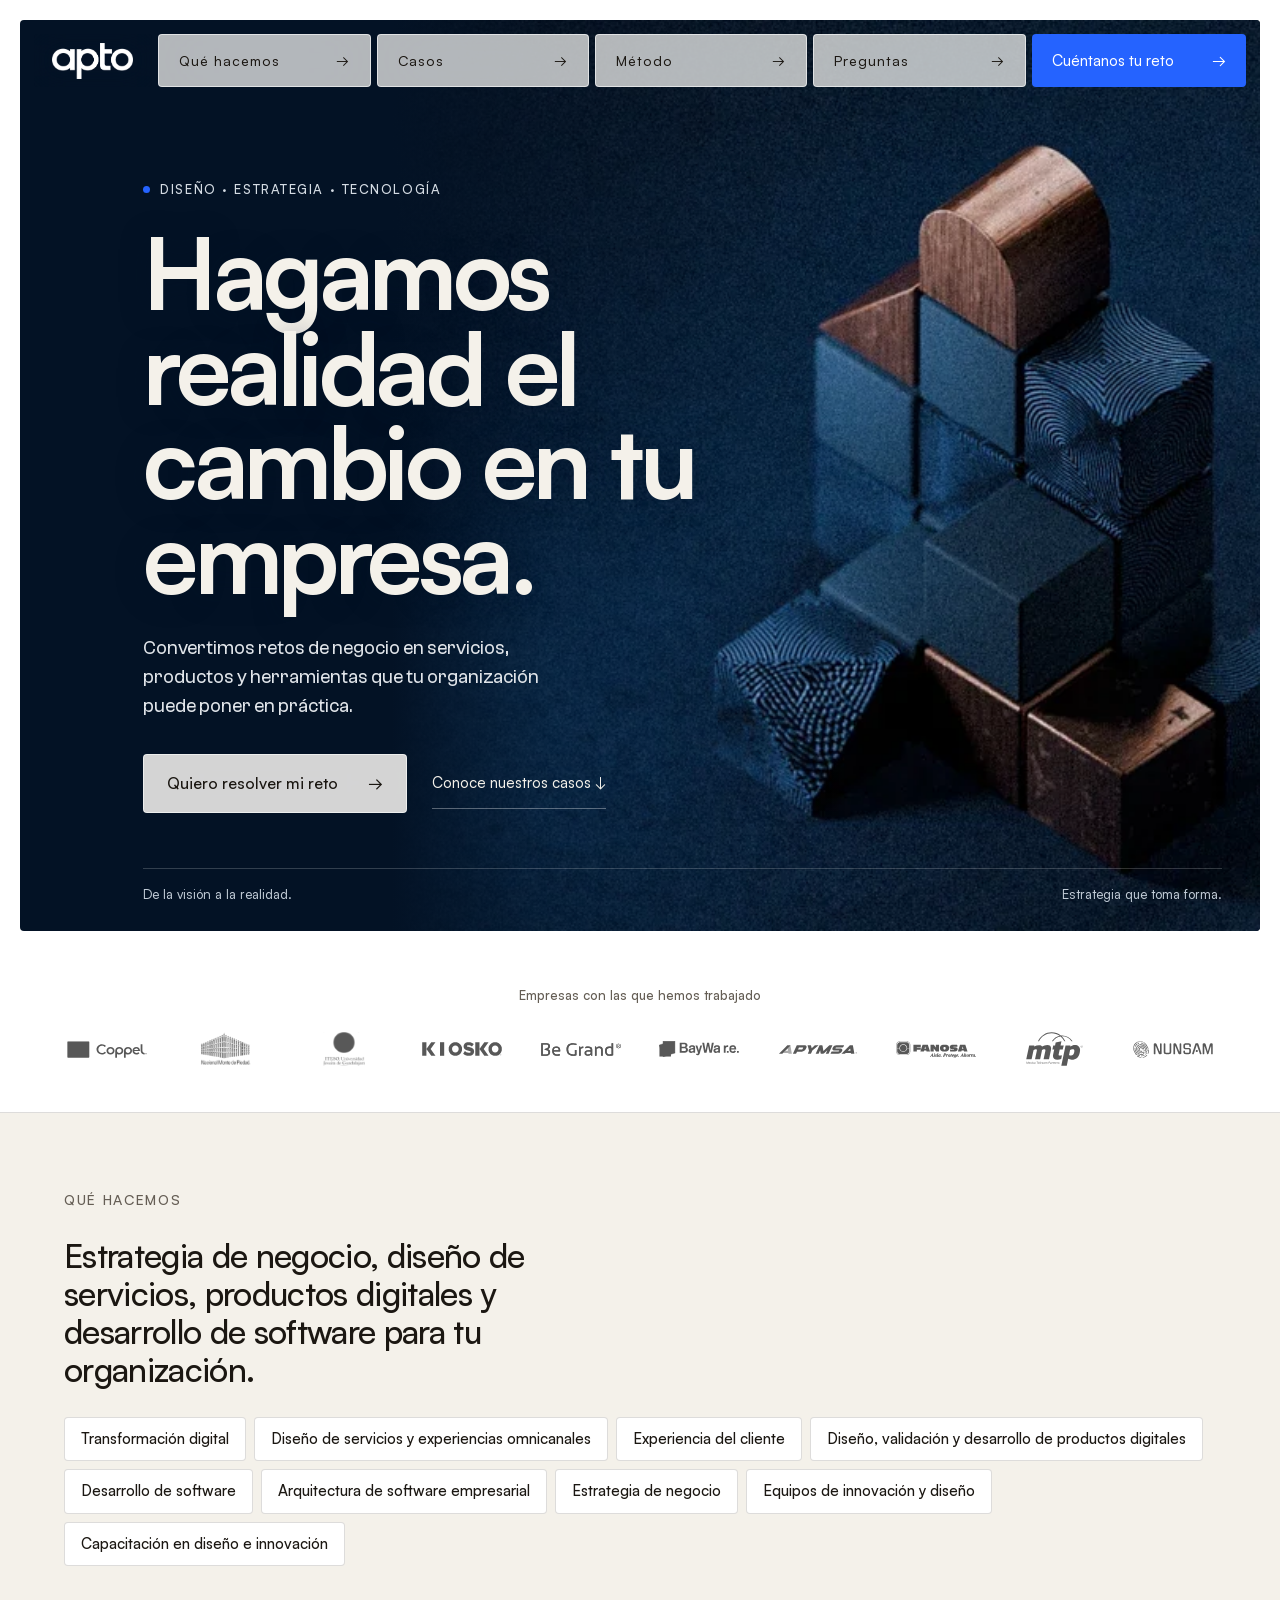
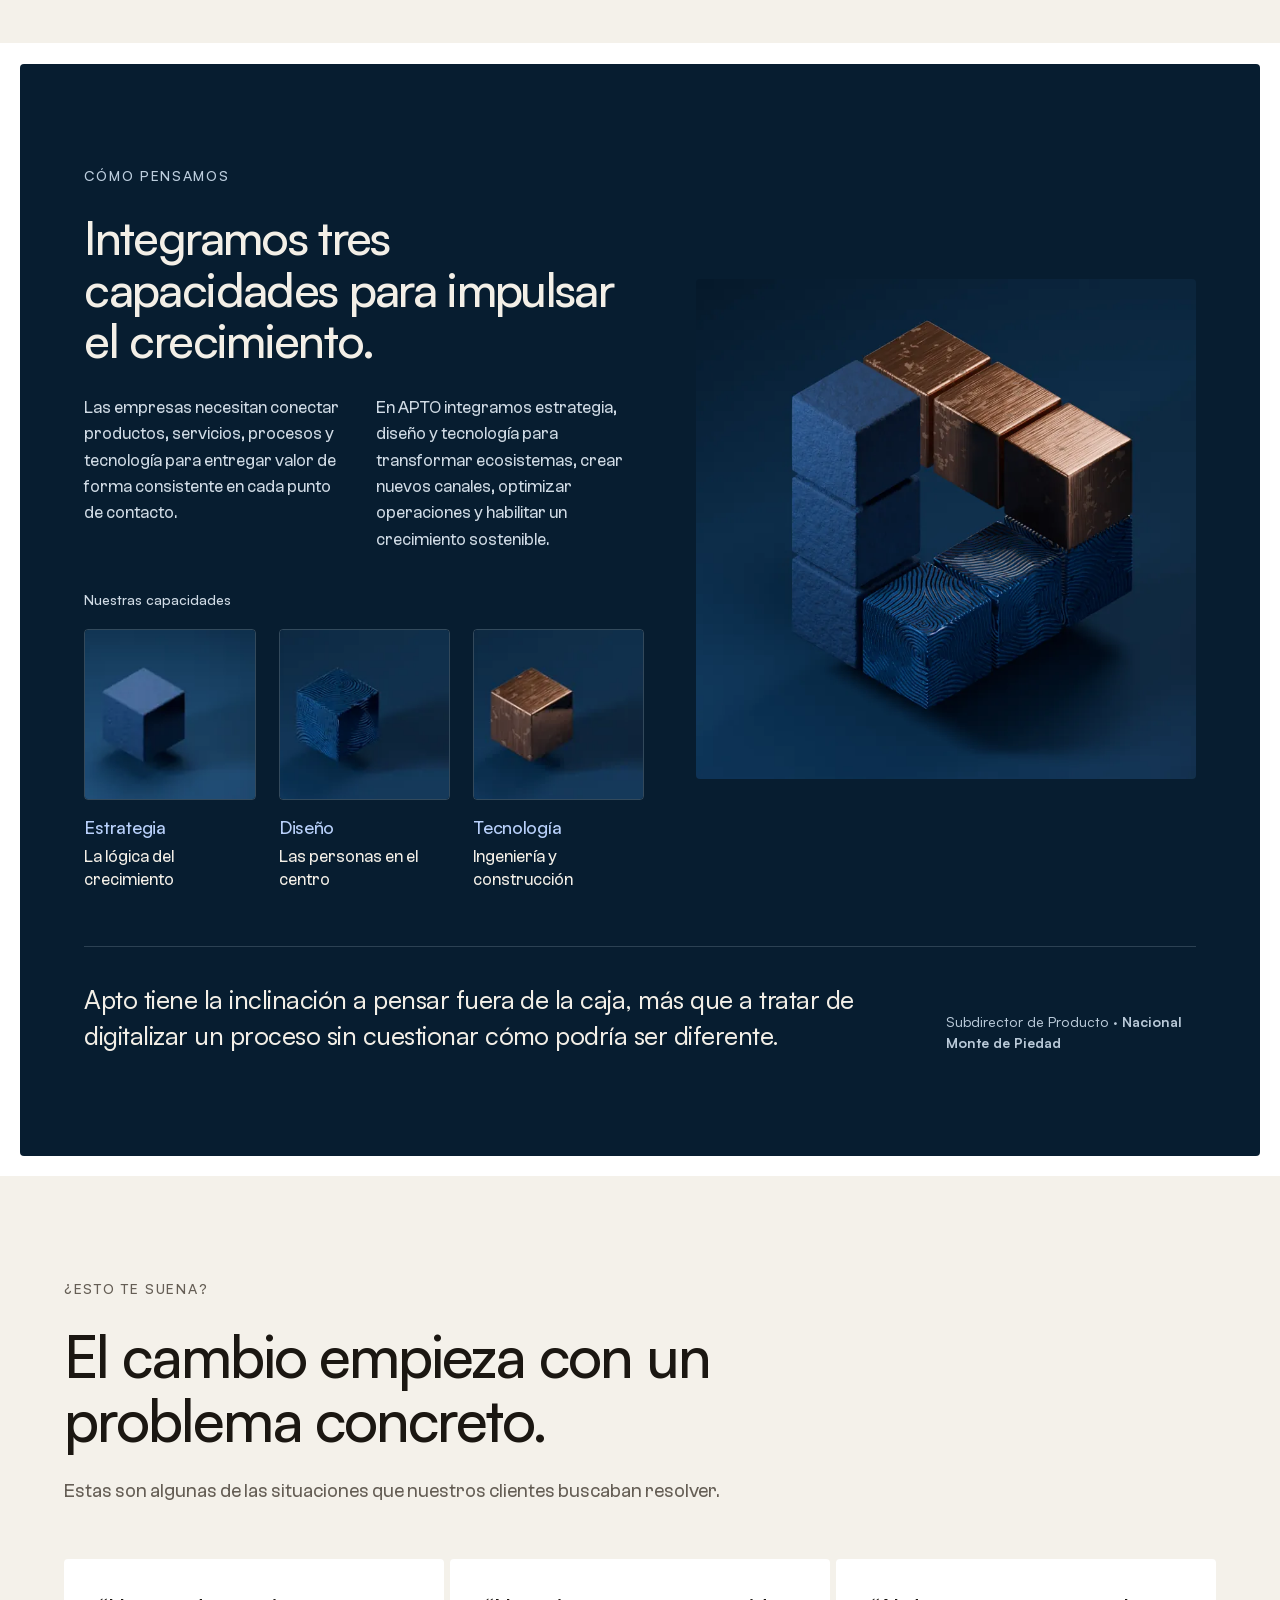
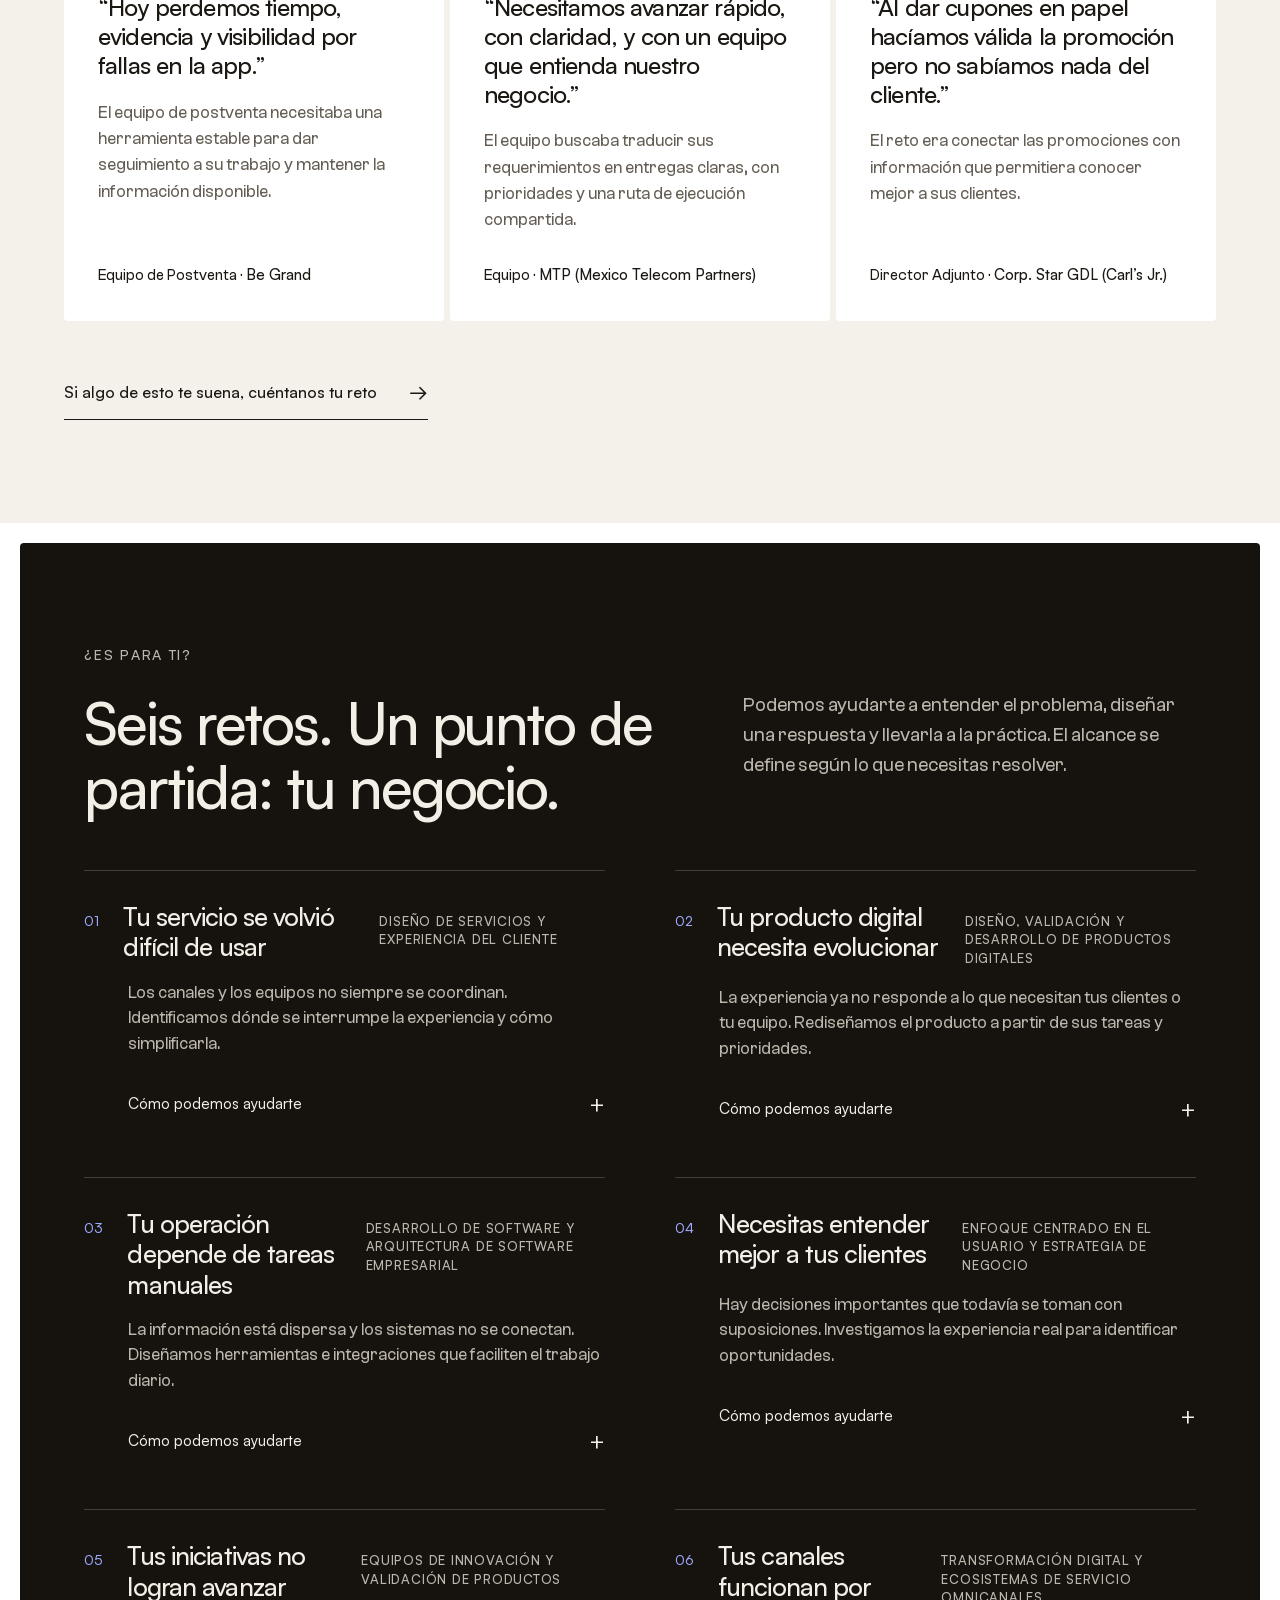
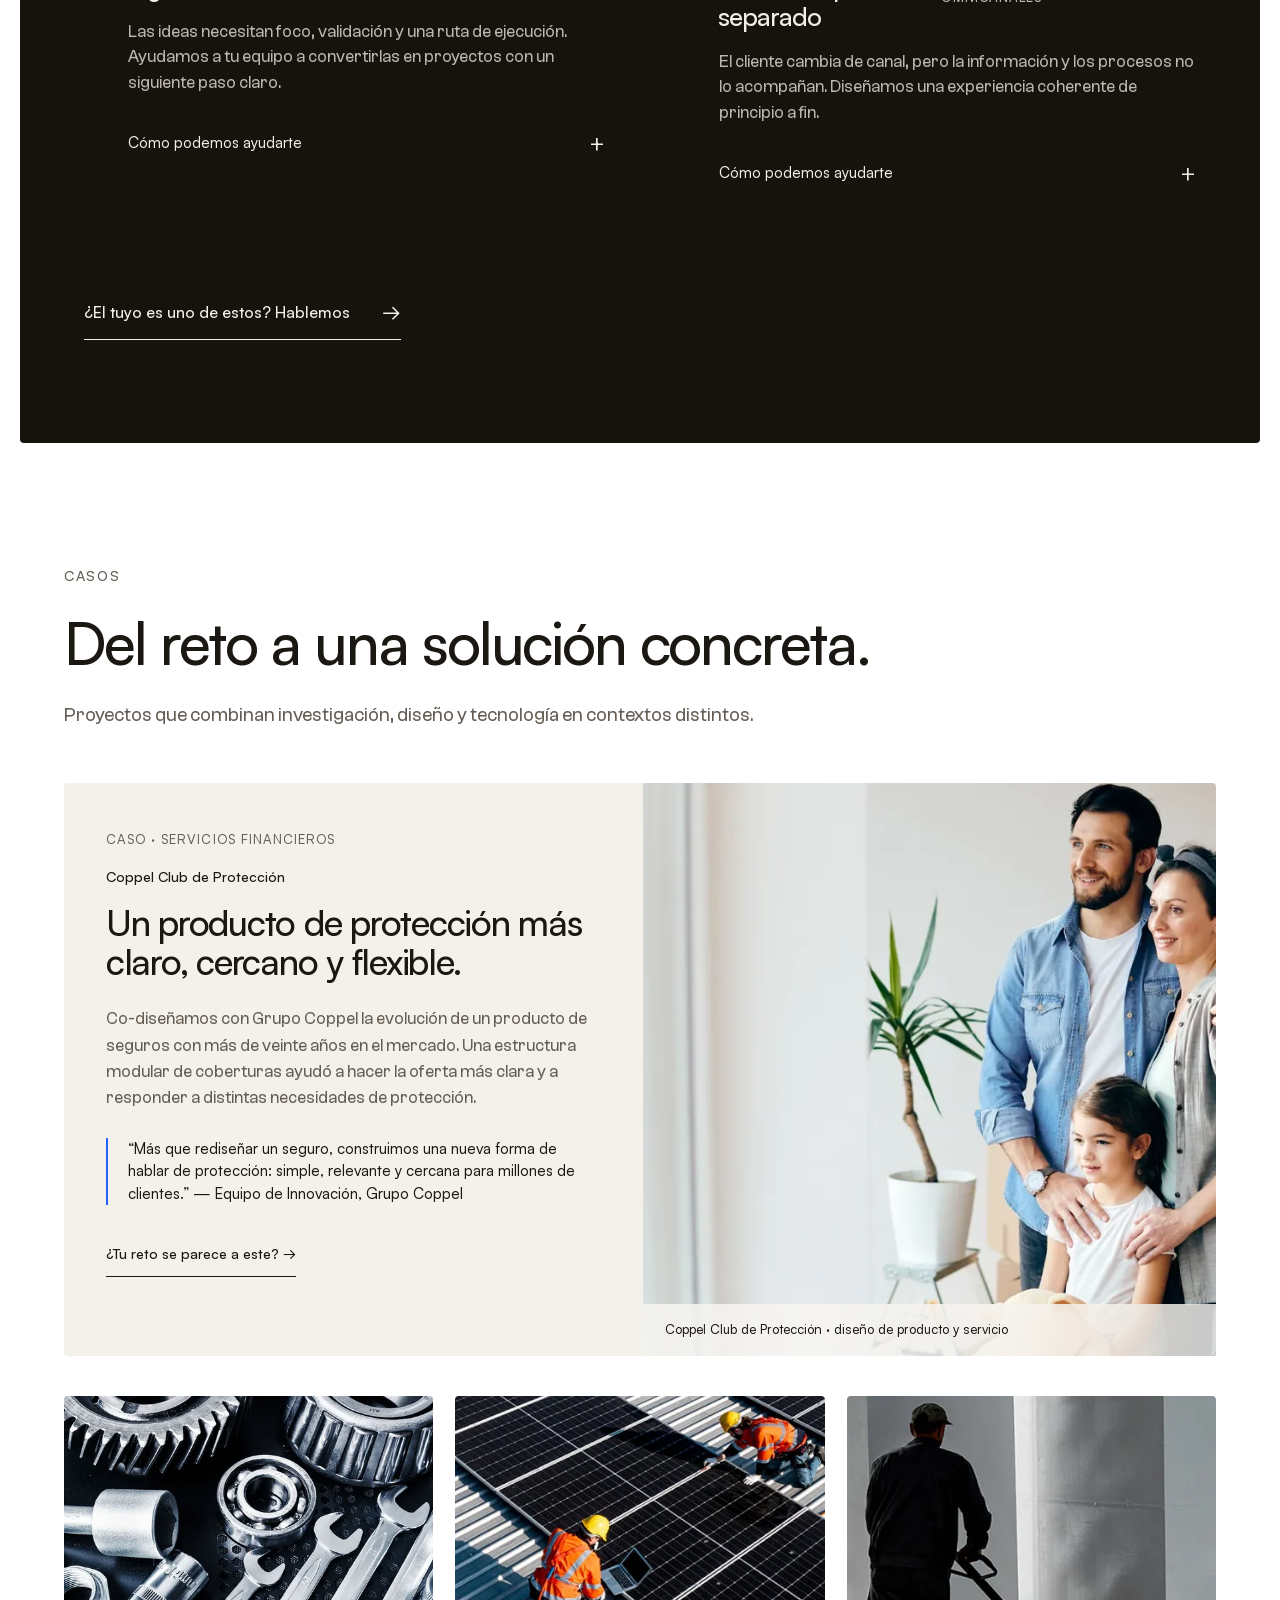
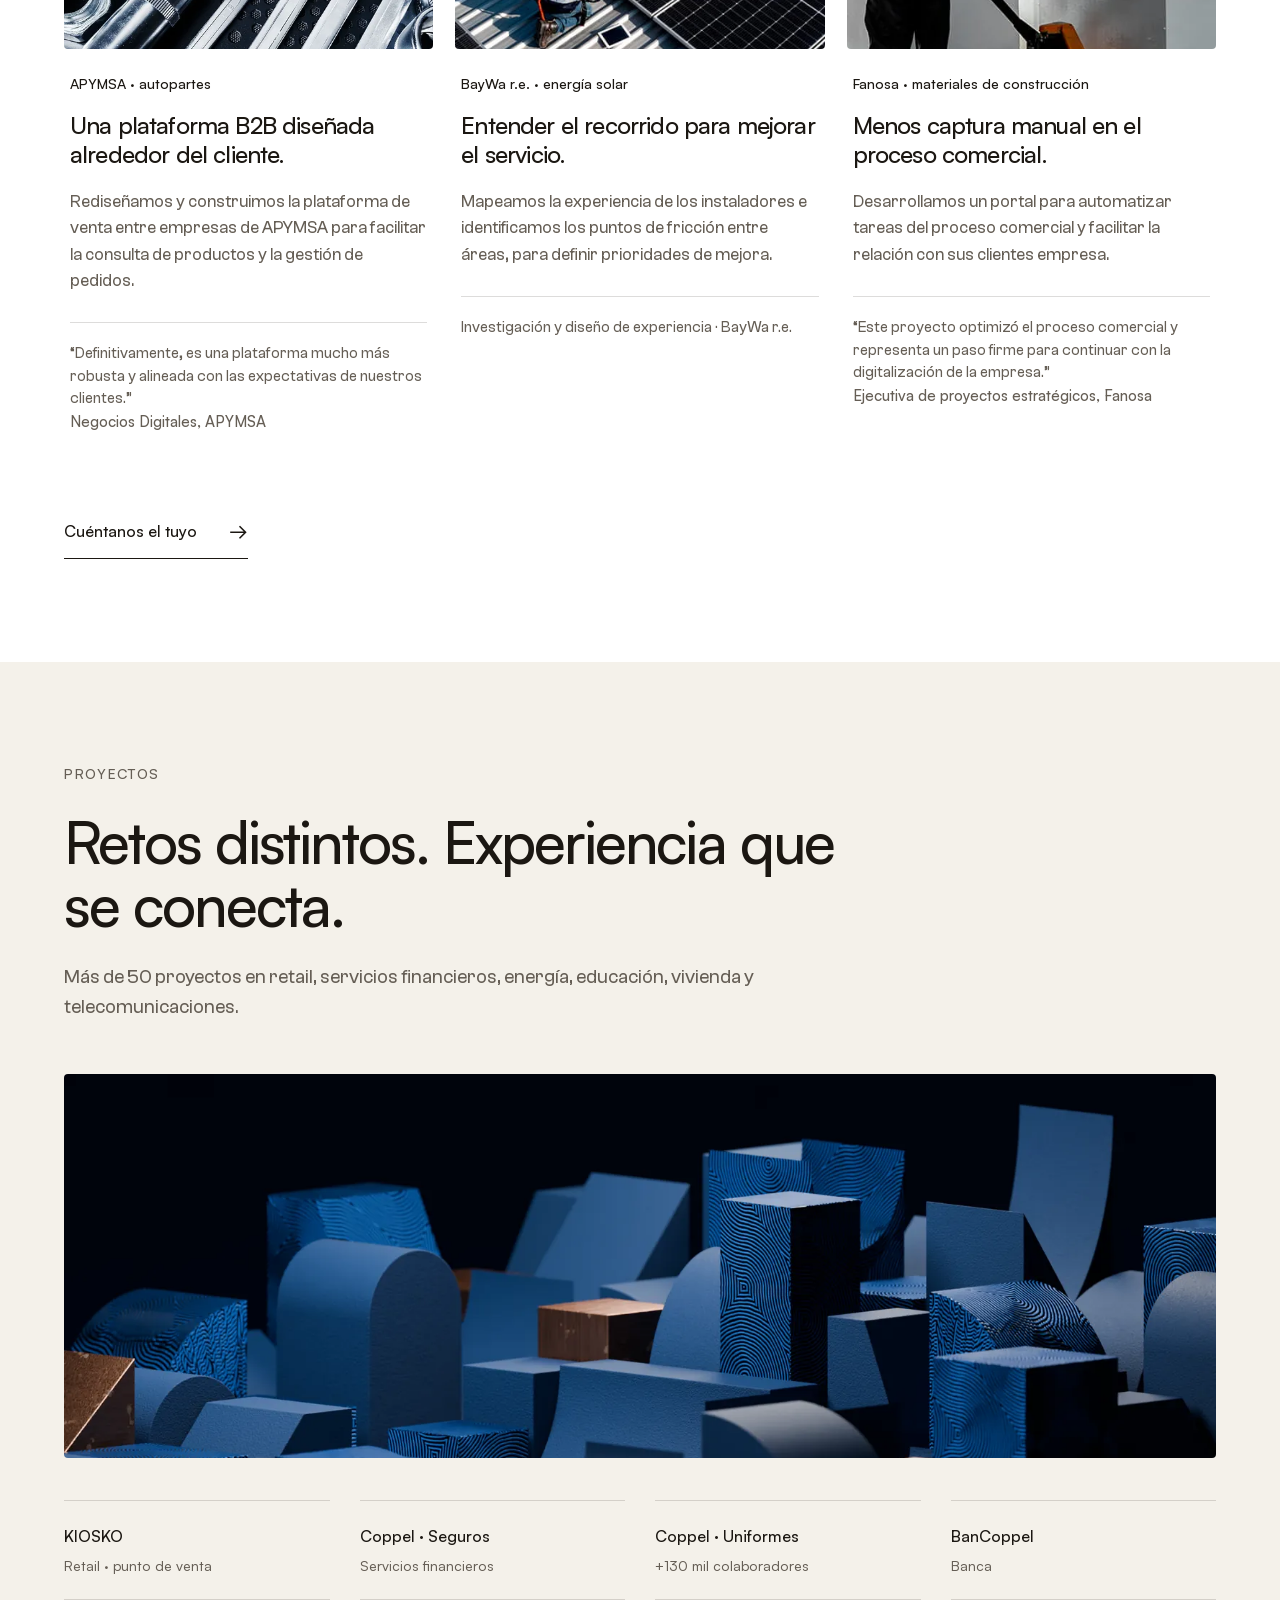
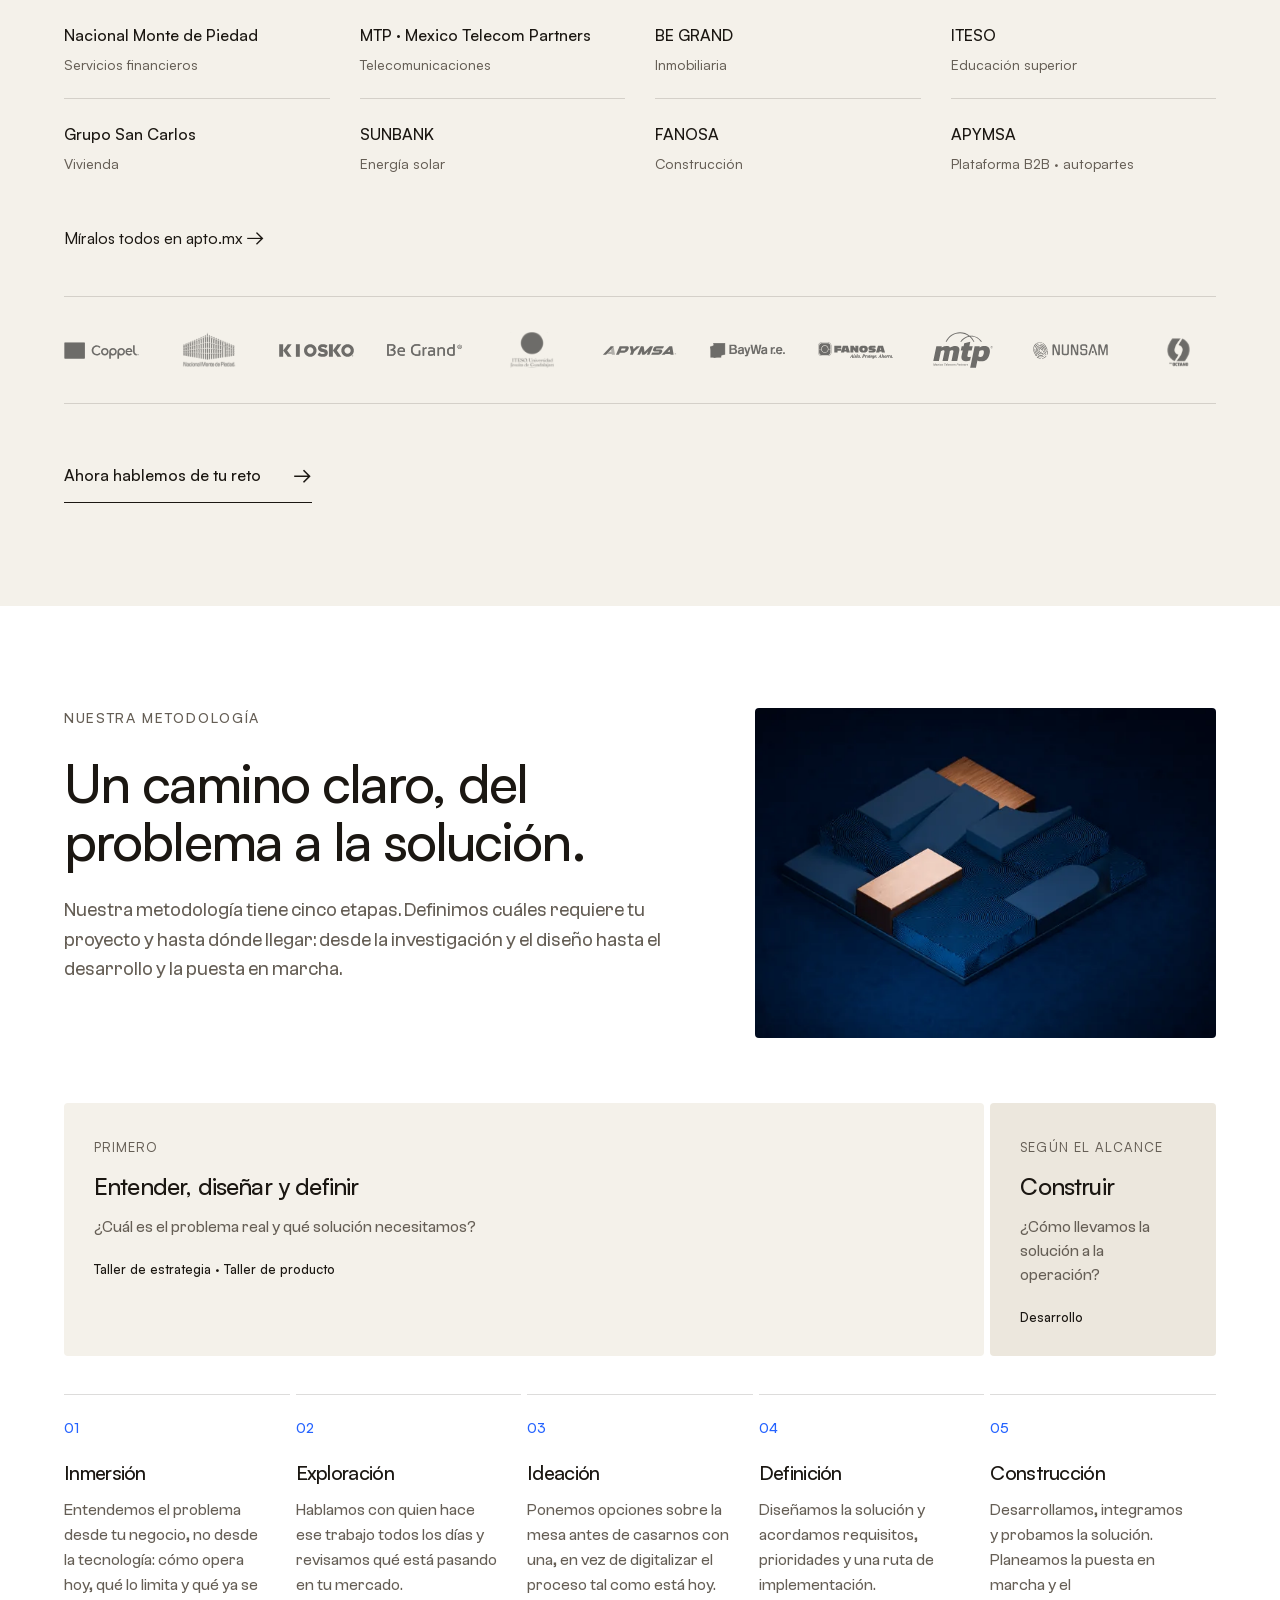
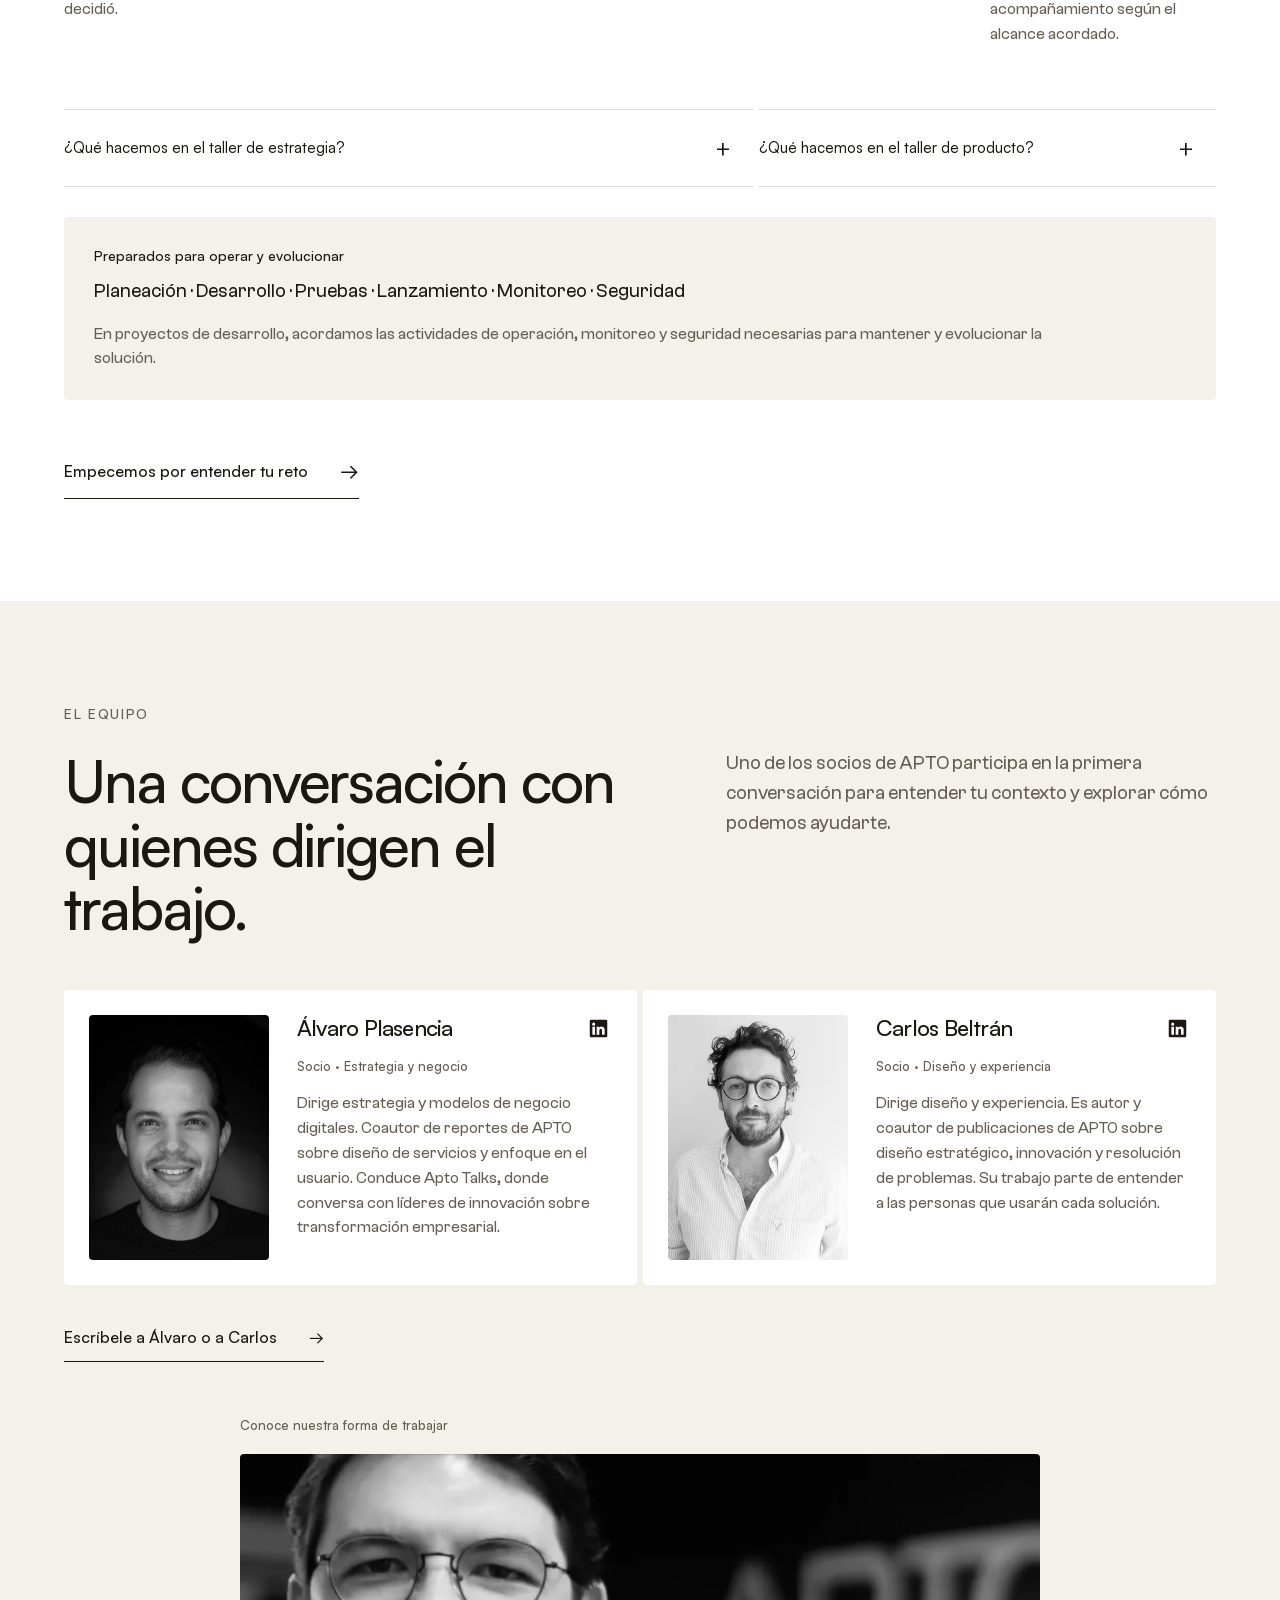
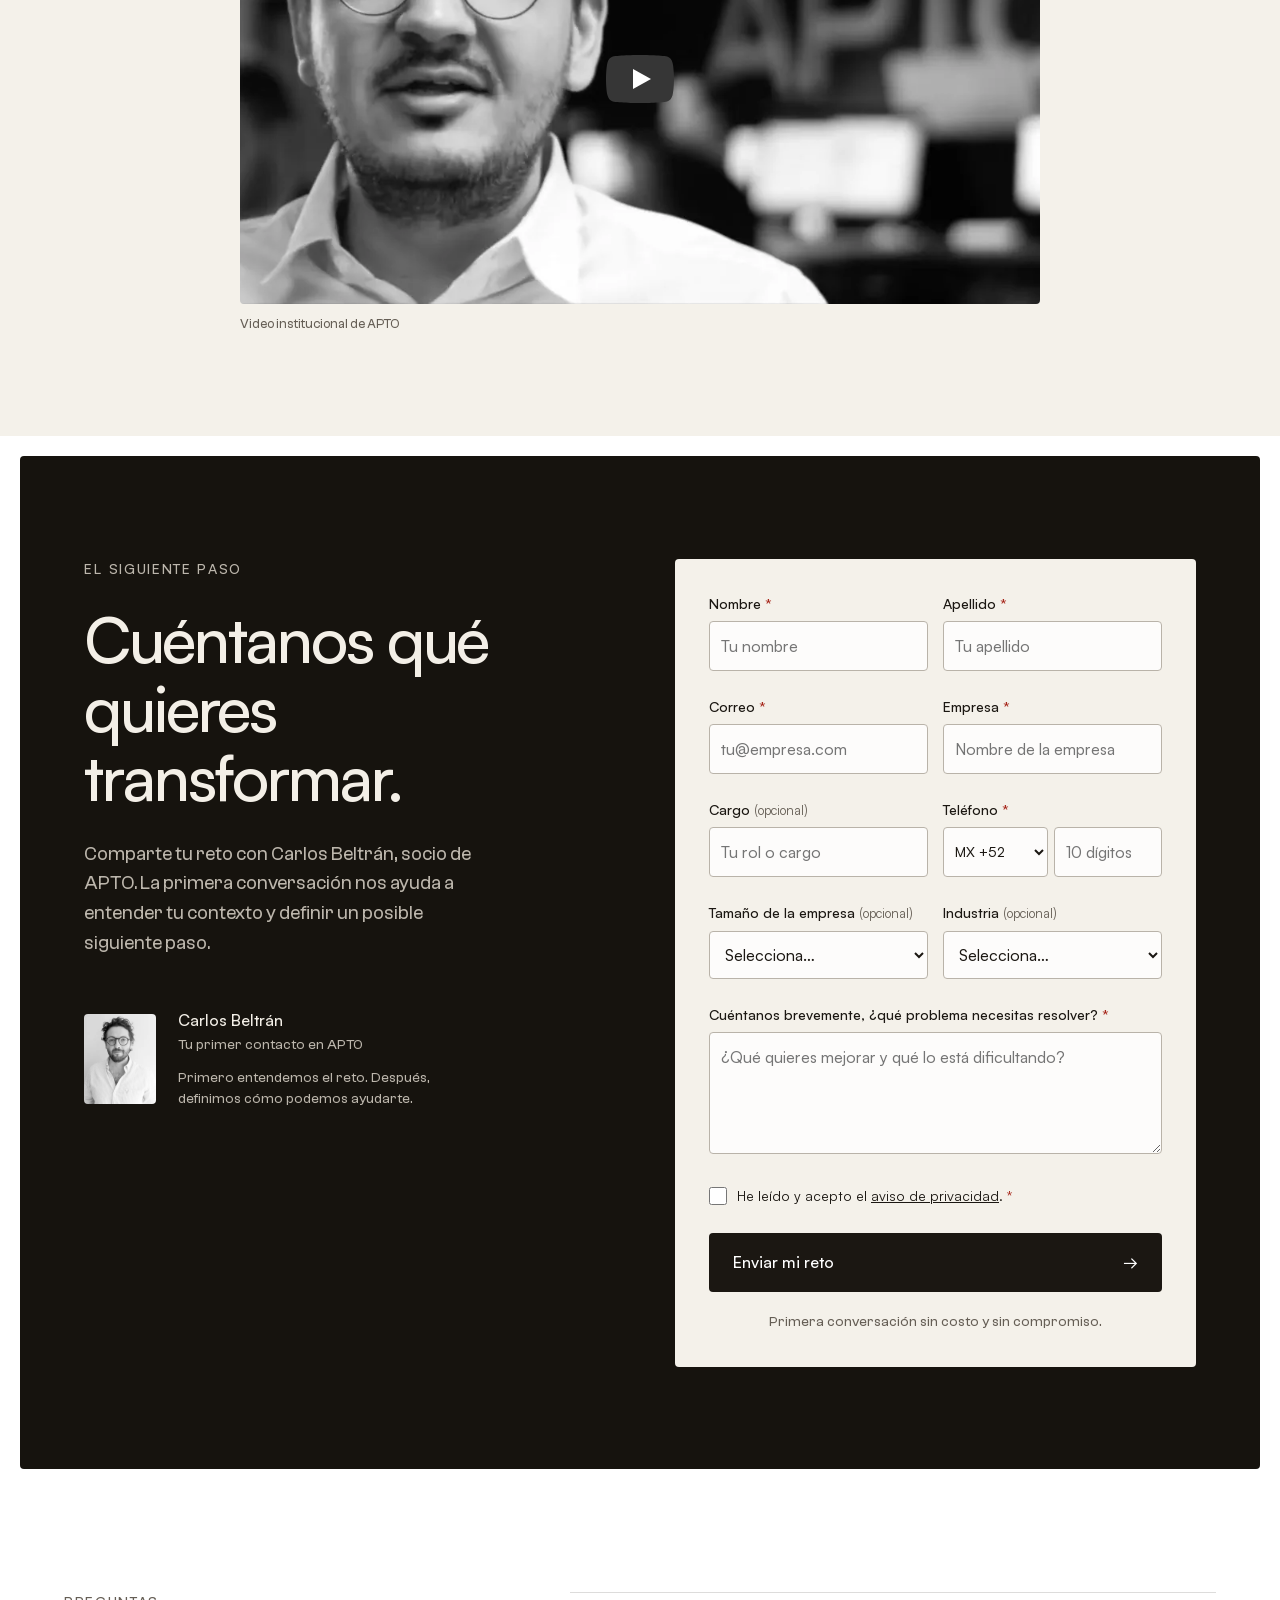
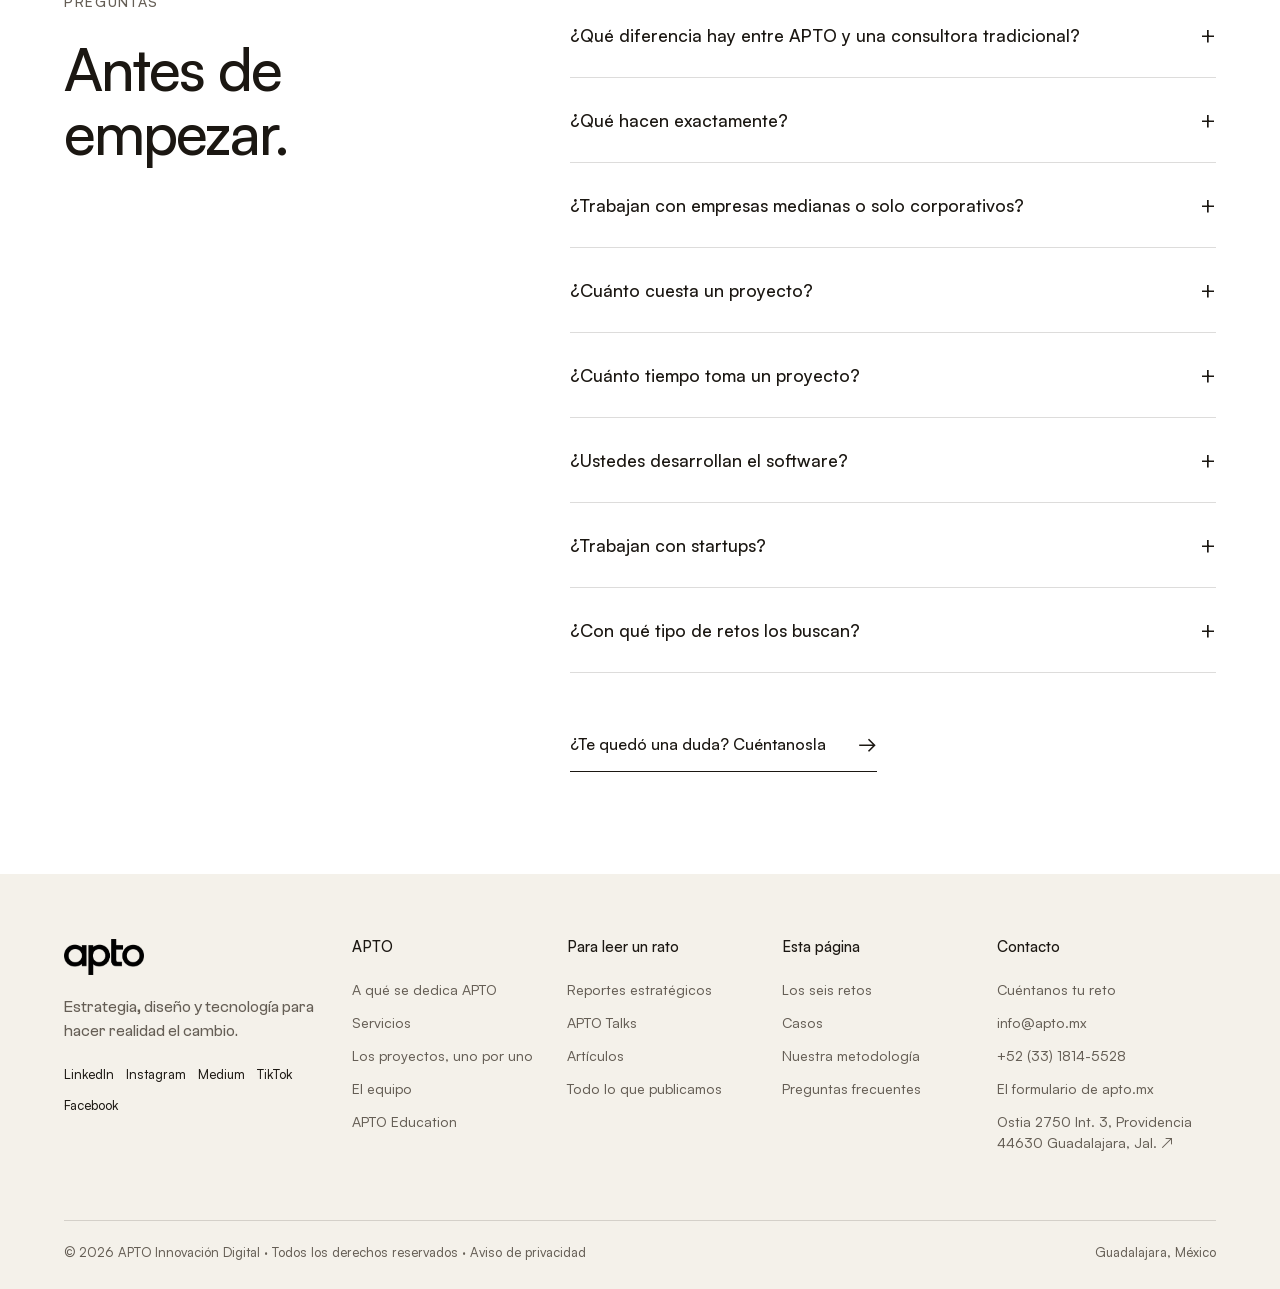
<file: apto/atribucion-20261019/index.html>
<!DOCTYPE html>

<html lang="es-MX"><head><meta charset="utf-8"/><meta name="viewport" content="width=device-width, initial-scale=1, viewport-fit=cover"><title>Estrategia, diseño y tecnología para tu empresa · APTO</title><!-- PROPUESTA title opcion A --><meta name="description" content="Estrategia, diseño y tecnología en un mismo equipo. Convertimos retos de negocio en servicios, productos y herramientas que tu organización puede operar."><!-- PROPUESTA description --><meta content="#01122d" name="theme-color"/>
<meta name="author" content="APTO Innovación S.A.P.I. de C.V.">
<link rel="canonical" href="https://landing.apto.mx/">
<link rel="alternate" hreflang="es-MX" href="https://landing.apto.mx/">
<link rel="alternate" hreflang="x-default" href="https://landing.apto.mx/">
<meta property="og:type" content="website">
<meta property="og:url" content="https://landing.apto.mx/">
<meta property="og:locale" content="es_MX">
<meta property="og:site_name" content="APTO">
<meta property="og:image" content="https://landing.apto.mx/assets/og-image-apto-official.png"><!-- FASE 2: og image nueva 1200x630 con la ilustracion Norma -->
<meta property="og:image:secure_url" content="https://landing.apto.mx/assets/og-image-apto-official.png">
<meta property="og:image:type" content="image/png">
<meta property="og:image:width" content="1200">
<meta property="og:image:height" content="675">
<meta property="og:image:alt" content="APTO · Estrategia, diseño y tecnología">
<meta name="twitter:card" content="summary_large_image">
<meta name="twitter:title" content="APTO · Hagamos realidad el cambio">
<meta name="twitter:description" content="Estrategia, diseño y tecnología en un mismo equipo. Convertimos retos de negocio en servicios, productos y herramientas que tu organización puede operar.">
<meta name="twitter:image" content="https://landing.apto.mx/assets/og-image-apto-official.png">
<link rel="apple-touch-icon" href="assets/favicon-official.png">
<link rel="preconnect" href="https://www.googletagmanager.com">
<link rel="preconnect" href="https://js.hs-scripts.com">
<link rel="preload" as="font" type="font/woff2" href="assets/fonts/ClashGrotesk-Variable.woff2" crossorigin>
<link rel="preload" as="image" type="image/webp" imagesrcset="assets/hero-elegido-640.webp 640w, assets/hero-elegido-800.webp 800w, assets/hero-elegido-1024.webp 1024w" imagesizes="(max-width: 780px) 100vw, 70vw" fetchpriority="high">
<!-- Google Tag Manager · GTM-K7J6MQ8 · la capa de medicion vive en GTM, no tocar -->
<!-- GTM head removido en preview -->
<!-- End Google Tag Manager -->
<!-- HubSpot tracking · cookie hutk para atribucion en el CRM -->

<meta name="robots" content="index, follow, max-image-preview:large, max-snippet:-1, max-video-preview:-1"><link href="assets/favicon-official.png" rel="icon"/><link as="font" crossorigin="" href="assets/fonts/Satoshi-Variable.woff2" rel="preload" type="font/woff2"/><link href="styles.css?v=20260929a" rel="stylesheet"/><meta content="APTO · Hagamos realidad el cambio" property="og:title"/><meta content="Estrategia, diseño y tecnología para transformar retos de negocio en servicios, productos y herramientas que tu organización puede poner en práctica." property="og:description"/><script>/* Hero por intencion · el titulo cambia por grupo de anuncio (utm_content={adgroupid}) · texto plano, misma tipografia · frases de la v1 (22-sep) reactivadas el 29-sep */(function(){try{var m={"203507053092":["Transformación digital en tu empresa.","Y la dejamos funcionando."],"198954015072":["Diseñamos y construimos el software de tu operación.","Y lo dejamos funcionando."],"198954016072":["Digitalizamos la operación de tu empresa.","Y la dejamos funcionando."],"199042708752":["Diseñamos la experiencia de tus clientes.","Y la dejamos funcionando."],"197062139406":["Estrategia de negocio que parte de tu cliente.","Y la dejamos funcionando."],"199885822522":["Innovación que sale del papel en tu empresa.","Y la dejamos funcionando."],"197070239423":["Diseñamos tu experiencia de servicio omnicanal.","Y la dejamos funcionando."],"203507055532":["Armamos el equipo de innovación de tu empresa.","Y lo dejamos funcionando."],"199879292282":["Diseñamos y desarrollamos tu producto digital.","Y lo dejamos funcionando."],"204037436091":["Validamos y construimos tu producto digital.","Y lo dejamos funcionando."],"202648873834":["Transformación digital en tu empresa.","Y la dejamos funcionando."],"202648873354":["Diseñamos y construimos el software de tu operación.","Y lo dejamos funcionando."],"202648873394":["Digitalizamos la operación de tu empresa.","Y la dejamos funcionando."],"202648873434":["Diseñamos la experiencia de tus clientes.","Y la dejamos funcionando."],"202648873114":["Estrategia de negocio que parte de tu cliente.","Y la dejamos funcionando."],"202648873634":["Innovación que sale del papel en tu empresa.","Y la dejamos funcionando."],"202648873154":["Diseñamos tu experiencia de servicio omnicanal.","Y la dejamos funcionando."],"202648873874":["Armamos el equipo de innovación de tu empresa.","Y lo dejamos funcionando."],"202648873594":["Diseñamos y desarrollamos tu producto digital.","Y lo dejamos funcionando."],"202648873914":["Validamos y construimos tu producto digital.","Y lo dejamos funcionando."]};var id=new URLSearchParams(location.search).get("utm_content");var v=id&&m[id];if(!v)return;document.documentElement.setAttribute("data-hero-variant",id);document.addEventListener("DOMContentLoaded",function(){var h=document.querySelector(".hero h1")||document.querySelector("h1");if(!h)return;h.textContent=v[0]+" "+v[1];});}catch(e){}})();</script>
<script type="application/ld+json">{"@context": "https://schema.org", "@type": "ProfessionalService", "@id": "https://apto.mx/#organization", "name": "APTO", "legalName": "APTO Innovación S.A.P.I. de C.V.", "url": "https://apto.mx", "logo": "https://landing.apto.mx/assets/apto-logo.png", "image": "https://landing.apto.mx/assets/og-image-apto-official.png", "description": "Estrategia, diseño y tecnología. Convertimos retos de negocio en servicios, productos y herramientas que tu organización puede poner en práctica.", "slogan": "Hagamos realidad el cambio.", "email": "info@apto.mx", "telephone": "+52-33-1814-5528", "priceRange": "$$$", "areaServed": {"@type": "Country", "name": "México"}, "address": {"@type": "PostalAddress", "addressLocality": "Guadalajara", "addressRegion": "JAL", "addressCountry": "MX", "streetAddress": "Ostia 2750 Int. 3, Providencia", "postalCode": "44630"}, "contactPoint": [{"@type": "ContactPoint", "telephone": "+52-33-1814-5528", "contactType": "sales", "email": "info@apto.mx", "areaServed": "MX", "availableLanguage": ["Spanish", "English"]}], "sameAs": ["https://www.linkedin.com/company/apto-innovacion/", "https://www.instagram.com/apto.innovation/", "https://www.facebook.com/apto.innovation/", "https://medium.com/apto-magazine", "https://www.tiktok.com/@apto.innovation"]}</script>
<script type="application/ld+json">{"@context": "https://schema.org", "@type": "FAQPage", "mainEntity": [{"@type": "Question", "name": "¿Qué diferencia hay entre APTO y una consultora tradicional?", "acceptedAnswer": {"@type": "Answer", "text": "Integramos estrategia, diseño y tecnología para conectar la definición del problema con su implementación. Podemos participar en una etapa específica o acompañar un proceso más amplio, según el alcance acordado."}}, {"@type": "Question", "name": "¿Qué hacen exactamente?", "acceptedAnswer": {"@type": "Answer", "text": "Investigamos necesidades, diseñamos servicios y productos, validamos soluciones y desarrollamos herramientas digitales. Combinamos estas capacidades según el reto de cada organización."}}, {"@type": "Question", "name": "¿Trabajan con empresas medianas o solo corporativos?", "acceptedAnswer": {"@type": "Answer", "text": "Trabajamos con empresas de distintos tamaños. Lo importante es entender el problema, los objetivos, la capacidad del equipo y los recursos disponibles."}}, {"@type": "Question", "name": "¿Cuánto cuesta un proyecto?", "acceptedAnswer": {"@type": "Answer", "text": "El costo depende del alcance, las entregas y la complejidad del proyecto. Después de entender tu contexto, preparamos una propuesta con actividades, tiempos e inversión."}}, {"@type": "Question", "name": "¿Cuánto tiempo toma un proyecto?", "acceptedAnswer": {"@type": "Answer", "text": "La duración depende de las etapas y entregas acordadas, las integraciones y la disponibilidad de los equipos. Definimos un calendario al preparar la propuesta."}}, {"@type": "Question", "name": "¿Ustedes desarrollan el software?", "acceptedAnswer": {"@type": "Answer", "text": "Contamos con capacidades de arquitectura, desarrollo, pruebas y puesta en marcha. En la propuesta definimos qué construirá APTO, qué corresponde a tu equipo y qué dependencias existen."}}, {"@type": "Question", "name": "¿Trabajan con startups?", "acceptedAnswer": {"@type": "Answer", "text": "Sí. Evaluamos cada iniciativa según el problema que busca resolver, su etapa de validación y los recursos disponibles."}}, {"@type": "Question", "name": "¿Con qué tipo de retos los buscan?", "acceptedAnswer": {"@type": "Answer", "text": "Mejorar servicios, evolucionar productos digitales, simplificar operaciones, entender a los clientes, impulsar iniciativas de innovación y conectar canales. Podemos empezar por definir el problema contigo."}}]}</script>
</head><body>
<!-- Google Tag Manager (noscript) --><noscript><iframe src="https://www.googletagmanager.com/ns.html?id=GTM-K7J6MQ8" height="0" width="0" style="display:none;visibility:hidden"></iframe></noscript><!-- End Google Tag Manager --><a class="skip-link" href="#main">Saltar al contenido</a><a class="skip-link" href="#cta-form" data-track="skip_link_form_click">Saltar al formulario de contacto</a><header class="site-head"><a aria-label="APTO, inicio" class="logo-mod" href="#hero" data-track="nav_logo_click"><img class="logo-mark" src="assets/apto-logo-243.png" alt="APTO" width="81" height="36" decoding="sync"/></a><nav aria-label="Navegación principal" class="menu-bar"><a href="#productos" data-track="nav_link_click" data-nav-link="productos">Qué hacemos <span aria-hidden="true">→</span></a><a href="#casos" data-track="nav_link_click" data-nav-link="casos">Casos <span aria-hidden="true">→</span></a><a href="#metodo" data-track="nav_link_click" data-nav-link="metodo">Método <span aria-hidden="true">→</span></a><a href="#faq" data-track="nav_link_click" data-nav-link="faq">Preguntas <span aria-hidden="true">→</span></a></nav><a class="btn-head" href="#cta-form" data-track="nav_cta_click">Cuéntanos tu reto <span aria-hidden="true">→</span></a><button aria-controls="mobile-nav" aria-expanded="false" class="menu-toggle" type="button">Menú <span aria-hidden="true">+</span></button><nav aria-label="Navegación móvil" hidden="" id="mobile-nav"><a href="#productos" data-track="nav_mobile_link_click" data-nav-link="productos" data-mobile-menu-close>Qué hacemos</a><a href="#casos" data-track="nav_mobile_link_click" data-nav-link="casos" data-mobile-menu-close>Casos</a><a href="#metodo" data-track="nav_mobile_link_click" data-nav-link="metodo" data-mobile-menu-close>Método</a><a href="#faq" data-track="nav_mobile_link_click" data-nav-link="faq" data-mobile-menu-close>Preguntas</a><a href="#cta-form" data-track="nav_mobile_menu_cta_click" data-mobile-menu-close>Cuéntanos tu reto <span aria-hidden="true">→</span></a></nav></header><main id="main">
<section class="hero" id="hero"><div class="hero-art"><img alt="Torres de bloques de azul mineral con texturas y remate de cobre, universo visual APTO" decoding="async" fetchpriority="high" height="576" sizes="(max-width: 780px) 100vw, 70vw" src="assets/hero-elegido-1024.webp" srcset="assets/hero-elegido-640.webp 640w, assets/hero-elegido-800.webp 800w, assets/hero-elegido-1024.webp 1024w" width="1024"/></div>
<div class="hero-content"><p class="eyebrow"><span class="gdot"></span>Diseño · Estrategia · Tecnología</p><h1>Hagamos realidad el cambio en tu empresa.</h1><p class="hero-sub">Convertimos retos de negocio en servicios, productos y herramientas que tu organización puede poner en práctica.</p><div class="hero-actions"><a class="btn btn-glass" href="#cta-form" data-track="hero_cta_click">Quiero resolver mi reto <span aria-hidden="true">→</span></a><a class="hero-case-link" href="#casos" data-track="hero_secondary_click">Conoce nuestros casos <span aria-hidden="true">↓</span></a></div></div><div class="hero-bottom"><span>De la visión a la realidad.</span><span>Estrategia que toma forma.</span></div></section><div class="client-proof">
<p class="hero__proof-label">Empresas con las que hemos trabajado</p>
<ul class="client-logos">
<li><img alt="Coppel" decoding="async" loading="lazy" src="assets/logos/clientes/coppel.svg" width="174" height="37"/></li>
<li><img alt="Nacional Monte de Piedad" decoding="async" loading="lazy" src="assets/logos/clientes/nmdp.svg" width="120" height="81"/></li>
<li><img alt="ITESO" decoding="async" loading="lazy" src="assets/logos/clientes/iteso.svg" width="121" height="99"/></li>
<li><img alt="KIOSKO" decoding="async" loading="lazy" src="assets/logos/clientes/kiosko.svg" width="205" height="35"/></li>
<li><img alt="Be Grand" decoding="async" loading="lazy" src="assets/logos/clientes/bregrand.svg" width="219" height="35"/></li>
<li><img alt="BayWa r.e." decoding="async" loading="lazy" src="assets/logos/clientes/bayware.svg" width="182" height="36"/></li>
<li><img alt="APYMSA" decoding="async" loading="lazy" src="assets/logos/clientes/apymsa.svg" width="191" height="21"/></li>
<li><img alt="Fanosa" decoding="async" loading="lazy" src="assets/logos/clientes/fanosa.svg" width="224" height="48"/></li>
<li><img alt="MTP · Mexico Telecom Partners" decoding="async" loading="lazy" src="assets/logos/clientes/mtp.svg" width="111" height="65"/></li>
<li><img alt="Nunsam" decoding="async" loading="lazy" src="assets/logos/clientes/nunsam.svg" width="208" height="44"/></li>
</ul>
</div>

<!-- PROPUESTA 22-sep · bloque "Qué hacemos" con servicios publicados en apto.mx · pendiente de aprobación APTO -->
<section class="servicios" id="servicios" aria-labelledby="servicios-title">
<div class="container">
<p class="eyebrow">Qué hacemos</p>
<h2 id="servicios-title" class="servicios__title">Estrategia de negocio, diseño de servicios, productos digitales y desarrollo de software para tu organización.</h2>
<ul class="servicios__list"><li><a href="#productos" data-track="servicio_chip_click" data-item="Transformación digital">Transformación digital</a></li><li><a href="#productos" data-track="servicio_chip_click" data-item="Diseño de servicios y experiencias omnicanales">Diseño de servicios y experiencias omnicanales</a></li><li><a href="#productos" data-track="servicio_chip_click" data-item="Experiencia del cliente">Experiencia del cliente</a></li><li><a href="#productos" data-track="servicio_chip_click" data-item="Diseño, validación y desarrollo de productos digitales">Diseño, validación y desarrollo de productos digitales</a></li><li><a href="#productos" data-track="servicio_chip_click" data-item="Desarrollo de software">Desarrollo de software</a></li><li><a href="#productos" data-track="servicio_chip_click" data-item="Arquitectura de software empresarial">Arquitectura de software empresarial</a></li><li><a href="#categoria" data-track="servicio_chip_click" data-item="Estrategia de negocio">Estrategia de negocio</a></li><li><a href="#productos" data-track="servicio_chip_click" data-item="Equipos de innovación y diseño">Equipos de innovación y diseño</a></li><li><a href="#metodo" data-track="servicio_chip_click" data-item="Capacitación en diseño e innovación">Capacitación en diseño e innovación</a></li></ul>
</div>
</section>
<!-- /PROPUESTA -->
<section class="categoria categoria--capacidades" id="categoria" aria-labelledby="capacidades-title">
<div class="container">
<div class="thinking-layout">
<header class="thinking-copy">
<p class="eyebrow">Cómo pensamos</p>
<h2 id="capacidades-title">Integramos tres capacidades para impulsar el crecimiento.</h2>
<div class="thinking-context">
<p>Las empresas necesitan conectar productos, servicios, procesos y tecnología para entregar valor de forma consistente en cada punto de contacto.</p>
<p>En APTO integramos estrategia, diseño y tecnología para transformar ecosistemas, crear nuevos canales, optimizar operaciones y habilitar un crecimiento sostenible.</p>
</div>
</header>
<figure class="thinking-assembly">
<img src="assets/capacidades-integradas-1400.webp" srcset="assets/capacidades-integradas-800.webp 800w, assets/capacidades-integradas-1400.webp 1400w" sizes="(max-width: 620px) 170vw, (max-width: 1000px) 80vw, 85vw" width="1400" height="788" alt="Un mismo ensamble integra los bloques de estrategia en azul liso, diseño en azul texturado y tecnología en cobre." loading="lazy" decoding="async"/>
</figure>
<div class="thinking-capabilities">
<p class="capabilities-label">Nuestras capacidades</p>
<div class="capabilities-grid">
<article class="capability">
<img src="assets/capacidad-estrategia-640.webp" srcset="assets/capacidad-estrategia-320.webp 320w, assets/capacidad-estrategia-640.webp 640w" sizes="(max-width: 620px) 160px, (max-width: 1000px) 50vw, 24vw" width="640" height="360" alt="Cubo azul liso" loading="lazy" decoding="async"/>
<h3>Estrategia</h3>
<p>La lógica del crecimiento</p>
</article>
<article class="capability">
<img src="assets/capacidad-diseno-640.webp" srcset="assets/capacidad-diseno-320.webp 320w, assets/capacidad-diseno-640.webp 640w" sizes="(max-width: 620px) 160px, (max-width: 1000px) 50vw, 24vw" width="640" height="360" alt="Cubo azul con relieve de líneas curvas" loading="lazy" decoding="async"/>
<h3>Diseño</h3>
<p>Las personas en el centro</p>
</article>
<article class="capability">
<img src="assets/capacidad-tecnologia-640.webp" srcset="assets/capacidad-tecnologia-320.webp 320w, assets/capacidad-tecnologia-640.webp 640w" sizes="(max-width: 620px) 160px, (max-width: 1000px) 50vw, 24vw" width="640" height="360" alt="Cubo de cobre" loading="lazy" decoding="async"/>
<h3>Tecnología</h3>
<p>Ingeniería y construcción</p>
</article>
</div>
</div>
</div>
<figure class="cita-diferencial">
<blockquote>Apto tiene la inclinación a pensar fuera de la caja, más que a tratar de digitalizar un proceso sin cuestionar cómo podría ser diferente.</blockquote>
<figcaption>Subdirector de Producto · <strong>Nacional Monte de Piedad</strong></figcaption>
</figure>
</div>
</section>
<section class="section" id="problema">
<div class="container">
<header class="section__header">
<p class="eyebrow">¿Esto te suena?</p>
<h2>El cambio empieza con un problema concreto.</h2>
<p class="lead">Estas son algunas de las situaciones que nuestros clientes buscaban resolver.</p>
</header>
<div class="cards-3">
<article class="card">
<h3 class="card__title">“Hoy perdemos tiempo, evidencia y visibilidad por fallas en la app.”</h3>
<p class="card__body">El equipo de postventa necesitaba una herramienta estable para dar seguimiento a su trabajo y mantener la información disponible.</p>
<p class="card__attrib">Equipo de Postventa · <strong>Be Grand</strong></p>
</article>
<article class="card">
<h3 class="card__title">“Necesitamos avanzar rápido, con claridad, y con un equipo que entienda nuestro negocio.”</h3>
<p class="card__body">El equipo buscaba traducir sus requerimientos en entregas claras, con prioridades y una ruta de ejecución compartida.</p>
<p class="card__attrib">Equipo · <strong>MTP (Mexico Telecom Partners)</strong></p>
</article>
<article class="card">
<h3 class="card__title">“Al dar cupones en papel hacíamos válida la promoción pero no sabíamos nada del cliente.”</h3>
<p class="card__body">El reto era conectar las promociones con información que permitiera conocer mejor a sus clientes.</p>
<p class="card__attrib">Director Adjunto · <strong>Corp. Star GDL (Carl’s Jr.)</strong></p>
</article>
</div>
<div class="section-cta">
<a class="section-cta__link" href="#cta-form" data-track="problema_cta_click">Si algo de esto te suena, cuéntanos tu reto <span aria-hidden="true" class="arr">→</span></a>
</div>
</div>
</section>
<section class="section section--navy" id="productos">
<div class="container">
<header class="section__header">
<p class="eyebrow">¿Es para ti?</p>
<h2>Seis retos. Un punto de partida: tu negocio.</h2>
<p class="lead">Podemos ayudarte a entender el problema, diseñar una respuesta y llevarla a la práctica. El alcance se define según lo que necesitas resolver.</p>
</header>
<div class="retos">
<article class="reto">
<div class="reto__head">
<span class="reto__num">01</span>
<h3 class="reto__title">Tu servicio se volvió difícil de usar</h3>
<p class="reto__tema">Diseño de servicios y experiencia del cliente</p><!-- PROPUESTA subtítulo temático -->
</div>
<p class="reto__dolor">Los canales y los equipos no siempre se coordinan. Identificamos dónde se interrumpe la experiencia y cómo simplificarla.</p>
<details class="reto__more">
<summary data-track="producto_expand" data-producto="servicio">Cómo podemos ayudarte</summary>
<div class="reto__body">
<ul class="reto__si">
<li>Mapa del servicio y de sus puntos críticos</li>
<li>Recorrido del cliente, basado en investigación</li>
<li>Diseño de procesos y reglas para coordinar los canales</li>
</ul>
<p class="reto__caso">KIOSKO · más de 1,000 cajeros</p>
</div>
</details>
</article>
<article class="reto">
<div class="reto__head">
<span class="reto__num">02</span>
<h3 class="reto__title">Tu producto digital necesita evolucionar</h3>
<p class="reto__tema">Diseño, validación y desarrollo de productos digitales</p><!-- PROPUESTA subtítulo temático -->
</div>
<p class="reto__dolor">La experiencia ya no responde a lo que necesitan tus clientes o tu equipo. Rediseñamos el producto a partir de sus tareas y prioridades.</p>
<details class="reto__more">
<summary data-track="producto_expand" data-producto="digital">Cómo podemos ayudarte</summary>
<div class="reto__body">
<ul class="reto__si">
<li>Prototipos y pruebas con usuarios</li>
<li>Diseño de experiencia e interfaces</li>
<li>Desarrollo y documentación, cuando el alcance lo requiere</li>
</ul>
<p class="reto__caso">APYMSA · plataforma B2B de autopartes</p>
</div>
</details>
</article>
<article class="reto">
<div class="reto__head">
<span class="reto__num">03</span>
<h3 class="reto__title">Tu operación depende de tareas manuales</h3>
<p class="reto__tema">Desarrollo de software y arquitectura de software empresarial</p><!-- PROPUESTA subtítulo temático -->
</div>
<p class="reto__dolor">La información está dispersa y los sistemas no se conectan. Diseñamos herramientas e integraciones que faciliten el trabajo diario.</p>
<details class="reto__more">
<summary data-track="producto_expand" data-producto="operacion">Cómo podemos ayudarte</summary>
<div class="reto__body">
<ul class="reto__si">
<li>Análisis de procesos y oportunidades de automatización</li>
<li>Herramientas e integraciones con los sistemas existentes</li>
<li>Información y tableros para dar seguimiento a la operación</li>
</ul>
<p class="reto__caso">Fanosa · automatización comercial</p>
</div>
</details>
</article>
<article class="reto">
<div class="reto__head">
<span class="reto__num">04</span>
<h3 class="reto__title">Necesitas entender mejor a tus clientes</h3>
<p class="reto__tema">Enfoque centrado en el usuario y estrategia de negocio</p><!-- PROPUESTA subtítulo temático -->
</div>
<p class="reto__dolor">Hay decisiones importantes que todavía se toman con suposiciones. Investigamos la experiencia real para identificar oportunidades.</p>
<details class="reto__more">
<summary data-track="producto_expand" data-producto="usuario">Cómo podemos ayudarte</summary>
<div class="reto__body">
<ul class="reto__si">
<li>Investigación con clientes y equipos</li>
<li>Mapa de fricciones y oportunidades</li>
<li>Prioridades de mejora sustentadas en evidencia</li>
</ul>
<p class="reto__caso">BayWa r.e. · recorrido de instaladores</p>
</div>
</details>
</article>
<article class="reto">
<div class="reto__head">
<span class="reto__num">05</span>
<h3 class="reto__title">Tus iniciativas no logran avanzar</h3>
<p class="reto__tema">Equipos de innovación y validación de productos</p><!-- PROPUESTA subtítulo temático -->
</div>
<p class="reto__dolor">Las ideas necesitan foco, validación y una ruta de ejecución. Ayudamos a tu equipo a convertirlas en proyectos con un siguiente paso claro.</p>
<details class="reto__more">
<summary data-track="producto_expand" data-producto="innovacion">Cómo podemos ayudarte</summary>
<div class="reto__body">
<ul class="reto__si">
<li>Criterios para evaluar y priorizar iniciativas</li>
<li>Prototipos para validar las hipótesis clave</li>
<li>Ruta de implementación y acompañamiento al equipo</li>
</ul>
<p class="reto__caso">Coppel Club de Protección · producto de seguros</p>
</div>
</details>
</article>
<article class="reto">
<div class="reto__head">
<span class="reto__num">06</span>
<h3 class="reto__title">Tus canales funcionan por separado</h3>
<p class="reto__tema">Transformación digital y ecosistemas de servicio omnicanales</p><!-- PROPUESTA subtítulo temático -->
</div>
<p class="reto__dolor">El cliente cambia de canal, pero la información y los procesos no lo acompañan. Diseñamos una experiencia coherente de principio a fin.</p>
<details class="reto__more">
<summary data-track="producto_expand" data-producto="omnicanal">Cómo podemos ayudarte</summary>
<div class="reto__body">
<ul class="reto__si">
<li>Diseño del ecosistema de servicio</li>
<li>Procesos, responsabilidades y reglas compartidas</li>
<li>Plan de integración y desarrollo según el alcance</li>
</ul>
<p class="reto__caso">Grupo San Carlos · omnicanalidad integrada a los sistemas core del negocio</p>
</div>
</details>
</article>
</div>
<div class="section-cta">
<a class="section-cta__link" href="#cta-form" data-track="categoria_cta_click">¿El tuyo es uno de estos? Hablemos <span aria-hidden="true" class="arr">→</span></a>
</div>
</div>
</section>
<section class="section" id="casos">
<div class="container">
<header class="section__header">
<p class="eyebrow">Casos</p>
<h2>Del reto a una solución concreta.</h2>
<p class="lead">Proyectos que combinan investigación, diseño y tecnología en contextos distintos.</p>
</header>
<article class="caso-flagship">
<div>
<span class="caso__tag">Caso · Servicios financieros</span>
<p class="caso__cliente">Coppel Club de Protección</p>
<h3 class="caso__title">Un producto de protección más claro, cercano y flexible.</h3>
<p class="caso__body">Co-diseñamos con Grupo Coppel la evolución de un producto de seguros con más de veinte años en el mercado. Una estructura modular de coberturas ayudó a hacer la oferta más clara y a responder a distintas necesidades de protección.</p>
<div class="caso__callout">“Más que rediseñar un seguro, construimos una nueva forma de hablar de protección: simple, relevante y cercana para millones de clientes.” — Equipo de Innovación, Grupo Coppel</div>
<a class="caso__link" href="#cta-form" data-track="casos_cta_click">¿Tu reto se parece a este? →</a>
</div>
<figure class="caso__visual">
<img alt="Coppel Club de Protección: diseño de producto y servicio" decoding="async" height="668" loading="lazy" src="assets/cases/Coppel-CPF-Hero-image-web-apto-optimized.webp" width="1400"/>
<figcaption class="caso__figcaption">Coppel Club de Protección · diseño de producto y servicio</figcaption>
</figure>
</article>
<div class="casos-secundarios">
<article class="card card--with-image">
<div class="card__image-wrap">
<img alt="APYMSA — plataforma B2B de catálogo corporativo diseñada y construida por APTO" decoding="async" height="382" loading="lazy" src="assets/cases/slide_apymsa-compressed.webp" width="800"/>
</div>
<div class="card__body-wrap">
<p class="caso__cliente">APYMSA · autopartes</p>
<h3 class="card__title">Una plataforma B2B diseñada alrededor del cliente.</h3>
<p class="card__body">Rediseñamos y construimos la plataforma de venta entre empresas de APYMSA para facilitar la consulta de productos y la gestión de pedidos.</p>
<p class="card__attrib">“Definitivamente, es una plataforma mucho más robusta y alineada con las expectativas de nuestros clientes.”<br/><strong>Negocios Digitales, APYMSA</strong></p>
</div>
</article>
<article class="card card--with-image">
<div class="card__image-wrap">
<img alt="BayWa r.e. — investigación y diseño de la experiencia del instalador" decoding="async" height="656" loading="lazy" src="assets/cases/baywa-compressed.webp" width="440"/>
</div>
<div class="card__body-wrap">
<p class="caso__cliente">BayWa r.e. · energía solar</p>
<h3 class="card__title">Entender el recorrido para mejorar el servicio.</h3>
<p class="card__body">Mapeamos la experiencia de los instaladores e identificamos los puntos de fricción entre áreas, para definir prioridades de mejora.</p>
<p class="card__attrib">Investigación y diseño de experiencia · BayWa r.e.</p>
</div>
</article>
<article class="card card--with-image">
<div class="card__image-wrap">
<img alt="Fanosa — solución operativa diseñada por APTO" decoding="async" height="656" loading="lazy" src="assets/cases/fanosa-compressed.webp" width="440"/>
</div>
<div class="card__body-wrap">
<p class="caso__cliente">Fanosa · materiales de construcción</p>
<h3 class="card__title">Menos captura manual en el proceso comercial.</h3>
<p class="card__body">Desarrollamos un portal para automatizar tareas del proceso comercial y facilitar la relación con sus clientes empresa.</p>
<p class="card__attrib">“Este proyecto optimizó el proceso comercial y representa un paso firme para continuar con la digitalización de la empresa.”<br/><strong>Ejecutiva de proyectos estratégicos, Fanosa</strong></p>
</div>
</article>
</div>
<div class="section-cta">
<a class="section-cta__link" href="#cta-form" data-track="casos_cta_click">Cuéntanos el tuyo <span aria-hidden="true" class="arr">→</span></a>
</div>
</div>
</section>
<section id="proyectos">
<div class="container">
<header class="section__header">
<p class="eyebrow">Proyectos</p>
<h2>Retos distintos. Experiencia que se conecta.</h2>
<p class="lead">Más de 50 proyectos en retail, servicios financieros, energía, educación, vivienda y telecomunicaciones.</p>
</header><figure class="project-art"><img alt="Ciudad de volúmenes geométricos del universo APTO" decoding="async" height="900" loading="lazy" sizes="(max-width: 780px) 100vw, 88vw" src="assets/ciudad-1600.webp" srcset="assets/ciudad-800.webp 800w, assets/ciudad-1600.webp 1600w" width="1600"/></figure>
<ul class="proyectos__strip">
<li><strong>KIOSKO</strong><span>Retail · punto de venta</span></li>
<li><strong>Coppel · Seguros</strong><span>Servicios financieros</span></li>
<li><strong>Coppel · Uniformes</strong><span>+130 mil colaboradores</span></li>
<li><strong>BanCoppel</strong><span>Banca</span></li>
<li><strong>Nacional Monte de Piedad</strong><span>Servicios financieros</span></li>
<li><strong>MTP · Mexico Telecom Partners</strong><span>Telecomunicaciones</span></li>
<li><strong>BE GRAND</strong><span>Inmobiliaria</span></li>
<li><strong>ITESO</strong><span>Educación superior</span></li>
<li><strong>Grupo San Carlos</strong><span>Vivienda</span></li>
<li><strong>SUNBANK</strong><span>Energía solar</span></li>
<li><strong>FANOSA</strong><span>Construcción</span></li>
<li><strong>APYMSA</strong><span>Plataforma B2B · autopartes</span></li>
</ul>
<div class="proyectos__cta">
<a href="https://apto.mx/proyectos/" data-track="proyectos_ver_mas_click" rel="noopener" target="_blank">
          Míralos todos en apto.mx <span aria-hidden="true" class="arr">→</span>
</a>
</div>
<div class="muro-band">
<ul aria-label="Clientes con los que hemos trabajado" class="muro-logos">
<li><img alt="Coppel" decoding="async" loading="lazy" src="assets/logos/clientes/coppel.svg" width="174" height="37"/></li>
<li><img alt="Nacional Monte de Piedad" decoding="async" loading="lazy" src="assets/logos/clientes/nmdp.svg" width="120" height="81"/></li>
<li><img alt="KIOSKO" decoding="async" loading="lazy" src="assets/logos/clientes/kiosko.svg" width="205" height="35"/></li>
<li><img alt="Be Grand" decoding="async" loading="lazy" src="assets/logos/clientes/bregrand.svg" width="219" height="35"/></li>
<li><img alt="ITESO" decoding="async" loading="lazy" src="assets/logos/clientes/iteso.svg" width="121" height="99"/></li>
<li><img alt="APYMSA" decoding="async" loading="lazy" src="assets/logos/clientes/apymsa.svg" width="191" height="21"/></li>
<li><img alt="BayWa r.e." decoding="async" loading="lazy" src="assets/logos/clientes/bayware.svg" width="182" height="36"/></li>
<li><img alt="Fanosa" decoding="async" loading="lazy" src="assets/logos/clientes/fanosa.svg" width="224" height="48"/></li>
<li><img alt="MTP · Mexico Telecom Partners" decoding="async" loading="lazy" src="assets/logos/clientes/mtp.svg" width="111" height="65"/></li>
<li><img alt="Nunsam" decoding="async" loading="lazy" src="assets/logos/clientes/nunsam.svg" width="208" height="44"/></li>
<li><img alt="Grupo Octano" decoding="async" loading="lazy" src="assets/logos/clientes/octano.svg" width="64" height="99"/></li>
</ul>
</div>
<div class="section-cta">
<a class="section-cta__link" href="#cta-form" data-track="proyectos_cta_click">Ahora hablemos de tu reto <span aria-hidden="true" class="arr">→</span></a>
</div>
</div>
</section>
<section class="section section--cream" id="metodo">
<div class="container">
<header class="section__header">
<p class="eyebrow">Nuestra metodología</p>
<h2>Un camino claro, del problema a la solución.</h2>
<p class="lead">Nuestra metodología tiene cinco etapas. Definimos cuáles requiere tu proyecto y hasta dónde llegar: desde la investigación y el diseño hasta el desarrollo y la puesta en marcha.</p>
<figure class="method-art"><img alt="Piezas de azul y cobre organizadas sobre un plano" decoding="async" height="788" loading="lazy" sizes="(max-width: 780px) 100vw, 40vw" src="assets/relieve-1400.webp" srcset="assets/relieve-800.webp 800w, assets/relieve-1400.webp 1400w" width="1400"/></figure></header>
<div class="ruta">
<div class="ruta__fase ruta__fase--a">
<span class="ruta__fase-num">Primero</span>
<h3 class="ruta__fase-title">Entender, diseñar y definir</h3>
<p class="ruta__fase-q">¿Cuál es el problema real y qué solución necesitamos?</p>
<p class="metodo__taller">Taller de estrategia · Taller de producto</p>
</div>
<div class="ruta__fase ruta__fase--b">
<span class="ruta__fase-num">Según el alcance</span>
<h3 class="ruta__fase-title">Construir</h3>
<p class="ruta__fase-q">¿Cómo llevamos la solución a la operación?</p>
<p class="metodo__taller">Desarrollo</p>
</div>
<article class="ruta__paso">
<span aria-hidden="true" class="ruta__dot"></span>
<p class="ruta__num">01</p>
<h4>Inmersión</h4>
<p class="ruta__desc">Entendemos el problema desde tu negocio, no desde la tecnología: cómo opera hoy, qué lo limita y qué ya se decidió.</p>
</article>
<article class="ruta__paso">
<span aria-hidden="true" class="ruta__dot"></span>
<p class="ruta__num">02</p>
<h4>Exploración</h4>
<p class="ruta__desc">Hablamos con quien hace ese trabajo todos los días y revisamos qué está pasando en tu mercado.</p>
</article>
<article class="ruta__paso">
<span aria-hidden="true" class="ruta__dot"></span>
<p class="ruta__num">03</p>
<h4>Ideación</h4>
<p class="ruta__desc">Ponemos opciones sobre la mesa antes de casarnos con una, en vez de digitalizar el proceso tal como está hoy.</p>
</article>
<article class="ruta__paso">
<span aria-hidden="true" class="ruta__dot"></span>
<p class="ruta__num">04</p>
<h4>Definición</h4>
<p class="ruta__desc">Diseñamos la solución y acordamos requisitos, prioridades y una ruta de implementación.</p>
</article>
<article class="ruta__paso">
<span aria-hidden="true" class="ruta__dot"></span>
<p class="ruta__num">05</p>
<h4>Construcción</h4>
<p class="ruta__desc">Desarrollamos, integramos y probamos la solución. Planeamos la puesta en marcha y el acompañamiento según el alcance acordado.</p>
</article>
<details class="metodo__caps ruta__caps ruta__caps--a">
<summary data-track="taller_expand" data-taller="estrategia">¿Qué hacemos en el taller de estrategia?</summary>
<ul>
<li>Análisis cuantitativo y cualitativo</li>
<li>Análisis y estrategia de negocio</li>
<li>Diseño centrado en el usuario</li>
<li>Diseño de producto físico y digital</li>
<li>Diseño e ingeniería de ecosistemas de servicio y procesos</li>
<li>Estrategia de marca, servicio y producto</li>
<li>Técnicas de ideación y diseño</li>
<li>Storytelling y argumentación de negocio</li>
</ul>
</details>
<details class="metodo__caps ruta__caps ruta__caps--b">
<summary data-track="taller_expand" data-taller="producto">¿Qué hacemos en el taller de producto?</summary>
<ul>
<li>Diseño de producto digital (UX/UI)</li>
<li>Ingeniería y arquitectura de sistemas</li>
<li>Desarrollo front y back end</li>
<li>Prototipado y pruebas con usuarios</li>
<li>Mapa del servicio completo</li>
<li>Arquitectura de información</li>
<li>Técnicas de mapeo sistémico</li>
<li>DevSecOps</li>
</ul>
</details>
</div>
<div class="devsecops">
<p class="devsecops__label">Preparados para operar y evolucionar</p>
<p class="devsecops__body">Planeación · Desarrollo · Pruebas · Lanzamiento · Monitoreo · Seguridad</p>
<p class="devsecops__nota">En proyectos de desarrollo, acordamos las actividades de operación, monitoreo y seguridad necesarias para mantener y evolucionar la solución.</p>
</div>
<div class="section-cta">
<a class="section-cta__link" href="#cta-form" data-track="metodo_cta_click">Empecemos por entender tu reto <span aria-hidden="true" class="arr">→</span></a>
</div>
</div>
</section>
<section class="section section--navy" id="conoce-equipo">
<div class="container">
<header class="conoce__header">
<p class="eyebrow">El equipo</p>
<h2 class="conoce__title">Una conversación con quienes dirigen el trabajo.</h2>
<p class="conoce__intro">Uno de los socios de APTO participa en la primera conversación para entender tu contexto y explorar cómo podemos ayudarte.</p>
</header>
<div class="conoce__partners">
<article class="partner-card partner-card--alvaro">
<img alt="Álvaro Plasencia, socio senior de APTO" class="partner-card__photo" decoding="async" height="720" loading="lazy" src="assets/team/alvaro-portrait.webp" width="480"/>
<div class="partner-card__body">
<div class="partner-card__header">
<h3 class="partner-card__name">Álvaro Plasencia</h3>
<a aria-label="LinkedIn de Álvaro Plasencia" class="partner-card__linkedin" href="https://www.linkedin.com/in/alvaroplasencia/" data-track="partner_linkedin_alvaro_click" rel="noopener noreferrer" target="_blank">
<svg aria-hidden="true" fill="currentColor" viewbox="0 0 24 24" xmlns="http://www.w3.org/2000/svg"><path d="M20.5 2h-17A1.5 1.5 0 0 0 2 3.5v17A1.5 1.5 0 0 0 3.5 22h17a1.5 1.5 0 0 0 1.5-1.5v-17A1.5 1.5 0 0 0 20.5 2ZM8 19H5v-9h3v9Zm-1.5-10.28A1.72 1.72 0 1 1 8.22 7 1.72 1.72 0 0 1 6.5 8.72ZM19 19h-3v-4.74c0-1.42-.6-1.93-1.38-1.93A1.74 1.74 0 0 0 13 14.19a2.16 2.16 0 0 0-.05.61V19h-3s.04-8.18 0-9h3v1.27a3.4 3.4 0 0 1 3.08-1.4c1.79 0 3.05 1.16 3.05 3.7L19 19Z"></path></svg>
</a>
</div>
<p class="partner-card__role">Socio · Estrategia y negocio</p>
<p class="partner-card__bio">Dirige estrategia y modelos de negocio digitales. Coautor de reportes de APTO sobre diseño de servicios y enfoque en el usuario. Conduce Apto Talks, donde conversa con líderes de innovación sobre transformación empresarial.</p>
</div>
</article>
<article class="partner-card partner-card--carlos">
<img alt="Carlos Beltrán, socio senior de APTO" class="partner-card__photo" decoding="async" height="480" loading="lazy" src="assets/team/carlos-portrait.webp" width="480"/>
<div class="partner-card__body">
<div class="partner-card__header">
<h3 class="partner-card__name">Carlos Beltrán</h3>
<a aria-label="LinkedIn de Carlos Beltrán" class="partner-card__linkedin" href="https://www.linkedin.com/in/cbeltran1212/" data-track="partner_linkedin_carlos_click" rel="noopener noreferrer" target="_blank">
<svg aria-hidden="true" fill="currentColor" viewbox="0 0 24 24" xmlns="http://www.w3.org/2000/svg"><path d="M20.5 2h-17A1.5 1.5 0 0 0 2 3.5v17A1.5 1.5 0 0 0 3.5 22h17a1.5 1.5 0 0 0 1.5-1.5v-17A1.5 1.5 0 0 0 20.5 2ZM8 19H5v-9h3v9Zm-1.5-10.28A1.72 1.72 0 1 1 8.22 7 1.72 1.72 0 0 1 6.5 8.72ZM19 19h-3v-4.74c0-1.42-.6-1.93-1.38-1.93A1.74 1.74 0 0 0 13 14.19a2.16 2.16 0 0 0-.05.61V19h-3s.04-8.18 0-9h3v1.27a3.4 3.4 0 0 1 3.08-1.4c1.79 0 3.05 1.16 3.05 3.7L19 19Z"></path></svg>
</a>
</div>
<p class="partner-card__role">Socio · Diseño y experiencia</p>
<p class="partner-card__bio">Dirige diseño y experiencia. Es autor y coautor de publicaciones de APTO sobre diseño estratégico, innovación y resolución de problemas. Su trabajo parte de entender a las personas que usarán cada solución.</p>
</div>
</article>
</div>
<div class="conoce__cta-row">
<a class="conoce__cta-link" href="#cta-form" data-track="conoce_cta_click">Escríbele a Álvaro o a Carlos <span aria-hidden="true">→</span></a>
</div>
<div class="conoce__video-block">
<p class="conoce__video-label">Conoce nuestra forma de trabajar</p>
<button aria-label="Reproducir: APTO, innovación especializada en product y business design" class="yt-facade" data-yt-id="40gjKGn8qME" id="yt-facade-alvaro" type="button">
<img alt="" decoding="async" fetchpriority="low" height="562" loading="lazy" src="assets/team/video-cover-apto.webp" width="1000"/>
<span aria-hidden="true" class="yt-facade__play">
<svg viewbox="0 0 68 48" xmlns="http://www.w3.org/2000/svg">
<path d="M66.52 7.74c-.78-2.93-2.49-5.41-5.42-6.19C55.79.13 34 0 34 0S12.21.13 6.9 1.55C3.97 2.33 2.27 4.81 1.48 7.74.06 13.05 0 24 0 24s.06 10.95 1.48 16.26c.78 2.93 2.49 5.41 5.42 6.19C12.21 47.87 34 48 34 48s21.79-.13 27.1-1.55c2.93-.78 4.64-3.26 5.42-6.19C67.94 34.95 68 24 68 24s-.06-10.95-1.48-16.26z" fill="#f00"></path>
<path d="M45 24 27 14v20" fill="#fff"></path>
</svg>
</span>
</button>
<p class="conoce__video-caption">Video institucional de APTO</p>
</div>
</div>
</section>
<section class="cta-close" id="cta-form">
<div class="container">
<div class="cta-close__inner">
<p class="eyebrow cta-close__eyebrow">El siguiente paso</p>
<h2 class="cta-close__title">Cuéntanos qué quieres transformar.</h2>
<p class="cta-close__sub">Comparte tu reto con Carlos Beltrán, socio de APTO. La primera conversación nos ayuda a entender tu contexto y definir un posible siguiente paso.</p>
<div class="cta-close__form" id="form-inline-host">
<div class="form-card" id="form-card">
<div aria-live="assertive" class="form-message" hidden="" id="form-message" role="alert"></div>
<form id="diagnostico-form" novalidate="" autocomplete="on" method="post" action="https://f54d34c7-apto-landing-api.marketon-saap.workers.dev/submit">
<input type="hidden" name="page_uri" id="f-page_uri" value=""/><input type="hidden" name="attribution" id="f-attribution" value=""/>
<div class="form-field">
<label for="f-firstname">Nombre <span class="req">*</span></label>
<input aria-describedby="err-firstname" autocomplete="given-name" id="f-firstname" minlength="2" name="firstname" placeholder="Tu nombre" required="" type="text"/>
<span aria-live="polite" class="form-field__error" id="err-firstname"></span>
</div>
<div class="form-field">
<label for="f-lastname">Apellido <span class="req">*</span></label>
<input aria-describedby="err-lastname" autocomplete="family-name" id="f-lastname" minlength="2" name="lastname" placeholder="Tu apellido" required="" type="text"/>
<span aria-live="polite" class="form-field__error" id="err-lastname"></span>
</div>
<div class="form-field">
<label for="f-email">Correo <span class="req">*</span></label>
<input aria-describedby="err-email" autocomplete="email" id="f-email" name="email" placeholder="tu@empresa.com" required="" type="email"/>
<span aria-live="polite" class="form-field__error" id="err-email"></span>
</div>
<div class="form-field">
<label for="f-company">Empresa <span class="req">*</span></label>
<input aria-describedby="err-company" autocomplete="organization" id="f-company" maxlength="150" minlength="2" name="company" placeholder="Nombre de la empresa" required="" type="text"/>
<span aria-live="polite" class="form-field__error" id="err-company"></span>
</div>
<div class="form-field">
<label for="f-jobtitle">Cargo <span class="form-field__opt">(opcional)</span></label>
<input aria-describedby="err-jobtitle" autocomplete="organization-title" id="f-jobtitle" minlength="2" name="jobtitle" placeholder="Tu rol o cargo" type="text"/>
<span aria-live="polite" class="form-field__error" id="err-jobtitle"></span>
</div>
<div class="form-field">
<label for="f-phone_number">Teléfono <span class="req">*</span></label>
<div class="phone-input">
<select aria-label="Código de país" class="phone-input__cc" id="f-phone_country_code" name="phone_country_code">
<option selected="" title="México +52" value="52">MX +52</option>
<option title="Estados Unidos +1" value="1">US +1</option>
<option title="España +34" value="34">ES +34</option>
<option title="Colombia +57" value="57">CO +57</option>
<option title="Argentina +54" value="54">AR +54</option>
<option title="Chile +56" value="56">CL +56</option>
<option title="Perú +51" value="51">PE +51</option>
<option title="Brasil +55" value="55">BR +55</option>
<option title="Ecuador +593" value="593">EC +593</option>
<option title="Uruguay +598" value="598">UY +598</option>
</select>
<input aria-describedby="err-phone_number" autocomplete="tel-national" class="phone-input__num" id="f-phone_number" inputmode="numeric" maxlength="12" name="phone_number" placeholder="10 dígitos" required="" type="tel"/>
</div>
<span aria-live="polite" class="form-field__error" hidden="" id="err-phone_country_code"></span>
<span aria-live="polite" class="form-field__error" id="err-phone_number"></span>
</div>
<div class="form-field">
<label for="f-company_size">Tamaño de la empresa <span class="form-field__opt">(opcional)</span></label>
<select aria-describedby="err-company_size" id="f-company_size" name="company_size">
<option value="">Selecciona…</option>
<option value="1-49">Menos de 50 colaboradores</option>
<option value="50-249">50–249 colaboradores</option>
<option value="250-999">250–999 colaboradores</option>
<option value="1000+">1,000 o más colaboradores</option>
</select>
<span aria-live="polite" class="form-field__error" id="err-company_size"></span>
</div>
<div class="form-field">
<label for="f-industry">Industria <span class="form-field__opt">(opcional)</span></label>
<select aria-describedby="err-industry" id="f-industry" name="industry">
<option value="">Selecciona…</option>
<option value="Retail">Retail / Comercio</option>
<option value="Manufacturing">Manufactura / Industrial</option>
<option value="Financial Services">Servicios financieros / Fintech</option>
<option value="Healthcare">Salud / Farma</option>
<option value="Technology">Tecnología / Software</option>
<option value="Education">Educación</option>
<option value="Professional Services">Servicios profesionales</option>
<option value="Real Estate">Inmobiliario / Construcción</option>
<option value="Logistics">Logística / Transporte</option>
<option value="Other">Otro</option>
</select>
<span aria-live="polite" class="form-field__error" id="err-industry"></span>
</div>
<div class="form-field">
<label for="f-message">Cuéntanos brevemente, ¿qué problema necesitas resolver? <span class="req">*</span></label>
<textarea aria-describedby="err-message" id="f-message" maxlength="500" minlength="10" name="message" placeholder="¿Qué quieres mejorar y qué lo está dificultando?" required="" rows="4"></textarea>
<span aria-live="polite" class="form-field__error" id="err-message"></span>
</div>
<div class="form-field form-field--checkbox">
<label class="form-checkbox" for="f-privacy_consent">
<input aria-describedby="err-privacy_consent" id="f-privacy_consent" name="privacy_consent" required="" type="checkbox"/>
<span aria-hidden="true" class="form-checkbox__mark"></span>
<span class="form-checkbox__label">He leído y acepto el <a href="/aviso-de-privacidad/" rel="noopener" target="_blank">aviso de privacidad</a>. <span class="req">*</span></span>
</label>
<span aria-live="polite" class="form-field__error" id="err-privacy_consent"></span>
</div>
<button class="btn btn--full" id="form-submit" type="submit">
<span id="submit-label" data-label="Enviar mi reto">Enviar mi reto</span>
<span class="btn__arrow">→</span>
</button>
<p class="form-trust-micro">Primera conversación sin costo y sin compromiso.</p>
</form>
<div id="form-success" class="form-success" hidden tabindex="-1" role="status" aria-live="polite">
<div class="form-success__icon" aria-hidden="true">✓</div>
<h3 class="form-success__title">Listo, ya lo tenemos.</h3>
<p class="form-success__body">Carlos te escribe al correo que nos dejaste. Si prefieres que te llame, dínoslo ahí mismo.</p>
<button type="button" class="form-success__back" data-close-form-modal>Seguir viendo la página</button>
</div>
</div>
</div>
<div class="primer-contacto">
<img alt="Carlos Beltrán, socio de APTO" class="primer-contacto__foto" decoding="async" height="480" loading="lazy" src="assets/team/carlos-portrait.webp" width="480"/>
<div class="primer-contacto__texto">
<p class="primer-contacto__nombre">Carlos Beltrán</p>
<p class="primer-contacto__rol">Tu primer contacto en APTO</p>
<p class="primer-contacto__nota">Primero entendemos el reto. Después, definimos cómo podemos ayudarte.</p>
</div>
</div>
</div>
</div>
</section>

<!-- Form modal · bottom sheet en movil, dialogo centrado en desktop · mismo #form-card que la version inline (teletransporte) -->
<div class="form-modal" id="form-modal" role="dialog" aria-modal="true" aria-labelledby="form-modal-title" hidden>
<div class="form-modal__backdrop" data-close-form-modal></div>
<div class="form-modal__panel">
<button type="button" class="form-modal__close" aria-label="Cerrar" data-close-form-modal><svg width="20" height="20" viewBox="0 0 20 20" fill="none" xmlns="http://www.w3.org/2000/svg" aria-hidden="true"><path d="M15 5L5 15M5 5L15 15" stroke="currentColor" stroke-width="1.75" stroke-linecap="round"/></svg></button>
<div class="form-modal__handle" aria-hidden="true"></div>
<div class="form-modal__scroll">
<div class="form-modal__header">
<p class="eyebrow">El siguiente paso</p>
<h3 id="form-modal-title" class="form-modal__title">Cuéntanos qué quieres transformar.</h3>
<p class="form-modal__sub">Comparte tu reto con <strong>Carlos Beltrán</strong>, socio de APTO. La primera conversación nos ayuda a entender tu contexto y definir un posible siguiente paso.</p>
</div>
<div id="form-modal-host"></div>
</div>
</div>
</div>
<section class="section" id="faq">
<div class="container">
<header class="section__header">
<p class="eyebrow">Preguntas</p>
<h2>Antes de empezar.</h2>
</header>
<div class="faq">
<details class="faq-item">
<summary>¿Qué diferencia hay entre APTO y una consultora tradicional?</summary>
<div class="faq-item__body">Integramos estrategia, diseño y tecnología para conectar la definición del problema con su implementación. Podemos participar en una etapa específica o acompañar un proceso más amplio, según el alcance acordado.</div>
</details>
<details class="faq-item">
<summary>¿Qué hacen exactamente?</summary>
<div class="faq-item__body">Investigamos necesidades, diseñamos servicios y productos, validamos soluciones y desarrollamos herramientas digitales. Combinamos estas capacidades según el reto de cada organización.</div>
</details>
<details class="faq-item">
<summary>¿Trabajan con empresas medianas o solo corporativos?</summary>
<div class="faq-item__body">Trabajamos con empresas de distintos tamaños. Lo importante es entender el problema, los objetivos, la capacidad del equipo y los recursos disponibles.</div>
</details>
<details class="faq-item">
<summary>¿Cuánto cuesta un proyecto?</summary>
<div class="faq-item__body">El costo depende del alcance, las entregas y la complejidad del proyecto. Después de entender tu contexto, preparamos una propuesta con actividades, tiempos e inversión.</div>
</details>
<details class="faq-item">
<summary>¿Cuánto tiempo toma un proyecto?</summary>
<div class="faq-item__body">La duración depende de las etapas y entregas acordadas, las integraciones y la disponibilidad de los equipos. Definimos un calendario al preparar la propuesta.</div>
</details>
<details class="faq-item">
<summary>¿Ustedes desarrollan el software?</summary>
<div class="faq-item__body">Contamos con capacidades de arquitectura, desarrollo, pruebas y puesta en marcha. En la propuesta definimos qué construirá APTO, qué corresponde a tu equipo y qué dependencias existen.</div>
</details>
<details class="faq-item">
<summary>¿Trabajan con startups?</summary>
<div class="faq-item__body">Sí. Evaluamos cada iniciativa según el problema que busca resolver, su etapa de validación y los recursos disponibles.</div>
</details>
<details class="faq-item">
<summary>¿Con qué tipo de retos los buscan?</summary>
<div class="faq-item__body">Mejorar servicios, evolucionar productos digitales, simplificar operaciones, entender a los clientes, impulsar iniciativas de innovación y conectar canales. Podemos empezar por definir el problema contigo.</div>
</details>
</div>
<div class="section-cta">
<a class="section-cta__link" href="#cta-form" data-track="faq_cta_click">¿Te quedó una duda? Cuéntanosla <span aria-hidden="true" class="arr">→</span></a>
</div>
</div>
</section>
</main><footer class="footer">
<div class="container">
<div class="footer__grid">
<div>
<div class="footer__logo">
<img alt="APTO" decoding="async" src="assets/apto-logo-243.png" width="80" height="36"/>
</div>
<p class="footer__tagline">Estrategia, diseño y tecnología para hacer realidad el cambio.</p>
<div class="footer__social">
<a href="https://www.linkedin.com/company/apto-innovacion/" rel="noopener" target="_blank" data-track="footer_social_click">LinkedIn</a>
<a href="https://www.instagram.com/apto.innovation/" rel="noopener" target="_blank" data-track="footer_social_click">Instagram</a>
<a href="https://medium.com/apto-magazine" rel="noopener" target="_blank" data-track="footer_social_click">Medium</a>
<a href="https://www.tiktok.com/@apto.innovation" rel="noopener" target="_blank" data-track="footer_social_click">TikTok</a>
<a href="https://www.facebook.com/apto.innovation/" rel="noopener" target="_blank" data-track="footer_social_click">Facebook</a>
</div>
</div>
<div class="footer__col">
<h3>APTO</h3>
<ul>
<li><a href="https://apto.mx/" rel="noopener" target="_blank" data-track="footer_external_click">A qué se dedica APTO</a></li>
<li><a href="https://apto.mx/servicios/" rel="noopener" target="_blank" data-track="footer_external_click">Servicios</a></li>
<li><a href="https://apto.mx/proyectos/" rel="noopener" target="_blank" data-track="footer_external_click">Los proyectos, uno por uno</a></li>
<li><a href="https://apto.mx/equipo/" rel="noopener" target="_blank" data-track="footer_external_click">El equipo</a></li>
<li><a href="https://apto.mx/education/" rel="noopener" target="_blank" data-track="footer_external_click">APTO Education</a></li>
</ul>
</div>
<div class="footer__col">
<h3>Para leer un rato</h3>
<ul>
<li><a href="https://apto.mx/categoria-de-insight/reportes-estrategicos/" rel="noopener" target="_blank" data-track="footer_external_click">Reportes estratégicos</a></li>
<li><a href="https://apto.mx/categoria-de-insight/apto-talks/" rel="noopener" target="_blank" data-track="footer_external_click">APTO Talks</a></li>
<li><a href="https://apto.mx/categoria-de-insight/articulos/" rel="noopener" target="_blank" data-track="footer_external_click">Artículos</a></li>
<li><a href="https://apto.mx/insights/" rel="noopener" target="_blank" data-track="footer_external_click">Todo lo que publicamos</a></li>
</ul>
</div>
<div class="footer__col">
<h3>Esta página</h3>
<ul>
<li><a href="#productos" data-track="footer_section_click">Los seis retos</a></li>
<li><a href="#casos" data-track="footer_section_click">Casos</a></li>
<li><a href="#metodo" data-track="footer_section_click">Nuestra metodología</a></li>
<li><a href="#faq" data-track="footer_section_click">Preguntas frecuentes</a></li>
</ul>
</div>
<div class="footer__col">
<h3>Contacto</h3>
<ul>
<li><a href="#cta-form" data-track="footer_cta_click">Cuéntanos tu reto</a></li>
<li><a href="mailto:info@apto.mx" data-track="footer_email_click">info@apto.mx</a></li>
<li><a href="tel:+523318145528" data-track="footer_tel_click">+52 (33) 1814-5528</a></li>
<li><a href="https://apto.mx/contacto/" rel="noopener" target="_blank" data-track="footer_external_click">El formulario de apto.mx</a></li>
<li class="footer__dir"><a href="https://maps.app.goo.gl/Fau1MTVP9KGYDv2n9" rel="noopener" target="_blank" data-track="footer_maps_click">Ostia 2750 Int. 3, Providencia<br/>44630 Guadalajara, Jal. <span aria-hidden="true">↗</span></a></li>
</ul>
</div>
</div>
<div class="footer__bottom">
<div>© 2026 APTO Innovación Digital · Todos los derechos reservados · <a href="/aviso-de-privacidad/" target="_blank" rel="noopener" data-track="footer_section_click">Aviso de privacidad</a></div>
<div>Guadalajara, México</div>
</div>
</div>
</footer><div class="sticky-cta-mobile" aria-hidden="false"><a href="#cta-form" class="btn sticky-cta-mobile__btn" data-track="sticky_cta_click">Cuéntanos tu reto <span aria-hidden="true">→</span></a></div>
<script>/* URL de la pagina para el envio nativo (sin capture.js): el Referer entre dominios llega recortado y se perdian los UTM · 15-oct-2026 */try{var pu=document.getElementById("f-page_uri");if(pu)pu.value=location.href;}catch(e){}</script><script src="script.js?v=20260922a"></script><script src="capture.js?v=20261019a"></script></body></html>
</file>
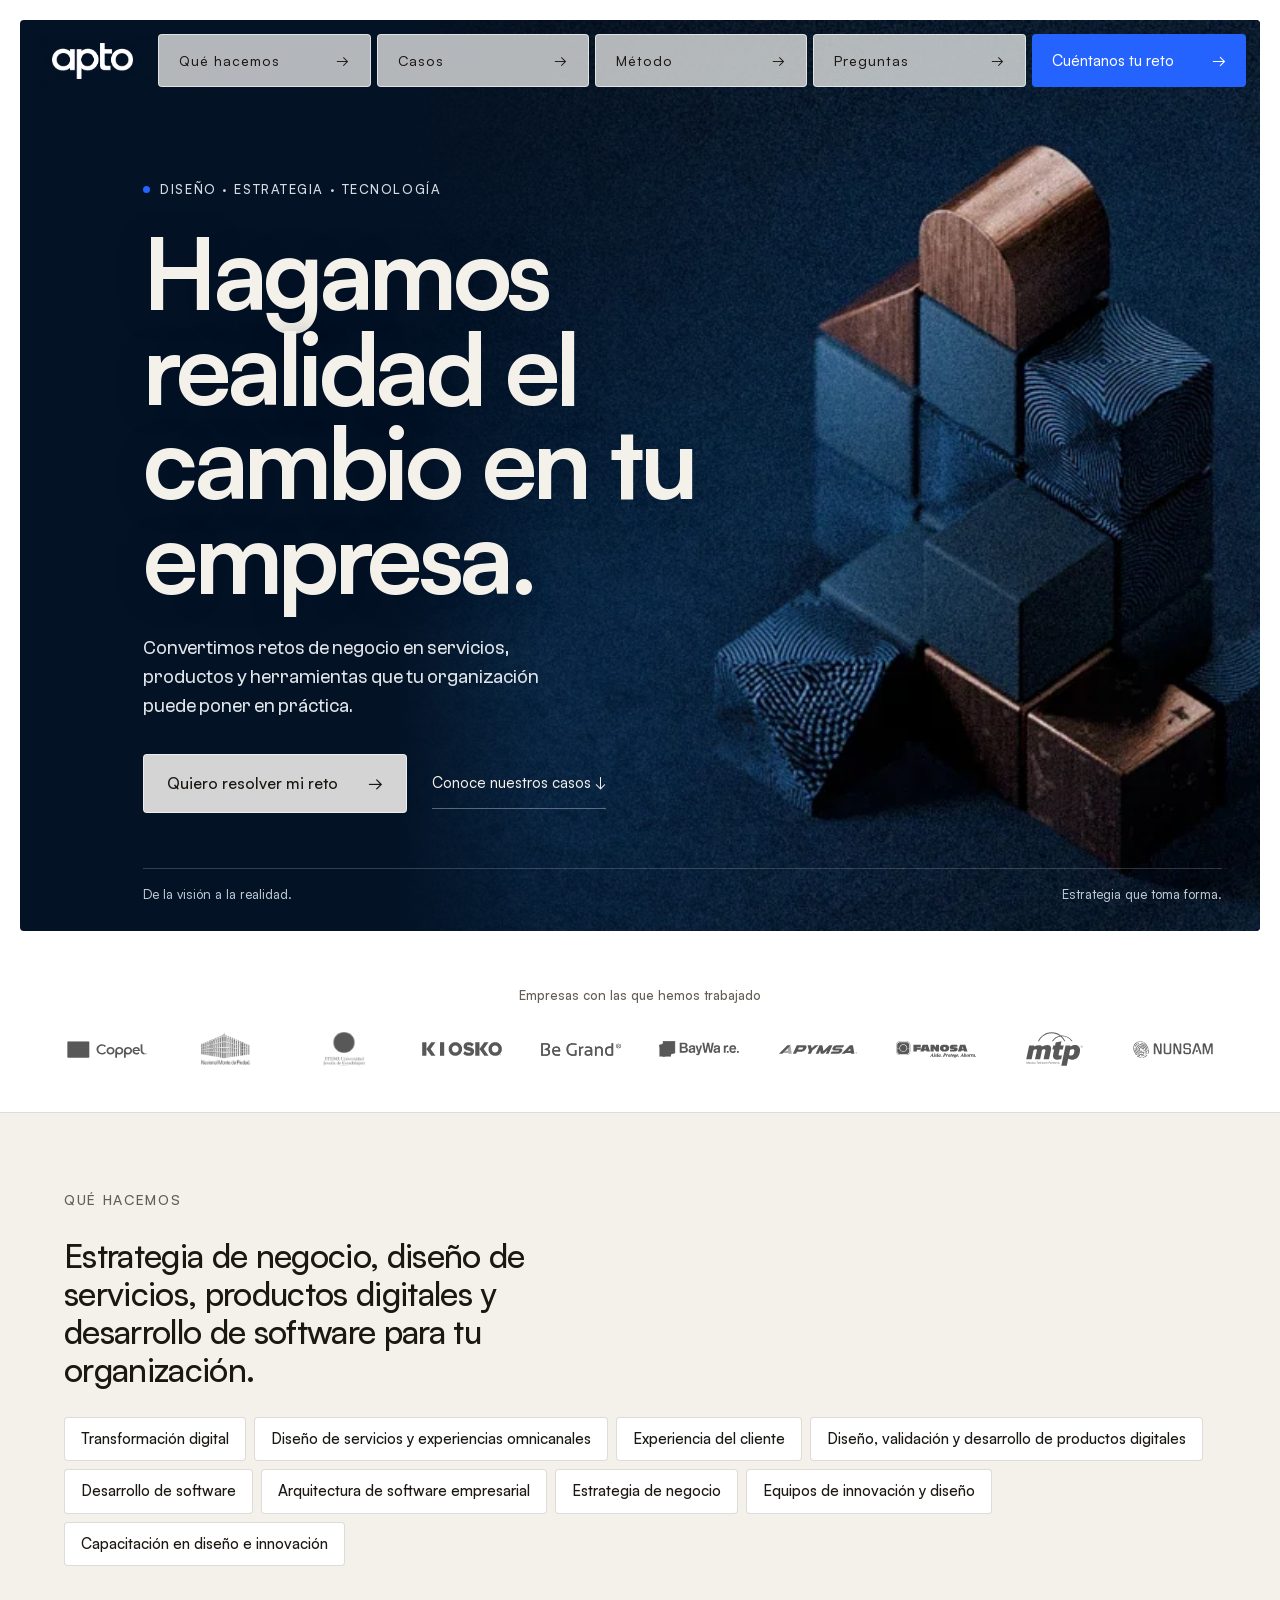
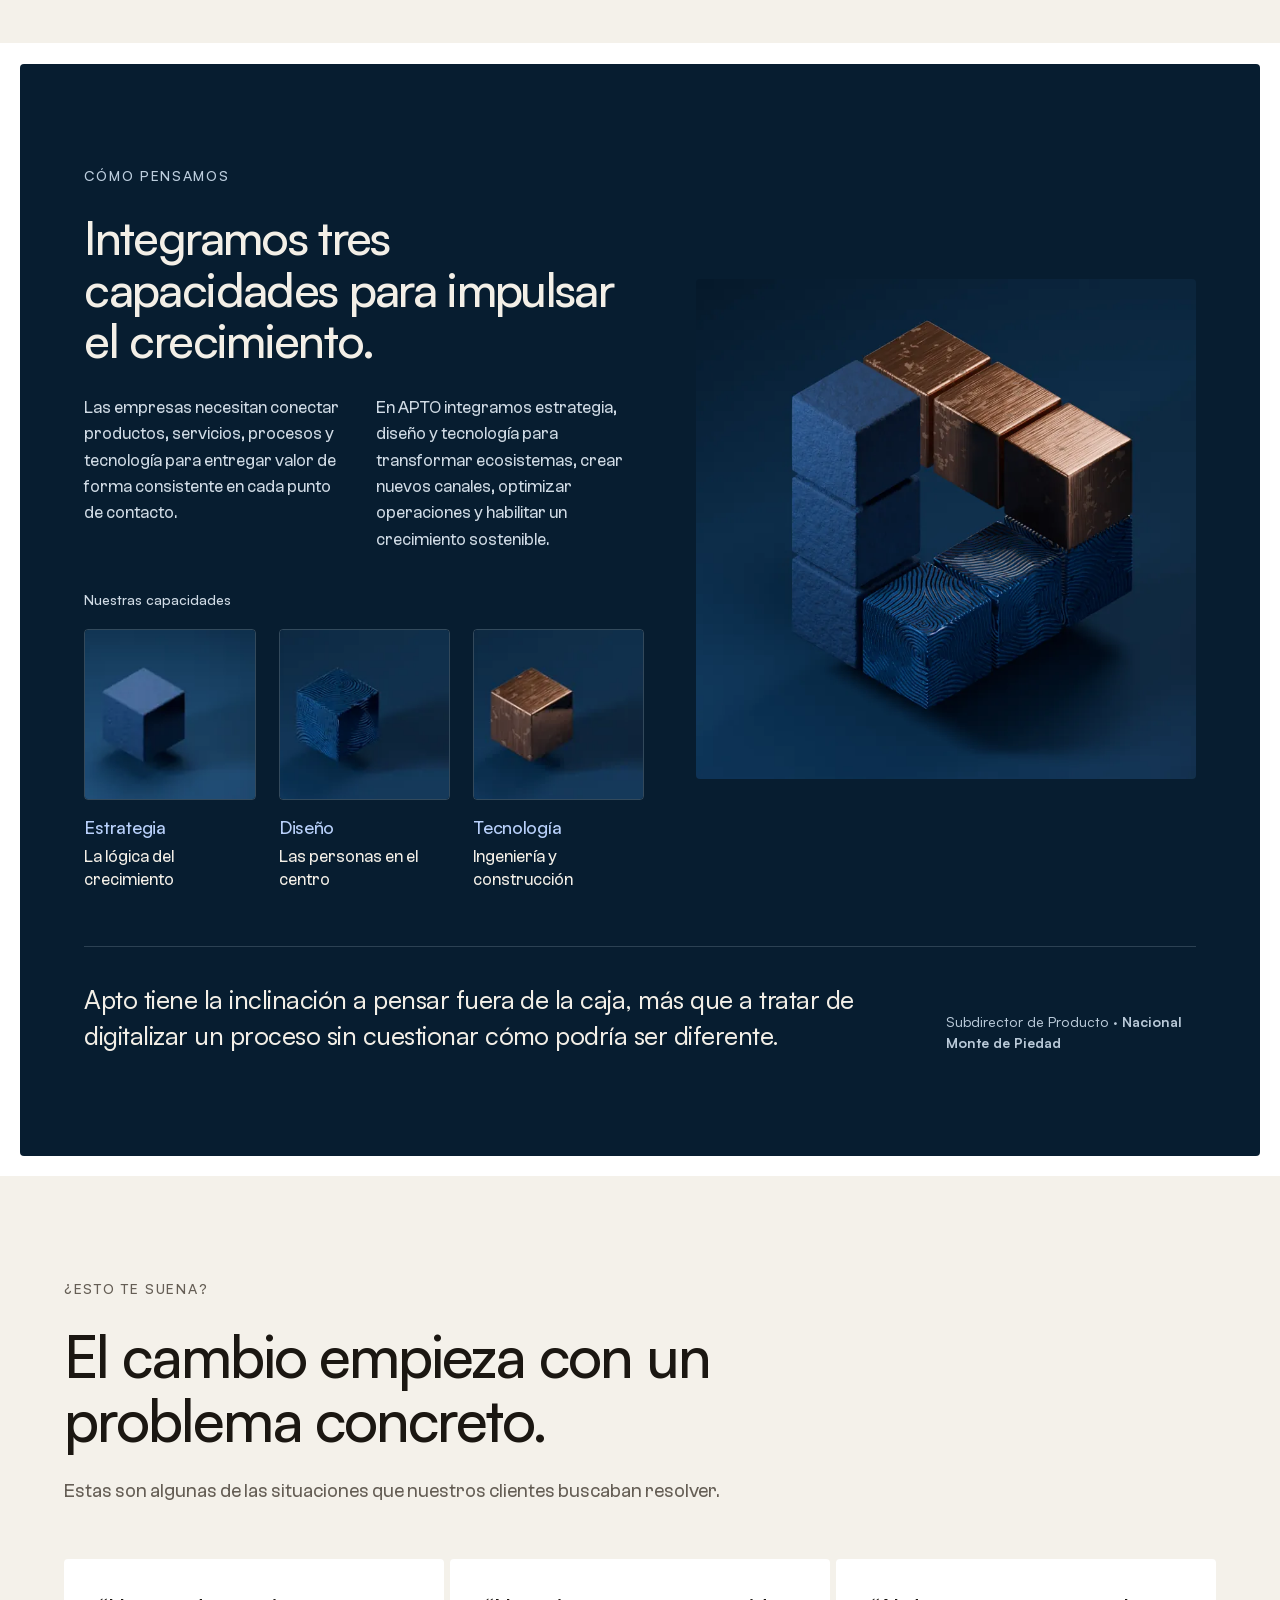
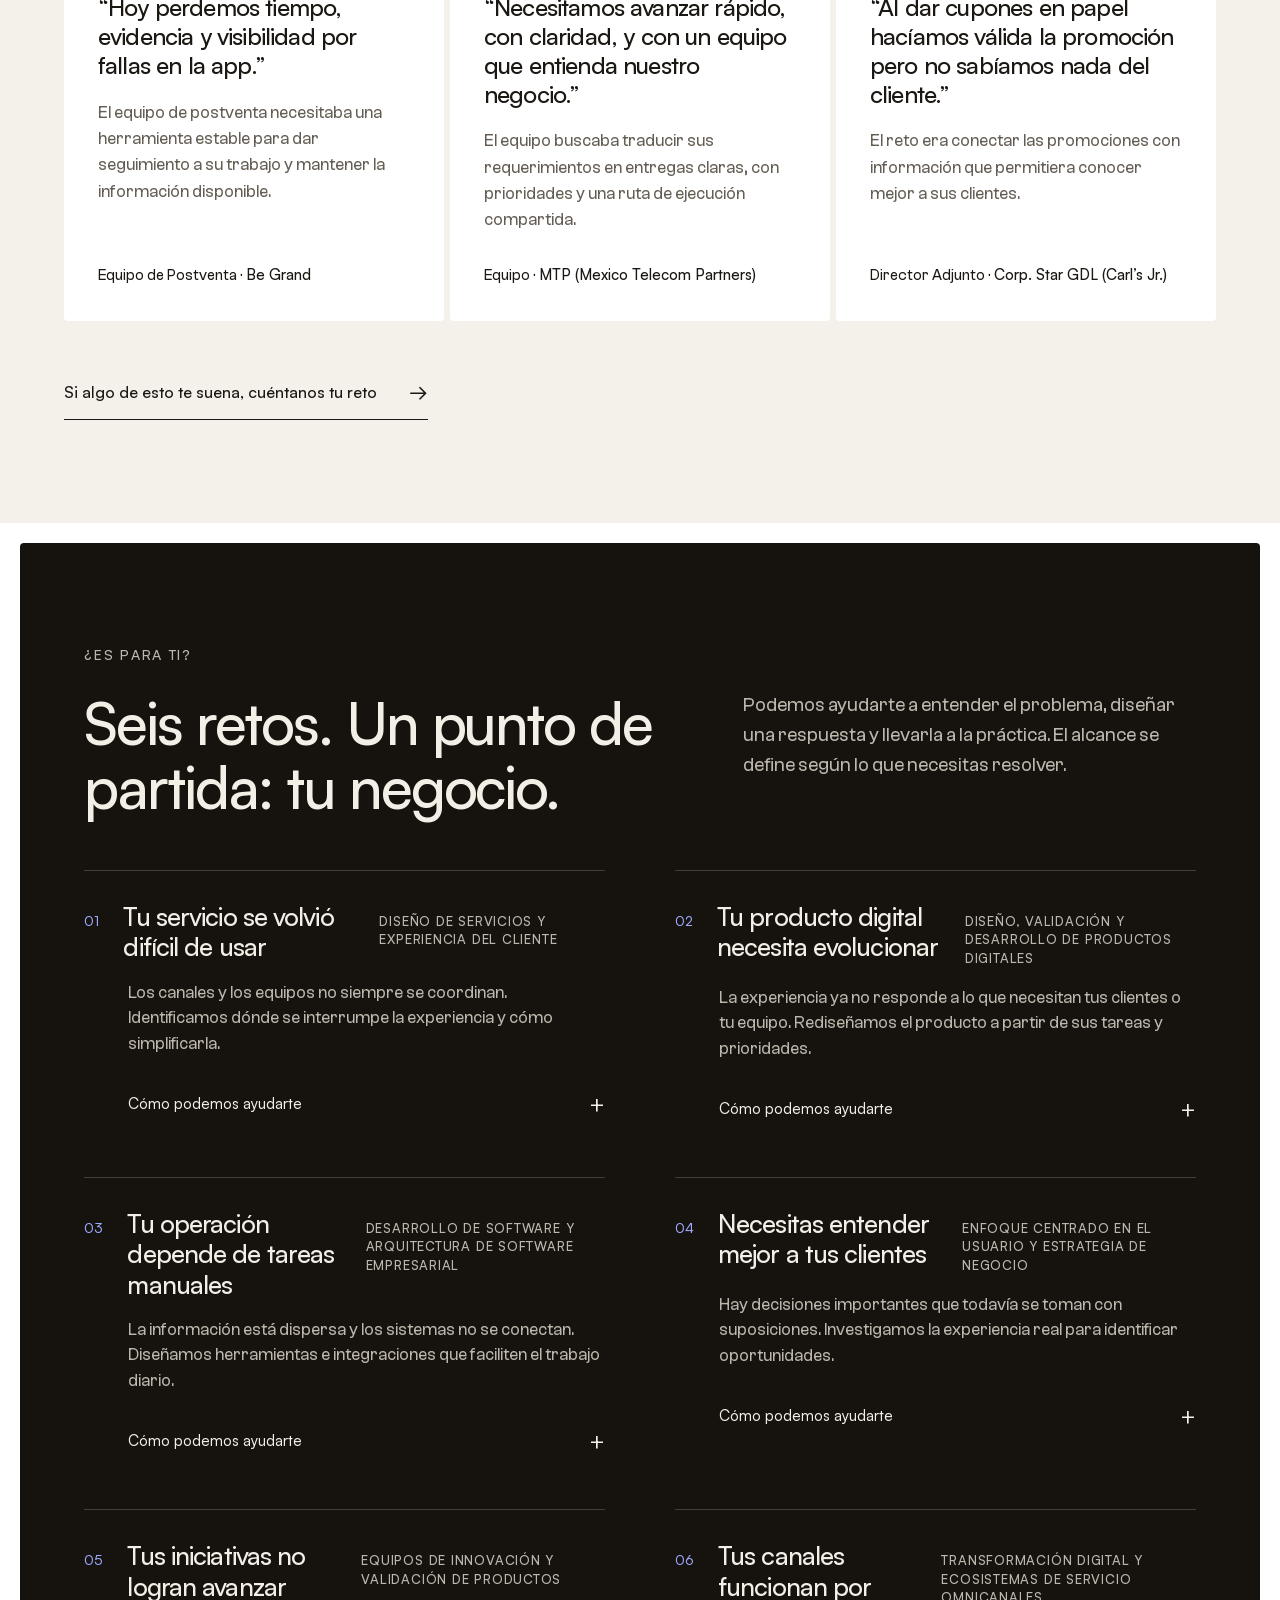
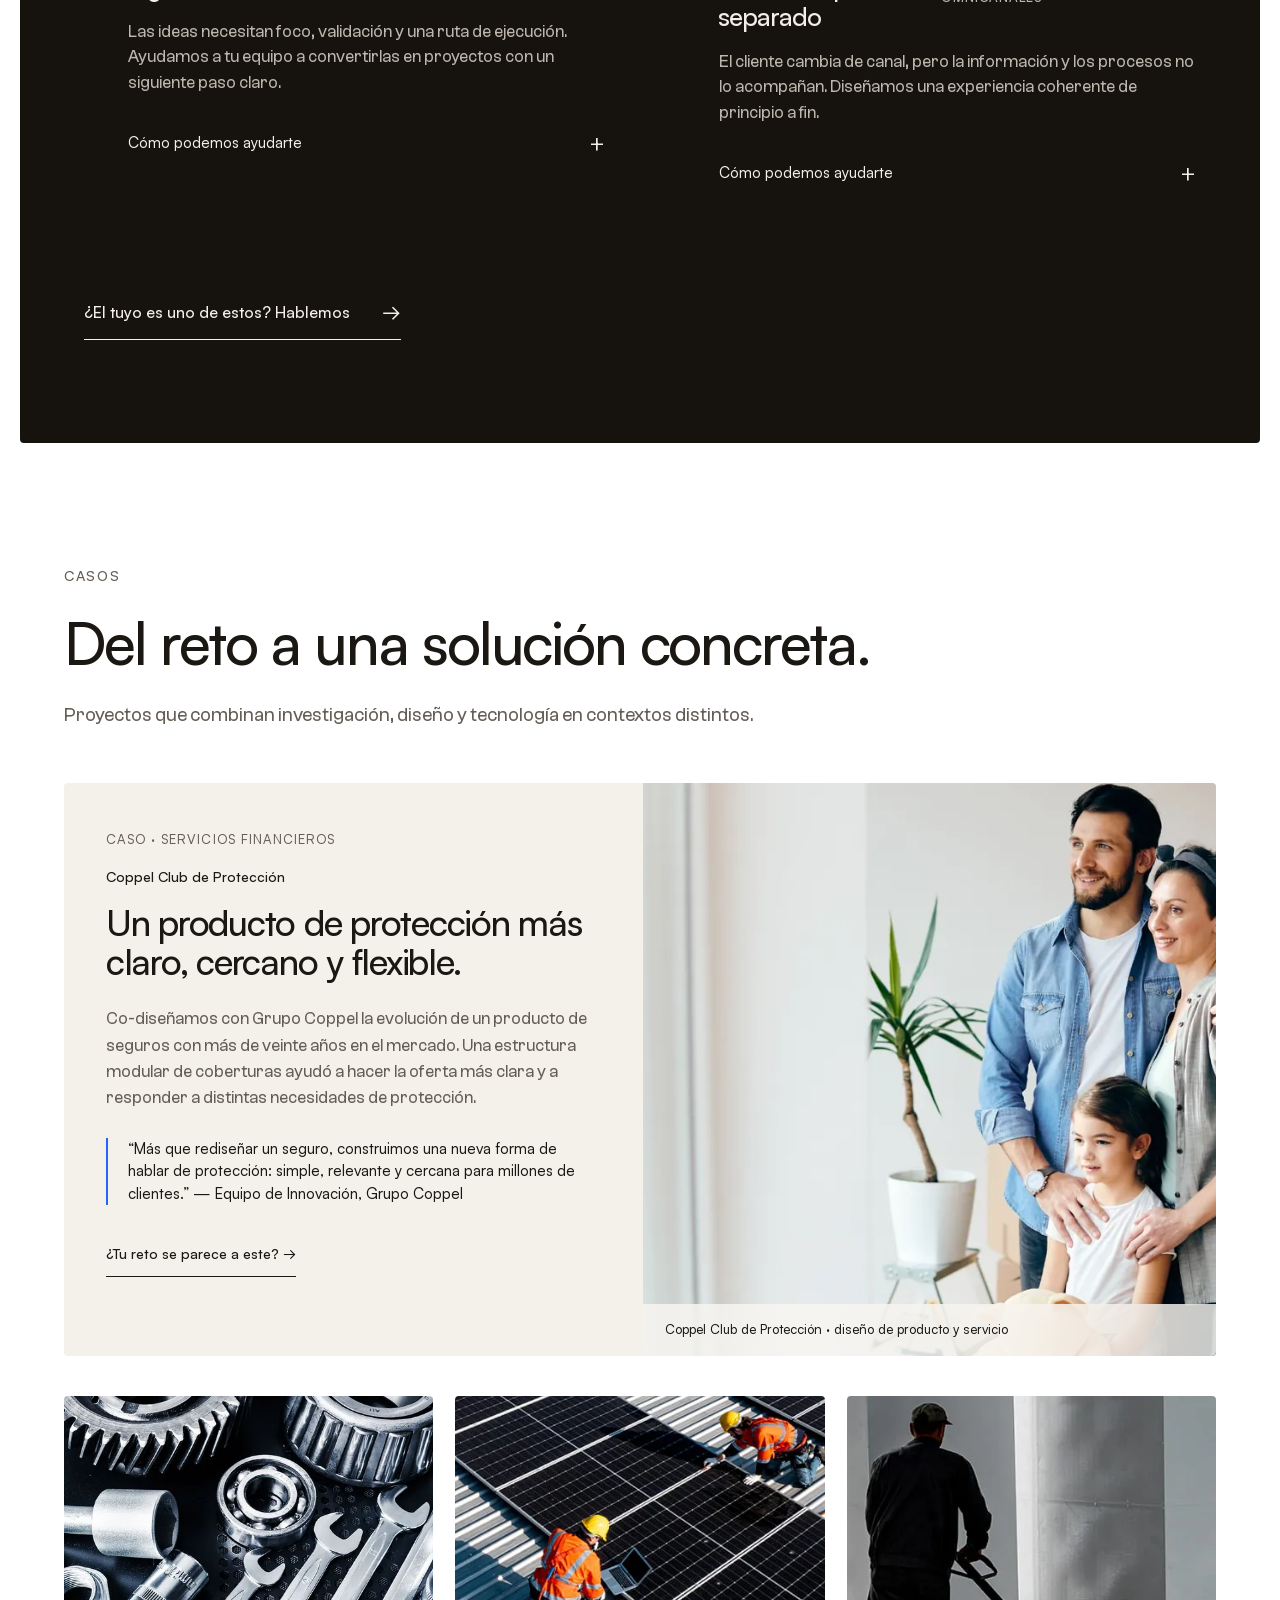
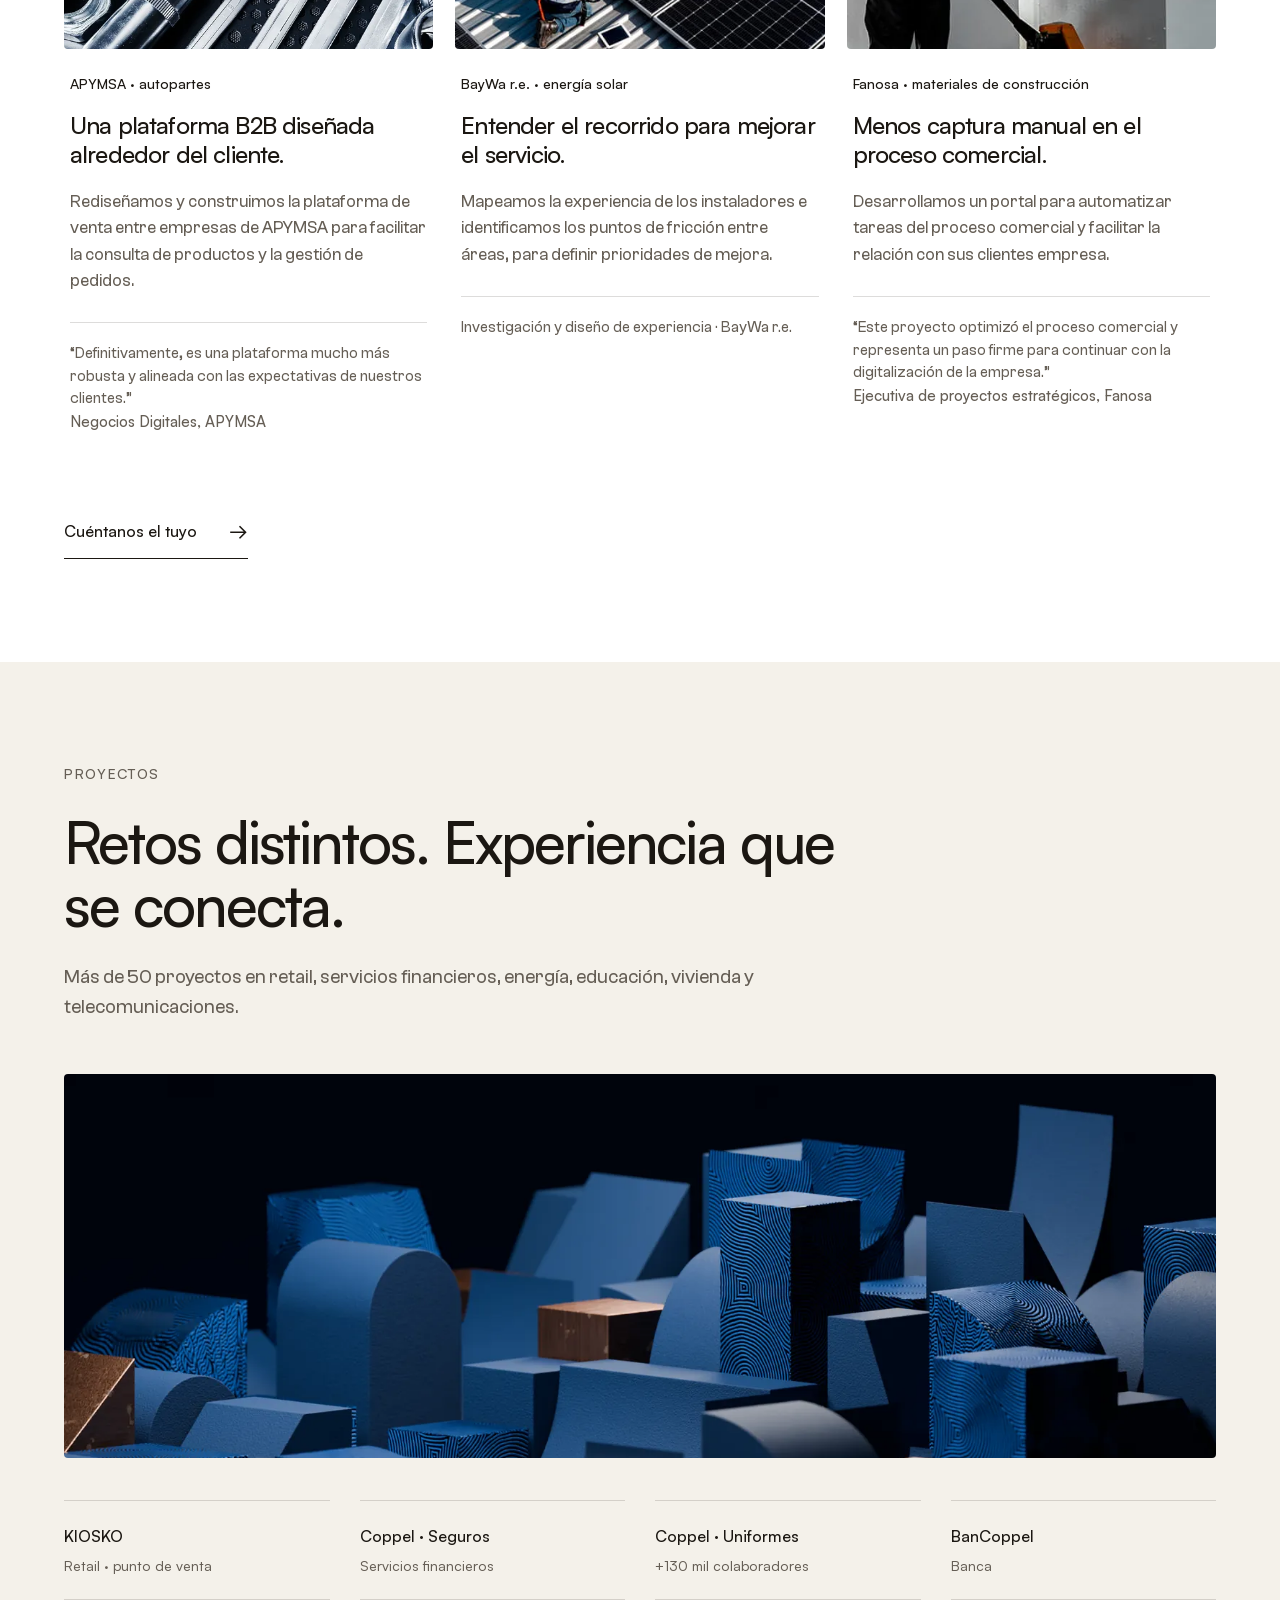
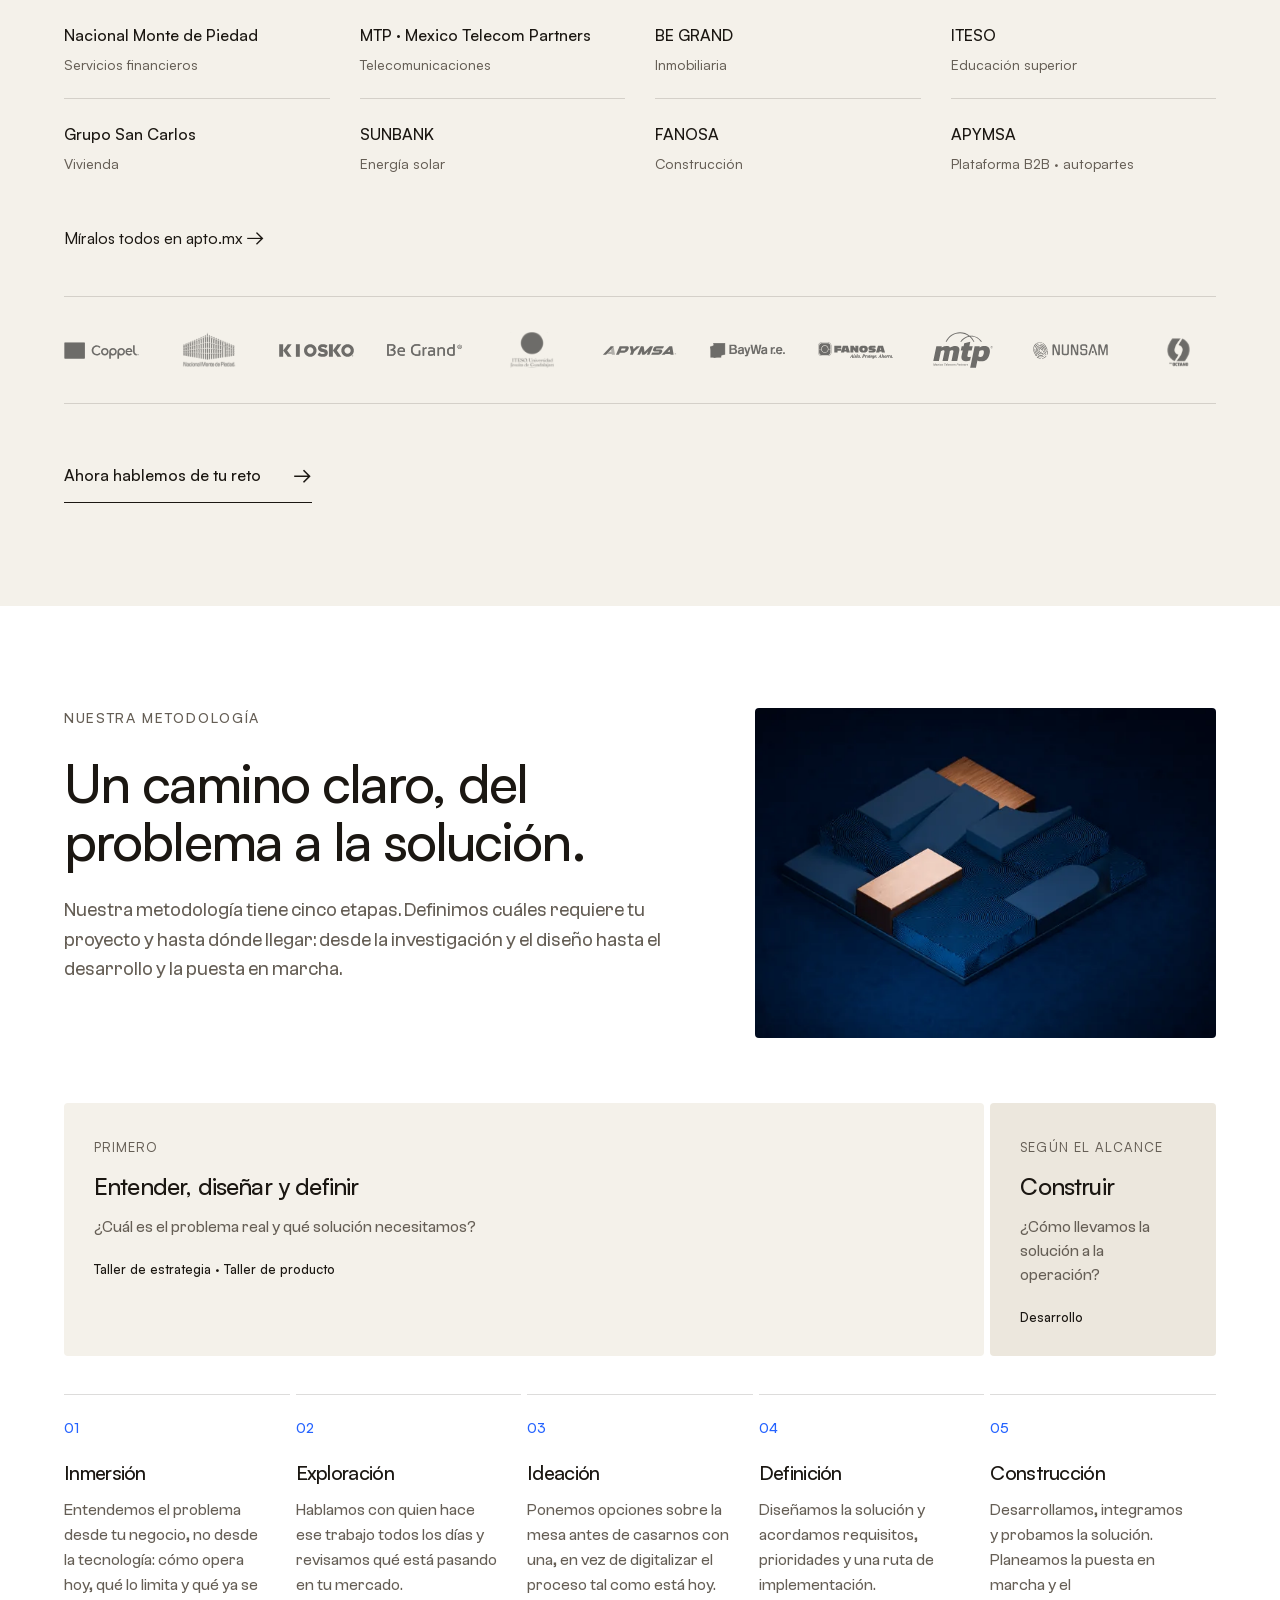
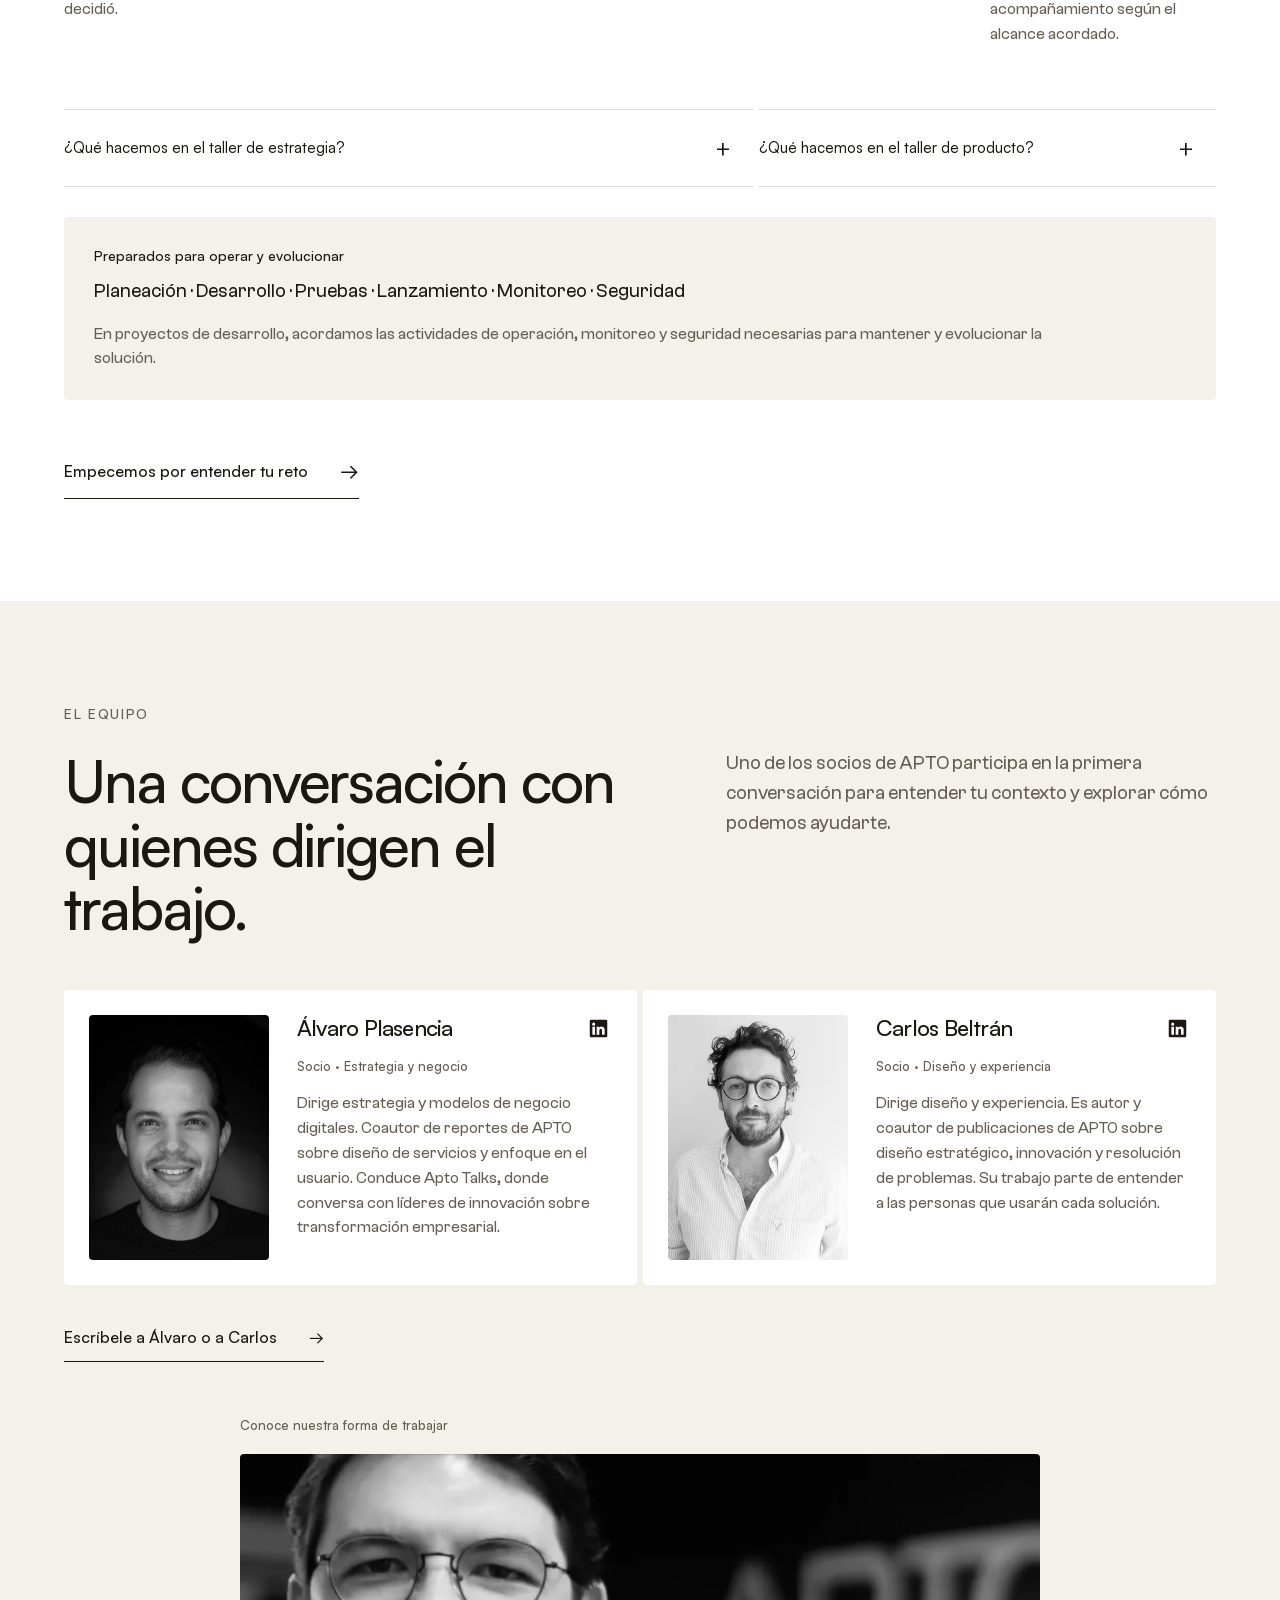
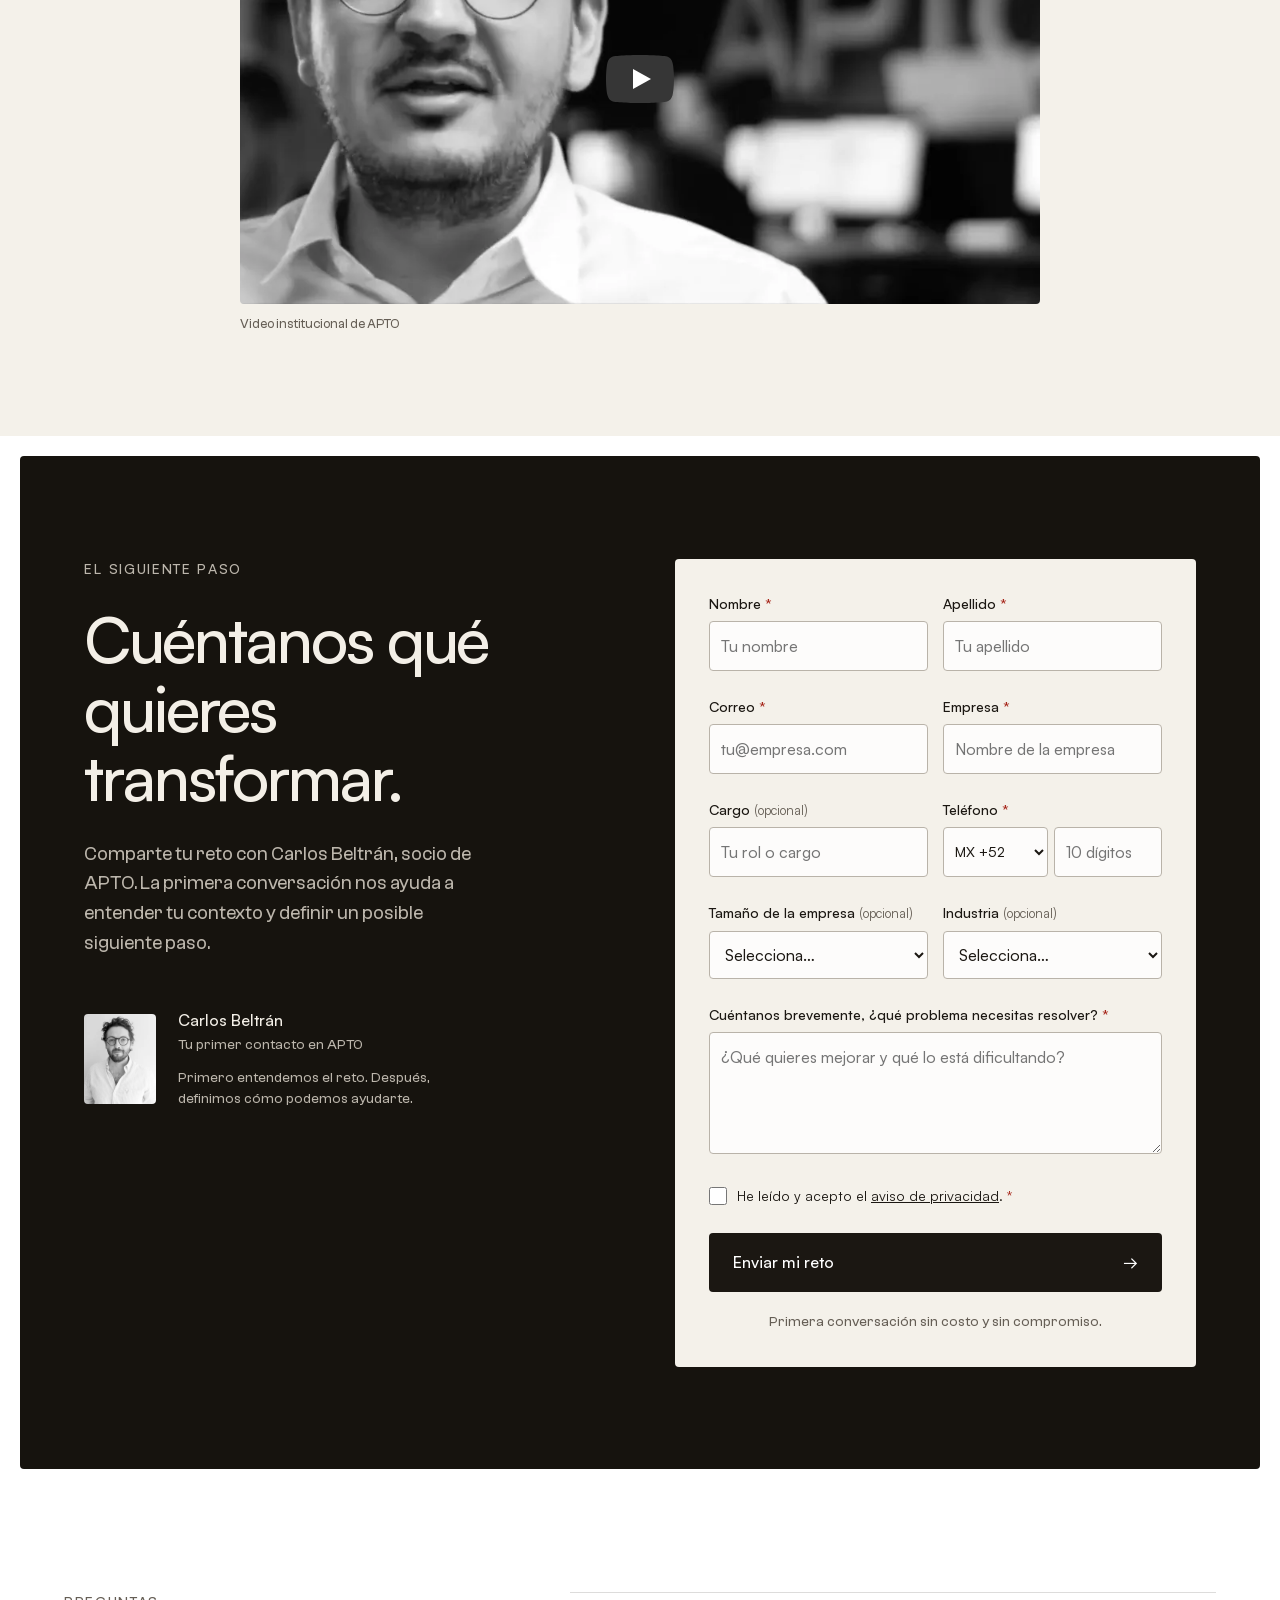
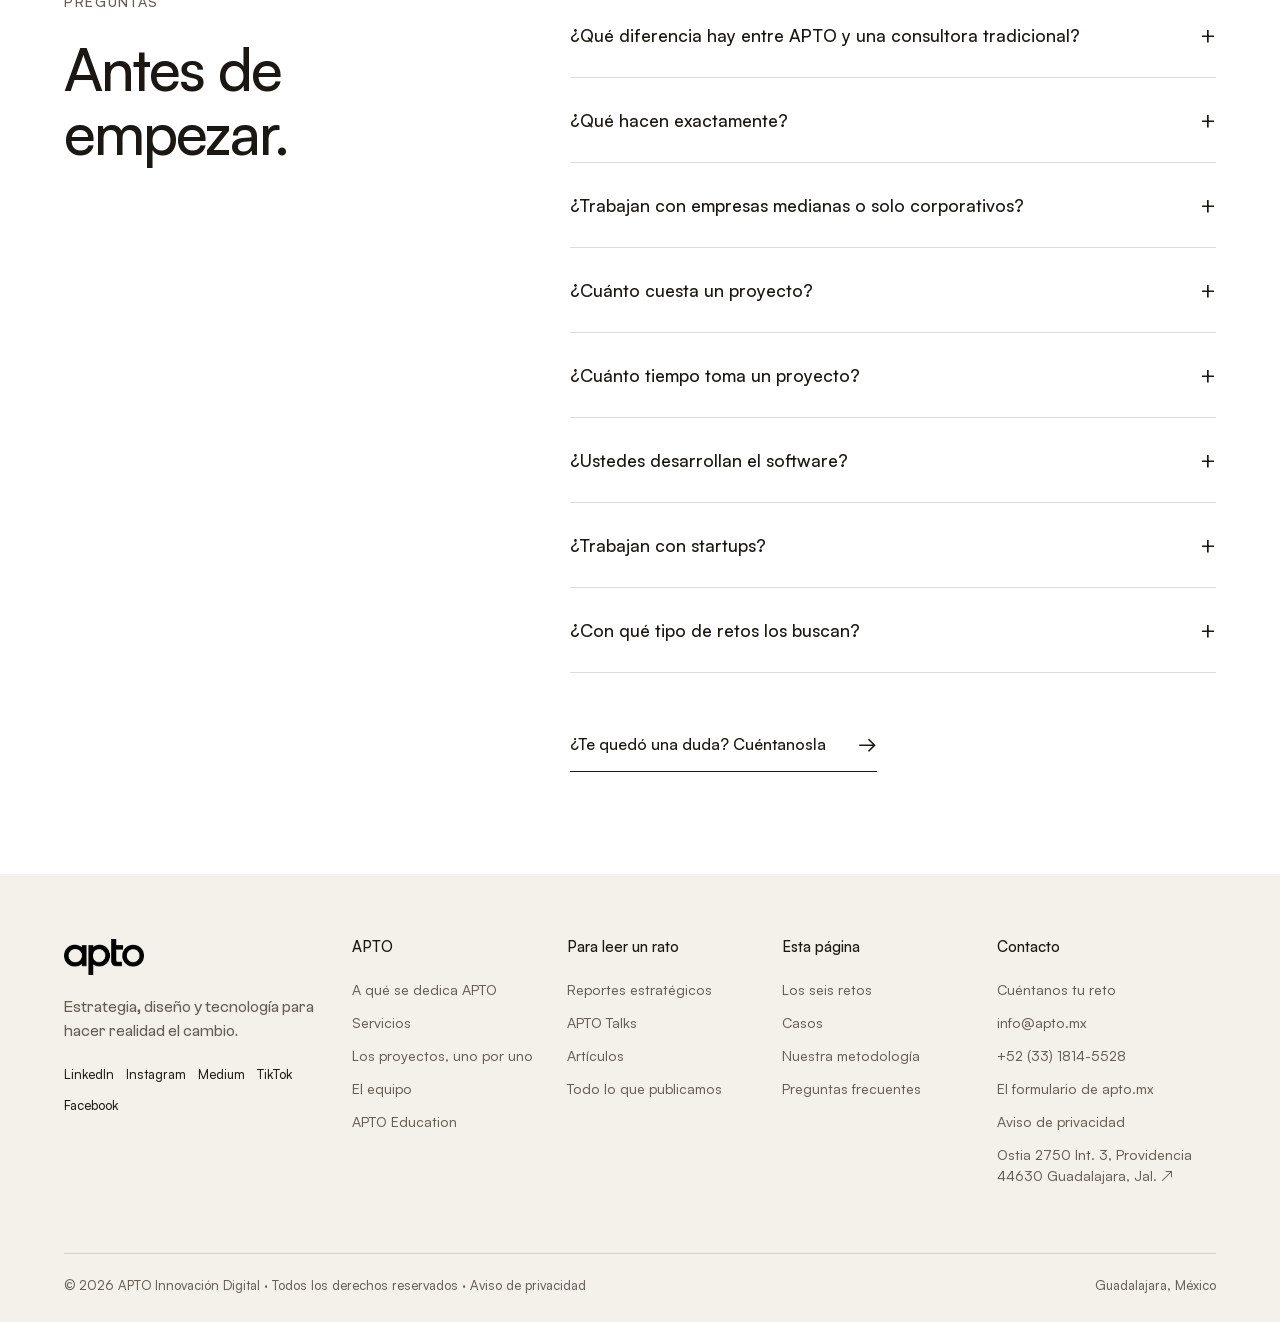
<file: apto/footer-aviso-20261020/index.html>
<!DOCTYPE html>

<html lang="es-MX"><head><meta charset="utf-8"/><meta name="viewport" content="width=device-width, initial-scale=1, viewport-fit=cover"><title>Estrategia, diseño y tecnología para tu empresa · APTO</title><!-- PROPUESTA title opcion A --><meta name="description" content="Estrategia, diseño y tecnología en un mismo equipo. Convertimos retos de negocio en servicios, productos y herramientas que tu organización puede operar."><!-- PROPUESTA description --><meta content="#01122d" name="theme-color"/>
<meta name="author" content="APTO Innovación S.A.P.I. de C.V.">
<link rel="canonical" href="https://landing.apto.mx/">
<link rel="privacy-policy" href="https://landing.apto.mx/aviso-de-privacidad/">
<link rel="alternate" hreflang="es-MX" href="https://landing.apto.mx/">
<link rel="alternate" hreflang="x-default" href="https://landing.apto.mx/">
<meta property="og:type" content="website">
<meta property="og:url" content="https://landing.apto.mx/">
<meta property="og:locale" content="es_MX">
<meta property="og:site_name" content="APTO">
<meta property="og:image" content="https://landing.apto.mx/assets/og-image-apto-official.png"><!-- FASE 2: og image nueva 1200x630 con la ilustracion Norma -->
<meta property="og:image:secure_url" content="https://landing.apto.mx/assets/og-image-apto-official.png">
<meta property="og:image:type" content="image/png">
<meta property="og:image:width" content="1200">
<meta property="og:image:height" content="675">
<meta property="og:image:alt" content="APTO · Estrategia, diseño y tecnología">
<meta name="twitter:card" content="summary_large_image">
<meta name="twitter:title" content="APTO · Hagamos realidad el cambio">
<meta name="twitter:description" content="Estrategia, diseño y tecnología en un mismo equipo. Convertimos retos de negocio en servicios, productos y herramientas que tu organización puede operar.">
<meta name="twitter:image" content="https://landing.apto.mx/assets/og-image-apto-official.png">
<link rel="apple-touch-icon" href="assets/favicon-official.png">
<link rel="preload" as="font" type="font/woff2" href="assets/fonts/ClashGrotesk-Variable.woff2" crossorigin>
<link rel="preload" as="image" type="image/webp" imagesrcset="assets/hero-elegido-640.webp 640w, assets/hero-elegido-800.webp 800w, assets/hero-elegido-1024.webp 1024w" imagesizes="(max-width: 780px) 100vw, 70vw" fetchpriority="high">
<!-- Google Tag Manager · GTM-K7J6MQ8 · la capa de medicion vive en GTM, no tocar -->

<!-- End Google Tag Manager -->
<!-- HubSpot tracking · cookie hutk para atribucion en el CRM -->

<meta name="robots" content="index, follow, max-image-preview:large, max-snippet:-1, max-video-preview:-1"><link href="assets/favicon-official.png" rel="icon"/><link as="font" crossorigin="" href="assets/fonts/Satoshi-Variable.woff2" rel="preload" type="font/woff2"/><link href="styles.css?v=20260929a" rel="stylesheet"/><meta content="APTO · Hagamos realidad el cambio" property="og:title"/><meta content="Estrategia, diseño y tecnología para transformar retos de negocio en servicios, productos y herramientas que tu organización puede poner en práctica." property="og:description"/><script>/* Hero por intencion · el titulo cambia por grupo de anuncio (utm_content={adgroupid}) · texto plano, misma tipografia · frases de la v1 (22-sep) reactivadas el 29-sep */(function(){try{var m={"203507053092":["Transformación digital en tu empresa.","Y la dejamos funcionando."],"198954015072":["Diseñamos y construimos el software de tu operación.","Y lo dejamos funcionando."],"198954016072":["Digitalizamos la operación de tu empresa.","Y la dejamos funcionando."],"199042708752":["Diseñamos la experiencia de tus clientes.","Y la dejamos funcionando."],"197062139406":["Estrategia de negocio que parte de tu cliente.","Y la dejamos funcionando."],"199885822522":["Innovación que sale del papel en tu empresa.","Y la dejamos funcionando."],"197070239423":["Diseñamos tu experiencia de servicio omnicanal.","Y la dejamos funcionando."],"203507055532":["Armamos el equipo de innovación de tu empresa.","Y lo dejamos funcionando."],"199879292282":["Diseñamos y desarrollamos tu producto digital.","Y lo dejamos funcionando."],"204037436091":["Validamos y construimos tu producto digital.","Y lo dejamos funcionando."],"202648873834":["Transformación digital en tu empresa.","Y la dejamos funcionando."],"202648873354":["Diseñamos y construimos el software de tu operación.","Y lo dejamos funcionando."],"202648873394":["Digitalizamos la operación de tu empresa.","Y la dejamos funcionando."],"202648873434":["Diseñamos la experiencia de tus clientes.","Y la dejamos funcionando."],"202648873114":["Estrategia de negocio que parte de tu cliente.","Y la dejamos funcionando."],"202648873634":["Innovación que sale del papel en tu empresa.","Y la dejamos funcionando."],"202648873154":["Diseñamos tu experiencia de servicio omnicanal.","Y la dejamos funcionando."],"202648873874":["Armamos el equipo de innovación de tu empresa.","Y lo dejamos funcionando."],"202648873594":["Diseñamos y desarrollamos tu producto digital.","Y lo dejamos funcionando."],"202648873914":["Validamos y construimos tu producto digital.","Y lo dejamos funcionando."]};var id=new URLSearchParams(location.search).get("utm_content");var v=id&&m[id];if(!v)return;document.documentElement.setAttribute("data-hero-variant",id);document.addEventListener("DOMContentLoaded",function(){var h=document.querySelector(".hero h1")||document.querySelector("h1");if(!h)return;h.textContent=v[0]+" "+v[1];});}catch(e){}})();</script>
<script type="application/ld+json">{"@context": "https://schema.org", "@type": "ProfessionalService", "@id": "https://apto.mx/#organization", "name": "APTO", "legalName": "APTO Innovación S.A.P.I. de C.V.", "url": "https://apto.mx", "logo": "https://landing.apto.mx/assets/apto-logo.png", "image": "https://landing.apto.mx/assets/og-image-apto-official.png", "description": "Estrategia, diseño y tecnología. Convertimos retos de negocio en servicios, productos y herramientas que tu organización puede poner en práctica.", "slogan": "Hagamos realidad el cambio.", "email": "info@apto.mx", "telephone": "+52-33-1814-5528", "priceRange": "$$$", "areaServed": {"@type": "Country", "name": "México"}, "address": {"@type": "PostalAddress", "addressLocality": "Guadalajara", "addressRegion": "JAL", "addressCountry": "MX", "streetAddress": "Ostia 2750 Int. 3, Providencia", "postalCode": "44630"}, "contactPoint": [{"@type": "ContactPoint", "telephone": "+52-33-1814-5528", "contactType": "sales", "email": "info@apto.mx", "areaServed": "MX", "availableLanguage": ["Spanish", "English"]}], "sameAs": ["https://www.linkedin.com/company/apto-innovacion/", "https://www.instagram.com/apto.innovation/", "https://www.facebook.com/apto.innovation/", "https://medium.com/apto-magazine", "https://www.tiktok.com/@apto.innovation"]}</script>
<script type="application/ld+json">{"@context": "https://schema.org", "@type": "FAQPage", "mainEntity": [{"@type": "Question", "name": "¿Qué diferencia hay entre APTO y una consultora tradicional?", "acceptedAnswer": {"@type": "Answer", "text": "Integramos estrategia, diseño y tecnología para conectar la definición del problema con su implementación. Podemos participar en una etapa específica o acompañar un proceso más amplio, según el alcance acordado."}}, {"@type": "Question", "name": "¿Qué hacen exactamente?", "acceptedAnswer": {"@type": "Answer", "text": "Investigamos necesidades, diseñamos servicios y productos, validamos soluciones y desarrollamos herramientas digitales. Combinamos estas capacidades según el reto de cada organización."}}, {"@type": "Question", "name": "¿Trabajan con empresas medianas o solo corporativos?", "acceptedAnswer": {"@type": "Answer", "text": "Trabajamos con empresas de distintos tamaños. Lo importante es entender el problema, los objetivos, la capacidad del equipo y los recursos disponibles."}}, {"@type": "Question", "name": "¿Cuánto cuesta un proyecto?", "acceptedAnswer": {"@type": "Answer", "text": "El costo depende del alcance, las entregas y la complejidad del proyecto. Después de entender tu contexto, preparamos una propuesta con actividades, tiempos e inversión."}}, {"@type": "Question", "name": "¿Cuánto tiempo toma un proyecto?", "acceptedAnswer": {"@type": "Answer", "text": "La duración depende de las etapas y entregas acordadas, las integraciones y la disponibilidad de los equipos. Definimos un calendario al preparar la propuesta."}}, {"@type": "Question", "name": "¿Ustedes desarrollan el software?", "acceptedAnswer": {"@type": "Answer", "text": "Contamos con capacidades de arquitectura, desarrollo, pruebas y puesta en marcha. En la propuesta definimos qué construirá APTO, qué corresponde a tu equipo y qué dependencias existen."}}, {"@type": "Question", "name": "¿Trabajan con startups?", "acceptedAnswer": {"@type": "Answer", "text": "Sí. Evaluamos cada iniciativa según el problema que busca resolver, su etapa de validación y los recursos disponibles."}}, {"@type": "Question", "name": "¿Con qué tipo de retos los buscan?", "acceptedAnswer": {"@type": "Answer", "text": "Mejorar servicios, evolucionar productos digitales, simplificar operaciones, entender a los clientes, impulsar iniciativas de innovación y conectar canales. Podemos empezar por definir el problema contigo."}}]}</script>
</head><body>
<!-- Google Tag Manager (noscript) --><!-- End Google Tag Manager --><a class="skip-link" href="#main">Saltar al contenido</a><a class="skip-link" href="#cta-form" data-track="skip_link_form_click">Saltar al formulario de contacto</a><header class="site-head"><a aria-label="APTO, inicio" class="logo-mod" href="#hero" data-track="nav_logo_click"><img class="logo-mark" src="assets/apto-logo-243.png" alt="APTO" width="81" height="36" decoding="sync"/></a><nav aria-label="Navegación principal" class="menu-bar"><a href="#productos" data-track="nav_link_click" data-nav-link="productos">Qué hacemos <span aria-hidden="true">→</span></a><a href="#casos" data-track="nav_link_click" data-nav-link="casos">Casos <span aria-hidden="true">→</span></a><a href="#metodo" data-track="nav_link_click" data-nav-link="metodo">Método <span aria-hidden="true">→</span></a><a href="#faq" data-track="nav_link_click" data-nav-link="faq">Preguntas <span aria-hidden="true">→</span></a></nav><a class="btn-head" href="#cta-form" data-track="nav_cta_click">Cuéntanos tu reto <span aria-hidden="true">→</span></a><button aria-controls="mobile-nav" aria-expanded="false" class="menu-toggle" type="button">Menú <span aria-hidden="true">+</span></button><nav aria-label="Navegación móvil" hidden="" id="mobile-nav"><a href="#productos" data-track="nav_mobile_link_click" data-nav-link="productos" data-mobile-menu-close>Qué hacemos</a><a href="#casos" data-track="nav_mobile_link_click" data-nav-link="casos" data-mobile-menu-close>Casos</a><a href="#metodo" data-track="nav_mobile_link_click" data-nav-link="metodo" data-mobile-menu-close>Método</a><a href="#faq" data-track="nav_mobile_link_click" data-nav-link="faq" data-mobile-menu-close>Preguntas</a><a href="#cta-form" data-track="nav_mobile_menu_cta_click" data-mobile-menu-close>Cuéntanos tu reto <span aria-hidden="true">→</span></a></nav></header><main id="main">
<section class="hero" id="hero"><div class="hero-art"><img alt="Torres de bloques de azul mineral con texturas y remate de cobre, universo visual APTO" decoding="async" fetchpriority="high" height="576" sizes="(max-width: 780px) 100vw, 70vw" src="assets/hero-elegido-1024.webp" srcset="assets/hero-elegido-640.webp 640w, assets/hero-elegido-800.webp 800w, assets/hero-elegido-1024.webp 1024w" width="1024"/></div>
<div class="hero-content"><p class="eyebrow"><span class="gdot"></span>Diseño · Estrategia · Tecnología</p><h1>Hagamos realidad el cambio en tu empresa.</h1><p class="hero-sub">Convertimos retos de negocio en servicios, productos y herramientas que tu organización puede poner en práctica.</p><div class="hero-actions"><a class="btn btn-glass" href="#cta-form" data-track="hero_cta_click">Quiero resolver mi reto <span aria-hidden="true">→</span></a><a class="hero-case-link" href="#casos" data-track="hero_secondary_click">Conoce nuestros casos <span aria-hidden="true">↓</span></a></div></div><div class="hero-bottom"><span>De la visión a la realidad.</span><span>Estrategia que toma forma.</span></div></section><div class="client-proof">
<p class="hero__proof-label">Empresas con las que hemos trabajado</p>
<ul class="client-logos">
<li><img alt="Coppel" decoding="async" loading="lazy" src="assets/logos/clientes/coppel.svg" width="174" height="37"/></li>
<li><img alt="Nacional Monte de Piedad" decoding="async" loading="lazy" src="assets/logos/clientes/nmdp.svg" width="120" height="81"/></li>
<li><img alt="ITESO" decoding="async" loading="lazy" src="assets/logos/clientes/iteso.svg" width="121" height="99"/></li>
<li><img alt="KIOSKO" decoding="async" loading="lazy" src="assets/logos/clientes/kiosko.svg" width="205" height="35"/></li>
<li><img alt="Be Grand" decoding="async" loading="lazy" src="assets/logos/clientes/bregrand.svg" width="219" height="35"/></li>
<li><img alt="BayWa r.e." decoding="async" loading="lazy" src="assets/logos/clientes/bayware.svg" width="182" height="36"/></li>
<li><img alt="APYMSA" decoding="async" loading="lazy" src="assets/logos/clientes/apymsa.svg" width="191" height="21"/></li>
<li><img alt="Fanosa" decoding="async" loading="lazy" src="assets/logos/clientes/fanosa.svg" width="224" height="48"/></li>
<li><img alt="MTP · Mexico Telecom Partners" decoding="async" loading="lazy" src="assets/logos/clientes/mtp.svg" width="111" height="65"/></li>
<li><img alt="Nunsam" decoding="async" loading="lazy" src="assets/logos/clientes/nunsam.svg" width="208" height="44"/></li>
</ul>
</div>

<!-- PROPUESTA 22-sep · bloque "Qué hacemos" con servicios publicados en apto.mx · pendiente de aprobación APTO -->
<section class="servicios" id="servicios" aria-labelledby="servicios-title">
<div class="container">
<p class="eyebrow">Qué hacemos</p>
<h2 id="servicios-title" class="servicios__title">Estrategia de negocio, diseño de servicios, productos digitales y desarrollo de software para tu organización.</h2>
<ul class="servicios__list"><li><a href="#productos" data-track="servicio_chip_click" data-item="Transformación digital">Transformación digital</a></li><li><a href="#productos" data-track="servicio_chip_click" data-item="Diseño de servicios y experiencias omnicanales">Diseño de servicios y experiencias omnicanales</a></li><li><a href="#productos" data-track="servicio_chip_click" data-item="Experiencia del cliente">Experiencia del cliente</a></li><li><a href="#productos" data-track="servicio_chip_click" data-item="Diseño, validación y desarrollo de productos digitales">Diseño, validación y desarrollo de productos digitales</a></li><li><a href="#productos" data-track="servicio_chip_click" data-item="Desarrollo de software">Desarrollo de software</a></li><li><a href="#productos" data-track="servicio_chip_click" data-item="Arquitectura de software empresarial">Arquitectura de software empresarial</a></li><li><a href="#categoria" data-track="servicio_chip_click" data-item="Estrategia de negocio">Estrategia de negocio</a></li><li><a href="#productos" data-track="servicio_chip_click" data-item="Equipos de innovación y diseño">Equipos de innovación y diseño</a></li><li><a href="#metodo" data-track="servicio_chip_click" data-item="Capacitación en diseño e innovación">Capacitación en diseño e innovación</a></li></ul>
</div>
</section>
<!-- /PROPUESTA -->
<section class="categoria categoria--capacidades" id="categoria" aria-labelledby="capacidades-title">
<div class="container">
<div class="thinking-layout">
<header class="thinking-copy">
<p class="eyebrow">Cómo pensamos</p>
<h2 id="capacidades-title">Integramos tres capacidades para impulsar el crecimiento.</h2>
<div class="thinking-context">
<p>Las empresas necesitan conectar productos, servicios, procesos y tecnología para entregar valor de forma consistente en cada punto de contacto.</p>
<p>En APTO integramos estrategia, diseño y tecnología para transformar ecosistemas, crear nuevos canales, optimizar operaciones y habilitar un crecimiento sostenible.</p>
</div>
</header>
<figure class="thinking-assembly">
<img src="assets/capacidades-integradas-1400.webp" srcset="assets/capacidades-integradas-800.webp 800w, assets/capacidades-integradas-1400.webp 1400w" sizes="(max-width: 620px) 170vw, (max-width: 1000px) 80vw, 85vw" width="1400" height="788" alt="Un mismo ensamble integra los bloques de estrategia en azul liso, diseño en azul texturado y tecnología en cobre." loading="lazy" decoding="async"/>
</figure>
<div class="thinking-capabilities">
<p class="capabilities-label">Nuestras capacidades</p>
<div class="capabilities-grid">
<article class="capability">
<img src="assets/capacidad-estrategia-640.webp" srcset="assets/capacidad-estrategia-320.webp 320w, assets/capacidad-estrategia-640.webp 640w" sizes="(max-width: 620px) 160px, (max-width: 1000px) 50vw, 24vw" width="640" height="360" alt="Cubo azul liso" loading="lazy" decoding="async"/>
<h3>Estrategia</h3>
<p>La lógica del crecimiento</p>
</article>
<article class="capability">
<img src="assets/capacidad-diseno-640.webp" srcset="assets/capacidad-diseno-320.webp 320w, assets/capacidad-diseno-640.webp 640w" sizes="(max-width: 620px) 160px, (max-width: 1000px) 50vw, 24vw" width="640" height="360" alt="Cubo azul con relieve de líneas curvas" loading="lazy" decoding="async"/>
<h3>Diseño</h3>
<p>Las personas en el centro</p>
</article>
<article class="capability">
<img src="assets/capacidad-tecnologia-640.webp" srcset="assets/capacidad-tecnologia-320.webp 320w, assets/capacidad-tecnologia-640.webp 640w" sizes="(max-width: 620px) 160px, (max-width: 1000px) 50vw, 24vw" width="640" height="360" alt="Cubo de cobre" loading="lazy" decoding="async"/>
<h3>Tecnología</h3>
<p>Ingeniería y construcción</p>
</article>
</div>
</div>
</div>
<figure class="cita-diferencial">
<blockquote>Apto tiene la inclinación a pensar fuera de la caja, más que a tratar de digitalizar un proceso sin cuestionar cómo podría ser diferente.</blockquote>
<figcaption>Subdirector de Producto · <strong>Nacional Monte de Piedad</strong></figcaption>
</figure>
</div>
</section>
<section class="section" id="problema">
<div class="container">
<header class="section__header">
<p class="eyebrow">¿Esto te suena?</p>
<h2>El cambio empieza con un problema concreto.</h2>
<p class="lead">Estas son algunas de las situaciones que nuestros clientes buscaban resolver.</p>
</header>
<div class="cards-3">
<article class="card">
<h3 class="card__title">“Hoy perdemos tiempo, evidencia y visibilidad por fallas en la app.”</h3>
<p class="card__body">El equipo de postventa necesitaba una herramienta estable para dar seguimiento a su trabajo y mantener la información disponible.</p>
<p class="card__attrib">Equipo de Postventa · <strong>Be Grand</strong></p>
</article>
<article class="card">
<h3 class="card__title">“Necesitamos avanzar rápido, con claridad, y con un equipo que entienda nuestro negocio.”</h3>
<p class="card__body">El equipo buscaba traducir sus requerimientos en entregas claras, con prioridades y una ruta de ejecución compartida.</p>
<p class="card__attrib">Equipo · <strong>MTP (Mexico Telecom Partners)</strong></p>
</article>
<article class="card">
<h3 class="card__title">“Al dar cupones en papel hacíamos válida la promoción pero no sabíamos nada del cliente.”</h3>
<p class="card__body">El reto era conectar las promociones con información que permitiera conocer mejor a sus clientes.</p>
<p class="card__attrib">Director Adjunto · <strong>Corp. Star GDL (Carl’s Jr.)</strong></p>
</article>
</div>
<div class="section-cta">
<a class="section-cta__link" href="#cta-form" data-track="problema_cta_click">Si algo de esto te suena, cuéntanos tu reto <span aria-hidden="true" class="arr">→</span></a>
</div>
</div>
</section>
<section class="section section--navy" id="productos">
<div class="container">
<header class="section__header">
<p class="eyebrow">¿Es para ti?</p>
<h2>Seis retos. Un punto de partida: tu negocio.</h2>
<p class="lead">Podemos ayudarte a entender el problema, diseñar una respuesta y llevarla a la práctica. El alcance se define según lo que necesitas resolver.</p>
</header>
<div class="retos">
<article class="reto">
<div class="reto__head">
<span class="reto__num">01</span>
<h3 class="reto__title">Tu servicio se volvió difícil de usar</h3>
<p class="reto__tema">Diseño de servicios y experiencia del cliente</p><!-- PROPUESTA subtítulo temático -->
</div>
<p class="reto__dolor">Los canales y los equipos no siempre se coordinan. Identificamos dónde se interrumpe la experiencia y cómo simplificarla.</p>
<details class="reto__more">
<summary data-track="producto_expand" data-producto="servicio">Cómo podemos ayudarte</summary>
<div class="reto__body">
<ul class="reto__si">
<li>Mapa del servicio y de sus puntos críticos</li>
<li>Recorrido del cliente, basado en investigación</li>
<li>Diseño de procesos y reglas para coordinar los canales</li>
</ul>
<p class="reto__caso">KIOSKO · más de 1,000 cajeros</p>
</div>
</details>
</article>
<article class="reto">
<div class="reto__head">
<span class="reto__num">02</span>
<h3 class="reto__title">Tu producto digital necesita evolucionar</h3>
<p class="reto__tema">Diseño, validación y desarrollo de productos digitales</p><!-- PROPUESTA subtítulo temático -->
</div>
<p class="reto__dolor">La experiencia ya no responde a lo que necesitan tus clientes o tu equipo. Rediseñamos el producto a partir de sus tareas y prioridades.</p>
<details class="reto__more">
<summary data-track="producto_expand" data-producto="digital">Cómo podemos ayudarte</summary>
<div class="reto__body">
<ul class="reto__si">
<li>Prototipos y pruebas con usuarios</li>
<li>Diseño de experiencia e interfaces</li>
<li>Desarrollo y documentación, cuando el alcance lo requiere</li>
</ul>
<p class="reto__caso">APYMSA · plataforma B2B de autopartes</p>
</div>
</details>
</article>
<article class="reto">
<div class="reto__head">
<span class="reto__num">03</span>
<h3 class="reto__title">Tu operación depende de tareas manuales</h3>
<p class="reto__tema">Desarrollo de software y arquitectura de software empresarial</p><!-- PROPUESTA subtítulo temático -->
</div>
<p class="reto__dolor">La información está dispersa y los sistemas no se conectan. Diseñamos herramientas e integraciones que faciliten el trabajo diario.</p>
<details class="reto__more">
<summary data-track="producto_expand" data-producto="operacion">Cómo podemos ayudarte</summary>
<div class="reto__body">
<ul class="reto__si">
<li>Análisis de procesos y oportunidades de automatización</li>
<li>Herramientas e integraciones con los sistemas existentes</li>
<li>Información y tableros para dar seguimiento a la operación</li>
</ul>
<p class="reto__caso">Fanosa · automatización comercial</p>
</div>
</details>
</article>
<article class="reto">
<div class="reto__head">
<span class="reto__num">04</span>
<h3 class="reto__title">Necesitas entender mejor a tus clientes</h3>
<p class="reto__tema">Enfoque centrado en el usuario y estrategia de negocio</p><!-- PROPUESTA subtítulo temático -->
</div>
<p class="reto__dolor">Hay decisiones importantes que todavía se toman con suposiciones. Investigamos la experiencia real para identificar oportunidades.</p>
<details class="reto__more">
<summary data-track="producto_expand" data-producto="usuario">Cómo podemos ayudarte</summary>
<div class="reto__body">
<ul class="reto__si">
<li>Investigación con clientes y equipos</li>
<li>Mapa de fricciones y oportunidades</li>
<li>Prioridades de mejora sustentadas en evidencia</li>
</ul>
<p class="reto__caso">BayWa r.e. · recorrido de instaladores</p>
</div>
</details>
</article>
<article class="reto">
<div class="reto__head">
<span class="reto__num">05</span>
<h3 class="reto__title">Tus iniciativas no logran avanzar</h3>
<p class="reto__tema">Equipos de innovación y validación de productos</p><!-- PROPUESTA subtítulo temático -->
</div>
<p class="reto__dolor">Las ideas necesitan foco, validación y una ruta de ejecución. Ayudamos a tu equipo a convertirlas en proyectos con un siguiente paso claro.</p>
<details class="reto__more">
<summary data-track="producto_expand" data-producto="innovacion">Cómo podemos ayudarte</summary>
<div class="reto__body">
<ul class="reto__si">
<li>Criterios para evaluar y priorizar iniciativas</li>
<li>Prototipos para validar las hipótesis clave</li>
<li>Ruta de implementación y acompañamiento al equipo</li>
</ul>
<p class="reto__caso">Coppel Club de Protección · producto de seguros</p>
</div>
</details>
</article>
<article class="reto">
<div class="reto__head">
<span class="reto__num">06</span>
<h3 class="reto__title">Tus canales funcionan por separado</h3>
<p class="reto__tema">Transformación digital y ecosistemas de servicio omnicanales</p><!-- PROPUESTA subtítulo temático -->
</div>
<p class="reto__dolor">El cliente cambia de canal, pero la información y los procesos no lo acompañan. Diseñamos una experiencia coherente de principio a fin.</p>
<details class="reto__more">
<summary data-track="producto_expand" data-producto="omnicanal">Cómo podemos ayudarte</summary>
<div class="reto__body">
<ul class="reto__si">
<li>Diseño del ecosistema de servicio</li>
<li>Procesos, responsabilidades y reglas compartidas</li>
<li>Plan de integración y desarrollo según el alcance</li>
</ul>
<p class="reto__caso">Grupo San Carlos · omnicanalidad integrada a los sistemas core del negocio</p>
</div>
</details>
</article>
</div>
<div class="section-cta">
<a class="section-cta__link" href="#cta-form" data-track="categoria_cta_click">¿El tuyo es uno de estos? Hablemos <span aria-hidden="true" class="arr">→</span></a>
</div>
</div>
</section>
<section class="section" id="casos">
<div class="container">
<header class="section__header">
<p class="eyebrow">Casos</p>
<h2>Del reto a una solución concreta.</h2>
<p class="lead">Proyectos que combinan investigación, diseño y tecnología en contextos distintos.</p>
</header>
<article class="caso-flagship">
<div>
<span class="caso__tag">Caso · Servicios financieros</span>
<p class="caso__cliente">Coppel Club de Protección</p>
<h3 class="caso__title">Un producto de protección más claro, cercano y flexible.</h3>
<p class="caso__body">Co-diseñamos con Grupo Coppel la evolución de un producto de seguros con más de veinte años en el mercado. Una estructura modular de coberturas ayudó a hacer la oferta más clara y a responder a distintas necesidades de protección.</p>
<div class="caso__callout">“Más que rediseñar un seguro, construimos una nueva forma de hablar de protección: simple, relevante y cercana para millones de clientes.” — Equipo de Innovación, Grupo Coppel</div>
<a class="caso__link" href="#cta-form" data-track="casos_cta_click">¿Tu reto se parece a este? →</a>
</div>
<figure class="caso__visual">
<img alt="Coppel Club de Protección: diseño de producto y servicio" decoding="async" height="668" loading="lazy" src="assets/cases/Coppel-CPF-Hero-image-web-apto-optimized.webp" width="1400"/>
<figcaption class="caso__figcaption">Coppel Club de Protección · diseño de producto y servicio</figcaption>
</figure>
</article>
<div class="casos-secundarios">
<article class="card card--with-image">
<div class="card__image-wrap">
<img alt="APYMSA — plataforma B2B de catálogo corporativo diseñada y construida por APTO" decoding="async" height="382" loading="lazy" src="assets/cases/slide_apymsa-compressed.webp" width="800"/>
</div>
<div class="card__body-wrap">
<p class="caso__cliente">APYMSA · autopartes</p>
<h3 class="card__title">Una plataforma B2B diseñada alrededor del cliente.</h3>
<p class="card__body">Rediseñamos y construimos la plataforma de venta entre empresas de APYMSA para facilitar la consulta de productos y la gestión de pedidos.</p>
<p class="card__attrib">“Definitivamente, es una plataforma mucho más robusta y alineada con las expectativas de nuestros clientes.”<br/><strong>Negocios Digitales, APYMSA</strong></p>
</div>
</article>
<article class="card card--with-image">
<div class="card__image-wrap">
<img alt="BayWa r.e. — investigación y diseño de la experiencia del instalador" decoding="async" height="656" loading="lazy" src="assets/cases/baywa-compressed.webp" width="440"/>
</div>
<div class="card__body-wrap">
<p class="caso__cliente">BayWa r.e. · energía solar</p>
<h3 class="card__title">Entender el recorrido para mejorar el servicio.</h3>
<p class="card__body">Mapeamos la experiencia de los instaladores e identificamos los puntos de fricción entre áreas, para definir prioridades de mejora.</p>
<p class="card__attrib">Investigación y diseño de experiencia · BayWa r.e.</p>
</div>
</article>
<article class="card card--with-image">
<div class="card__image-wrap">
<img alt="Fanosa — solución operativa diseñada por APTO" decoding="async" height="656" loading="lazy" src="assets/cases/fanosa-compressed.webp" width="440"/>
</div>
<div class="card__body-wrap">
<p class="caso__cliente">Fanosa · materiales de construcción</p>
<h3 class="card__title">Menos captura manual en el proceso comercial.</h3>
<p class="card__body">Desarrollamos un portal para automatizar tareas del proceso comercial y facilitar la relación con sus clientes empresa.</p>
<p class="card__attrib">“Este proyecto optimizó el proceso comercial y representa un paso firme para continuar con la digitalización de la empresa.”<br/><strong>Ejecutiva de proyectos estratégicos, Fanosa</strong></p>
</div>
</article>
</div>
<div class="section-cta">
<a class="section-cta__link" href="#cta-form" data-track="casos_cta_click">Cuéntanos el tuyo <span aria-hidden="true" class="arr">→</span></a>
</div>
</div>
</section>
<section id="proyectos">
<div class="container">
<header class="section__header">
<p class="eyebrow">Proyectos</p>
<h2>Retos distintos. Experiencia que se conecta.</h2>
<p class="lead">Más de 50 proyectos en retail, servicios financieros, energía, educación, vivienda y telecomunicaciones.</p>
</header><figure class="project-art"><img alt="Ciudad de volúmenes geométricos del universo APTO" decoding="async" height="900" loading="lazy" sizes="(max-width: 780px) 100vw, 88vw" src="assets/ciudad-1600.webp" srcset="assets/ciudad-800.webp 800w, assets/ciudad-1600.webp 1600w" width="1600"/></figure>
<ul class="proyectos__strip">
<li><strong>KIOSKO</strong><span>Retail · punto de venta</span></li>
<li><strong>Coppel · Seguros</strong><span>Servicios financieros</span></li>
<li><strong>Coppel · Uniformes</strong><span>+130 mil colaboradores</span></li>
<li><strong>BanCoppel</strong><span>Banca</span></li>
<li><strong>Nacional Monte de Piedad</strong><span>Servicios financieros</span></li>
<li><strong>MTP · Mexico Telecom Partners</strong><span>Telecomunicaciones</span></li>
<li><strong>BE GRAND</strong><span>Inmobiliaria</span></li>
<li><strong>ITESO</strong><span>Educación superior</span></li>
<li><strong>Grupo San Carlos</strong><span>Vivienda</span></li>
<li><strong>SUNBANK</strong><span>Energía solar</span></li>
<li><strong>FANOSA</strong><span>Construcción</span></li>
<li><strong>APYMSA</strong><span>Plataforma B2B · autopartes</span></li>
</ul>
<div class="proyectos__cta">
<a href="https://apto.mx/proyectos/" data-track="proyectos_ver_mas_click" rel="noopener" target="_blank">
          Míralos todos en apto.mx <span aria-hidden="true" class="arr">→</span>
</a>
</div>
<div class="muro-band">
<ul aria-label="Clientes con los que hemos trabajado" class="muro-logos">
<li><img alt="Coppel" decoding="async" loading="lazy" src="assets/logos/clientes/coppel.svg" width="174" height="37"/></li>
<li><img alt="Nacional Monte de Piedad" decoding="async" loading="lazy" src="assets/logos/clientes/nmdp.svg" width="120" height="81"/></li>
<li><img alt="KIOSKO" decoding="async" loading="lazy" src="assets/logos/clientes/kiosko.svg" width="205" height="35"/></li>
<li><img alt="Be Grand" decoding="async" loading="lazy" src="assets/logos/clientes/bregrand.svg" width="219" height="35"/></li>
<li><img alt="ITESO" decoding="async" loading="lazy" src="assets/logos/clientes/iteso.svg" width="121" height="99"/></li>
<li><img alt="APYMSA" decoding="async" loading="lazy" src="assets/logos/clientes/apymsa.svg" width="191" height="21"/></li>
<li><img alt="BayWa r.e." decoding="async" loading="lazy" src="assets/logos/clientes/bayware.svg" width="182" height="36"/></li>
<li><img alt="Fanosa" decoding="async" loading="lazy" src="assets/logos/clientes/fanosa.svg" width="224" height="48"/></li>
<li><img alt="MTP · Mexico Telecom Partners" decoding="async" loading="lazy" src="assets/logos/clientes/mtp.svg" width="111" height="65"/></li>
<li><img alt="Nunsam" decoding="async" loading="lazy" src="assets/logos/clientes/nunsam.svg" width="208" height="44"/></li>
<li><img alt="Grupo Octano" decoding="async" loading="lazy" src="assets/logos/clientes/octano.svg" width="64" height="99"/></li>
</ul>
</div>
<div class="section-cta">
<a class="section-cta__link" href="#cta-form" data-track="proyectos_cta_click">Ahora hablemos de tu reto <span aria-hidden="true" class="arr">→</span></a>
</div>
</div>
</section>
<section class="section section--cream" id="metodo">
<div class="container">
<header class="section__header">
<p class="eyebrow">Nuestra metodología</p>
<h2>Un camino claro, del problema a la solución.</h2>
<p class="lead">Nuestra metodología tiene cinco etapas. Definimos cuáles requiere tu proyecto y hasta dónde llegar: desde la investigación y el diseño hasta el desarrollo y la puesta en marcha.</p>
<figure class="method-art"><img alt="Piezas de azul y cobre organizadas sobre un plano" decoding="async" height="788" loading="lazy" sizes="(max-width: 780px) 100vw, 40vw" src="assets/relieve-1400.webp" srcset="assets/relieve-800.webp 800w, assets/relieve-1400.webp 1400w" width="1400"/></figure></header>
<div class="ruta">
<div class="ruta__fase ruta__fase--a">
<span class="ruta__fase-num">Primero</span>
<h3 class="ruta__fase-title">Entender, diseñar y definir</h3>
<p class="ruta__fase-q">¿Cuál es el problema real y qué solución necesitamos?</p>
<p class="metodo__taller">Taller de estrategia · Taller de producto</p>
</div>
<div class="ruta__fase ruta__fase--b">
<span class="ruta__fase-num">Según el alcance</span>
<h3 class="ruta__fase-title">Construir</h3>
<p class="ruta__fase-q">¿Cómo llevamos la solución a la operación?</p>
<p class="metodo__taller">Desarrollo</p>
</div>
<article class="ruta__paso">
<span aria-hidden="true" class="ruta__dot"></span>
<p class="ruta__num">01</p>
<h4>Inmersión</h4>
<p class="ruta__desc">Entendemos el problema desde tu negocio, no desde la tecnología: cómo opera hoy, qué lo limita y qué ya se decidió.</p>
</article>
<article class="ruta__paso">
<span aria-hidden="true" class="ruta__dot"></span>
<p class="ruta__num">02</p>
<h4>Exploración</h4>
<p class="ruta__desc">Hablamos con quien hace ese trabajo todos los días y revisamos qué está pasando en tu mercado.</p>
</article>
<article class="ruta__paso">
<span aria-hidden="true" class="ruta__dot"></span>
<p class="ruta__num">03</p>
<h4>Ideación</h4>
<p class="ruta__desc">Ponemos opciones sobre la mesa antes de casarnos con una, en vez de digitalizar el proceso tal como está hoy.</p>
</article>
<article class="ruta__paso">
<span aria-hidden="true" class="ruta__dot"></span>
<p class="ruta__num">04</p>
<h4>Definición</h4>
<p class="ruta__desc">Diseñamos la solución y acordamos requisitos, prioridades y una ruta de implementación.</p>
</article>
<article class="ruta__paso">
<span aria-hidden="true" class="ruta__dot"></span>
<p class="ruta__num">05</p>
<h4>Construcción</h4>
<p class="ruta__desc">Desarrollamos, integramos y probamos la solución. Planeamos la puesta en marcha y el acompañamiento según el alcance acordado.</p>
</article>
<details class="metodo__caps ruta__caps ruta__caps--a">
<summary data-track="taller_expand" data-taller="estrategia">¿Qué hacemos en el taller de estrategia?</summary>
<ul>
<li>Análisis cuantitativo y cualitativo</li>
<li>Análisis y estrategia de negocio</li>
<li>Diseño centrado en el usuario</li>
<li>Diseño de producto físico y digital</li>
<li>Diseño e ingeniería de ecosistemas de servicio y procesos</li>
<li>Estrategia de marca, servicio y producto</li>
<li>Técnicas de ideación y diseño</li>
<li>Storytelling y argumentación de negocio</li>
</ul>
</details>
<details class="metodo__caps ruta__caps ruta__caps--b">
<summary data-track="taller_expand" data-taller="producto">¿Qué hacemos en el taller de producto?</summary>
<ul>
<li>Diseño de producto digital (UX/UI)</li>
<li>Ingeniería y arquitectura de sistemas</li>
<li>Desarrollo front y back end</li>
<li>Prototipado y pruebas con usuarios</li>
<li>Mapa del servicio completo</li>
<li>Arquitectura de información</li>
<li>Técnicas de mapeo sistémico</li>
<li>DevSecOps</li>
</ul>
</details>
</div>
<div class="devsecops">
<p class="devsecops__label">Preparados para operar y evolucionar</p>
<p class="devsecops__body">Planeación · Desarrollo · Pruebas · Lanzamiento · Monitoreo · Seguridad</p>
<p class="devsecops__nota">En proyectos de desarrollo, acordamos las actividades de operación, monitoreo y seguridad necesarias para mantener y evolucionar la solución.</p>
</div>
<div class="section-cta">
<a class="section-cta__link" href="#cta-form" data-track="metodo_cta_click">Empecemos por entender tu reto <span aria-hidden="true" class="arr">→</span></a>
</div>
</div>
</section>
<section class="section section--navy" id="conoce-equipo">
<div class="container">
<header class="conoce__header">
<p class="eyebrow">El equipo</p>
<h2 class="conoce__title">Una conversación con quienes dirigen el trabajo.</h2>
<p class="conoce__intro">Uno de los socios de APTO participa en la primera conversación para entender tu contexto y explorar cómo podemos ayudarte.</p>
</header>
<div class="conoce__partners">
<article class="partner-card partner-card--alvaro">
<img alt="Álvaro Plasencia, socio senior de APTO" class="partner-card__photo" decoding="async" height="720" loading="lazy" src="assets/team/alvaro-portrait.webp" width="480"/>
<div class="partner-card__body">
<div class="partner-card__header">
<h3 class="partner-card__name">Álvaro Plasencia</h3>
<a aria-label="LinkedIn de Álvaro Plasencia" class="partner-card__linkedin" href="https://www.linkedin.com/in/alvaroplasencia/" data-track="partner_linkedin_alvaro_click" rel="noopener noreferrer" target="_blank">
<svg aria-hidden="true" fill="currentColor" viewbox="0 0 24 24" xmlns="http://www.w3.org/2000/svg"><path d="M20.5 2h-17A1.5 1.5 0 0 0 2 3.5v17A1.5 1.5 0 0 0 3.5 22h17a1.5 1.5 0 0 0 1.5-1.5v-17A1.5 1.5 0 0 0 20.5 2ZM8 19H5v-9h3v9Zm-1.5-10.28A1.72 1.72 0 1 1 8.22 7 1.72 1.72 0 0 1 6.5 8.72ZM19 19h-3v-4.74c0-1.42-.6-1.93-1.38-1.93A1.74 1.74 0 0 0 13 14.19a2.16 2.16 0 0 0-.05.61V19h-3s.04-8.18 0-9h3v1.27a3.4 3.4 0 0 1 3.08-1.4c1.79 0 3.05 1.16 3.05 3.7L19 19Z"></path></svg>
</a>
</div>
<p class="partner-card__role">Socio · Estrategia y negocio</p>
<p class="partner-card__bio">Dirige estrategia y modelos de negocio digitales. Coautor de reportes de APTO sobre diseño de servicios y enfoque en el usuario. Conduce Apto Talks, donde conversa con líderes de innovación sobre transformación empresarial.</p>
</div>
</article>
<article class="partner-card partner-card--carlos">
<img alt="Carlos Beltrán, socio senior de APTO" class="partner-card__photo" decoding="async" height="480" loading="lazy" src="assets/team/carlos-portrait.webp" width="480"/>
<div class="partner-card__body">
<div class="partner-card__header">
<h3 class="partner-card__name">Carlos Beltrán</h3>
<a aria-label="LinkedIn de Carlos Beltrán" class="partner-card__linkedin" href="https://www.linkedin.com/in/cbeltran1212/" data-track="partner_linkedin_carlos_click" rel="noopener noreferrer" target="_blank">
<svg aria-hidden="true" fill="currentColor" viewbox="0 0 24 24" xmlns="http://www.w3.org/2000/svg"><path d="M20.5 2h-17A1.5 1.5 0 0 0 2 3.5v17A1.5 1.5 0 0 0 3.5 22h17a1.5 1.5 0 0 0 1.5-1.5v-17A1.5 1.5 0 0 0 20.5 2ZM8 19H5v-9h3v9Zm-1.5-10.28A1.72 1.72 0 1 1 8.22 7 1.72 1.72 0 0 1 6.5 8.72ZM19 19h-3v-4.74c0-1.42-.6-1.93-1.38-1.93A1.74 1.74 0 0 0 13 14.19a2.16 2.16 0 0 0-.05.61V19h-3s.04-8.18 0-9h3v1.27a3.4 3.4 0 0 1 3.08-1.4c1.79 0 3.05 1.16 3.05 3.7L19 19Z"></path></svg>
</a>
</div>
<p class="partner-card__role">Socio · Diseño y experiencia</p>
<p class="partner-card__bio">Dirige diseño y experiencia. Es autor y coautor de publicaciones de APTO sobre diseño estratégico, innovación y resolución de problemas. Su trabajo parte de entender a las personas que usarán cada solución.</p>
</div>
</article>
</div>
<div class="conoce__cta-row">
<a class="conoce__cta-link" href="#cta-form" data-track="conoce_cta_click">Escríbele a Álvaro o a Carlos <span aria-hidden="true">→</span></a>
</div>
<div class="conoce__video-block">
<p class="conoce__video-label">Conoce nuestra forma de trabajar</p>
<button aria-label="Reproducir: APTO, innovación especializada en product y business design" class="yt-facade" data-yt-id="40gjKGn8qME" id="yt-facade-alvaro" type="button">
<img alt="" decoding="async" fetchpriority="low" height="562" loading="lazy" src="assets/team/video-cover-apto.webp" width="1000"/>
<span aria-hidden="true" class="yt-facade__play">
<svg viewbox="0 0 68 48" xmlns="http://www.w3.org/2000/svg">
<path d="M66.52 7.74c-.78-2.93-2.49-5.41-5.42-6.19C55.79.13 34 0 34 0S12.21.13 6.9 1.55C3.97 2.33 2.27 4.81 1.48 7.74.06 13.05 0 24 0 24s.06 10.95 1.48 16.26c.78 2.93 2.49 5.41 5.42 6.19C12.21 47.87 34 48 34 48s21.79-.13 27.1-1.55c2.93-.78 4.64-3.26 5.42-6.19C67.94 34.95 68 24 68 24s-.06-10.95-1.48-16.26z" fill="#f00"></path>
<path d="M45 24 27 14v20" fill="#fff"></path>
</svg>
</span>
</button>
<p class="conoce__video-caption">Video institucional de APTO</p>
</div>
</div>
</section>
<section class="cta-close" id="cta-form">
<div class="container">
<div class="cta-close__inner">
<p class="eyebrow cta-close__eyebrow">El siguiente paso</p>
<h2 class="cta-close__title">Cuéntanos qué quieres transformar.</h2>
<p class="cta-close__sub">Comparte tu reto con Carlos Beltrán, socio de APTO. La primera conversación nos ayuda a entender tu contexto y definir un posible siguiente paso.</p>
<div class="cta-close__form" id="form-inline-host">
<div class="form-card" id="form-card">
<div aria-live="assertive" class="form-message" hidden="" id="form-message" role="alert"></div>
<form id="diagnostico-form" novalidate="" autocomplete="on" method="post" action="https://apto-landing-api.marketon-saap.workers.dev/submit">
<input type="hidden" name="page_uri" id="f-page_uri" value=""/><input type="hidden" name="attribution" id="f-attribution" value=""/>
<div class="form-field">
<label for="f-firstname">Nombre <span class="req">*</span></label>
<input aria-describedby="err-firstname" autocomplete="given-name" id="f-firstname" minlength="2" name="firstname" placeholder="Tu nombre" required="" type="text"/>
<span aria-live="polite" class="form-field__error" id="err-firstname"></span>
</div>
<div class="form-field">
<label for="f-lastname">Apellido <span class="req">*</span></label>
<input aria-describedby="err-lastname" autocomplete="family-name" id="f-lastname" minlength="2" name="lastname" placeholder="Tu apellido" required="" type="text"/>
<span aria-live="polite" class="form-field__error" id="err-lastname"></span>
</div>
<div class="form-field">
<label for="f-email">Correo <span class="req">*</span></label>
<input aria-describedby="err-email" autocomplete="email" id="f-email" name="email" placeholder="tu@empresa.com" required="" type="email"/>
<span aria-live="polite" class="form-field__error" id="err-email"></span>
</div>
<div class="form-field">
<label for="f-company">Empresa <span class="req">*</span></label>
<input aria-describedby="err-company" autocomplete="organization" id="f-company" maxlength="150" minlength="2" name="company" placeholder="Nombre de la empresa" required="" type="text"/>
<span aria-live="polite" class="form-field__error" id="err-company"></span>
</div>
<div class="form-field">
<label for="f-jobtitle">Cargo <span class="form-field__opt">(opcional)</span></label>
<input aria-describedby="err-jobtitle" autocomplete="organization-title" id="f-jobtitle" minlength="2" name="jobtitle" placeholder="Tu rol o cargo" type="text"/>
<span aria-live="polite" class="form-field__error" id="err-jobtitle"></span>
</div>
<div class="form-field">
<label for="f-phone_number">Teléfono <span class="req">*</span></label>
<div class="phone-input">
<select aria-label="Código de país" class="phone-input__cc" id="f-phone_country_code" name="phone_country_code">
<option selected="" title="México +52" value="52">MX +52</option>
<option title="Estados Unidos +1" value="1">US +1</option>
<option title="España +34" value="34">ES +34</option>
<option title="Colombia +57" value="57">CO +57</option>
<option title="Argentina +54" value="54">AR +54</option>
<option title="Chile +56" value="56">CL +56</option>
<option title="Perú +51" value="51">PE +51</option>
<option title="Brasil +55" value="55">BR +55</option>
<option title="Ecuador +593" value="593">EC +593</option>
<option title="Uruguay +598" value="598">UY +598</option>
</select>
<input aria-describedby="err-phone_number" autocomplete="tel-national" class="phone-input__num" id="f-phone_number" inputmode="numeric" maxlength="12" name="phone_number" placeholder="10 dígitos" required="" type="tel"/>
</div>
<span aria-live="polite" class="form-field__error" hidden="" id="err-phone_country_code"></span>
<span aria-live="polite" class="form-field__error" id="err-phone_number"></span>
</div>
<div class="form-field">
<label for="f-company_size">Tamaño de la empresa <span class="form-field__opt">(opcional)</span></label>
<select aria-describedby="err-company_size" id="f-company_size" name="company_size">
<option value="">Selecciona…</option>
<option value="1-49">Menos de 50 colaboradores</option>
<option value="50-249">50–249 colaboradores</option>
<option value="250-999">250–999 colaboradores</option>
<option value="1000+">1,000 o más colaboradores</option>
</select>
<span aria-live="polite" class="form-field__error" id="err-company_size"></span>
</div>
<div class="form-field">
<label for="f-industry">Industria <span class="form-field__opt">(opcional)</span></label>
<select aria-describedby="err-industry" id="f-industry" name="industry">
<option value="">Selecciona…</option>
<option value="Retail">Retail / Comercio</option>
<option value="Manufacturing">Manufactura / Industrial</option>
<option value="Financial Services">Servicios financieros / Fintech</option>
<option value="Healthcare">Salud / Farma</option>
<option value="Technology">Tecnología / Software</option>
<option value="Education">Educación</option>
<option value="Professional Services">Servicios profesionales</option>
<option value="Real Estate">Inmobiliario / Construcción</option>
<option value="Logistics">Logística / Transporte</option>
<option value="Other">Otro</option>
</select>
<span aria-live="polite" class="form-field__error" id="err-industry"></span>
</div>
<div class="form-field">
<label for="f-message">Cuéntanos brevemente, ¿qué problema necesitas resolver? <span class="req">*</span></label>
<textarea aria-describedby="err-message" id="f-message" maxlength="500" minlength="10" name="message" placeholder="¿Qué quieres mejorar y qué lo está dificultando?" required="" rows="4"></textarea>
<span aria-live="polite" class="form-field__error" id="err-message"></span>
</div>
<div class="form-field form-field--checkbox">
<label class="form-checkbox" for="f-privacy_consent">
<input aria-describedby="err-privacy_consent" id="f-privacy_consent" name="privacy_consent" required="" type="checkbox"/>
<span aria-hidden="true" class="form-checkbox__mark"></span>
<span class="form-checkbox__label">He leído y acepto el <a href="/aviso-de-privacidad/" rel="privacy-policy noopener" target="_blank">aviso de privacidad</a>. <span class="req">*</span></span>
</label>
<span aria-live="polite" class="form-field__error" id="err-privacy_consent"></span>
</div>
<button class="btn btn--full" id="form-submit" type="submit">
<span id="submit-label" data-label="Enviar mi reto">Enviar mi reto</span>
<span class="btn__arrow">→</span>
</button>
<p class="form-trust-micro">Primera conversación sin costo y sin compromiso.</p>
</form>
<div id="form-success" class="form-success" hidden tabindex="-1" role="status" aria-live="polite">
<div class="form-success__icon" aria-hidden="true">✓</div>
<h3 class="form-success__title">Listo, ya lo tenemos.</h3>
<p class="form-success__body">Carlos te escribe al correo que nos dejaste. Si prefieres que te llame, dínoslo ahí mismo.</p>
<button type="button" class="form-success__back" data-close-form-modal>Seguir viendo la página</button>
</div>
</div>
</div>
<div class="primer-contacto">
<img alt="Carlos Beltrán, socio de APTO" class="primer-contacto__foto" decoding="async" height="480" loading="lazy" src="assets/team/carlos-portrait.webp" width="480"/>
<div class="primer-contacto__texto">
<p class="primer-contacto__nombre">Carlos Beltrán</p>
<p class="primer-contacto__rol">Tu primer contacto en APTO</p>
<p class="primer-contacto__nota">Primero entendemos el reto. Después, definimos cómo podemos ayudarte.</p>
</div>
</div>
</div>
</div>
</section>

<!-- Form modal · bottom sheet en movil, dialogo centrado en desktop · mismo #form-card que la version inline (teletransporte) -->
<div class="form-modal" id="form-modal" role="dialog" aria-modal="true" aria-labelledby="form-modal-title" hidden>
<div class="form-modal__backdrop" data-close-form-modal></div>
<div class="form-modal__panel">
<button type="button" class="form-modal__close" aria-label="Cerrar" data-close-form-modal><svg width="20" height="20" viewBox="0 0 20 20" fill="none" xmlns="http://www.w3.org/2000/svg" aria-hidden="true"><path d="M15 5L5 15M5 5L15 15" stroke="currentColor" stroke-width="1.75" stroke-linecap="round"/></svg></button>
<div class="form-modal__handle" aria-hidden="true"></div>
<div class="form-modal__scroll">
<div class="form-modal__header">
<p class="eyebrow">El siguiente paso</p>
<h3 id="form-modal-title" class="form-modal__title">Cuéntanos qué quieres transformar.</h3>
<p class="form-modal__sub">Comparte tu reto con <strong>Carlos Beltrán</strong>, socio de APTO. La primera conversación nos ayuda a entender tu contexto y definir un posible siguiente paso.</p>
</div>
<div id="form-modal-host"></div>
</div>
</div>
</div>
<section class="section" id="faq">
<div class="container">
<header class="section__header">
<p class="eyebrow">Preguntas</p>
<h2>Antes de empezar.</h2>
</header>
<div class="faq">
<details class="faq-item">
<summary>¿Qué diferencia hay entre APTO y una consultora tradicional?</summary>
<div class="faq-item__body">Integramos estrategia, diseño y tecnología para conectar la definición del problema con su implementación. Podemos participar en una etapa específica o acompañar un proceso más amplio, según el alcance acordado.</div>
</details>
<details class="faq-item">
<summary>¿Qué hacen exactamente?</summary>
<div class="faq-item__body">Investigamos necesidades, diseñamos servicios y productos, validamos soluciones y desarrollamos herramientas digitales. Combinamos estas capacidades según el reto de cada organización.</div>
</details>
<details class="faq-item">
<summary>¿Trabajan con empresas medianas o solo corporativos?</summary>
<div class="faq-item__body">Trabajamos con empresas de distintos tamaños. Lo importante es entender el problema, los objetivos, la capacidad del equipo y los recursos disponibles.</div>
</details>
<details class="faq-item">
<summary>¿Cuánto cuesta un proyecto?</summary>
<div class="faq-item__body">El costo depende del alcance, las entregas y la complejidad del proyecto. Después de entender tu contexto, preparamos una propuesta con actividades, tiempos e inversión.</div>
</details>
<details class="faq-item">
<summary>¿Cuánto tiempo toma un proyecto?</summary>
<div class="faq-item__body">La duración depende de las etapas y entregas acordadas, las integraciones y la disponibilidad de los equipos. Definimos un calendario al preparar la propuesta.</div>
</details>
<details class="faq-item">
<summary>¿Ustedes desarrollan el software?</summary>
<div class="faq-item__body">Contamos con capacidades de arquitectura, desarrollo, pruebas y puesta en marcha. En la propuesta definimos qué construirá APTO, qué corresponde a tu equipo y qué dependencias existen.</div>
</details>
<details class="faq-item">
<summary>¿Trabajan con startups?</summary>
<div class="faq-item__body">Sí. Evaluamos cada iniciativa según el problema que busca resolver, su etapa de validación y los recursos disponibles.</div>
</details>
<details class="faq-item">
<summary>¿Con qué tipo de retos los buscan?</summary>
<div class="faq-item__body">Mejorar servicios, evolucionar productos digitales, simplificar operaciones, entender a los clientes, impulsar iniciativas de innovación y conectar canales. Podemos empezar por definir el problema contigo.</div>
</details>
</div>
<div class="section-cta">
<a class="section-cta__link" href="#cta-form" data-track="faq_cta_click">¿Te quedó una duda? Cuéntanosla <span aria-hidden="true" class="arr">→</span></a>
</div>
</div>
</section>
</main><footer class="footer">
<div class="container">
<div class="footer__grid">
<div>
<div class="footer__logo">
<img alt="APTO" decoding="async" src="assets/apto-logo-243.png" width="80" height="36"/>
</div>
<p class="footer__tagline">Estrategia, diseño y tecnología para hacer realidad el cambio.</p>
<div class="footer__social">
<a href="https://www.linkedin.com/company/apto-innovacion/" rel="noopener" target="_blank" data-track="footer_social_click">LinkedIn</a>
<a href="https://www.instagram.com/apto.innovation/" rel="noopener" target="_blank" data-track="footer_social_click">Instagram</a>
<a href="https://medium.com/apto-magazine" rel="noopener" target="_blank" data-track="footer_social_click">Medium</a>
<a href="https://www.tiktok.com/@apto.innovation" rel="noopener" target="_blank" data-track="footer_social_click">TikTok</a>
<a href="https://www.facebook.com/apto.innovation/" rel="noopener" target="_blank" data-track="footer_social_click">Facebook</a>
</div>
</div>
<div class="footer__col">
<h3>APTO</h3>
<ul>
<li><a href="https://apto.mx/" rel="noopener" target="_blank" data-track="footer_external_click">A qué se dedica APTO</a></li>
<li><a href="https://apto.mx/servicios/" rel="noopener" target="_blank" data-track="footer_external_click">Servicios</a></li>
<li><a href="https://apto.mx/proyectos/" rel="noopener" target="_blank" data-track="footer_external_click">Los proyectos, uno por uno</a></li>
<li><a href="https://apto.mx/equipo/" rel="noopener" target="_blank" data-track="footer_external_click">El equipo</a></li>
<li><a href="https://apto.mx/education/" rel="noopener" target="_blank" data-track="footer_external_click">APTO Education</a></li>
</ul>
</div>
<div class="footer__col">
<h3>Para leer un rato</h3>
<ul>
<li><a href="https://apto.mx/categoria-de-insight/reportes-estrategicos/" rel="noopener" target="_blank" data-track="footer_external_click">Reportes estratégicos</a></li>
<li><a href="https://apto.mx/categoria-de-insight/apto-talks/" rel="noopener" target="_blank" data-track="footer_external_click">APTO Talks</a></li>
<li><a href="https://apto.mx/categoria-de-insight/articulos/" rel="noopener" target="_blank" data-track="footer_external_click">Artículos</a></li>
<li><a href="https://apto.mx/insights/" rel="noopener" target="_blank" data-track="footer_external_click">Todo lo que publicamos</a></li>
</ul>
</div>
<div class="footer__col">
<h3>Esta página</h3>
<ul>
<li><a href="#productos" data-track="footer_section_click">Los seis retos</a></li>
<li><a href="#casos" data-track="footer_section_click">Casos</a></li>
<li><a href="#metodo" data-track="footer_section_click">Nuestra metodología</a></li>
<li><a href="#faq" data-track="footer_section_click">Preguntas frecuentes</a></li>
</ul>
</div>
<div class="footer__col">
<h3>Contacto</h3>
<ul>
<li><a href="#cta-form" data-track="footer_cta_click">Cuéntanos tu reto</a></li>
<li><a href="mailto:info@apto.mx" data-track="footer_email_click">info@apto.mx</a></li>
<li><a href="tel:+523318145528" data-track="footer_tel_click">+52 (33) 1814-5528</a></li>
<li><a href="https://apto.mx/contacto/" rel="noopener" target="_blank" data-track="footer_external_click">El formulario de apto.mx</a></li>
<li><a href="/aviso-de-privacidad/" rel="privacy-policy noopener" target="_blank" data-track="footer_section_click">Aviso de privacidad</a></li>
<li class="footer__dir"><a href="https://maps.app.goo.gl/Fau1MTVP9KGYDv2n9" rel="noopener" target="_blank" data-track="footer_maps_click">Ostia 2750 Int. 3, Providencia<br/>44630 Guadalajara, Jal. <span aria-hidden="true">↗</span></a></li>
</ul>
</div>
</div>
<div class="footer__bottom">
<div>© 2026 APTO Innovación Digital · Todos los derechos reservados · <a href="/aviso-de-privacidad/" target="_blank" rel="privacy-policy noopener" data-track="footer_section_click">Aviso de privacidad</a></div>
<div>Guadalajara, México</div>
</div>
</div>
</footer><div class="sticky-cta-mobile" aria-hidden="false"><a href="#cta-form" class="btn sticky-cta-mobile__btn" data-track="sticky_cta_click">Cuéntanos tu reto <span aria-hidden="true">→</span></a></div>
<script>/* URL de la pagina para el envio nativo (sin capture.js): el Referer entre dominios llega recortado y se perdian los UTM · 15-oct-2026 */try{var pu=document.getElementById("f-page_uri");if(pu)pu.value=location.href;}catch(e){}</script><script src="script.js?v=20260922a"></script><script src="capture.js?v=20261019a"></script></body></html>
</file>
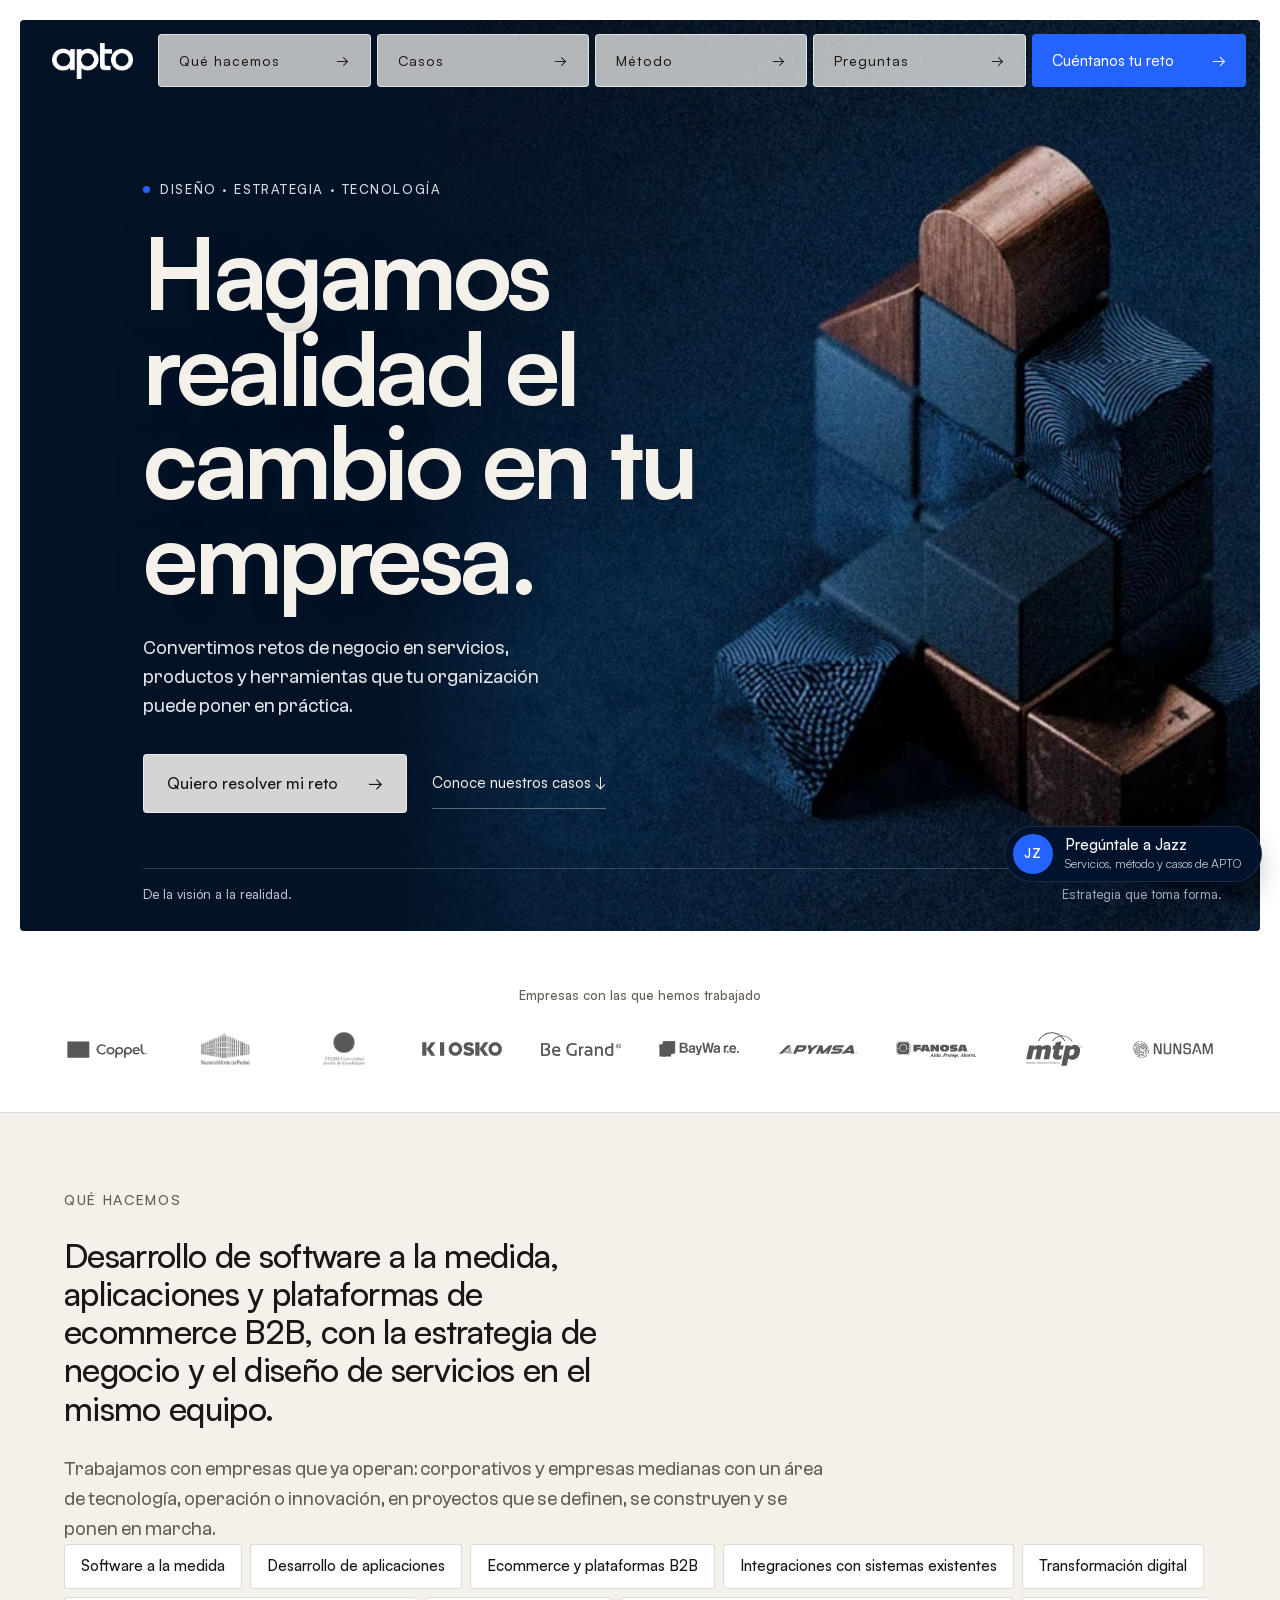
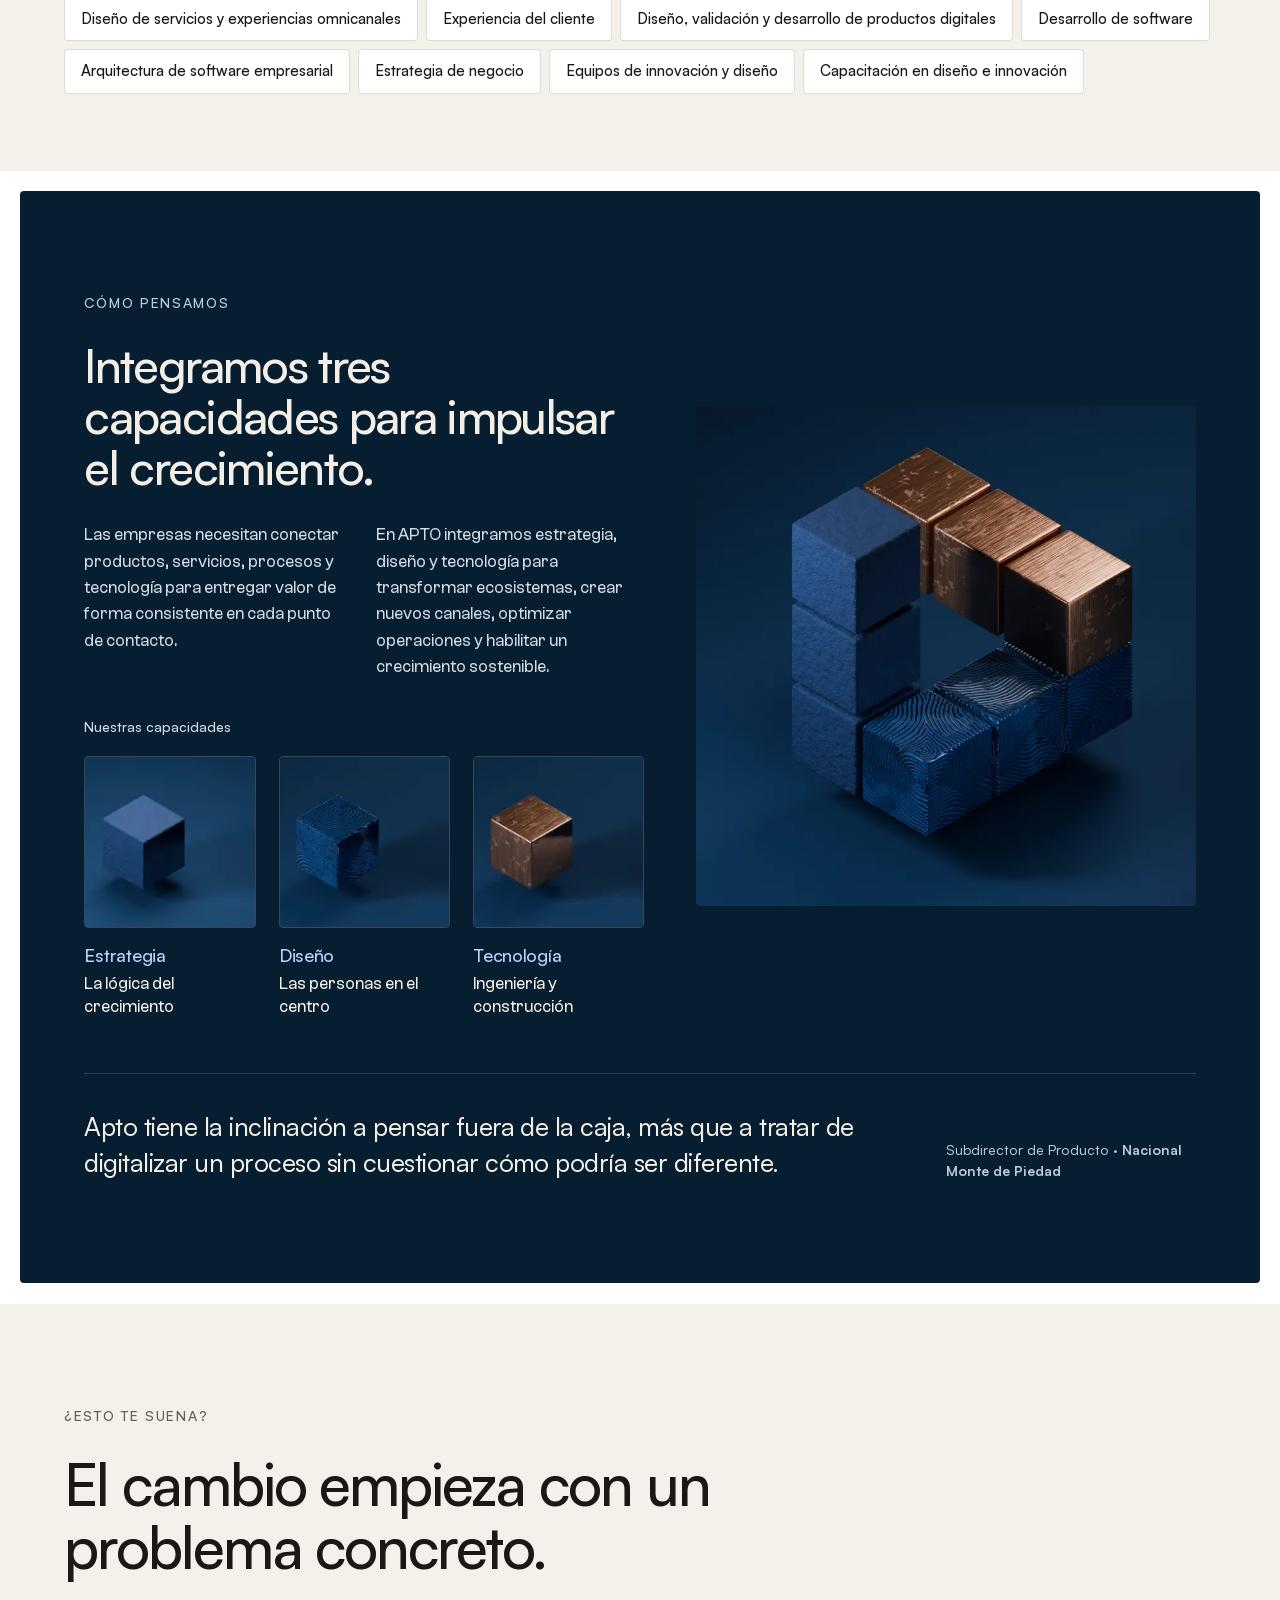
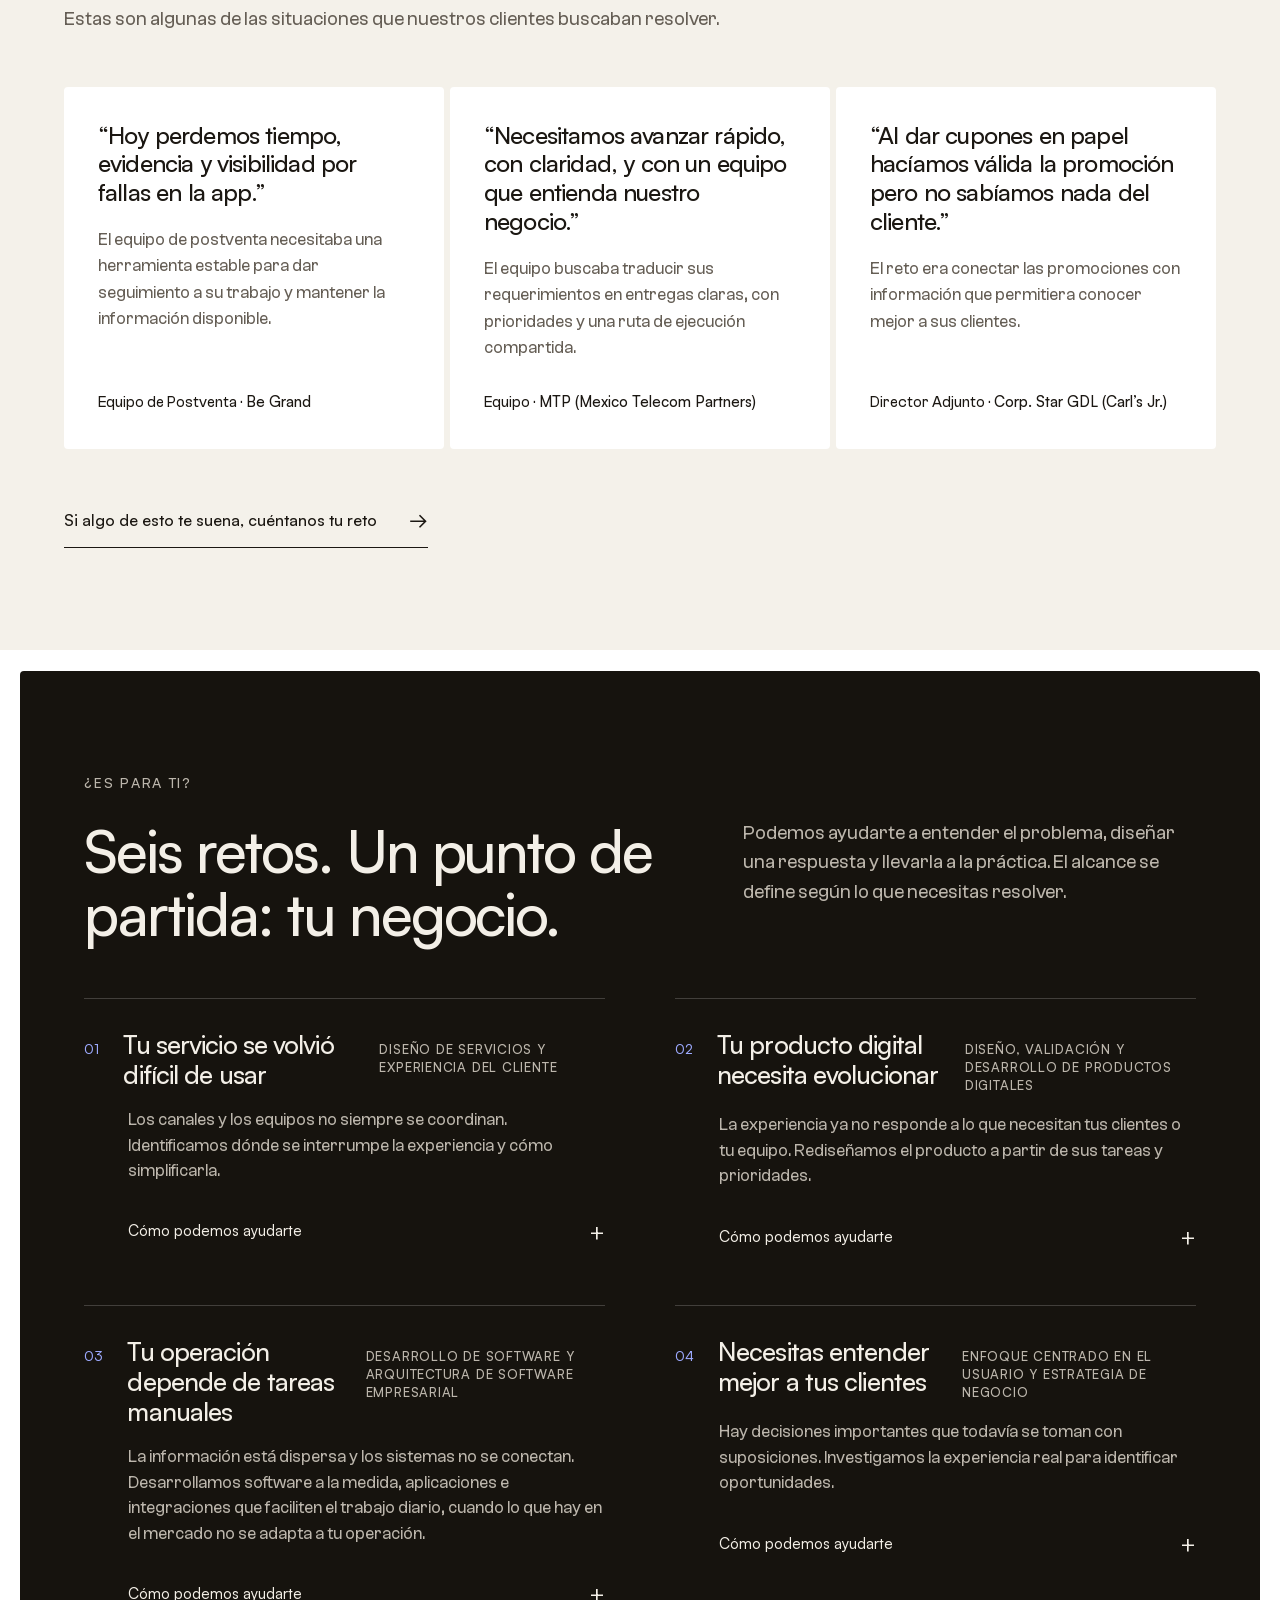
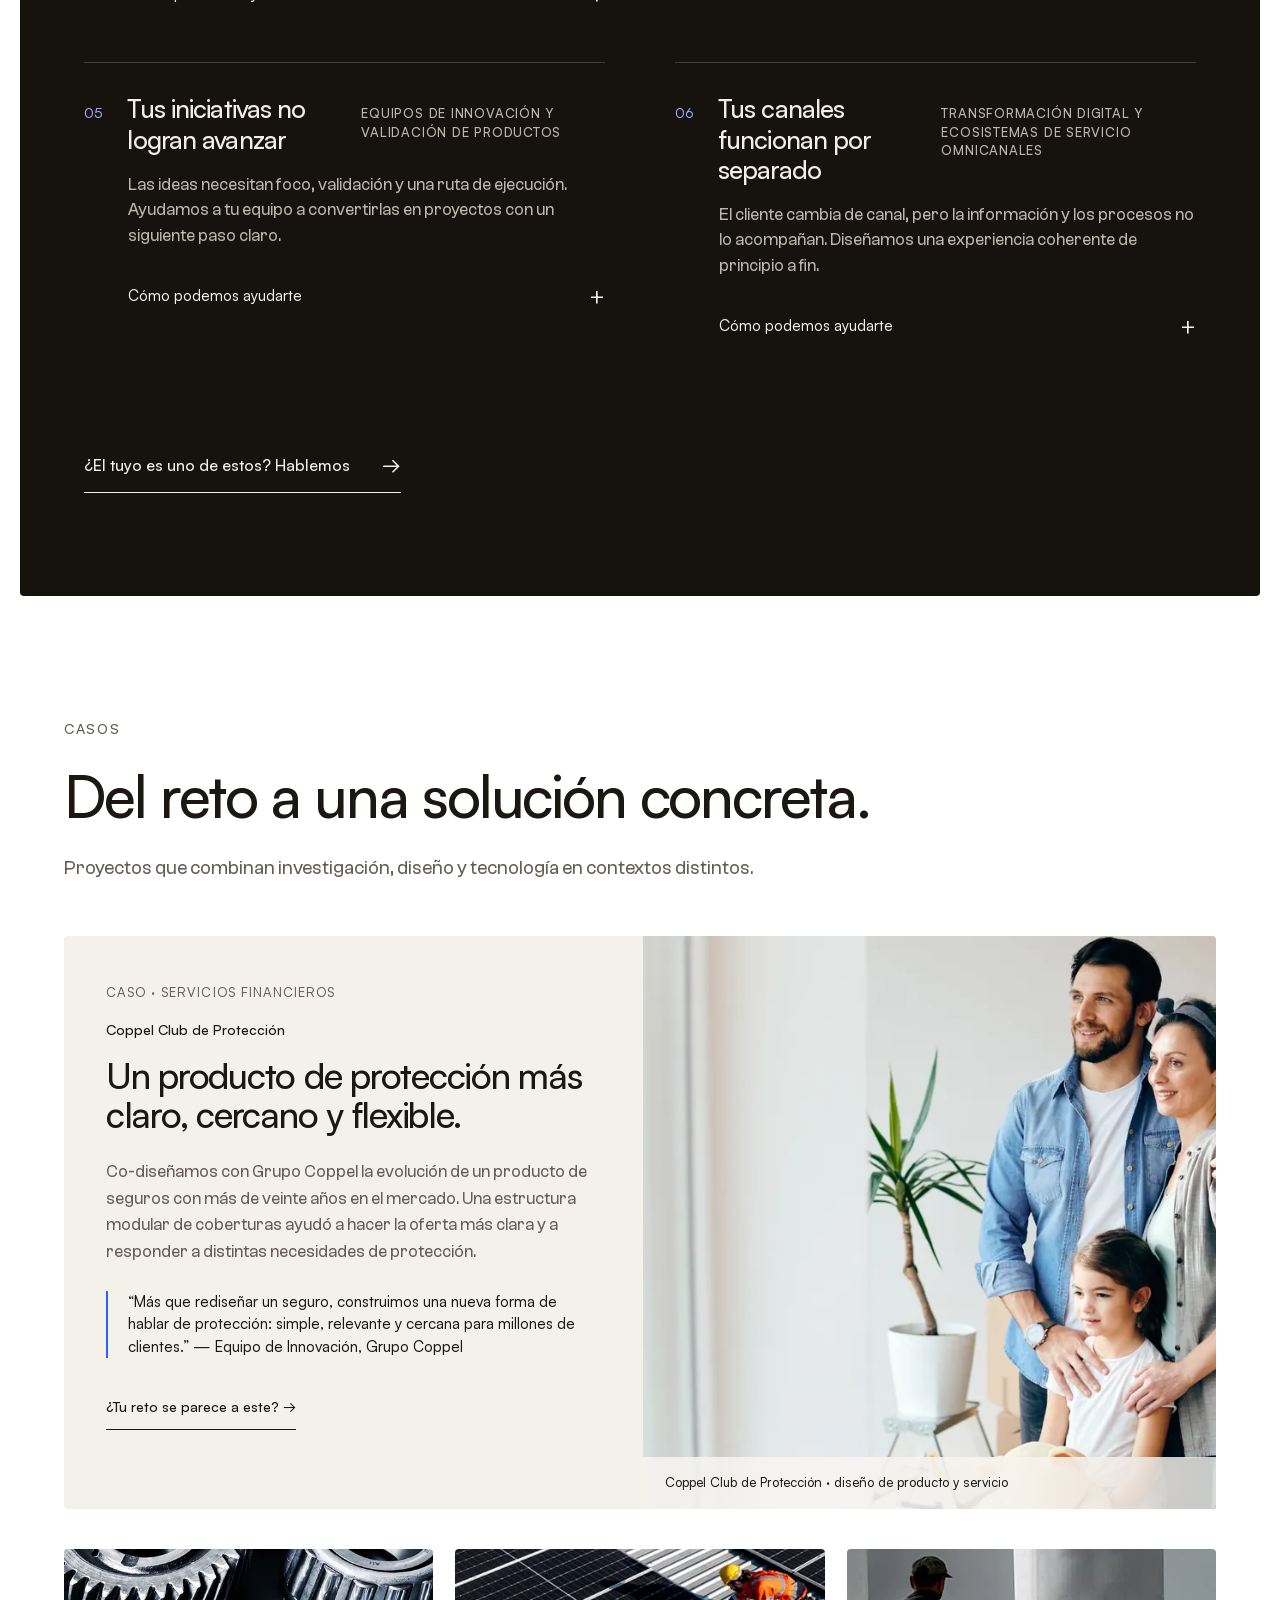
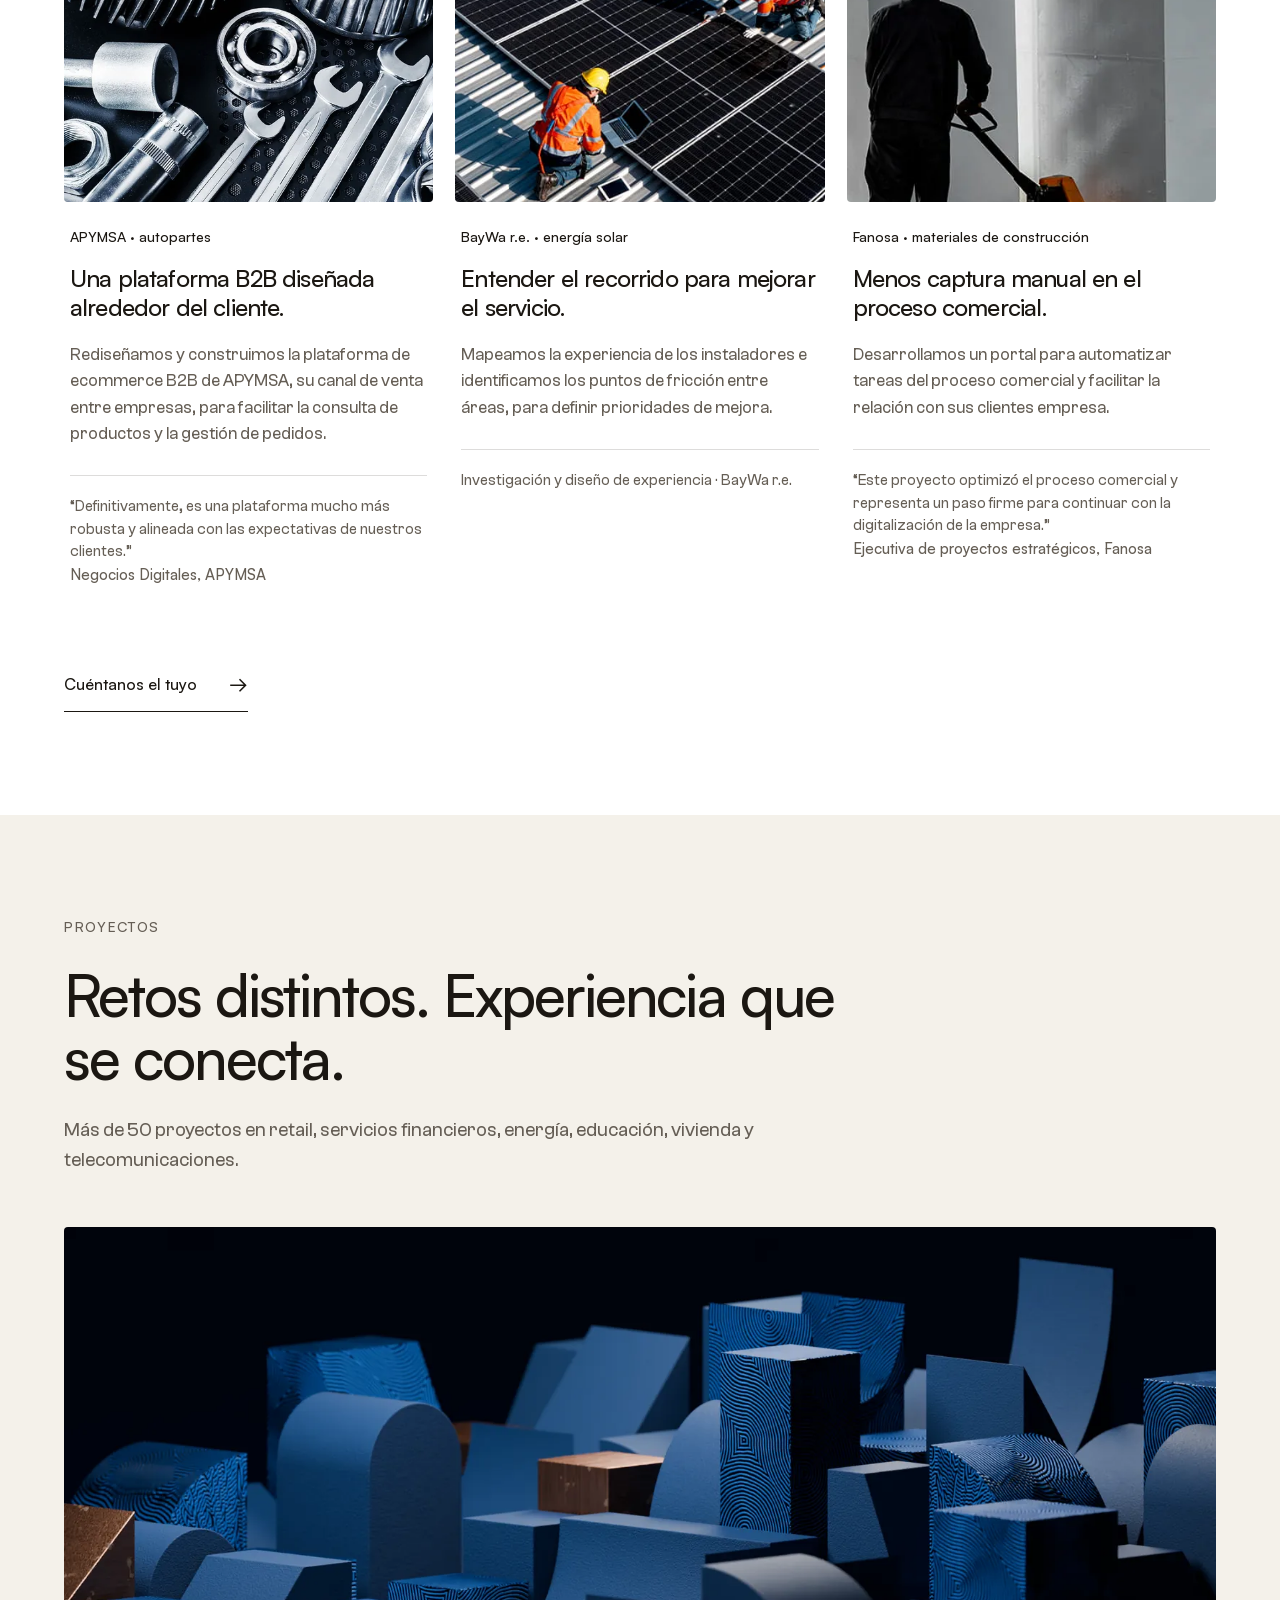
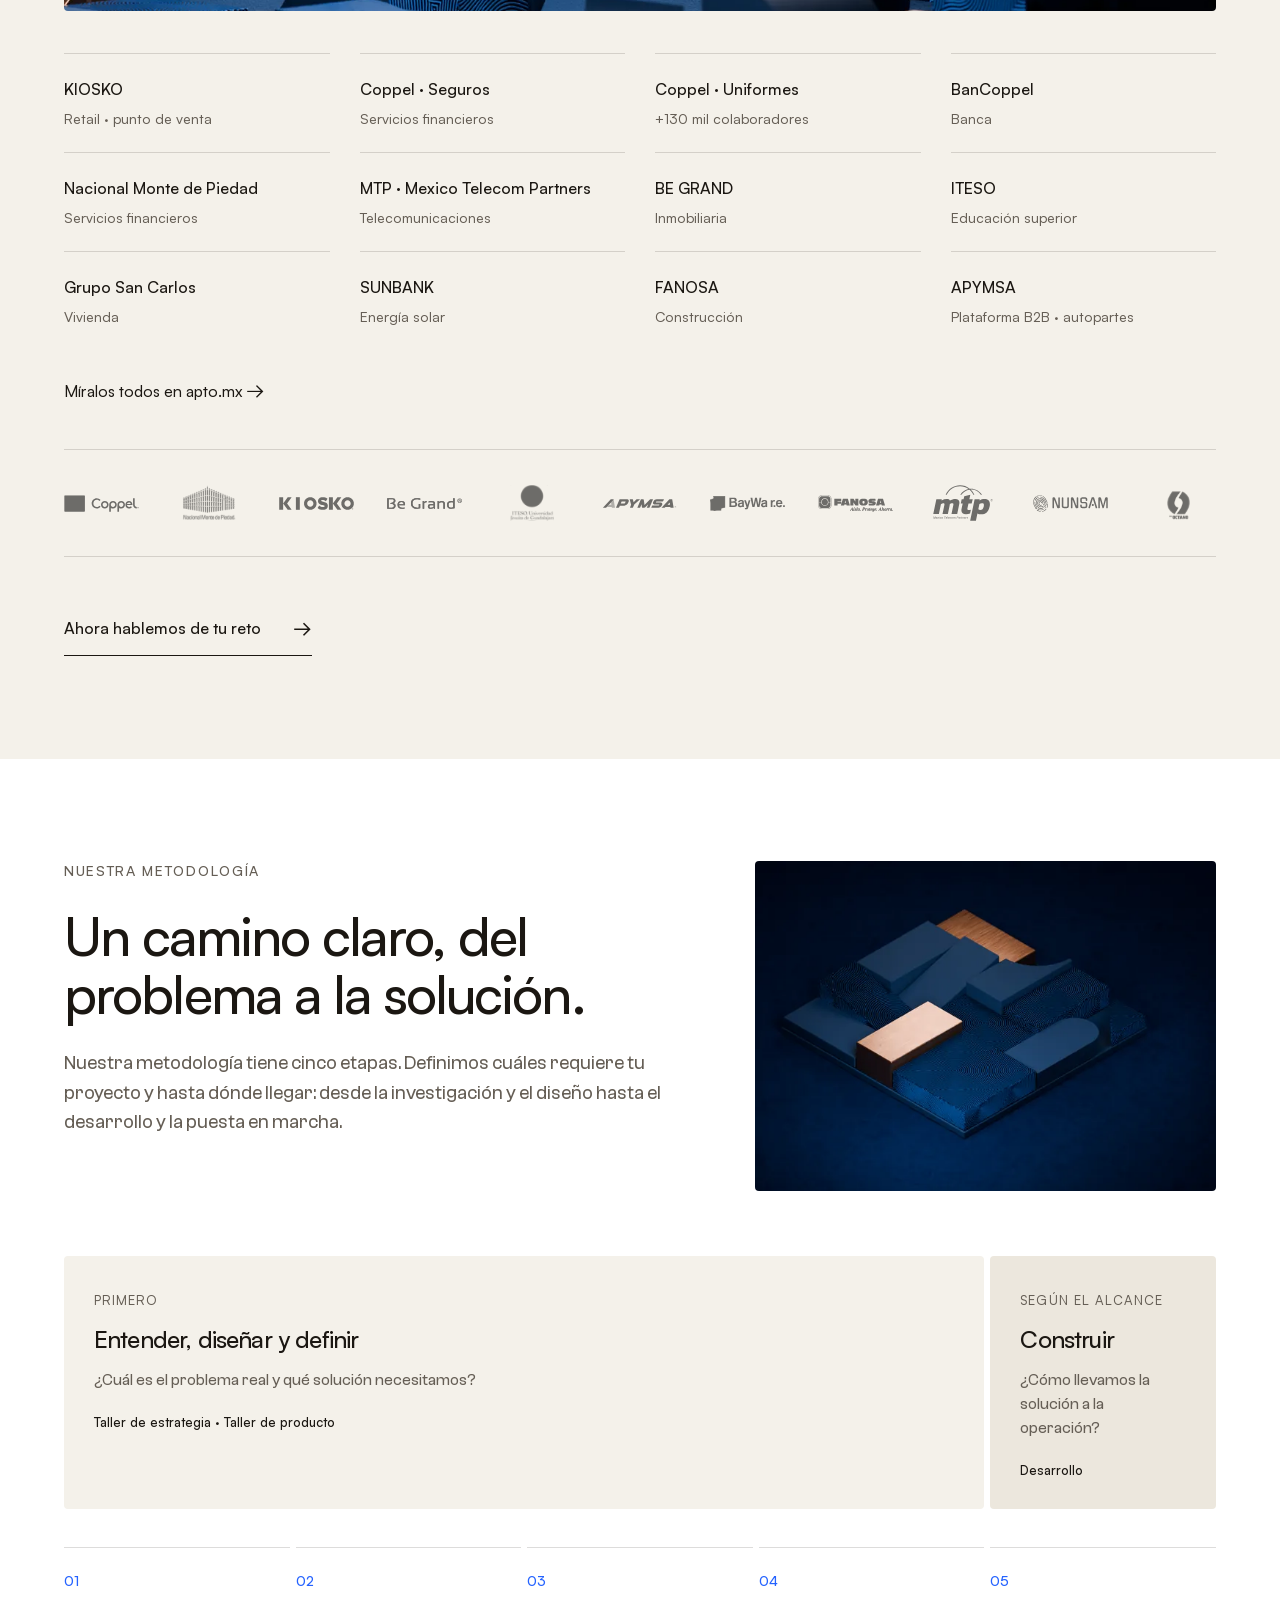
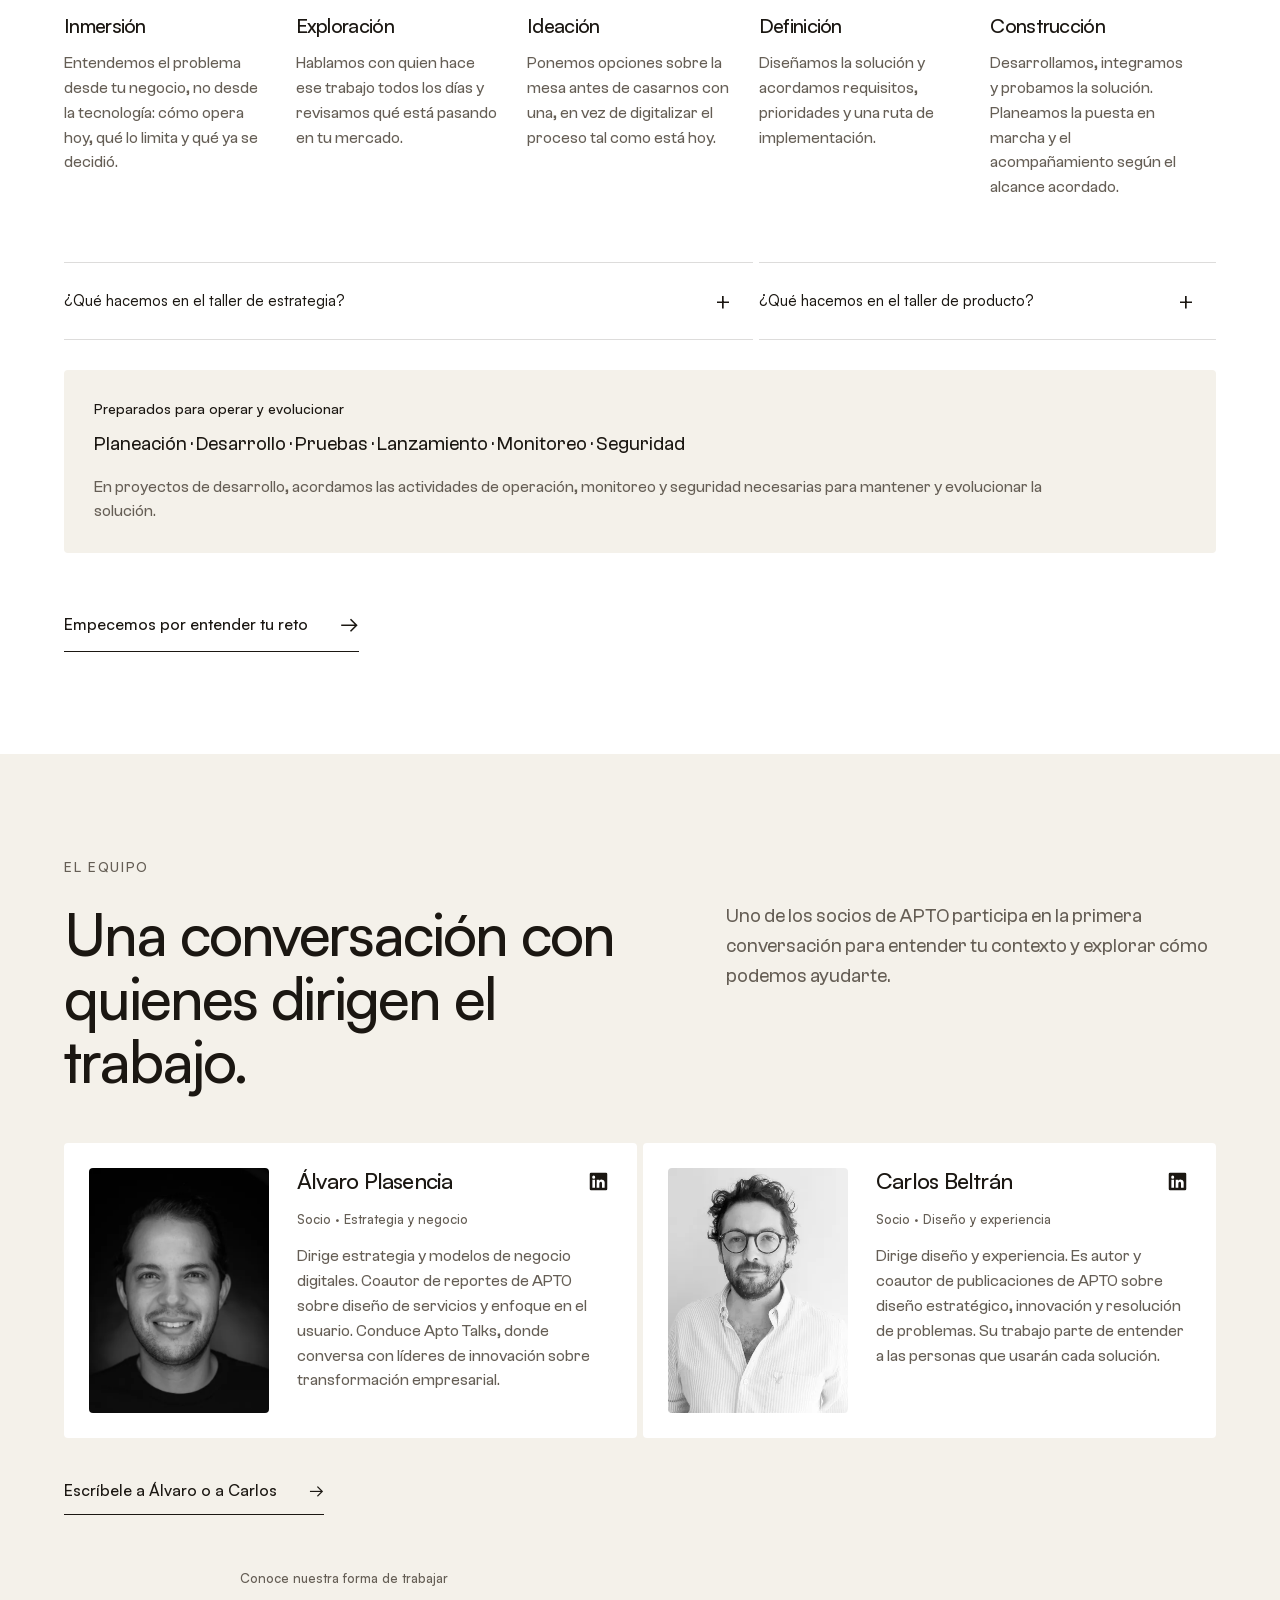
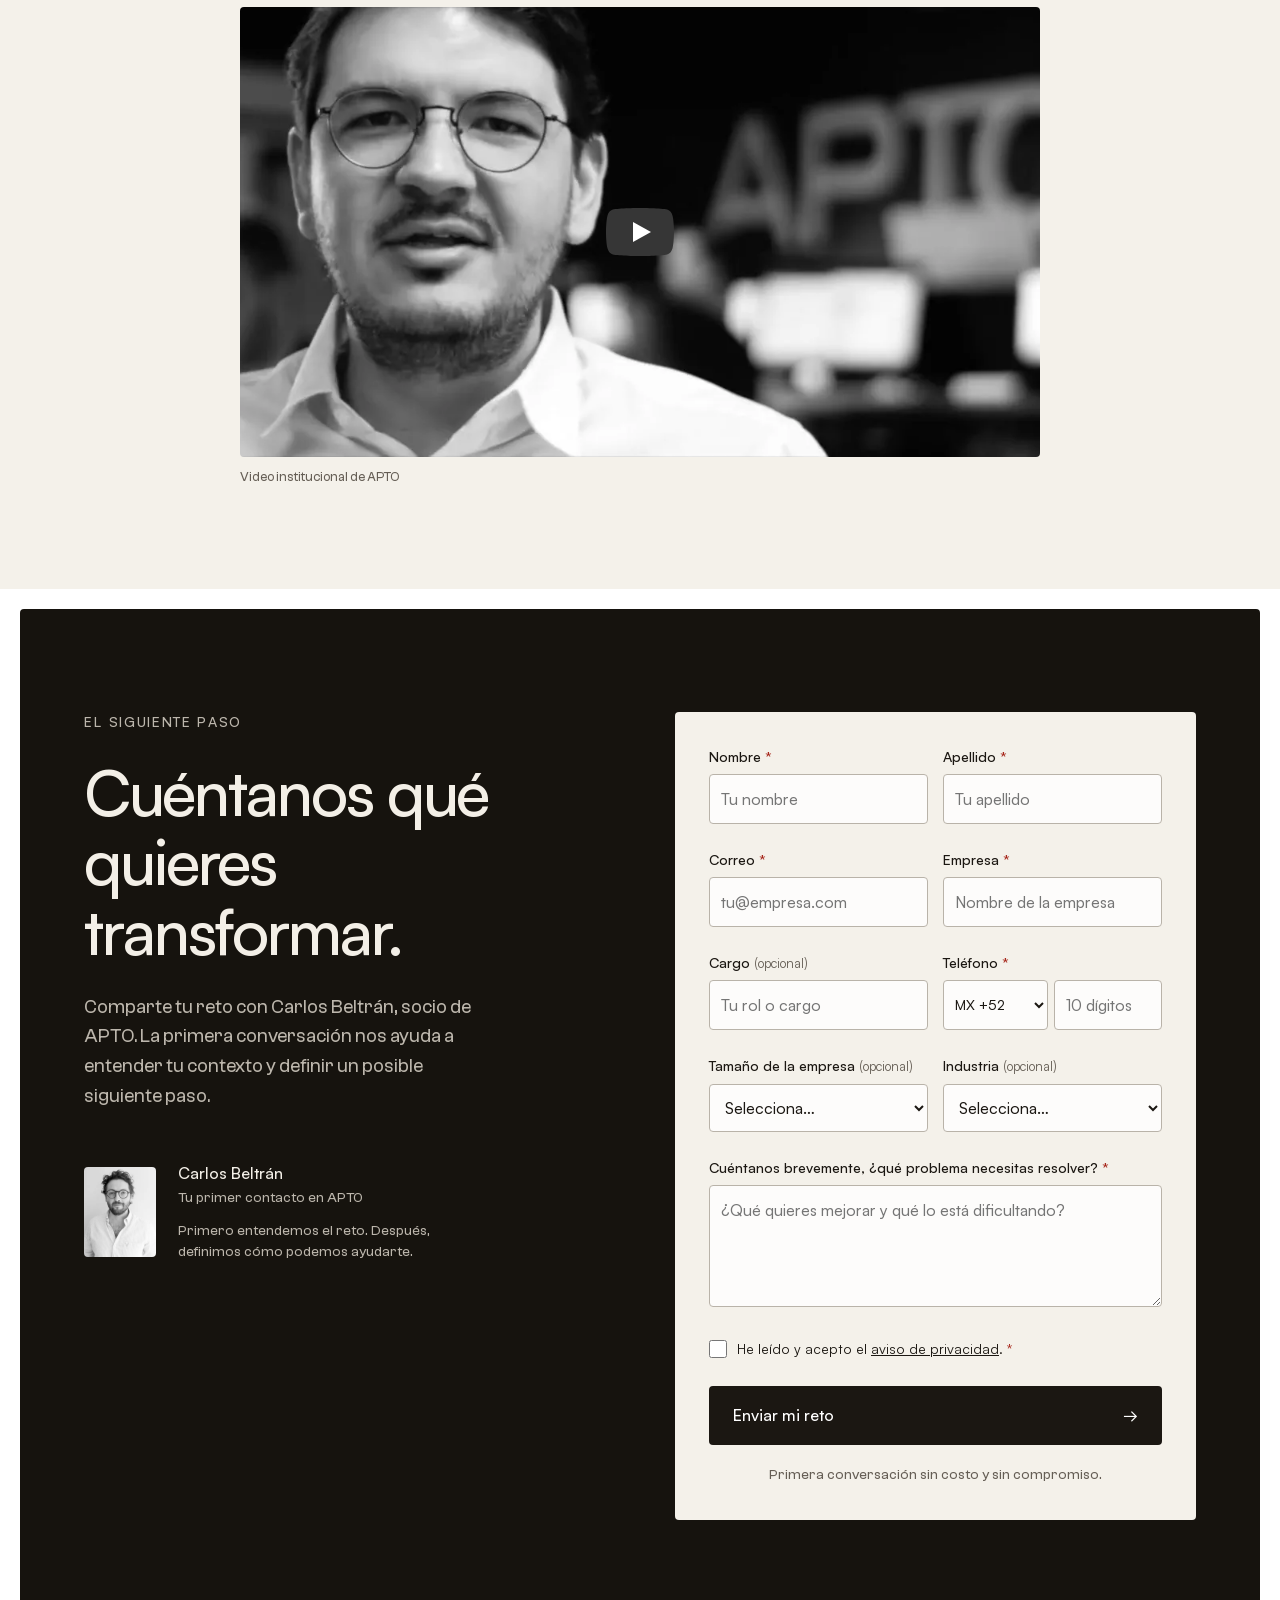
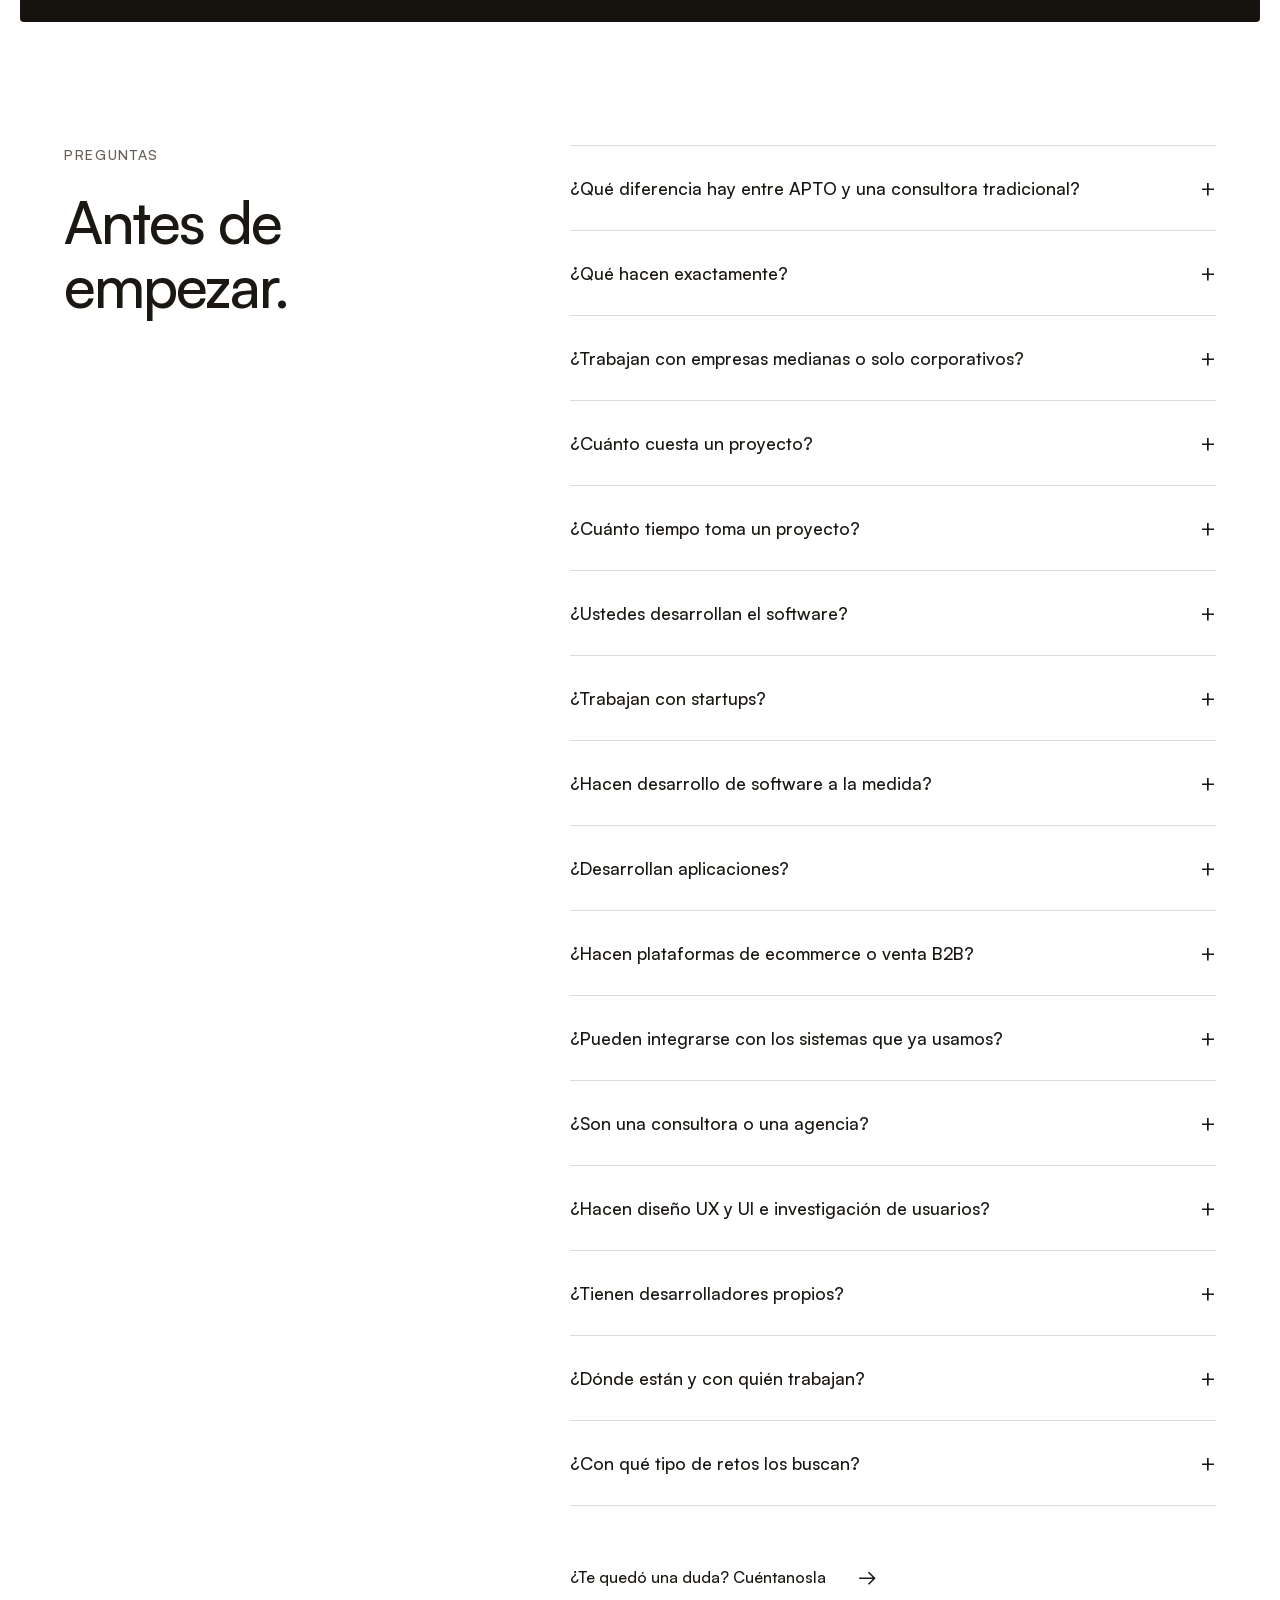
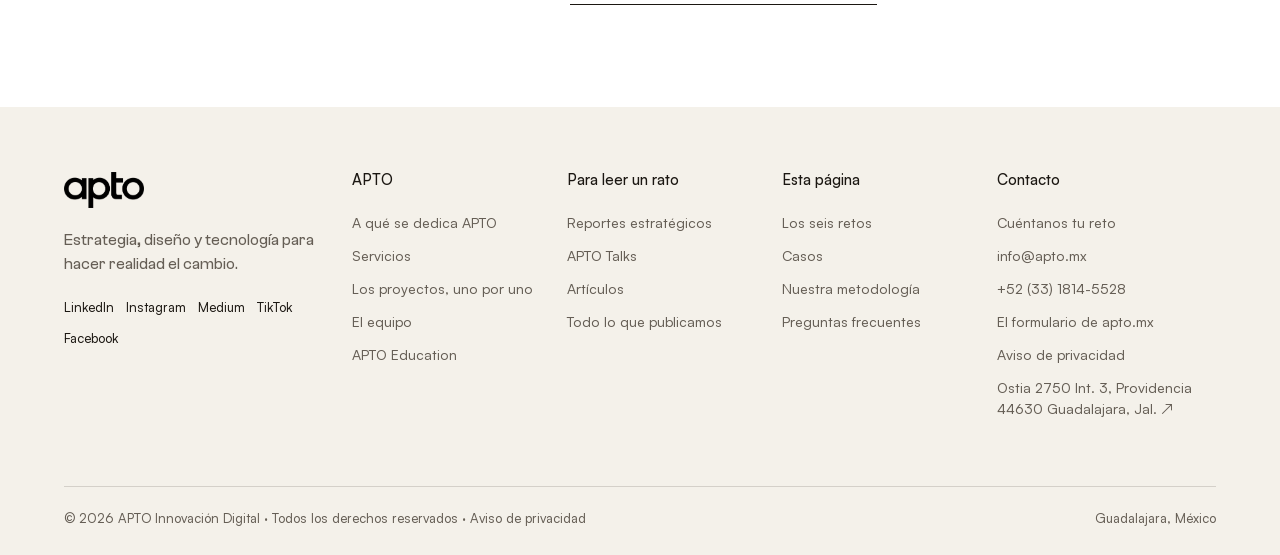
<file: apto/hero-por-grupo-20261110/index.html>
<!DOCTYPE html>

<html lang="es-MX"><head><meta charset="utf-8"/><meta name="viewport" content="width=device-width, initial-scale=1, viewport-fit=cover"><title>Desarrollo de software a la medida, diseño y estrategia · APTO</title><!-- PROPUESTA title opcion A --><meta name="description" content="Desarrollo de software a la medida, aplicaciones, plataformas de ecommerce B2B e integraciones con los sistemas que ya operas. Estrategia, diseño y tecnología en un mismo equipo."><!-- PROPUESTA description --><meta content="#01122d" name="theme-color"/>
<meta name="author" content="APTO Innovación S.A.P.I. de C.V.">
<link rel="canonical" href="https://landing.apto.mx/">
<link rel="privacy-policy" href="https://landing.apto.mx/aviso-de-privacidad/">
<link rel="alternate" hreflang="es-MX" href="https://landing.apto.mx/">
<link rel="alternate" hreflang="x-default" href="https://landing.apto.mx/">
<meta property="og:type" content="website">
<meta property="og:url" content="https://landing.apto.mx/">
<meta property="og:locale" content="es_MX">
<meta property="og:site_name" content="APTO">
<meta property="og:image" content="https://landing.apto.mx/assets/og-image-apto-official.png"><!-- FASE 2: og image nueva 1200x630 con la ilustracion Norma -->
<meta property="og:image:secure_url" content="https://landing.apto.mx/assets/og-image-apto-official.png">
<meta property="og:image:type" content="image/png">
<meta property="og:image:width" content="1200">
<meta property="og:image:height" content="675">
<meta property="og:image:alt" content="APTO · Estrategia, diseño y tecnología">
<meta name="twitter:card" content="summary_large_image">
<meta name="twitter:title" content="APTO · Hagamos realidad el cambio">
<meta name="twitter:description" content="Desarrollo de software a la medida, aplicaciones, plataformas de ecommerce B2B e integraciones con los sistemas que ya operas. Estrategia, diseño y tecnología en un mismo equipo.">
<meta name="twitter:image" content="https://landing.apto.mx/assets/og-image-apto-official.png">
<link rel="apple-touch-icon" href="assets/favicon-official.png">
<link rel="preconnect" href="https://www.googletagmanager.com">
<link rel="preload" as="font" type="font/woff2" href="assets/fonts/ClashGrotesk-Variable.woff2" crossorigin>
<link rel="preload" as="image" type="image/webp" imagesrcset="assets/hero-elegido-640.webp 640w, assets/hero-elegido-800.webp 800w, assets/hero-elegido-1024.webp 1024w" imagesizes="(max-width: 780px) 100vw, 70vw" fetchpriority="high">


<meta name="robots" content="noindex, nofollow"><link href="assets/favicon-official.png" rel="icon"/><link as="font" crossorigin="" href="assets/fonts/Satoshi-Variable.woff2" rel="preload" type="font/woff2"/><link href="styles.css?v=20261110a" rel="stylesheet"/><meta content="APTO · Hagamos realidad el cambio" property="og:title"/><meta content="Estrategia, diseño y tecnología para transformar retos de negocio en servicios, productos y herramientas que tu organización puede poner en práctica." property="og:description"/><script>/* Hero por intencion · el titulo y el subtitulo cambian por grupo de anuncio (utm_content={adgroupid}) · texto plano, misma tipografia · subtitulos con frases de la landing (10-nov-2026) */(function(){try{var m={"203507053092":["Transformación digital en tu empresa.","Y la dejamos funcionando.","Integramos estrategia, diseño y tecnología para transformar ecosistemas, crear nuevos canales, optimizar operaciones y habilitar un crecimiento sostenible."],"198954015072":["Diseñamos y construimos el software de tu operación.","Y lo dejamos funcionando."],"198954016072":["Digitalizamos la operación de tu empresa.","Y la dejamos funcionando."],"199042708752":["Diseñamos la experiencia de tus clientes.","Y la dejamos funcionando."],"197062139406":["Estrategia de negocio que parte de tu cliente.","Y la dejamos funcionando."],"199885822522":["Innovación que sale del papel en tu empresa.","Y la dejamos funcionando.","Ayudamos a tu equipo a convertir ideas en proyectos: criterios para priorizar, prototipos para validar y una ruta de implementación con un siguiente paso claro."],"197070239423":["Diseñamos tu experiencia de servicio omnicanal.","Y la dejamos funcionando."],"203507055532":["Armamos el equipo de innovación de tu empresa.","Y lo dejamos funcionando."],"199879292282":["Diseñamos y desarrollamos tu producto digital.","Y lo dejamos funcionando.","Rediseñamos tu producto digital a partir de las tareas y prioridades de tus clientes y tu equipo: prototipos, pruebas con usuarios, diseño de interfaces y desarrollo."],"204037436091":["Validamos y construimos tu producto digital.","Y lo dejamos funcionando."],"202648873834":["Transformación digital en tu empresa.","Y la dejamos funcionando."],"202648873354":["Diseñamos y construimos el software de tu operación.","Y lo dejamos funcionando."],"202648873394":["Digitalizamos la operación de tu empresa.","Y la dejamos funcionando."],"202648873434":["Diseñamos la experiencia de tus clientes.","Y la dejamos funcionando."],"202648873114":["Estrategia de negocio que parte de tu cliente.","Y la dejamos funcionando."],"202648873634":["Innovación que sale del papel en tu empresa.","Y la dejamos funcionando."],"202648873154":["Diseñamos tu experiencia de servicio omnicanal.","Y la dejamos funcionando."],"202648873874":["Armamos el equipo de innovación de tu empresa.","Y lo dejamos funcionando."],"202648873594":["Diseñamos y desarrollamos tu producto digital.","Y lo dejamos funcionando."],"202648873914":["Validamos y construimos tu producto digital.","Y lo dejamos funcionando."],"200248125054":["Desarrollamos el software a la medida de tu operación.","Y lo dejamos funcionando.","Desarrollamos software a la medida, aplicaciones e integraciones que facilitan el trabajo diario, cuando lo que hay en el mercado no se adapta a tu operación."],"201191427283":["Diseñamos la arquitectura de software de tu empresa.","Y la dejamos funcionando.","Arquitectura de software empresarial, desarrollo, pruebas y puesta en marcha, con herramientas e integraciones para los sistemas que ya operas."],"201618472276":["Construimos tu plataforma de ecommerce B2B.","Y la dejamos funcionando.","Rediseñamos y construimos plataformas de ecommerce B2B, tu canal de venta entre empresas, para facilitar la consulta de productos y la gestión de pedidos."],"201191425563":["Diseñamos y desarrollamos tu aplicación.","Y la dejamos funcionando.","Diseñamos, validamos y desarrollamos tu aplicación a partir de las tareas y prioridades de quienes la usan: prototipos, pruebas con usuarios, interfaces y desarrollo."]};var id=new URLSearchParams(location.search).get("utm_content");var v=id&&m[id];if(!v)return;document.documentElement.setAttribute("data-hero-variant",id);document.addEventListener("DOMContentLoaded",function(){var h=document.querySelector(".hero h1")||document.querySelector("h1");if(h)h.textContent=v[0]+" "+v[1];if(v[2]){var p=document.querySelector(".hero .hero-sub");if(p)p.textContent=v[2];}});}catch(e){}})();</script>
<script type="application/ld+json">{"@context": "https://schema.org", "@type": "ProfessionalService", "@id": "https://apto.mx/#organization", "name": "APTO", "legalName": "APTO Innovación S.A.P.I. de C.V.", "url": "https://apto.mx", "logo": "https://landing.apto.mx/assets/apto-logo.png", "image": "https://landing.apto.mx/assets/og-image-apto-official.png", "description": "Estrategia, diseño y tecnología. Convertimos retos de negocio en servicios, productos y herramientas que tu organización puede poner en práctica.", "slogan": "Hagamos realidad el cambio.", "email": "info@apto.mx", "telephone": "+52-33-1814-5528", "priceRange": "$$$", "areaServed": {"@type": "Country", "name": "México"}, "address": {"@type": "PostalAddress", "addressLocality": "Guadalajara", "addressRegion": "JAL", "addressCountry": "MX", "streetAddress": "Ostia 2750 Int. 3, Providencia", "postalCode": "44630"}, "contactPoint": [{"@type": "ContactPoint", "telephone": "+52-33-1814-5528", "contactType": "sales", "email": "info@apto.mx", "areaServed": "MX", "availableLanguage": ["Spanish", "English"]}], "sameAs": ["https://www.linkedin.com/company/apto-innovacion/", "https://www.instagram.com/apto.innovation/", "https://www.facebook.com/apto.innovation/", "https://medium.com/apto-magazine", "https://www.tiktok.com/@apto.innovation"]}</script>
<script type="application/ld+json">{"@context":"https://schema.org","@type":"FAQPage","mainEntity":[{"@type":"Question","name":"¿Qué diferencia hay entre APTO y una consultora tradicional?","acceptedAnswer":{"@type":"Answer","text":"Integramos estrategia, diseño y tecnología para conectar la definición del problema con su implementación. Podemos participar en una etapa específica o acompañar un proceso más amplio, según el alcance acordado."}},{"@type":"Question","name":"¿Qué hacen exactamente?","acceptedAnswer":{"@type":"Answer","text":"Investigamos necesidades, diseñamos servicios y productos, validamos soluciones y desarrollamos herramientas digitales. Combinamos estas capacidades según el reto de cada organización."}},{"@type":"Question","name":"¿Trabajan con empresas medianas o solo corporativos?","acceptedAnswer":{"@type":"Answer","text":"Trabajamos sobre todo con empresas que ya operan a escala: corporativos y empresas medianas con un área de tecnología, operación o innovación del lado del cliente. Más que el tamaño, lo que define si encajamos es que haya un proyecto con alcance y un equipo que pueda sostenerlo."}},{"@type":"Question","name":"¿Cuánto cuesta un proyecto?","acceptedAnswer":{"@type":"Answer","text":"El costo depende del alcance, las entregas y la complejidad del proyecto. Después de entender tu contexto, preparamos una propuesta con actividades, tiempos e inversión."}},{"@type":"Question","name":"¿Cuánto tiempo toma un proyecto?","acceptedAnswer":{"@type":"Answer","text":"La duración depende de las etapas y entregas acordadas, las integraciones y la disponibilidad de los equipos. Definimos un calendario al preparar la propuesta."}},{"@type":"Question","name":"¿Ustedes desarrollan el software?","acceptedAnswer":{"@type":"Answer","text":"Contamos con capacidades de arquitectura, desarrollo, pruebas y puesta en marcha. En la propuesta definimos qué construirá APTO, qué corresponde a tu equipo y qué dependencias existen."}},{"@type":"Question","name":"¿Trabajan con startups?","acceptedAnswer":{"@type":"Answer","text":"Con startups que ya tienen financiamiento y equipo, sí: trabajamos en validación y construcción de producto. Si apenas estás validando la idea o buscas una app sencilla al menor costo posible, probablemente no somos la opción adecuada y te conviene un equipo más pequeño."}},{"@type":"Question","name":"¿Hacen desarrollo de software a la medida?","acceptedAnswer":{"@type":"Answer","text":"Sí. Cuando lo que existe en el mercado no se adapta a tu operación, construimos el sistema a la medida —software personalizado para tu operación—: arquitectura, desarrollo, pruebas y puesta en marcha. Podemos entrar solo en una etapa o ser tu proveedor de software a lo largo del proyecto. En la propuesta definimos qué construye APTO, qué corresponde a tu equipo y de qué dependen los tiempos."}},{"@type":"Question","name":"¿Desarrollan aplicaciones?","acceptedAnswer":{"@type":"Answer","text":"Sí. Diseñamos, validamos y desarrollamos aplicaciones y productos digitales a partir de las tareas reales de quien las va a usar. Lo hicimos, por ejemplo, con la herramienta de postventa de Be Grand."}},{"@type":"Question","name":"¿Hacen plataformas de ecommerce o venta B2B?","acceptedAnswer":{"@type":"Answer","text":"Sí. Rediseñamos y construimos la plataforma de ecommerce B2B de APYMSA, su canal de venta entre empresas, para facilitar la consulta de productos y la gestión de pedidos."}},{"@type":"Question","name":"¿Pueden integrarse con los sistemas que ya usamos?","acceptedAnswer":{"@type":"Answer","text":"Sí. Buena parte del trabajo es conectar lo que ya opera: integraciones con los sistemas existentes, automatización de procesos y tableros para dar seguimiento. Es lo que hicimos en la automatización comercial de Fanosa."}},{"@type":"Question","name":"¿Son una consultora o una agencia?","acceptedAnswer":{"@type":"Answer","text":"Somos una consultoría de innovación: estrategia, diseño y tecnología en el mismo equipo. A diferencia de una agencia, el trabajo no termina en la pieza o la campaña; va de la definición del problema a la construcción y la puesta en marcha."}},{"@type":"Question","name":"¿Hacen diseño UX y UI e investigación de usuarios?","acceptedAnswer":{"@type":"Answer","text":"Sí. Investigación con usuarios (user research), diseño de la experiencia (UX design) y de la interfaz (UI design), prototipos y validación antes de construir. Es la base de los productos digitales que desarrollamos, incluidas las aplicaciones móviles."}},{"@type":"Question","name":"¿Tienen desarrolladores propios?","acceptedAnswer":{"@type":"Answer","text":"Sí. Según lo que pida el proyecto trabajamos con arquitectos de software, programadores backend y frontend, y especialistas en integraciones y APIs. En la propuesta queda por escrito qué perfiles entran y en qué etapa."}},{"@type":"Question","name":"¿Dónde están y con quién trabajan?","acceptedAnswer":{"@type":"Answer","text":"Estamos en Guadalajara y trabajamos con empresas de todo México. Buena parte del trabajo es remoto, con sesiones presenciales cuando el proyecto lo pide."}},{"@type":"Question","name":"¿Con qué tipo de retos los buscan?","acceptedAnswer":{"@type":"Answer","text":"Mejorar servicios, evolucionar productos digitales, simplificar operaciones, entender a los clientes, impulsar iniciativas de innovación y conectar canales. Podemos empezar por definir el problema contigo."}}]}</script>
</head><body>
<a class="skip-link" href="#main">Saltar al contenido</a><a class="skip-link" href="#cta-form" data-track="skip_link_form_click">Saltar al formulario de contacto</a><header class="site-head"><a aria-label="APTO, inicio" class="logo-mod" href="#hero" data-track="nav_logo_click"><img class="logo-mark" src="assets/apto-logo-243.png" alt="APTO" width="81" height="36" decoding="sync"/></a><nav aria-label="Navegación principal" class="menu-bar"><a href="#productos" data-track="nav_link_click" data-nav-link="productos">Qué hacemos <span aria-hidden="true">→</span></a><a href="#casos" data-track="nav_link_click" data-nav-link="casos">Casos <span aria-hidden="true">→</span></a><a href="#metodo" data-track="nav_link_click" data-nav-link="metodo">Método <span aria-hidden="true">→</span></a><a href="#faq" data-track="nav_link_click" data-nav-link="faq">Preguntas <span aria-hidden="true">→</span></a></nav><a class="btn-head" href="#cta-form" data-track="nav_cta_click">Cuéntanos tu reto <span aria-hidden="true">→</span></a><button aria-controls="mobile-nav" aria-expanded="false" class="menu-toggle" type="button">Menú <span aria-hidden="true">+</span></button><nav aria-label="Navegación móvil" hidden="" id="mobile-nav"><a href="#productos" data-track="nav_mobile_link_click" data-nav-link="productos" data-mobile-menu-close>Qué hacemos</a><a href="#casos" data-track="nav_mobile_link_click" data-nav-link="casos" data-mobile-menu-close>Casos</a><a href="#metodo" data-track="nav_mobile_link_click" data-nav-link="metodo" data-mobile-menu-close>Método</a><a href="#faq" data-track="nav_mobile_link_click" data-nav-link="faq" data-mobile-menu-close>Preguntas</a><a href="#cta-form" data-track="nav_mobile_menu_cta_click" data-mobile-menu-close>Cuéntanos tu reto <span aria-hidden="true">→</span></a></nav></header><main id="main">
<section class="hero" id="hero"><div class="hero-art"><img alt="Torres de bloques de azul mineral con texturas y remate de cobre, universo visual APTO" decoding="async" fetchpriority="high" height="576" sizes="(max-width: 780px) 100vw, 70vw" src="assets/hero-elegido-1024.webp" srcset="assets/hero-elegido-640.webp 640w, assets/hero-elegido-800.webp 800w, assets/hero-elegido-1024.webp 1024w" width="1024"/></div>
<div class="hero-content"><p class="eyebrow"><span class="gdot"></span>Diseño · Estrategia · Tecnología</p><h1>Hagamos realidad el cambio en tu empresa.</h1><p class="hero-sub">Convertimos retos de negocio en servicios, productos y herramientas que tu organización puede poner en práctica.</p><div class="hero-actions"><a class="btn btn-glass" href="#cta-form" data-track="hero_cta_click">Quiero resolver mi reto <span aria-hidden="true">→</span></a><a class="hero-case-link" href="#casos" data-track="hero_secondary_click">Conoce nuestros casos <span aria-hidden="true">↓</span></a></div></div><div class="hero-bottom"><span>De la visión a la realidad.</span><span>Estrategia que toma forma.</span></div></section><div class="client-proof">
<p class="hero__proof-label">Empresas con las que hemos trabajado</p>
<ul class="client-logos">
<li><img alt="Coppel" decoding="async" loading="lazy" src="assets/logos/clientes/coppel.svg" width="174" height="37"/></li>
<li><img alt="Nacional Monte de Piedad" decoding="async" loading="lazy" src="assets/logos/clientes/nmdp.svg" width="120" height="81"/></li>
<li><img alt="ITESO" decoding="async" loading="lazy" src="assets/logos/clientes/iteso.svg" width="121" height="99"/></li>
<li><img alt="KIOSKO" decoding="async" loading="lazy" src="assets/logos/clientes/kiosko.svg" width="205" height="35"/></li>
<li><img alt="Be Grand" decoding="async" loading="lazy" src="assets/logos/clientes/bregrand.svg" width="219" height="35"/></li>
<li><img alt="BayWa r.e." decoding="async" loading="lazy" src="assets/logos/clientes/bayware.svg" width="182" height="36"/></li>
<li><img alt="APYMSA" decoding="async" loading="lazy" src="assets/logos/clientes/apymsa.svg" width="191" height="21"/></li>
<li><img alt="Fanosa" decoding="async" loading="lazy" src="assets/logos/clientes/fanosa.svg" width="224" height="48"/></li>
<li><img alt="MTP · Mexico Telecom Partners" decoding="async" loading="lazy" src="assets/logos/clientes/mtp.svg" width="111" height="65"/></li>
<li><img alt="Nunsam" decoding="async" loading="lazy" src="assets/logos/clientes/nunsam.svg" width="208" height="44"/></li>
</ul>
</div>

<!-- PROPUESTA 22-sep · bloque "Qué hacemos" con servicios publicados en apto.mx · pendiente de aprobación APTO -->
<section class="servicios" id="servicios" aria-labelledby="servicios-title">
<div class="container">
<p class="eyebrow">Qué hacemos</p>
<h2 id="servicios-title" class="servicios__title">Desarrollo de software a la medida, aplicaciones y plataformas de ecommerce B2B, con la estrategia de negocio y el diseño de servicios en el mismo equipo.</h2>
<p class="lead">Trabajamos con empresas que ya operan: corporativos y empresas medianas con un área de tecnología, operación o innovación, en proyectos que se definen, se construyen y se ponen en marcha.</p>
<ul class="servicios__list"><li><a href="#productos" data-track="servicio_chip_click" data-item="Software a la medida">Software a la medida</a></li><li><a href="#productos" data-track="servicio_chip_click" data-item="Desarrollo de aplicaciones">Desarrollo de aplicaciones</a></li><li><a href="#productos" data-track="servicio_chip_click" data-item="Ecommerce y plataformas B2B">Ecommerce y plataformas B2B</a></li><li><a href="#productos" data-track="servicio_chip_click" data-item="Integraciones con sistemas existentes">Integraciones con sistemas existentes</a></li><li><a href="#productos" data-track="servicio_chip_click" data-item="Transformación digital">Transformación digital</a></li><li><a href="#productos" data-track="servicio_chip_click" data-item="Diseño de servicios y experiencias omnicanales">Diseño de servicios y experiencias omnicanales</a></li><li><a href="#productos" data-track="servicio_chip_click" data-item="Experiencia del cliente">Experiencia del cliente</a></li><li><a href="#productos" data-track="servicio_chip_click" data-item="Diseño, validación y desarrollo de productos digitales">Diseño, validación y desarrollo de productos digitales</a></li><li><a href="#productos" data-track="servicio_chip_click" data-item="Desarrollo de software">Desarrollo de software</a></li><li><a href="#productos" data-track="servicio_chip_click" data-item="Arquitectura de software empresarial">Arquitectura de software empresarial</a></li><li><a href="#categoria" data-track="servicio_chip_click" data-item="Estrategia de negocio">Estrategia de negocio</a></li><li><a href="#productos" data-track="servicio_chip_click" data-item="Equipos de innovación y diseño">Equipos de innovación y diseño</a></li><li><a href="#metodo" data-track="servicio_chip_click" data-item="Capacitación en diseño e innovación">Capacitación en diseño e innovación</a></li></ul>
</div>
</section>
<!-- /PROPUESTA -->
<section class="categoria categoria--capacidades" id="categoria" aria-labelledby="capacidades-title">
<div class="container">
<div class="thinking-layout">
<header class="thinking-copy">
<p class="eyebrow">Cómo pensamos</p>
<h2 id="capacidades-title">Integramos tres capacidades para impulsar el crecimiento.</h2>
<div class="thinking-context">
<p>Las empresas necesitan conectar productos, servicios, procesos y tecnología para entregar valor de forma consistente en cada punto de contacto.</p>
<p>En APTO integramos estrategia, diseño y tecnología para transformar ecosistemas, crear nuevos canales, optimizar operaciones y habilitar un crecimiento sostenible.</p>
</div>
</header>
<figure class="thinking-assembly">
<img src="assets/capacidades-integradas-1400.webp" srcset="assets/capacidades-integradas-800.webp 800w, assets/capacidades-integradas-1400.webp 1400w" sizes="(max-width: 620px) 170vw, (max-width: 1000px) 80vw, 85vw" width="1400" height="788" alt="Un mismo ensamble integra los bloques de estrategia en azul liso, diseño en azul texturado y tecnología en cobre." loading="lazy" decoding="async"/>
</figure>
<div class="thinking-capabilities">
<p class="capabilities-label">Nuestras capacidades</p>
<div class="capabilities-grid">
<article class="capability">
<img src="assets/capacidad-estrategia-640.webp" srcset="assets/capacidad-estrategia-320.webp 320w, assets/capacidad-estrategia-640.webp 640w" sizes="(max-width: 620px) 160px, (max-width: 1000px) 50vw, 24vw" width="640" height="360" alt="Cubo azul liso" loading="lazy" decoding="async"/>
<h3>Estrategia</h3>
<p>La lógica del crecimiento</p>
</article>
<article class="capability">
<img src="assets/capacidad-diseno-640.webp" srcset="assets/capacidad-diseno-320.webp 320w, assets/capacidad-diseno-640.webp 640w" sizes="(max-width: 620px) 160px, (max-width: 1000px) 50vw, 24vw" width="640" height="360" alt="Cubo azul con relieve de líneas curvas" loading="lazy" decoding="async"/>
<h3>Diseño</h3>
<p>Las personas en el centro</p>
</article>
<article class="capability">
<img src="assets/capacidad-tecnologia-640.webp" srcset="assets/capacidad-tecnologia-320.webp 320w, assets/capacidad-tecnologia-640.webp 640w" sizes="(max-width: 620px) 160px, (max-width: 1000px) 50vw, 24vw" width="640" height="360" alt="Cubo de cobre" loading="lazy" decoding="async"/>
<h3>Tecnología</h3>
<p>Ingeniería y construcción</p>
</article>
</div>
</div>
</div>
<figure class="cita-diferencial">
<blockquote>Apto tiene la inclinación a pensar fuera de la caja, más que a tratar de digitalizar un proceso sin cuestionar cómo podría ser diferente.</blockquote>
<figcaption>Subdirector de Producto · <strong>Nacional Monte de Piedad</strong></figcaption>
</figure>
</div>
</section>
<section class="section" id="problema">
<div class="container">
<header class="section__header">
<p class="eyebrow">¿Esto te suena?</p>
<h2>El cambio empieza con un problema concreto.</h2>
<p class="lead">Estas son algunas de las situaciones que nuestros clientes buscaban resolver.</p>
</header>
<div class="cards-3">
<article class="card">
<h3 class="card__title">“Hoy perdemos tiempo, evidencia y visibilidad por fallas en la app.”</h3>
<p class="card__body">El equipo de postventa necesitaba una herramienta estable para dar seguimiento a su trabajo y mantener la información disponible.</p>
<p class="card__attrib">Equipo de Postventa · <strong>Be Grand</strong></p>
</article>
<article class="card">
<h3 class="card__title">“Necesitamos avanzar rápido, con claridad, y con un equipo que entienda nuestro negocio.”</h3>
<p class="card__body">El equipo buscaba traducir sus requerimientos en entregas claras, con prioridades y una ruta de ejecución compartida.</p>
<p class="card__attrib">Equipo · <strong>MTP (Mexico Telecom Partners)</strong></p>
</article>
<article class="card">
<h3 class="card__title">“Al dar cupones en papel hacíamos válida la promoción pero no sabíamos nada del cliente.”</h3>
<p class="card__body">El reto era conectar las promociones con información que permitiera conocer mejor a sus clientes.</p>
<p class="card__attrib">Director Adjunto · <strong>Corp. Star GDL (Carl’s Jr.)</strong></p>
</article>
</div>
<div class="section-cta">
<a class="section-cta__link" href="#cta-form" data-track="problema_cta_click">Si algo de esto te suena, cuéntanos tu reto <span aria-hidden="true" class="arr">→</span></a>
</div>
</div>
</section>
<section class="section section--navy" id="productos">
<div class="container">
<header class="section__header">
<p class="eyebrow">¿Es para ti?</p>
<h2>Seis retos. Un punto de partida: tu negocio.</h2>
<p class="lead">Podemos ayudarte a entender el problema, diseñar una respuesta y llevarla a la práctica. El alcance se define según lo que necesitas resolver.</p>
</header>
<div class="retos">
<article class="reto">
<div class="reto__head">
<span class="reto__num">01</span>
<h3 class="reto__title">Tu servicio se volvió difícil de usar</h3>
<p class="reto__tema">Diseño de servicios y experiencia del cliente</p><!-- PROPUESTA subtítulo temático -->
</div>
<p class="reto__dolor">Los canales y los equipos no siempre se coordinan. Identificamos dónde se interrumpe la experiencia y cómo simplificarla.</p>
<details class="reto__more">
<summary data-track="producto_expand" data-producto="servicio">Cómo podemos ayudarte</summary>
<div class="reto__body">
<ul class="reto__si">
<li>Mapa del servicio y de sus puntos críticos</li>
<li>Recorrido del cliente, basado en investigación</li>
<li>Diseño de procesos y reglas para coordinar los canales</li>
</ul>
<p class="reto__caso">KIOSKO · más de 1,000 cajeros</p>
</div>
</details>
</article>
<article class="reto">
<div class="reto__head">
<span class="reto__num">02</span>
<h3 class="reto__title">Tu producto digital necesita evolucionar</h3>
<p class="reto__tema">Diseño, validación y desarrollo de productos digitales</p><!-- PROPUESTA subtítulo temático -->
</div>
<p class="reto__dolor">La experiencia ya no responde a lo que necesitan tus clientes o tu equipo. Rediseñamos el producto a partir de sus tareas y prioridades.</p>
<details class="reto__more">
<summary data-track="producto_expand" data-producto="digital">Cómo podemos ayudarte</summary>
<div class="reto__body">
<ul class="reto__si">
<li>Prototipos y pruebas con usuarios</li>
<li>Diseño de experiencia e interfaces</li>
<li>Desarrollo y documentación, cuando el alcance lo requiere</li>
</ul>
<p class="reto__caso">APYMSA · plataforma B2B de autopartes</p>
</div>
</details>
</article>
<article class="reto">
<div class="reto__head">
<span class="reto__num">03</span>
<h3 class="reto__title">Tu operación depende de tareas manuales</h3>
<p class="reto__tema">Desarrollo de software y arquitectura de software empresarial</p><!-- PROPUESTA subtítulo temático -->
</div>
<p class="reto__dolor">La información está dispersa y los sistemas no se conectan. Desarrollamos software a la medida, aplicaciones e integraciones que faciliten el trabajo diario, cuando lo que hay en el mercado no se adapta a tu operación.</p>
<details class="reto__more">
<summary data-track="producto_expand" data-producto="operacion">Cómo podemos ayudarte</summary>
<div class="reto__body">
<ul class="reto__si">
<li>Análisis de procesos y oportunidades de automatización</li>
<li>Desarrollo de sistemas y aplicaciones a la medida</li>
<li>Arquitectura de software empresarial, pruebas y puesta en marcha</li>
<li>Herramientas e integraciones con los sistemas existentes</li>
<li>Información y tableros para dar seguimiento a la operación</li>
</ul>
<p class="reto__caso">Fanosa · automatización comercial</p>
</div>
</details>
</article>
<article class="reto">
<div class="reto__head">
<span class="reto__num">04</span>
<h3 class="reto__title">Necesitas entender mejor a tus clientes</h3>
<p class="reto__tema">Enfoque centrado en el usuario y estrategia de negocio</p><!-- PROPUESTA subtítulo temático -->
</div>
<p class="reto__dolor">Hay decisiones importantes que todavía se toman con suposiciones. Investigamos la experiencia real para identificar oportunidades.</p>
<details class="reto__more">
<summary data-track="producto_expand" data-producto="usuario">Cómo podemos ayudarte</summary>
<div class="reto__body">
<ul class="reto__si">
<li>Investigación con clientes y equipos</li>
<li>Mapa de fricciones y oportunidades</li>
<li>Prioridades de mejora sustentadas en evidencia</li>
</ul>
<p class="reto__caso">BayWa r.e. · recorrido de instaladores</p>
</div>
</details>
</article>
<article class="reto">
<div class="reto__head">
<span class="reto__num">05</span>
<h3 class="reto__title">Tus iniciativas no logran avanzar</h3>
<p class="reto__tema">Equipos de innovación y validación de productos</p><!-- PROPUESTA subtítulo temático -->
</div>
<p class="reto__dolor">Las ideas necesitan foco, validación y una ruta de ejecución. Ayudamos a tu equipo a convertirlas en proyectos con un siguiente paso claro.</p>
<details class="reto__more">
<summary data-track="producto_expand" data-producto="innovacion">Cómo podemos ayudarte</summary>
<div class="reto__body">
<ul class="reto__si">
<li>Criterios para evaluar y priorizar iniciativas</li>
<li>Prototipos para validar las hipótesis clave</li>
<li>Ruta de implementación y acompañamiento al equipo</li>
</ul>
<p class="reto__caso">Coppel Club de Protección · producto de seguros</p>
</div>
</details>
</article>
<article class="reto">
<div class="reto__head">
<span class="reto__num">06</span>
<h3 class="reto__title">Tus canales funcionan por separado</h3>
<p class="reto__tema">Transformación digital y ecosistemas de servicio omnicanales</p><!-- PROPUESTA subtítulo temático -->
</div>
<p class="reto__dolor">El cliente cambia de canal, pero la información y los procesos no lo acompañan. Diseñamos una experiencia coherente de principio a fin.</p>
<details class="reto__more">
<summary data-track="producto_expand" data-producto="omnicanal">Cómo podemos ayudarte</summary>
<div class="reto__body">
<ul class="reto__si">
<li>Diseño del ecosistema de servicio</li>
<li>Procesos, responsabilidades y reglas compartidas</li>
<li>Plan de integración y desarrollo según el alcance</li>
</ul>
<p class="reto__caso">Grupo San Carlos · omnicanalidad integrada a los sistemas core del negocio</p>
</div>
</details>
</article>
</div>
<div class="section-cta">
<a class="section-cta__link" href="#cta-form" data-track="categoria_cta_click">¿El tuyo es uno de estos? Hablemos <span aria-hidden="true" class="arr">→</span></a>
</div>
</div>
</section>
<section class="section" id="casos">
<div class="container">
<header class="section__header">
<p class="eyebrow">Casos</p>
<h2>Del reto a una solución concreta.</h2>
<p class="lead">Proyectos que combinan investigación, diseño y tecnología en contextos distintos.</p>
</header>
<article class="caso-flagship">
<div>
<span class="caso__tag">Caso · Servicios financieros</span>
<p class="caso__cliente">Coppel Club de Protección</p>
<h3 class="caso__title">Un producto de protección más claro, cercano y flexible.</h3>
<p class="caso__body">Co-diseñamos con Grupo Coppel la evolución de un producto de seguros con más de veinte años en el mercado. Una estructura modular de coberturas ayudó a hacer la oferta más clara y a responder a distintas necesidades de protección.</p>
<div class="caso__callout">“Más que rediseñar un seguro, construimos una nueva forma de hablar de protección: simple, relevante y cercana para millones de clientes.” — Equipo de Innovación, Grupo Coppel</div>
<a class="caso__link" href="#cta-form" data-track="casos_cta_click">¿Tu reto se parece a este? →</a>
</div>
<figure class="caso__visual">
<img alt="Coppel Club de Protección: diseño de producto y servicio" decoding="async" height="668" loading="lazy" src="assets/cases/Coppel-CPF-Hero-image-web-apto-optimized.webp" width="1400"/>
<figcaption class="caso__figcaption">Coppel Club de Protección · diseño de producto y servicio</figcaption>
</figure>
</article>
<div class="casos-secundarios">
<article class="card card--with-image">
<div class="card__image-wrap">
<img alt="APYMSA — plataforma B2B de catálogo corporativo diseñada y construida por APTO" decoding="async" height="382" loading="lazy" src="assets/cases/slide_apymsa-compressed.webp" width="800"/>
</div>
<div class="card__body-wrap">
<p class="caso__cliente">APYMSA · autopartes</p>
<h3 class="card__title">Una plataforma B2B diseñada alrededor del cliente.</h3>
<p class="card__body">Rediseñamos y construimos la plataforma de ecommerce B2B de APYMSA, su canal de venta entre empresas, para facilitar la consulta de productos y la gestión de pedidos.</p>
<p class="card__attrib">“Definitivamente, es una plataforma mucho más robusta y alineada con las expectativas de nuestros clientes.”<br/><strong>Negocios Digitales, APYMSA</strong></p>
</div>
</article>
<article class="card card--with-image">
<div class="card__image-wrap">
<img alt="BayWa r.e. — investigación y diseño de la experiencia del instalador" decoding="async" height="656" loading="lazy" src="assets/cases/baywa-compressed.webp" width="440"/>
</div>
<div class="card__body-wrap">
<p class="caso__cliente">BayWa r.e. · energía solar</p>
<h3 class="card__title">Entender el recorrido para mejorar el servicio.</h3>
<p class="card__body">Mapeamos la experiencia de los instaladores e identificamos los puntos de fricción entre áreas, para definir prioridades de mejora.</p>
<p class="card__attrib">Investigación y diseño de experiencia · BayWa r.e.</p>
</div>
</article>
<article class="card card--with-image">
<div class="card__image-wrap">
<img alt="Fanosa — solución operativa diseñada por APTO" decoding="async" height="656" loading="lazy" src="assets/cases/fanosa-compressed.webp" width="440"/>
</div>
<div class="card__body-wrap">
<p class="caso__cliente">Fanosa · materiales de construcción</p>
<h3 class="card__title">Menos captura manual en el proceso comercial.</h3>
<p class="card__body">Desarrollamos un portal para automatizar tareas del proceso comercial y facilitar la relación con sus clientes empresa.</p>
<p class="card__attrib">“Este proyecto optimizó el proceso comercial y representa un paso firme para continuar con la digitalización de la empresa.”<br/><strong>Ejecutiva de proyectos estratégicos, Fanosa</strong></p>
</div>
</article>
</div>
<div class="section-cta">
<a class="section-cta__link" href="#cta-form" data-track="casos_cta_click">Cuéntanos el tuyo <span aria-hidden="true" class="arr">→</span></a>
</div>
</div>
</section>
<section id="proyectos">
<div class="container">
<header class="section__header">
<p class="eyebrow">Proyectos</p>
<h2>Retos distintos. Experiencia que se conecta.</h2>
<p class="lead">Más de 50 proyectos en retail, servicios financieros, energía, educación, vivienda y telecomunicaciones.</p>
</header><figure class="project-art"><img alt="Ciudad de volúmenes geométricos del universo APTO" decoding="async" height="900" loading="lazy" sizes="(max-width: 780px) 100vw, 88vw" src="assets/ciudad-1600.webp" srcset="assets/ciudad-800.webp 800w, assets/ciudad-1600.webp 1600w" width="1600"/></figure>
<ul class="proyectos__strip">
<li><strong>KIOSKO</strong><span>Retail · punto de venta</span></li>
<li><strong>Coppel · Seguros</strong><span>Servicios financieros</span></li>
<li><strong>Coppel · Uniformes</strong><span>+130 mil colaboradores</span></li>
<li><strong>BanCoppel</strong><span>Banca</span></li>
<li><strong>Nacional Monte de Piedad</strong><span>Servicios financieros</span></li>
<li><strong>MTP · Mexico Telecom Partners</strong><span>Telecomunicaciones</span></li>
<li><strong>BE GRAND</strong><span>Inmobiliaria</span></li>
<li><strong>ITESO</strong><span>Educación superior</span></li>
<li><strong>Grupo San Carlos</strong><span>Vivienda</span></li>
<li><strong>SUNBANK</strong><span>Energía solar</span></li>
<li><strong>FANOSA</strong><span>Construcción</span></li>
<li><strong>APYMSA</strong><span>Plataforma B2B · autopartes</span></li>
</ul>
<div class="proyectos__cta">
<a href="https://apto.mx/proyectos/" data-track="proyectos_ver_mas_click" rel="noopener" target="_blank">
          Míralos todos en apto.mx <span aria-hidden="true" class="arr">→</span>
</a>
</div>
<div class="muro-band">
<ul aria-label="Clientes con los que hemos trabajado" class="muro-logos">
<li><img alt="Coppel" decoding="async" loading="lazy" src="assets/logos/clientes/coppel.svg" width="174" height="37"/></li>
<li><img alt="Nacional Monte de Piedad" decoding="async" loading="lazy" src="assets/logos/clientes/nmdp.svg" width="120" height="81"/></li>
<li><img alt="KIOSKO" decoding="async" loading="lazy" src="assets/logos/clientes/kiosko.svg" width="205" height="35"/></li>
<li><img alt="Be Grand" decoding="async" loading="lazy" src="assets/logos/clientes/bregrand.svg" width="219" height="35"/></li>
<li><img alt="ITESO" decoding="async" loading="lazy" src="assets/logos/clientes/iteso.svg" width="121" height="99"/></li>
<li><img alt="APYMSA" decoding="async" loading="lazy" src="assets/logos/clientes/apymsa.svg" width="191" height="21"/></li>
<li><img alt="BayWa r.e." decoding="async" loading="lazy" src="assets/logos/clientes/bayware.svg" width="182" height="36"/></li>
<li><img alt="Fanosa" decoding="async" loading="lazy" src="assets/logos/clientes/fanosa.svg" width="224" height="48"/></li>
<li><img alt="MTP · Mexico Telecom Partners" decoding="async" loading="lazy" src="assets/logos/clientes/mtp.svg" width="111" height="65"/></li>
<li><img alt="Nunsam" decoding="async" loading="lazy" src="assets/logos/clientes/nunsam.svg" width="208" height="44"/></li>
<li><img alt="Grupo Octano" decoding="async" loading="lazy" src="assets/logos/clientes/octano.svg" width="64" height="99"/></li>
</ul>
</div>
<div class="section-cta">
<a class="section-cta__link" href="#cta-form" data-track="proyectos_cta_click">Ahora hablemos de tu reto <span aria-hidden="true" class="arr">→</span></a>
</div>
</div>
</section>
<section class="section section--cream" id="metodo">
<div class="container">
<header class="section__header">
<p class="eyebrow">Nuestra metodología</p>
<h2>Un camino claro, del problema a la solución.</h2>
<p class="lead">Nuestra metodología tiene cinco etapas. Definimos cuáles requiere tu proyecto y hasta dónde llegar: desde la investigación y el diseño hasta el desarrollo y la puesta en marcha.</p>
<figure class="method-art"><img alt="Piezas de azul y cobre organizadas sobre un plano" decoding="async" height="788" loading="lazy" sizes="(max-width: 780px) 100vw, 40vw" src="assets/relieve-1400.webp" srcset="assets/relieve-800.webp 800w, assets/relieve-1400.webp 1400w" width="1400"/></figure></header>
<div class="ruta">
<div class="ruta__fase ruta__fase--a">
<span class="ruta__fase-num">Primero</span>
<h3 class="ruta__fase-title">Entender, diseñar y definir</h3>
<p class="ruta__fase-q">¿Cuál es el problema real y qué solución necesitamos?</p>
<p class="metodo__taller">Taller de estrategia · Taller de producto</p>
</div>
<div class="ruta__fase ruta__fase--b">
<span class="ruta__fase-num">Según el alcance</span>
<h3 class="ruta__fase-title">Construir</h3>
<p class="ruta__fase-q">¿Cómo llevamos la solución a la operación?</p>
<p class="metodo__taller">Desarrollo</p>
</div>
<article class="ruta__paso">
<span aria-hidden="true" class="ruta__dot"></span>
<p class="ruta__num">01</p>
<h4>Inmersión</h4>
<p class="ruta__desc">Entendemos el problema desde tu negocio, no desde la tecnología: cómo opera hoy, qué lo limita y qué ya se decidió.</p>
</article>
<article class="ruta__paso">
<span aria-hidden="true" class="ruta__dot"></span>
<p class="ruta__num">02</p>
<h4>Exploración</h4>
<p class="ruta__desc">Hablamos con quien hace ese trabajo todos los días y revisamos qué está pasando en tu mercado.</p>
</article>
<article class="ruta__paso">
<span aria-hidden="true" class="ruta__dot"></span>
<p class="ruta__num">03</p>
<h4>Ideación</h4>
<p class="ruta__desc">Ponemos opciones sobre la mesa antes de casarnos con una, en vez de digitalizar el proceso tal como está hoy.</p>
</article>
<article class="ruta__paso">
<span aria-hidden="true" class="ruta__dot"></span>
<p class="ruta__num">04</p>
<h4>Definición</h4>
<p class="ruta__desc">Diseñamos la solución y acordamos requisitos, prioridades y una ruta de implementación.</p>
</article>
<article class="ruta__paso">
<span aria-hidden="true" class="ruta__dot"></span>
<p class="ruta__num">05</p>
<h4>Construcción</h4>
<p class="ruta__desc">Desarrollamos, integramos y probamos la solución. Planeamos la puesta en marcha y el acompañamiento según el alcance acordado.</p>
</article>
<details class="metodo__caps ruta__caps ruta__caps--a">
<summary data-track="taller_expand" data-taller="estrategia">¿Qué hacemos en el taller de estrategia?</summary>
<ul>
<li>Análisis cuantitativo y cualitativo</li>
<li>Análisis y estrategia de negocio</li>
<li>Diseño centrado en el usuario</li>
<li>Diseño de producto físico y digital</li>
<li>Diseño e ingeniería de ecosistemas de servicio y procesos</li>
<li>Estrategia de marca, servicio y producto</li>
<li>Técnicas de ideación y diseño</li>
<li>Storytelling y argumentación de negocio</li>
</ul>
</details>
<details class="metodo__caps ruta__caps ruta__caps--b">
<summary data-track="taller_expand" data-taller="producto">¿Qué hacemos en el taller de producto?</summary>
<ul>
<li>Diseño de producto digital (UX/UI)</li>
<li>Ingeniería y arquitectura de sistemas</li>
<li>Desarrollo front y back end</li>
<li>Prototipado y pruebas con usuarios</li>
<li>Mapa del servicio completo</li>
<li>Arquitectura de información</li>
<li>Técnicas de mapeo sistémico</li>
<li>DevSecOps</li>
</ul>
</details>
</div>
<div class="devsecops">
<p class="devsecops__label">Preparados para operar y evolucionar</p>
<p class="devsecops__body">Planeación · Desarrollo · Pruebas · Lanzamiento · Monitoreo · Seguridad</p>
<p class="devsecops__nota">En proyectos de desarrollo, acordamos las actividades de operación, monitoreo y seguridad necesarias para mantener y evolucionar la solución.</p>
</div>
<div class="section-cta">
<a class="section-cta__link" href="#cta-form" data-track="metodo_cta_click">Empecemos por entender tu reto <span aria-hidden="true" class="arr">→</span></a>
</div>
</div>
</section>
<section class="section section--navy" id="conoce-equipo">
<div class="container">
<header class="conoce__header">
<p class="eyebrow">El equipo</p>
<h2 class="conoce__title">Una conversación con quienes dirigen el trabajo.</h2>
<p class="conoce__intro">Uno de los socios de APTO participa en la primera conversación para entender tu contexto y explorar cómo podemos ayudarte.</p>
</header>
<div class="conoce__partners">
<article class="partner-card partner-card--alvaro">
<img alt="Álvaro Plasencia, socio senior de APTO" class="partner-card__photo" decoding="async" height="720" loading="lazy" src="assets/team/alvaro-portrait.webp" width="480"/>
<div class="partner-card__body">
<div class="partner-card__header">
<h3 class="partner-card__name">Álvaro Plasencia</h3>
<a aria-label="LinkedIn de Álvaro Plasencia" class="partner-card__linkedin" href="https://www.linkedin.com/in/alvaroplasencia/" data-track="partner_linkedin_alvaro_click" rel="noopener noreferrer" target="_blank">
<svg aria-hidden="true" fill="currentColor" viewbox="0 0 24 24" xmlns="http://www.w3.org/2000/svg"><path d="M20.5 2h-17A1.5 1.5 0 0 0 2 3.5v17A1.5 1.5 0 0 0 3.5 22h17a1.5 1.5 0 0 0 1.5-1.5v-17A1.5 1.5 0 0 0 20.5 2ZM8 19H5v-9h3v9Zm-1.5-10.28A1.72 1.72 0 1 1 8.22 7 1.72 1.72 0 0 1 6.5 8.72ZM19 19h-3v-4.74c0-1.42-.6-1.93-1.38-1.93A1.74 1.74 0 0 0 13 14.19a2.16 2.16 0 0 0-.05.61V19h-3s.04-8.18 0-9h3v1.27a3.4 3.4 0 0 1 3.08-1.4c1.79 0 3.05 1.16 3.05 3.7L19 19Z"></path></svg>
</a>
</div>
<p class="partner-card__role">Socio · Estrategia y negocio</p>
<p class="partner-card__bio">Dirige estrategia y modelos de negocio digitales. Coautor de reportes de APTO sobre diseño de servicios y enfoque en el usuario. Conduce Apto Talks, donde conversa con líderes de innovación sobre transformación empresarial.</p>
</div>
</article>
<article class="partner-card partner-card--carlos">
<img alt="Carlos Beltrán, socio senior de APTO" class="partner-card__photo" decoding="async" height="480" loading="lazy" src="assets/team/carlos-portrait.webp" width="480"/>
<div class="partner-card__body">
<div class="partner-card__header">
<h3 class="partner-card__name">Carlos Beltrán</h3>
<a aria-label="LinkedIn de Carlos Beltrán" class="partner-card__linkedin" href="https://www.linkedin.com/in/cbeltran1212/" data-track="partner_linkedin_carlos_click" rel="noopener noreferrer" target="_blank">
<svg aria-hidden="true" fill="currentColor" viewbox="0 0 24 24" xmlns="http://www.w3.org/2000/svg"><path d="M20.5 2h-17A1.5 1.5 0 0 0 2 3.5v17A1.5 1.5 0 0 0 3.5 22h17a1.5 1.5 0 0 0 1.5-1.5v-17A1.5 1.5 0 0 0 20.5 2ZM8 19H5v-9h3v9Zm-1.5-10.28A1.72 1.72 0 1 1 8.22 7 1.72 1.72 0 0 1 6.5 8.72ZM19 19h-3v-4.74c0-1.42-.6-1.93-1.38-1.93A1.74 1.74 0 0 0 13 14.19a2.16 2.16 0 0 0-.05.61V19h-3s.04-8.18 0-9h3v1.27a3.4 3.4 0 0 1 3.08-1.4c1.79 0 3.05 1.16 3.05 3.7L19 19Z"></path></svg>
</a>
</div>
<p class="partner-card__role">Socio · Diseño y experiencia</p>
<p class="partner-card__bio">Dirige diseño y experiencia. Es autor y coautor de publicaciones de APTO sobre diseño estratégico, innovación y resolución de problemas. Su trabajo parte de entender a las personas que usarán cada solución.</p>
</div>
</article>
</div>
<div class="conoce__cta-row">
<a class="conoce__cta-link" href="#cta-form" data-track="conoce_cta_click">Escríbele a Álvaro o a Carlos <span aria-hidden="true">→</span></a>
</div>
<div class="conoce__video-block">
<p class="conoce__video-label">Conoce nuestra forma de trabajar</p>
<button aria-label="Reproducir: APTO, innovación especializada en product y business design" class="yt-facade" data-yt-id="40gjKGn8qME" id="yt-facade-alvaro" type="button">
<img alt="" decoding="async" fetchpriority="low" height="562" loading="lazy" src="assets/team/video-cover-apto.webp" width="1000"/>
<span aria-hidden="true" class="yt-facade__play">
<svg viewbox="0 0 68 48" xmlns="http://www.w3.org/2000/svg">
<path d="M66.52 7.74c-.78-2.93-2.49-5.41-5.42-6.19C55.79.13 34 0 34 0S12.21.13 6.9 1.55C3.97 2.33 2.27 4.81 1.48 7.74.06 13.05 0 24 0 24s.06 10.95 1.48 16.26c.78 2.93 2.49 5.41 5.42 6.19C12.21 47.87 34 48 34 48s21.79-.13 27.1-1.55c2.93-.78 4.64-3.26 5.42-6.19C67.94 34.95 68 24 68 24s-.06-10.95-1.48-16.26z" fill="#f00"></path>
<path d="M45 24 27 14v20" fill="#fff"></path>
</svg>
</span>
</button>
<p class="conoce__video-caption">Video institucional de APTO</p>
</div>
</div>
</section>
<section class="cta-close" id="cta-form">
<div class="container">
<div class="cta-close__inner">
<p class="eyebrow cta-close__eyebrow">El siguiente paso</p>
<h2 class="cta-close__title">Cuéntanos qué quieres transformar.</h2>
<p class="cta-close__sub">Comparte tu reto con Carlos Beltrán, socio de APTO. La primera conversación nos ayuda a entender tu contexto y definir un posible siguiente paso.</p>
<div class="cta-close__form" id="form-inline-host">
<div class="form-card" id="form-card">
<div aria-live="assertive" class="form-message" hidden="" id="form-message" role="alert"></div>
<form id="diagnostico-form" data-mode="review" novalidate="" autocomplete="on" method="post" action="https://apto-landing-api.marketon-saap.workers.dev/submit">
<input type="hidden" name="page_uri" id="f-page_uri" value=""/><input type="hidden" name="attribution" id="f-attribution" value=""/>
<div class="form-field">
<label for="f-firstname">Nombre <span class="req">*</span></label>
<input aria-describedby="err-firstname" autocomplete="given-name" id="f-firstname" minlength="2" name="firstname" placeholder="Tu nombre" required="" type="text"/>
<span aria-live="polite" class="form-field__error" id="err-firstname"></span>
</div>
<div class="form-field">
<label for="f-lastname">Apellido <span class="req">*</span></label>
<input aria-describedby="err-lastname" autocomplete="family-name" id="f-lastname" minlength="2" name="lastname" placeholder="Tu apellido" required="" type="text"/>
<span aria-live="polite" class="form-field__error" id="err-lastname"></span>
</div>
<div class="form-field">
<label for="f-email">Correo <span class="req">*</span></label>
<input aria-describedby="err-email" autocomplete="email" id="f-email" name="email" placeholder="tu@empresa.com" required="" type="email"/>
<span aria-live="polite" class="form-field__error" id="err-email"></span>
</div>
<div class="form-field">
<label for="f-company">Empresa <span class="req">*</span></label>
<input aria-describedby="err-company" autocomplete="organization" id="f-company" maxlength="150" minlength="2" name="company" placeholder="Nombre de la empresa" required="" type="text"/>
<span aria-live="polite" class="form-field__error" id="err-company"></span>
</div>
<div class="form-field">
<label for="f-jobtitle">Cargo <span class="form-field__opt">(opcional)</span></label>
<input aria-describedby="err-jobtitle" autocomplete="organization-title" id="f-jobtitle" minlength="2" name="jobtitle" placeholder="Tu rol o cargo" type="text"/>
<span aria-live="polite" class="form-field__error" id="err-jobtitle"></span>
</div>
<div class="form-field">
<label for="f-phone_number">Teléfono <span class="req">*</span></label>
<div class="phone-input">
<select aria-label="Código de país" class="phone-input__cc" id="f-phone_country_code" name="phone_country_code">
<option selected="" title="México +52" value="52">MX +52</option>
<option title="Estados Unidos +1" value="1">US +1</option>
<option title="España +34" value="34">ES +34</option>
<option title="Colombia +57" value="57">CO +57</option>
<option title="Argentina +54" value="54">AR +54</option>
<option title="Chile +56" value="56">CL +56</option>
<option title="Perú +51" value="51">PE +51</option>
<option title="Brasil +55" value="55">BR +55</option>
<option title="Ecuador +593" value="593">EC +593</option>
<option title="Uruguay +598" value="598">UY +598</option>
</select>
<input aria-describedby="err-phone_number" autocomplete="tel-national" class="phone-input__num" id="f-phone_number" inputmode="numeric" maxlength="12" name="phone_number" placeholder="10 dígitos" required="" type="tel"/>
</div>
<span aria-live="polite" class="form-field__error" hidden="" id="err-phone_country_code"></span>
<span aria-live="polite" class="form-field__error" id="err-phone_number"></span>
</div>
<div class="form-field">
<label for="f-company_size">Tamaño de la empresa <span class="form-field__opt">(opcional)</span></label>
<select aria-describedby="err-company_size" id="f-company_size" name="company_size">
<option value="">Selecciona…</option>
<option value="1-49">Menos de 50 colaboradores</option>
<option value="50-249">50–249 colaboradores</option>
<option value="250-999">250–999 colaboradores</option>
<option value="1000+">1,000 o más colaboradores</option>
</select>
<span aria-live="polite" class="form-field__error" id="err-company_size"></span>
</div>
<div class="form-field">
<label for="f-industry">Industria <span class="form-field__opt">(opcional)</span></label>
<select aria-describedby="err-industry" id="f-industry" name="industry">
<option value="">Selecciona…</option>
<option value="Retail">Retail / Comercio</option>
<option value="Manufacturing">Manufactura / Industrial</option>
<option value="Financial Services">Servicios financieros / Fintech</option>
<option value="Healthcare">Salud / Farma</option>
<option value="Technology">Tecnología / Software</option>
<option value="Education">Educación</option>
<option value="Professional Services">Servicios profesionales</option>
<option value="Real Estate">Inmobiliario / Construcción</option>
<option value="Logistics">Logística / Transporte</option>
<option value="Other">Otro</option>
</select>
<span aria-live="polite" class="form-field__error" id="err-industry"></span>
</div>
<div class="form-field">
<label for="f-message">Cuéntanos brevemente, ¿qué problema necesitas resolver? <span class="req">*</span></label>
<textarea aria-describedby="err-message" id="f-message" maxlength="500" minlength="10" name="message" placeholder="¿Qué quieres mejorar y qué lo está dificultando?" required="" rows="4"></textarea>
<span aria-live="polite" class="form-field__error" id="err-message"></span>
</div>
<div class="form-field form-field--checkbox">
<label class="form-checkbox" for="f-privacy_consent">
<input aria-describedby="err-privacy_consent" id="f-privacy_consent" name="privacy_consent" required="" type="checkbox"/>
<span aria-hidden="true" class="form-checkbox__mark"></span>
<span class="form-checkbox__label">He leído y acepto el <a href="/aviso-de-privacidad/" rel="privacy-policy noopener" target="_blank">aviso de privacidad</a>. <span class="req">*</span></span>
</label>
<span aria-live="polite" class="form-field__error" id="err-privacy_consent"></span>
</div>
<button class="btn btn--full" id="form-submit" type="submit">
<span id="submit-label" data-label="Enviar mi reto">Enviar mi reto</span>
<span class="btn__arrow">→</span>
</button>
<p class="form-trust-micro">Primera conversación sin costo y sin compromiso.</p>
</form>
<div id="form-success" class="form-success" hidden tabindex="-1" role="status" aria-live="polite">
<div class="form-success__icon" aria-hidden="true">✓</div>
<h3 class="form-success__title">Listo, ya lo tenemos.</h3>
<p class="form-success__body">Carlos te escribe al correo que nos dejaste. Si prefieres que te llame, dínoslo ahí mismo.</p>
<button type="button" class="form-success__back" data-close-form-modal>Seguir viendo la página</button>
</div>
</div>
</div>
<div class="primer-contacto">
<img alt="Carlos Beltrán, socio de APTO" class="primer-contacto__foto" decoding="async" height="480" loading="lazy" src="assets/team/carlos-portrait.webp" width="480"/>
<div class="primer-contacto__texto">
<p class="primer-contacto__nombre">Carlos Beltrán</p>
<p class="primer-contacto__rol">Tu primer contacto en APTO</p>
<p class="primer-contacto__nota">Primero entendemos el reto. Después, definimos cómo podemos ayudarte.</p>
</div>
</div>
</div>
</div>
</section>

<!-- Form modal · bottom sheet en movil, dialogo centrado en desktop · mismo #form-card que la version inline (teletransporte) -->
<div class="form-modal" id="form-modal" role="dialog" aria-modal="true" aria-labelledby="form-modal-title" hidden>
<div class="form-modal__backdrop" data-close-form-modal></div>
<div class="form-modal__panel">
<button type="button" class="form-modal__close" aria-label="Cerrar" data-close-form-modal><svg width="20" height="20" viewBox="0 0 20 20" fill="none" xmlns="http://www.w3.org/2000/svg" aria-hidden="true"><path d="M15 5L5 15M5 5L15 15" stroke="currentColor" stroke-width="1.75" stroke-linecap="round"/></svg></button>
<div class="form-modal__handle" aria-hidden="true"></div>
<div class="form-modal__scroll">
<div class="form-modal__header">
<p class="eyebrow">El siguiente paso</p>
<h3 id="form-modal-title" class="form-modal__title">Cuéntanos qué quieres transformar.</h3>
<p class="form-modal__sub">Comparte tu reto con <strong>Carlos Beltrán</strong>, socio de APTO. La primera conversación nos ayuda a entender tu contexto y definir un posible siguiente paso.</p>
</div>
<div id="form-modal-host"></div>
</div>
</div>
</div>
<section class="section" id="faq">
<div class="container">
<header class="section__header">
<p class="eyebrow">Preguntas</p>
<h2>Antes de empezar.</h2>
</header>
<div class="faq">
<details class="faq-item">
<summary>¿Qué diferencia hay entre APTO y una consultora tradicional?</summary>
<div class="faq-item__body">Integramos estrategia, diseño y tecnología para conectar la definición del problema con su implementación. Podemos participar en una etapa específica o acompañar un proceso más amplio, según el alcance acordado.</div>
</details>
<details class="faq-item">
<summary>¿Qué hacen exactamente?</summary>
<div class="faq-item__body">Investigamos necesidades, diseñamos servicios y productos, validamos soluciones y desarrollamos herramientas digitales. Combinamos estas capacidades según el reto de cada organización.</div>
</details>
<details class="faq-item">
<summary>¿Trabajan con empresas medianas o solo corporativos?</summary>
<div class="faq-item__body">Trabajamos sobre todo con empresas que ya operan a escala: corporativos y empresas medianas con un área de tecnología, operación o innovación del lado del cliente. Más que el tamaño, lo que define si encajamos es que haya un proyecto con alcance y un equipo que pueda sostenerlo.</div>
</details>
<details class="faq-item">
<summary>¿Cuánto cuesta un proyecto?</summary>
<div class="faq-item__body">El costo depende del alcance, las entregas y la complejidad del proyecto. Después de entender tu contexto, preparamos una propuesta con actividades, tiempos e inversión.</div>
</details>
<details class="faq-item">
<summary>¿Cuánto tiempo toma un proyecto?</summary>
<div class="faq-item__body">La duración depende de las etapas y entregas acordadas, las integraciones y la disponibilidad de los equipos. Definimos un calendario al preparar la propuesta.</div>
</details>
<details class="faq-item">
<summary>¿Ustedes desarrollan el software?</summary>
<div class="faq-item__body">Contamos con capacidades de arquitectura, desarrollo, pruebas y puesta en marcha. En la propuesta definimos qué construirá APTO, qué corresponde a tu equipo y qué dependencias existen.</div>
</details>
<details class="faq-item">
<summary>¿Trabajan con startups?</summary>
<div class="faq-item__body">Con startups que ya tienen financiamiento y equipo, sí: trabajamos en validación y construcción de producto. Si apenas estás validando la idea o buscas una app sencilla al menor costo posible, probablemente no somos la opción adecuada y te conviene un equipo más pequeño.</div>
</details>
<details class="faq-item">
<summary>¿Hacen desarrollo de software a la medida?</summary>
<div class="faq-item__body">Sí. Cuando lo que existe en el mercado no se adapta a tu operación, construimos el sistema a la medida —software personalizado para tu operación—: arquitectura, desarrollo, pruebas y puesta en marcha. Podemos entrar solo en una etapa o ser tu proveedor de software a lo largo del proyecto. En la propuesta definimos qué construye APTO, qué corresponde a tu equipo y de qué dependen los tiempos.</div>
</details>
<details class="faq-item">
<summary>¿Desarrollan aplicaciones?</summary>
<div class="faq-item__body">Sí. Diseñamos, validamos y desarrollamos aplicaciones y productos digitales a partir de las tareas reales de quien las va a usar. Lo hicimos, por ejemplo, con la herramienta de postventa de Be Grand.</div>
</details>
<details class="faq-item">
<summary>¿Hacen plataformas de ecommerce o venta B2B?</summary>
<div class="faq-item__body">Sí. Rediseñamos y construimos la plataforma de ecommerce B2B de APYMSA, su canal de venta entre empresas, para facilitar la consulta de productos y la gestión de pedidos.</div>
</details>
<details class="faq-item">
<summary>¿Pueden integrarse con los sistemas que ya usamos?</summary>
<div class="faq-item__body">Sí. Buena parte del trabajo es conectar lo que ya opera: integraciones con los sistemas existentes, automatización de procesos y tableros para dar seguimiento. Es lo que hicimos en la automatización comercial de Fanosa.</div>
</details>
<details class="faq-item">
<summary>¿Son una consultora o una agencia?</summary>
<div class="faq-item__body">Somos una consultoría de innovación: estrategia, diseño y tecnología en el mismo equipo. A diferencia de una agencia, el trabajo no termina en la pieza o la campaña; va de la definición del problema a la construcción y la puesta en marcha.</div>
</details>
<details class="faq-item">
<summary>¿Hacen diseño UX y UI e investigación de usuarios?</summary>
<div class="faq-item__body">Sí. Investigación con usuarios (user research), diseño de la experiencia (UX design) y de la interfaz (UI design), prototipos y validación antes de construir. Es la base de los productos digitales que desarrollamos, incluidas las aplicaciones móviles.</div>
</details>
<details class="faq-item">
<summary>¿Tienen desarrolladores propios?</summary>
<div class="faq-item__body">Sí. Según lo que pida el proyecto trabajamos con arquitectos de software, programadores backend y frontend, y especialistas en integraciones y APIs. En la propuesta queda por escrito qué perfiles entran y en qué etapa.</div>
</details>
<details class="faq-item">
<summary>¿Dónde están y con quién trabajan?</summary>
<div class="faq-item__body">Estamos en Guadalajara y trabajamos con empresas de todo México. Buena parte del trabajo es remoto, con sesiones presenciales cuando el proyecto lo pide.</div>
</details>
<details class="faq-item">
<summary>¿Con qué tipo de retos los buscan?</summary>
<div class="faq-item__body">Mejorar servicios, evolucionar productos digitales, simplificar operaciones, entender a los clientes, impulsar iniciativas de innovación y conectar canales. Podemos empezar por definir el problema contigo.</div>
</details>
</div>
<div class="section-cta">
<a class="section-cta__link" href="#cta-form" data-track="faq_cta_click">¿Te quedó una duda? Cuéntanosla <span aria-hidden="true" class="arr">→</span></a>
</div>
</div>
</section>
</main><footer class="footer">
<div class="container">
<div class="footer__grid">
<div>
<div class="footer__logo">
<img alt="APTO" decoding="async" src="assets/apto-logo-243.png" width="80" height="36"/>
</div>
<p class="footer__tagline">Estrategia, diseño y tecnología para hacer realidad el cambio.</p>
<div class="footer__social">
<a href="https://www.linkedin.com/company/apto-innovacion/" rel="noopener" target="_blank" data-track="footer_social_click">LinkedIn</a>
<a href="https://www.instagram.com/apto.innovation/" rel="noopener" target="_blank" data-track="footer_social_click">Instagram</a>
<a href="https://medium.com/apto-magazine" rel="noopener" target="_blank" data-track="footer_social_click">Medium</a>
<a href="https://www.tiktok.com/@apto.innovation" rel="noopener" target="_blank" data-track="footer_social_click">TikTok</a>
<a href="https://www.facebook.com/apto.innovation/" rel="noopener" target="_blank" data-track="footer_social_click">Facebook</a>
</div>
</div>
<div class="footer__col">
<h3>APTO</h3>
<ul>
<li><a href="https://apto.mx/" rel="noopener" target="_blank" data-track="footer_external_click">A qué se dedica APTO</a></li>
<li><a href="https://apto.mx/servicios/" rel="noopener" target="_blank" data-track="footer_external_click">Servicios</a></li>
<li><a href="https://apto.mx/proyectos/" rel="noopener" target="_blank" data-track="footer_external_click">Los proyectos, uno por uno</a></li>
<li><a href="https://apto.mx/equipo/" rel="noopener" target="_blank" data-track="footer_external_click">El equipo</a></li>
<li><a href="https://apto.mx/education/" rel="noopener" target="_blank" data-track="footer_external_click">APTO Education</a></li>
</ul>
</div>
<div class="footer__col">
<h3>Para leer un rato</h3>
<ul>
<li><a href="https://apto.mx/categoria-de-insight/reportes-estrategicos/" rel="noopener" target="_blank" data-track="footer_external_click">Reportes estratégicos</a></li>
<li><a href="https://apto.mx/categoria-de-insight/apto-talks/" rel="noopener" target="_blank" data-track="footer_external_click">APTO Talks</a></li>
<li><a href="https://apto.mx/categoria-de-insight/articulos/" rel="noopener" target="_blank" data-track="footer_external_click">Artículos</a></li>
<li><a href="https://apto.mx/insights/" rel="noopener" target="_blank" data-track="footer_external_click">Todo lo que publicamos</a></li>
</ul>
</div>
<div class="footer__col">
<h3>Esta página</h3>
<ul>
<li><a href="#productos" data-track="footer_section_click">Los seis retos</a></li>
<li><a href="#casos" data-track="footer_section_click">Casos</a></li>
<li><a href="#metodo" data-track="footer_section_click">Nuestra metodología</a></li>
<li><a href="#faq" data-track="footer_section_click">Preguntas frecuentes</a></li>
</ul>
</div>
<div class="footer__col">
<h3>Contacto</h3>
<ul>
<li><a href="#cta-form" data-track="footer_cta_click">Cuéntanos tu reto</a></li>
<li><a href="mailto:info@apto.mx" data-track="footer_email_click">info@apto.mx</a></li>
<li><a href="tel:+523318145528" data-track="footer_tel_click">+52 (33) 1814-5528</a></li>
<li><a href="https://apto.mx/contacto/" rel="noopener" target="_blank" data-track="footer_external_click">El formulario de apto.mx</a></li>
<li><a href="/aviso-de-privacidad/" rel="privacy-policy noopener" target="_blank" data-track="footer_section_click">Aviso de privacidad</a></li>
<li class="footer__dir"><a href="https://maps.app.goo.gl/Fau1MTVP9KGYDv2n9" rel="noopener" target="_blank" data-track="footer_maps_click">Ostia 2750 Int. 3, Providencia<br/>44630 Guadalajara, Jal. <span aria-hidden="true">↗</span></a></li>
</ul>
</div>
</div>
<div class="footer__bottom">
<div>© 2026 APTO Innovación Digital · Todos los derechos reservados · <a href="/aviso-de-privacidad/" target="_blank" rel="privacy-policy noopener" data-track="footer_section_click">Aviso de privacidad</a></div>
<div>Guadalajara, México</div>
</div>
</div>
</footer><div class="sticky-cta-mobile" aria-hidden="false"><a href="#cta-form" class="btn sticky-cta-mobile__btn" data-track="sticky_cta_click">Cuéntanos tu reto <span aria-hidden="true">→</span></a></div>
<script>/* URL de la pagina para el envio nativo (sin capture.js): el Referer entre dominios llega recortado y se perdian los UTM · 15-oct-2026 */try{var pu=document.getElementById("f-page_uri");if(pu)pu.value=location.href;}catch(e){}</script><script src="script.js?v=20260922a"></script><script src="capture.js?v=20261026a"></script>
<!-- Jazz · chat de la landing (Marketon) · Worker apto-chat-api (cuenta Marketon-SaaP) · widget canónico en marketon-clients/clients/apto/chat-worker/widget · en producción desde el 26-oct-2026 -->
<script>window.JAZZ_CHAT={api:"https://apto-chat-api.marketon-saap.workers.dev"};</script>
<script src="jazz-widget.js?v=20261026a" defer></script>
</body></html>
</file>
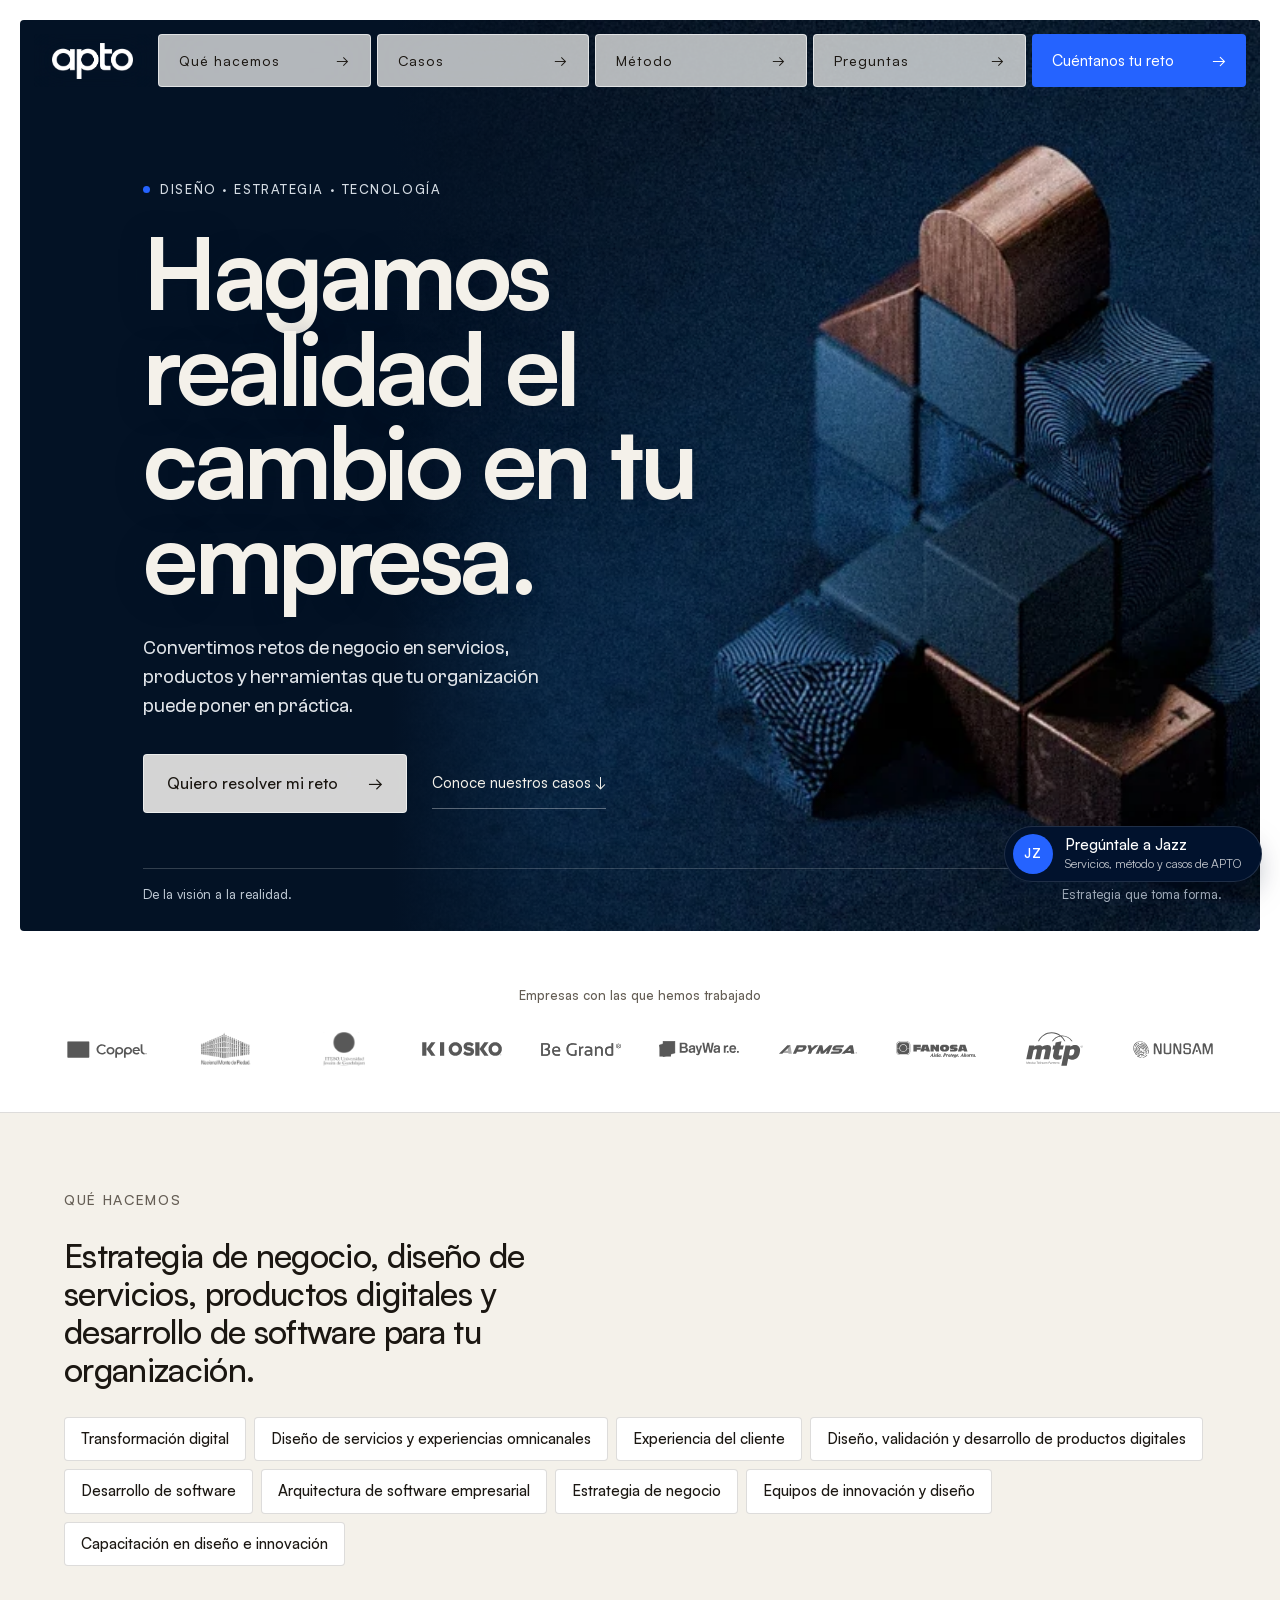
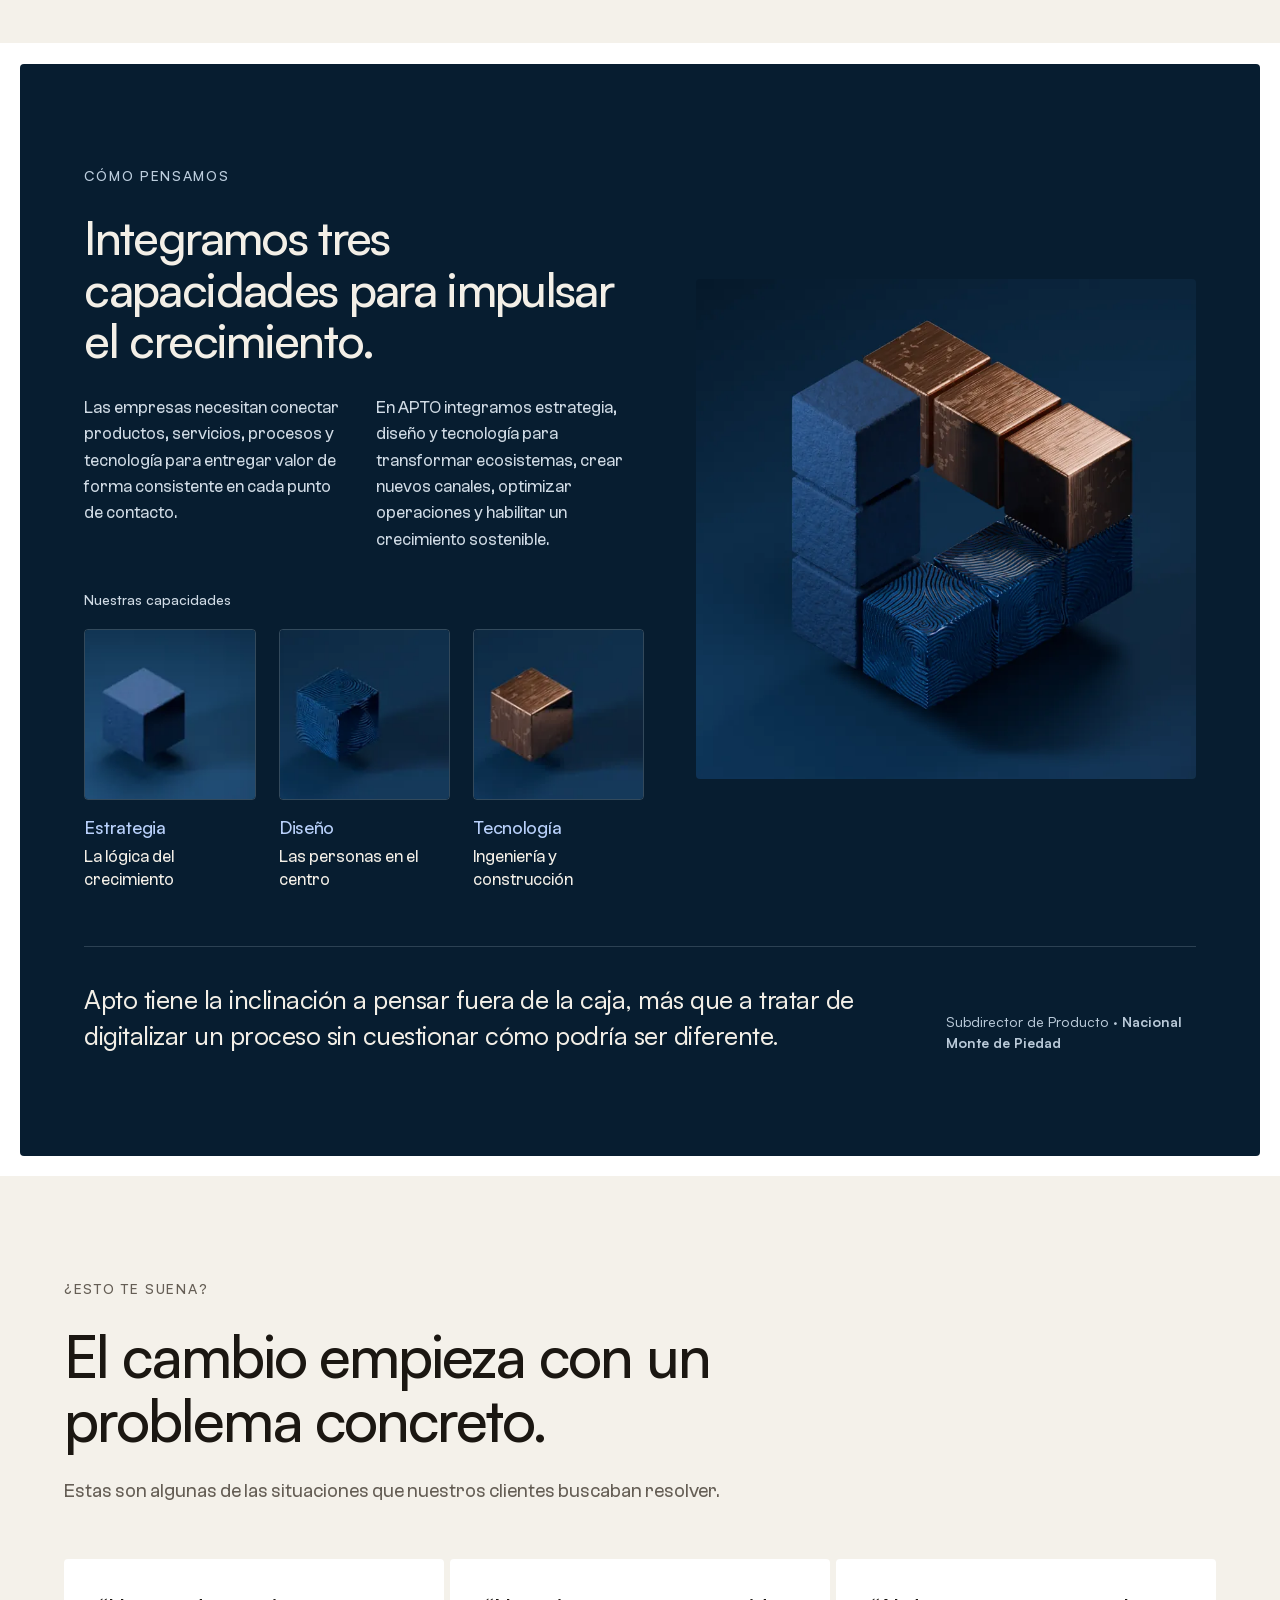
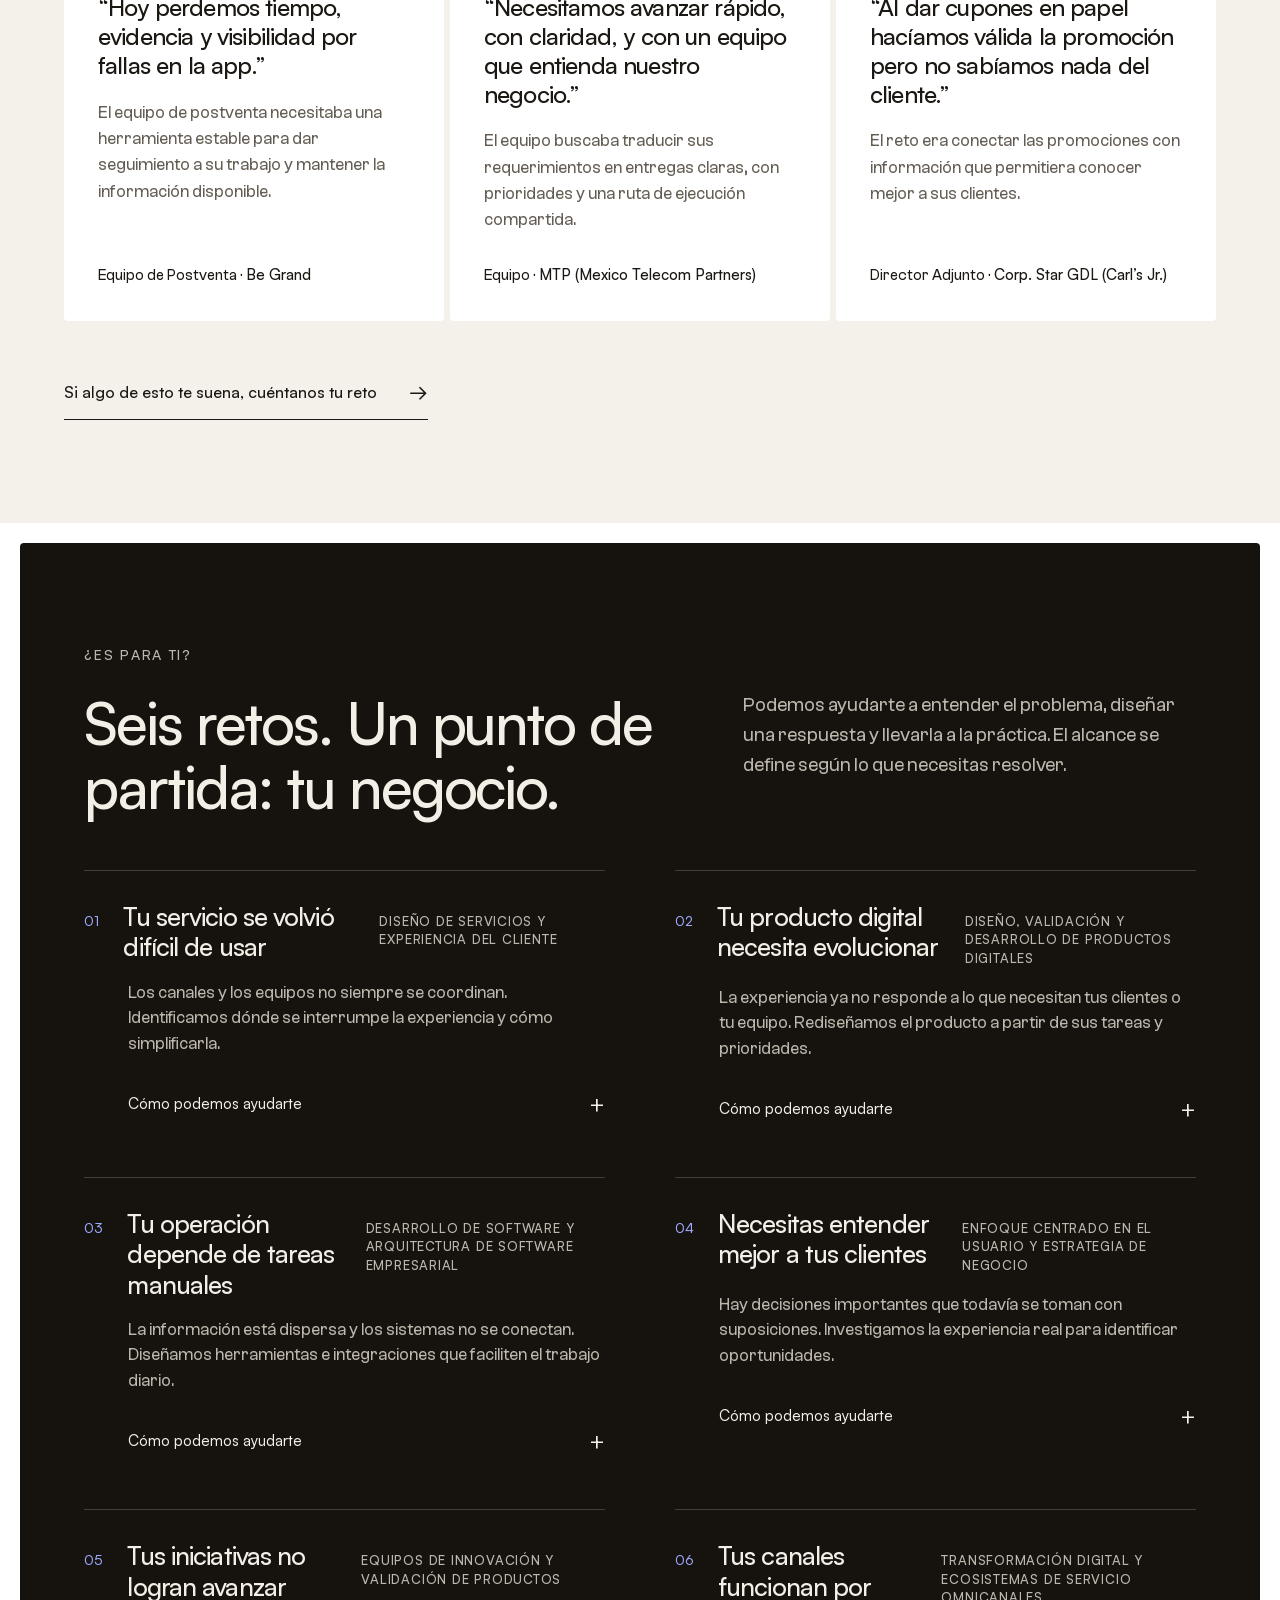
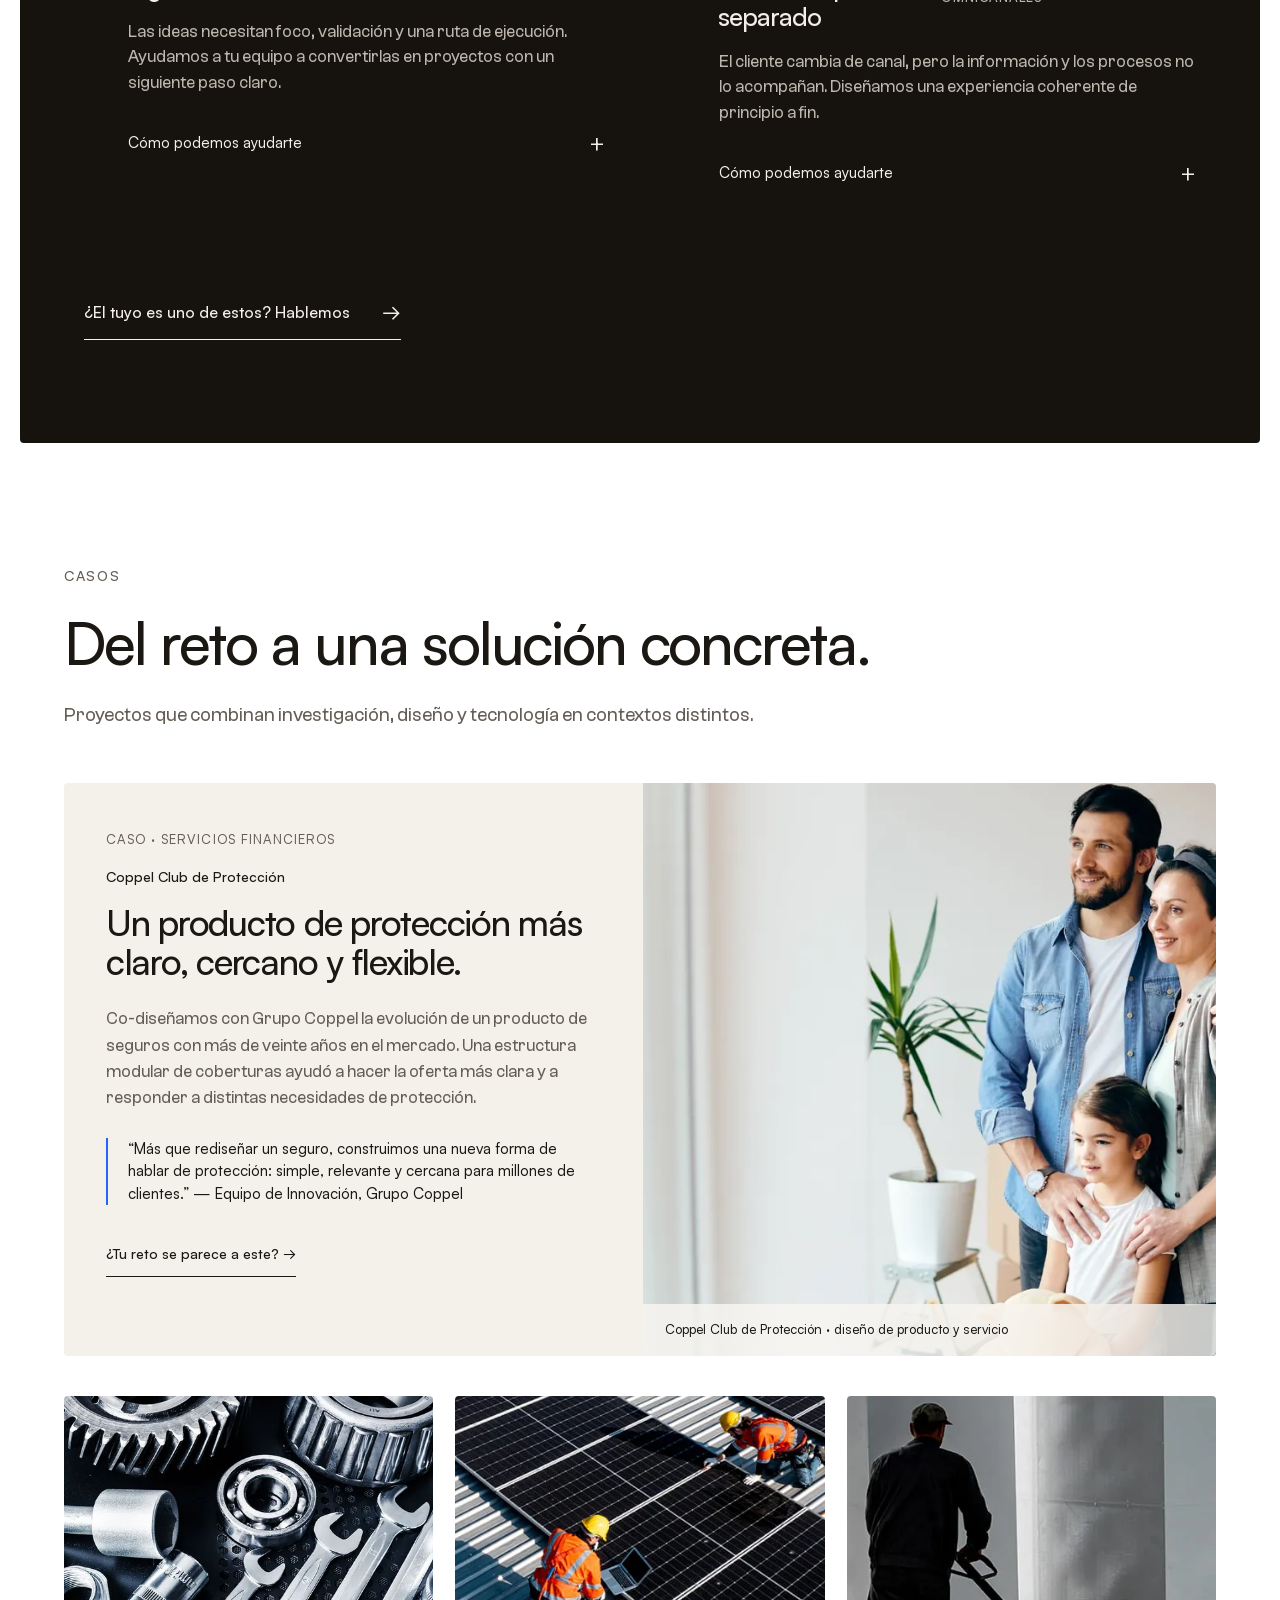
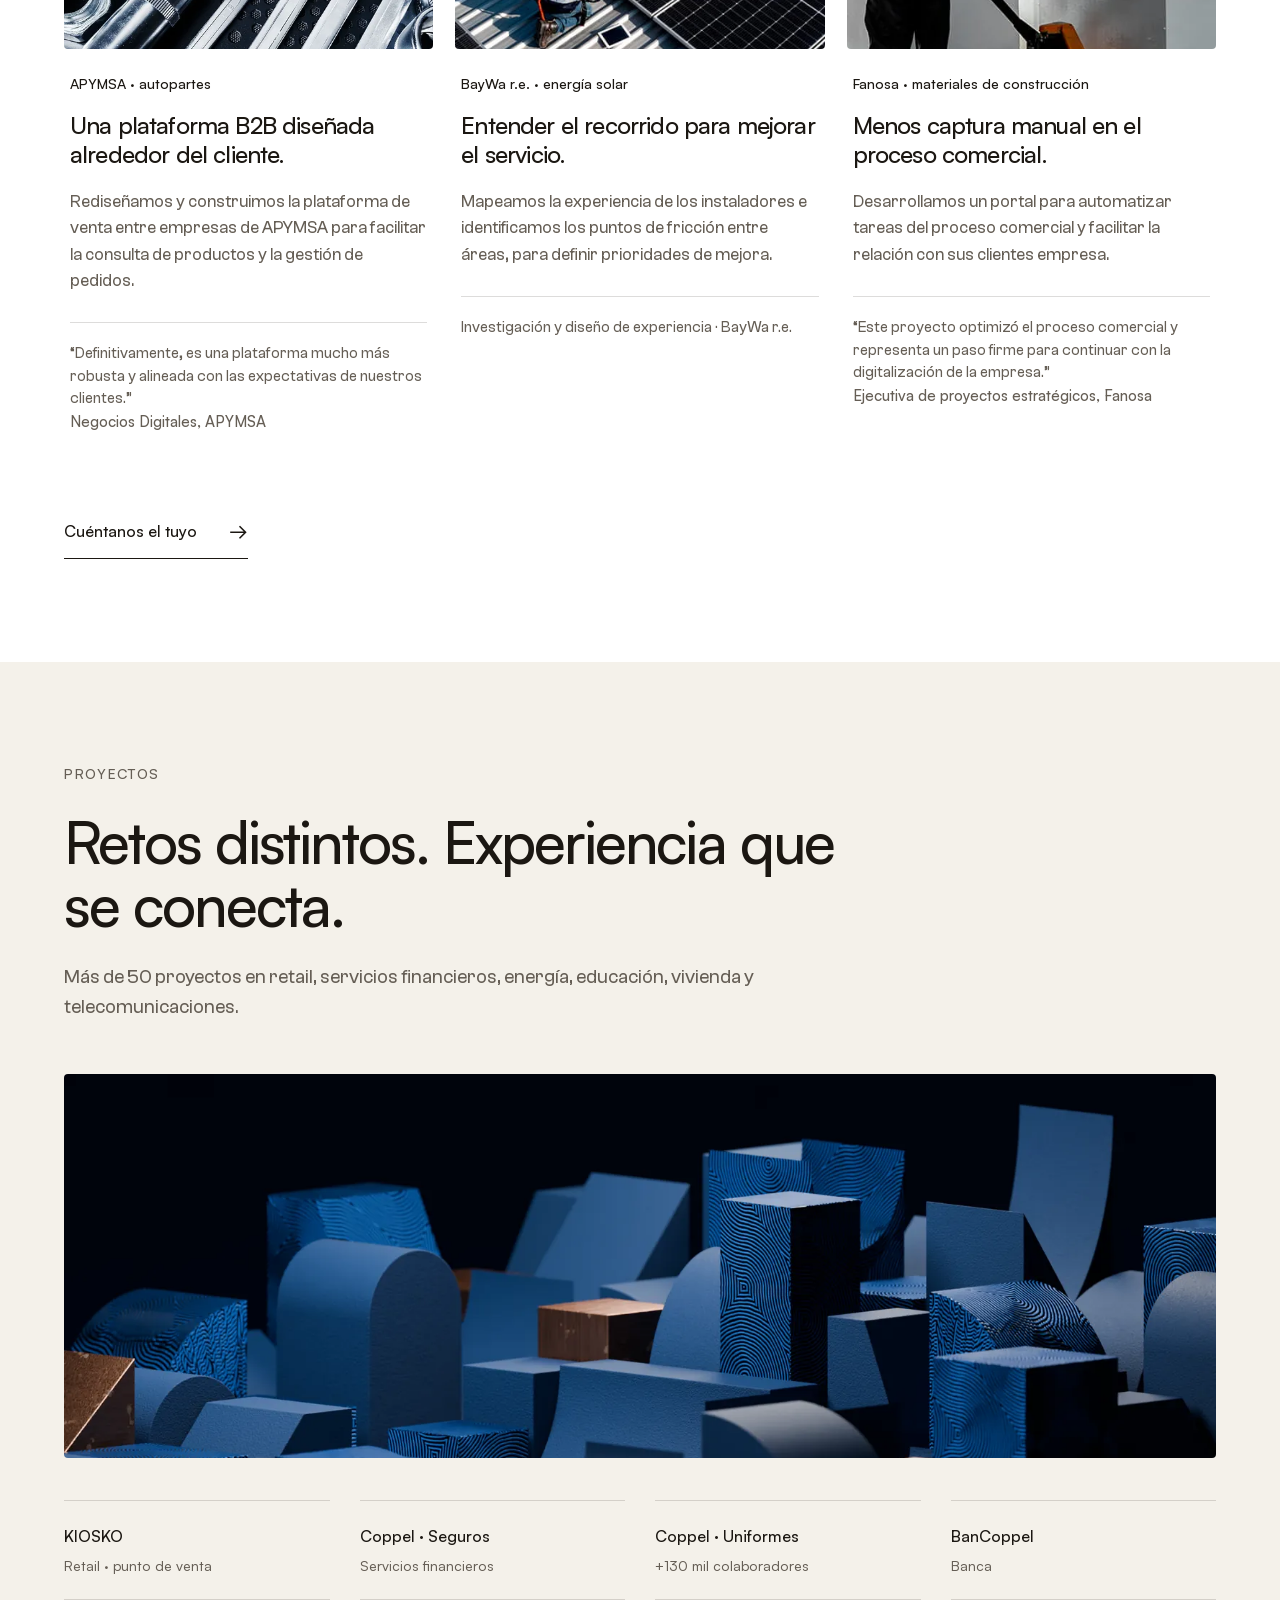
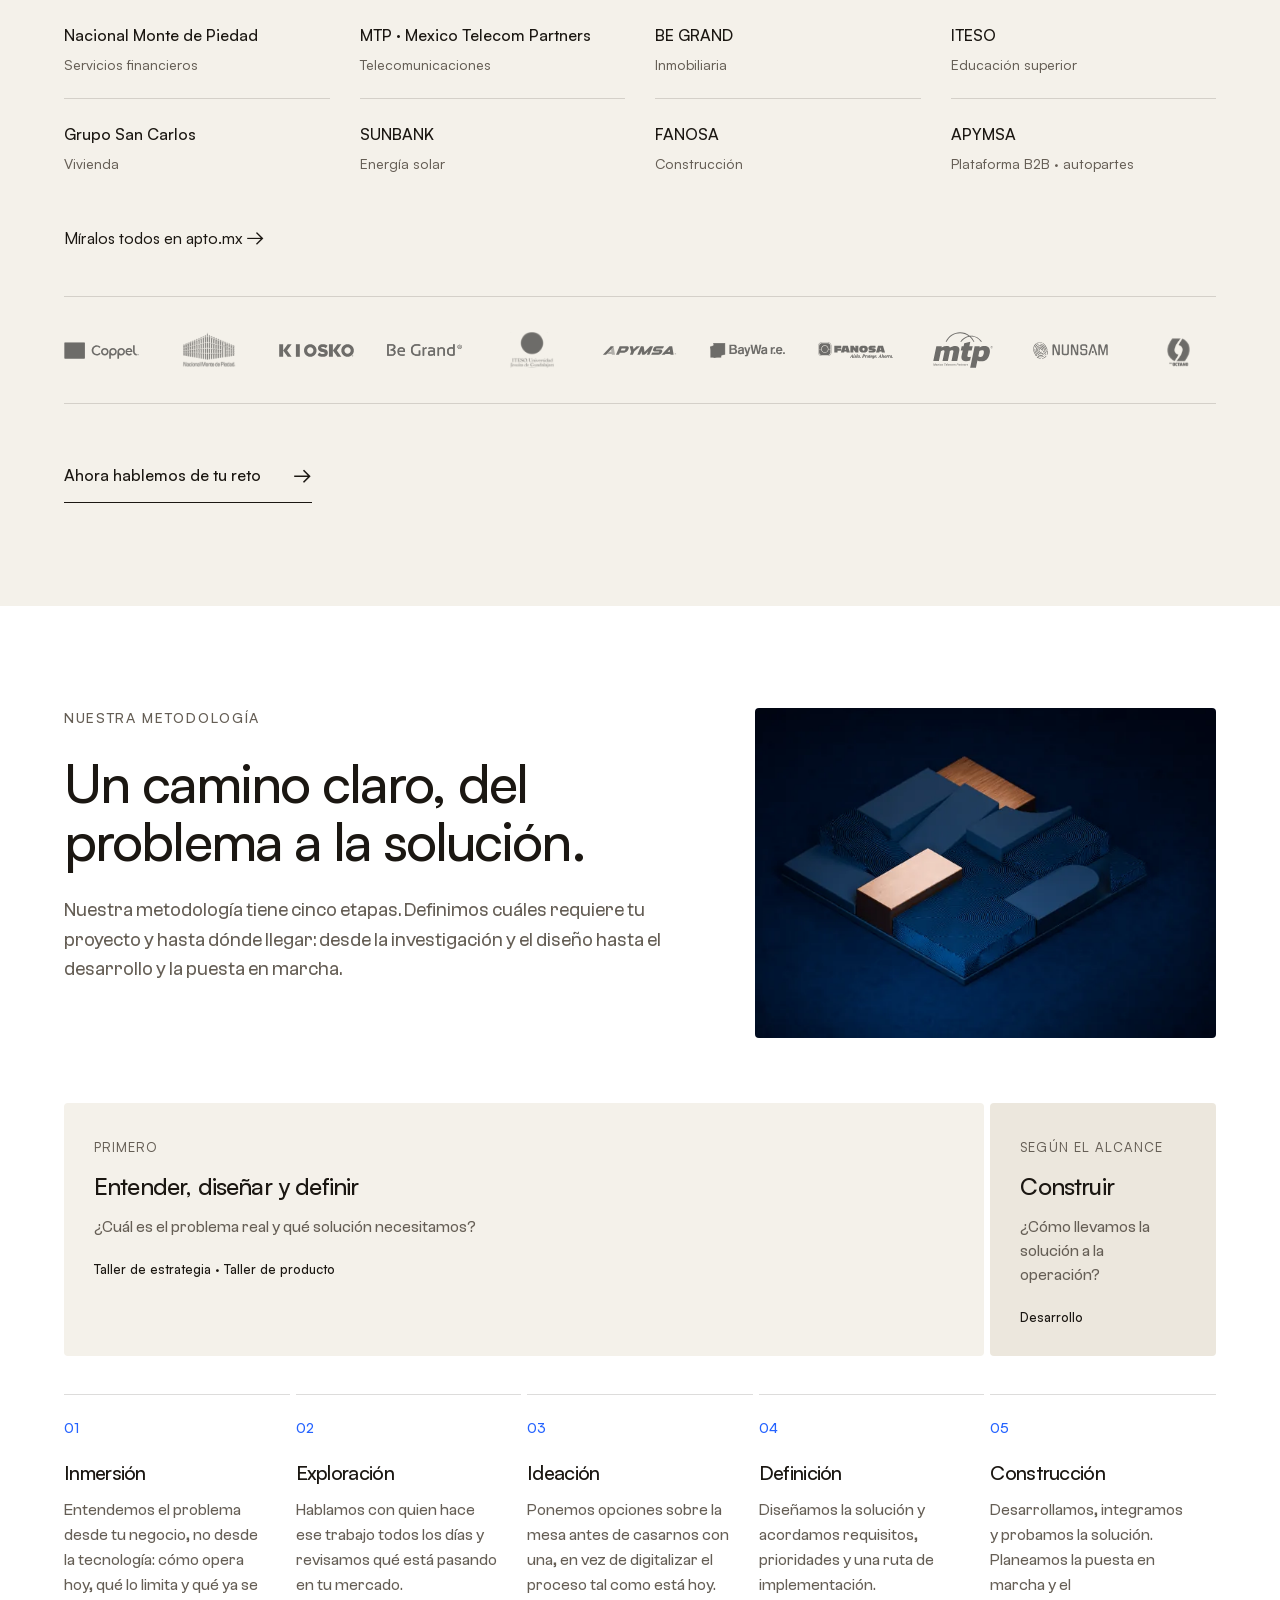
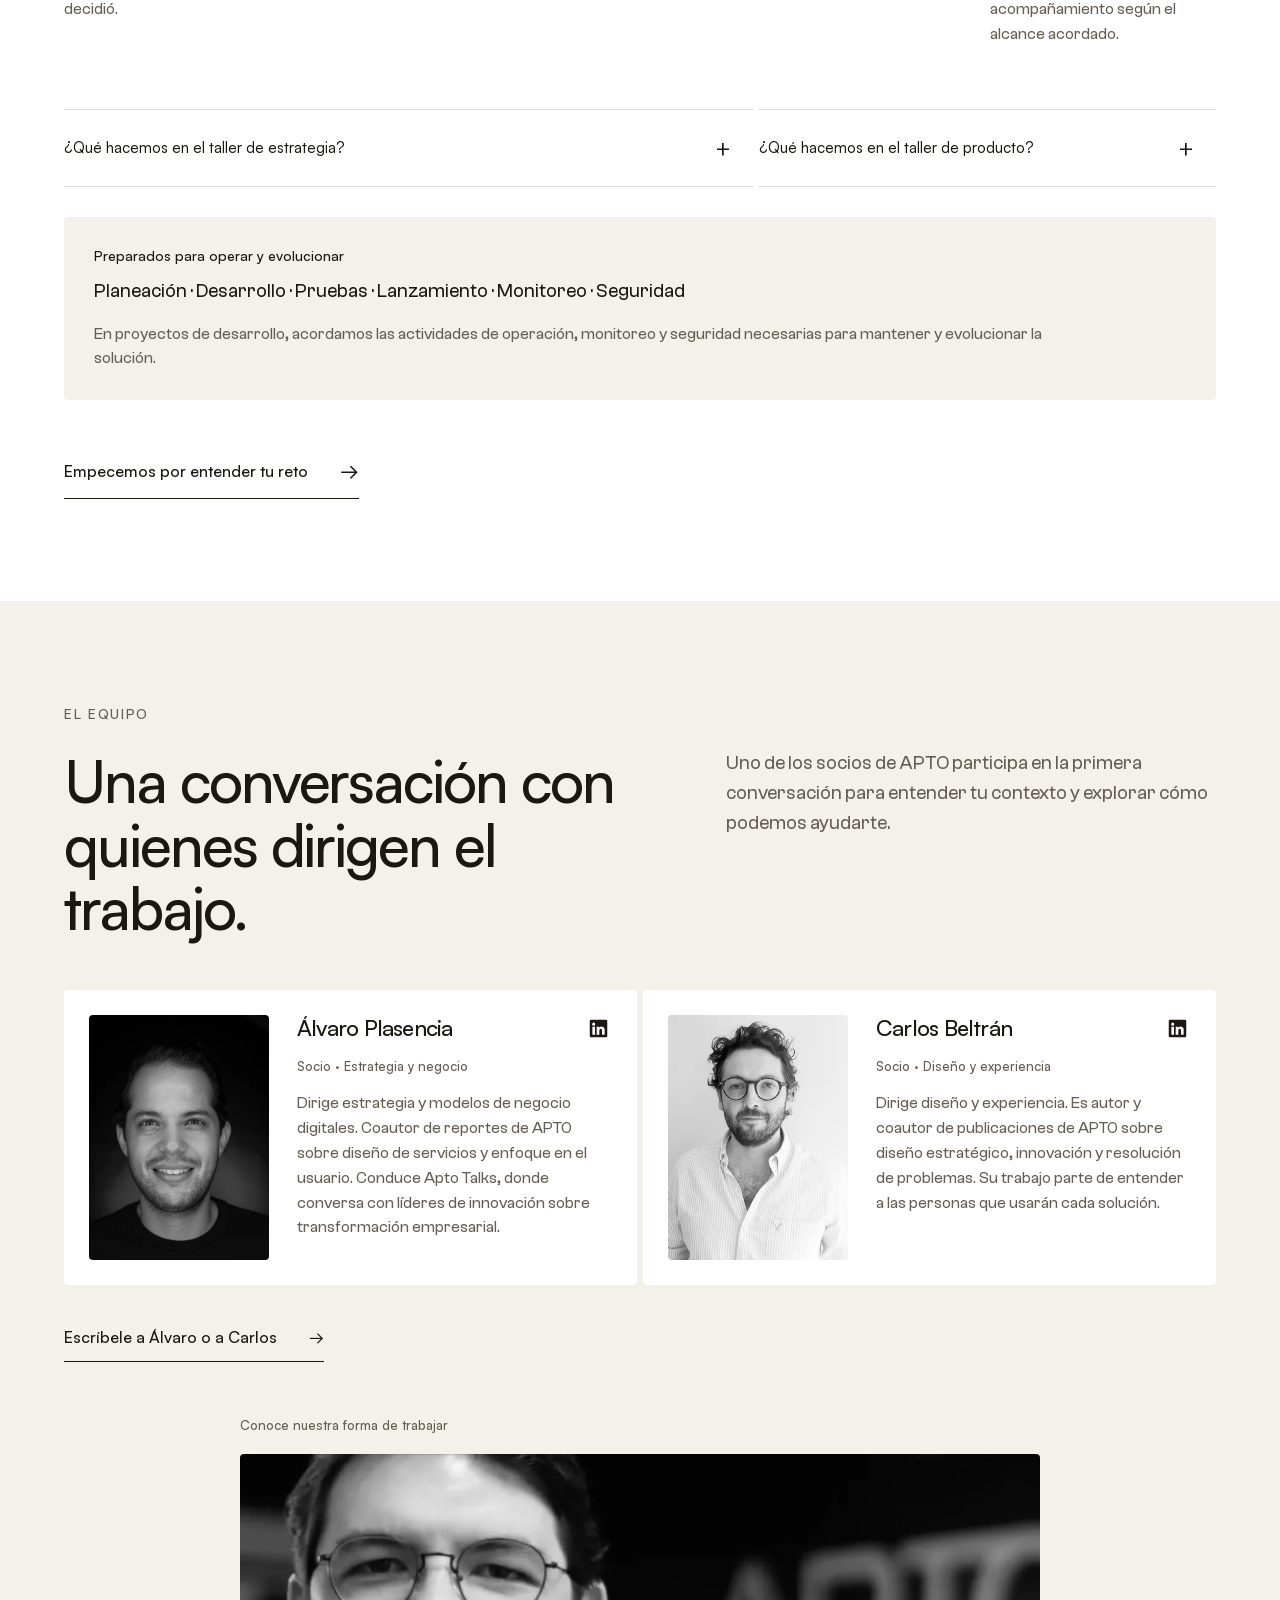
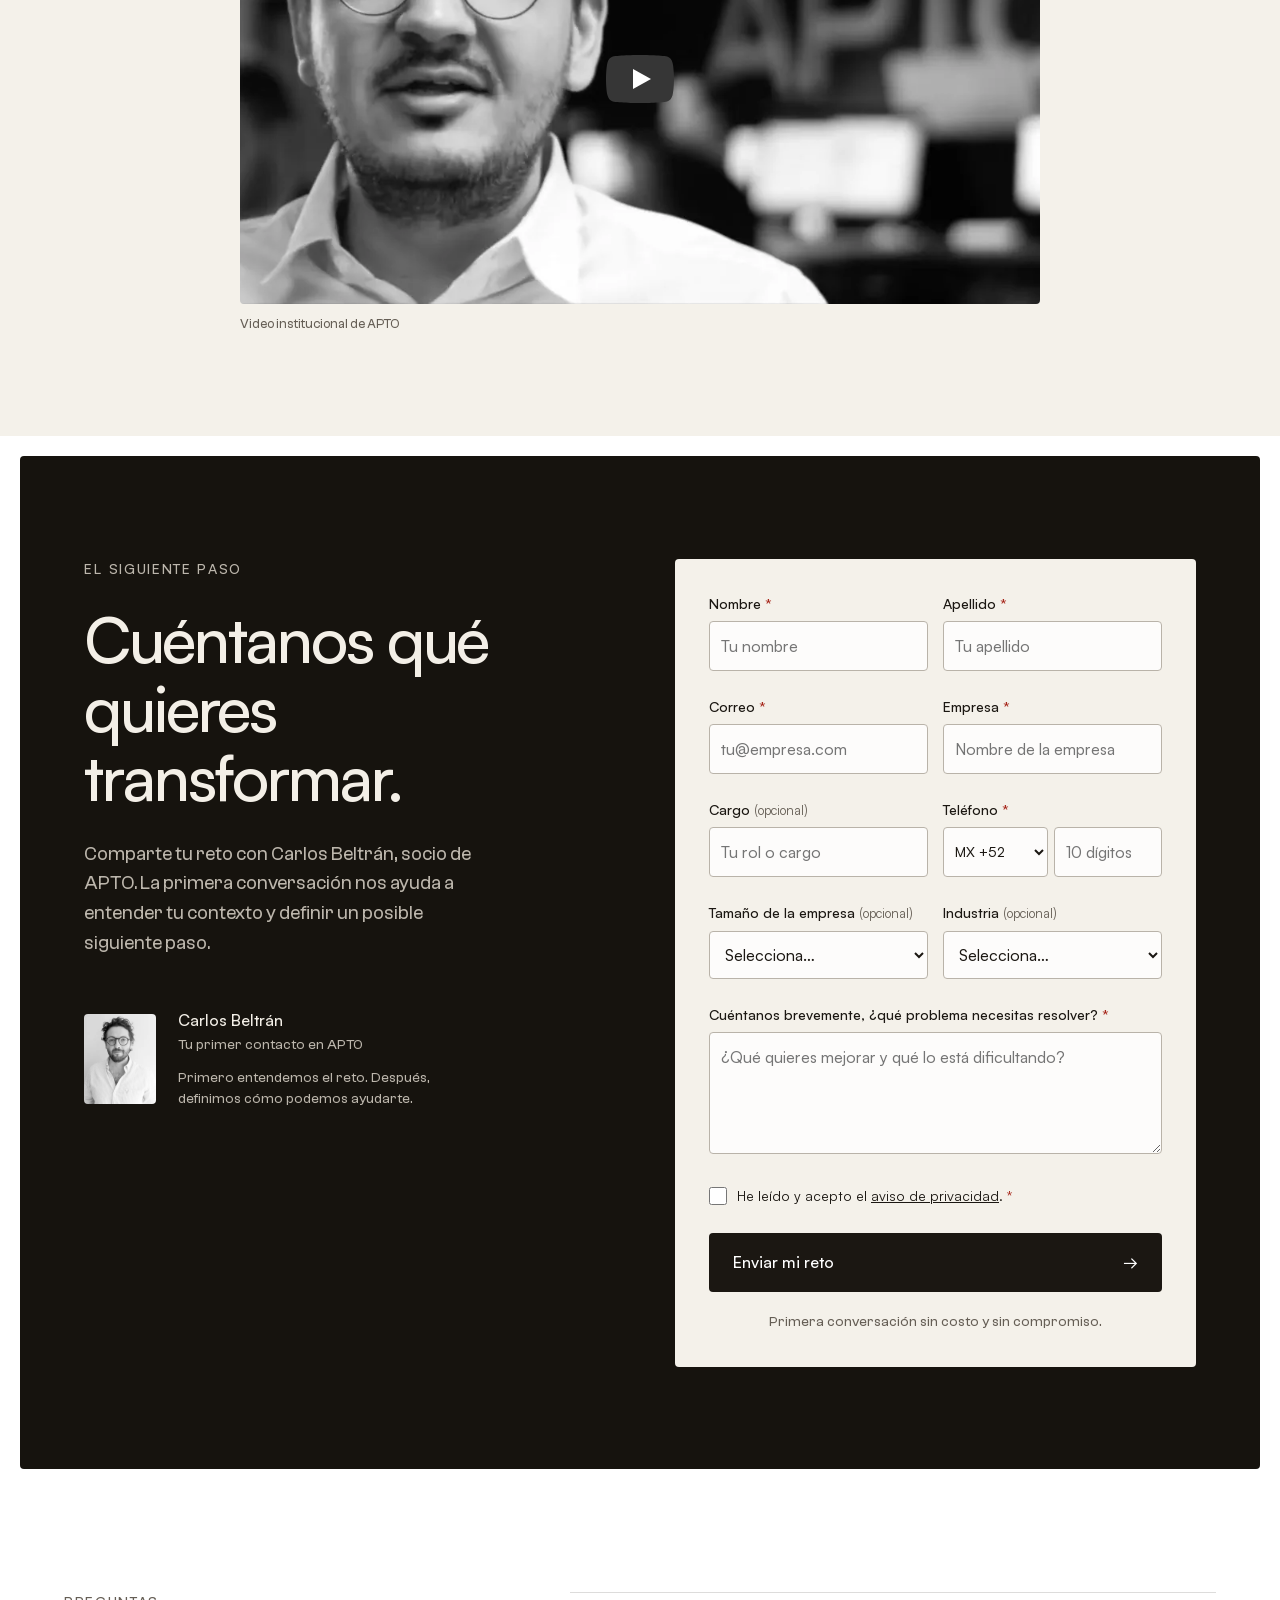
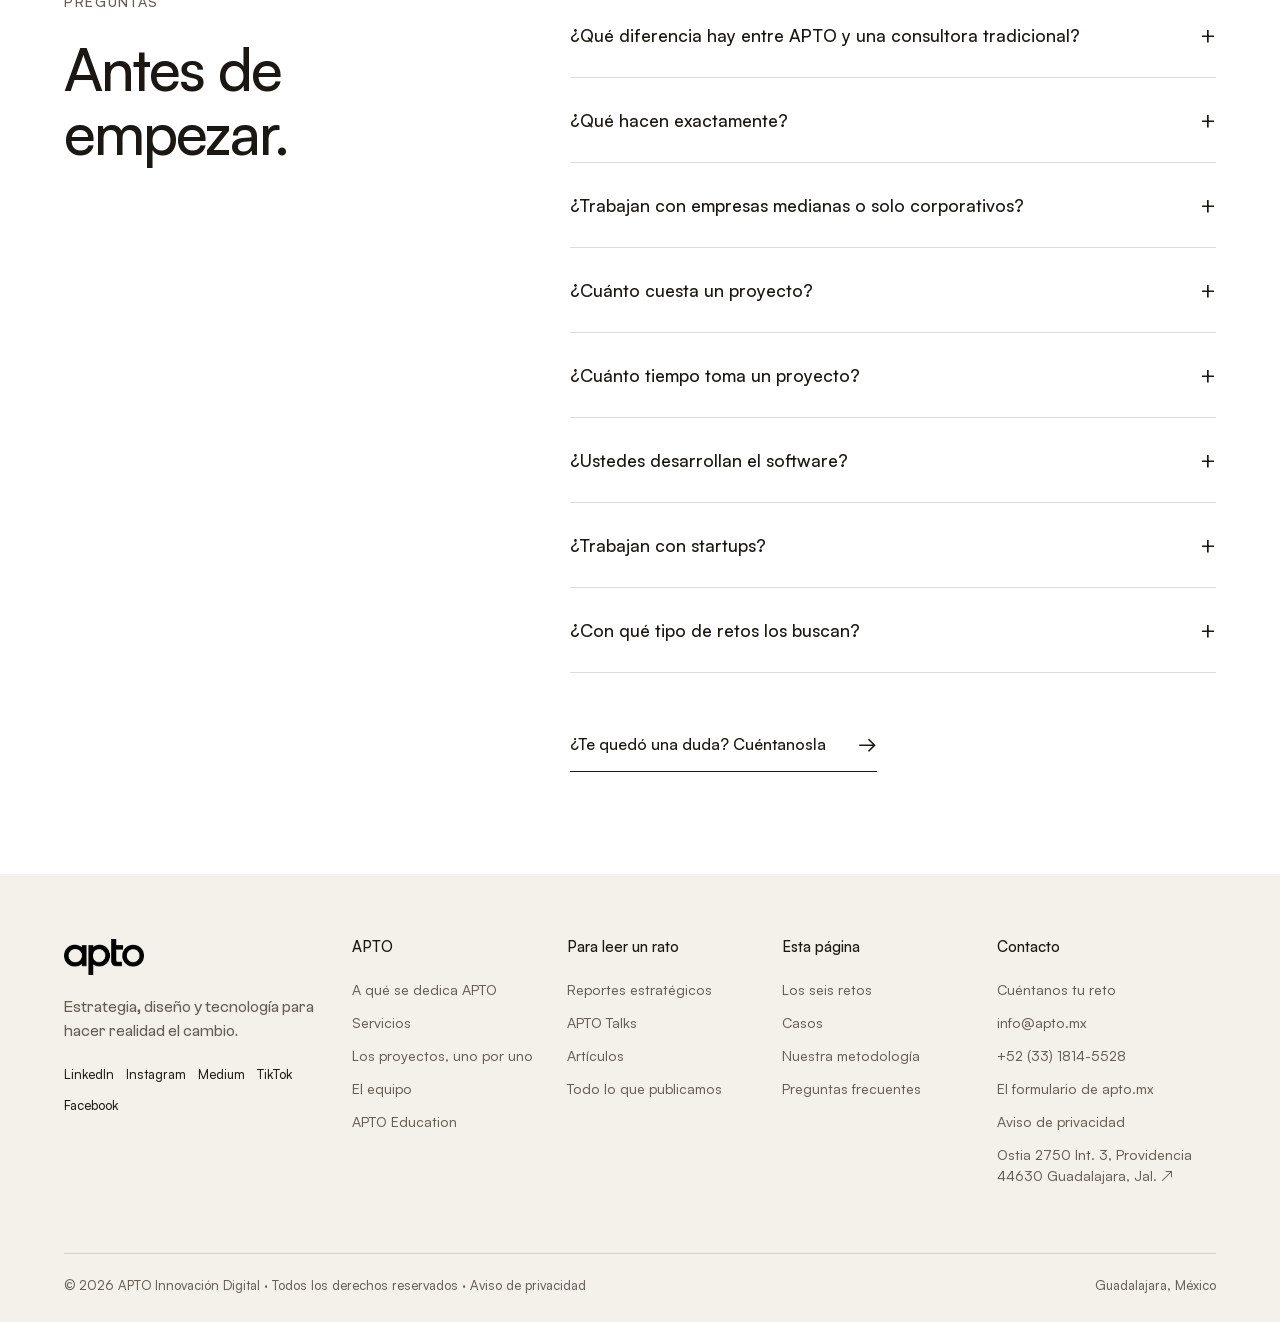
<file: apto/jazz-chat-20261026/index.html>
<!DOCTYPE html>

<html lang="es-MX"><head><meta charset="utf-8"/><meta name="viewport" content="width=device-width, initial-scale=1, viewport-fit=cover"><title>Estrategia, diseño y tecnología para tu empresa · APTO</title><!-- PROPUESTA title opcion A --><meta name="description" content="Estrategia, diseño y tecnología en un mismo equipo. Convertimos retos de negocio en servicios, productos y herramientas que tu organización puede operar."><!-- PROPUESTA description --><meta content="#01122d" name="theme-color"/>
<meta name="author" content="APTO Innovación S.A.P.I. de C.V.">
<link rel="canonical" href="https://landing.apto.mx/">
<link rel="privacy-policy" href="https://landing.apto.mx/aviso-de-privacidad/">
<link rel="alternate" hreflang="es-MX" href="https://landing.apto.mx/">
<link rel="alternate" hreflang="x-default" href="https://landing.apto.mx/">
<meta property="og:type" content="website">
<meta property="og:url" content="https://landing.apto.mx/">
<meta property="og:locale" content="es_MX">
<meta property="og:site_name" content="APTO">
<meta property="og:image" content="https://landing.apto.mx/assets/og-image-apto-official.png"><!-- FASE 2: og image nueva 1200x630 con la ilustracion Norma -->
<meta property="og:image:secure_url" content="https://landing.apto.mx/assets/og-image-apto-official.png">
<meta property="og:image:type" content="image/png">
<meta property="og:image:width" content="1200">
<meta property="og:image:height" content="675">
<meta property="og:image:alt" content="APTO · Estrategia, diseño y tecnología">
<meta name="twitter:card" content="summary_large_image">
<meta name="twitter:title" content="APTO · Hagamos realidad el cambio">
<meta name="twitter:description" content="Estrategia, diseño y tecnología en un mismo equipo. Convertimos retos de negocio en servicios, productos y herramientas que tu organización puede operar.">
<meta name="twitter:image" content="https://landing.apto.mx/assets/og-image-apto-official.png">
<link rel="apple-touch-icon" href="assets/favicon-official.png">
<link rel="preload" as="font" type="font/woff2" href="assets/fonts/ClashGrotesk-Variable.woff2" crossorigin>
<link rel="preload" as="image" type="image/webp" imagesrcset="assets/hero-elegido-640.webp 640w, assets/hero-elegido-800.webp 800w, assets/hero-elegido-1024.webp 1024w" imagesizes="(max-width: 780px) 100vw, 70vw" fetchpriority="high">
<!-- End Google Tag Manager -->
<!-- HubSpot tracking · cookie hutk para atribucion en el CRM -->

<meta name="robots" content="noindex, nofollow"><link href="assets/favicon-official.png" rel="icon"/><link as="font" crossorigin="" href="assets/fonts/Satoshi-Variable.woff2" rel="preload" type="font/woff2"/><link href="styles.css?v=20260929a" rel="stylesheet"/><meta content="APTO · Hagamos realidad el cambio" property="og:title"/><meta content="Estrategia, diseño y tecnología para transformar retos de negocio en servicios, productos y herramientas que tu organización puede poner en práctica." property="og:description"/><script>/* Hero por intencion · el titulo cambia por grupo de anuncio (utm_content={adgroupid}) · texto plano, misma tipografia · frases de la v1 (22-sep) reactivadas el 29-sep */(function(){try{var m={"203507053092":["Transformación digital en tu empresa.","Y la dejamos funcionando."],"198954015072":["Diseñamos y construimos el software de tu operación.","Y lo dejamos funcionando."],"198954016072":["Digitalizamos la operación de tu empresa.","Y la dejamos funcionando."],"199042708752":["Diseñamos la experiencia de tus clientes.","Y la dejamos funcionando."],"197062139406":["Estrategia de negocio que parte de tu cliente.","Y la dejamos funcionando."],"199885822522":["Innovación que sale del papel en tu empresa.","Y la dejamos funcionando."],"197070239423":["Diseñamos tu experiencia de servicio omnicanal.","Y la dejamos funcionando."],"203507055532":["Armamos el equipo de innovación de tu empresa.","Y lo dejamos funcionando."],"199879292282":["Diseñamos y desarrollamos tu producto digital.","Y lo dejamos funcionando."],"204037436091":["Validamos y construimos tu producto digital.","Y lo dejamos funcionando."],"202648873834":["Transformación digital en tu empresa.","Y la dejamos funcionando."],"202648873354":["Diseñamos y construimos el software de tu operación.","Y lo dejamos funcionando."],"202648873394":["Digitalizamos la operación de tu empresa.","Y la dejamos funcionando."],"202648873434":["Diseñamos la experiencia de tus clientes.","Y la dejamos funcionando."],"202648873114":["Estrategia de negocio que parte de tu cliente.","Y la dejamos funcionando."],"202648873634":["Innovación que sale del papel en tu empresa.","Y la dejamos funcionando."],"202648873154":["Diseñamos tu experiencia de servicio omnicanal.","Y la dejamos funcionando."],"202648873874":["Armamos el equipo de innovación de tu empresa.","Y lo dejamos funcionando."],"202648873594":["Diseñamos y desarrollamos tu producto digital.","Y lo dejamos funcionando."],"202648873914":["Validamos y construimos tu producto digital.","Y lo dejamos funcionando."]};var id=new URLSearchParams(location.search).get("utm_content");var v=id&&m[id];if(!v)return;document.documentElement.setAttribute("data-hero-variant",id);document.addEventListener("DOMContentLoaded",function(){var h=document.querySelector(".hero h1")||document.querySelector("h1");if(!h)return;h.textContent=v[0]+" "+v[1];});}catch(e){}})();</script>
<script type="application/ld+json">{"@context": "https://schema.org", "@type": "ProfessionalService", "@id": "https://apto.mx/#organization", "name": "APTO", "legalName": "APTO Innovación S.A.P.I. de C.V.", "url": "https://apto.mx", "logo": "https://landing.apto.mx/assets/apto-logo.png", "image": "https://landing.apto.mx/assets/og-image-apto-official.png", "description": "Estrategia, diseño y tecnología. Convertimos retos de negocio en servicios, productos y herramientas que tu organización puede poner en práctica.", "slogan": "Hagamos realidad el cambio.", "email": "info@apto.mx", "telephone": "+52-33-1814-5528", "priceRange": "$$$", "areaServed": {"@type": "Country", "name": "México"}, "address": {"@type": "PostalAddress", "addressLocality": "Guadalajara", "addressRegion": "JAL", "addressCountry": "MX", "streetAddress": "Ostia 2750 Int. 3, Providencia", "postalCode": "44630"}, "contactPoint": [{"@type": "ContactPoint", "telephone": "+52-33-1814-5528", "contactType": "sales", "email": "info@apto.mx", "areaServed": "MX", "availableLanguage": ["Spanish", "English"]}], "sameAs": ["https://www.linkedin.com/company/apto-innovacion/", "https://www.instagram.com/apto.innovation/", "https://www.facebook.com/apto.innovation/", "https://medium.com/apto-magazine", "https://www.tiktok.com/@apto.innovation"]}</script>
<script type="application/ld+json">{"@context": "https://schema.org", "@type": "FAQPage", "mainEntity": [{"@type": "Question", "name": "¿Qué diferencia hay entre APTO y una consultora tradicional?", "acceptedAnswer": {"@type": "Answer", "text": "Integramos estrategia, diseño y tecnología para conectar la definición del problema con su implementación. Podemos participar en una etapa específica o acompañar un proceso más amplio, según el alcance acordado."}}, {"@type": "Question", "name": "¿Qué hacen exactamente?", "acceptedAnswer": {"@type": "Answer", "text": "Investigamos necesidades, diseñamos servicios y productos, validamos soluciones y desarrollamos herramientas digitales. Combinamos estas capacidades según el reto de cada organización."}}, {"@type": "Question", "name": "¿Trabajan con empresas medianas o solo corporativos?", "acceptedAnswer": {"@type": "Answer", "text": "Trabajamos con empresas de distintos tamaños. Lo importante es entender el problema, los objetivos, la capacidad del equipo y los recursos disponibles."}}, {"@type": "Question", "name": "¿Cuánto cuesta un proyecto?", "acceptedAnswer": {"@type": "Answer", "text": "El costo depende del alcance, las entregas y la complejidad del proyecto. Después de entender tu contexto, preparamos una propuesta con actividades, tiempos e inversión."}}, {"@type": "Question", "name": "¿Cuánto tiempo toma un proyecto?", "acceptedAnswer": {"@type": "Answer", "text": "La duración depende de las etapas y entregas acordadas, las integraciones y la disponibilidad de los equipos. Definimos un calendario al preparar la propuesta."}}, {"@type": "Question", "name": "¿Ustedes desarrollan el software?", "acceptedAnswer": {"@type": "Answer", "text": "Contamos con capacidades de arquitectura, desarrollo, pruebas y puesta en marcha. En la propuesta definimos qué construirá APTO, qué corresponde a tu equipo y qué dependencias existen."}}, {"@type": "Question", "name": "¿Trabajan con startups?", "acceptedAnswer": {"@type": "Answer", "text": "Sí. Evaluamos cada iniciativa según el problema que busca resolver, su etapa de validación y los recursos disponibles."}}, {"@type": "Question", "name": "¿Con qué tipo de retos los buscan?", "acceptedAnswer": {"@type": "Answer", "text": "Mejorar servicios, evolucionar productos digitales, simplificar operaciones, entender a los clientes, impulsar iniciativas de innovación y conectar canales. Podemos empezar por definir el problema contigo."}}]}</script>
</head><body>
<!-- Google Tag Manager (noscript) --><!-- End Google Tag Manager --><a class="skip-link" href="#main">Saltar al contenido</a><a class="skip-link" href="#cta-form" data-track="skip_link_form_click">Saltar al formulario de contacto</a><header class="site-head"><a aria-label="APTO, inicio" class="logo-mod" href="#hero" data-track="nav_logo_click"><img class="logo-mark" src="assets/apto-logo-243.png" alt="APTO" width="81" height="36" decoding="sync"/></a><nav aria-label="Navegación principal" class="menu-bar"><a href="#productos" data-track="nav_link_click" data-nav-link="productos">Qué hacemos <span aria-hidden="true">→</span></a><a href="#casos" data-track="nav_link_click" data-nav-link="casos">Casos <span aria-hidden="true">→</span></a><a href="#metodo" data-track="nav_link_click" data-nav-link="metodo">Método <span aria-hidden="true">→</span></a><a href="#faq" data-track="nav_link_click" data-nav-link="faq">Preguntas <span aria-hidden="true">→</span></a></nav><a class="btn-head" href="#cta-form" data-track="nav_cta_click">Cuéntanos tu reto <span aria-hidden="true">→</span></a><button aria-controls="mobile-nav" aria-expanded="false" class="menu-toggle" type="button">Menú <span aria-hidden="true">+</span></button><nav aria-label="Navegación móvil" hidden="" id="mobile-nav"><a href="#productos" data-track="nav_mobile_link_click" data-nav-link="productos" data-mobile-menu-close>Qué hacemos</a><a href="#casos" data-track="nav_mobile_link_click" data-nav-link="casos" data-mobile-menu-close>Casos</a><a href="#metodo" data-track="nav_mobile_link_click" data-nav-link="metodo" data-mobile-menu-close>Método</a><a href="#faq" data-track="nav_mobile_link_click" data-nav-link="faq" data-mobile-menu-close>Preguntas</a><a href="#cta-form" data-track="nav_mobile_menu_cta_click" data-mobile-menu-close>Cuéntanos tu reto <span aria-hidden="true">→</span></a></nav></header><main id="main">
<section class="hero" id="hero"><div class="hero-art"><img alt="Torres de bloques de azul mineral con texturas y remate de cobre, universo visual APTO" decoding="async" fetchpriority="high" height="576" sizes="(max-width: 780px) 100vw, 70vw" src="assets/hero-elegido-1024.webp" srcset="assets/hero-elegido-640.webp 640w, assets/hero-elegido-800.webp 800w, assets/hero-elegido-1024.webp 1024w" width="1024"/></div>
<div class="hero-content"><p class="eyebrow"><span class="gdot"></span>Diseño · Estrategia · Tecnología</p><h1>Hagamos realidad el cambio en tu empresa.</h1><p class="hero-sub">Convertimos retos de negocio en servicios, productos y herramientas que tu organización puede poner en práctica.</p><div class="hero-actions"><a class="btn btn-glass" href="#cta-form" data-track="hero_cta_click">Quiero resolver mi reto <span aria-hidden="true">→</span></a><a class="hero-case-link" href="#casos" data-track="hero_secondary_click">Conoce nuestros casos <span aria-hidden="true">↓</span></a></div></div><div class="hero-bottom"><span>De la visión a la realidad.</span><span>Estrategia que toma forma.</span></div></section><div class="client-proof">
<p class="hero__proof-label">Empresas con las que hemos trabajado</p>
<ul class="client-logos">
<li><img alt="Coppel" decoding="async" loading="lazy" src="assets/logos/clientes/coppel.svg" width="174" height="37"/></li>
<li><img alt="Nacional Monte de Piedad" decoding="async" loading="lazy" src="assets/logos/clientes/nmdp.svg" width="120" height="81"/></li>
<li><img alt="ITESO" decoding="async" loading="lazy" src="assets/logos/clientes/iteso.svg" width="121" height="99"/></li>
<li><img alt="KIOSKO" decoding="async" loading="lazy" src="assets/logos/clientes/kiosko.svg" width="205" height="35"/></li>
<li><img alt="Be Grand" decoding="async" loading="lazy" src="assets/logos/clientes/bregrand.svg" width="219" height="35"/></li>
<li><img alt="BayWa r.e." decoding="async" loading="lazy" src="assets/logos/clientes/bayware.svg" width="182" height="36"/></li>
<li><img alt="APYMSA" decoding="async" loading="lazy" src="assets/logos/clientes/apymsa.svg" width="191" height="21"/></li>
<li><img alt="Fanosa" decoding="async" loading="lazy" src="assets/logos/clientes/fanosa.svg" width="224" height="48"/></li>
<li><img alt="MTP · Mexico Telecom Partners" decoding="async" loading="lazy" src="assets/logos/clientes/mtp.svg" width="111" height="65"/></li>
<li><img alt="Nunsam" decoding="async" loading="lazy" src="assets/logos/clientes/nunsam.svg" width="208" height="44"/></li>
</ul>
</div>

<!-- PROPUESTA 22-sep · bloque "Qué hacemos" con servicios publicados en apto.mx · pendiente de aprobación APTO -->
<section class="servicios" id="servicios" aria-labelledby="servicios-title">
<div class="container">
<p class="eyebrow">Qué hacemos</p>
<h2 id="servicios-title" class="servicios__title">Estrategia de negocio, diseño de servicios, productos digitales y desarrollo de software para tu organización.</h2>
<ul class="servicios__list"><li><a href="#productos" data-track="servicio_chip_click" data-item="Transformación digital">Transformación digital</a></li><li><a href="#productos" data-track="servicio_chip_click" data-item="Diseño de servicios y experiencias omnicanales">Diseño de servicios y experiencias omnicanales</a></li><li><a href="#productos" data-track="servicio_chip_click" data-item="Experiencia del cliente">Experiencia del cliente</a></li><li><a href="#productos" data-track="servicio_chip_click" data-item="Diseño, validación y desarrollo de productos digitales">Diseño, validación y desarrollo de productos digitales</a></li><li><a href="#productos" data-track="servicio_chip_click" data-item="Desarrollo de software">Desarrollo de software</a></li><li><a href="#productos" data-track="servicio_chip_click" data-item="Arquitectura de software empresarial">Arquitectura de software empresarial</a></li><li><a href="#categoria" data-track="servicio_chip_click" data-item="Estrategia de negocio">Estrategia de negocio</a></li><li><a href="#productos" data-track="servicio_chip_click" data-item="Equipos de innovación y diseño">Equipos de innovación y diseño</a></li><li><a href="#metodo" data-track="servicio_chip_click" data-item="Capacitación en diseño e innovación">Capacitación en diseño e innovación</a></li></ul>
</div>
</section>
<!-- /PROPUESTA -->
<section class="categoria categoria--capacidades" id="categoria" aria-labelledby="capacidades-title">
<div class="container">
<div class="thinking-layout">
<header class="thinking-copy">
<p class="eyebrow">Cómo pensamos</p>
<h2 id="capacidades-title">Integramos tres capacidades para impulsar el crecimiento.</h2>
<div class="thinking-context">
<p>Las empresas necesitan conectar productos, servicios, procesos y tecnología para entregar valor de forma consistente en cada punto de contacto.</p>
<p>En APTO integramos estrategia, diseño y tecnología para transformar ecosistemas, crear nuevos canales, optimizar operaciones y habilitar un crecimiento sostenible.</p>
</div>
</header>
<figure class="thinking-assembly">
<img src="assets/capacidades-integradas-1400.webp" srcset="assets/capacidades-integradas-800.webp 800w, assets/capacidades-integradas-1400.webp 1400w" sizes="(max-width: 620px) 170vw, (max-width: 1000px) 80vw, 85vw" width="1400" height="788" alt="Un mismo ensamble integra los bloques de estrategia en azul liso, diseño en azul texturado y tecnología en cobre." loading="lazy" decoding="async"/>
</figure>
<div class="thinking-capabilities">
<p class="capabilities-label">Nuestras capacidades</p>
<div class="capabilities-grid">
<article class="capability">
<img src="assets/capacidad-estrategia-640.webp" srcset="assets/capacidad-estrategia-320.webp 320w, assets/capacidad-estrategia-640.webp 640w" sizes="(max-width: 620px) 160px, (max-width: 1000px) 50vw, 24vw" width="640" height="360" alt="Cubo azul liso" loading="lazy" decoding="async"/>
<h3>Estrategia</h3>
<p>La lógica del crecimiento</p>
</article>
<article class="capability">
<img src="assets/capacidad-diseno-640.webp" srcset="assets/capacidad-diseno-320.webp 320w, assets/capacidad-diseno-640.webp 640w" sizes="(max-width: 620px) 160px, (max-width: 1000px) 50vw, 24vw" width="640" height="360" alt="Cubo azul con relieve de líneas curvas" loading="lazy" decoding="async"/>
<h3>Diseño</h3>
<p>Las personas en el centro</p>
</article>
<article class="capability">
<img src="assets/capacidad-tecnologia-640.webp" srcset="assets/capacidad-tecnologia-320.webp 320w, assets/capacidad-tecnologia-640.webp 640w" sizes="(max-width: 620px) 160px, (max-width: 1000px) 50vw, 24vw" width="640" height="360" alt="Cubo de cobre" loading="lazy" decoding="async"/>
<h3>Tecnología</h3>
<p>Ingeniería y construcción</p>
</article>
</div>
</div>
</div>
<figure class="cita-diferencial">
<blockquote>Apto tiene la inclinación a pensar fuera de la caja, más que a tratar de digitalizar un proceso sin cuestionar cómo podría ser diferente.</blockquote>
<figcaption>Subdirector de Producto · <strong>Nacional Monte de Piedad</strong></figcaption>
</figure>
</div>
</section>
<section class="section" id="problema">
<div class="container">
<header class="section__header">
<p class="eyebrow">¿Esto te suena?</p>
<h2>El cambio empieza con un problema concreto.</h2>
<p class="lead">Estas son algunas de las situaciones que nuestros clientes buscaban resolver.</p>
</header>
<div class="cards-3">
<article class="card">
<h3 class="card__title">“Hoy perdemos tiempo, evidencia y visibilidad por fallas en la app.”</h3>
<p class="card__body">El equipo de postventa necesitaba una herramienta estable para dar seguimiento a su trabajo y mantener la información disponible.</p>
<p class="card__attrib">Equipo de Postventa · <strong>Be Grand</strong></p>
</article>
<article class="card">
<h3 class="card__title">“Necesitamos avanzar rápido, con claridad, y con un equipo que entienda nuestro negocio.”</h3>
<p class="card__body">El equipo buscaba traducir sus requerimientos en entregas claras, con prioridades y una ruta de ejecución compartida.</p>
<p class="card__attrib">Equipo · <strong>MTP (Mexico Telecom Partners)</strong></p>
</article>
<article class="card">
<h3 class="card__title">“Al dar cupones en papel hacíamos válida la promoción pero no sabíamos nada del cliente.”</h3>
<p class="card__body">El reto era conectar las promociones con información que permitiera conocer mejor a sus clientes.</p>
<p class="card__attrib">Director Adjunto · <strong>Corp. Star GDL (Carl’s Jr.)</strong></p>
</article>
</div>
<div class="section-cta">
<a class="section-cta__link" href="#cta-form" data-track="problema_cta_click">Si algo de esto te suena, cuéntanos tu reto <span aria-hidden="true" class="arr">→</span></a>
</div>
</div>
</section>
<section class="section section--navy" id="productos">
<div class="container">
<header class="section__header">
<p class="eyebrow">¿Es para ti?</p>
<h2>Seis retos. Un punto de partida: tu negocio.</h2>
<p class="lead">Podemos ayudarte a entender el problema, diseñar una respuesta y llevarla a la práctica. El alcance se define según lo que necesitas resolver.</p>
</header>
<div class="retos">
<article class="reto">
<div class="reto__head">
<span class="reto__num">01</span>
<h3 class="reto__title">Tu servicio se volvió difícil de usar</h3>
<p class="reto__tema">Diseño de servicios y experiencia del cliente</p><!-- PROPUESTA subtítulo temático -->
</div>
<p class="reto__dolor">Los canales y los equipos no siempre se coordinan. Identificamos dónde se interrumpe la experiencia y cómo simplificarla.</p>
<details class="reto__more">
<summary data-track="producto_expand" data-producto="servicio">Cómo podemos ayudarte</summary>
<div class="reto__body">
<ul class="reto__si">
<li>Mapa del servicio y de sus puntos críticos</li>
<li>Recorrido del cliente, basado en investigación</li>
<li>Diseño de procesos y reglas para coordinar los canales</li>
</ul>
<p class="reto__caso">KIOSKO · más de 1,000 cajeros</p>
</div>
</details>
</article>
<article class="reto">
<div class="reto__head">
<span class="reto__num">02</span>
<h3 class="reto__title">Tu producto digital necesita evolucionar</h3>
<p class="reto__tema">Diseño, validación y desarrollo de productos digitales</p><!-- PROPUESTA subtítulo temático -->
</div>
<p class="reto__dolor">La experiencia ya no responde a lo que necesitan tus clientes o tu equipo. Rediseñamos el producto a partir de sus tareas y prioridades.</p>
<details class="reto__more">
<summary data-track="producto_expand" data-producto="digital">Cómo podemos ayudarte</summary>
<div class="reto__body">
<ul class="reto__si">
<li>Prototipos y pruebas con usuarios</li>
<li>Diseño de experiencia e interfaces</li>
<li>Desarrollo y documentación, cuando el alcance lo requiere</li>
</ul>
<p class="reto__caso">APYMSA · plataforma B2B de autopartes</p>
</div>
</details>
</article>
<article class="reto">
<div class="reto__head">
<span class="reto__num">03</span>
<h3 class="reto__title">Tu operación depende de tareas manuales</h3>
<p class="reto__tema">Desarrollo de software y arquitectura de software empresarial</p><!-- PROPUESTA subtítulo temático -->
</div>
<p class="reto__dolor">La información está dispersa y los sistemas no se conectan. Diseñamos herramientas e integraciones que faciliten el trabajo diario.</p>
<details class="reto__more">
<summary data-track="producto_expand" data-producto="operacion">Cómo podemos ayudarte</summary>
<div class="reto__body">
<ul class="reto__si">
<li>Análisis de procesos y oportunidades de automatización</li>
<li>Herramientas e integraciones con los sistemas existentes</li>
<li>Información y tableros para dar seguimiento a la operación</li>
</ul>
<p class="reto__caso">Fanosa · automatización comercial</p>
</div>
</details>
</article>
<article class="reto">
<div class="reto__head">
<span class="reto__num">04</span>
<h3 class="reto__title">Necesitas entender mejor a tus clientes</h3>
<p class="reto__tema">Enfoque centrado en el usuario y estrategia de negocio</p><!-- PROPUESTA subtítulo temático -->
</div>
<p class="reto__dolor">Hay decisiones importantes que todavía se toman con suposiciones. Investigamos la experiencia real para identificar oportunidades.</p>
<details class="reto__more">
<summary data-track="producto_expand" data-producto="usuario">Cómo podemos ayudarte</summary>
<div class="reto__body">
<ul class="reto__si">
<li>Investigación con clientes y equipos</li>
<li>Mapa de fricciones y oportunidades</li>
<li>Prioridades de mejora sustentadas en evidencia</li>
</ul>
<p class="reto__caso">BayWa r.e. · recorrido de instaladores</p>
</div>
</details>
</article>
<article class="reto">
<div class="reto__head">
<span class="reto__num">05</span>
<h3 class="reto__title">Tus iniciativas no logran avanzar</h3>
<p class="reto__tema">Equipos de innovación y validación de productos</p><!-- PROPUESTA subtítulo temático -->
</div>
<p class="reto__dolor">Las ideas necesitan foco, validación y una ruta de ejecución. Ayudamos a tu equipo a convertirlas en proyectos con un siguiente paso claro.</p>
<details class="reto__more">
<summary data-track="producto_expand" data-producto="innovacion">Cómo podemos ayudarte</summary>
<div class="reto__body">
<ul class="reto__si">
<li>Criterios para evaluar y priorizar iniciativas</li>
<li>Prototipos para validar las hipótesis clave</li>
<li>Ruta de implementación y acompañamiento al equipo</li>
</ul>
<p class="reto__caso">Coppel Club de Protección · producto de seguros</p>
</div>
</details>
</article>
<article class="reto">
<div class="reto__head">
<span class="reto__num">06</span>
<h3 class="reto__title">Tus canales funcionan por separado</h3>
<p class="reto__tema">Transformación digital y ecosistemas de servicio omnicanales</p><!-- PROPUESTA subtítulo temático -->
</div>
<p class="reto__dolor">El cliente cambia de canal, pero la información y los procesos no lo acompañan. Diseñamos una experiencia coherente de principio a fin.</p>
<details class="reto__more">
<summary data-track="producto_expand" data-producto="omnicanal">Cómo podemos ayudarte</summary>
<div class="reto__body">
<ul class="reto__si">
<li>Diseño del ecosistema de servicio</li>
<li>Procesos, responsabilidades y reglas compartidas</li>
<li>Plan de integración y desarrollo según el alcance</li>
</ul>
<p class="reto__caso">Grupo San Carlos · omnicanalidad integrada a los sistemas core del negocio</p>
</div>
</details>
</article>
</div>
<div class="section-cta">
<a class="section-cta__link" href="#cta-form" data-track="categoria_cta_click">¿El tuyo es uno de estos? Hablemos <span aria-hidden="true" class="arr">→</span></a>
</div>
</div>
</section>
<section class="section" id="casos">
<div class="container">
<header class="section__header">
<p class="eyebrow">Casos</p>
<h2>Del reto a una solución concreta.</h2>
<p class="lead">Proyectos que combinan investigación, diseño y tecnología en contextos distintos.</p>
</header>
<article class="caso-flagship">
<div>
<span class="caso__tag">Caso · Servicios financieros</span>
<p class="caso__cliente">Coppel Club de Protección</p>
<h3 class="caso__title">Un producto de protección más claro, cercano y flexible.</h3>
<p class="caso__body">Co-diseñamos con Grupo Coppel la evolución de un producto de seguros con más de veinte años en el mercado. Una estructura modular de coberturas ayudó a hacer la oferta más clara y a responder a distintas necesidades de protección.</p>
<div class="caso__callout">“Más que rediseñar un seguro, construimos una nueva forma de hablar de protección: simple, relevante y cercana para millones de clientes.” — Equipo de Innovación, Grupo Coppel</div>
<a class="caso__link" href="#cta-form" data-track="casos_cta_click">¿Tu reto se parece a este? →</a>
</div>
<figure class="caso__visual">
<img alt="Coppel Club de Protección: diseño de producto y servicio" decoding="async" height="668" loading="lazy" src="assets/cases/Coppel-CPF-Hero-image-web-apto-optimized.webp" width="1400"/>
<figcaption class="caso__figcaption">Coppel Club de Protección · diseño de producto y servicio</figcaption>
</figure>
</article>
<div class="casos-secundarios">
<article class="card card--with-image">
<div class="card__image-wrap">
<img alt="APYMSA — plataforma B2B de catálogo corporativo diseñada y construida por APTO" decoding="async" height="382" loading="lazy" src="assets/cases/slide_apymsa-compressed.webp" width="800"/>
</div>
<div class="card__body-wrap">
<p class="caso__cliente">APYMSA · autopartes</p>
<h3 class="card__title">Una plataforma B2B diseñada alrededor del cliente.</h3>
<p class="card__body">Rediseñamos y construimos la plataforma de venta entre empresas de APYMSA para facilitar la consulta de productos y la gestión de pedidos.</p>
<p class="card__attrib">“Definitivamente, es una plataforma mucho más robusta y alineada con las expectativas de nuestros clientes.”<br/><strong>Negocios Digitales, APYMSA</strong></p>
</div>
</article>
<article class="card card--with-image">
<div class="card__image-wrap">
<img alt="BayWa r.e. — investigación y diseño de la experiencia del instalador" decoding="async" height="656" loading="lazy" src="assets/cases/baywa-compressed.webp" width="440"/>
</div>
<div class="card__body-wrap">
<p class="caso__cliente">BayWa r.e. · energía solar</p>
<h3 class="card__title">Entender el recorrido para mejorar el servicio.</h3>
<p class="card__body">Mapeamos la experiencia de los instaladores e identificamos los puntos de fricción entre áreas, para definir prioridades de mejora.</p>
<p class="card__attrib">Investigación y diseño de experiencia · BayWa r.e.</p>
</div>
</article>
<article class="card card--with-image">
<div class="card__image-wrap">
<img alt="Fanosa — solución operativa diseñada por APTO" decoding="async" height="656" loading="lazy" src="assets/cases/fanosa-compressed.webp" width="440"/>
</div>
<div class="card__body-wrap">
<p class="caso__cliente">Fanosa · materiales de construcción</p>
<h3 class="card__title">Menos captura manual en el proceso comercial.</h3>
<p class="card__body">Desarrollamos un portal para automatizar tareas del proceso comercial y facilitar la relación con sus clientes empresa.</p>
<p class="card__attrib">“Este proyecto optimizó el proceso comercial y representa un paso firme para continuar con la digitalización de la empresa.”<br/><strong>Ejecutiva de proyectos estratégicos, Fanosa</strong></p>
</div>
</article>
</div>
<div class="section-cta">
<a class="section-cta__link" href="#cta-form" data-track="casos_cta_click">Cuéntanos el tuyo <span aria-hidden="true" class="arr">→</span></a>
</div>
</div>
</section>
<section id="proyectos">
<div class="container">
<header class="section__header">
<p class="eyebrow">Proyectos</p>
<h2>Retos distintos. Experiencia que se conecta.</h2>
<p class="lead">Más de 50 proyectos en retail, servicios financieros, energía, educación, vivienda y telecomunicaciones.</p>
</header><figure class="project-art"><img alt="Ciudad de volúmenes geométricos del universo APTO" decoding="async" height="900" loading="lazy" sizes="(max-width: 780px) 100vw, 88vw" src="assets/ciudad-1600.webp" srcset="assets/ciudad-800.webp 800w, assets/ciudad-1600.webp 1600w" width="1600"/></figure>
<ul class="proyectos__strip">
<li><strong>KIOSKO</strong><span>Retail · punto de venta</span></li>
<li><strong>Coppel · Seguros</strong><span>Servicios financieros</span></li>
<li><strong>Coppel · Uniformes</strong><span>+130 mil colaboradores</span></li>
<li><strong>BanCoppel</strong><span>Banca</span></li>
<li><strong>Nacional Monte de Piedad</strong><span>Servicios financieros</span></li>
<li><strong>MTP · Mexico Telecom Partners</strong><span>Telecomunicaciones</span></li>
<li><strong>BE GRAND</strong><span>Inmobiliaria</span></li>
<li><strong>ITESO</strong><span>Educación superior</span></li>
<li><strong>Grupo San Carlos</strong><span>Vivienda</span></li>
<li><strong>SUNBANK</strong><span>Energía solar</span></li>
<li><strong>FANOSA</strong><span>Construcción</span></li>
<li><strong>APYMSA</strong><span>Plataforma B2B · autopartes</span></li>
</ul>
<div class="proyectos__cta">
<a href="https://apto.mx/proyectos/" data-track="proyectos_ver_mas_click" rel="noopener" target="_blank">
          Míralos todos en apto.mx <span aria-hidden="true" class="arr">→</span>
</a>
</div>
<div class="muro-band">
<ul aria-label="Clientes con los que hemos trabajado" class="muro-logos">
<li><img alt="Coppel" decoding="async" loading="lazy" src="assets/logos/clientes/coppel.svg" width="174" height="37"/></li>
<li><img alt="Nacional Monte de Piedad" decoding="async" loading="lazy" src="assets/logos/clientes/nmdp.svg" width="120" height="81"/></li>
<li><img alt="KIOSKO" decoding="async" loading="lazy" src="assets/logos/clientes/kiosko.svg" width="205" height="35"/></li>
<li><img alt="Be Grand" decoding="async" loading="lazy" src="assets/logos/clientes/bregrand.svg" width="219" height="35"/></li>
<li><img alt="ITESO" decoding="async" loading="lazy" src="assets/logos/clientes/iteso.svg" width="121" height="99"/></li>
<li><img alt="APYMSA" decoding="async" loading="lazy" src="assets/logos/clientes/apymsa.svg" width="191" height="21"/></li>
<li><img alt="BayWa r.e." decoding="async" loading="lazy" src="assets/logos/clientes/bayware.svg" width="182" height="36"/></li>
<li><img alt="Fanosa" decoding="async" loading="lazy" src="assets/logos/clientes/fanosa.svg" width="224" height="48"/></li>
<li><img alt="MTP · Mexico Telecom Partners" decoding="async" loading="lazy" src="assets/logos/clientes/mtp.svg" width="111" height="65"/></li>
<li><img alt="Nunsam" decoding="async" loading="lazy" src="assets/logos/clientes/nunsam.svg" width="208" height="44"/></li>
<li><img alt="Grupo Octano" decoding="async" loading="lazy" src="assets/logos/clientes/octano.svg" width="64" height="99"/></li>
</ul>
</div>
<div class="section-cta">
<a class="section-cta__link" href="#cta-form" data-track="proyectos_cta_click">Ahora hablemos de tu reto <span aria-hidden="true" class="arr">→</span></a>
</div>
</div>
</section>
<section class="section section--cream" id="metodo">
<div class="container">
<header class="section__header">
<p class="eyebrow">Nuestra metodología</p>
<h2>Un camino claro, del problema a la solución.</h2>
<p class="lead">Nuestra metodología tiene cinco etapas. Definimos cuáles requiere tu proyecto y hasta dónde llegar: desde la investigación y el diseño hasta el desarrollo y la puesta en marcha.</p>
<figure class="method-art"><img alt="Piezas de azul y cobre organizadas sobre un plano" decoding="async" height="788" loading="lazy" sizes="(max-width: 780px) 100vw, 40vw" src="assets/relieve-1400.webp" srcset="assets/relieve-800.webp 800w, assets/relieve-1400.webp 1400w" width="1400"/></figure></header>
<div class="ruta">
<div class="ruta__fase ruta__fase--a">
<span class="ruta__fase-num">Primero</span>
<h3 class="ruta__fase-title">Entender, diseñar y definir</h3>
<p class="ruta__fase-q">¿Cuál es el problema real y qué solución necesitamos?</p>
<p class="metodo__taller">Taller de estrategia · Taller de producto</p>
</div>
<div class="ruta__fase ruta__fase--b">
<span class="ruta__fase-num">Según el alcance</span>
<h3 class="ruta__fase-title">Construir</h3>
<p class="ruta__fase-q">¿Cómo llevamos la solución a la operación?</p>
<p class="metodo__taller">Desarrollo</p>
</div>
<article class="ruta__paso">
<span aria-hidden="true" class="ruta__dot"></span>
<p class="ruta__num">01</p>
<h4>Inmersión</h4>
<p class="ruta__desc">Entendemos el problema desde tu negocio, no desde la tecnología: cómo opera hoy, qué lo limita y qué ya se decidió.</p>
</article>
<article class="ruta__paso">
<span aria-hidden="true" class="ruta__dot"></span>
<p class="ruta__num">02</p>
<h4>Exploración</h4>
<p class="ruta__desc">Hablamos con quien hace ese trabajo todos los días y revisamos qué está pasando en tu mercado.</p>
</article>
<article class="ruta__paso">
<span aria-hidden="true" class="ruta__dot"></span>
<p class="ruta__num">03</p>
<h4>Ideación</h4>
<p class="ruta__desc">Ponemos opciones sobre la mesa antes de casarnos con una, en vez de digitalizar el proceso tal como está hoy.</p>
</article>
<article class="ruta__paso">
<span aria-hidden="true" class="ruta__dot"></span>
<p class="ruta__num">04</p>
<h4>Definición</h4>
<p class="ruta__desc">Diseñamos la solución y acordamos requisitos, prioridades y una ruta de implementación.</p>
</article>
<article class="ruta__paso">
<span aria-hidden="true" class="ruta__dot"></span>
<p class="ruta__num">05</p>
<h4>Construcción</h4>
<p class="ruta__desc">Desarrollamos, integramos y probamos la solución. Planeamos la puesta en marcha y el acompañamiento según el alcance acordado.</p>
</article>
<details class="metodo__caps ruta__caps ruta__caps--a">
<summary data-track="taller_expand" data-taller="estrategia">¿Qué hacemos en el taller de estrategia?</summary>
<ul>
<li>Análisis cuantitativo y cualitativo</li>
<li>Análisis y estrategia de negocio</li>
<li>Diseño centrado en el usuario</li>
<li>Diseño de producto físico y digital</li>
<li>Diseño e ingeniería de ecosistemas de servicio y procesos</li>
<li>Estrategia de marca, servicio y producto</li>
<li>Técnicas de ideación y diseño</li>
<li>Storytelling y argumentación de negocio</li>
</ul>
</details>
<details class="metodo__caps ruta__caps ruta__caps--b">
<summary data-track="taller_expand" data-taller="producto">¿Qué hacemos en el taller de producto?</summary>
<ul>
<li>Diseño de producto digital (UX/UI)</li>
<li>Ingeniería y arquitectura de sistemas</li>
<li>Desarrollo front y back end</li>
<li>Prototipado y pruebas con usuarios</li>
<li>Mapa del servicio completo</li>
<li>Arquitectura de información</li>
<li>Técnicas de mapeo sistémico</li>
<li>DevSecOps</li>
</ul>
</details>
</div>
<div class="devsecops">
<p class="devsecops__label">Preparados para operar y evolucionar</p>
<p class="devsecops__body">Planeación · Desarrollo · Pruebas · Lanzamiento · Monitoreo · Seguridad</p>
<p class="devsecops__nota">En proyectos de desarrollo, acordamos las actividades de operación, monitoreo y seguridad necesarias para mantener y evolucionar la solución.</p>
</div>
<div class="section-cta">
<a class="section-cta__link" href="#cta-form" data-track="metodo_cta_click">Empecemos por entender tu reto <span aria-hidden="true" class="arr">→</span></a>
</div>
</div>
</section>
<section class="section section--navy" id="conoce-equipo">
<div class="container">
<header class="conoce__header">
<p class="eyebrow">El equipo</p>
<h2 class="conoce__title">Una conversación con quienes dirigen el trabajo.</h2>
<p class="conoce__intro">Uno de los socios de APTO participa en la primera conversación para entender tu contexto y explorar cómo podemos ayudarte.</p>
</header>
<div class="conoce__partners">
<article class="partner-card partner-card--alvaro">
<img alt="Álvaro Plasencia, socio senior de APTO" class="partner-card__photo" decoding="async" height="720" loading="lazy" src="assets/team/alvaro-portrait.webp" width="480"/>
<div class="partner-card__body">
<div class="partner-card__header">
<h3 class="partner-card__name">Álvaro Plasencia</h3>
<a aria-label="LinkedIn de Álvaro Plasencia" class="partner-card__linkedin" href="https://www.linkedin.com/in/alvaroplasencia/" data-track="partner_linkedin_alvaro_click" rel="noopener noreferrer" target="_blank">
<svg aria-hidden="true" fill="currentColor" viewbox="0 0 24 24" xmlns="http://www.w3.org/2000/svg"><path d="M20.5 2h-17A1.5 1.5 0 0 0 2 3.5v17A1.5 1.5 0 0 0 3.5 22h17a1.5 1.5 0 0 0 1.5-1.5v-17A1.5 1.5 0 0 0 20.5 2ZM8 19H5v-9h3v9Zm-1.5-10.28A1.72 1.72 0 1 1 8.22 7 1.72 1.72 0 0 1 6.5 8.72ZM19 19h-3v-4.74c0-1.42-.6-1.93-1.38-1.93A1.74 1.74 0 0 0 13 14.19a2.16 2.16 0 0 0-.05.61V19h-3s.04-8.18 0-9h3v1.27a3.4 3.4 0 0 1 3.08-1.4c1.79 0 3.05 1.16 3.05 3.7L19 19Z"></path></svg>
</a>
</div>
<p class="partner-card__role">Socio · Estrategia y negocio</p>
<p class="partner-card__bio">Dirige estrategia y modelos de negocio digitales. Coautor de reportes de APTO sobre diseño de servicios y enfoque en el usuario. Conduce Apto Talks, donde conversa con líderes de innovación sobre transformación empresarial.</p>
</div>
</article>
<article class="partner-card partner-card--carlos">
<img alt="Carlos Beltrán, socio senior de APTO" class="partner-card__photo" decoding="async" height="480" loading="lazy" src="assets/team/carlos-portrait.webp" width="480"/>
<div class="partner-card__body">
<div class="partner-card__header">
<h3 class="partner-card__name">Carlos Beltrán</h3>
<a aria-label="LinkedIn de Carlos Beltrán" class="partner-card__linkedin" href="https://www.linkedin.com/in/cbeltran1212/" data-track="partner_linkedin_carlos_click" rel="noopener noreferrer" target="_blank">
<svg aria-hidden="true" fill="currentColor" viewbox="0 0 24 24" xmlns="http://www.w3.org/2000/svg"><path d="M20.5 2h-17A1.5 1.5 0 0 0 2 3.5v17A1.5 1.5 0 0 0 3.5 22h17a1.5 1.5 0 0 0 1.5-1.5v-17A1.5 1.5 0 0 0 20.5 2ZM8 19H5v-9h3v9Zm-1.5-10.28A1.72 1.72 0 1 1 8.22 7 1.72 1.72 0 0 1 6.5 8.72ZM19 19h-3v-4.74c0-1.42-.6-1.93-1.38-1.93A1.74 1.74 0 0 0 13 14.19a2.16 2.16 0 0 0-.05.61V19h-3s.04-8.18 0-9h3v1.27a3.4 3.4 0 0 1 3.08-1.4c1.79 0 3.05 1.16 3.05 3.7L19 19Z"></path></svg>
</a>
</div>
<p class="partner-card__role">Socio · Diseño y experiencia</p>
<p class="partner-card__bio">Dirige diseño y experiencia. Es autor y coautor de publicaciones de APTO sobre diseño estratégico, innovación y resolución de problemas. Su trabajo parte de entender a las personas que usarán cada solución.</p>
</div>
</article>
</div>
<div class="conoce__cta-row">
<a class="conoce__cta-link" href="#cta-form" data-track="conoce_cta_click">Escríbele a Álvaro o a Carlos <span aria-hidden="true">→</span></a>
</div>
<div class="conoce__video-block">
<p class="conoce__video-label">Conoce nuestra forma de trabajar</p>
<button aria-label="Reproducir: APTO, innovación especializada en product y business design" class="yt-facade" data-yt-id="40gjKGn8qME" id="yt-facade-alvaro" type="button">
<img alt="" decoding="async" fetchpriority="low" height="562" loading="lazy" src="assets/team/video-cover-apto.webp" width="1000"/>
<span aria-hidden="true" class="yt-facade__play">
<svg viewbox="0 0 68 48" xmlns="http://www.w3.org/2000/svg">
<path d="M66.52 7.74c-.78-2.93-2.49-5.41-5.42-6.19C55.79.13 34 0 34 0S12.21.13 6.9 1.55C3.97 2.33 2.27 4.81 1.48 7.74.06 13.05 0 24 0 24s.06 10.95 1.48 16.26c.78 2.93 2.49 5.41 5.42 6.19C12.21 47.87 34 48 34 48s21.79-.13 27.1-1.55c2.93-.78 4.64-3.26 5.42-6.19C67.94 34.95 68 24 68 24s-.06-10.95-1.48-16.26z" fill="#f00"></path>
<path d="M45 24 27 14v20" fill="#fff"></path>
</svg>
</span>
</button>
<p class="conoce__video-caption">Video institucional de APTO</p>
</div>
</div>
</section>
<section class="cta-close" id="cta-form">
<div class="container">
<div class="cta-close__inner">
<p class="eyebrow cta-close__eyebrow">El siguiente paso</p>
<h2 class="cta-close__title">Cuéntanos qué quieres transformar.</h2>
<p class="cta-close__sub">Comparte tu reto con Carlos Beltrán, socio de APTO. La primera conversación nos ayuda a entender tu contexto y definir un posible siguiente paso.</p>
<div class="cta-close__form" id="form-inline-host">
<div class="form-card" id="form-card">
<div aria-live="assertive" class="form-message" hidden="" id="form-message" role="alert"></div>
<form id="diagnostico-form" data-mode="review" novalidate="" autocomplete="on" method="post" action="https://apto-landing-api.marketon-saap.workers.dev/submit">
<input type="hidden" name="page_uri" id="f-page_uri" value=""/><input type="hidden" name="attribution" id="f-attribution" value=""/>
<div class="form-field">
<label for="f-firstname">Nombre <span class="req">*</span></label>
<input aria-describedby="err-firstname" autocomplete="given-name" id="f-firstname" minlength="2" name="firstname" placeholder="Tu nombre" required="" type="text"/>
<span aria-live="polite" class="form-field__error" id="err-firstname"></span>
</div>
<div class="form-field">
<label for="f-lastname">Apellido <span class="req">*</span></label>
<input aria-describedby="err-lastname" autocomplete="family-name" id="f-lastname" minlength="2" name="lastname" placeholder="Tu apellido" required="" type="text"/>
<span aria-live="polite" class="form-field__error" id="err-lastname"></span>
</div>
<div class="form-field">
<label for="f-email">Correo <span class="req">*</span></label>
<input aria-describedby="err-email" autocomplete="email" id="f-email" name="email" placeholder="tu@empresa.com" required="" type="email"/>
<span aria-live="polite" class="form-field__error" id="err-email"></span>
</div>
<div class="form-field">
<label for="f-company">Empresa <span class="req">*</span></label>
<input aria-describedby="err-company" autocomplete="organization" id="f-company" maxlength="150" minlength="2" name="company" placeholder="Nombre de la empresa" required="" type="text"/>
<span aria-live="polite" class="form-field__error" id="err-company"></span>
</div>
<div class="form-field">
<label for="f-jobtitle">Cargo <span class="form-field__opt">(opcional)</span></label>
<input aria-describedby="err-jobtitle" autocomplete="organization-title" id="f-jobtitle" minlength="2" name="jobtitle" placeholder="Tu rol o cargo" type="text"/>
<span aria-live="polite" class="form-field__error" id="err-jobtitle"></span>
</div>
<div class="form-field">
<label for="f-phone_number">Teléfono <span class="req">*</span></label>
<div class="phone-input">
<select aria-label="Código de país" class="phone-input__cc" id="f-phone_country_code" name="phone_country_code">
<option selected="" title="México +52" value="52">MX +52</option>
<option title="Estados Unidos +1" value="1">US +1</option>
<option title="España +34" value="34">ES +34</option>
<option title="Colombia +57" value="57">CO +57</option>
<option title="Argentina +54" value="54">AR +54</option>
<option title="Chile +56" value="56">CL +56</option>
<option title="Perú +51" value="51">PE +51</option>
<option title="Brasil +55" value="55">BR +55</option>
<option title="Ecuador +593" value="593">EC +593</option>
<option title="Uruguay +598" value="598">UY +598</option>
</select>
<input aria-describedby="err-phone_number" autocomplete="tel-national" class="phone-input__num" id="f-phone_number" inputmode="numeric" maxlength="12" name="phone_number" placeholder="10 dígitos" required="" type="tel"/>
</div>
<span aria-live="polite" class="form-field__error" hidden="" id="err-phone_country_code"></span>
<span aria-live="polite" class="form-field__error" id="err-phone_number"></span>
</div>
<div class="form-field">
<label for="f-company_size">Tamaño de la empresa <span class="form-field__opt">(opcional)</span></label>
<select aria-describedby="err-company_size" id="f-company_size" name="company_size">
<option value="">Selecciona…</option>
<option value="1-49">Menos de 50 colaboradores</option>
<option value="50-249">50–249 colaboradores</option>
<option value="250-999">250–999 colaboradores</option>
<option value="1000+">1,000 o más colaboradores</option>
</select>
<span aria-live="polite" class="form-field__error" id="err-company_size"></span>
</div>
<div class="form-field">
<label for="f-industry">Industria <span class="form-field__opt">(opcional)</span></label>
<select aria-describedby="err-industry" id="f-industry" name="industry">
<option value="">Selecciona…</option>
<option value="Retail">Retail / Comercio</option>
<option value="Manufacturing">Manufactura / Industrial</option>
<option value="Financial Services">Servicios financieros / Fintech</option>
<option value="Healthcare">Salud / Farma</option>
<option value="Technology">Tecnología / Software</option>
<option value="Education">Educación</option>
<option value="Professional Services">Servicios profesionales</option>
<option value="Real Estate">Inmobiliario / Construcción</option>
<option value="Logistics">Logística / Transporte</option>
<option value="Other">Otro</option>
</select>
<span aria-live="polite" class="form-field__error" id="err-industry"></span>
</div>
<div class="form-field">
<label for="f-message">Cuéntanos brevemente, ¿qué problema necesitas resolver? <span class="req">*</span></label>
<textarea aria-describedby="err-message" id="f-message" maxlength="500" minlength="10" name="message" placeholder="¿Qué quieres mejorar y qué lo está dificultando?" required="" rows="4"></textarea>
<span aria-live="polite" class="form-field__error" id="err-message"></span>
</div>
<div class="form-field form-field--checkbox">
<label class="form-checkbox" for="f-privacy_consent">
<input aria-describedby="err-privacy_consent" id="f-privacy_consent" name="privacy_consent" required="" type="checkbox"/>
<span aria-hidden="true" class="form-checkbox__mark"></span>
<span class="form-checkbox__label">He leído y acepto el <a href="/aviso-de-privacidad/" rel="privacy-policy noopener" target="_blank">aviso de privacidad</a>. <span class="req">*</span></span>
</label>
<span aria-live="polite" class="form-field__error" id="err-privacy_consent"></span>
</div>
<button class="btn btn--full" id="form-submit" type="submit">
<span id="submit-label" data-label="Enviar mi reto">Enviar mi reto</span>
<span class="btn__arrow">→</span>
</button>
<p class="form-trust-micro">Primera conversación sin costo y sin compromiso.</p>
</form>
<div id="form-success" class="form-success" hidden tabindex="-1" role="status" aria-live="polite">
<div class="form-success__icon" aria-hidden="true">✓</div>
<h3 class="form-success__title">Listo, ya lo tenemos.</h3>
<p class="form-success__body">Carlos te escribe al correo que nos dejaste. Si prefieres que te llame, dínoslo ahí mismo.</p>
<button type="button" class="form-success__back" data-close-form-modal>Seguir viendo la página</button>
</div>
</div>
</div>
<div class="primer-contacto">
<img alt="Carlos Beltrán, socio de APTO" class="primer-contacto__foto" decoding="async" height="480" loading="lazy" src="assets/team/carlos-portrait.webp" width="480"/>
<div class="primer-contacto__texto">
<p class="primer-contacto__nombre">Carlos Beltrán</p>
<p class="primer-contacto__rol">Tu primer contacto en APTO</p>
<p class="primer-contacto__nota">Primero entendemos el reto. Después, definimos cómo podemos ayudarte.</p>
</div>
</div>
</div>
</div>
</section>

<!-- Form modal · bottom sheet en movil, dialogo centrado en desktop · mismo #form-card que la version inline (teletransporte) -->
<div class="form-modal" id="form-modal" role="dialog" aria-modal="true" aria-labelledby="form-modal-title" hidden>
<div class="form-modal__backdrop" data-close-form-modal></div>
<div class="form-modal__panel">
<button type="button" class="form-modal__close" aria-label="Cerrar" data-close-form-modal><svg width="20" height="20" viewBox="0 0 20 20" fill="none" xmlns="http://www.w3.org/2000/svg" aria-hidden="true"><path d="M15 5L5 15M5 5L15 15" stroke="currentColor" stroke-width="1.75" stroke-linecap="round"/></svg></button>
<div class="form-modal__handle" aria-hidden="true"></div>
<div class="form-modal__scroll">
<div class="form-modal__header">
<p class="eyebrow">El siguiente paso</p>
<h3 id="form-modal-title" class="form-modal__title">Cuéntanos qué quieres transformar.</h3>
<p class="form-modal__sub">Comparte tu reto con <strong>Carlos Beltrán</strong>, socio de APTO. La primera conversación nos ayuda a entender tu contexto y definir un posible siguiente paso.</p>
</div>
<div id="form-modal-host"></div>
</div>
</div>
</div>
<section class="section" id="faq">
<div class="container">
<header class="section__header">
<p class="eyebrow">Preguntas</p>
<h2>Antes de empezar.</h2>
</header>
<div class="faq">
<details class="faq-item">
<summary>¿Qué diferencia hay entre APTO y una consultora tradicional?</summary>
<div class="faq-item__body">Integramos estrategia, diseño y tecnología para conectar la definición del problema con su implementación. Podemos participar en una etapa específica o acompañar un proceso más amplio, según el alcance acordado.</div>
</details>
<details class="faq-item">
<summary>¿Qué hacen exactamente?</summary>
<div class="faq-item__body">Investigamos necesidades, diseñamos servicios y productos, validamos soluciones y desarrollamos herramientas digitales. Combinamos estas capacidades según el reto de cada organización.</div>
</details>
<details class="faq-item">
<summary>¿Trabajan con empresas medianas o solo corporativos?</summary>
<div class="faq-item__body">Trabajamos con empresas de distintos tamaños. Lo importante es entender el problema, los objetivos, la capacidad del equipo y los recursos disponibles.</div>
</details>
<details class="faq-item">
<summary>¿Cuánto cuesta un proyecto?</summary>
<div class="faq-item__body">El costo depende del alcance, las entregas y la complejidad del proyecto. Después de entender tu contexto, preparamos una propuesta con actividades, tiempos e inversión.</div>
</details>
<details class="faq-item">
<summary>¿Cuánto tiempo toma un proyecto?</summary>
<div class="faq-item__body">La duración depende de las etapas y entregas acordadas, las integraciones y la disponibilidad de los equipos. Definimos un calendario al preparar la propuesta.</div>
</details>
<details class="faq-item">
<summary>¿Ustedes desarrollan el software?</summary>
<div class="faq-item__body">Contamos con capacidades de arquitectura, desarrollo, pruebas y puesta en marcha. En la propuesta definimos qué construirá APTO, qué corresponde a tu equipo y qué dependencias existen.</div>
</details>
<details class="faq-item">
<summary>¿Trabajan con startups?</summary>
<div class="faq-item__body">Sí. Evaluamos cada iniciativa según el problema que busca resolver, su etapa de validación y los recursos disponibles.</div>
</details>
<details class="faq-item">
<summary>¿Con qué tipo de retos los buscan?</summary>
<div class="faq-item__body">Mejorar servicios, evolucionar productos digitales, simplificar operaciones, entender a los clientes, impulsar iniciativas de innovación y conectar canales. Podemos empezar por definir el problema contigo.</div>
</details>
</div>
<div class="section-cta">
<a class="section-cta__link" href="#cta-form" data-track="faq_cta_click">¿Te quedó una duda? Cuéntanosla <span aria-hidden="true" class="arr">→</span></a>
</div>
</div>
</section>
</main><footer class="footer">
<div class="container">
<div class="footer__grid">
<div>
<div class="footer__logo">
<img alt="APTO" decoding="async" src="assets/apto-logo-243.png" width="80" height="36"/>
</div>
<p class="footer__tagline">Estrategia, diseño y tecnología para hacer realidad el cambio.</p>
<div class="footer__social">
<a href="https://www.linkedin.com/company/apto-innovacion/" rel="noopener" target="_blank" data-track="footer_social_click">LinkedIn</a>
<a href="https://www.instagram.com/apto.innovation/" rel="noopener" target="_blank" data-track="footer_social_click">Instagram</a>
<a href="https://medium.com/apto-magazine" rel="noopener" target="_blank" data-track="footer_social_click">Medium</a>
<a href="https://www.tiktok.com/@apto.innovation" rel="noopener" target="_blank" data-track="footer_social_click">TikTok</a>
<a href="https://www.facebook.com/apto.innovation/" rel="noopener" target="_blank" data-track="footer_social_click">Facebook</a>
</div>
</div>
<div class="footer__col">
<h3>APTO</h3>
<ul>
<li><a href="https://apto.mx/" rel="noopener" target="_blank" data-track="footer_external_click">A qué se dedica APTO</a></li>
<li><a href="https://apto.mx/servicios/" rel="noopener" target="_blank" data-track="footer_external_click">Servicios</a></li>
<li><a href="https://apto.mx/proyectos/" rel="noopener" target="_blank" data-track="footer_external_click">Los proyectos, uno por uno</a></li>
<li><a href="https://apto.mx/equipo/" rel="noopener" target="_blank" data-track="footer_external_click">El equipo</a></li>
<li><a href="https://apto.mx/education/" rel="noopener" target="_blank" data-track="footer_external_click">APTO Education</a></li>
</ul>
</div>
<div class="footer__col">
<h3>Para leer un rato</h3>
<ul>
<li><a href="https://apto.mx/categoria-de-insight/reportes-estrategicos/" rel="noopener" target="_blank" data-track="footer_external_click">Reportes estratégicos</a></li>
<li><a href="https://apto.mx/categoria-de-insight/apto-talks/" rel="noopener" target="_blank" data-track="footer_external_click">APTO Talks</a></li>
<li><a href="https://apto.mx/categoria-de-insight/articulos/" rel="noopener" target="_blank" data-track="footer_external_click">Artículos</a></li>
<li><a href="https://apto.mx/insights/" rel="noopener" target="_blank" data-track="footer_external_click">Todo lo que publicamos</a></li>
</ul>
</div>
<div class="footer__col">
<h3>Esta página</h3>
<ul>
<li><a href="#productos" data-track="footer_section_click">Los seis retos</a></li>
<li><a href="#casos" data-track="footer_section_click">Casos</a></li>
<li><a href="#metodo" data-track="footer_section_click">Nuestra metodología</a></li>
<li><a href="#faq" data-track="footer_section_click">Preguntas frecuentes</a></li>
</ul>
</div>
<div class="footer__col">
<h3>Contacto</h3>
<ul>
<li><a href="#cta-form" data-track="footer_cta_click">Cuéntanos tu reto</a></li>
<li><a href="mailto:info@apto.mx" data-track="footer_email_click">info@apto.mx</a></li>
<li><a href="tel:+523318145528" data-track="footer_tel_click">+52 (33) 1814-5528</a></li>
<li><a href="https://apto.mx/contacto/" rel="noopener" target="_blank" data-track="footer_external_click">El formulario de apto.mx</a></li>
<li><a href="/aviso-de-privacidad/" rel="privacy-policy noopener" target="_blank" data-track="footer_section_click">Aviso de privacidad</a></li>
<li class="footer__dir"><a href="https://maps.app.goo.gl/Fau1MTVP9KGYDv2n9" rel="noopener" target="_blank" data-track="footer_maps_click">Ostia 2750 Int. 3, Providencia<br/>44630 Guadalajara, Jal. <span aria-hidden="true">↗</span></a></li>
</ul>
</div>
</div>
<div class="footer__bottom">
<div>© 2026 APTO Innovación Digital · Todos los derechos reservados · <a href="/aviso-de-privacidad/" target="_blank" rel="privacy-policy noopener" data-track="footer_section_click">Aviso de privacidad</a></div>
<div>Guadalajara, México</div>
</div>
</div>
</footer><div class="sticky-cta-mobile" aria-hidden="false"><a href="#cta-form" class="btn sticky-cta-mobile__btn" data-track="sticky_cta_click">Cuéntanos tu reto <span aria-hidden="true">→</span></a></div>
<script>/* URL de la pagina para el envio nativo (sin capture.js): el Referer entre dominios llega recortado y se perdian los UTM · 15-oct-2026 */try{var pu=document.getElementById("f-page_uri");if(pu)pu.value=location.href;}catch(e){}</script><script src="script.js?v=20260922a"></script><script src="capture.js?v=20261019a"></script>
<!-- Jazz · chat de prueba (Marketon) · Worker apto-chat-api (cerebro según /health) · solo previews -->
<script>window.JAZZ_CHAT={api:"https://apto-chat-api.marketon-saap.workers.dev",debug:true};</script>
<script src="jazz-widget.js?v=20261026h" defer></script>
</body></html>
</file>
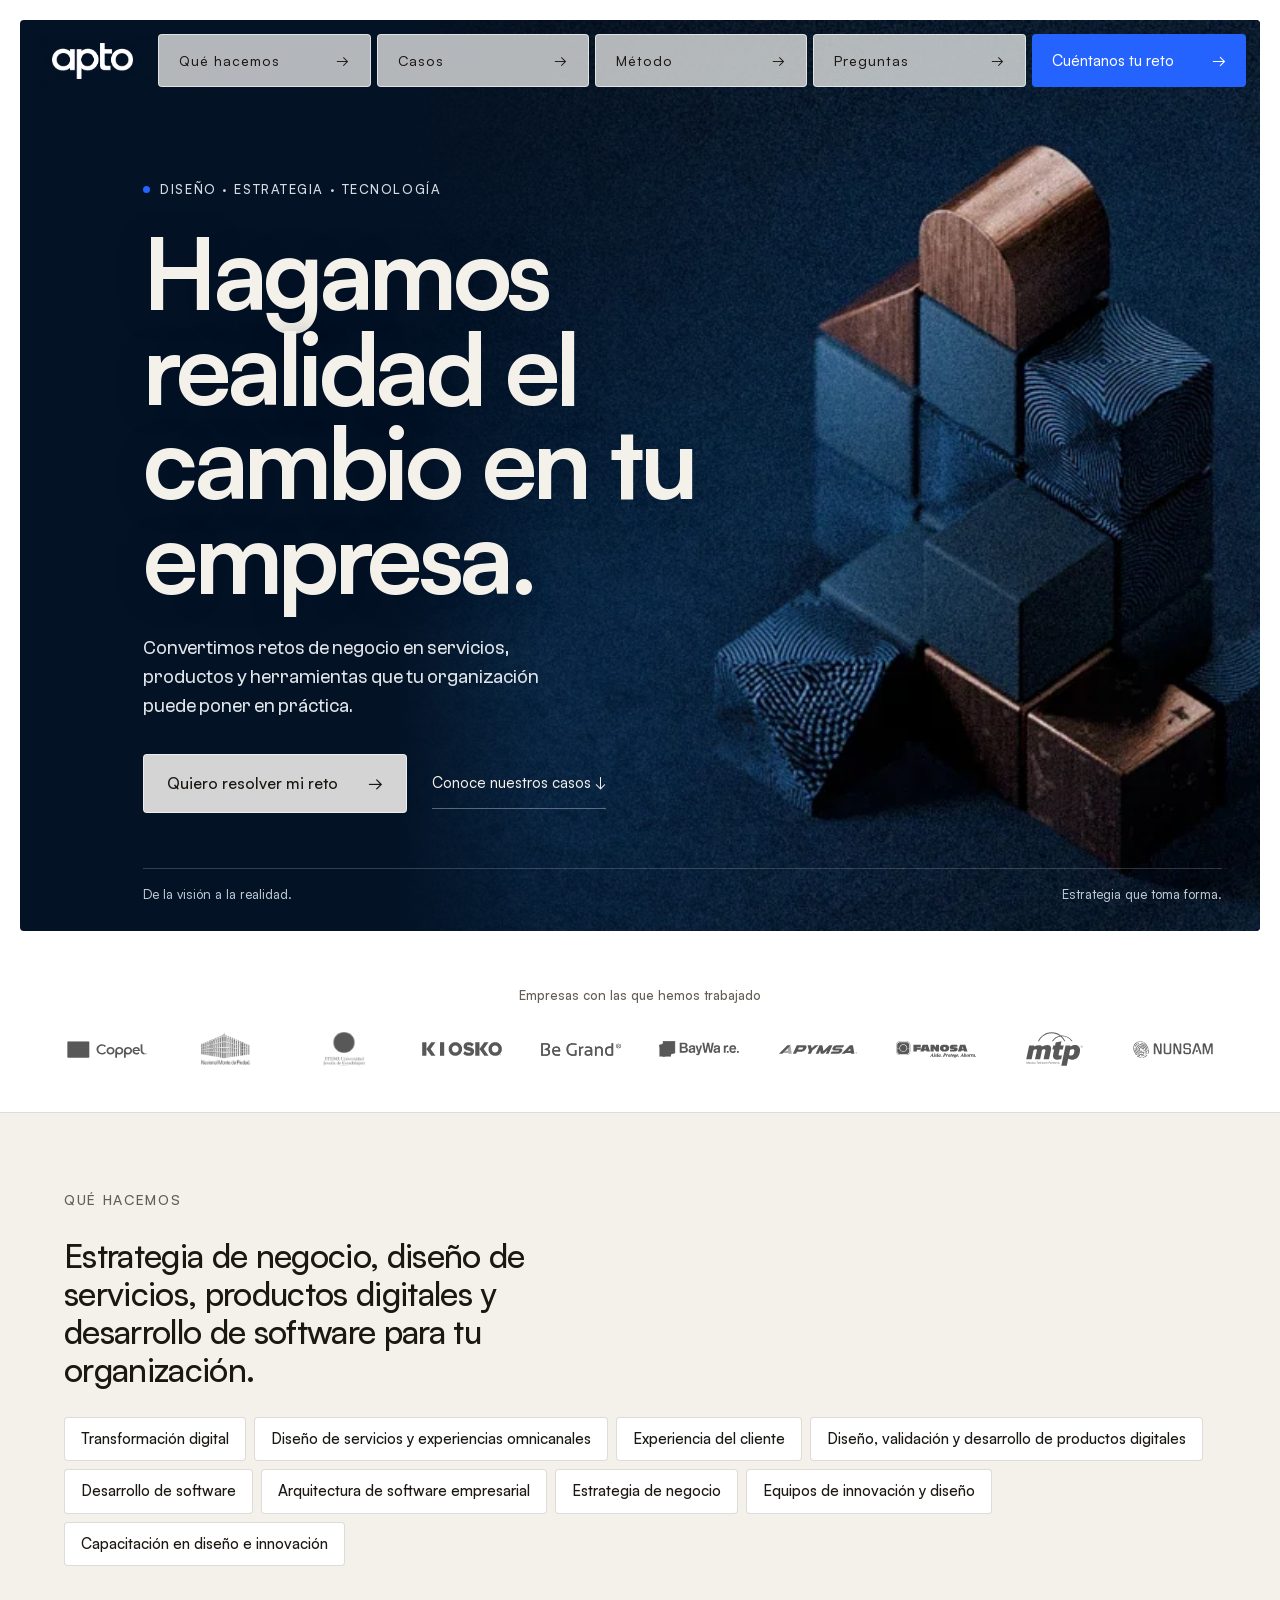
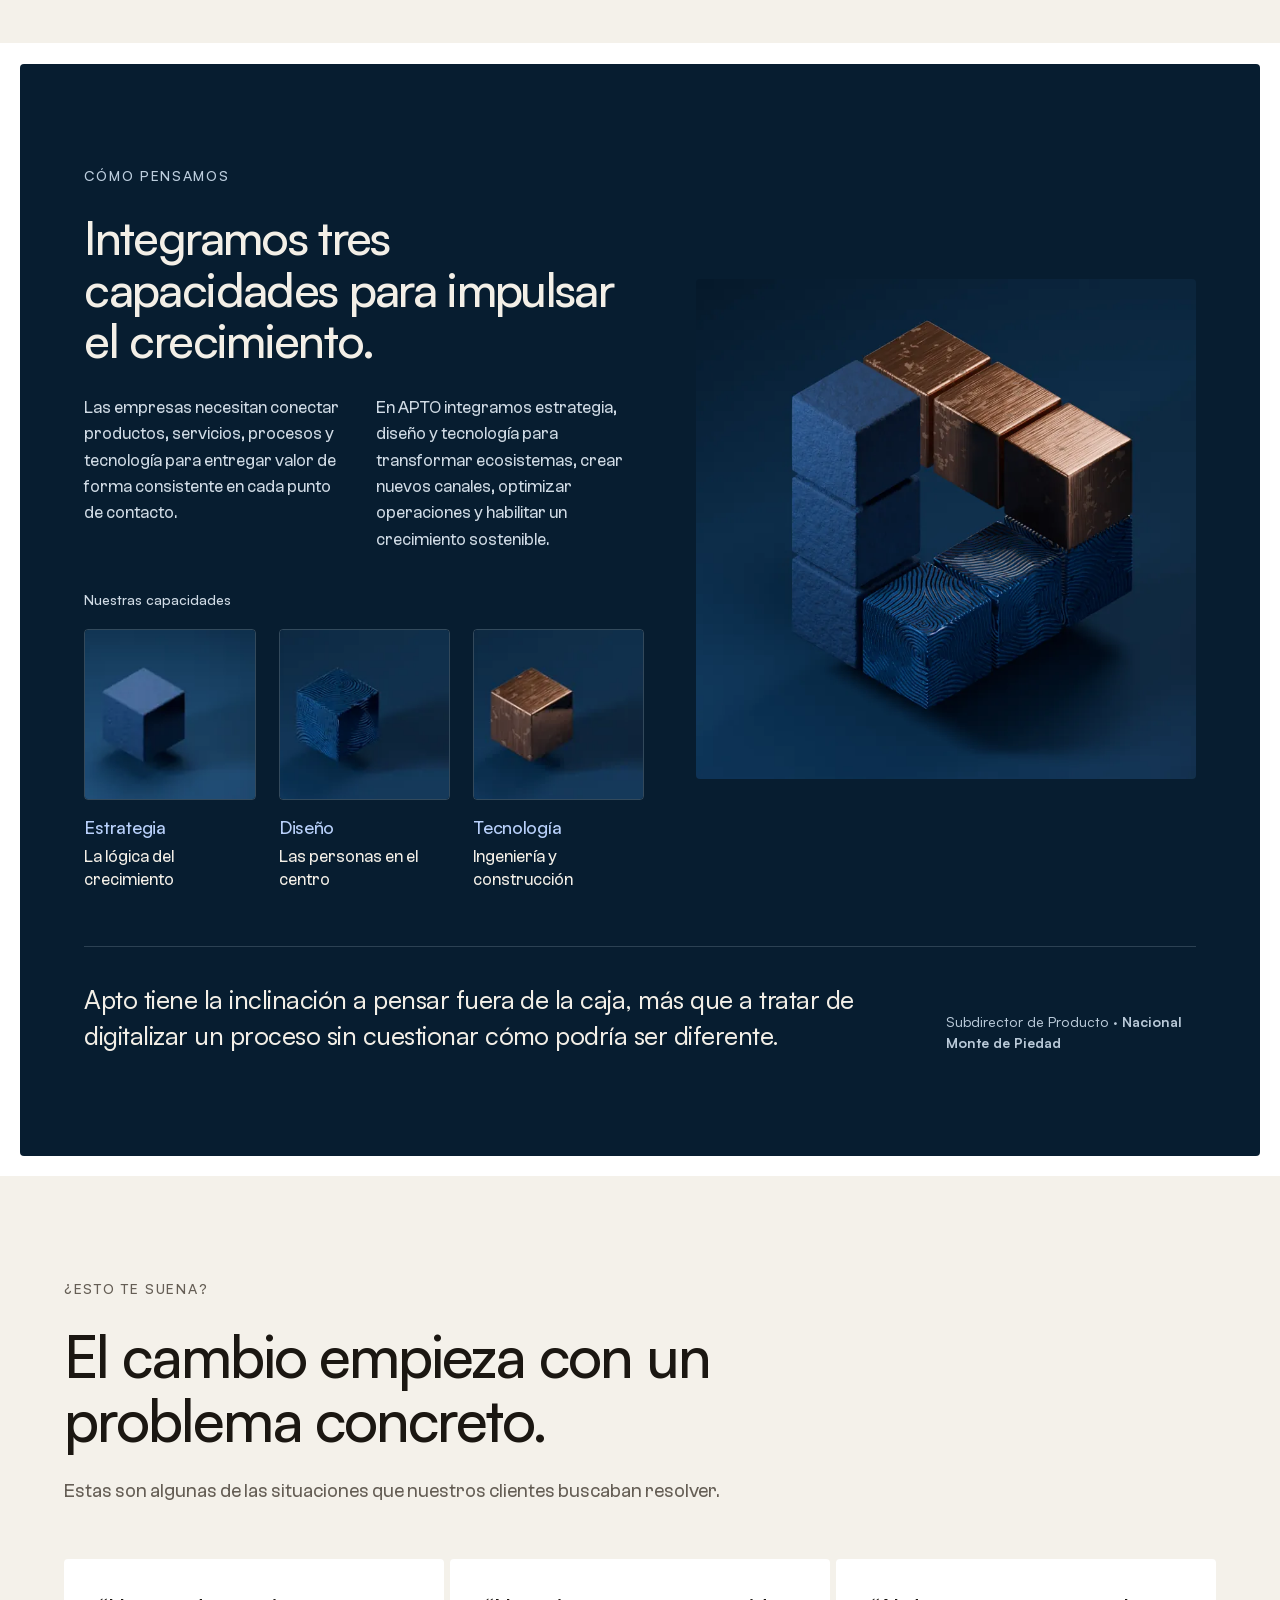
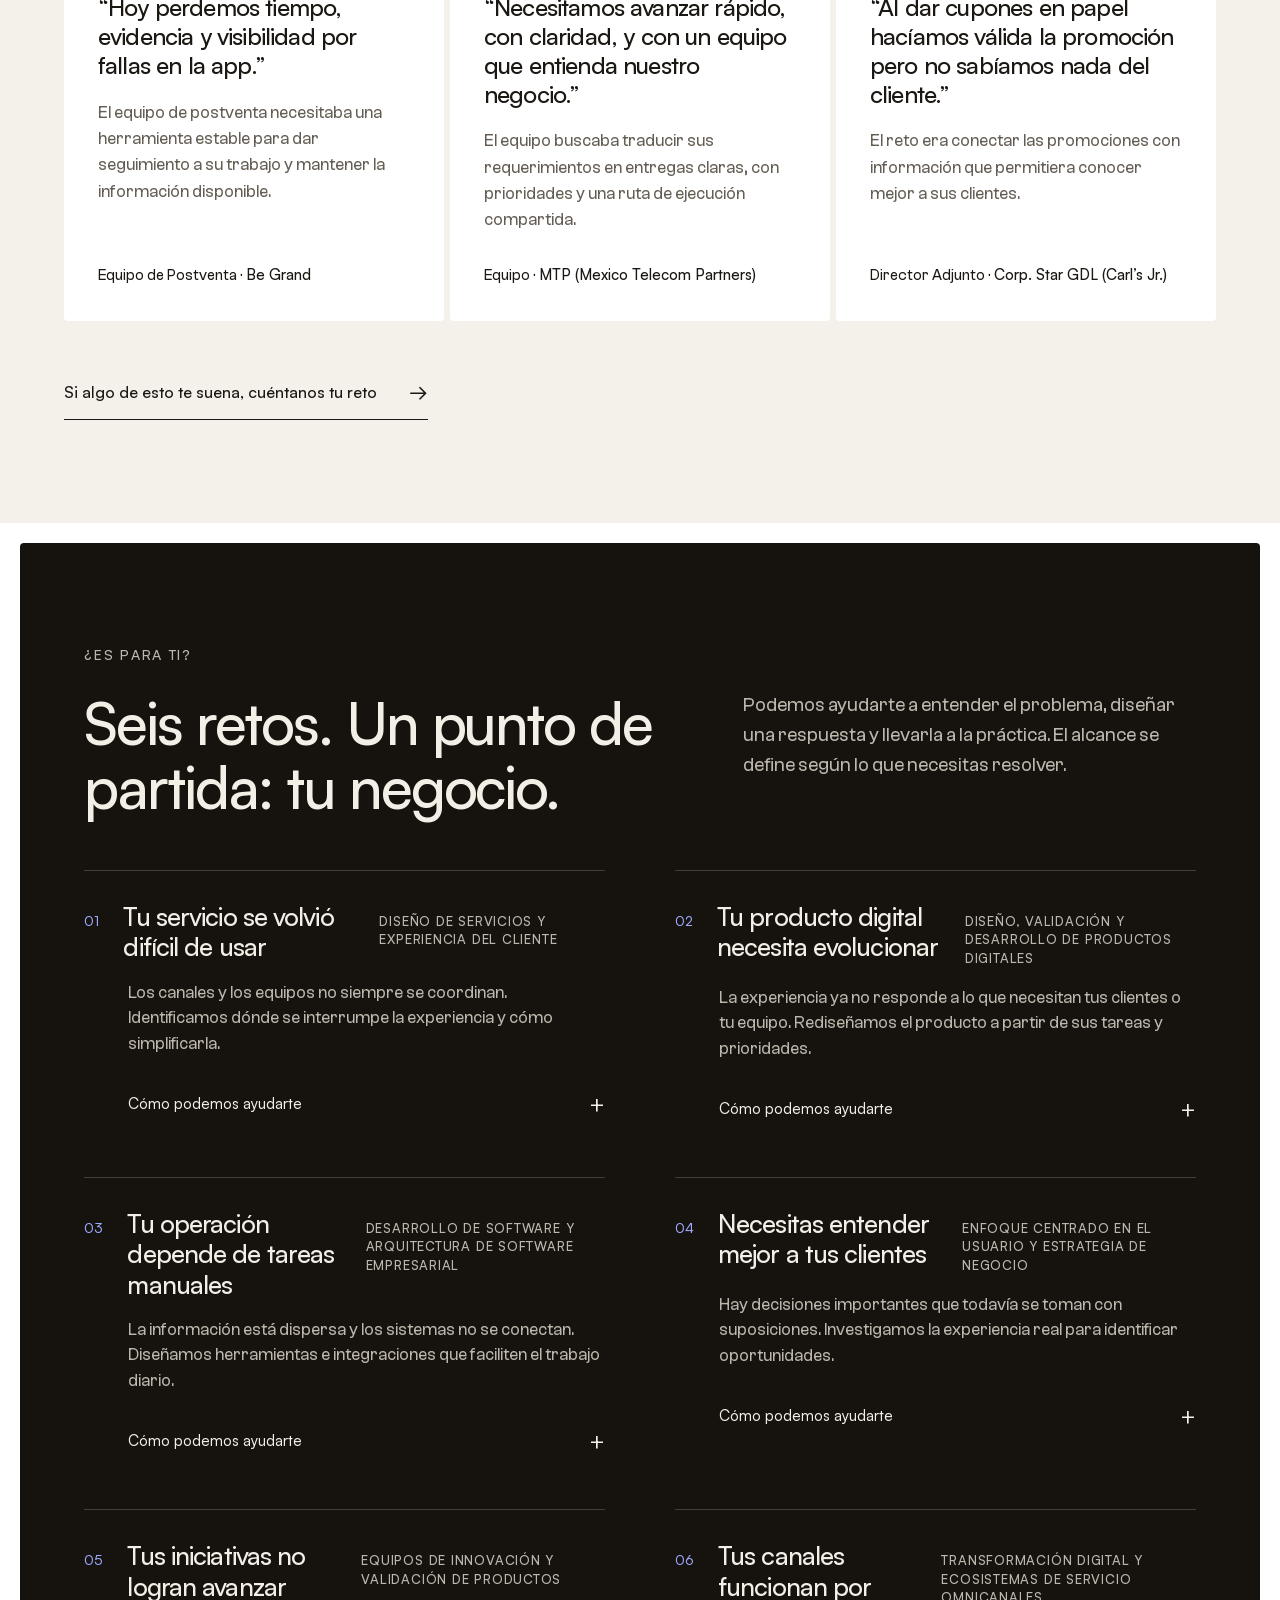
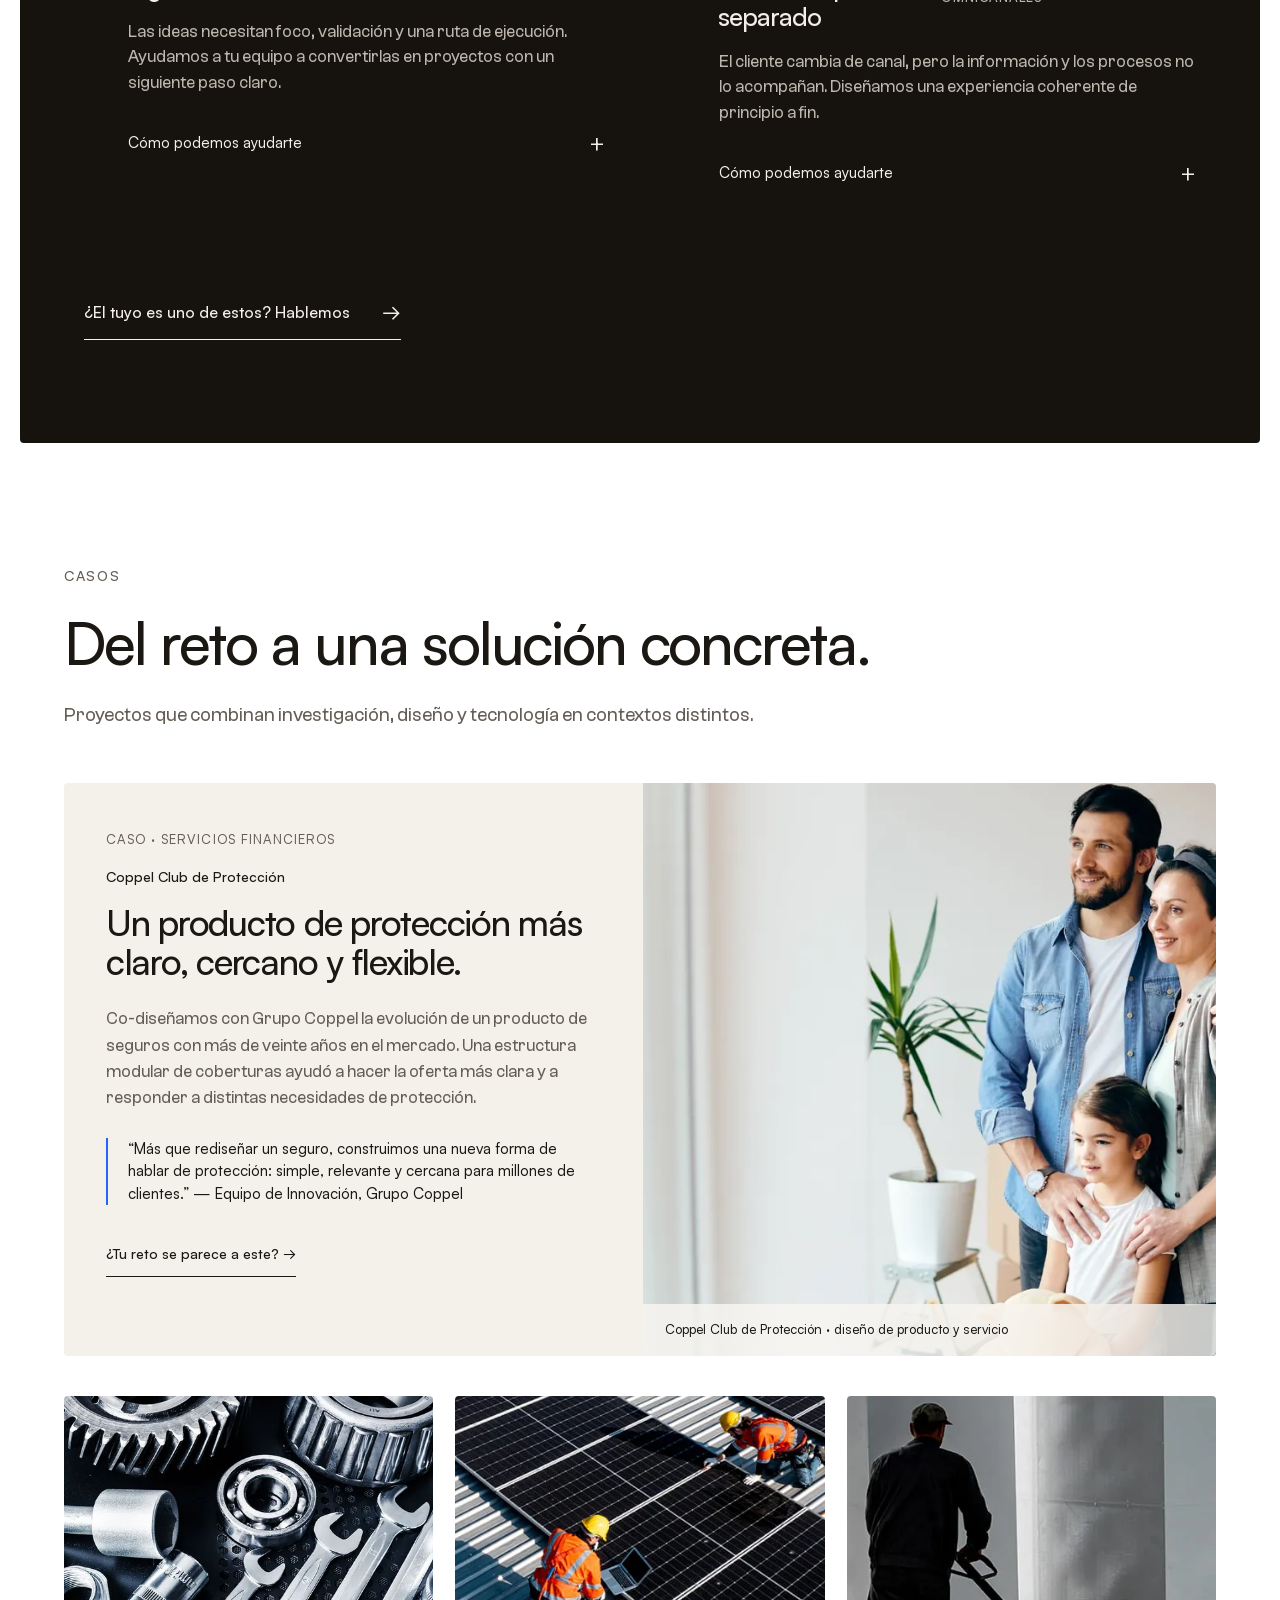
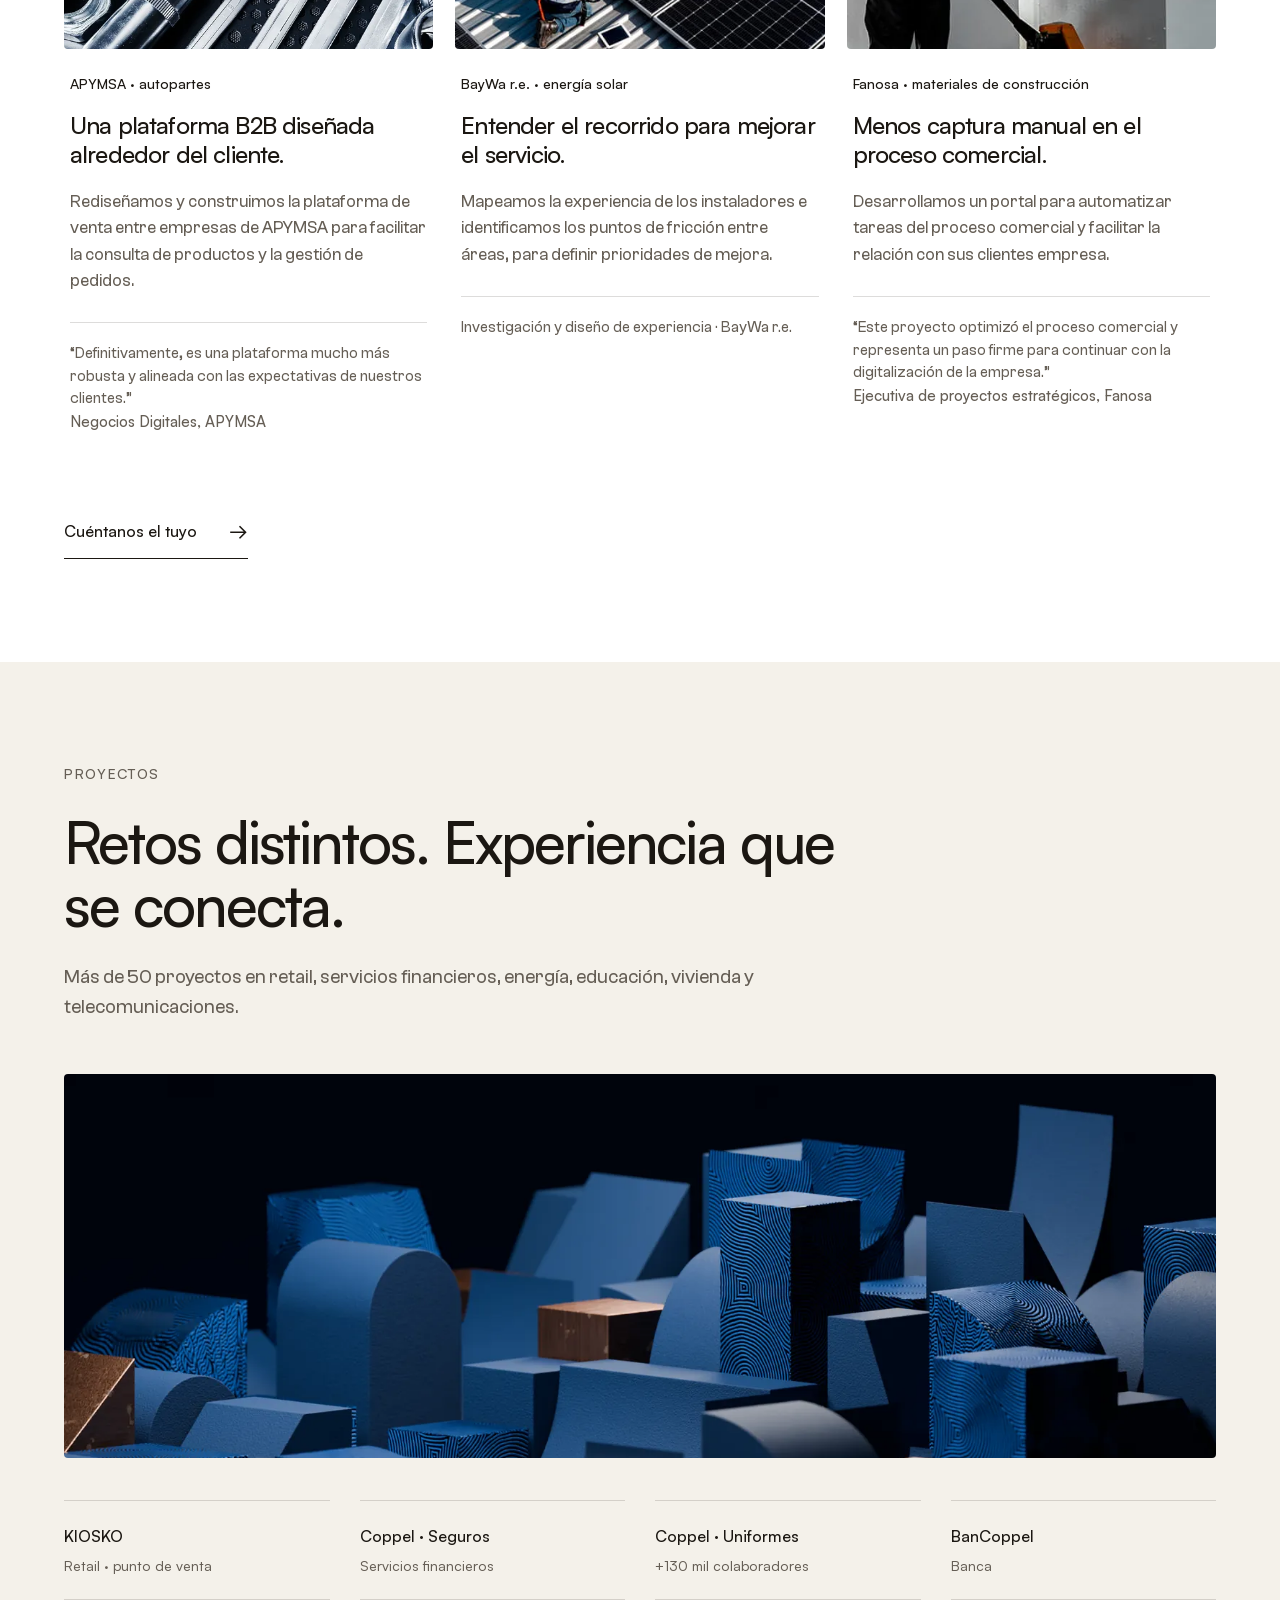
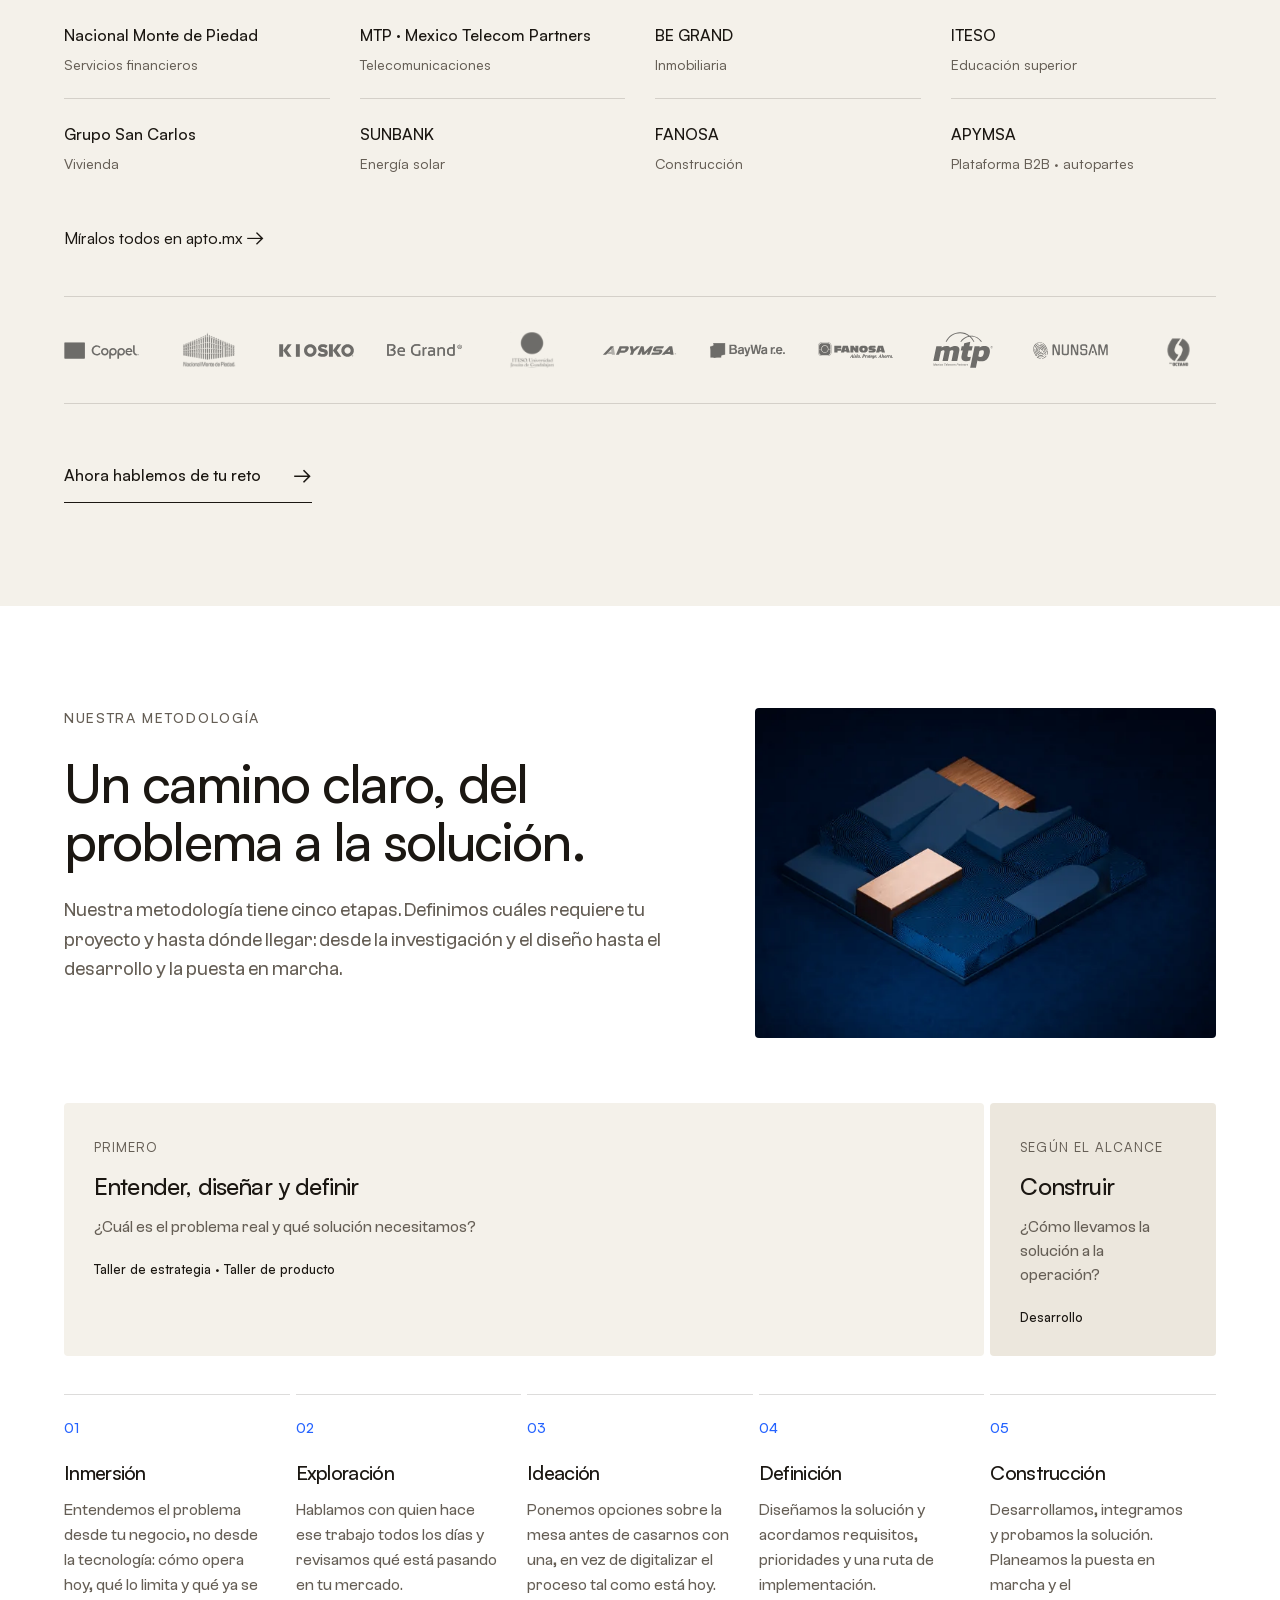
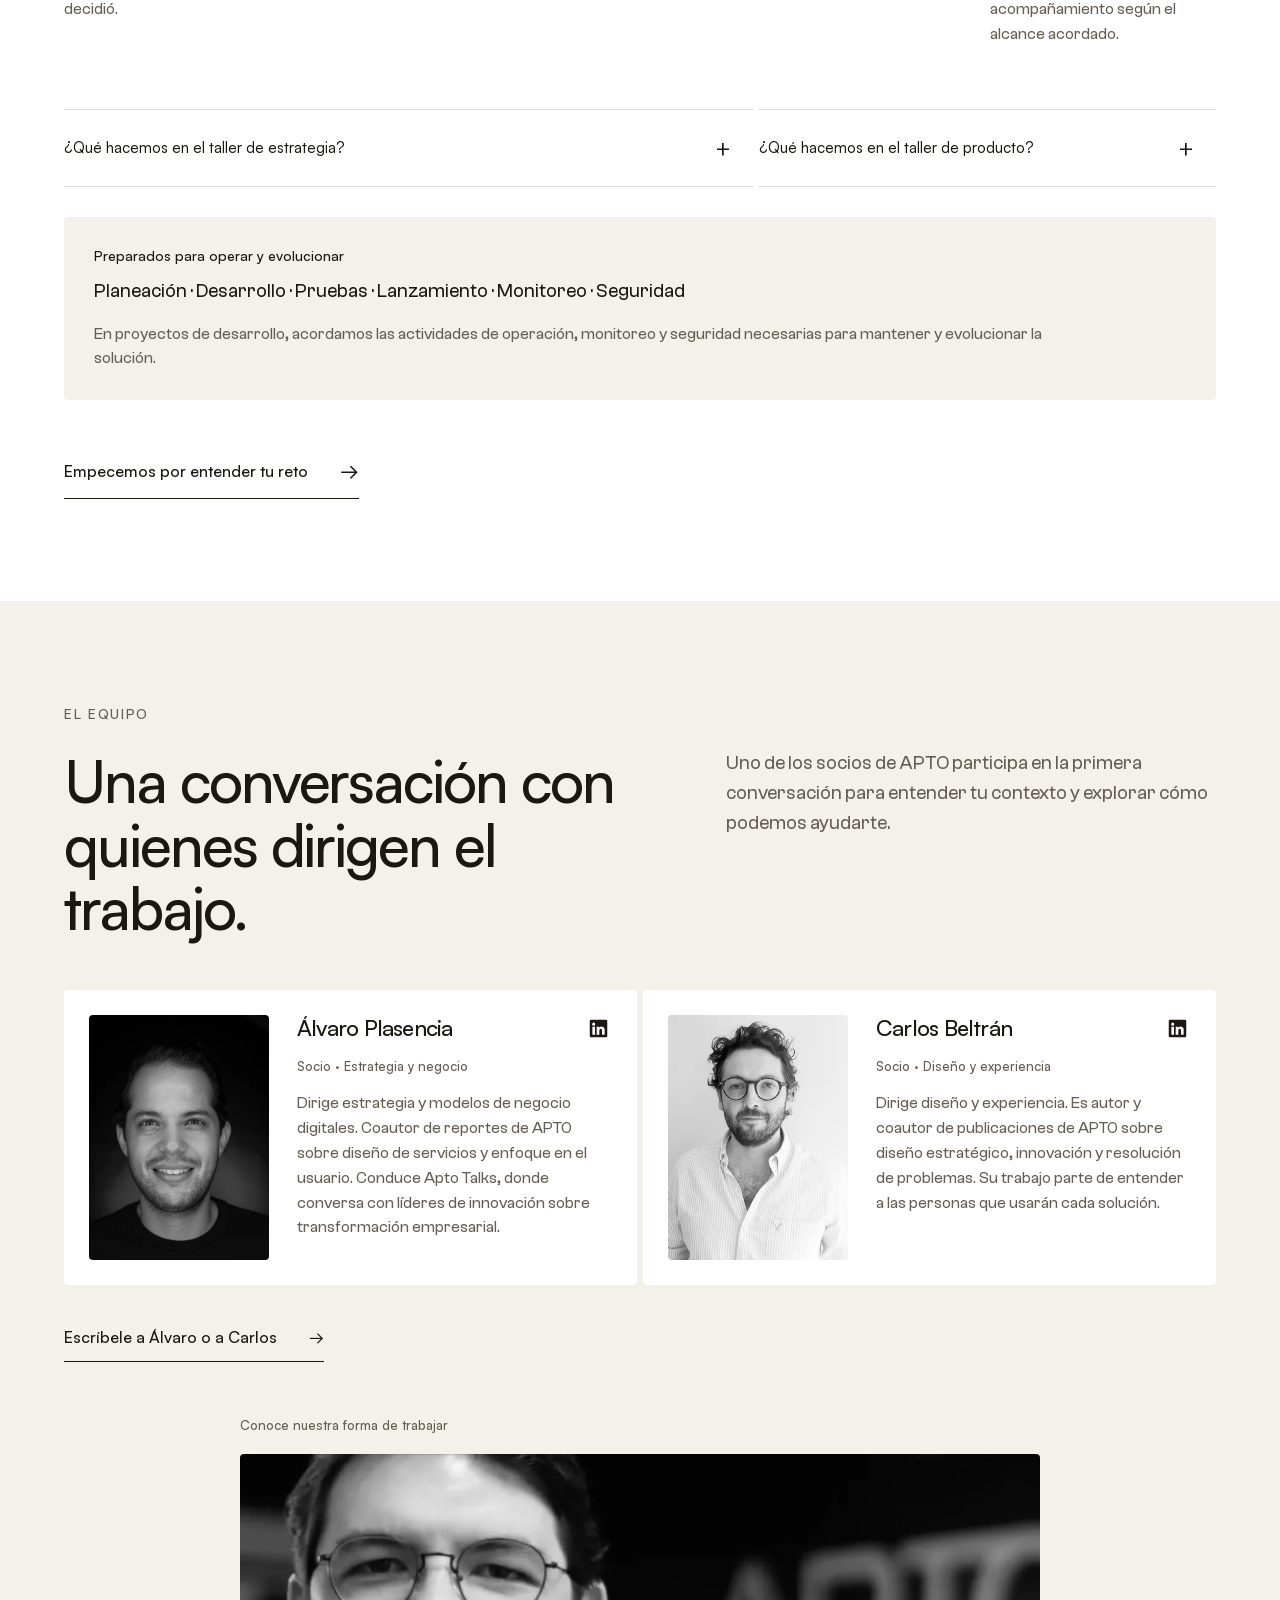
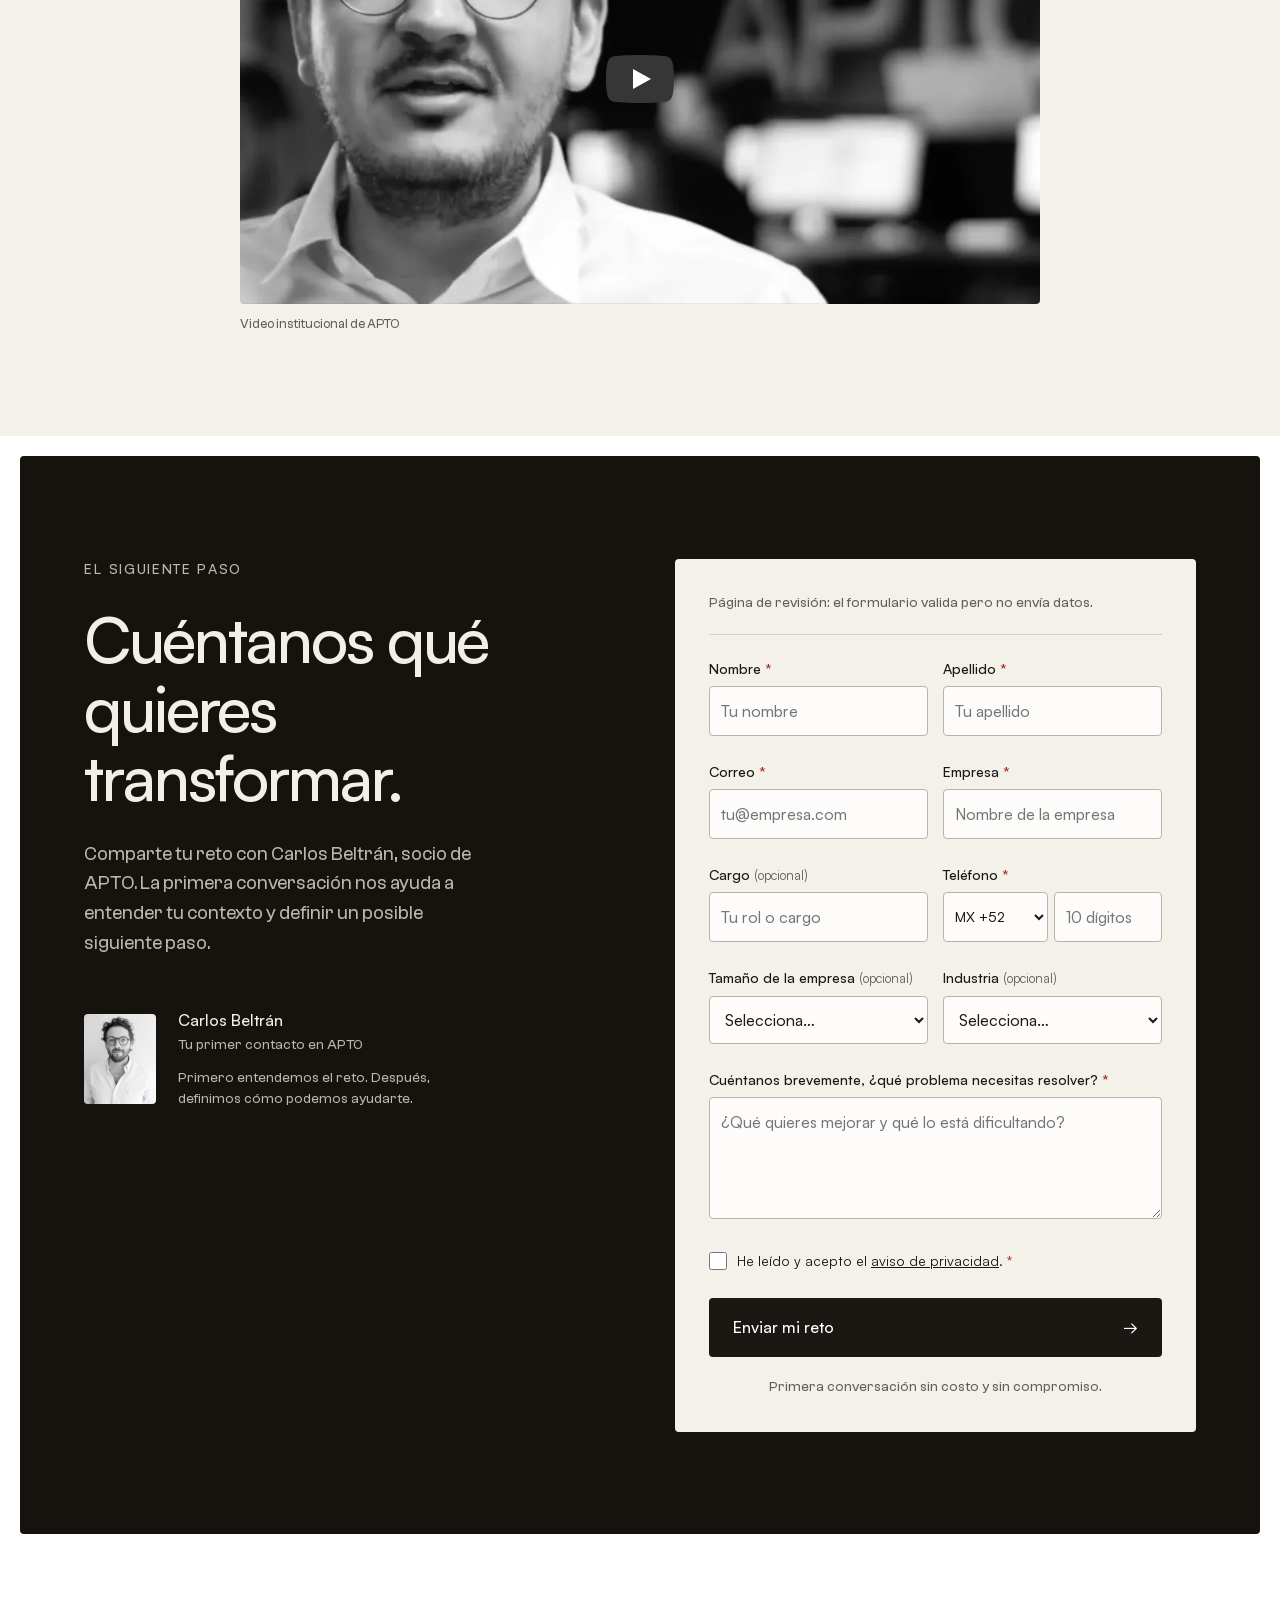
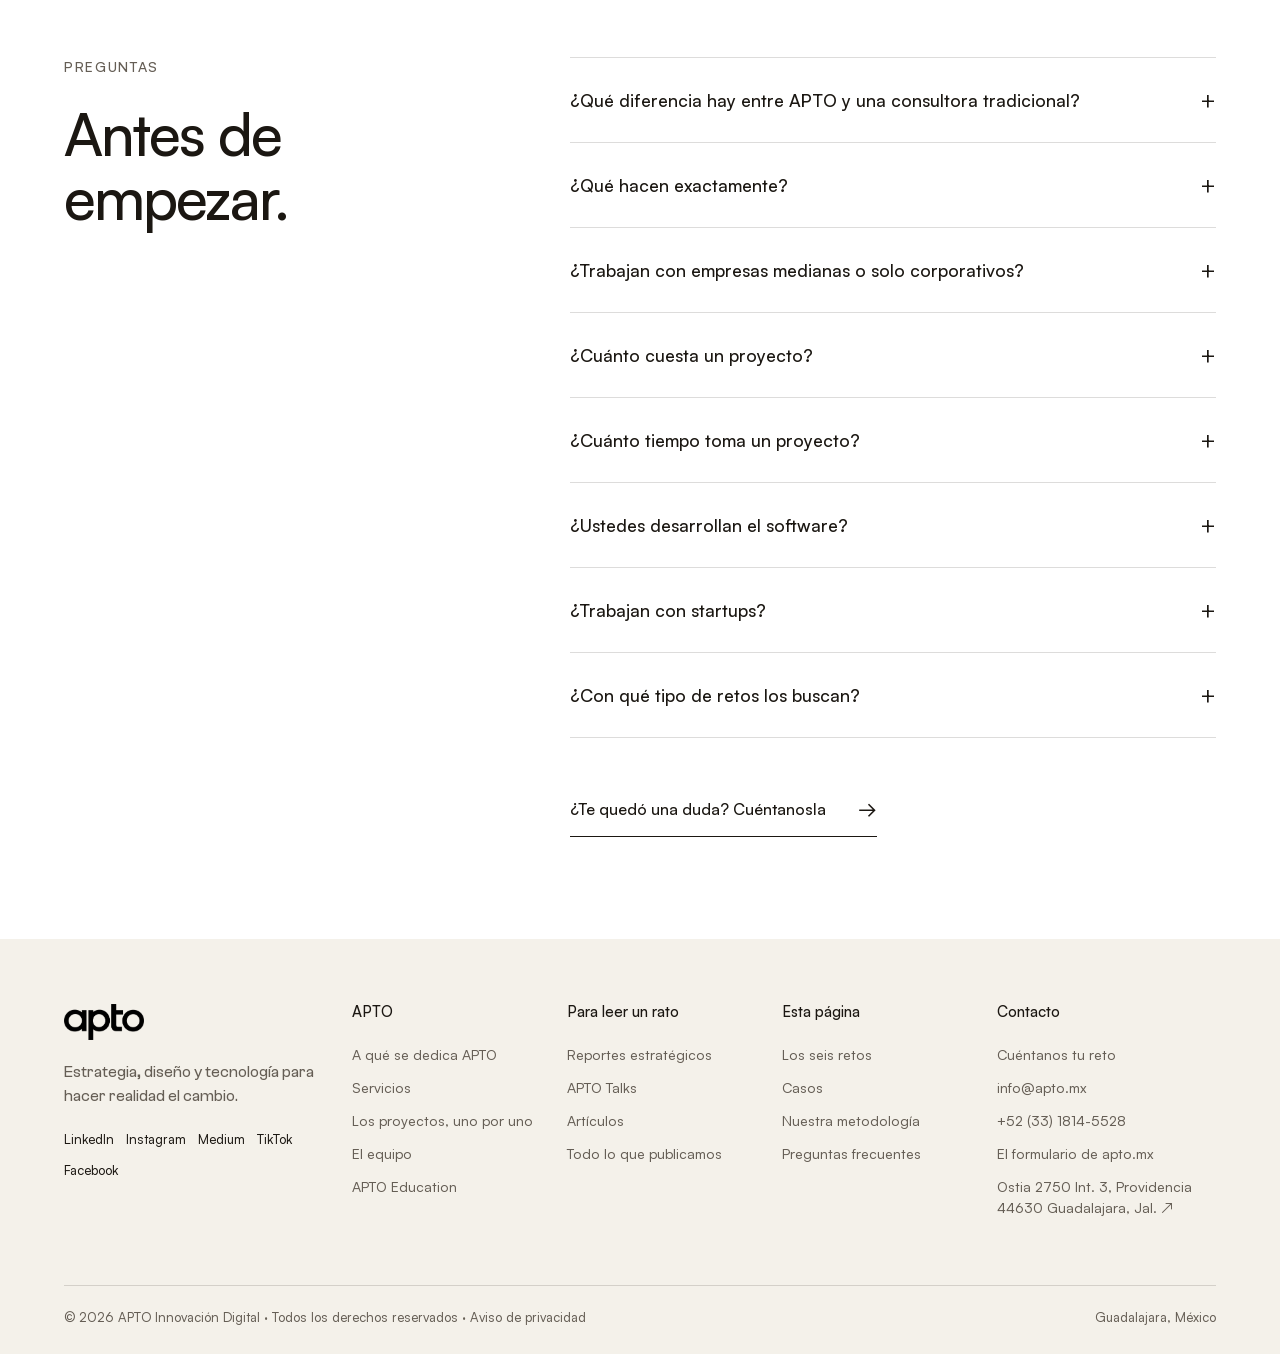
<file: apto/landing-nativo-20261015/index.html>
<!DOCTYPE html>

<html lang="es-MX"><head><meta charset="utf-8"/><meta name="viewport" content="width=device-width, initial-scale=1, viewport-fit=cover"><title>Estrategia, diseño y tecnología para tu empresa · APTO</title><!-- PROPUESTA title opcion A --><meta name="description" content="Estrategia, diseño y tecnología en un mismo equipo. Convertimos retos de negocio en servicios, productos y herramientas que tu organización puede operar."><!-- PROPUESTA description --><meta content="#01122d" name="theme-color"/>
<meta name="author" content="APTO Innovación S.A.P.I. de C.V.">
<link rel="canonical" href="https://landing.apto.mx/"><!-- REVISION -->
<link rel="alternate" hreflang="es-MX" href="https://landing.apto.mx/">
<link rel="alternate" hreflang="x-default" href="https://landing.apto.mx/">
<meta property="og:type" content="website">
<meta property="og:url" content="https://landing.apto.mx/">
<meta property="og:locale" content="es_MX">
<meta property="og:site_name" content="APTO">
<meta property="og:image" content="https://landing.apto.mx/assets/og-image-apto-official.png"><!-- FASE 2: og image nueva 1200x630 con la ilustracion Norma -->
<meta property="og:image:secure_url" content="https://landing.apto.mx/assets/og-image-apto-official.png">
<meta property="og:image:type" content="image/png">
<meta property="og:image:width" content="1200">
<meta property="og:image:height" content="675">
<meta property="og:image:alt" content="APTO · Estrategia, diseño y tecnología">
<meta name="twitter:card" content="summary_large_image">
<meta name="twitter:title" content="APTO · Hagamos realidad el cambio">
<meta name="twitter:description" content="Estrategia, diseño y tecnología en un mismo equipo. Convertimos retos de negocio en servicios, productos y herramientas que tu organización puede operar.">
<meta name="twitter:image" content="https://landing.apto.mx/assets/og-image-apto-official.png">
<link rel="apple-touch-icon" href="assets/favicon-official.png">


<link rel="preload" as="font" type="font/woff2" href="assets/fonts/ClashGrotesk-Variable.woff2" crossorigin>
<link rel="preload" as="image" type="image/webp" imagesrcset="assets/hero-elegido-640.webp 640w, assets/hero-elegido-800.webp 800w, assets/hero-elegido-1024.webp 1024w" imagesizes="(max-width: 780px) 100vw, 70vw" fetchpriority="high">
<!-- REVISION: sin GTM -->
<!-- REVISION: sin HubSpot -->
<meta name="robots" content="noindex, nofollow"><link href="assets/favicon-official.png" rel="icon"/><link as="font" crossorigin="" href="assets/fonts/Satoshi-Variable.woff2" rel="preload" type="font/woff2"/><link href="styles.css?v=20260929a" rel="stylesheet"/><meta content="APTO · Hagamos realidad el cambio" property="og:title"/><meta content="Estrategia, diseño y tecnología para transformar retos de negocio en servicios, productos y herramientas que tu organización puede poner en práctica." property="og:description"/><script>/* Hero por intencion · el titulo cambia por grupo de anuncio (utm_content={adgroupid}) · texto plano, misma tipografia · frases de la v1 (22-sep) reactivadas el 29-sep */(function(){try{var m={"203507053092":["Transformación digital en tu empresa.","Y la dejamos funcionando."],"198954015072":["Diseñamos y construimos el software de tu operación.","Y lo dejamos funcionando."],"198954016072":["Digitalizamos la operación de tu empresa.","Y la dejamos funcionando."],"199042708752":["Diseñamos la experiencia de tus clientes.","Y la dejamos funcionando."],"197062139406":["Estrategia de negocio que parte de tu cliente.","Y la dejamos funcionando."],"199885822522":["Innovación que sale del papel en tu empresa.","Y la dejamos funcionando."],"197070239423":["Diseñamos tu experiencia de servicio omnicanal.","Y la dejamos funcionando."],"203507055532":["Armamos el equipo de innovación de tu empresa.","Y lo dejamos funcionando."],"199879292282":["Diseñamos y desarrollamos tu producto digital.","Y lo dejamos funcionando."],"204037436091":["Validamos y construimos tu producto digital.","Y lo dejamos funcionando."],"202648873834":["Transformación digital en tu empresa.","Y la dejamos funcionando."],"202648873354":["Diseñamos y construimos el software de tu operación.","Y lo dejamos funcionando."],"202648873394":["Digitalizamos la operación de tu empresa.","Y la dejamos funcionando."],"202648873434":["Diseñamos la experiencia de tus clientes.","Y la dejamos funcionando."],"202648873114":["Estrategia de negocio que parte de tu cliente.","Y la dejamos funcionando."],"202648873634":["Innovación que sale del papel en tu empresa.","Y la dejamos funcionando."],"202648873154":["Diseñamos tu experiencia de servicio omnicanal.","Y la dejamos funcionando."],"202648873874":["Armamos el equipo de innovación de tu empresa.","Y lo dejamos funcionando."],"202648873594":["Diseñamos y desarrollamos tu producto digital.","Y lo dejamos funcionando."],"202648873914":["Validamos y construimos tu producto digital.","Y lo dejamos funcionando."]};var id=new URLSearchParams(location.search).get("utm_content");var v=id&&m[id];if(!v)return;document.documentElement.setAttribute("data-hero-variant",id);document.addEventListener("DOMContentLoaded",function(){var h=document.querySelector(".hero h1")||document.querySelector("h1");if(!h)return;h.textContent=v[0]+" "+v[1];});}catch(e){}})();</script>
<script type="application/ld+json">{"@context": "https://schema.org", "@type": "ProfessionalService", "@id": "https://apto.mx/#organization", "name": "APTO", "legalName": "APTO Innovación S.A.P.I. de C.V.", "url": "https://apto.mx", "logo": "https://landing.apto.mx/assets/apto-logo.png", "image": "https://landing.apto.mx/assets/og-image-apto-official.png", "description": "Estrategia, diseño y tecnología. Convertimos retos de negocio en servicios, productos y herramientas que tu organización puede poner en práctica.", "slogan": "Hagamos realidad el cambio.", "email": "info@apto.mx", "telephone": "+52-33-1814-5528", "priceRange": "$$$", "areaServed": {"@type": "Country", "name": "México"}, "address": {"@type": "PostalAddress", "addressLocality": "Guadalajara", "addressRegion": "JAL", "addressCountry": "MX", "streetAddress": "Ostia 2750 Int. 3, Providencia", "postalCode": "44630"}, "contactPoint": [{"@type": "ContactPoint", "telephone": "+52-33-1814-5528", "contactType": "sales", "email": "info@apto.mx", "areaServed": "MX", "availableLanguage": ["Spanish", "English"]}], "sameAs": ["https://www.linkedin.com/company/apto-innovacion/", "https://www.instagram.com/apto.innovation/", "https://www.facebook.com/apto.innovation/", "https://medium.com/apto-magazine", "https://www.tiktok.com/@apto.innovation"]}</script>
<script type="application/ld+json">{"@context": "https://schema.org", "@type": "FAQPage", "mainEntity": [{"@type": "Question", "name": "¿Qué diferencia hay entre APTO y una consultora tradicional?", "acceptedAnswer": {"@type": "Answer", "text": "Integramos estrategia, diseño y tecnología para conectar la definición del problema con su implementación. Podemos participar en una etapa específica o acompañar un proceso más amplio, según el alcance acordado."}}, {"@type": "Question", "name": "¿Qué hacen exactamente?", "acceptedAnswer": {"@type": "Answer", "text": "Investigamos necesidades, diseñamos servicios y productos, validamos soluciones y desarrollamos herramientas digitales. Combinamos estas capacidades según el reto de cada organización."}}, {"@type": "Question", "name": "¿Trabajan con empresas medianas o solo corporativos?", "acceptedAnswer": {"@type": "Answer", "text": "Trabajamos con empresas de distintos tamaños. Lo importante es entender el problema, los objetivos, la capacidad del equipo y los recursos disponibles."}}, {"@type": "Question", "name": "¿Cuánto cuesta un proyecto?", "acceptedAnswer": {"@type": "Answer", "text": "El costo depende del alcance, las entregas y la complejidad del proyecto. Después de entender tu contexto, preparamos una propuesta con actividades, tiempos e inversión."}}, {"@type": "Question", "name": "¿Cuánto tiempo toma un proyecto?", "acceptedAnswer": {"@type": "Answer", "text": "La duración depende de las etapas y entregas acordadas, las integraciones y la disponibilidad de los equipos. Definimos un calendario al preparar la propuesta."}}, {"@type": "Question", "name": "¿Ustedes desarrollan el software?", "acceptedAnswer": {"@type": "Answer", "text": "Contamos con capacidades de arquitectura, desarrollo, pruebas y puesta en marcha. En la propuesta definimos qué construirá APTO, qué corresponde a tu equipo y qué dependencias existen."}}, {"@type": "Question", "name": "¿Trabajan con startups?", "acceptedAnswer": {"@type": "Answer", "text": "Sí. Evaluamos cada iniciativa según el problema que busca resolver, su etapa de validación y los recursos disponibles."}}, {"@type": "Question", "name": "¿Con qué tipo de retos los buscan?", "acceptedAnswer": {"@type": "Answer", "text": "Mejorar servicios, evolucionar productos digitales, simplificar operaciones, entender a los clientes, impulsar iniciativas de innovación y conectar canales. Podemos empezar por definir el problema contigo."}}]}</script>
</head><body>
<a class="skip-link" href="#main">Saltar al contenido</a><a class="skip-link" href="#cta-form" data-track="skip_link_form_click">Saltar al formulario de contacto</a><header class="site-head"><a aria-label="APTO, inicio" class="logo-mod" href="#hero" data-track="nav_logo_click"><img class="logo-mark" src="assets/apto-logo-243.png" alt="APTO" width="81" height="36" decoding="sync"/></a><nav aria-label="Navegación principal" class="menu-bar"><a href="#productos" data-track="nav_link_click" data-nav-link="productos">Qué hacemos <span aria-hidden="true">→</span></a><a href="#casos" data-track="nav_link_click" data-nav-link="casos">Casos <span aria-hidden="true">→</span></a><a href="#metodo" data-track="nav_link_click" data-nav-link="metodo">Método <span aria-hidden="true">→</span></a><a href="#faq" data-track="nav_link_click" data-nav-link="faq">Preguntas <span aria-hidden="true">→</span></a></nav><a class="btn-head" href="#cta-form" data-track="nav_cta_click">Cuéntanos tu reto <span aria-hidden="true">→</span></a><button aria-controls="mobile-nav" aria-expanded="false" class="menu-toggle" type="button">Menú <span aria-hidden="true">+</span></button><nav aria-label="Navegación móvil" hidden="" id="mobile-nav"><a href="#productos" data-track="nav_mobile_link_click" data-nav-link="productos" data-mobile-menu-close>Qué hacemos</a><a href="#casos" data-track="nav_mobile_link_click" data-nav-link="casos" data-mobile-menu-close>Casos</a><a href="#metodo" data-track="nav_mobile_link_click" data-nav-link="metodo" data-mobile-menu-close>Método</a><a href="#faq" data-track="nav_mobile_link_click" data-nav-link="faq" data-mobile-menu-close>Preguntas</a><a href="#cta-form" data-track="nav_mobile_menu_cta_click" data-mobile-menu-close>Cuéntanos tu reto <span aria-hidden="true">→</span></a></nav></header><main id="main">
<section class="hero" id="hero"><div class="hero-art"><img alt="Torres de bloques de azul mineral con texturas y remate de cobre, universo visual APTO" decoding="async" fetchpriority="high" height="576" sizes="(max-width: 780px) 100vw, 70vw" src="assets/hero-elegido-1024.webp" srcset="assets/hero-elegido-640.webp 640w, assets/hero-elegido-800.webp 800w, assets/hero-elegido-1024.webp 1024w" width="1024"/></div>
<div class="hero-content"><p class="eyebrow"><span class="gdot"></span>Diseño · Estrategia · Tecnología</p><h1>Hagamos realidad el cambio en tu empresa.</h1><p class="hero-sub">Convertimos retos de negocio en servicios, productos y herramientas que tu organización puede poner en práctica.</p><div class="hero-actions"><a class="btn btn-glass" href="#cta-form" data-track="hero_cta_click">Quiero resolver mi reto <span aria-hidden="true">→</span></a><a class="hero-case-link" href="#casos" data-track="hero_secondary_click">Conoce nuestros casos <span aria-hidden="true">↓</span></a></div></div><div class="hero-bottom"><span>De la visión a la realidad.</span><span>Estrategia que toma forma.</span></div></section><div class="client-proof">
<p class="hero__proof-label">Empresas con las que hemos trabajado</p>
<ul class="client-logos">
<li><img alt="Coppel" decoding="async" loading="lazy" src="assets/logos/clientes/coppel.svg" width="174" height="37"/></li>
<li><img alt="Nacional Monte de Piedad" decoding="async" loading="lazy" src="assets/logos/clientes/nmdp.svg" width="120" height="81"/></li>
<li><img alt="ITESO" decoding="async" loading="lazy" src="assets/logos/clientes/iteso.svg" width="121" height="99"/></li>
<li><img alt="KIOSKO" decoding="async" loading="lazy" src="assets/logos/clientes/kiosko.svg" width="205" height="35"/></li>
<li><img alt="Be Grand" decoding="async" loading="lazy" src="assets/logos/clientes/bregrand.svg" width="219" height="35"/></li>
<li><img alt="BayWa r.e." decoding="async" loading="lazy" src="assets/logos/clientes/bayware.svg" width="182" height="36"/></li>
<li><img alt="APYMSA" decoding="async" loading="lazy" src="assets/logos/clientes/apymsa.svg" width="191" height="21"/></li>
<li><img alt="Fanosa" decoding="async" loading="lazy" src="assets/logos/clientes/fanosa.svg" width="224" height="48"/></li>
<li><img alt="MTP · Mexico Telecom Partners" decoding="async" loading="lazy" src="assets/logos/clientes/mtp.svg" width="111" height="65"/></li>
<li><img alt="Nunsam" decoding="async" loading="lazy" src="assets/logos/clientes/nunsam.svg" width="208" height="44"/></li>
</ul>
</div>

<!-- PROPUESTA 22-sep · bloque "Qué hacemos" con servicios publicados en apto.mx · pendiente de aprobación APTO -->
<section class="servicios" id="servicios" aria-labelledby="servicios-title">
<div class="container">
<p class="eyebrow">Qué hacemos</p>
<h2 id="servicios-title" class="servicios__title">Estrategia de negocio, diseño de servicios, productos digitales y desarrollo de software para tu organización.</h2>
<ul class="servicios__list"><li><a href="#productos" data-track="servicio_chip_click" data-item="Transformación digital">Transformación digital</a></li><li><a href="#productos" data-track="servicio_chip_click" data-item="Diseño de servicios y experiencias omnicanales">Diseño de servicios y experiencias omnicanales</a></li><li><a href="#productos" data-track="servicio_chip_click" data-item="Experiencia del cliente">Experiencia del cliente</a></li><li><a href="#productos" data-track="servicio_chip_click" data-item="Diseño, validación y desarrollo de productos digitales">Diseño, validación y desarrollo de productos digitales</a></li><li><a href="#productos" data-track="servicio_chip_click" data-item="Desarrollo de software">Desarrollo de software</a></li><li><a href="#productos" data-track="servicio_chip_click" data-item="Arquitectura de software empresarial">Arquitectura de software empresarial</a></li><li><a href="#categoria" data-track="servicio_chip_click" data-item="Estrategia de negocio">Estrategia de negocio</a></li><li><a href="#productos" data-track="servicio_chip_click" data-item="Equipos de innovación y diseño">Equipos de innovación y diseño</a></li><li><a href="#metodo" data-track="servicio_chip_click" data-item="Capacitación en diseño e innovación">Capacitación en diseño e innovación</a></li></ul>
</div>
</section>
<!-- /PROPUESTA -->
<section class="categoria categoria--capacidades" id="categoria" aria-labelledby="capacidades-title">
<div class="container">
<div class="thinking-layout">
<header class="thinking-copy">
<p class="eyebrow">Cómo pensamos</p>
<h2 id="capacidades-title">Integramos tres capacidades para impulsar el crecimiento.</h2>
<div class="thinking-context">
<p>Las empresas necesitan conectar productos, servicios, procesos y tecnología para entregar valor de forma consistente en cada punto de contacto.</p>
<p>En APTO integramos estrategia, diseño y tecnología para transformar ecosistemas, crear nuevos canales, optimizar operaciones y habilitar un crecimiento sostenible.</p>
</div>
</header>
<figure class="thinking-assembly">
<img src="assets/capacidades-integradas-1400.webp" srcset="assets/capacidades-integradas-800.webp 800w, assets/capacidades-integradas-1400.webp 1400w" sizes="(max-width: 620px) 170vw, (max-width: 1000px) 80vw, 85vw" width="1400" height="788" alt="Un mismo ensamble integra los bloques de estrategia en azul liso, diseño en azul texturado y tecnología en cobre." loading="lazy" decoding="async"/>
</figure>
<div class="thinking-capabilities">
<p class="capabilities-label">Nuestras capacidades</p>
<div class="capabilities-grid">
<article class="capability">
<img src="assets/capacidad-estrategia-640.webp" srcset="assets/capacidad-estrategia-320.webp 320w, assets/capacidad-estrategia-640.webp 640w" sizes="(max-width: 620px) 160px, (max-width: 1000px) 50vw, 24vw" width="640" height="360" alt="Cubo azul liso" loading="lazy" decoding="async"/>
<h3>Estrategia</h3>
<p>La lógica del crecimiento</p>
</article>
<article class="capability">
<img src="assets/capacidad-diseno-640.webp" srcset="assets/capacidad-diseno-320.webp 320w, assets/capacidad-diseno-640.webp 640w" sizes="(max-width: 620px) 160px, (max-width: 1000px) 50vw, 24vw" width="640" height="360" alt="Cubo azul con relieve de líneas curvas" loading="lazy" decoding="async"/>
<h3>Diseño</h3>
<p>Las personas en el centro</p>
</article>
<article class="capability">
<img src="assets/capacidad-tecnologia-640.webp" srcset="assets/capacidad-tecnologia-320.webp 320w, assets/capacidad-tecnologia-640.webp 640w" sizes="(max-width: 620px) 160px, (max-width: 1000px) 50vw, 24vw" width="640" height="360" alt="Cubo de cobre" loading="lazy" decoding="async"/>
<h3>Tecnología</h3>
<p>Ingeniería y construcción</p>
</article>
</div>
</div>
</div>
<figure class="cita-diferencial">
<blockquote>Apto tiene la inclinación a pensar fuera de la caja, más que a tratar de digitalizar un proceso sin cuestionar cómo podría ser diferente.</blockquote>
<figcaption>Subdirector de Producto · <strong>Nacional Monte de Piedad</strong></figcaption>
</figure>
</div>
</section>
<section class="section" id="problema">
<div class="container">
<header class="section__header">
<p class="eyebrow">¿Esto te suena?</p>
<h2>El cambio empieza con un problema concreto.</h2>
<p class="lead">Estas son algunas de las situaciones que nuestros clientes buscaban resolver.</p>
</header>
<div class="cards-3">
<article class="card">
<h3 class="card__title">“Hoy perdemos tiempo, evidencia y visibilidad por fallas en la app.”</h3>
<p class="card__body">El equipo de postventa necesitaba una herramienta estable para dar seguimiento a su trabajo y mantener la información disponible.</p>
<p class="card__attrib">Equipo de Postventa · <strong>Be Grand</strong></p>
</article>
<article class="card">
<h3 class="card__title">“Necesitamos avanzar rápido, con claridad, y con un equipo que entienda nuestro negocio.”</h3>
<p class="card__body">El equipo buscaba traducir sus requerimientos en entregas claras, con prioridades y una ruta de ejecución compartida.</p>
<p class="card__attrib">Equipo · <strong>MTP (Mexico Telecom Partners)</strong></p>
</article>
<article class="card">
<h3 class="card__title">“Al dar cupones en papel hacíamos válida la promoción pero no sabíamos nada del cliente.”</h3>
<p class="card__body">El reto era conectar las promociones con información que permitiera conocer mejor a sus clientes.</p>
<p class="card__attrib">Director Adjunto · <strong>Corp. Star GDL (Carl’s Jr.)</strong></p>
</article>
</div>
<div class="section-cta">
<a class="section-cta__link" href="#cta-form" data-track="problema_cta_click">Si algo de esto te suena, cuéntanos tu reto <span aria-hidden="true" class="arr">→</span></a>
</div>
</div>
</section>
<section class="section section--navy" id="productos">
<div class="container">
<header class="section__header">
<p class="eyebrow">¿Es para ti?</p>
<h2>Seis retos. Un punto de partida: tu negocio.</h2>
<p class="lead">Podemos ayudarte a entender el problema, diseñar una respuesta y llevarla a la práctica. El alcance se define según lo que necesitas resolver.</p>
</header>
<div class="retos">
<article class="reto">
<div class="reto__head">
<span class="reto__num">01</span>
<h3 class="reto__title">Tu servicio se volvió difícil de usar</h3>
<p class="reto__tema">Diseño de servicios y experiencia del cliente</p><!-- PROPUESTA subtítulo temático -->
</div>
<p class="reto__dolor">Los canales y los equipos no siempre se coordinan. Identificamos dónde se interrumpe la experiencia y cómo simplificarla.</p>
<details class="reto__more">
<summary data-track="producto_expand" data-producto="servicio">Cómo podemos ayudarte</summary>
<div class="reto__body">
<ul class="reto__si">
<li>Mapa del servicio y de sus puntos críticos</li>
<li>Recorrido del cliente, basado en investigación</li>
<li>Diseño de procesos y reglas para coordinar los canales</li>
</ul>
<p class="reto__caso">KIOSKO · más de 1,000 cajeros</p>
</div>
</details>
</article>
<article class="reto">
<div class="reto__head">
<span class="reto__num">02</span>
<h3 class="reto__title">Tu producto digital necesita evolucionar</h3>
<p class="reto__tema">Diseño, validación y desarrollo de productos digitales</p><!-- PROPUESTA subtítulo temático -->
</div>
<p class="reto__dolor">La experiencia ya no responde a lo que necesitan tus clientes o tu equipo. Rediseñamos el producto a partir de sus tareas y prioridades.</p>
<details class="reto__more">
<summary data-track="producto_expand" data-producto="digital">Cómo podemos ayudarte</summary>
<div class="reto__body">
<ul class="reto__si">
<li>Prototipos y pruebas con usuarios</li>
<li>Diseño de experiencia e interfaces</li>
<li>Desarrollo y documentación, cuando el alcance lo requiere</li>
</ul>
<p class="reto__caso">APYMSA · plataforma B2B de autopartes</p>
</div>
</details>
</article>
<article class="reto">
<div class="reto__head">
<span class="reto__num">03</span>
<h3 class="reto__title">Tu operación depende de tareas manuales</h3>
<p class="reto__tema">Desarrollo de software y arquitectura de software empresarial</p><!-- PROPUESTA subtítulo temático -->
</div>
<p class="reto__dolor">La información está dispersa y los sistemas no se conectan. Diseñamos herramientas e integraciones que faciliten el trabajo diario.</p>
<details class="reto__more">
<summary data-track="producto_expand" data-producto="operacion">Cómo podemos ayudarte</summary>
<div class="reto__body">
<ul class="reto__si">
<li>Análisis de procesos y oportunidades de automatización</li>
<li>Herramientas e integraciones con los sistemas existentes</li>
<li>Información y tableros para dar seguimiento a la operación</li>
</ul>
<p class="reto__caso">Fanosa · automatización comercial</p>
</div>
</details>
</article>
<article class="reto">
<div class="reto__head">
<span class="reto__num">04</span>
<h3 class="reto__title">Necesitas entender mejor a tus clientes</h3>
<p class="reto__tema">Enfoque centrado en el usuario y estrategia de negocio</p><!-- PROPUESTA subtítulo temático -->
</div>
<p class="reto__dolor">Hay decisiones importantes que todavía se toman con suposiciones. Investigamos la experiencia real para identificar oportunidades.</p>
<details class="reto__more">
<summary data-track="producto_expand" data-producto="usuario">Cómo podemos ayudarte</summary>
<div class="reto__body">
<ul class="reto__si">
<li>Investigación con clientes y equipos</li>
<li>Mapa de fricciones y oportunidades</li>
<li>Prioridades de mejora sustentadas en evidencia</li>
</ul>
<p class="reto__caso">BayWa r.e. · recorrido de instaladores</p>
</div>
</details>
</article>
<article class="reto">
<div class="reto__head">
<span class="reto__num">05</span>
<h3 class="reto__title">Tus iniciativas no logran avanzar</h3>
<p class="reto__tema">Equipos de innovación y validación de productos</p><!-- PROPUESTA subtítulo temático -->
</div>
<p class="reto__dolor">Las ideas necesitan foco, validación y una ruta de ejecución. Ayudamos a tu equipo a convertirlas en proyectos con un siguiente paso claro.</p>
<details class="reto__more">
<summary data-track="producto_expand" data-producto="innovacion">Cómo podemos ayudarte</summary>
<div class="reto__body">
<ul class="reto__si">
<li>Criterios para evaluar y priorizar iniciativas</li>
<li>Prototipos para validar las hipótesis clave</li>
<li>Ruta de implementación y acompañamiento al equipo</li>
</ul>
<p class="reto__caso">Coppel Club de Protección · producto de seguros</p>
</div>
</details>
</article>
<article class="reto">
<div class="reto__head">
<span class="reto__num">06</span>
<h3 class="reto__title">Tus canales funcionan por separado</h3>
<p class="reto__tema">Transformación digital y ecosistemas de servicio omnicanales</p><!-- PROPUESTA subtítulo temático -->
</div>
<p class="reto__dolor">El cliente cambia de canal, pero la información y los procesos no lo acompañan. Diseñamos una experiencia coherente de principio a fin.</p>
<details class="reto__more">
<summary data-track="producto_expand" data-producto="omnicanal">Cómo podemos ayudarte</summary>
<div class="reto__body">
<ul class="reto__si">
<li>Diseño del ecosistema de servicio</li>
<li>Procesos, responsabilidades y reglas compartidas</li>
<li>Plan de integración y desarrollo según el alcance</li>
</ul>
<p class="reto__caso">Grupo San Carlos · omnicanalidad integrada a los sistemas core del negocio</p>
</div>
</details>
</article>
</div>
<div class="section-cta">
<a class="section-cta__link" href="#cta-form" data-track="categoria_cta_click">¿El tuyo es uno de estos? Hablemos <span aria-hidden="true" class="arr">→</span></a>
</div>
</div>
</section>
<section class="section" id="casos">
<div class="container">
<header class="section__header">
<p class="eyebrow">Casos</p>
<h2>Del reto a una solución concreta.</h2>
<p class="lead">Proyectos que combinan investigación, diseño y tecnología en contextos distintos.</p>
</header>
<article class="caso-flagship">
<div>
<span class="caso__tag">Caso · Servicios financieros</span>
<p class="caso__cliente">Coppel Club de Protección</p>
<h3 class="caso__title">Un producto de protección más claro, cercano y flexible.</h3>
<p class="caso__body">Co-diseñamos con Grupo Coppel la evolución de un producto de seguros con más de veinte años en el mercado. Una estructura modular de coberturas ayudó a hacer la oferta más clara y a responder a distintas necesidades de protección.</p>
<div class="caso__callout">“Más que rediseñar un seguro, construimos una nueva forma de hablar de protección: simple, relevante y cercana para millones de clientes.” — Equipo de Innovación, Grupo Coppel</div>
<a class="caso__link" href="#cta-form" data-track="casos_cta_click">¿Tu reto se parece a este? →</a>
</div>
<figure class="caso__visual">
<img alt="Coppel Club de Protección: diseño de producto y servicio" decoding="async" height="668" loading="lazy" src="assets/cases/Coppel-CPF-Hero-image-web-apto-optimized.webp" width="1400"/>
<figcaption class="caso__figcaption">Coppel Club de Protección · diseño de producto y servicio</figcaption>
</figure>
</article>
<div class="casos-secundarios">
<article class="card card--with-image">
<div class="card__image-wrap">
<img alt="APYMSA — plataforma B2B de catálogo corporativo diseñada y construida por APTO" decoding="async" height="382" loading="lazy" src="assets/cases/slide_apymsa-compressed.webp" width="800"/>
</div>
<div class="card__body-wrap">
<p class="caso__cliente">APYMSA · autopartes</p>
<h3 class="card__title">Una plataforma B2B diseñada alrededor del cliente.</h3>
<p class="card__body">Rediseñamos y construimos la plataforma de venta entre empresas de APYMSA para facilitar la consulta de productos y la gestión de pedidos.</p>
<p class="card__attrib">“Definitivamente, es una plataforma mucho más robusta y alineada con las expectativas de nuestros clientes.”<br/><strong>Negocios Digitales, APYMSA</strong></p>
</div>
</article>
<article class="card card--with-image">
<div class="card__image-wrap">
<img alt="BayWa r.e. — investigación y diseño de la experiencia del instalador" decoding="async" height="656" loading="lazy" src="assets/cases/baywa-compressed.webp" width="440"/>
</div>
<div class="card__body-wrap">
<p class="caso__cliente">BayWa r.e. · energía solar</p>
<h3 class="card__title">Entender el recorrido para mejorar el servicio.</h3>
<p class="card__body">Mapeamos la experiencia de los instaladores e identificamos los puntos de fricción entre áreas, para definir prioridades de mejora.</p>
<p class="card__attrib">Investigación y diseño de experiencia · BayWa r.e.</p>
</div>
</article>
<article class="card card--with-image">
<div class="card__image-wrap">
<img alt="Fanosa — solución operativa diseñada por APTO" decoding="async" height="656" loading="lazy" src="assets/cases/fanosa-compressed.webp" width="440"/>
</div>
<div class="card__body-wrap">
<p class="caso__cliente">Fanosa · materiales de construcción</p>
<h3 class="card__title">Menos captura manual en el proceso comercial.</h3>
<p class="card__body">Desarrollamos un portal para automatizar tareas del proceso comercial y facilitar la relación con sus clientes empresa.</p>
<p class="card__attrib">“Este proyecto optimizó el proceso comercial y representa un paso firme para continuar con la digitalización de la empresa.”<br/><strong>Ejecutiva de proyectos estratégicos, Fanosa</strong></p>
</div>
</article>
</div>
<div class="section-cta">
<a class="section-cta__link" href="#cta-form" data-track="casos_cta_click">Cuéntanos el tuyo <span aria-hidden="true" class="arr">→</span></a>
</div>
</div>
</section>
<section id="proyectos">
<div class="container">
<header class="section__header">
<p class="eyebrow">Proyectos</p>
<h2>Retos distintos. Experiencia que se conecta.</h2>
<p class="lead">Más de 50 proyectos en retail, servicios financieros, energía, educación, vivienda y telecomunicaciones.</p>
</header><figure class="project-art"><img alt="Ciudad de volúmenes geométricos del universo APTO" decoding="async" height="900" loading="lazy" sizes="(max-width: 780px) 100vw, 88vw" src="assets/ciudad-1600.webp" srcset="assets/ciudad-800.webp 800w, assets/ciudad-1600.webp 1600w" width="1600"/></figure>
<ul class="proyectos__strip">
<li><strong>KIOSKO</strong><span>Retail · punto de venta</span></li>
<li><strong>Coppel · Seguros</strong><span>Servicios financieros</span></li>
<li><strong>Coppel · Uniformes</strong><span>+130 mil colaboradores</span></li>
<li><strong>BanCoppel</strong><span>Banca</span></li>
<li><strong>Nacional Monte de Piedad</strong><span>Servicios financieros</span></li>
<li><strong>MTP · Mexico Telecom Partners</strong><span>Telecomunicaciones</span></li>
<li><strong>BE GRAND</strong><span>Inmobiliaria</span></li>
<li><strong>ITESO</strong><span>Educación superior</span></li>
<li><strong>Grupo San Carlos</strong><span>Vivienda</span></li>
<li><strong>SUNBANK</strong><span>Energía solar</span></li>
<li><strong>FANOSA</strong><span>Construcción</span></li>
<li><strong>APYMSA</strong><span>Plataforma B2B · autopartes</span></li>
</ul>
<div class="proyectos__cta">
<a href="https://apto.mx/proyectos/" data-track="proyectos_ver_mas_click" rel="noopener" target="_blank">
          Míralos todos en apto.mx <span aria-hidden="true" class="arr">→</span>
</a>
</div>
<div class="muro-band">
<ul aria-label="Clientes con los que hemos trabajado" class="muro-logos">
<li><img alt="Coppel" decoding="async" loading="lazy" src="assets/logos/clientes/coppel.svg" width="174" height="37"/></li>
<li><img alt="Nacional Monte de Piedad" decoding="async" loading="lazy" src="assets/logos/clientes/nmdp.svg" width="120" height="81"/></li>
<li><img alt="KIOSKO" decoding="async" loading="lazy" src="assets/logos/clientes/kiosko.svg" width="205" height="35"/></li>
<li><img alt="Be Grand" decoding="async" loading="lazy" src="assets/logos/clientes/bregrand.svg" width="219" height="35"/></li>
<li><img alt="ITESO" decoding="async" loading="lazy" src="assets/logos/clientes/iteso.svg" width="121" height="99"/></li>
<li><img alt="APYMSA" decoding="async" loading="lazy" src="assets/logos/clientes/apymsa.svg" width="191" height="21"/></li>
<li><img alt="BayWa r.e." decoding="async" loading="lazy" src="assets/logos/clientes/bayware.svg" width="182" height="36"/></li>
<li><img alt="Fanosa" decoding="async" loading="lazy" src="assets/logos/clientes/fanosa.svg" width="224" height="48"/></li>
<li><img alt="MTP · Mexico Telecom Partners" decoding="async" loading="lazy" src="assets/logos/clientes/mtp.svg" width="111" height="65"/></li>
<li><img alt="Nunsam" decoding="async" loading="lazy" src="assets/logos/clientes/nunsam.svg" width="208" height="44"/></li>
<li><img alt="Grupo Octano" decoding="async" loading="lazy" src="assets/logos/clientes/octano.svg" width="64" height="99"/></li>
</ul>
</div>
<div class="section-cta">
<a class="section-cta__link" href="#cta-form" data-track="proyectos_cta_click">Ahora hablemos de tu reto <span aria-hidden="true" class="arr">→</span></a>
</div>
</div>
</section>
<section class="section section--cream" id="metodo">
<div class="container">
<header class="section__header">
<p class="eyebrow">Nuestra metodología</p>
<h2>Un camino claro, del problema a la solución.</h2>
<p class="lead">Nuestra metodología tiene cinco etapas. Definimos cuáles requiere tu proyecto y hasta dónde llegar: desde la investigación y el diseño hasta el desarrollo y la puesta en marcha.</p>
<figure class="method-art"><img alt="Piezas de azul y cobre organizadas sobre un plano" decoding="async" height="788" loading="lazy" sizes="(max-width: 780px) 100vw, 40vw" src="assets/relieve-1400.webp" srcset="assets/relieve-800.webp 800w, assets/relieve-1400.webp 1400w" width="1400"/></figure></header>
<div class="ruta">
<div class="ruta__fase ruta__fase--a">
<span class="ruta__fase-num">Primero</span>
<h3 class="ruta__fase-title">Entender, diseñar y definir</h3>
<p class="ruta__fase-q">¿Cuál es el problema real y qué solución necesitamos?</p>
<p class="metodo__taller">Taller de estrategia · Taller de producto</p>
</div>
<div class="ruta__fase ruta__fase--b">
<span class="ruta__fase-num">Según el alcance</span>
<h3 class="ruta__fase-title">Construir</h3>
<p class="ruta__fase-q">¿Cómo llevamos la solución a la operación?</p>
<p class="metodo__taller">Desarrollo</p>
</div>
<article class="ruta__paso">
<span aria-hidden="true" class="ruta__dot"></span>
<p class="ruta__num">01</p>
<h4>Inmersión</h4>
<p class="ruta__desc">Entendemos el problema desde tu negocio, no desde la tecnología: cómo opera hoy, qué lo limita y qué ya se decidió.</p>
</article>
<article class="ruta__paso">
<span aria-hidden="true" class="ruta__dot"></span>
<p class="ruta__num">02</p>
<h4>Exploración</h4>
<p class="ruta__desc">Hablamos con quien hace ese trabajo todos los días y revisamos qué está pasando en tu mercado.</p>
</article>
<article class="ruta__paso">
<span aria-hidden="true" class="ruta__dot"></span>
<p class="ruta__num">03</p>
<h4>Ideación</h4>
<p class="ruta__desc">Ponemos opciones sobre la mesa antes de casarnos con una, en vez de digitalizar el proceso tal como está hoy.</p>
</article>
<article class="ruta__paso">
<span aria-hidden="true" class="ruta__dot"></span>
<p class="ruta__num">04</p>
<h4>Definición</h4>
<p class="ruta__desc">Diseñamos la solución y acordamos requisitos, prioridades y una ruta de implementación.</p>
</article>
<article class="ruta__paso">
<span aria-hidden="true" class="ruta__dot"></span>
<p class="ruta__num">05</p>
<h4>Construcción</h4>
<p class="ruta__desc">Desarrollamos, integramos y probamos la solución. Planeamos la puesta en marcha y el acompañamiento según el alcance acordado.</p>
</article>
<details class="metodo__caps ruta__caps ruta__caps--a">
<summary data-track="taller_expand" data-taller="estrategia">¿Qué hacemos en el taller de estrategia?</summary>
<ul>
<li>Análisis cuantitativo y cualitativo</li>
<li>Análisis y estrategia de negocio</li>
<li>Diseño centrado en el usuario</li>
<li>Diseño de producto físico y digital</li>
<li>Diseño e ingeniería de ecosistemas de servicio y procesos</li>
<li>Estrategia de marca, servicio y producto</li>
<li>Técnicas de ideación y diseño</li>
<li>Storytelling y argumentación de negocio</li>
</ul>
</details>
<details class="metodo__caps ruta__caps ruta__caps--b">
<summary data-track="taller_expand" data-taller="producto">¿Qué hacemos en el taller de producto?</summary>
<ul>
<li>Diseño de producto digital (UX/UI)</li>
<li>Ingeniería y arquitectura de sistemas</li>
<li>Desarrollo front y back end</li>
<li>Prototipado y pruebas con usuarios</li>
<li>Mapa del servicio completo</li>
<li>Arquitectura de información</li>
<li>Técnicas de mapeo sistémico</li>
<li>DevSecOps</li>
</ul>
</details>
</div>
<div class="devsecops">
<p class="devsecops__label">Preparados para operar y evolucionar</p>
<p class="devsecops__body">Planeación · Desarrollo · Pruebas · Lanzamiento · Monitoreo · Seguridad</p>
<p class="devsecops__nota">En proyectos de desarrollo, acordamos las actividades de operación, monitoreo y seguridad necesarias para mantener y evolucionar la solución.</p>
</div>
<div class="section-cta">
<a class="section-cta__link" href="#cta-form" data-track="metodo_cta_click">Empecemos por entender tu reto <span aria-hidden="true" class="arr">→</span></a>
</div>
</div>
</section>
<section class="section section--navy" id="conoce-equipo">
<div class="container">
<header class="conoce__header">
<p class="eyebrow">El equipo</p>
<h2 class="conoce__title">Una conversación con quienes dirigen el trabajo.</h2>
<p class="conoce__intro">Uno de los socios de APTO participa en la primera conversación para entender tu contexto y explorar cómo podemos ayudarte.</p>
</header>
<div class="conoce__partners">
<article class="partner-card partner-card--alvaro">
<img alt="Álvaro Plasencia, socio senior de APTO" class="partner-card__photo" decoding="async" height="720" loading="lazy" src="assets/team/alvaro-portrait.webp" width="480"/>
<div class="partner-card__body">
<div class="partner-card__header">
<h3 class="partner-card__name">Álvaro Plasencia</h3>
<a aria-label="LinkedIn de Álvaro Plasencia" class="partner-card__linkedin" href="https://www.linkedin.com/in/alvaroplasencia/" data-track="partner_linkedin_alvaro_click" rel="noopener noreferrer" target="_blank">
<svg aria-hidden="true" fill="currentColor" viewbox="0 0 24 24" xmlns="http://www.w3.org/2000/svg"><path d="M20.5 2h-17A1.5 1.5 0 0 0 2 3.5v17A1.5 1.5 0 0 0 3.5 22h17a1.5 1.5 0 0 0 1.5-1.5v-17A1.5 1.5 0 0 0 20.5 2ZM8 19H5v-9h3v9Zm-1.5-10.28A1.72 1.72 0 1 1 8.22 7 1.72 1.72 0 0 1 6.5 8.72ZM19 19h-3v-4.74c0-1.42-.6-1.93-1.38-1.93A1.74 1.74 0 0 0 13 14.19a2.16 2.16 0 0 0-.05.61V19h-3s.04-8.18 0-9h3v1.27a3.4 3.4 0 0 1 3.08-1.4c1.79 0 3.05 1.16 3.05 3.7L19 19Z"></path></svg>
</a>
</div>
<p class="partner-card__role">Socio · Estrategia y negocio</p>
<p class="partner-card__bio">Dirige estrategia y modelos de negocio digitales. Coautor de reportes de APTO sobre diseño de servicios y enfoque en el usuario. Conduce Apto Talks, donde conversa con líderes de innovación sobre transformación empresarial.</p>
</div>
</article>
<article class="partner-card partner-card--carlos">
<img alt="Carlos Beltrán, socio senior de APTO" class="partner-card__photo" decoding="async" height="480" loading="lazy" src="assets/team/carlos-portrait.webp" width="480"/>
<div class="partner-card__body">
<div class="partner-card__header">
<h3 class="partner-card__name">Carlos Beltrán</h3>
<a aria-label="LinkedIn de Carlos Beltrán" class="partner-card__linkedin" href="https://www.linkedin.com/in/cbeltran1212/" data-track="partner_linkedin_carlos_click" rel="noopener noreferrer" target="_blank">
<svg aria-hidden="true" fill="currentColor" viewbox="0 0 24 24" xmlns="http://www.w3.org/2000/svg"><path d="M20.5 2h-17A1.5 1.5 0 0 0 2 3.5v17A1.5 1.5 0 0 0 3.5 22h17a1.5 1.5 0 0 0 1.5-1.5v-17A1.5 1.5 0 0 0 20.5 2ZM8 19H5v-9h3v9Zm-1.5-10.28A1.72 1.72 0 1 1 8.22 7 1.72 1.72 0 0 1 6.5 8.72ZM19 19h-3v-4.74c0-1.42-.6-1.93-1.38-1.93A1.74 1.74 0 0 0 13 14.19a2.16 2.16 0 0 0-.05.61V19h-3s.04-8.18 0-9h3v1.27a3.4 3.4 0 0 1 3.08-1.4c1.79 0 3.05 1.16 3.05 3.7L19 19Z"></path></svg>
</a>
</div>
<p class="partner-card__role">Socio · Diseño y experiencia</p>
<p class="partner-card__bio">Dirige diseño y experiencia. Es autor y coautor de publicaciones de APTO sobre diseño estratégico, innovación y resolución de problemas. Su trabajo parte de entender a las personas que usarán cada solución.</p>
</div>
</article>
</div>
<div class="conoce__cta-row">
<a class="conoce__cta-link" href="#cta-form" data-track="conoce_cta_click">Escríbele a Álvaro o a Carlos <span aria-hidden="true">→</span></a>
</div>
<div class="conoce__video-block">
<p class="conoce__video-label">Conoce nuestra forma de trabajar</p>
<button aria-label="Reproducir: APTO, innovación especializada en product y business design" class="yt-facade" data-yt-id="40gjKGn8qME" id="yt-facade-alvaro" type="button">
<img alt="" decoding="async" fetchpriority="low" height="562" loading="lazy" src="assets/team/video-cover-apto.webp" width="1000"/>
<span aria-hidden="true" class="yt-facade__play">
<svg viewbox="0 0 68 48" xmlns="http://www.w3.org/2000/svg">
<path d="M66.52 7.74c-.78-2.93-2.49-5.41-5.42-6.19C55.79.13 34 0 34 0S12.21.13 6.9 1.55C3.97 2.33 2.27 4.81 1.48 7.74.06 13.05 0 24 0 24s.06 10.95 1.48 16.26c.78 2.93 2.49 5.41 5.42 6.19C12.21 47.87 34 48 34 48s21.79-.13 27.1-1.55c2.93-.78 4.64-3.26 5.42-6.19C67.94 34.95 68 24 68 24s-.06-10.95-1.48-16.26z" fill="#f00"></path>
<path d="M45 24 27 14v20" fill="#fff"></path>
</svg>
</span>
</button>
<p class="conoce__video-caption">Video institucional de APTO</p>
</div>
</div>
</section>
<section class="cta-close" id="cta-form">
<div class="container">
<div class="cta-close__inner">
<p class="eyebrow cta-close__eyebrow">El siguiente paso</p>
<h2 class="cta-close__title">Cuéntanos qué quieres transformar.</h2>
<p class="cta-close__sub">Comparte tu reto con Carlos Beltrán, socio de APTO. La primera conversación nos ayuda a entender tu contexto y definir un posible siguiente paso.</p>
<div class="cta-close__form" id="form-inline-host">
<div class="form-card" id="form-card">
<div aria-live="assertive" class="form-message" hidden="" id="form-message" role="alert"></div><p class="preview-note">Página de revisión: el formulario valida pero no envía datos.</p>
<form id="diagnostico-form" novalidate="" autocomplete="on" data-mode="review" method="post" action="https://378956dc-apto-landing-api.marketon-saap.workers.dev/submit">
<input type="hidden" name="page_uri" id="f-page_uri" value=""/>
<div class="form-field">
<label for="f-firstname">Nombre <span class="req">*</span></label>
<input aria-describedby="err-firstname" autocomplete="given-name" id="f-firstname" minlength="2" name="firstname" placeholder="Tu nombre" required="" type="text"/>
<span aria-live="polite" class="form-field__error" id="err-firstname"></span>
</div>
<div class="form-field">
<label for="f-lastname">Apellido <span class="req">*</span></label>
<input aria-describedby="err-lastname" autocomplete="family-name" id="f-lastname" minlength="2" name="lastname" placeholder="Tu apellido" required="" type="text"/>
<span aria-live="polite" class="form-field__error" id="err-lastname"></span>
</div>
<div class="form-field">
<label for="f-email">Correo <span class="req">*</span></label>
<input aria-describedby="err-email" autocomplete="email" id="f-email" name="email" placeholder="tu@empresa.com" required="" type="email"/>
<span aria-live="polite" class="form-field__error" id="err-email"></span>
</div>
<div class="form-field">
<label for="f-company">Empresa <span class="req">*</span></label>
<input aria-describedby="err-company" autocomplete="organization" id="f-company" maxlength="150" minlength="2" name="company" placeholder="Nombre de la empresa" required="" type="text"/>
<span aria-live="polite" class="form-field__error" id="err-company"></span>
</div>
<div class="form-field">
<label for="f-jobtitle">Cargo <span class="form-field__opt">(opcional)</span></label>
<input aria-describedby="err-jobtitle" autocomplete="organization-title" id="f-jobtitle" minlength="2" name="jobtitle" placeholder="Tu rol o cargo" type="text"/>
<span aria-live="polite" class="form-field__error" id="err-jobtitle"></span>
</div>
<div class="form-field">
<label for="f-phone_number">Teléfono <span class="req">*</span></label>
<div class="phone-input">
<select aria-label="Código de país" class="phone-input__cc" id="f-phone_country_code" name="phone_country_code">
<option selected="" title="México +52" value="52">MX +52</option>
<option title="Estados Unidos +1" value="1">US +1</option>
<option title="España +34" value="34">ES +34</option>
<option title="Colombia +57" value="57">CO +57</option>
<option title="Argentina +54" value="54">AR +54</option>
<option title="Chile +56" value="56">CL +56</option>
<option title="Perú +51" value="51">PE +51</option>
<option title="Brasil +55" value="55">BR +55</option>
<option title="Ecuador +593" value="593">EC +593</option>
<option title="Uruguay +598" value="598">UY +598</option>
</select>
<input aria-describedby="err-phone_number" autocomplete="tel-national" class="phone-input__num" id="f-phone_number" inputmode="numeric" maxlength="12" name="phone_number" placeholder="10 dígitos" required="" type="tel"/>
</div>
<span aria-live="polite" class="form-field__error" hidden="" id="err-phone_country_code"></span>
<span aria-live="polite" class="form-field__error" id="err-phone_number"></span>
</div>
<div class="form-field">
<label for="f-company_size">Tamaño de la empresa <span class="form-field__opt">(opcional)</span></label>
<select aria-describedby="err-company_size" id="f-company_size" name="company_size">
<option value="">Selecciona…</option>
<option value="1-49">Menos de 50 colaboradores</option>
<option value="50-249">50–249 colaboradores</option>
<option value="250-999">250–999 colaboradores</option>
<option value="1000+">1,000 o más colaboradores</option>
</select>
<span aria-live="polite" class="form-field__error" id="err-company_size"></span>
</div>
<div class="form-field">
<label for="f-industry">Industria <span class="form-field__opt">(opcional)</span></label>
<select aria-describedby="err-industry" id="f-industry" name="industry">
<option value="">Selecciona…</option>
<option value="Retail">Retail / Comercio</option>
<option value="Manufacturing">Manufactura / Industrial</option>
<option value="Financial Services">Servicios financieros / Fintech</option>
<option value="Healthcare">Salud / Farma</option>
<option value="Technology">Tecnología / Software</option>
<option value="Education">Educación</option>
<option value="Professional Services">Servicios profesionales</option>
<option value="Real Estate">Inmobiliario / Construcción</option>
<option value="Logistics">Logística / Transporte</option>
<option value="Other">Otro</option>
</select>
<span aria-live="polite" class="form-field__error" id="err-industry"></span>
</div>
<div class="form-field">
<label for="f-message">Cuéntanos brevemente, ¿qué problema necesitas resolver? <span class="req">*</span></label>
<textarea aria-describedby="err-message" id="f-message" maxlength="500" minlength="10" name="message" placeholder="¿Qué quieres mejorar y qué lo está dificultando?" required="" rows="4"></textarea>
<span aria-live="polite" class="form-field__error" id="err-message"></span>
</div>
<div class="form-field form-field--checkbox">
<label class="form-checkbox" for="f-privacy_consent">
<input aria-describedby="err-privacy_consent" id="f-privacy_consent" name="privacy_consent" required="" type="checkbox"/>
<span aria-hidden="true" class="form-checkbox__mark"></span>
<span class="form-checkbox__label">He leído y acepto el <a href="/aviso-de-privacidad/" rel="noopener" target="_blank">aviso de privacidad</a>. <span class="req">*</span></span>
</label>
<span aria-live="polite" class="form-field__error" id="err-privacy_consent"></span>
</div>
<button class="btn btn--full" id="form-submit" type="submit">
<span id="submit-label" data-label="Enviar mi reto">Enviar mi reto</span>
<span class="btn__arrow">→</span>
</button>
<p class="form-trust-micro">Primera conversación sin costo y sin compromiso.</p>
</form>
<div id="form-success" class="form-success" hidden tabindex="-1" role="status" aria-live="polite">
<div class="form-success__icon" aria-hidden="true">✓</div>
<h3 class="form-success__title">Listo, ya lo tenemos.</h3>
<p class="form-success__body">Carlos te escribe al correo que nos dejaste. Si prefieres que te llame, dínoslo ahí mismo.</p>
<button type="button" class="form-success__back" data-close-form-modal>Seguir viendo la página</button>
</div>
</div>
</div>
<div class="primer-contacto">
<img alt="Carlos Beltrán, socio de APTO" class="primer-contacto__foto" decoding="async" height="480" loading="lazy" src="assets/team/carlos-portrait.webp" width="480"/>
<div class="primer-contacto__texto">
<p class="primer-contacto__nombre">Carlos Beltrán</p>
<p class="primer-contacto__rol">Tu primer contacto en APTO</p>
<p class="primer-contacto__nota">Primero entendemos el reto. Después, definimos cómo podemos ayudarte.</p>
</div>
</div>
</div>
</div>
</section>

<!-- Form modal · bottom sheet en movil, dialogo centrado en desktop · mismo #form-card que la version inline (teletransporte) -->
<div class="form-modal" id="form-modal" role="dialog" aria-modal="true" aria-labelledby="form-modal-title" hidden>
<div class="form-modal__backdrop" data-close-form-modal></div>
<div class="form-modal__panel">
<button type="button" class="form-modal__close" aria-label="Cerrar" data-close-form-modal><svg width="20" height="20" viewBox="0 0 20 20" fill="none" xmlns="http://www.w3.org/2000/svg" aria-hidden="true"><path d="M15 5L5 15M5 5L15 15" stroke="currentColor" stroke-width="1.75" stroke-linecap="round"/></svg></button>
<div class="form-modal__handle" aria-hidden="true"></div>
<div class="form-modal__scroll">
<div class="form-modal__header">
<p class="eyebrow">El siguiente paso</p>
<h3 id="form-modal-title" class="form-modal__title">Cuéntanos qué quieres transformar.</h3>
<p class="form-modal__sub">Comparte tu reto con <strong>Carlos Beltrán</strong>, socio de APTO. La primera conversación nos ayuda a entender tu contexto y definir un posible siguiente paso.</p>
</div>
<div id="form-modal-host"></div>
</div>
</div>
</div>
<section class="section" id="faq">
<div class="container">
<header class="section__header">
<p class="eyebrow">Preguntas</p>
<h2>Antes de empezar.</h2>
</header>
<div class="faq">
<details class="faq-item">
<summary>¿Qué diferencia hay entre APTO y una consultora tradicional?</summary>
<div class="faq-item__body">Integramos estrategia, diseño y tecnología para conectar la definición del problema con su implementación. Podemos participar en una etapa específica o acompañar un proceso más amplio, según el alcance acordado.</div>
</details>
<details class="faq-item">
<summary>¿Qué hacen exactamente?</summary>
<div class="faq-item__body">Investigamos necesidades, diseñamos servicios y productos, validamos soluciones y desarrollamos herramientas digitales. Combinamos estas capacidades según el reto de cada organización.</div>
</details>
<details class="faq-item">
<summary>¿Trabajan con empresas medianas o solo corporativos?</summary>
<div class="faq-item__body">Trabajamos con empresas de distintos tamaños. Lo importante es entender el problema, los objetivos, la capacidad del equipo y los recursos disponibles.</div>
</details>
<details class="faq-item">
<summary>¿Cuánto cuesta un proyecto?</summary>
<div class="faq-item__body">El costo depende del alcance, las entregas y la complejidad del proyecto. Después de entender tu contexto, preparamos una propuesta con actividades, tiempos e inversión.</div>
</details>
<details class="faq-item">
<summary>¿Cuánto tiempo toma un proyecto?</summary>
<div class="faq-item__body">La duración depende de las etapas y entregas acordadas, las integraciones y la disponibilidad de los equipos. Definimos un calendario al preparar la propuesta.</div>
</details>
<details class="faq-item">
<summary>¿Ustedes desarrollan el software?</summary>
<div class="faq-item__body">Contamos con capacidades de arquitectura, desarrollo, pruebas y puesta en marcha. En la propuesta definimos qué construirá APTO, qué corresponde a tu equipo y qué dependencias existen.</div>
</details>
<details class="faq-item">
<summary>¿Trabajan con startups?</summary>
<div class="faq-item__body">Sí. Evaluamos cada iniciativa según el problema que busca resolver, su etapa de validación y los recursos disponibles.</div>
</details>
<details class="faq-item">
<summary>¿Con qué tipo de retos los buscan?</summary>
<div class="faq-item__body">Mejorar servicios, evolucionar productos digitales, simplificar operaciones, entender a los clientes, impulsar iniciativas de innovación y conectar canales. Podemos empezar por definir el problema contigo.</div>
</details>
</div>
<div class="section-cta">
<a class="section-cta__link" href="#cta-form" data-track="faq_cta_click">¿Te quedó una duda? Cuéntanosla <span aria-hidden="true" class="arr">→</span></a>
</div>
</div>
</section>
</main><footer class="footer">
<div class="container">
<div class="footer__grid">
<div>
<div class="footer__logo">
<img alt="APTO" decoding="async" src="assets/apto-logo-243.png" width="80" height="36"/>
</div>
<p class="footer__tagline">Estrategia, diseño y tecnología para hacer realidad el cambio.</p>
<div class="footer__social">
<a href="https://www.linkedin.com/company/apto-innovacion/" rel="noopener" target="_blank" data-track="footer_social_click">LinkedIn</a>
<a href="https://www.instagram.com/apto.innovation/" rel="noopener" target="_blank" data-track="footer_social_click">Instagram</a>
<a href="https://medium.com/apto-magazine" rel="noopener" target="_blank" data-track="footer_social_click">Medium</a>
<a href="https://www.tiktok.com/@apto.innovation" rel="noopener" target="_blank" data-track="footer_social_click">TikTok</a>
<a href="https://www.facebook.com/apto.innovation/" rel="noopener" target="_blank" data-track="footer_social_click">Facebook</a>
</div>
</div>
<div class="footer__col">
<h3>APTO</h3>
<ul>
<li><a href="https://apto.mx/" rel="noopener" target="_blank" data-track="footer_external_click">A qué se dedica APTO</a></li>
<li><a href="https://apto.mx/servicios/" rel="noopener" target="_blank" data-track="footer_external_click">Servicios</a></li>
<li><a href="https://apto.mx/proyectos/" rel="noopener" target="_blank" data-track="footer_external_click">Los proyectos, uno por uno</a></li>
<li><a href="https://apto.mx/equipo/" rel="noopener" target="_blank" data-track="footer_external_click">El equipo</a></li>
<li><a href="https://apto.mx/education/" rel="noopener" target="_blank" data-track="footer_external_click">APTO Education</a></li>
</ul>
</div>
<div class="footer__col">
<h3>Para leer un rato</h3>
<ul>
<li><a href="https://apto.mx/categoria-de-insight/reportes-estrategicos/" rel="noopener" target="_blank" data-track="footer_external_click">Reportes estratégicos</a></li>
<li><a href="https://apto.mx/categoria-de-insight/apto-talks/" rel="noopener" target="_blank" data-track="footer_external_click">APTO Talks</a></li>
<li><a href="https://apto.mx/categoria-de-insight/articulos/" rel="noopener" target="_blank" data-track="footer_external_click">Artículos</a></li>
<li><a href="https://apto.mx/insights/" rel="noopener" target="_blank" data-track="footer_external_click">Todo lo que publicamos</a></li>
</ul>
</div>
<div class="footer__col">
<h3>Esta página</h3>
<ul>
<li><a href="#productos" data-track="footer_section_click">Los seis retos</a></li>
<li><a href="#casos" data-track="footer_section_click">Casos</a></li>
<li><a href="#metodo" data-track="footer_section_click">Nuestra metodología</a></li>
<li><a href="#faq" data-track="footer_section_click">Preguntas frecuentes</a></li>
</ul>
</div>
<div class="footer__col">
<h3>Contacto</h3>
<ul>
<li><a href="#cta-form" data-track="footer_cta_click">Cuéntanos tu reto</a></li>
<li><a href="mailto:info@apto.mx" data-track="footer_email_click">info@apto.mx</a></li>
<li><a href="tel:+523318145528" data-track="footer_tel_click">+52 (33) 1814-5528</a></li>
<li><a href="https://apto.mx/contacto/" rel="noopener" target="_blank" data-track="footer_external_click">El formulario de apto.mx</a></li>
<li class="footer__dir"><a href="https://maps.app.goo.gl/Fau1MTVP9KGYDv2n9" rel="noopener" target="_blank" data-track="footer_maps_click">Ostia 2750 Int. 3, Providencia<br/>44630 Guadalajara, Jal. <span aria-hidden="true">↗</span></a></li>
</ul>
</div>
</div>
<div class="footer__bottom">
<div>© 2026 APTO Innovación Digital · Todos los derechos reservados · <a href="/aviso-de-privacidad/" target="_blank" rel="noopener" data-track="footer_section_click">Aviso de privacidad</a></div>
<div>Guadalajara, México</div>
</div>
</div>
</footer><div class="sticky-cta-mobile" aria-hidden="false"><a href="#cta-form" class="btn sticky-cta-mobile__btn" data-track="sticky_cta_click">Cuéntanos tu reto <span aria-hidden="true">→</span></a></div>
<script>/* URL de la pagina para el envio nativo (sin capture.js): el Referer entre dominios llega recortado y se perdian los UTM · 15-oct-2026 */try{var pu=document.getElementById("f-page_uri");if(pu)pu.value=location.href;}catch(e){}</script><script src="script.js?v=20260922a"></script><script src="capture.js?v=20261015a"></script></body></html>
</file>
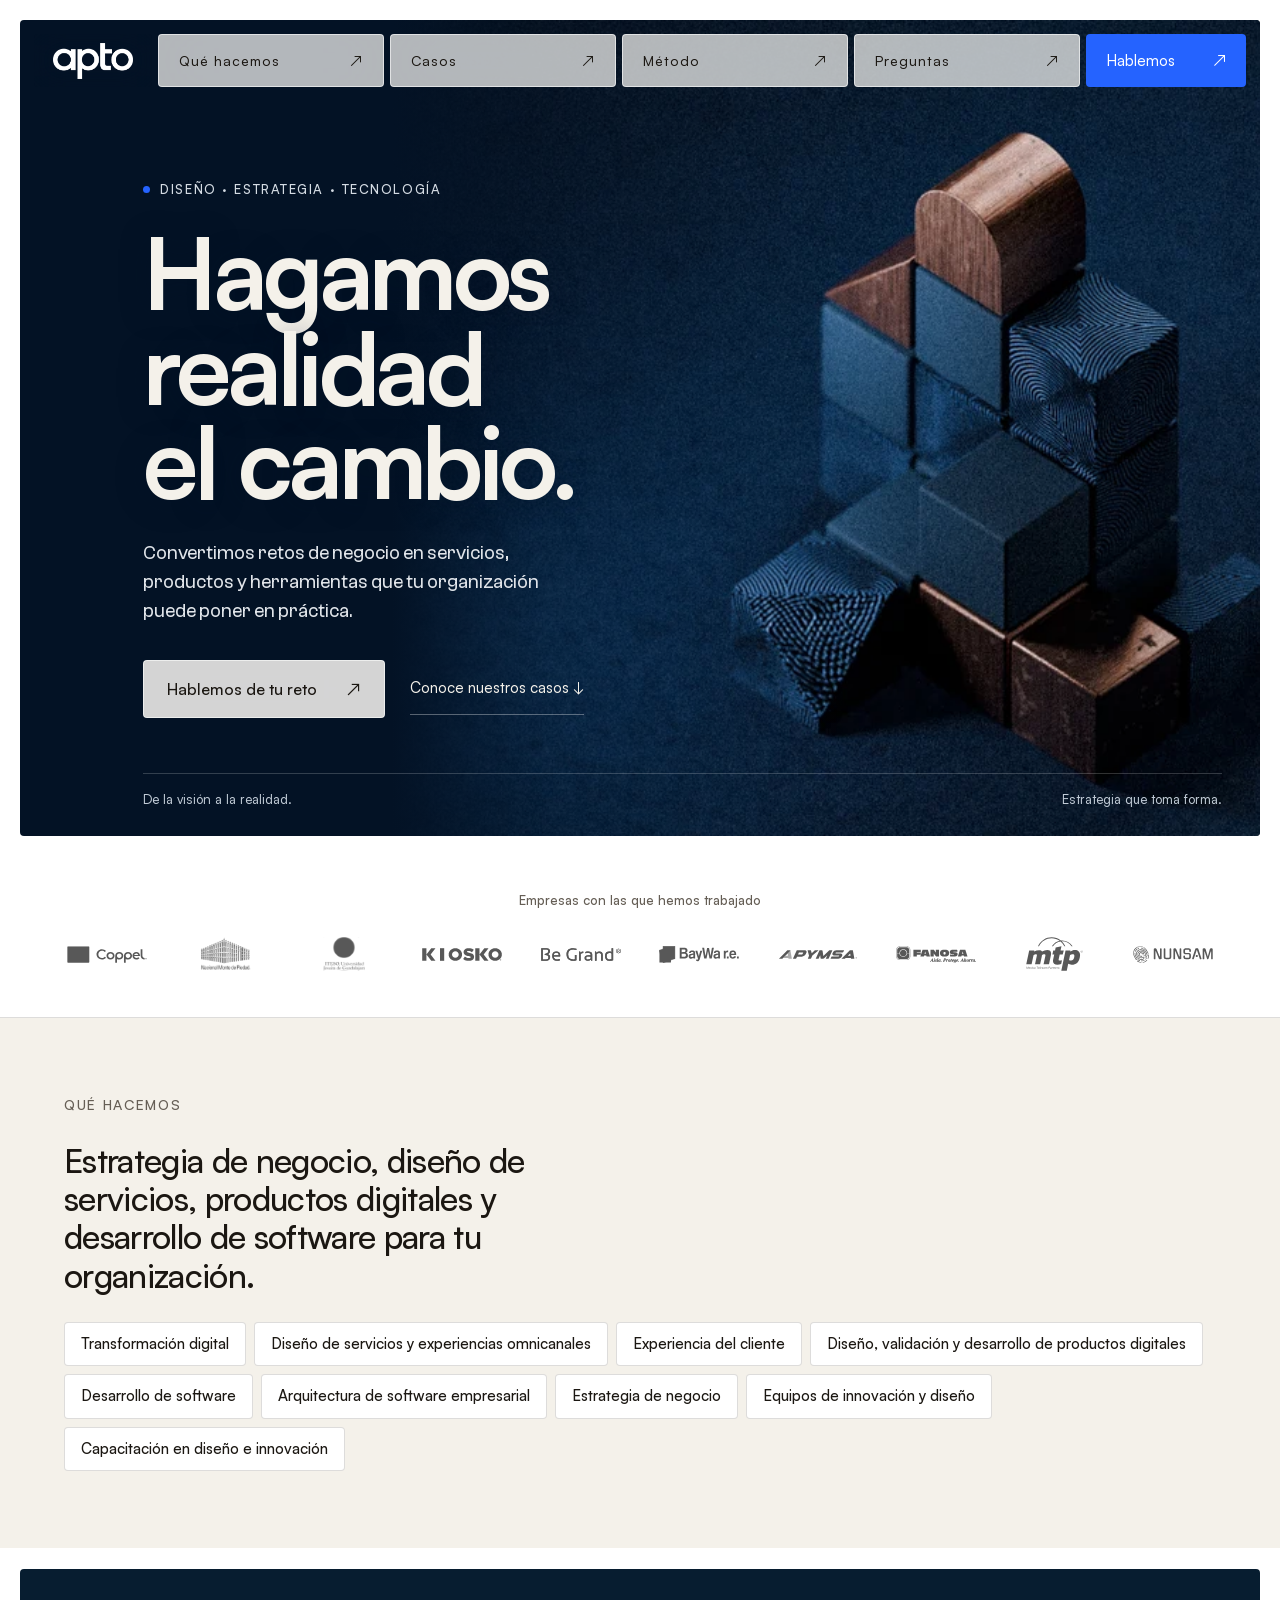
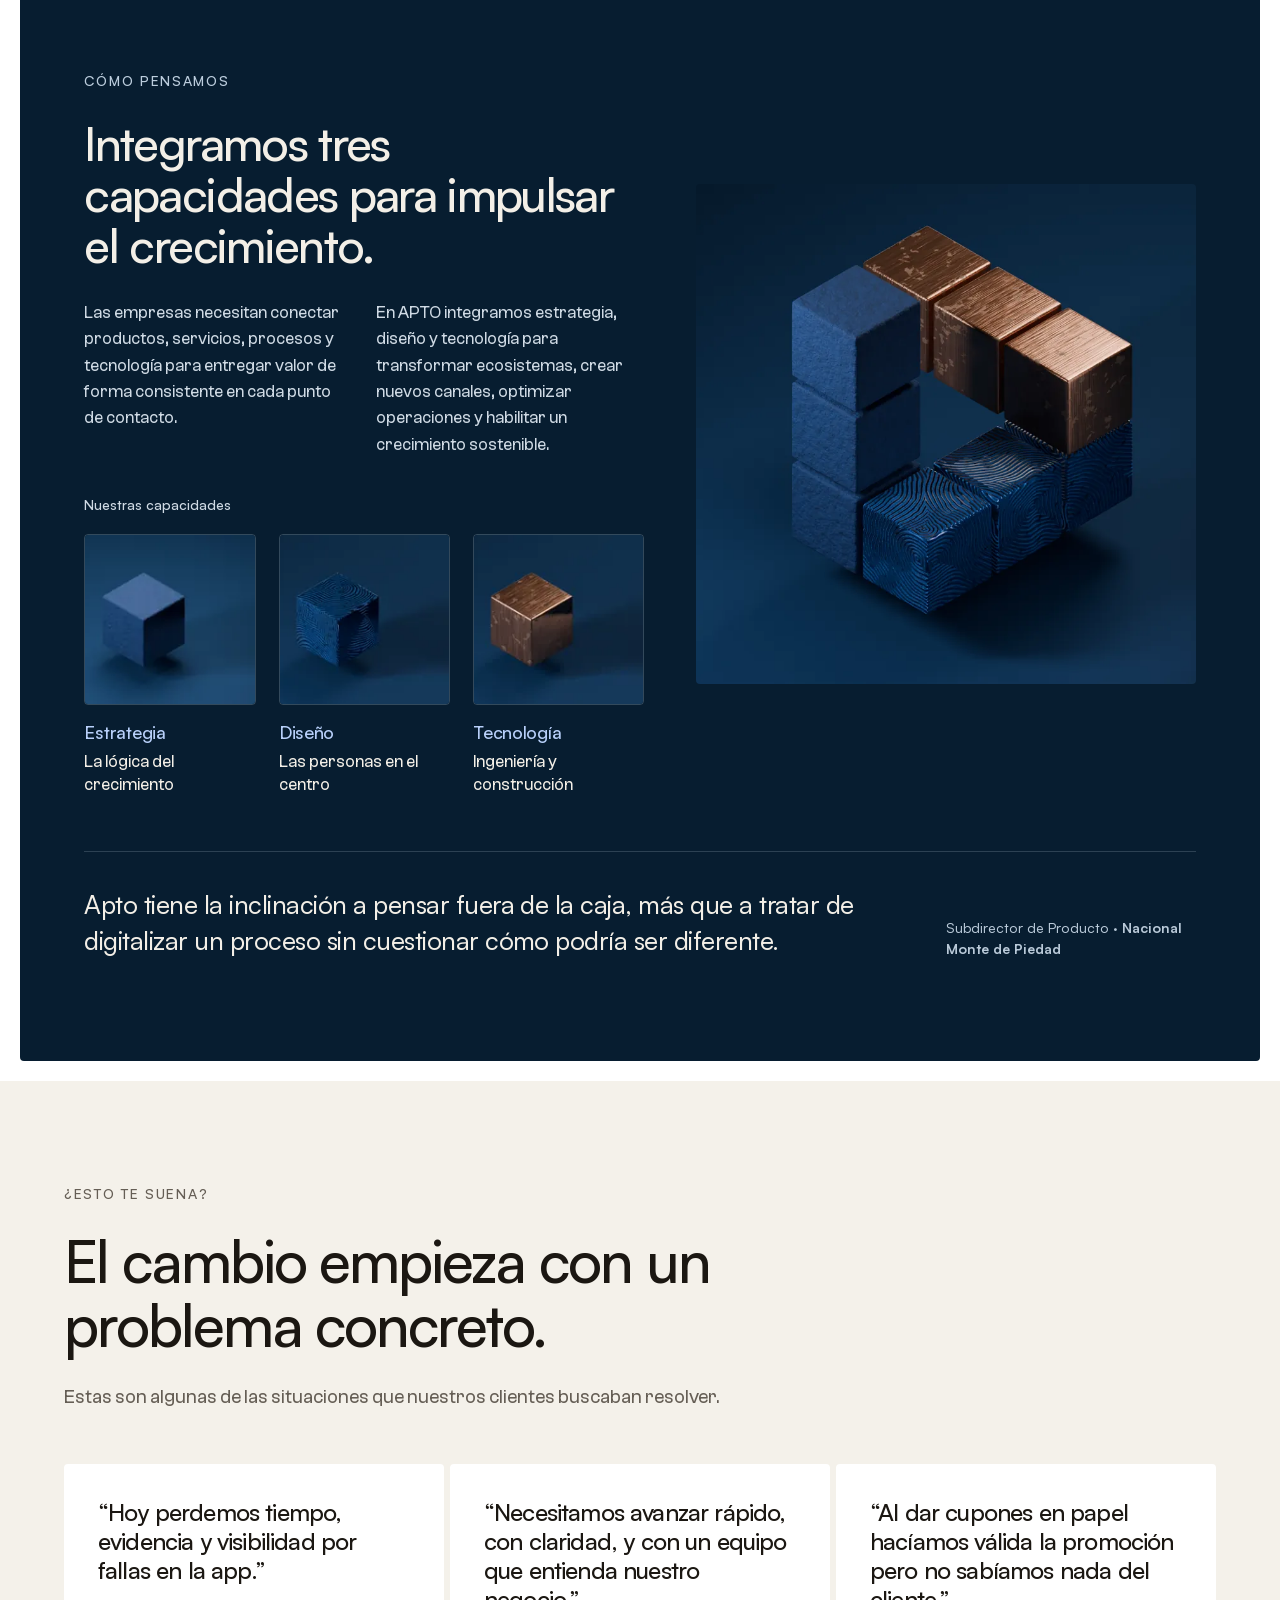
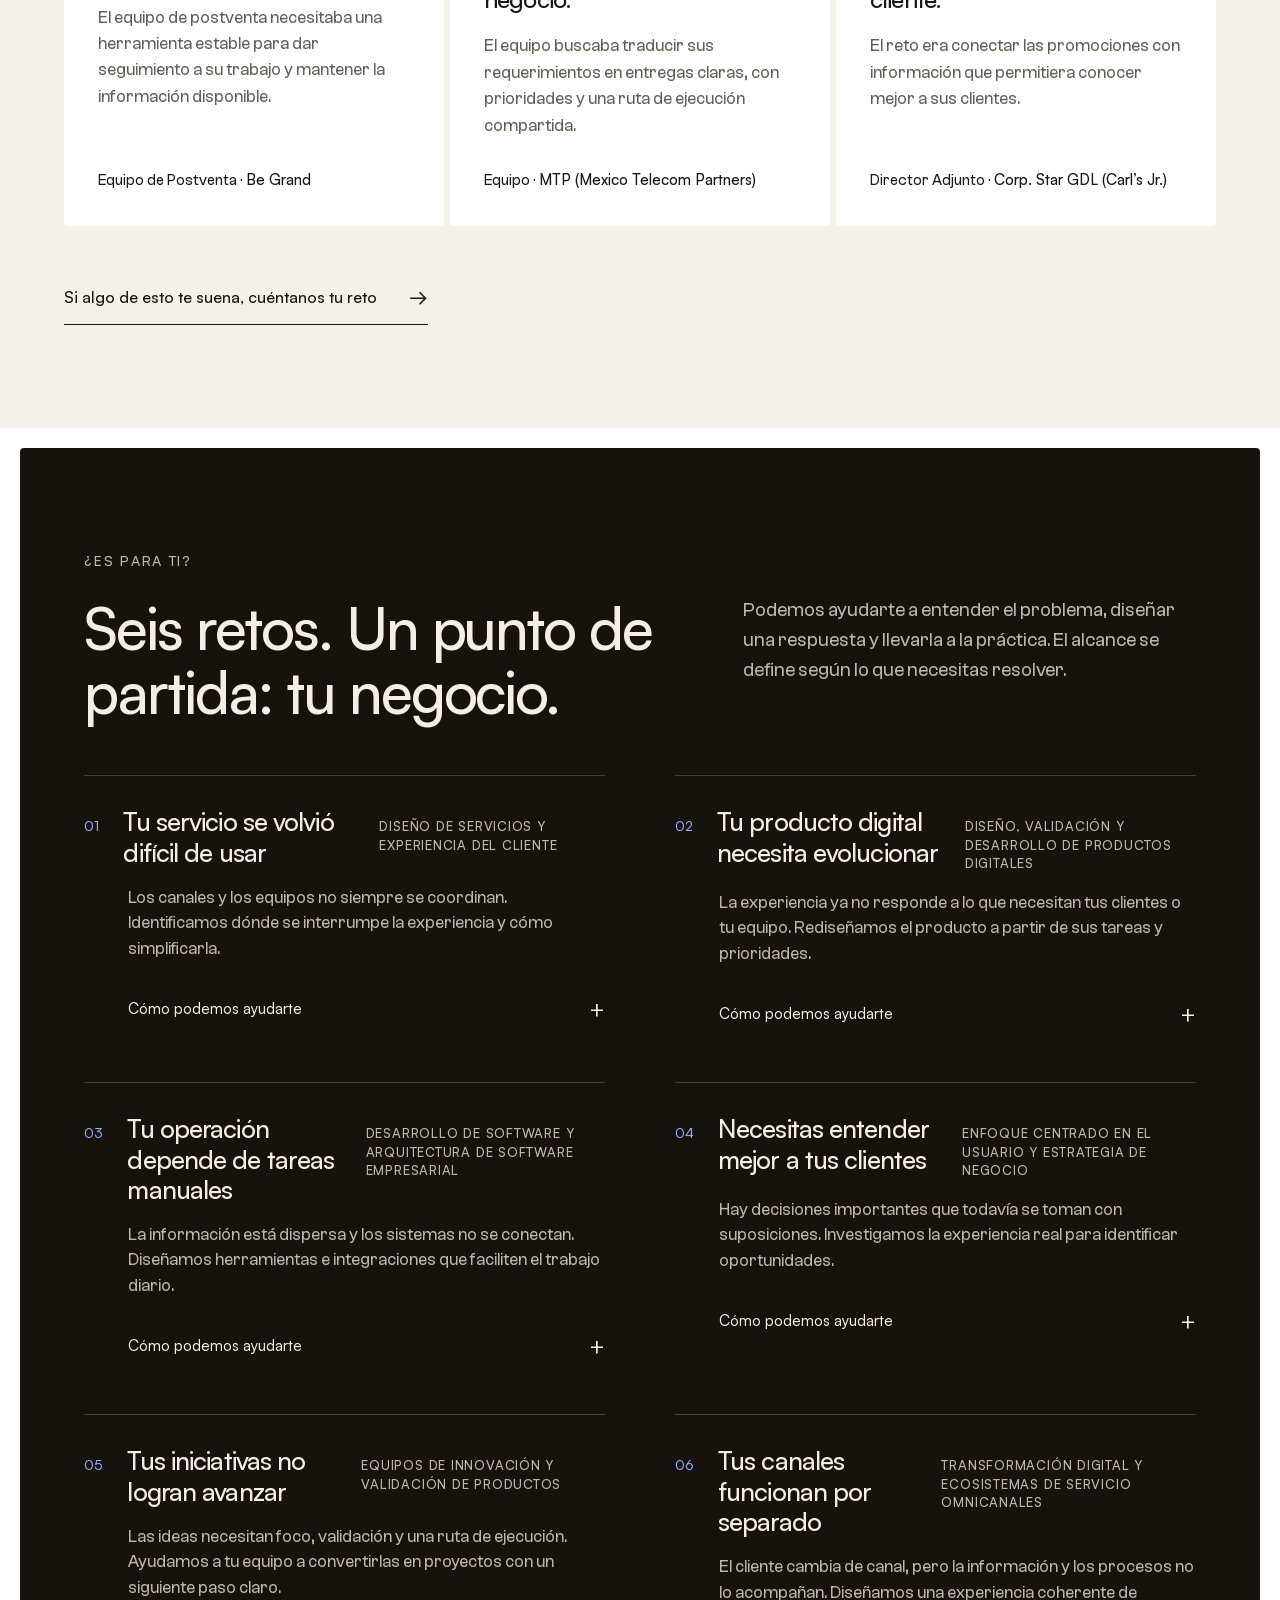
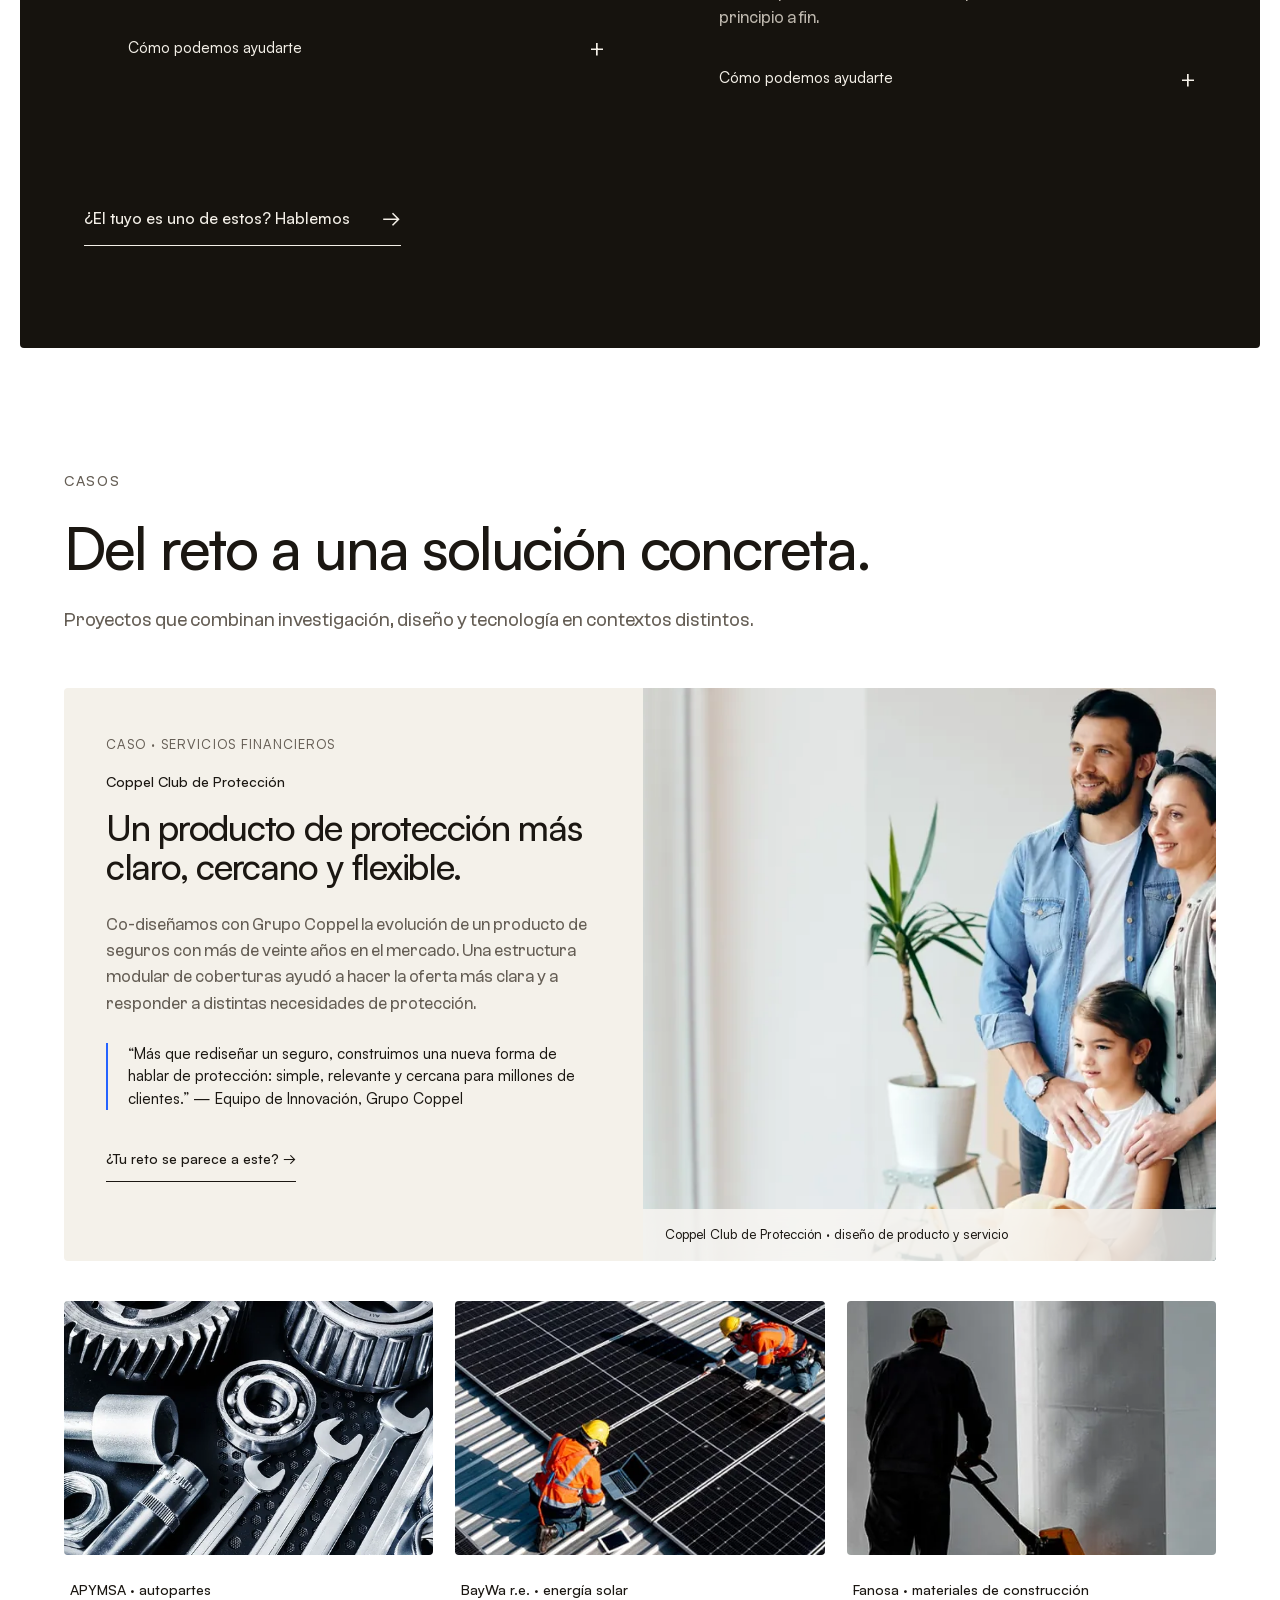
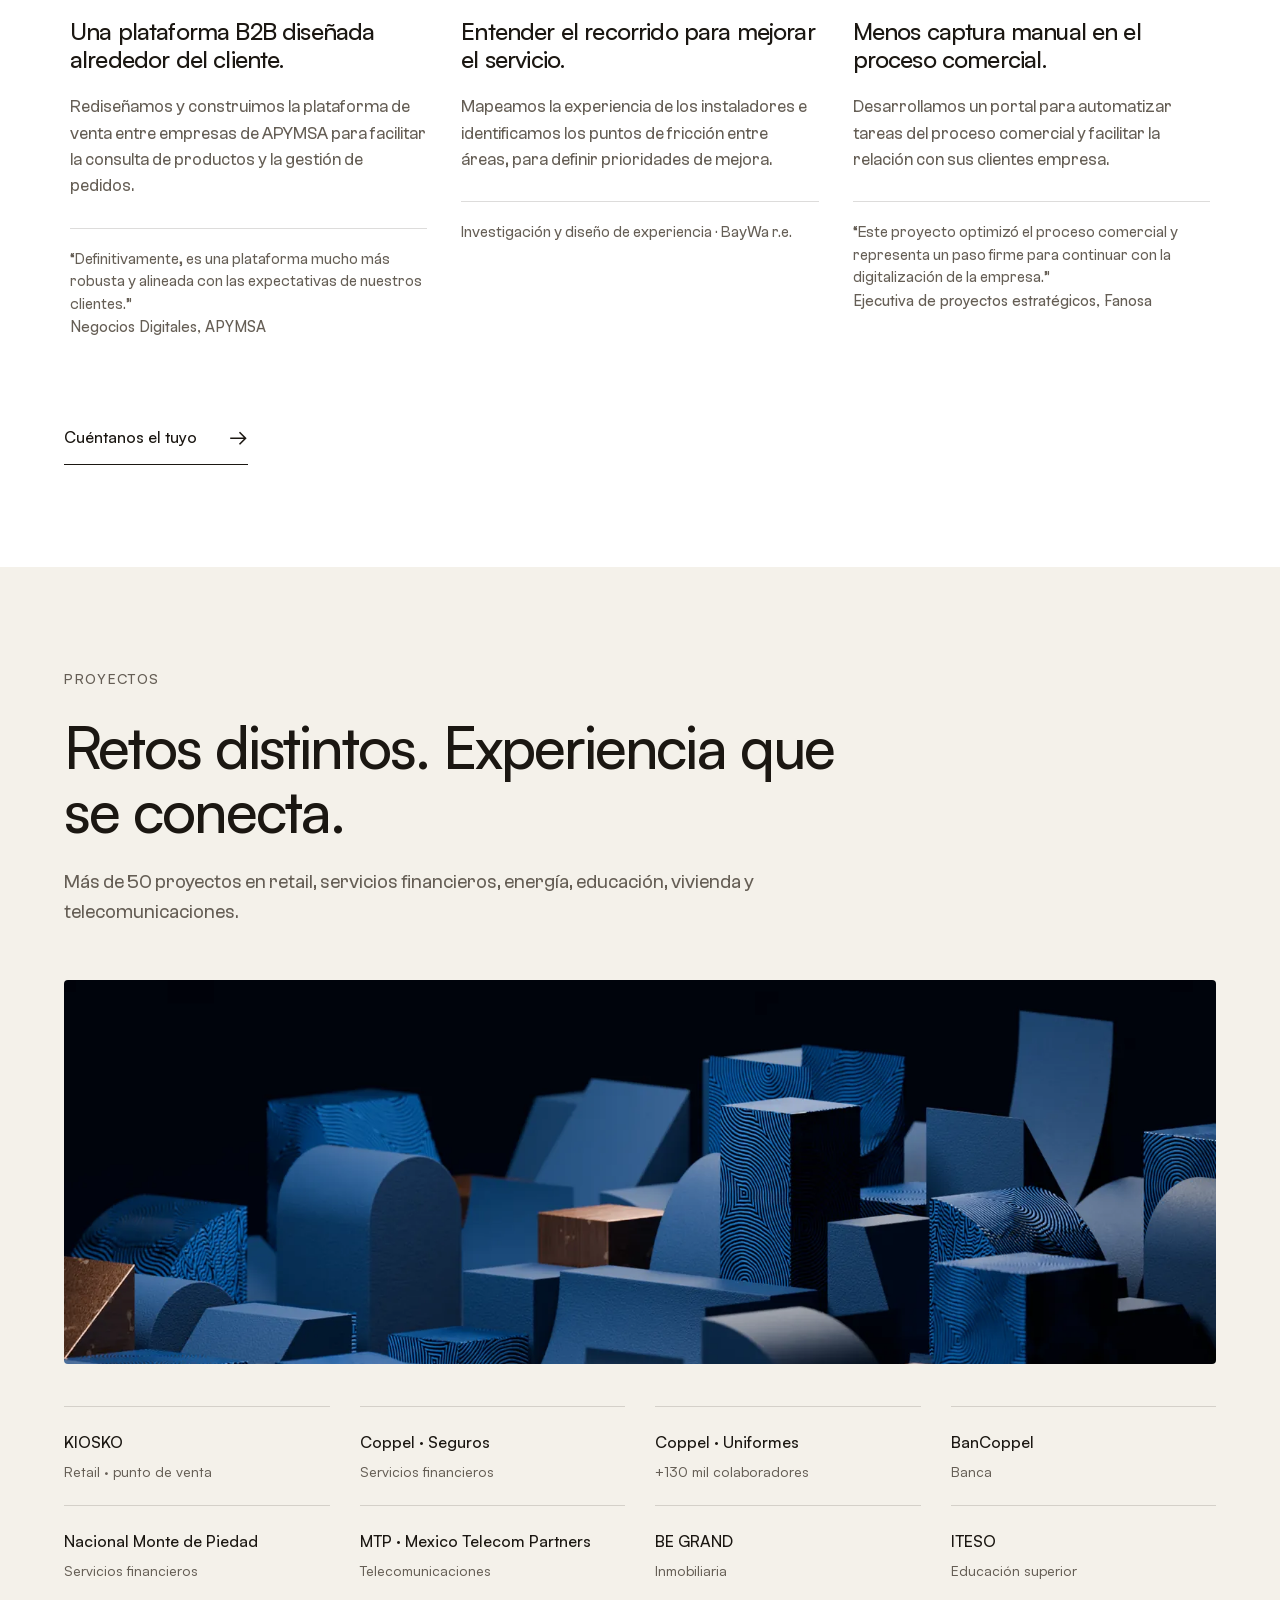
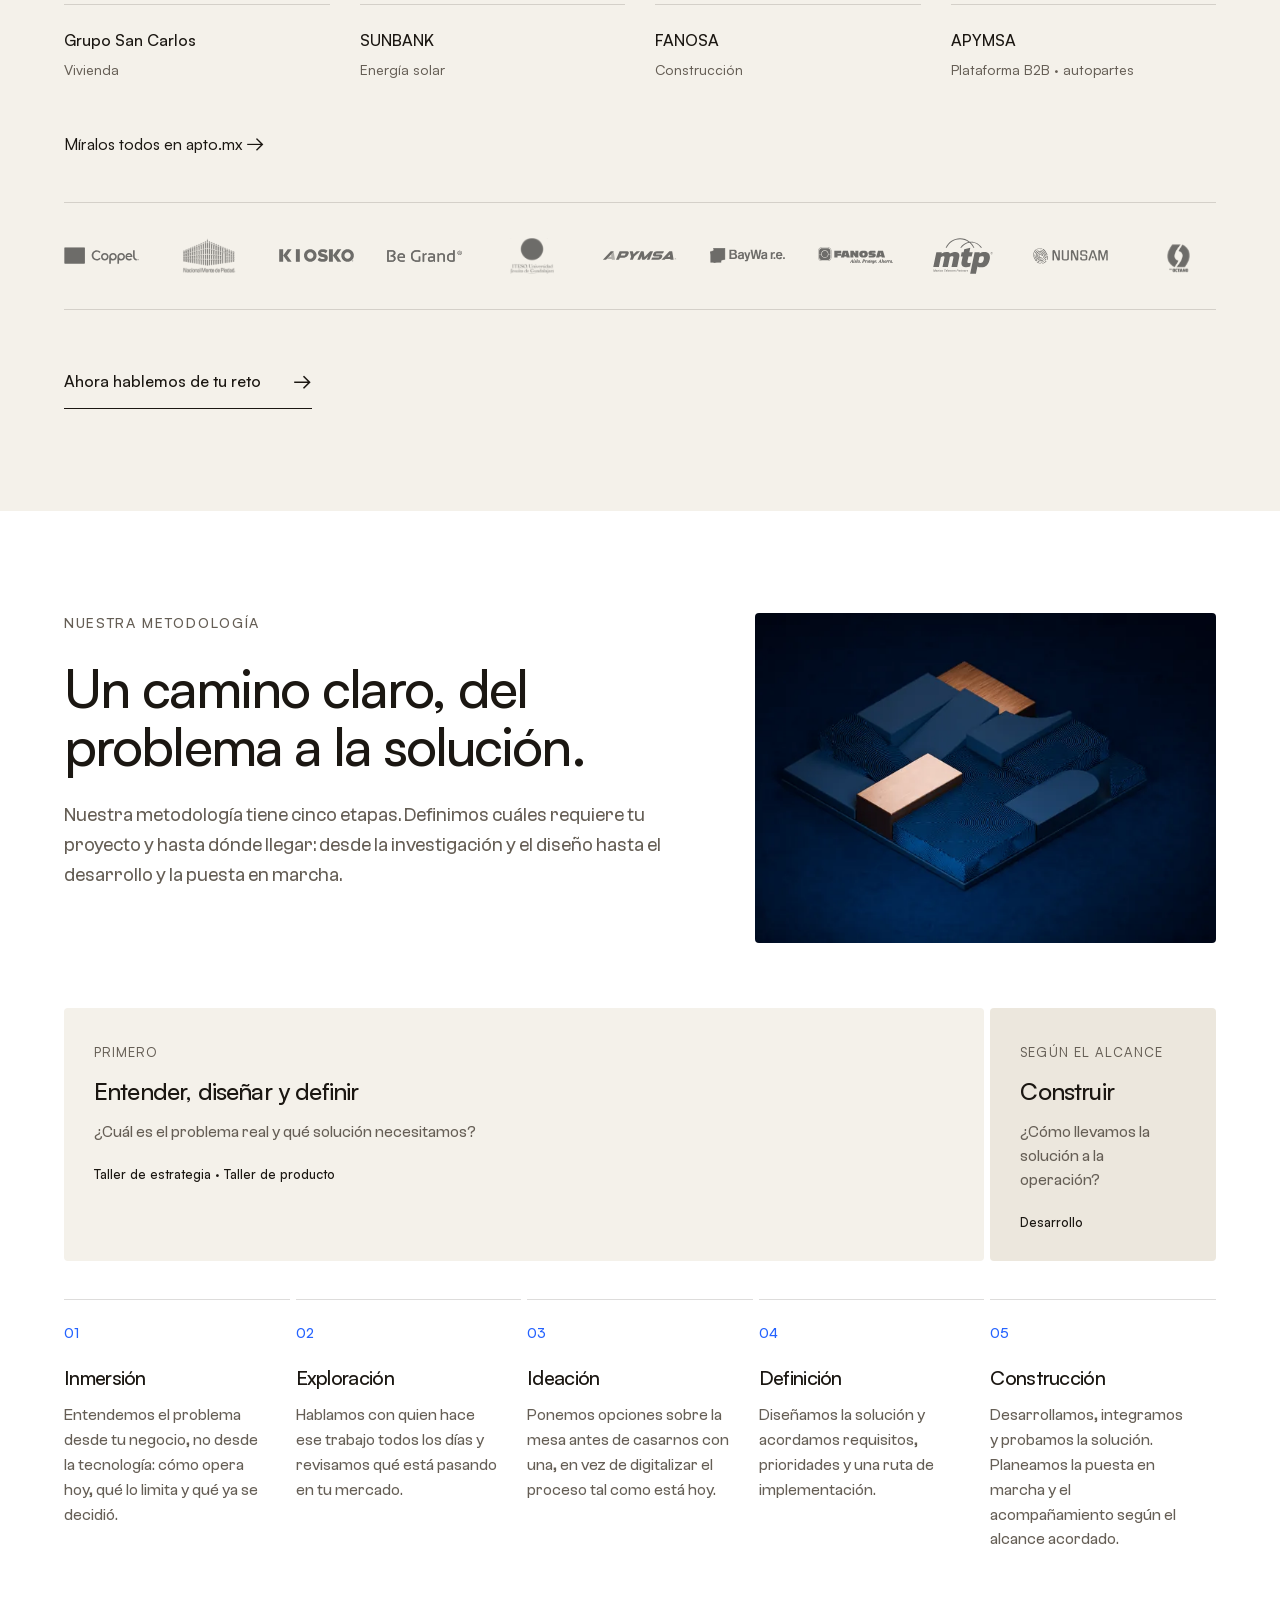
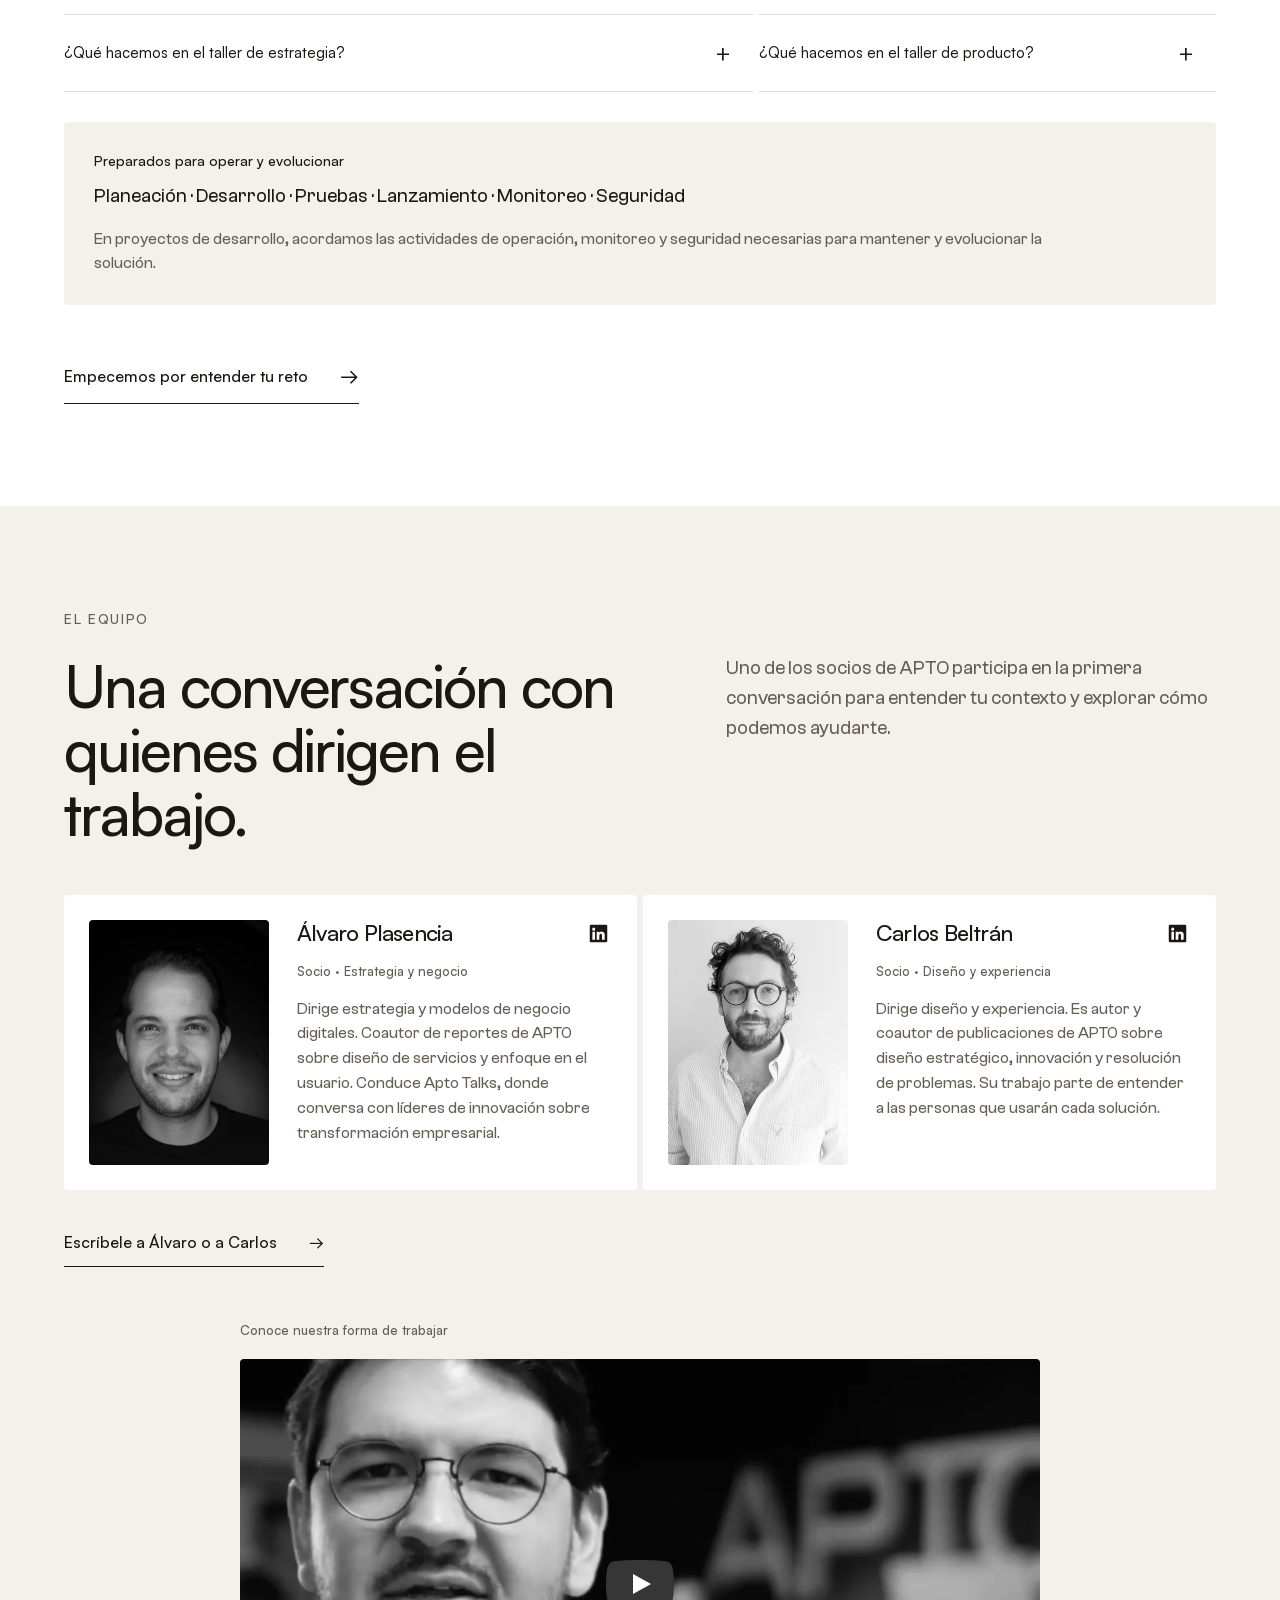
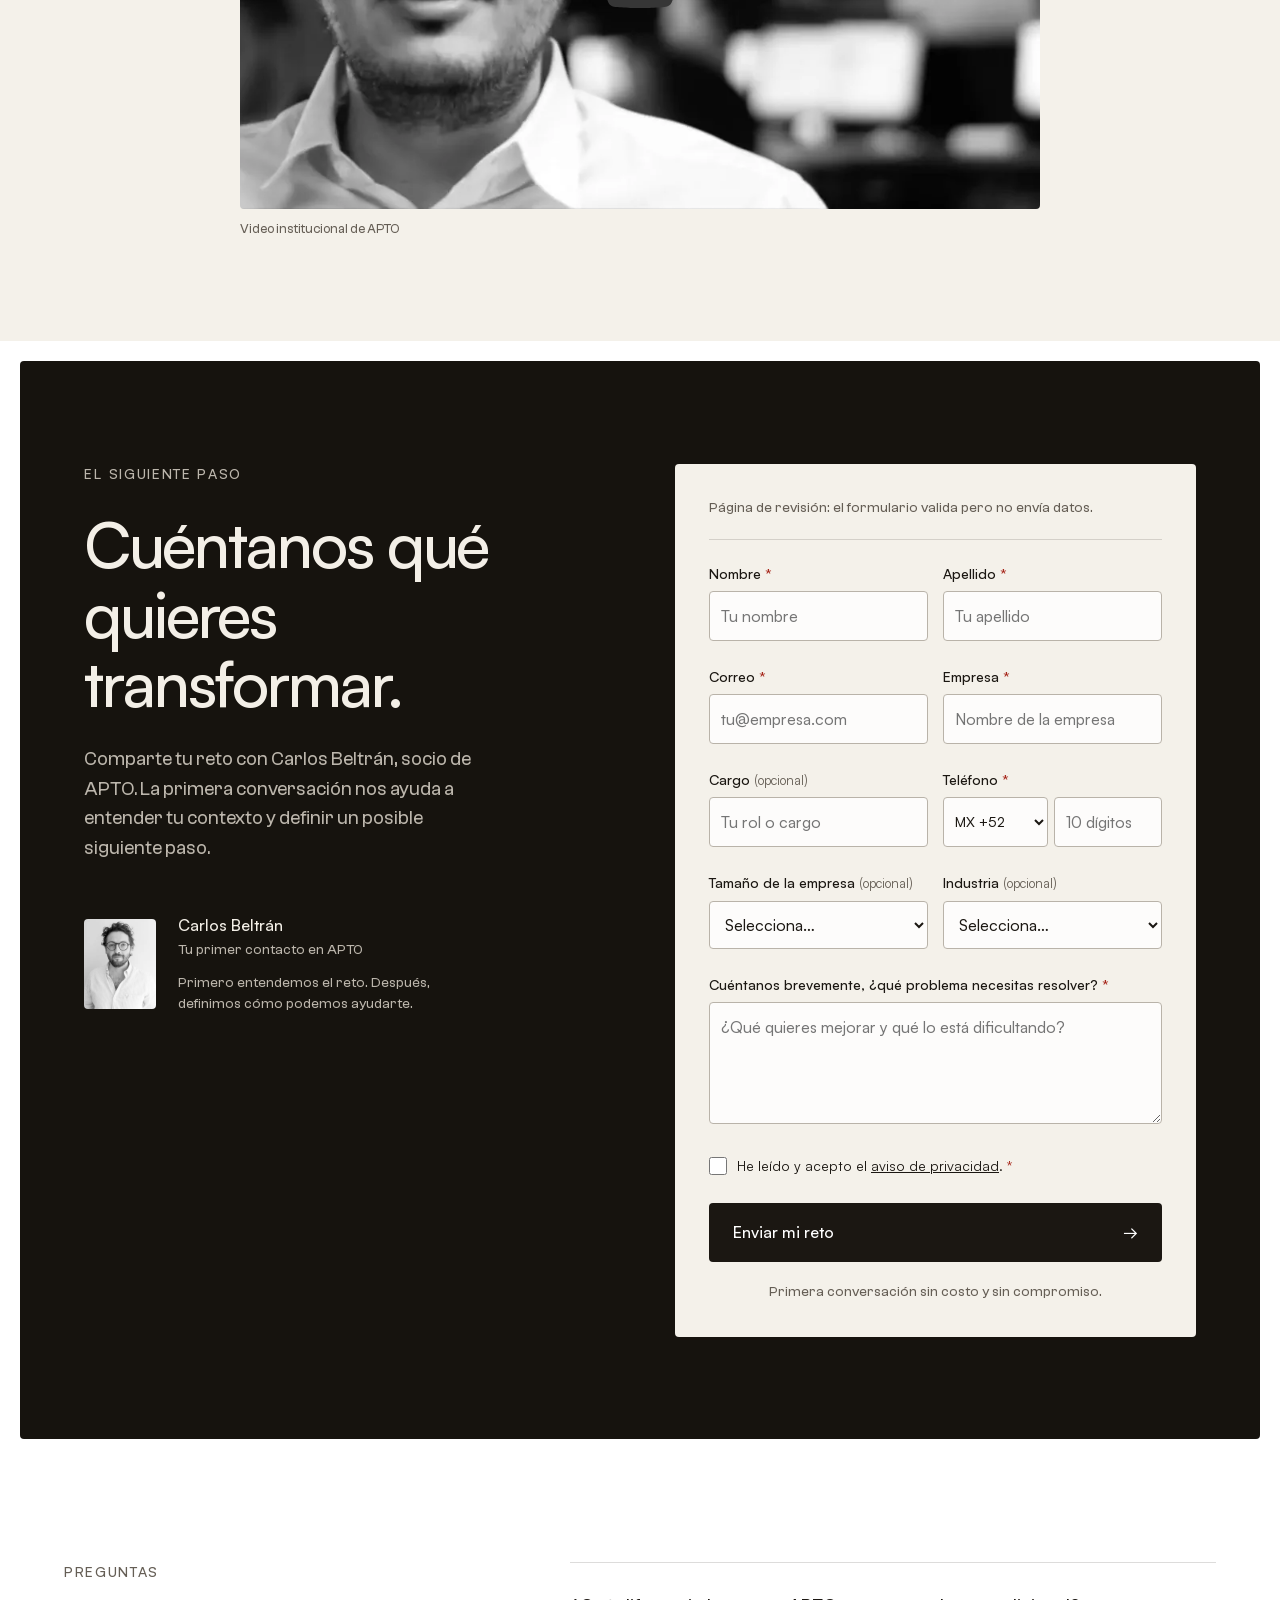
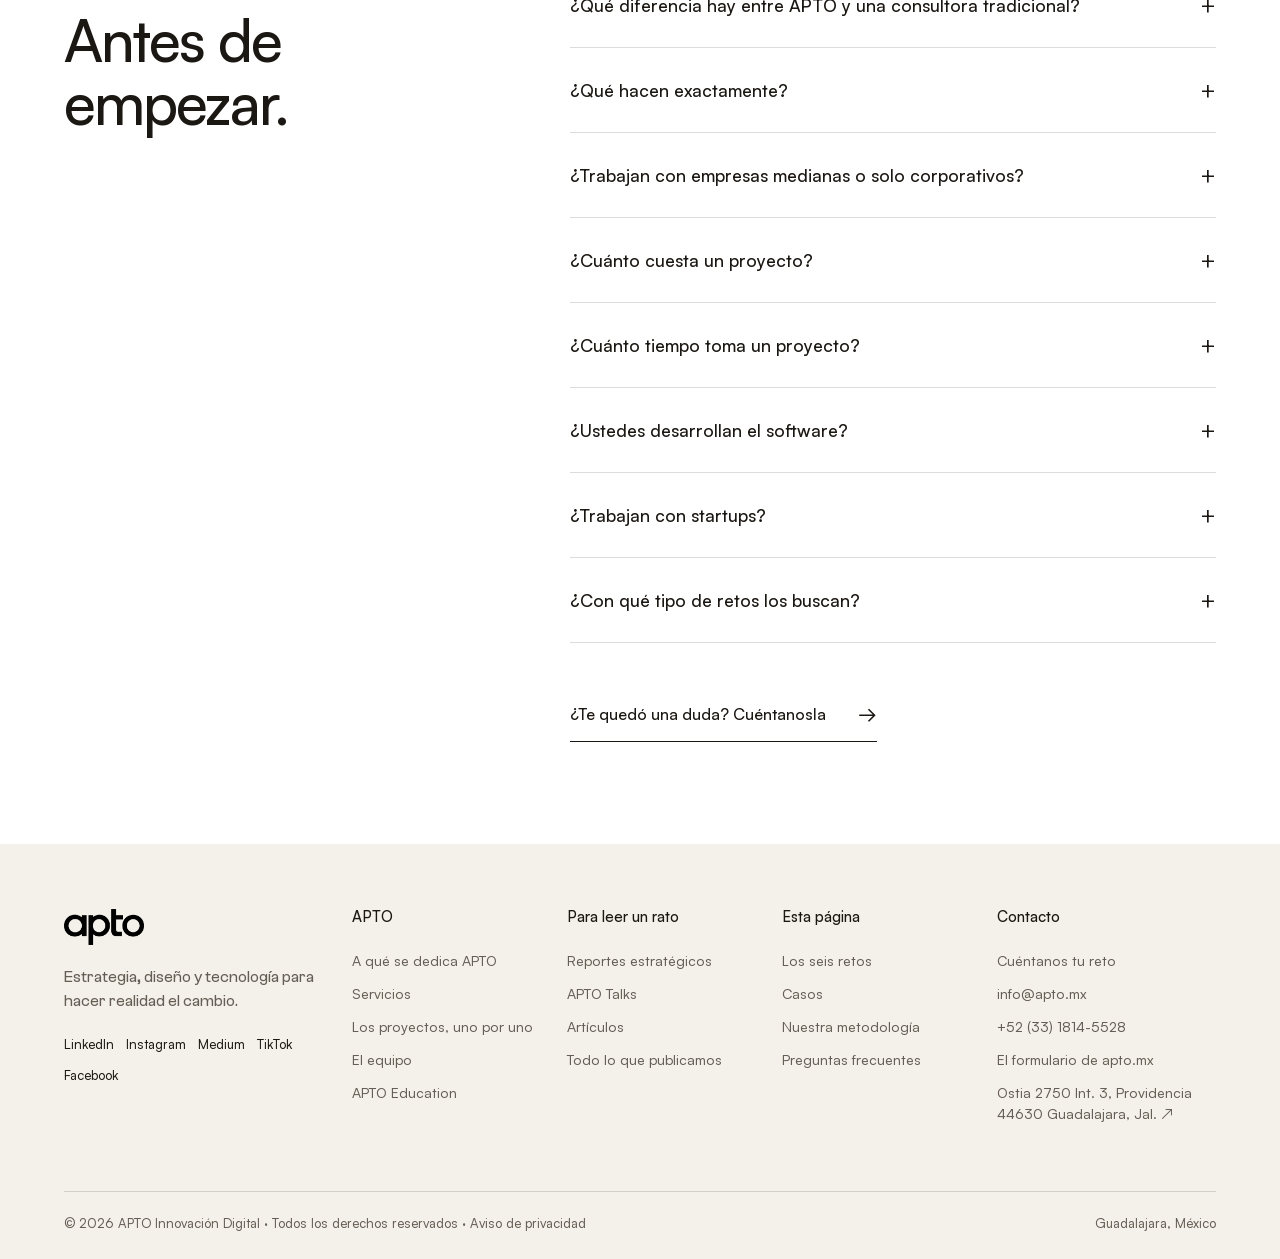
<file: apto/landing-v2-propuesta/index.html>
<!DOCTYPE html>

<html lang="es-MX"><head><meta charset="utf-8"/><meta name="viewport" content="width=device-width, initial-scale=1, viewport-fit=cover"><title>Hagamos realidad el cambio · Estrategia, diseño y tecnología · APTO</title><!-- PROPUESTA title opcion A --><meta name="description" content="Estrategia, diseño y tecnología en un mismo equipo. Convertimos retos de negocio en servicios, productos y herramientas que tu organización puede operar."><!-- PROPUESTA description --><meta content="#01122d" name="theme-color"/>
<meta name="author" content="APTO Innovación S.A.P.I. de C.V.">
<link rel="canonical" href="https://landing.apto.mx/"><!-- REVISION -->
<link rel="alternate" hreflang="es-MX" href="https://landing.apto.mx/">
<link rel="alternate" hreflang="x-default" href="https://landing.apto.mx/">
<meta property="og:type" content="website">
<meta property="og:url" content="https://landing.apto.mx/">
<meta property="og:locale" content="es_MX">
<meta property="og:site_name" content="APTO">
<meta property="og:image" content="https://landing.apto.mx/assets/og-image-apto-official.png"><!-- FASE 2: og image nueva 1200x630 con la ilustracion Norma -->
<meta property="og:image:secure_url" content="https://landing.apto.mx/assets/og-image-apto-official.png">
<meta property="og:image:type" content="image/png">
<meta property="og:image:width" content="1200">
<meta property="og:image:height" content="675">
<meta property="og:image:alt" content="APTO · Estrategia, diseño y tecnología">
<meta name="twitter:card" content="summary_large_image">
<meta name="twitter:title" content="APTO · Hagamos realidad el cambio">
<meta name="twitter:image" content="https://landing.apto.mx/assets/og-image-apto-official.png">
<link rel="apple-touch-icon" href="assets/favicon-official.png">
<link rel="preload" as="font" type="font/woff2" href="assets/fonts/ClashGrotesk-Variable.woff2" crossorigin>
<link rel="preload" as="image" type="image/webp" imagesrcset="assets/hero-elegido-640.webp 640w, assets/hero-elegido-1024.webp 1024w" imagesizes="(max-width: 780px) 100vw, 70vw" fetchpriority="high">
<!-- REVISION: sin GTM -->
<!-- REVISION: sin HubSpot -->
<meta name="robots" content="noindex, nofollow" data-staging="v2"><!-- CUTOVER: content="index, follow, max-image-preview:large, max-snippet:-1, max-video-preview:-1" --><link href="assets/favicon-official.png" rel="icon"/><link as="font" crossorigin="" href="assets/fonts/Satoshi-Variable.woff2" rel="preload" type="font/woff2"/><link href="styles.css?v=20260922a" rel="stylesheet"/><meta content="APTO · Hagamos realidad el cambio" property="og:title"/><meta content="Estrategia, diseño y tecnología para transformar retos de negocio en servicios, productos y herramientas que tu organización puede poner en práctica." property="og:description"/><script>/* Hero por intencion · subtitulo variable por grupo de anuncio (utm_content={adgroupid}) · frases revisadas por Alvaro */(function(){try{var m={"202648873834": "Transformación digital en tu empresa.", "202648873354": "Diseñamos y construimos el software de tu operación.", "202648873394": "Digitalizamos la operación de tu empresa.", "202648873434": "Diseñamos la experiencia de tus clientes.", "202648873114": "Estrategia de negocio que parte de tu cliente.", "202648873634": "Innovación que sale del papel en tu empresa.", "202648873154": "Diseñamos tu experiencia de servicio omnicanal.", "202648873874": "Armamos el equipo de innovación de tu empresa.", "202648873594": "Diseñamos y desarrollamos tu producto digital.", "202648873914": "Validamos y construimos tu producto digital.", "203507053092": "Transformación digital en tu empresa.", "198954015072": "Diseñamos y construimos el software de tu operación.", "198954016072": "Digitalizamos la operación de tu empresa.", "199042708752": "Diseñamos la experiencia de tus clientes.", "197062139406": "Estrategia de negocio que parte de tu cliente.", "199885822522": "Innovación que sale del papel en tu empresa.", "197070239423": "Diseñamos tu experiencia de servicio omnicanal.", "203507055532": "Armamos el equipo de innovación de tu empresa.", "199879292282": "Diseñamos y desarrollamos tu producto digital.", "204037436091": "Validamos y construimos tu producto digital."};var id=new URLSearchParams(location.search).get("utm_content");var v=id&&m[id];if(!v)return;document.documentElement.setAttribute("data-hero-variant",id);document.addEventListener("DOMContentLoaded",function(){var p=document.querySelector(".hero-sub");if(!p)return;p.textContent=v+" "+p.textContent;});}catch(e){}})();</script>
<script type="application/ld+json">{"@context": "https://schema.org", "@type": "ProfessionalService", "@id": "https://apto.mx/#organization", "name": "APTO", "legalName": "APTO Innovación S.A.P.I. de C.V.", "url": "https://apto.mx", "logo": "https://landing.apto.mx/assets/apto-logo.png", "image": "https://landing.apto.mx/assets/og-image-apto-official.png", "description": "Estrategia, diseño y tecnología. Convertimos retos de negocio en servicios, productos y herramientas que tu organización puede poner en práctica.", "slogan": "Hagamos realidad el cambio.", "email": "info@apto.mx", "telephone": "+52-33-1814-5528", "priceRange": "$$$", "areaServed": {"@type": "Country", "name": "México"}, "address": {"@type": "PostalAddress", "addressLocality": "Guadalajara", "addressRegion": "JAL", "addressCountry": "MX", "streetAddress": "Ostia 2750 Int. 3, Providencia", "postalCode": "44630"}, "contactPoint": [{"@type": "ContactPoint", "telephone": "+52-33-1814-5528", "contactType": "sales", "email": "info@apto.mx", "areaServed": "MX", "availableLanguage": ["Spanish", "English"]}], "sameAs": ["https://www.linkedin.com/company/apto-innovacion/", "https://www.instagram.com/apto.innovation/", "https://www.facebook.com/apto.innovation/", "https://medium.com/apto-magazine", "https://www.tiktok.com/@apto.innovation"]}</script>
<script type="application/ld+json">{"@context": "https://schema.org", "@type": "FAQPage", "mainEntity": [{"@type": "Question", "name": "¿Qué diferencia hay entre APTO y una consultora tradicional?", "acceptedAnswer": {"@type": "Answer", "text": "Integramos estrategia, diseño y tecnología para conectar la definición del problema con su implementación. Podemos participar en una etapa específica o acompañar un proceso más amplio, según el alcance acordado."}}, {"@type": "Question", "name": "¿Qué hacen exactamente?", "acceptedAnswer": {"@type": "Answer", "text": "Investigamos necesidades, diseñamos servicios y productos, validamos soluciones y desarrollamos herramientas digitales. Combinamos estas capacidades según el reto de cada organización."}}, {"@type": "Question", "name": "¿Trabajan con empresas medianas o solo corporativos?", "acceptedAnswer": {"@type": "Answer", "text": "Trabajamos con empresas de distintos tamaños. Lo importante es entender el problema, los objetivos, la capacidad del equipo y los recursos disponibles."}}, {"@type": "Question", "name": "¿Cuánto cuesta un proyecto?", "acceptedAnswer": {"@type": "Answer", "text": "El costo depende del alcance, las entregas y la complejidad del proyecto. Después de entender tu contexto, preparamos una propuesta con actividades, tiempos e inversión."}}, {"@type": "Question", "name": "¿Cuánto tiempo toma un proyecto?", "acceptedAnswer": {"@type": "Answer", "text": "La duración depende de las etapas y entregas acordadas, las integraciones y la disponibilidad de los equipos. Definimos un calendario al preparar la propuesta."}}, {"@type": "Question", "name": "¿Ustedes desarrollan el software?", "acceptedAnswer": {"@type": "Answer", "text": "Contamos con capacidades de arquitectura, desarrollo, pruebas y puesta en marcha. En la propuesta definimos qué construirá APTO, qué corresponde a tu equipo y qué dependencias existen."}}, {"@type": "Question", "name": "¿Trabajan con startups?", "acceptedAnswer": {"@type": "Answer", "text": "Sí. Evaluamos cada iniciativa según el problema que busca resolver, su etapa de validación y los recursos disponibles."}}, {"@type": "Question", "name": "¿Con qué tipo de retos los buscan?", "acceptedAnswer": {"@type": "Answer", "text": "Mejorar servicios, evolucionar productos digitales, simplificar operaciones, entender a los clientes, impulsar iniciativas de innovación y conectar canales. Podemos empezar por definir el problema contigo."}}]}</script>
</head><body>
<a class="skip-link" href="#main">Saltar al contenido</a><a class="skip-link" href="#cta-form" data-track="skip_link_form_click">Saltar al formulario de contacto</a><header class="site-head"><a aria-label="APTO, inicio" class="logo-mod" href="#hero" data-track="nav_logo_click"><img class="logo-mark" src="assets/apto-logo.png" alt="" width="81" height="36" decoding="sync"/></a><nav aria-label="Navegación principal" class="menu-bar"><a href="#productos" data-track="nav_link_click" data-nav-link="productos">Qué hacemos <span aria-hidden="true">↗</span></a><a href="#casos" data-track="nav_link_click" data-nav-link="casos">Casos <span aria-hidden="true">↗</span></a><a href="#metodo" data-track="nav_link_click" data-nav-link="metodo">Método <span aria-hidden="true">↗</span></a><a href="#faq" data-track="nav_link_click" data-nav-link="faq">Preguntas <span aria-hidden="true">↗</span></a></nav><a class="btn-head" href="#cta-form" data-track="nav_cta_click">Hablemos <span aria-hidden="true">↗</span></a><button aria-controls="mobile-nav" aria-expanded="false" class="menu-toggle" type="button">Menú <span aria-hidden="true">+</span></button><nav aria-label="Navegación móvil" hidden="" id="mobile-nav"><a href="#productos" data-track="nav_mobile_link_click" data-nav-link="productos" data-mobile-menu-close>Qué hacemos</a><a href="#casos" data-track="nav_mobile_link_click" data-nav-link="casos" data-mobile-menu-close>Casos</a><a href="#metodo" data-track="nav_mobile_link_click" data-nav-link="metodo" data-mobile-menu-close>Método</a><a href="#faq" data-track="nav_mobile_link_click" data-nav-link="faq" data-mobile-menu-close>Preguntas</a><a href="#cta-form" data-track="nav_mobile_menu_cta_click" data-mobile-menu-close>Hablemos de tu reto</a></nav></header><main id="main">
<section class="hero" id="hero"><div class="hero-art"><img alt="Torres de bloques de azul mineral con texturas y remate de cobre, universo visual APTO" decoding="async" fetchpriority="high" height="576" sizes="(max-width: 780px) 100vw, 70vw" src="assets/hero-elegido-1024.webp" srcset="assets/hero-elegido-640.webp 640w, assets/hero-elegido-1024.webp 1024w" width="1024"/></div>
<div class="hero-content"><p class="eyebrow"><span class="gdot"></span>Diseño · Estrategia · Tecnología</p><h1>Hagamos<br/>realidad<br/>el cambio.</h1><p class="hero-sub">Convertimos retos de negocio en servicios, productos y herramientas que tu organización puede poner en práctica.</p><div class="hero-actions"><a class="btn btn-glass" href="#cta-form" data-track="hero_cta_click">Hablemos de tu reto <span aria-hidden="true">↗</span></a><a class="hero-case-link" href="#casos" data-track="hero_secondary_click">Conoce nuestros casos <span aria-hidden="true">↓</span></a></div></div><div class="hero-bottom"><span>De la visión a la realidad.</span><span>Estrategia que toma forma.</span></div></section><div class="client-proof">
<p class="hero__proof-label">Empresas con las que hemos trabajado</p>
<ul class="client-logos">
<li><img alt="Coppel" decoding="async" loading="lazy" src="assets/logos/clientes/coppel.svg"/></li>
<li><img alt="Nacional Monte de Piedad" decoding="async" loading="lazy" src="assets/logos/clientes/nmdp.svg"/></li>
<li><img alt="ITESO" decoding="async" loading="lazy" src="assets/logos/clientes/iteso.svg"/></li>
<li><img alt="KIOSKO" decoding="async" loading="lazy" src="assets/logos/clientes/kiosko.svg"/></li>
<li><img alt="Be Grand" decoding="async" loading="lazy" src="assets/logos/clientes/bregrand.svg"/></li>
<li><img alt="BayWa r.e." decoding="async" loading="lazy" src="assets/logos/clientes/bayware.svg"/></li>
<li><img alt="APYMSA" decoding="async" loading="lazy" src="assets/logos/clientes/apymsa.svg"/></li>
<li><img alt="Fanosa" decoding="async" loading="lazy" src="assets/logos/clientes/fanosa.svg"/></li>
<li><img alt="MTP · Mexico Telecom Partners" decoding="async" loading="lazy" src="assets/logos/clientes/mtp.svg"/></li>
<li><img alt="Nunsam" decoding="async" loading="lazy" src="assets/logos/clientes/nunsam.svg"/></li>
</ul>
</div>

<!-- PROPUESTA 22-sep · bloque "Qué hacemos" con servicios publicados en apto.mx · pendiente de aprobación APTO -->
<section class="servicios" id="servicios" aria-labelledby="servicios-title">
<div class="container">
<p class="eyebrow">Qué hacemos</p>
<h2 id="servicios-title" class="servicios__title">Estrategia de negocio, diseño de servicios, productos digitales y desarrollo de software para tu organización.</h2>
<ul class="servicios__list"><li><a href="#productos" data-track="servicio_chip_click" data-item="Transformación digital">Transformación digital</a></li><li><a href="#productos" data-track="servicio_chip_click" data-item="Diseño de servicios y experiencias omnicanales">Diseño de servicios y experiencias omnicanales</a></li><li><a href="#productos" data-track="servicio_chip_click" data-item="Experiencia del cliente">Experiencia del cliente</a></li><li><a href="#productos" data-track="servicio_chip_click" data-item="Diseño, validación y desarrollo de productos digitales">Diseño, validación y desarrollo de productos digitales</a></li><li><a href="#productos" data-track="servicio_chip_click" data-item="Desarrollo de software">Desarrollo de software</a></li><li><a href="#productos" data-track="servicio_chip_click" data-item="Arquitectura de software empresarial">Arquitectura de software empresarial</a></li><li><a href="#categoria" data-track="servicio_chip_click" data-item="Estrategia de negocio">Estrategia de negocio</a></li><li><a href="#productos" data-track="servicio_chip_click" data-item="Equipos de innovación y diseño">Equipos de innovación y diseño</a></li><li><a href="#metodo" data-track="servicio_chip_click" data-item="Capacitación en diseño e innovación">Capacitación en diseño e innovación</a></li></ul>
</div>
</section>
<!-- /PROPUESTA -->
<section class="categoria categoria--capacidades" id="categoria" aria-labelledby="capacidades-title">
<div class="container">
<div class="thinking-layout">
<header class="thinking-copy">
<p class="eyebrow">Cómo pensamos</p>
<h2 id="capacidades-title">Integramos tres capacidades para impulsar el crecimiento.</h2>
<div class="thinking-context">
<p>Las empresas necesitan conectar productos, servicios, procesos y tecnología para entregar valor de forma consistente en cada punto de contacto.</p>
<p>En APTO integramos estrategia, diseño y tecnología para transformar ecosistemas, crear nuevos canales, optimizar operaciones y habilitar un crecimiento sostenible.</p>
</div>
</header>
<figure class="thinking-assembly">
<img src="assets/capacidades-integradas-1400.webp" srcset="assets/capacidades-integradas-800.webp 800w, assets/capacidades-integradas-1400.webp 1400w" sizes="(max-width: 620px) 170vw, (max-width: 1000px) 80vw, 85vw" width="1400" height="788" alt="Un mismo ensamble integra los bloques de estrategia en azul liso, diseño en azul texturado y tecnología en cobre." loading="lazy" decoding="async"/>
</figure>
<div class="thinking-capabilities">
<p class="capabilities-label">Nuestras capacidades</p>
<div class="capabilities-grid">
<article class="capability">
<img src="assets/capacidad-estrategia-640.webp" srcset="assets/capacidad-estrategia-320.webp 320w, assets/capacidad-estrategia-640.webp 640w" sizes="(max-width: 620px) 160px, (max-width: 1000px) 50vw, 24vw" width="640" height="360" alt="Cubo azul liso" loading="lazy" decoding="async"/>
<h3>Estrategia</h3>
<p>La lógica del crecimiento</p>
</article>
<article class="capability">
<img src="assets/capacidad-diseno-640.webp" srcset="assets/capacidad-diseno-320.webp 320w, assets/capacidad-diseno-640.webp 640w" sizes="(max-width: 620px) 160px, (max-width: 1000px) 50vw, 24vw" width="640" height="360" alt="Cubo azul con relieve de líneas curvas" loading="lazy" decoding="async"/>
<h3>Diseño</h3>
<p>Las personas en el centro</p>
</article>
<article class="capability">
<img src="assets/capacidad-tecnologia-640.webp" srcset="assets/capacidad-tecnologia-320.webp 320w, assets/capacidad-tecnologia-640.webp 640w" sizes="(max-width: 620px) 160px, (max-width: 1000px) 50vw, 24vw" width="640" height="360" alt="Cubo de cobre" loading="lazy" decoding="async"/>
<h3>Tecnología</h3>
<p>Ingeniería y construcción</p>
</article>
</div>
</div>
</div>
<figure class="cita-diferencial">
<blockquote>Apto tiene la inclinación a pensar fuera de la caja, más que a tratar de digitalizar un proceso sin cuestionar cómo podría ser diferente.</blockquote>
<figcaption>Subdirector de Producto · <strong>Nacional Monte de Piedad</strong></figcaption>
</figure>
</div>
</section>
<section class="section" id="problema">
<div class="container">
<header class="section__header">
<p class="eyebrow">¿Esto te suena?</p>
<h2>El cambio empieza con un problema concreto.</h2>
<p class="lead">Estas son algunas de las situaciones que nuestros clientes buscaban resolver.</p>
</header>
<div class="cards-3">
<article class="card">
<h3 class="card__title">“Hoy perdemos tiempo, evidencia y visibilidad por fallas en la app.”</h3>
<p class="card__body">El equipo de postventa necesitaba una herramienta estable para dar seguimiento a su trabajo y mantener la información disponible.</p>
<p class="card__attrib">Equipo de Postventa · <strong>Be Grand</strong></p>
</article>
<article class="card">
<h3 class="card__title">“Necesitamos avanzar rápido, con claridad, y con un equipo que entienda nuestro negocio.”</h3>
<p class="card__body">El equipo buscaba traducir sus requerimientos en entregas claras, con prioridades y una ruta de ejecución compartida.</p>
<p class="card__attrib">Equipo · <strong>MTP (Mexico Telecom Partners)</strong></p>
</article>
<article class="card">
<h3 class="card__title">“Al dar cupones en papel hacíamos válida la promoción pero no sabíamos nada del cliente.”</h3>
<p class="card__body">El reto era conectar las promociones con información que permitiera conocer mejor a sus clientes.</p>
<p class="card__attrib">Director Adjunto · <strong>Corp. Star GDL (Carl’s Jr.)</strong></p>
</article>
</div>
<div class="section-cta">
<a class="section-cta__link" href="#cta-form" data-track="problema_cta_click">Si algo de esto te suena, cuéntanos tu reto <span aria-hidden="true" class="arr">→</span></a>
</div>
</div>
</section>
<section class="section section--navy" id="productos">
<div class="container">
<header class="section__header">
<p class="eyebrow">¿Es para ti?</p>
<h2>Seis retos. Un punto de partida: tu negocio.</h2>
<p class="lead">Podemos ayudarte a entender el problema, diseñar una respuesta y llevarla a la práctica. El alcance se define según lo que necesitas resolver.</p>
</header>
<div class="retos">
<article class="reto">
<div class="reto__head">
<span class="reto__num">01</span>
<h3 class="reto__title">Tu servicio se volvió difícil de usar</h3>
<p class="reto__tema">Diseño de servicios y experiencia del cliente</p><!-- PROPUESTA subtítulo temático -->
</div>
<p class="reto__dolor">Los canales y los equipos no siempre se coordinan. Identificamos dónde se interrumpe la experiencia y cómo simplificarla.</p>
<details class="reto__more">
<summary data-track="producto_expand" data-producto="servicio">Cómo podemos ayudarte</summary>
<div class="reto__body">
<ul class="reto__si">
<li>Mapa del servicio y de sus puntos críticos</li>
<li>Recorrido del cliente, basado en investigación</li>
<li>Diseño de procesos y reglas para coordinar los canales</li>
</ul>
<p class="reto__caso">KIOSKO · más de 1,000 cajeros</p>
</div>
</details>
</article>
<article class="reto">
<div class="reto__head">
<span class="reto__num">02</span>
<h3 class="reto__title">Tu producto digital necesita evolucionar</h3>
<p class="reto__tema">Diseño, validación y desarrollo de productos digitales</p><!-- PROPUESTA subtítulo temático -->
</div>
<p class="reto__dolor">La experiencia ya no responde a lo que necesitan tus clientes o tu equipo. Rediseñamos el producto a partir de sus tareas y prioridades.</p>
<details class="reto__more">
<summary data-track="producto_expand" data-producto="digital">Cómo podemos ayudarte</summary>
<div class="reto__body">
<ul class="reto__si">
<li>Prototipos y pruebas con usuarios</li>
<li>Diseño de experiencia e interfaces</li>
<li>Desarrollo y documentación, cuando el alcance lo requiere</li>
</ul>
<p class="reto__caso">APYMSA · plataforma B2B de autopartes</p>
</div>
</details>
</article>
<article class="reto">
<div class="reto__head">
<span class="reto__num">03</span>
<h3 class="reto__title">Tu operación depende de tareas manuales</h3>
<p class="reto__tema">Desarrollo de software y arquitectura de software empresarial</p><!-- PROPUESTA subtítulo temático -->
</div>
<p class="reto__dolor">La información está dispersa y los sistemas no se conectan. Diseñamos herramientas e integraciones que faciliten el trabajo diario.</p>
<details class="reto__more">
<summary data-track="producto_expand" data-producto="operacion">Cómo podemos ayudarte</summary>
<div class="reto__body">
<ul class="reto__si">
<li>Análisis de procesos y oportunidades de automatización</li>
<li>Herramientas e integraciones con los sistemas existentes</li>
<li>Información y tableros para dar seguimiento a la operación</li>
</ul>
<p class="reto__caso">Fanosa · automatización comercial</p>
</div>
</details>
</article>
<article class="reto">
<div class="reto__head">
<span class="reto__num">04</span>
<h3 class="reto__title">Necesitas entender mejor a tus clientes</h3>
<p class="reto__tema">Enfoque centrado en el usuario y estrategia de negocio</p><!-- PROPUESTA subtítulo temático -->
</div>
<p class="reto__dolor">Hay decisiones importantes que todavía se toman con suposiciones. Investigamos la experiencia real para identificar oportunidades.</p>
<details class="reto__more">
<summary data-track="producto_expand" data-producto="usuario">Cómo podemos ayudarte</summary>
<div class="reto__body">
<ul class="reto__si">
<li>Investigación con clientes y equipos</li>
<li>Mapa de fricciones y oportunidades</li>
<li>Prioridades de mejora sustentadas en evidencia</li>
</ul>
<p class="reto__caso">BayWa r.e. · recorrido de instaladores</p>
</div>
</details>
</article>
<article class="reto">
<div class="reto__head">
<span class="reto__num">05</span>
<h3 class="reto__title">Tus iniciativas no logran avanzar</h3>
<p class="reto__tema">Equipos de innovación y validación de productos</p><!-- PROPUESTA subtítulo temático -->
</div>
<p class="reto__dolor">Las ideas necesitan foco, validación y una ruta de ejecución. Ayudamos a tu equipo a convertirlas en proyectos con un siguiente paso claro.</p>
<details class="reto__more">
<summary data-track="producto_expand" data-producto="innovacion">Cómo podemos ayudarte</summary>
<div class="reto__body">
<ul class="reto__si">
<li>Criterios para evaluar y priorizar iniciativas</li>
<li>Prototipos para validar las hipótesis clave</li>
<li>Ruta de implementación y acompañamiento al equipo</li>
</ul>
<p class="reto__caso">Coppel Club de Protección · producto de seguros</p>
</div>
</details>
</article>
<article class="reto">
<div class="reto__head">
<span class="reto__num">06</span>
<h3 class="reto__title">Tus canales funcionan por separado</h3>
<p class="reto__tema">Transformación digital y ecosistemas de servicio omnicanales</p><!-- PROPUESTA subtítulo temático -->
</div>
<p class="reto__dolor">El cliente cambia de canal, pero la información y los procesos no lo acompañan. Diseñamos una experiencia coherente de principio a fin.</p>
<details class="reto__more">
<summary data-track="producto_expand" data-producto="omnicanal">Cómo podemos ayudarte</summary>
<div class="reto__body">
<ul class="reto__si">
<li>Diseño del ecosistema de servicio</li>
<li>Procesos, responsabilidades y reglas compartidas</li>
<li>Plan de integración y desarrollo según el alcance</li>
</ul>
<p class="reto__caso">Grupo San Carlos · omnicanalidad integrada a los sistemas core del negocio</p>
</div>
</details>
</article>
</div>
<div class="section-cta">
<a class="section-cta__link" href="#cta-form" data-track="categoria_cta_click">¿El tuyo es uno de estos? Hablemos <span aria-hidden="true" class="arr">→</span></a>
</div>
</div>
</section>
<section class="section" id="casos">
<div class="container">
<header class="section__header">
<p class="eyebrow">Casos</p>
<h2>Del reto a una solución concreta.</h2>
<p class="lead">Proyectos que combinan investigación, diseño y tecnología en contextos distintos.</p>
</header>
<article class="caso-flagship">
<div>
<span class="caso__tag">Caso · Servicios financieros</span>
<p class="caso__cliente">Coppel Club de Protección</p>
<h3 class="caso__title">Un producto de protección más claro, cercano y flexible.</h3>
<p class="caso__body">Co-diseñamos con Grupo Coppel la evolución de un producto de seguros con más de veinte años en el mercado. Una estructura modular de coberturas ayudó a hacer la oferta más clara y a responder a distintas necesidades de protección.</p>
<div class="caso__callout">“Más que rediseñar un seguro, construimos una nueva forma de hablar de protección: simple, relevante y cercana para millones de clientes.” — Equipo de Innovación, Grupo Coppel</div>
<a class="caso__link" href="#cta-form" data-track="casos_cta_click">¿Tu reto se parece a este? →</a>
</div>
<figure class="caso__visual">
<img alt="Coppel Club de Protección: diseño de producto y servicio" decoding="async" height="668" loading="lazy" src="assets/cases/Coppel-CPF-Hero-image-web-apto-optimized.webp" width="1400"/>
<figcaption class="caso__figcaption">Coppel Club de Protección · diseño de producto y servicio</figcaption>
</figure>
</article>
<div class="casos-secundarios">
<article class="card card--with-image">
<div class="card__image-wrap">
<img alt="APYMSA — plataforma B2B de catálogo corporativo diseñada y construida por APTO" decoding="async" height="382" loading="lazy" src="assets/cases/slide_apymsa-compressed.webp" width="800"/>
</div>
<div class="card__body-wrap">
<p class="caso__cliente">APYMSA · autopartes</p>
<h3 class="card__title">Una plataforma B2B diseñada alrededor del cliente.</h3>
<p class="card__body">Rediseñamos y construimos la plataforma de venta entre empresas de APYMSA para facilitar la consulta de productos y la gestión de pedidos.</p>
<p class="card__attrib">“Definitivamente, es una plataforma mucho más robusta y alineada con las expectativas de nuestros clientes.”<br/><strong>Negocios Digitales, APYMSA</strong></p>
</div>
</article>
<article class="card card--with-image">
<div class="card__image-wrap">
<img alt="BayWa r.e. — investigación y diseño de la experiencia del instalador" decoding="async" height="656" loading="lazy" src="assets/cases/baywa-compressed.webp" width="440"/>
</div>
<div class="card__body-wrap">
<p class="caso__cliente">BayWa r.e. · energía solar</p>
<h3 class="card__title">Entender el recorrido para mejorar el servicio.</h3>
<p class="card__body">Mapeamos la experiencia de los instaladores e identificamos los puntos de fricción entre áreas, para definir prioridades de mejora.</p>
<p class="card__attrib">Investigación y diseño de experiencia · BayWa r.e.</p>
</div>
</article>
<article class="card card--with-image">
<div class="card__image-wrap">
<img alt="Fanosa — solución operativa diseñada por APTO" decoding="async" height="656" loading="lazy" src="assets/cases/fanosa-compressed.webp" width="440"/>
</div>
<div class="card__body-wrap">
<p class="caso__cliente">Fanosa · materiales de construcción</p>
<h3 class="card__title">Menos captura manual en el proceso comercial.</h3>
<p class="card__body">Desarrollamos un portal para automatizar tareas del proceso comercial y facilitar la relación con sus clientes empresa.</p>
<p class="card__attrib">“Este proyecto optimizó el proceso comercial y representa un paso firme para continuar con la digitalización de la empresa.”<br/><strong>Ejecutiva de proyectos estratégicos, Fanosa</strong></p>
</div>
</article>
</div>
<div class="section-cta">
<a class="section-cta__link" href="#cta-form" data-track="casos_cta_click">Cuéntanos el tuyo <span aria-hidden="true" class="arr">→</span></a>
</div>
</div>
</section>
<section id="proyectos">
<div class="container">
<header class="section__header">
<p class="eyebrow">Proyectos</p>
<h2>Retos distintos. Experiencia que se conecta.</h2>
<p class="lead">Más de 50 proyectos en retail, servicios financieros, energía, educación, vivienda y telecomunicaciones.</p>
</header><figure class="project-art"><img alt="Ciudad de volúmenes geométricos del universo APTO" decoding="async" height="900" loading="lazy" sizes="(max-width: 780px) 100vw, 88vw" src="assets/ciudad-1600.webp" srcset="assets/ciudad-800.webp 800w, assets/ciudad-1600.webp 1600w" width="1600"/></figure>
<ul class="proyectos__strip">
<li><strong>KIOSKO</strong><span>Retail · punto de venta</span></li>
<li><strong>Coppel · Seguros</strong><span>Servicios financieros</span></li>
<li><strong>Coppel · Uniformes</strong><span>+130 mil colaboradores</span></li>
<li><strong>BanCoppel</strong><span>Banca</span></li>
<li><strong>Nacional Monte de Piedad</strong><span>Servicios financieros</span></li>
<li><strong>MTP · Mexico Telecom Partners</strong><span>Telecomunicaciones</span></li>
<li><strong>BE GRAND</strong><span>Inmobiliaria</span></li>
<li><strong>ITESO</strong><span>Educación superior</span></li>
<li><strong>Grupo San Carlos</strong><span>Vivienda</span></li>
<li><strong>SUNBANK</strong><span>Energía solar</span></li>
<li><strong>FANOSA</strong><span>Construcción</span></li>
<li><strong>APYMSA</strong><span>Plataforma B2B · autopartes</span></li>
</ul>
<div class="proyectos__cta">
<a href="https://apto.mx/proyectos/" data-track="proyectos_ver_mas_click" rel="noopener" target="_blank">
          Míralos todos en apto.mx <span aria-hidden="true" class="arr">→</span>
</a>
</div>
<div class="muro-band">
<ul aria-label="Clientes con los que hemos trabajado" class="muro-logos">
<li><img alt="Coppel" decoding="async" loading="lazy" src="assets/logos/clientes/coppel.svg"/></li>
<li><img alt="Nacional Monte de Piedad" decoding="async" loading="lazy" src="assets/logos/clientes/nmdp.svg"/></li>
<li><img alt="KIOSKO" decoding="async" loading="lazy" src="assets/logos/clientes/kiosko.svg"/></li>
<li><img alt="Be Grand" decoding="async" loading="lazy" src="assets/logos/clientes/bregrand.svg"/></li>
<li><img alt="ITESO" decoding="async" loading="lazy" src="assets/logos/clientes/iteso.svg"/></li>
<li><img alt="APYMSA" decoding="async" loading="lazy" src="assets/logos/clientes/apymsa.svg"/></li>
<li><img alt="BayWa r.e." decoding="async" loading="lazy" src="assets/logos/clientes/bayware.svg"/></li>
<li><img alt="Fanosa" decoding="async" loading="lazy" src="assets/logos/clientes/fanosa.svg"/></li>
<li><img alt="MTP · Mexico Telecom Partners" decoding="async" loading="lazy" src="assets/logos/clientes/mtp.svg"/></li>
<li><img alt="Nunsam" decoding="async" loading="lazy" src="assets/logos/clientes/nunsam.svg"/></li>
<li><img alt="Grupo Octano" decoding="async" loading="lazy" src="assets/logos/clientes/octano.svg"/></li>
</ul>
</div>
<div class="section-cta">
<a class="section-cta__link" href="#cta-form" data-track="proyectos_cta_click">Ahora hablemos de tu reto <span aria-hidden="true" class="arr">→</span></a>
</div>
</div>
</section>
<section class="section section--cream" id="metodo">
<div class="container">
<header class="section__header">
<p class="eyebrow">Nuestra metodología</p>
<h2>Un camino claro, del problema a la solución.</h2>
<p class="lead">Nuestra metodología tiene cinco etapas. Definimos cuáles requiere tu proyecto y hasta dónde llegar: desde la investigación y el diseño hasta el desarrollo y la puesta en marcha.</p>
<figure class="method-art"><img alt="Piezas de azul y cobre organizadas sobre un plano" decoding="async" height="788" loading="lazy" sizes="(max-width: 780px) 100vw, 40vw" src="assets/relieve-1400.webp" srcset="assets/relieve-800.webp 800w, assets/relieve-1400.webp 1400w" width="1400"/></figure></header>
<div class="ruta">
<div class="ruta__fase ruta__fase--a">
<span class="ruta__fase-num">Primero</span>
<h3 class="ruta__fase-title">Entender, diseñar y definir</h3>
<p class="ruta__fase-q">¿Cuál es el problema real y qué solución necesitamos?</p>
<p class="metodo__taller">Taller de estrategia · Taller de producto</p>
</div>
<div class="ruta__fase ruta__fase--b">
<span class="ruta__fase-num">Según el alcance</span>
<h3 class="ruta__fase-title">Construir</h3>
<p class="ruta__fase-q">¿Cómo llevamos la solución a la operación?</p>
<p class="metodo__taller">Desarrollo</p>
</div>
<article class="ruta__paso">
<span aria-hidden="true" class="ruta__dot"></span>
<p class="ruta__num">01</p>
<h4>Inmersión</h4>
<p class="ruta__desc">Entendemos el problema desde tu negocio, no desde la tecnología: cómo opera hoy, qué lo limita y qué ya se decidió.</p>
</article>
<article class="ruta__paso">
<span aria-hidden="true" class="ruta__dot"></span>
<p class="ruta__num">02</p>
<h4>Exploración</h4>
<p class="ruta__desc">Hablamos con quien hace ese trabajo todos los días y revisamos qué está pasando en tu mercado.</p>
</article>
<article class="ruta__paso">
<span aria-hidden="true" class="ruta__dot"></span>
<p class="ruta__num">03</p>
<h4>Ideación</h4>
<p class="ruta__desc">Ponemos opciones sobre la mesa antes de casarnos con una, en vez de digitalizar el proceso tal como está hoy.</p>
</article>
<article class="ruta__paso">
<span aria-hidden="true" class="ruta__dot"></span>
<p class="ruta__num">04</p>
<h4>Definición</h4>
<p class="ruta__desc">Diseñamos la solución y acordamos requisitos, prioridades y una ruta de implementación.</p>
</article>
<article class="ruta__paso">
<span aria-hidden="true" class="ruta__dot"></span>
<p class="ruta__num">05</p>
<h4>Construcción</h4>
<p class="ruta__desc">Desarrollamos, integramos y probamos la solución. Planeamos la puesta en marcha y el acompañamiento según el alcance acordado.</p>
</article>
<details class="metodo__caps ruta__caps ruta__caps--a">
<summary data-track="taller_expand" data-taller="estrategia">¿Qué hacemos en el taller de estrategia?</summary>
<ul>
<li>Análisis cuantitativo y cualitativo</li>
<li>Análisis y estrategia de negocio</li>
<li>Diseño centrado en el usuario</li>
<li>Diseño de producto físico y digital</li>
<li>Diseño e ingeniería de ecosistemas de servicio y procesos</li>
<li>Estrategia de marca, servicio y producto</li>
<li>Técnicas de ideación y diseño</li>
<li>Storytelling y argumentación de negocio</li>
</ul>
</details>
<details class="metodo__caps ruta__caps ruta__caps--b">
<summary data-track="taller_expand" data-taller="producto">¿Qué hacemos en el taller de producto?</summary>
<ul>
<li>Diseño de producto digital (UX/UI)</li>
<li>Ingeniería y arquitectura de sistemas</li>
<li>Desarrollo front y back end</li>
<li>Prototipado y pruebas con usuarios</li>
<li>Mapa del servicio completo</li>
<li>Arquitectura de información</li>
<li>Técnicas de mapeo sistémico</li>
<li>DevSecOps</li>
</ul>
</details>
</div>
<div class="devsecops">
<p class="devsecops__label">Preparados para operar y evolucionar</p>
<p class="devsecops__body">Planeación · Desarrollo · Pruebas · Lanzamiento · Monitoreo · Seguridad</p>
<p class="devsecops__nota">En proyectos de desarrollo, acordamos las actividades de operación, monitoreo y seguridad necesarias para mantener y evolucionar la solución.</p>
</div>
<div class="section-cta">
<a class="section-cta__link" href="#cta-form" data-track="metodo_cta_click">Empecemos por entender tu reto <span aria-hidden="true" class="arr">→</span></a>
</div>
</div>
</section>
<section class="section section--navy" id="conoce-equipo">
<div class="container">
<header class="conoce__header">
<p class="eyebrow">El equipo</p>
<h2 class="conoce__title">Una conversación con quienes dirigen el trabajo.</h2>
<p class="conoce__intro">Uno de los socios de APTO participa en la primera conversación para entender tu contexto y explorar cómo podemos ayudarte.</p>
</header>
<div class="conoce__partners">
<article class="partner-card partner-card--alvaro">
<img alt="Álvaro Plasencia, socio senior de APTO" class="partner-card__photo" decoding="async" height="720" loading="lazy" src="assets/team/alvaro-portrait.webp" width="480"/>
<div class="partner-card__body">
<div class="partner-card__header">
<h3 class="partner-card__name">Álvaro Plasencia</h3>
<a aria-label="LinkedIn de Álvaro Plasencia" class="partner-card__linkedin" href="https://www.linkedin.com/in/alvaroplasencia/" data-track="partner_linkedin_alvaro_click" rel="noopener noreferrer" target="_blank">
<svg aria-hidden="true" fill="currentColor" viewbox="0 0 24 24" xmlns="http://www.w3.org/2000/svg"><path d="M20.5 2h-17A1.5 1.5 0 0 0 2 3.5v17A1.5 1.5 0 0 0 3.5 22h17a1.5 1.5 0 0 0 1.5-1.5v-17A1.5 1.5 0 0 0 20.5 2ZM8 19H5v-9h3v9Zm-1.5-10.28A1.72 1.72 0 1 1 8.22 7 1.72 1.72 0 0 1 6.5 8.72ZM19 19h-3v-4.74c0-1.42-.6-1.93-1.38-1.93A1.74 1.74 0 0 0 13 14.19a2.16 2.16 0 0 0-.05.61V19h-3s.04-8.18 0-9h3v1.27a3.4 3.4 0 0 1 3.08-1.4c1.79 0 3.05 1.16 3.05 3.7L19 19Z"></path></svg>
</a>
</div>
<p class="partner-card__role">Socio · Estrategia y negocio</p>
<p class="partner-card__bio">Dirige estrategia y modelos de negocio digitales. Coautor de reportes de APTO sobre diseño de servicios y enfoque en el usuario. Conduce Apto Talks, donde conversa con líderes de innovación sobre transformación empresarial.</p>
</div>
</article>
<article class="partner-card partner-card--carlos">
<img alt="Carlos Beltrán, socio senior de APTO" class="partner-card__photo" decoding="async" height="480" loading="lazy" src="assets/team/carlos-portrait.webp" width="480"/>
<div class="partner-card__body">
<div class="partner-card__header">
<h3 class="partner-card__name">Carlos Beltrán</h3>
<a aria-label="LinkedIn de Carlos Beltrán" class="partner-card__linkedin" href="https://www.linkedin.com/in/cbeltran1212/" data-track="partner_linkedin_carlos_click" rel="noopener noreferrer" target="_blank">
<svg aria-hidden="true" fill="currentColor" viewbox="0 0 24 24" xmlns="http://www.w3.org/2000/svg"><path d="M20.5 2h-17A1.5 1.5 0 0 0 2 3.5v17A1.5 1.5 0 0 0 3.5 22h17a1.5 1.5 0 0 0 1.5-1.5v-17A1.5 1.5 0 0 0 20.5 2ZM8 19H5v-9h3v9Zm-1.5-10.28A1.72 1.72 0 1 1 8.22 7 1.72 1.72 0 0 1 6.5 8.72ZM19 19h-3v-4.74c0-1.42-.6-1.93-1.38-1.93A1.74 1.74 0 0 0 13 14.19a2.16 2.16 0 0 0-.05.61V19h-3s.04-8.18 0-9h3v1.27a3.4 3.4 0 0 1 3.08-1.4c1.79 0 3.05 1.16 3.05 3.7L19 19Z"></path></svg>
</a>
</div>
<p class="partner-card__role">Socio · Diseño y experiencia</p>
<p class="partner-card__bio">Dirige diseño y experiencia. Es autor y coautor de publicaciones de APTO sobre diseño estratégico, innovación y resolución de problemas. Su trabajo parte de entender a las personas que usarán cada solución.</p>
</div>
</article>
</div>
<div class="conoce__cta-row">
<a class="conoce__cta-link" href="#cta-form" data-track="conoce_cta_click">Escríbele a Álvaro o a Carlos <span aria-hidden="true">→</span></a>
</div>
<div class="conoce__video-block">
<p class="conoce__video-label">Conoce nuestra forma de trabajar</p>
<button aria-label="Reproducir: APTO, innovación especializada en product y business design" class="yt-facade" data-yt-id="40gjKGn8qME" id="yt-facade-alvaro" type="button">
<img alt="" decoding="async" fetchpriority="low" height="562" loading="lazy" src="assets/team/video-cover-apto.webp" width="1000"/>
<span aria-hidden="true" class="yt-facade__play">
<svg viewbox="0 0 68 48" xmlns="http://www.w3.org/2000/svg">
<path d="M66.52 7.74c-.78-2.93-2.49-5.41-5.42-6.19C55.79.13 34 0 34 0S12.21.13 6.9 1.55C3.97 2.33 2.27 4.81 1.48 7.74.06 13.05 0 24 0 24s.06 10.95 1.48 16.26c.78 2.93 2.49 5.41 5.42 6.19C12.21 47.87 34 48 34 48s21.79-.13 27.1-1.55c2.93-.78 4.64-3.26 5.42-6.19C67.94 34.95 68 24 68 24s-.06-10.95-1.48-16.26z" fill="#f00"></path>
<path d="M45 24 27 14v20" fill="#fff"></path>
</svg>
</span>
</button>
<p class="conoce__video-caption">Video institucional de APTO</p>
</div>
</div>
</section>
<section class="cta-close" id="cta-form">
<div class="container">
<div class="cta-close__inner">
<p class="eyebrow cta-close__eyebrow">El siguiente paso</p>
<h2 class="cta-close__title">Cuéntanos qué quieres transformar.</h2>
<p class="cta-close__sub">Comparte tu reto con Carlos Beltrán, socio de APTO. La primera conversación nos ayuda a entender tu contexto y definir un posible siguiente paso.</p>
<div class="cta-close__form" id="form-inline-host">
<div class="form-card" id="form-card">
<div aria-live="assertive" class="form-message" hidden="" id="form-message" role="alert"></div><p class="preview-note">Página de revisión: el formulario valida pero no envía datos.</p>
<form id="diagnostico-form" novalidate="" autocomplete="on" data-mode="review">
<div class="form-field">
<label for="f-firstname">Nombre <span class="req">*</span></label>
<input aria-describedby="err-firstname" autocomplete="given-name" id="f-firstname" minlength="2" name="firstname" placeholder="Tu nombre" required="" type="text"/>
<span aria-live="polite" class="form-field__error" id="err-firstname"></span>
</div>
<div class="form-field">
<label for="f-lastname">Apellido <span class="req">*</span></label>
<input aria-describedby="err-lastname" autocomplete="family-name" id="f-lastname" minlength="2" name="lastname" placeholder="Tu apellido" required="" type="text"/>
<span aria-live="polite" class="form-field__error" id="err-lastname"></span>
</div>
<div class="form-field">
<label for="f-email">Correo <span class="req">*</span></label>
<input aria-describedby="err-email" autocomplete="email" id="f-email" name="email" placeholder="tu@empresa.com" required="" type="email"/>
<span aria-live="polite" class="form-field__error" id="err-email"></span>
</div>
<div class="form-field">
<label for="f-company">Empresa <span class="req">*</span></label>
<input aria-describedby="err-company" autocomplete="organization" id="f-company" maxlength="150" minlength="2" name="company" placeholder="Nombre de la empresa" required="" type="text"/>
<span aria-live="polite" class="form-field__error" id="err-company"></span>
</div>
<div class="form-field">
<label for="f-jobtitle">Cargo <span class="form-field__opt">(opcional)</span></label>
<input aria-describedby="err-jobtitle" autocomplete="organization-title" id="f-jobtitle" minlength="2" name="jobtitle" placeholder="Tu rol o cargo" type="text"/>
<span aria-live="polite" class="form-field__error" id="err-jobtitle"></span>
</div>
<div class="form-field">
<label for="f-phone_number">Teléfono <span class="req">*</span></label>
<div class="phone-input">
<select aria-label="Código de país" class="phone-input__cc" id="f-phone_country_code" name="phone_country_code">
<option selected="" title="México +52" value="52">MX +52</option>
<option title="Estados Unidos +1" value="1">US +1</option>
<option title="España +34" value="34">ES +34</option>
<option title="Colombia +57" value="57">CO +57</option>
<option title="Argentina +54" value="54">AR +54</option>
<option title="Chile +56" value="56">CL +56</option>
<option title="Perú +51" value="51">PE +51</option>
<option title="Brasil +55" value="55">BR +55</option>
<option title="Ecuador +593" value="593">EC +593</option>
<option title="Uruguay +598" value="598">UY +598</option>
</select>
<input aria-describedby="err-phone_number" autocomplete="tel-national" class="phone-input__num" id="f-phone_number" inputmode="numeric" maxlength="12" name="phone_number" placeholder="10 dígitos" required="" type="tel"/>
</div>
<span aria-live="polite" class="form-field__error" hidden="" id="err-phone_country_code"></span>
<span aria-live="polite" class="form-field__error" id="err-phone_number"></span>
</div>
<div class="form-field">
<label for="f-company_size">Tamaño de la empresa <span class="form-field__opt">(opcional)</span></label>
<select aria-describedby="err-company_size" id="f-company_size" name="company_size">
<option value="">Selecciona…</option>
<option value="1-49">Menos de 50 colaboradores</option>
<option value="50-249">50–249 colaboradores</option>
<option value="250-999">250–999 colaboradores</option>
<option value="1000+">1,000 o más colaboradores</option>
</select>
<span aria-live="polite" class="form-field__error" id="err-company_size"></span>
</div>
<div class="form-field">
<label for="f-industry">Industria <span class="form-field__opt">(opcional)</span></label>
<select aria-describedby="err-industry" id="f-industry" name="industry">
<option value="">Selecciona…</option>
<option value="Retail">Retail / Comercio</option>
<option value="Manufacturing">Manufactura / Industrial</option>
<option value="Financial Services">Servicios financieros / Fintech</option>
<option value="Healthcare">Salud / Farma</option>
<option value="Technology">Tecnología / Software</option>
<option value="Education">Educación</option>
<option value="Professional Services">Servicios profesionales</option>
<option value="Real Estate">Inmobiliario / Construcción</option>
<option value="Logistics">Logística / Transporte</option>
<option value="Other">Otro</option>
</select>
<span aria-live="polite" class="form-field__error" id="err-industry"></span>
</div>
<div class="form-field">
<label for="f-message">Cuéntanos brevemente, ¿qué problema necesitas resolver? <span class="req">*</span></label>
<textarea aria-describedby="err-message" id="f-message" maxlength="500" minlength="10" name="message" placeholder="¿Qué quieres mejorar y qué lo está dificultando?" required="" rows="4"></textarea>
<span aria-live="polite" class="form-field__error" id="err-message"></span>
</div>
<div class="form-field form-field--checkbox">
<label class="form-checkbox" for="f-privacy_consent">
<input aria-describedby="err-privacy_consent" id="f-privacy_consent" name="privacy_consent" required="" type="checkbox"/>
<span aria-hidden="true" class="form-checkbox__mark"></span>
<span class="form-checkbox__label">He leído y acepto el <a href="aviso-de-privacidad/" rel="noopener" target="_blank">aviso de privacidad</a>. <span class="req">*</span></span>
</label>
<span aria-live="polite" class="form-field__error" id="err-privacy_consent"></span>
</div>
<button class="btn btn--full" id="form-submit" type="submit">
<span id="submit-label" data-label="Enviar mi reto">Enviar mi reto</span>
<span class="btn__arrow">→</span>
</button>
<p class="form-trust-micro">Primera conversación sin costo y sin compromiso.</p>
</form>
<div id="form-success" class="form-success" hidden tabindex="-1" role="status" aria-live="polite">
<div class="form-success__icon" aria-hidden="true">✓</div>
<h3 class="form-success__title">Listo, ya lo tenemos.</h3>
<p class="form-success__body">Carlos te escribe al correo que nos dejaste. Si prefieres que te llame, dínoslo ahí mismo.</p>
<button type="button" class="form-success__back" data-close-form-modal>Seguir viendo la página</button>
</div>
</div>
</div>
<div class="primer-contacto">
<img alt="Carlos Beltrán, socio de APTO" class="primer-contacto__foto" decoding="async" height="480" loading="lazy" src="assets/team/carlos-portrait.webp" width="480"/>
<div class="primer-contacto__texto">
<p class="primer-contacto__nombre">Carlos Beltrán</p>
<p class="primer-contacto__rol">Tu primer contacto en APTO</p>
<p class="primer-contacto__nota">Primero entendemos el reto. Después, definimos cómo podemos ayudarte.</p>
</div>
</div>
</div>
</div>
</section>

<!-- Form modal · bottom sheet en movil, dialogo centrado en desktop · mismo #form-card que la version inline (teletransporte) -->
<div class="form-modal" id="form-modal" role="dialog" aria-modal="true" aria-labelledby="form-modal-title" hidden>
<div class="form-modal__backdrop" data-close-form-modal></div>
<div class="form-modal__panel">
<button type="button" class="form-modal__close" aria-label="Cerrar" data-close-form-modal><svg width="20" height="20" viewBox="0 0 20 20" fill="none" xmlns="http://www.w3.org/2000/svg" aria-hidden="true"><path d="M15 5L5 15M5 5L15 15" stroke="currentColor" stroke-width="1.75" stroke-linecap="round"/></svg></button>
<div class="form-modal__handle" aria-hidden="true"></div>
<div class="form-modal__scroll">
<div class="form-modal__header">
<p class="eyebrow">El siguiente paso</p>
<h3 id="form-modal-title" class="form-modal__title">Cuéntanos qué quieres transformar.</h3>
<p class="form-modal__sub">Comparte tu reto con <strong>Carlos Beltrán</strong>, socio de APTO. La primera conversación nos ayuda a entender tu contexto y definir un posible siguiente paso.</p>
</div>
<div id="form-modal-host"></div>
</div>
</div>
</div>
<section class="section" id="faq">
<div class="container">
<header class="section__header">
<p class="eyebrow">Preguntas</p>
<h2>Antes de empezar.</h2>
</header>
<div class="faq">
<details class="faq-item">
<summary>¿Qué diferencia hay entre APTO y una consultora tradicional?</summary>
<div class="faq-item__body">Integramos estrategia, diseño y tecnología para conectar la definición del problema con su implementación. Podemos participar en una etapa específica o acompañar un proceso más amplio, según el alcance acordado.</div>
</details>
<details class="faq-item">
<summary>¿Qué hacen exactamente?</summary>
<div class="faq-item__body">Investigamos necesidades, diseñamos servicios y productos, validamos soluciones y desarrollamos herramientas digitales. Combinamos estas capacidades según el reto de cada organización.</div>
</details>
<details class="faq-item">
<summary>¿Trabajan con empresas medianas o solo corporativos?</summary>
<div class="faq-item__body">Trabajamos con empresas de distintos tamaños. Lo importante es entender el problema, los objetivos, la capacidad del equipo y los recursos disponibles.</div>
</details>
<details class="faq-item">
<summary>¿Cuánto cuesta un proyecto?</summary>
<div class="faq-item__body">El costo depende del alcance, las entregas y la complejidad del proyecto. Después de entender tu contexto, preparamos una propuesta con actividades, tiempos e inversión.</div>
</details>
<details class="faq-item">
<summary>¿Cuánto tiempo toma un proyecto?</summary>
<div class="faq-item__body">La duración depende de las etapas y entregas acordadas, las integraciones y la disponibilidad de los equipos. Definimos un calendario al preparar la propuesta.</div>
</details>
<details class="faq-item">
<summary>¿Ustedes desarrollan el software?</summary>
<div class="faq-item__body">Contamos con capacidades de arquitectura, desarrollo, pruebas y puesta en marcha. En la propuesta definimos qué construirá APTO, qué corresponde a tu equipo y qué dependencias existen.</div>
</details>
<details class="faq-item">
<summary>¿Trabajan con startups?</summary>
<div class="faq-item__body">Sí. Evaluamos cada iniciativa según el problema que busca resolver, su etapa de validación y los recursos disponibles.</div>
</details>
<details class="faq-item">
<summary>¿Con qué tipo de retos los buscan?</summary>
<div class="faq-item__body">Mejorar servicios, evolucionar productos digitales, simplificar operaciones, entender a los clientes, impulsar iniciativas de innovación y conectar canales. Podemos empezar por definir el problema contigo.</div>
</details>
</div>
<div class="section-cta">
<a class="section-cta__link" href="#cta-form" data-track="faq_cta_click">¿Te quedó una duda? Cuéntanosla <span aria-hidden="true" class="arr">→</span></a>
</div>
</div>
</section>
</main><footer class="footer">
<div class="container">
<div class="footer__grid">
<div>
<div class="footer__logo">
<img alt="APTO" decoding="async" src="assets/apto-logo.png" width="80" height="36"/>
</div>
<p class="footer__tagline">Estrategia, diseño y tecnología para hacer realidad el cambio.</p>
<div class="footer__social">
<a href="https://www.linkedin.com/company/apto-innovacion/" rel="noopener" target="_blank" data-track="footer_social_click">LinkedIn</a>
<a href="https://www.instagram.com/apto.innovation/" rel="noopener" target="_blank" data-track="footer_social_click">Instagram</a>
<a href="https://medium.com/apto-magazine" rel="noopener" target="_blank" data-track="footer_social_click">Medium</a>
<a href="https://www.tiktok.com/@apto.innovation" rel="noopener" target="_blank" data-track="footer_social_click">TikTok</a>
<a href="https://www.facebook.com/apto.innovation/" rel="noopener" target="_blank" data-track="footer_social_click">Facebook</a>
</div>
</div>
<div class="footer__col">
<h4>APTO</h4>
<ul>
<li><a href="https://apto.mx/" rel="noopener" target="_blank" data-track="footer_external_click">A qué se dedica APTO</a></li>
<li><a href="https://apto.mx/servicios/" rel="noopener" target="_blank" data-track="footer_external_click">Servicios</a></li>
<li><a href="https://apto.mx/proyectos/" rel="noopener" target="_blank" data-track="footer_external_click">Los proyectos, uno por uno</a></li>
<li><a href="https://apto.mx/equipo/" rel="noopener" target="_blank" data-track="footer_external_click">El equipo</a></li>
<li><a href="https://apto.mx/education/" rel="noopener" target="_blank" data-track="footer_external_click">APTO Education</a></li>
</ul>
</div>
<div class="footer__col">
<h4>Para leer un rato</h4>
<ul>
<li><a href="https://apto.mx/categoria-de-insight/reportes-estrategicos/" rel="noopener" target="_blank" data-track="footer_external_click">Reportes estratégicos</a></li>
<li><a href="https://apto.mx/categoria-de-insight/apto-talks/" rel="noopener" target="_blank" data-track="footer_external_click">APTO Talks</a></li>
<li><a href="https://apto.mx/categoria-de-insight/articulos/" rel="noopener" target="_blank" data-track="footer_external_click">Artículos</a></li>
<li><a href="https://apto.mx/insights/" rel="noopener" target="_blank" data-track="footer_external_click">Todo lo que publicamos</a></li>
</ul>
</div>
<div class="footer__col">
<h4>Esta página</h4>
<ul>
<li><a href="#productos" data-track="footer_section_click">Los seis retos</a></li>
<li><a href="#casos" data-track="footer_section_click">Casos</a></li>
<li><a href="#metodo" data-track="footer_section_click">Nuestra metodología</a></li>
<li><a href="#faq" data-track="footer_section_click">Preguntas frecuentes</a></li>
</ul>
</div>
<div class="footer__col">
<h4>Contacto</h4>
<ul>
<li><a href="#cta-form" data-track="footer_cta_click">Cuéntanos tu reto</a></li>
<li><a href="mailto:info@apto.mx" data-track="footer_email_click">info@apto.mx</a></li>
<li><a href="tel:+523318145528" data-track="footer_tel_click">+52 (33) 1814-5528</a></li>
<li><a href="https://apto.mx/contacto/" rel="noopener" target="_blank" data-track="footer_external_click">El formulario de apto.mx</a></li>
<li class="footer__dir"><a href="https://maps.app.goo.gl/Fau1MTVP9KGYDv2n9" rel="noopener" target="_blank" data-track="footer_maps_click">Ostia 2750 Int. 3, Providencia<br/>44630 Guadalajara, Jal. <span aria-hidden="true">↗</span></a></li>
</ul>
</div>
</div>
<div class="footer__bottom">
<div>© 2026 APTO Innovación Digital · Todos los derechos reservados · <a href="aviso-de-privacidad/" target="_blank" rel="noopener" data-track="footer_section_click">Aviso de privacidad</a></div>
<div>Guadalajara, México</div>
</div>
</div>
</footer><div class="sticky-cta-mobile" aria-hidden="false"><a href="#cta-form" class="btn sticky-cta-mobile__btn" data-track="sticky_cta_click">Hablemos de tu reto <span aria-hidden="true">↗</span></a></div>
<script src="script.js?v=20260922a"></script><script src="capture.js?v=20260922a"></script></body></html>
</file>
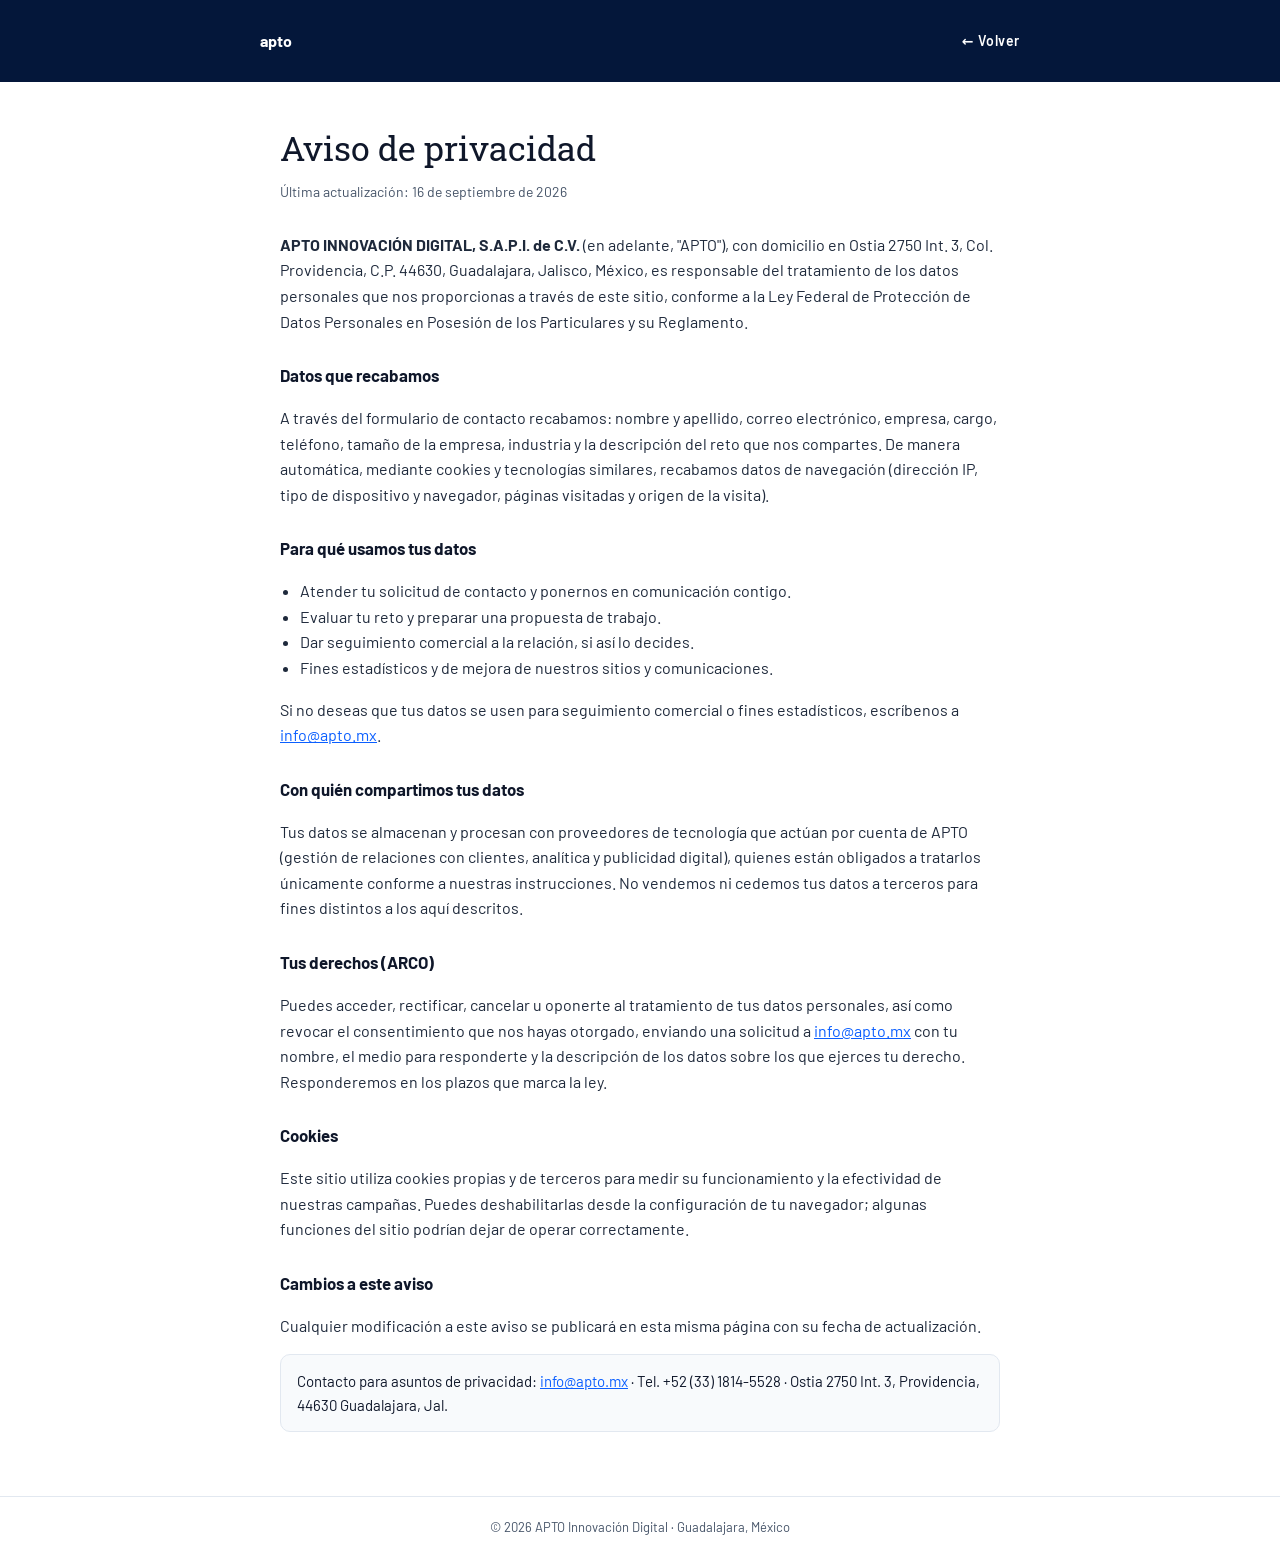
<file: apto/footer-aviso-20261020/aviso-de-privacidad/index.html>
<!DOCTYPE html>
<html lang="es-MX">
<head>
  <meta charset="utf-8">
  <meta name="viewport" content="width=device-width, initial-scale=1, viewport-fit=cover">
  <title>Aviso de privacidad · APTO</title>
  <meta name="robots" content="noindex">
  <link rel="preconnect" href="https://fonts.googleapis.com">
  <link rel="stylesheet" href="https://fonts.googleapis.com/css2?family=Barlow:wght@400;500;600&family=Roboto+Slab:wght@300;400&display=swap">
  <style>
    :root { --navy:#04173A; --ink:#0F172A; --muted:#475569; --line:#E2E8F0; --blue:#0B5FFF; }
    * { box-sizing:border-box; }
    body { margin:0; font-family:'Barlow',system-ui,sans-serif; color:var(--ink); background:#fff; line-height:1.6; }
    header { background:var(--navy); color:#fff; padding:28px 20px; }
    header .wrap { max-width:760px; margin:0 auto; display:flex; align-items:center; justify-content:space-between; gap:16px; }
    header a { color:#fff; text-decoration:none; font-weight:600; font-size:14px; letter-spacing:.04em; }
    main { max-width:760px; margin:0 auto; padding:40px 20px 64px; }
    h1 { font-family:'Roboto Slab',serif; font-weight:400; font-size:clamp(1.6rem,3vw,2.1rem); margin:0 0 6px; }
    .upd { color:var(--muted); font-size:14px; margin:0 0 28px; }
    h2 { font-size:1.05rem; margin:28px 0 8px; }
    p, li { font-size:16px; color:#1E293B; }
    ul { padding-left:20px; }
    .box { border:1px solid var(--line); border-radius:10px; padding:14px 16px; background:#F8FAFC; font-size:15px; }
    footer { border-top:1px solid var(--line); padding:20px; text-align:center; font-size:13px; color:var(--muted); }
    a { color:var(--blue); }
  </style>
</head>
<body>
  <header><div class="wrap"><strong>apto</strong><a href="/">← Volver</a></div></header>
  <main>
    <h1>Aviso de privacidad</h1>
    <p class="upd">Última actualización: 16 de septiembre de 2026</p>

    <p><strong>APTO INNOVACIÓN DIGITAL, S.A.P.I. de C.V.</strong> (en adelante, "APTO"), con domicilio en Ostia 2750 Int. 3, Col. Providencia, C.P. 44630, Guadalajara, Jalisco, México, es responsable del tratamiento de los datos personales que nos proporcionas a través de este sitio, conforme a la Ley Federal de Protección de Datos Personales en Posesión de los Particulares y su Reglamento.</p>

    <h2>Datos que recabamos</h2>
    <p>A través del formulario de contacto recabamos: nombre y apellido, correo electrónico, empresa, cargo, teléfono, tamaño de la empresa, industria y la descripción del reto que nos compartes. De manera automática, mediante cookies y tecnologías similares, recabamos datos de navegación (dirección IP, tipo de dispositivo y navegador, páginas visitadas y origen de la visita).</p>

    <h2>Para qué usamos tus datos</h2>
    <ul>
      <li>Atender tu solicitud de contacto y ponernos en comunicación contigo.</li>
      <li>Evaluar tu reto y preparar una propuesta de trabajo.</li>
      <li>Dar seguimiento comercial a la relación, si así lo decides.</li>
      <li>Fines estadísticos y de mejora de nuestros sitios y comunicaciones.</li>
    </ul>
    <p>Si no deseas que tus datos se usen para seguimiento comercial o fines estadísticos, escríbenos a <a href="mailto:info@apto.mx">info@apto.mx</a>.</p>

    <h2>Con quién compartimos tus datos</h2>
    <p>Tus datos se almacenan y procesan con proveedores de tecnología que actúan por cuenta de APTO (gestión de relaciones con clientes, analítica y publicidad digital), quienes están obligados a tratarlos únicamente conforme a nuestras instrucciones. No vendemos ni cedemos tus datos a terceros para fines distintos a los aquí descritos.</p>

    <h2>Tus derechos (ARCO)</h2>
    <p>Puedes acceder, rectificar, cancelar u oponerte al tratamiento de tus datos personales, así como revocar el consentimiento que nos hayas otorgado, enviando una solicitud a <a href="mailto:info@apto.mx">info@apto.mx</a> con tu nombre, el medio para responderte y la descripción de los datos sobre los que ejerces tu derecho. Responderemos en los plazos que marca la ley.</p>

    <h2>Cookies</h2>
    <p>Este sitio utiliza cookies propias y de terceros para medir su funcionamiento y la efectividad de nuestras campañas. Puedes deshabilitarlas desde la configuración de tu navegador; algunas funciones del sitio podrían dejar de operar correctamente.</p>

    <h2>Cambios a este aviso</h2>
    <p>Cualquier modificación a este aviso se publicará en esta misma página con su fecha de actualización.</p>

    <div class="box">Contacto para asuntos de privacidad: <a href="mailto:info@apto.mx">info@apto.mx</a> · Tel. +52 (33) 1814-5528 · Ostia 2750 Int. 3, Providencia, 44630 Guadalajara, Jal.</div>
  </main>
  <footer>© 2026 APTO Innovación Digital · Guadalajara, México</footer>
</body>
</html>
</file>
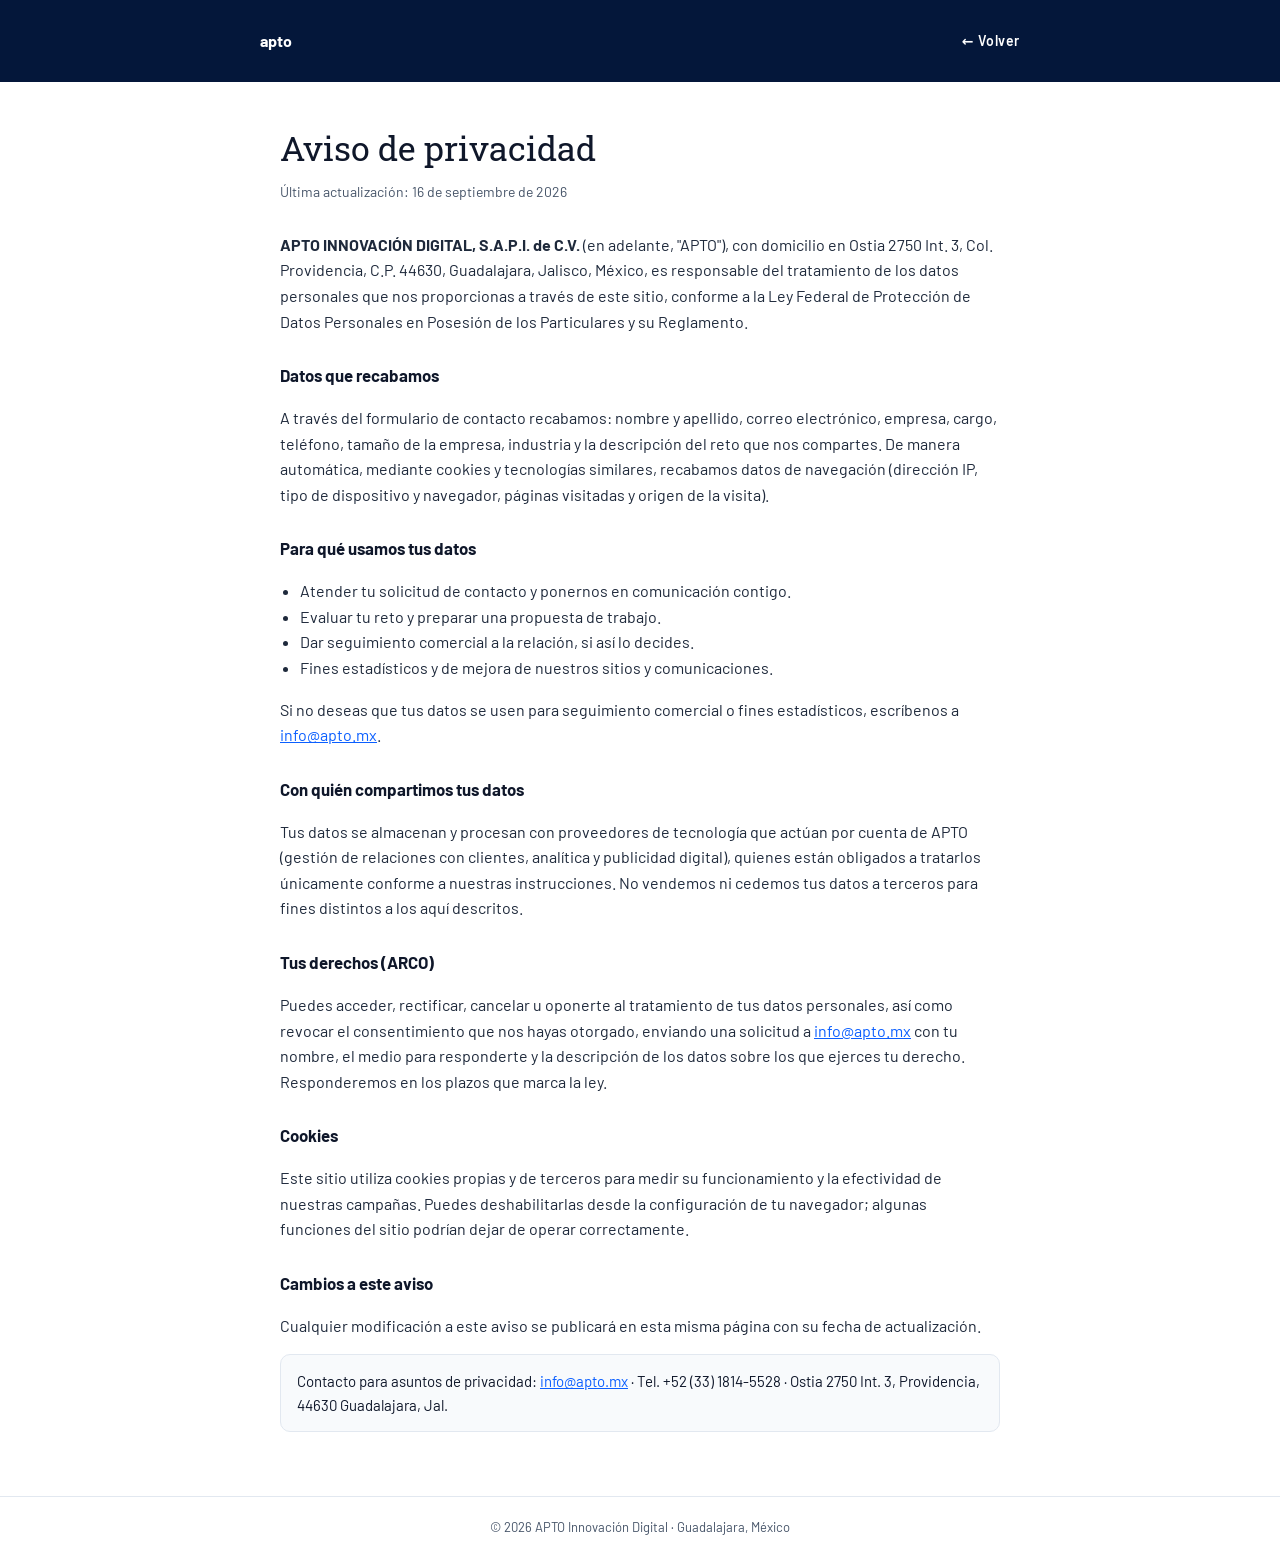
<file: apto/jazz-chat-20261026/aviso-de-privacidad/index.html>
<!DOCTYPE html>
<html lang="es-MX">
<head>
  <meta charset="utf-8">
  <meta name="viewport" content="width=device-width, initial-scale=1, viewport-fit=cover">
  <title>Aviso de privacidad · APTO</title>
  <meta name="robots" content="noindex, nofollow">
  <link rel="preconnect" href="https://fonts.googleapis.com">
  <link rel="stylesheet" href="https://fonts.googleapis.com/css2?family=Barlow:wght@400;500;600&family=Roboto+Slab:wght@300;400&display=swap">
  <style>
    :root { --navy:#04173A; --ink:#0F172A; --muted:#475569; --line:#E2E8F0; --blue:#0B5FFF; }
    * { box-sizing:border-box; }
    body { margin:0; font-family:'Barlow',system-ui,sans-serif; color:var(--ink); background:#fff; line-height:1.6; }
    header { background:var(--navy); color:#fff; padding:28px 20px; }
    header .wrap { max-width:760px; margin:0 auto; display:flex; align-items:center; justify-content:space-between; gap:16px; }
    header a { color:#fff; text-decoration:none; font-weight:600; font-size:14px; letter-spacing:.04em; }
    main { max-width:760px; margin:0 auto; padding:40px 20px 64px; }
    h1 { font-family:'Roboto Slab',serif; font-weight:400; font-size:clamp(1.6rem,3vw,2.1rem); margin:0 0 6px; }
    .upd { color:var(--muted); font-size:14px; margin:0 0 28px; }
    h2 { font-size:1.05rem; margin:28px 0 8px; }
    p, li { font-size:16px; color:#1E293B; }
    ul { padding-left:20px; }
    .box { border:1px solid var(--line); border-radius:10px; padding:14px 16px; background:#F8FAFC; font-size:15px; }
    footer { border-top:1px solid var(--line); padding:20px; text-align:center; font-size:13px; color:var(--muted); }
    a { color:var(--blue); }
  </style>
</head>
<body>
  <header><div class="wrap"><strong>apto</strong><a href="/">← Volver</a></div></header>
  <main>
    <h1>Aviso de privacidad</h1>
    <p class="upd">Última actualización: 16 de septiembre de 2026</p>

    <p><strong>APTO INNOVACIÓN DIGITAL, S.A.P.I. de C.V.</strong> (en adelante, "APTO"), con domicilio en Ostia 2750 Int. 3, Col. Providencia, C.P. 44630, Guadalajara, Jalisco, México, es responsable del tratamiento de los datos personales que nos proporcionas a través de este sitio, conforme a la Ley Federal de Protección de Datos Personales en Posesión de los Particulares y su Reglamento.</p>

    <h2>Datos que recabamos</h2>
    <p>A través del formulario de contacto recabamos: nombre y apellido, correo electrónico, empresa, cargo, teléfono, tamaño de la empresa, industria y la descripción del reto que nos compartes. De manera automática, mediante cookies y tecnologías similares, recabamos datos de navegación (dirección IP, tipo de dispositivo y navegador, páginas visitadas y origen de la visita).</p>

    <h2>Para qué usamos tus datos</h2>
    <ul>
      <li>Atender tu solicitud de contacto y ponernos en comunicación contigo.</li>
      <li>Evaluar tu reto y preparar una propuesta de trabajo.</li>
      <li>Dar seguimiento comercial a la relación, si así lo decides.</li>
      <li>Fines estadísticos y de mejora de nuestros sitios y comunicaciones.</li>
    </ul>
    <p>Si no deseas que tus datos se usen para seguimiento comercial o fines estadísticos, escríbenos a <a href="mailto:info@apto.mx">info@apto.mx</a>.</p>

    <h2>Con quién compartimos tus datos</h2>
    <p>Tus datos se almacenan y procesan con proveedores de tecnología que actúan por cuenta de APTO (gestión de relaciones con clientes, analítica y publicidad digital), quienes están obligados a tratarlos únicamente conforme a nuestras instrucciones. No vendemos ni cedemos tus datos a terceros para fines distintos a los aquí descritos.</p>

    <h2>Tus derechos (ARCO)</h2>
    <p>Puedes acceder, rectificar, cancelar u oponerte al tratamiento de tus datos personales, así como revocar el consentimiento que nos hayas otorgado, enviando una solicitud a <a href="mailto:info@apto.mx">info@apto.mx</a> con tu nombre, el medio para responderte y la descripción de los datos sobre los que ejerces tu derecho. Responderemos en los plazos que marca la ley.</p>

    <h2>Cookies</h2>
    <p>Este sitio utiliza cookies propias y de terceros para medir su funcionamiento y la efectividad de nuestras campañas. Puedes deshabilitarlas desde la configuración de tu navegador; algunas funciones del sitio podrían dejar de operar correctamente.</p>

    <h2>Cambios a este aviso</h2>
    <p>Cualquier modificación a este aviso se publicará en esta misma página con su fecha de actualización.</p>

    <div class="box">Contacto para asuntos de privacidad: <a href="mailto:info@apto.mx">info@apto.mx</a> · Tel. +52 (33) 1814-5528 · Ostia 2750 Int. 3, Providencia, 44630 Guadalajara, Jal.</div>
  </main>
  <footer>© 2026 APTO Innovación Digital · Guadalajara, México</footer>
</body>
</html>
</file>
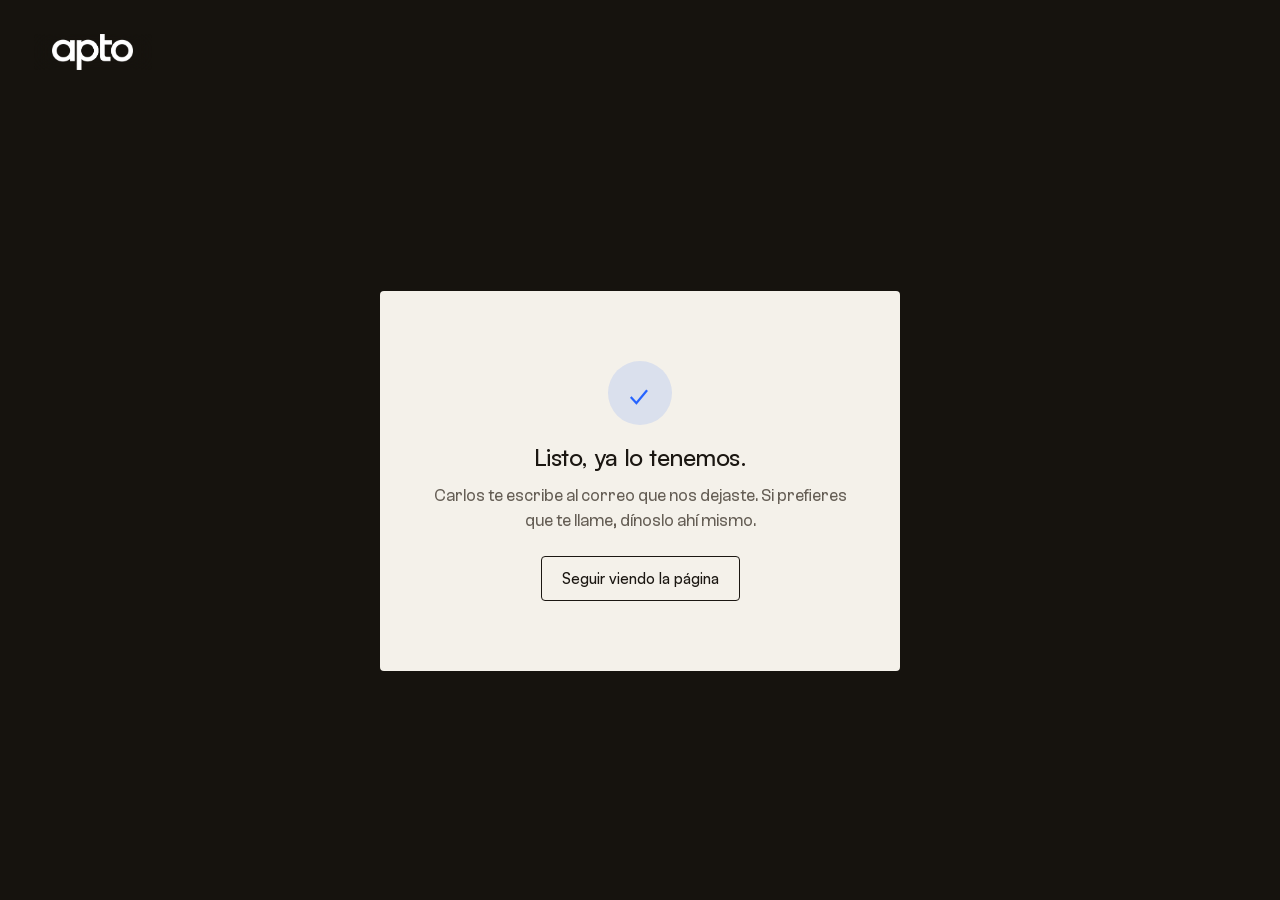
<file: apto/atribucion-20261019/gracias.html>
<!DOCTYPE html>
<html lang="es-MX"><head><meta charset="utf-8"/><meta name="viewport" content="width=device-width, initial-scale=1, viewport-fit=cover"><title>Listo, ya lo tenemos · APTO</title><meta name="description" content="Recibimos tu reto. Carlos te escribe al correo que nos dejaste."><meta content="#01122d" name="theme-color"/><meta name="robots" content="noindex, nofollow"><link href="assets/favicon-official.png" rel="icon"/><link as="font" crossorigin="" href="assets/fonts/Satoshi-Variable.woff2" rel="preload" type="font/woff2"/><link href="styles.css?v=20260929a" rel="stylesheet"/>
<style>.gracias{min-height:100vh;display:flex;align-items:center;justify-content:center;background:var(--dark);padding:110px 24px 48px}.gracias .form-card{background:var(--paper-2);color:var(--ink);padding:34px;border-radius:var(--radius);max-width:520px;width:100%}.gracias .form-success__back{text-decoration:none}</style>
<!-- GTM removido en preview -->
</head>
<body>
<!-- Google Tag Manager (noscript) --><noscript><iframe src="https://www.googletagmanager.com/ns.html?id=GTM-K7J6MQ8" height="0" width="0" style="display:none;visibility:hidden"></iframe></noscript><!-- End Google Tag Manager -->
<header class="site-head"><a aria-label="APTO, inicio" class="logo-mod" href="./"><img class="logo-mark" src="assets/apto-logo-243.png" alt="APTO" width="81" height="36" decoding="sync"/></a></header>
<main id="main" class="gracias">
<div class="form-card">
<div class="form-success" role="status">
<div class="form-success__icon" aria-hidden="true">✓</div>
<h1 class="form-success__title">Listo, ya lo tenemos.</h1>
<p class="form-success__body">Carlos te escribe al correo que nos dejaste. Si prefieres que te llame, dínoslo ahí mismo.</p>
<a class="form-success__back" href="./">Seguir viendo la página</a>
</div>
</div>
</main>
</body></html>
</file>
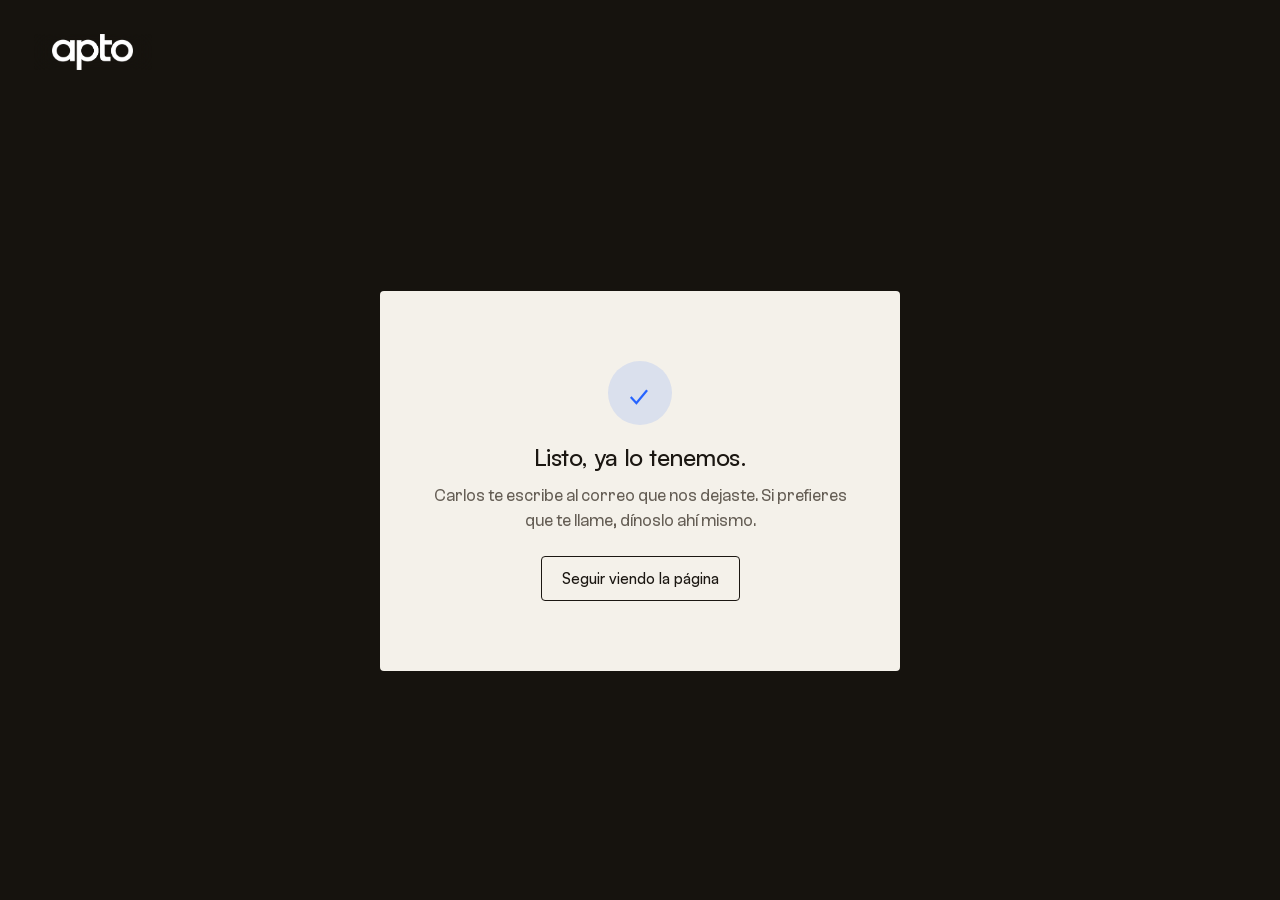
<file: apto/hero-por-grupo-20261110/gracias.html>
<!DOCTYPE html>
<html lang="es-MX"><head><meta charset="utf-8"/><meta name="viewport" content="width=device-width, initial-scale=1, viewport-fit=cover"><title>Listo, ya lo tenemos · APTO</title><meta name="description" content="Recibimos tu reto. Carlos te escribe al correo que nos dejaste."><meta content="#01122d" name="theme-color"/><meta name="robots" content="noindex, nofollow"><link href="assets/favicon-official.png" rel="icon"/><link as="font" crossorigin="" href="assets/fonts/Satoshi-Variable.woff2" rel="preload" type="font/woff2"/><link href="styles.css?v=20260929a" rel="stylesheet"/>
<style>.gracias{min-height:100vh;display:flex;align-items:center;justify-content:center;background:var(--dark);padding:110px 24px 48px}.gracias .form-card{background:var(--paper-2);color:var(--ink);padding:34px;border-radius:var(--radius);max-width:520px;width:100%}.gracias .form-success__back{text-decoration:none}</style>
<!-- Google Tag Manager -->
<script>(function(w,d,s,l,i){w[l]=w[l]||[];w[l].push({'gtm.start':
new Date().getTime(),event:'gtm.js'});var f=d.getElementsByTagName(s)[0],
j=d.createElement(s),dl=l!='dataLayer'?'&l='+l:'';j.async=true;j.src=
'https://www.googletagmanager.com/gtm.js?id='+i+dl;f.parentNode.insertBefore(j,f);
})(window,document,'script','dataLayer','GTM-K7J6MQ8');</script>
<!-- End Google Tag Manager -->
</head>
<body>
<!-- Google Tag Manager (noscript) --><noscript><iframe src="https://www.googletagmanager.com/ns.html?id=GTM-K7J6MQ8" height="0" width="0" style="display:none;visibility:hidden"></iframe></noscript><!-- End Google Tag Manager -->
<header class="site-head"><a aria-label="APTO, inicio" class="logo-mod" href="./"><img class="logo-mark" src="assets/apto-logo-243.png" alt="APTO" width="81" height="36" decoding="sync"/></a></header>
<main id="main" class="gracias">
<div class="form-card">
<div class="form-success" role="status">
<div class="form-success__icon" aria-hidden="true">✓</div>
<h1 class="form-success__title">Listo, ya lo tenemos.</h1>
<p class="form-success__body">Carlos te escribe al correo que nos dejaste. Si prefieres que te llame, dínoslo ahí mismo.</p>
<a class="form-success__back" href="./">Seguir viendo la página</a>
</div>
</div>
</main>
</body></html>
</file>
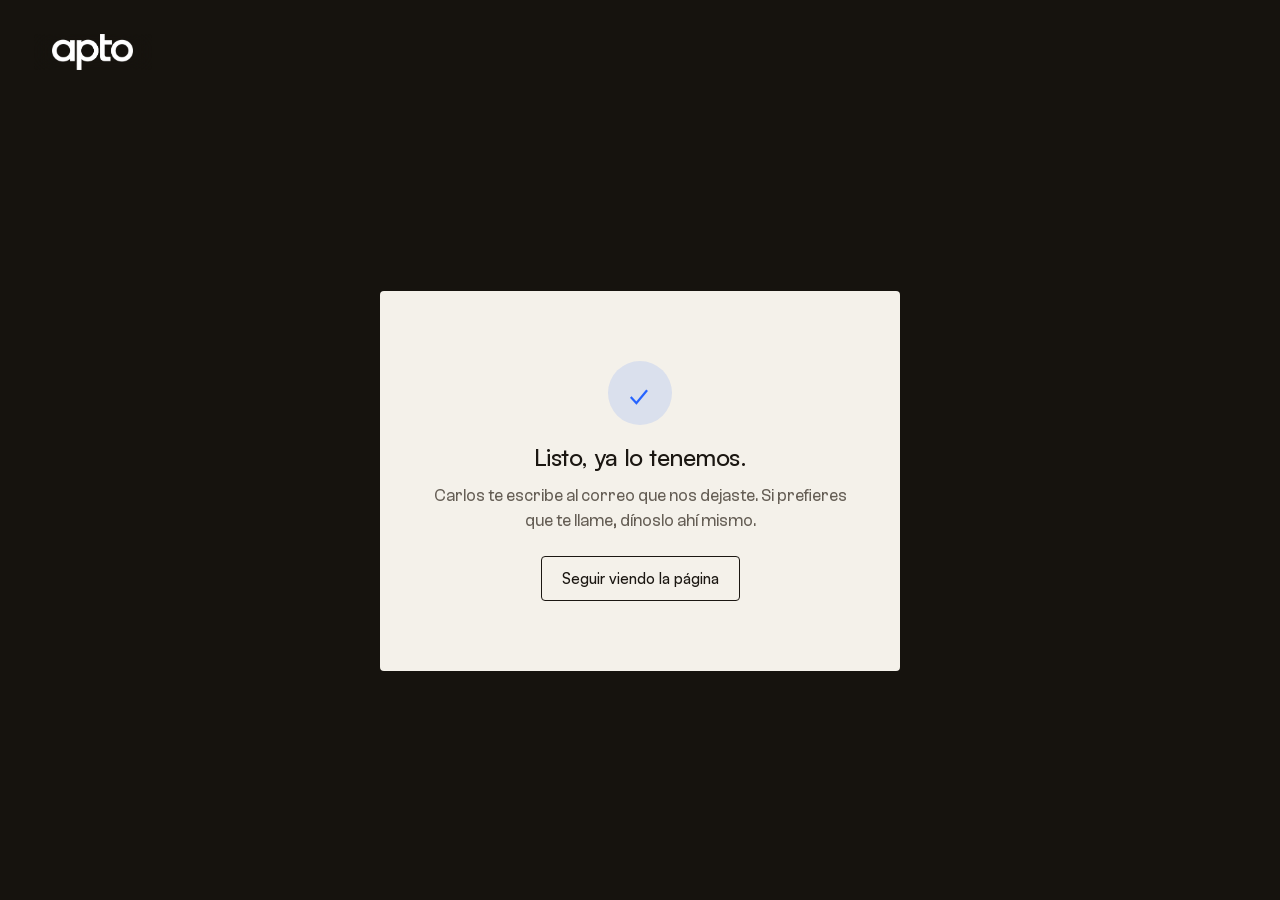
<file: apto/jazz-chat-20261026/gracias.html>
<!DOCTYPE html>
<html lang="es-MX"><head><meta charset="utf-8"/><meta name="viewport" content="width=device-width, initial-scale=1, viewport-fit=cover"><title>Listo, ya lo tenemos · APTO</title><meta name="description" content="Recibimos tu reto. Carlos te escribe al correo que nos dejaste."><meta content="#01122d" name="theme-color"/><meta name="robots" content="noindex, nofollow"><link href="assets/favicon-official.png" rel="icon"/><link as="font" crossorigin="" href="assets/fonts/Satoshi-Variable.woff2" rel="preload" type="font/woff2"/><link href="styles.css?v=20260929a" rel="stylesheet"/>
<style>.gracias{min-height:100vh;display:flex;align-items:center;justify-content:center;background:var(--dark);padding:110px 24px 48px}.gracias .form-card{background:var(--paper-2);color:var(--ink);padding:34px;border-radius:var(--radius);max-width:520px;width:100%}.gracias .form-success__back{text-decoration:none}</style>
<!-- Google Tag Manager -->

<!-- End Google Tag Manager -->
</head>
<body>
<!-- Google Tag Manager (noscript) --><!-- End Google Tag Manager -->
<header class="site-head"><a aria-label="APTO, inicio" class="logo-mod" href="./"><img class="logo-mark" src="assets/apto-logo-243.png" alt="APTO" width="81" height="36" decoding="sync"/></a></header>
<main id="main" class="gracias">
<div class="form-card">
<div class="form-success" role="status">
<div class="form-success__icon" aria-hidden="true">✓</div>
<h1 class="form-success__title">Listo, ya lo tenemos.</h1>
<p class="form-success__body">Carlos te escribe al correo que nos dejaste. Si prefieres que te llame, dínoslo ahí mismo.</p>
<a class="form-success__back" href="./">Seguir viendo la página</a>
</div>
</div>
</main>
</body></html>
</file>
<file: apto/atribucion-20261019/styles.css>
@font-face{font-family:Satoshi;src:url('assets/fonts/Satoshi-Variable.woff2') format('woff2');font-weight:300 900;font-display:swap}
@font-face{font-family:'Clash Grotesk';src:url('assets/fonts/ClashGrotesk-Variable.woff2') format('woff2');font-weight:200 700;font-display:swap}
/* APTO Norma. Source: aptobrain/apps/apto-web/src/styles/global.css */
:root{--paper:#fff;--paper-2:#f4f1ea;--paper-3:#ece7dd;--ink:#1b1712;--ink-70:#655e55;--line:rgba(27,23,18,.15);--accent:#2563ff;--accent-2:#1a52e6;--dark:#16130e;--navy:#01122d;--radius:4px;--gap:6px;--stage-pad:clamp(12px,1.6vw,22px);--sans:Satoshi,system-ui,sans-serif;--prose:'Clash Grotesk',system-ui,sans-serif;--ease:cubic-bezier(.16,1,.3,1)}
*{box-sizing:border-box}html{scroll-behavior:smooth;scroll-padding-top:110px}body{margin:0;background:var(--paper);color:var(--ink);font:450 17px/1.5 var(--sans);-webkit-font-smoothing:antialiased}h1,h2,h3,h4,p,figure{margin:0}h1,h2,h3,h4{font-weight:500;line-height:1.08;letter-spacing:-.035em}h2{font-size:clamp(2rem,4.6vw,3.875rem);max-width:20ch}h3{font-size:1.65rem}h4{font-size:1.25rem}p{font-family:var(--prose)}a{color:inherit;text-decoration:none}a:hover{color:var(--accent)}button,input,textarea,select{font:inherit}button,a,input,select,textarea,summary{-webkit-tap-highlight-color:transparent}button{cursor:pointer}img,svg{display:block;max-width:100%}img{height:auto}button{color:inherit}::selection{background:var(--accent);color:white}:focus-visible{outline:3px solid var(--accent);outline-offset:5px}[hidden]{display:none!important}a,button,summary{touch-action:manipulation}
.container{width:min(100% - clamp(40px,10vw,160px),1280px);margin-inline:auto}section:not(.hero){padding-block:clamp(70px,8vw,125px)}.section__header{margin-bottom:52px}.eyebrow{font:500 .875rem/1.4 var(--sans);letter-spacing:.12em;text-transform:uppercase;display:flex;align-items:center;gap:10px;color:var(--ink-70);margin-bottom:26px}.gdot{width:7px;height:7px;border-radius:50%;background:var(--accent);flex:none}.lead{font-size:clamp(1.1rem,1.5vw,1.25rem);line-height:1.55;max-width:59ch;color:var(--ink-70);margin-top:26px}.section-cta{margin-top:44px}.section-cta__link,.conoce__cta-link,.caso__link{display:inline-flex;align-items:center;gap:32px;padding:12px 0;border-bottom:1px solid currentColor;font-size:1rem;font-weight:500}.arr{font-size:1.25rem}.btn{display:inline-flex;align-items:center;justify-content:space-between;gap:30px;padding:17px 23px;border:1px solid transparent;border-radius:var(--radius);background:var(--ink);color:white;font-size:1rem;font-weight:500;line-height:1.4;transition:background .25s,color .25s}.btn:hover{background:var(--accent);color:white}.skip-link{position:fixed;top:-100px;left:20px;z-index:999;background:white;padding:12px}.skip-link:focus{top:10px}
/* Modular glass navigation from Norma */
.site-head{position:fixed;z-index:20;top:calc(var(--stage-pad) + 14px);left:calc(var(--stage-pad) + 14px);right:calc(var(--stage-pad) + 14px);display:flex;align-items:stretch;gap:var(--gap)}.logo-mod{display:flex;width:118px;flex:none;align-items:center;padding:0 18px;color:#f4f1ea;backdrop-filter:blur(16px);border-radius:var(--radius);transition:color .25s}.logo-mark{display:block;flex:none;width:81px;height:36px;object-fit:contain;filter:brightness(0) invert(1);transition:filter .25s}.site-head.on-light .logo-mark{filter:brightness(0)}.site-head.on-light .logo-mod{color:var(--ink)}.menu-bar{display:flex;gap:var(--gap);flex:1}.menu-bar a,.btn-head,.menu-toggle{display:flex;align-items:center;justify-content:space-between;padding:15px 20px;border-radius:var(--radius);min-height:50px}.menu-bar a{flex:1;font-size:.875rem;letter-spacing:.07em;background:rgba(249,247,243,.72);backdrop-filter:blur(34px) saturate(1.7);border:1px solid rgba(255,255,255,.6)}.menu-bar a:hover{background:rgba(255,255,255,.93);color:var(--ink)}.btn-head{gap:38px;background:var(--accent);color:white;font-size:.95rem}.btn-head:hover{background:var(--accent-2);color:white}.menu-toggle{display:none;background:var(--paper-2);border:0;gap:20px}#mobile-nav{position:absolute;top:64px;left:0;right:0;background:var(--paper-2);padding:14px 24px;border-radius:var(--radius);box-shadow:0 20px 60px #0003}#mobile-nav a{display:block;padding:17px 0;border-bottom:1px solid var(--line)}
/* Immersive branded hero */
.hero{position:relative;min-height:790px;margin:var(--stage-pad);border-radius:var(--radius);overflow:hidden;background:#031225;color:var(--paper-2)}.hero-art{position:absolute;inset:0 0 0 30%;display:flex;align-items:center}.hero-art img{width:100%;height:100%;object-fit:cover;object-position:56% 48%}.hero-art:after{content:"";position:absolute;inset:0;background:linear-gradient(90deg,#031225 0%,rgba(3,18,37,.45) 18%,transparent 52%)}.hero-content{position:relative;z-index:1;padding:160px 5vw 118px clamp(32px,9.6vw,160px);max-width:900px}.hero .eyebrow{color:#d4dbe3;font-size:.8125rem}.hero h1{font-size:clamp(4.25rem,7.8vw,8.5rem);line-height:.95;font-weight:700;letter-spacing:-.045em;margin-bottom:30px;text-shadow:0 2px 30px #03122566}.hero-sub{max-width:34ch;font-size:1.2rem;line-height:1.5;color:#e0e4e9}.hero-actions{display:flex;align-items:center;flex-wrap:wrap;gap:25px;margin-top:34px}.btn-glass{background:rgba(249,247,243,.85);color:var(--ink);backdrop-filter:blur(34px) saturate(1.7);border:1px solid #fff9}.hero-case-link{font-size:.9375rem;border-bottom:1px solid #fff5;padding-block:14px;color:var(--paper-2)}.hero-case-link:hover{color:white;border-color:white}.hero-bottom{position:absolute;bottom:26px;left:clamp(32px,9.6vw,160px);right:38px;display:flex;justify-content:space-between;border-top:1px solid #ffffff30;padding-top:16px;font-size:.8125rem;color:#c1cbd6}.client-proof{padding:36px max(24px,5vw) 46px;border-bottom:1px solid var(--line)}.client-proof>p{font:500 .8125rem var(--sans);color:var(--ink-70);text-align:center;margin-bottom:28px}.client-logos{list-style:none;display:flex;justify-content:center;align-items:center;gap:clamp(20px,3vw,48px);padding:0;margin:0;flex-wrap:wrap}.client-logos li{flex:0 1 80px}.client-logos img{width:100%;height:34px;object-fit:contain;filter:brightness(0);opacity:.65}
/* Cómo pensamos: las tres capacidades integradas del slide APTO. */
.categoria--capacidades{margin:var(--stage-pad);border-radius:var(--radius);background:#071d30;color:#f3efe7}
.thinking-layout{display:grid;grid-template-columns:1.12fr 1fr;column-gap:clamp(32px,4vw,70px);row-gap:38px;align-items:start}
.thinking-copy{grid-column:1;grid-row:1}
.categoria--capacidades .eyebrow{color:#bccddd}
.thinking-copy h2{max-width:19ch;font-size:clamp(2rem,3.7vw,3.4rem);line-height:1.08}
.thinking-context{display:grid;grid-template-columns:1fr 1fr;gap:24px;margin-top:30px}
.thinking-context p{font-size:1.0625rem;line-height:1.55;color:#cfdae4}
.thinking-assembly{grid-column:2;grid-row:1/span 2;align-self:center;aspect-ratio:1/1;width:100%;overflow:hidden;border-radius:var(--radius)}
.thinking-assembly img{width:100%;height:100%;object-fit:cover;object-position:100% 50%}
.thinking-capabilities{grid-column:1;grid-row:2;min-width:0}
.capabilities-label{font:500 .875rem var(--sans);margin-bottom:20px;color:#cfdae4}
.capabilities-grid{display:grid;grid-template-columns:repeat(3,minmax(0,1fr));gap:clamp(12px,1.8vw,26px)}
.capability{min-width:0}
.capability img{aspect-ratio:1/1;width:100%;object-fit:cover;object-position:100% 50%;border-radius:var(--radius);border:1px solid #b3cad942}
.capability h3{font-size:1.125rem;font-weight:500;line-height:1.2;letter-spacing:-.015em;color:#b8d0fa;margin-top:17px}
.capability p{font-size:1.0625rem;line-height:1.35;max-width:15ch;margin-top:7px;color:#f3efe7}
.cita-diferencial{display:grid;grid-template-columns:1fr 250px;gap:60px;margin-top:54px;padding-top:35px;border-top:1px solid #c8d9e830;align-items:end}
.cita-diferencial blockquote{font-size:clamp(1.3rem,2vw,1.75rem);line-height:1.4;letter-spacing:-.02em;margin:0;max-width:60ch}
.cita-diferencial figcaption{font-size:.875rem;color:#b9c9d8}
/* Recognizable business problems */
#problema{background:var(--paper-2)}#problema .section__header{max-width:900px}.cards-3{display:grid;grid-template-columns:repeat(3,1fr);gap:var(--gap)}#problema .card{background:var(--paper);padding:34px;display:flex;flex-direction:column;border-radius:var(--radius)}.card__title{font-size:1.5rem;line-height:1.2;margin-bottom:20px}.card__body{color:var(--ink-70);line-height:1.55}.card__attrib{font-size:.9375rem;line-height:1.5;margin-top:28px}.card__attrib strong{font-family:var(--sans);font-weight:500}#problema .card__attrib{padding-top:30px;margin-top:auto}.card__body-wrap{padding:26px 6px}
/* The six challenges */
#productos{background:var(--dark);color:#f3efe7;margin:var(--stage-pad);border-radius:var(--radius)}#productos .eyebrow,#productos .lead{color:#bcb6ac}#productos .section__header{display:grid;grid-template-columns:1.3fr 1fr;gap:0 70px}#productos .eyebrow{grid-column:1/-1}#productos .lead{margin-top:0}.retos{display:grid;grid-template-columns:1fr 1fr;column-gap:70px}.reto{border-top:1px solid #ffffff30;padding:30px 0 38px}.reto__head{display:flex;gap:24px;align-items:baseline}.reto__num{font-size:.875rem;color:#9daaff}.reto__title{font-size:1.6rem;line-height:1.18;max-width:25ch}.reto__dolor{color:#bcb6ac;margin:18px 0 18px 44px}.reto__more{margin-left:44px}.reto__more summary{font-size:.9375rem;list-style:none;display:flex;align-items:center;justify-content:space-between;gap:16px;padding:12px 0;cursor:pointer}.reto__more summary:after, .faq-item summary:after,.metodo__caps summary:after{content:'+';font-size:1.5rem;font-weight:400;flex:none}details[open]>summary:after{content:'−'}summary::-webkit-details-marker{display:none}.reto__si{padding-left:18px;margin:12px 0 25px;color:#d7d0c6;line-height:1.6;font-family:var(--prose)}.reto__si li+li{margin-top:8px}.reto__caso{font-size:.875rem;color:#aabbff}.reto__body{padding-bottom:4px}#productos a:hover{color:#aabbff}
/* Real project evidence */
.caso-flagship{display:grid;grid-template-columns:1fr 1fr;gap:var(--gap);background:var(--paper-2);border-radius:var(--radius);overflow:hidden}.caso-flagship>div{padding:42px}.caso__tag{font-size:.8125rem;text-transform:uppercase;letter-spacing:.08em;color:var(--ink-70)}.caso__cliente{font:500 .875rem var(--sans);margin:18px 0}.caso__title{font-size:clamp(1.8rem,2.8vw,2.625rem);margin-bottom:25px}.caso__body{color:var(--ink-70);line-height:1.55}.caso__callout{font-size:.9375rem;line-height:1.5;margin:26px 0;border-left:2px solid var(--accent);padding-left:20px}.caso__link{font-size:.875rem}.caso__visual{position:relative;display:flex;flex-direction:column;background:#08295c}.caso__visual img{width:100%;height:100%;object-fit:cover;aspect-ratio:1/1}.caso__figcaption{position:absolute;bottom:0;left:0;right:0;padding:16px 22px;background:rgba(249,247,243,.8);backdrop-filter:blur(34px);font-size:.8125rem;color:var(--ink)}.casos-secundarios{display:grid;grid-template-columns:repeat(3,1fr);gap:22px;margin-top:40px}.card__image-wrap{border-radius:var(--radius);overflow:hidden;aspect-ratio:16/11;background:var(--paper-2)}.card__image-wrap img{width:100%;height:100%;object-fit:cover}.casos-secundarios .caso__cliente{margin-top:0}.casos-secundarios .card__attrib{border-top:1px solid var(--line);padding-top:20px;color:var(--ink-70)}
#proyectos{background:var(--paper-2)}.project-art{margin:40px 0 42px;overflow:hidden;border-radius:var(--radius);aspect-ratio:3/1}.project-art img{width:100%;height:100%;object-fit:cover;object-position:50% 61%}.proyectos__strip{list-style:none;margin:0;padding:0;display:grid;grid-template-columns:repeat(4,1fr);gap:0 30px}.proyectos__strip li{padding:23px 0;border-top:1px solid var(--line)}.proyectos__strip strong,.proyectos__strip span{display:block}.proyectos__strip strong{font-size:1rem;font-weight:500}.proyectos__strip span{font-size:.875rem;margin-top:7px;color:var(--ink-70)}.proyectos__cta{margin-top:25px;font-size:1rem}.muro-band{margin-top:44px;padding-block:35px;border-top:1px solid var(--line);border-bottom:1px solid var(--line)}.muro-logos{display:flex;flex-wrap:wrap;align-items:center;justify-content:space-between;gap:24px;list-style:none;padding:0;margin:0}.muro-logos img{width:75px;height:36px;object-fit:contain;filter:brightness(0);opacity:.55}
/* Method: definition and construction retain different scopes */
#metodo .section__header{position:relative;min-height:330px;padding-right:45%}#metodo h2{font-size:clamp(2rem,4.2vw,3.6rem)}.method-art{position:absolute;right:0;top:0;width:40%;height:100%;border-radius:var(--radius);overflow:hidden;background:#031225}.method-art img{width:100%;height:100%;object-fit:cover}.ruta{display:grid;grid-template-columns:repeat(5,1fr);gap:var(--gap);margin-top:65px}.ruta__fase{padding:30px;margin-bottom:32px;background:var(--paper-2);border-radius:var(--radius)}.ruta__fase--a{grid-column:span 4}.ruta__fase--b{grid-column:span 1;background:var(--paper-3)}.ruta__fase-num{font-size:.8125rem;text-transform:uppercase;letter-spacing:.08em;color:var(--ink-70)}.ruta__fase-title{font-size:1.5rem;margin:15px 0}.ruta__fase-q{font-size:1rem;color:var(--ink-70)}.metodo__taller{font:500 .8125rem var(--sans);margin-top:22px}.ruta__paso{padding:24px 22px 28px 0;border-top:1px solid var(--line)}.ruta__num{font:500 .875rem var(--sans);color:var(--accent);margin-bottom:25px}.ruta__paso h4{margin-bottom:15px}.ruta__desc{font-size:1rem;color:var(--ink-70);line-height:1.55}.ruta__dot{display:none}.ruta__caps--a{grid-column:span 3}.ruta__caps--b{grid-column:span 2}.metodo__caps{border-block:1px solid var(--line);margin-top:28px;padding:0 22px 0 0}.metodo__caps summary{display:flex;justify-content:space-between;gap:18px;align-items:center;list-style:none;padding:20px 0;font-size:.9375rem;cursor:pointer}.metodo__caps ul{padding:0 20px 20px;font-family:var(--prose);color:var(--ink-70);line-height:1.75}.devsecops{padding:30px;margin-top:30px;border-radius:var(--radius);background:var(--paper-2)}.devsecops__label{font:500 .875rem var(--sans);margin-bottom:12px}.devsecops__body{font-size:1.2rem;margin-bottom:16px}.devsecops__nota{font-size:1rem;color:var(--ink-70);max-width:90ch}
/* People */
#conoce-equipo{background:var(--paper-2)}.conoce__header{display:grid;grid-template-columns:1.2fr 1fr;gap:0 75px;margin-bottom:50px}.conoce__header .eyebrow{grid-column:1/-1}.conoce__intro{color:var(--ink-70);font-size:1.2rem;line-height:1.55}.conoce__partners{display:grid;grid-template-columns:1fr 1fr;gap:var(--gap)}.partner-card{display:grid;grid-template-columns:180px 1fr;gap:28px;background:var(--paper);padding:25px;border-radius:var(--radius)}.partner-card__photo{width:100%;height:245px;object-fit:cover;object-position:50% 25%;filter:grayscale(1);border-radius:var(--radius)}.partner-card__header{display:flex;justify-content:space-between;align-items:flex-start;gap:12px}.partner-card__name{font-size:1.4rem}.partner-card__linkedin{flex:none;padding:3px}.partner-card__linkedin svg{width:21px;height:21px}.partner-card__role{font:500 .8125rem/1.5 var(--sans);color:var(--ink-70);margin:15px 0}.partner-card__bio{font-size:1rem;line-height:1.55;color:var(--ink-70)}.conoce__cta-row{margin:28px 0 55px}.conoce__video-block{max-width:800px;margin-inline:auto}.conoce__video-label{font:500 .8125rem var(--sans);margin-bottom:20px;color:var(--ink-70)}.yt-facade{display:block;width:100%;position:relative;aspect-ratio:16/9;border:0;padding:0;overflow:hidden;border-radius:var(--radius);background:#101216}.yt-facade>img{width:100%;height:100%;object-fit:cover}.yt-facade__play{position:absolute;top:50%;left:50%;transform:translate(-50%,-50%);width:68px;filter:grayscale(1)}.yt-facade iframe{width:100%;height:100%;border:0}.conoce__video-caption{font-size:.8125rem;color:var(--ink-70);margin-top:10px}
/* Local review form, no network submission */
.cta-close{margin:var(--stage-pad);background:var(--dark);color:#f3efe7;border-radius:var(--radius)}.cta-close__inner{display:grid;grid-template-columns:1fr 1fr;gap:0 70px}.cta-close__eyebrow{grid-column:1;color:#bcb6ac}.cta-close__title{grid-column:1;max-width:11ch;font-size:clamp(2.5rem,5vw,4.8rem)}.cta-close__sub{grid-column:1;font-size:1.2rem;line-height:1.55;color:#bcb6ac;margin-top:28px;max-width:32ch}.cta-close__form{grid-column:2;grid-row:1/span 5;background:var(--paper-2);color:var(--ink);padding:34px;border-radius:var(--radius)}.primer-contacto{grid-column:1;display:flex;gap:22px;margin-top:50px;align-items:center;align-self:start}.primer-contacto__foto{width:72px;height:90px;object-fit:cover;border-radius:var(--radius);filter:grayscale(1)}.primer-contacto__nombre{font:500 1rem var(--sans)}.primer-contacto__rol{color:#bcb6ac;font-size:.875rem;margin-top:4px}.primer-contacto__nota{color:#bcb6ac;font-size:.875rem;margin-top:12px;max-width:27ch}.preview-note{font-size:.875rem;line-height:1.5;color:var(--ink-70);padding-bottom:20px;border-bottom:1px solid var(--line);margin-bottom:23px}#diagnostico-form{display:grid;grid-template-columns:1fr 1fr;gap:20px 15px}.form-field{min-width:0}.form-field label{display:block;font-size:.875rem;font-weight:500;margin-bottom:7px}.form-field__opt{font-size:.8125rem;color:var(--ink-70);font-weight:400}.form-field input:not([type=checkbox]),.form-field textarea,.form-field select{border:1px solid #b9b3a9;border-radius:var(--radius);background:rgba(255,255,255,.8);color:var(--ink);width:100%;min-width:0;padding:12px 11px;min-height:47px;font-size:1rem}.form-field textarea{resize:vertical}.form-field:has(textarea),.form-field--checkbox,.btn--full,.form-trust-micro{grid-column:1/-1}.phone-input{display:grid;grid-template-columns:105px 1fr;gap:6px}.phone-input select{padding-left:7px!important;font-size:.875rem!important}.form-field__error{display:block;font-size:.8125rem;color:#a62418;line-height:1.4;margin-top:5px}.form-field.has-error input,.form-field.has-error textarea{border-color:#a62418}.form-checkbox{display:flex!important;gap:10px;align-items:flex-start;font-weight:400!important;cursor:pointer}.form-checkbox input{width:18px;height:18px;accent-color:var(--accent);margin:2px 0 0;flex:none}.form-checkbox__mark{display:none}.form-checkbox__label a{text-decoration:underline}.form-trust-micro{font-size:.875rem;color:var(--ink-70);text-align:center}.form-message{padding:18px;background:#e6edff;color:#183876;margin-bottom:22px;font-size:1rem;line-height:1.5;border-left:3px solid var(--accent)}.req{color:#a62418}
/* FAQ / footer */
#faq .container{display:grid;grid-template-columns:.8fr 1.2fr;gap:0 75px}#faq .section-cta{grid-column:2}.faq-item{border-top:1px solid var(--line)}.faq-item:last-child{border-bottom:1px solid var(--line)}.faq-item summary{list-style:none;display:flex;justify-content:space-between;gap:30px;align-items:center;font-size:1.1rem;padding:24px 0;cursor:pointer;font-weight:500}.faq-item__body{font:400 1.0625rem/1.6 var(--prose);color:var(--ink-70);padding:0 42px 26px 0}.footer{background:var(--paper-2);padding:65px 0 26px}.footer__grid{display:grid;grid-template-columns:1.4fr 1fr 1fr 1fr 1.2fr;gap:32px}.footer__logo img{width:80px;height:auto;filter:brightness(0);margin-bottom:20px}.footer__tagline{font-size:1rem;max-width:26ch;color:var(--ink-70)}.footer__social{display:flex;flex-wrap:wrap;gap:12px;margin-top:22px;font-size:.8125rem}.footer__col h3{font-size:.9375rem;letter-spacing:0;margin-bottom:24px}.footer__col ul{list-style:none;padding:0;margin:0}.footer__col li{margin-bottom:12px;font-size:.875rem;line-height:1.5;color:var(--ink-70)}.footer__bottom{border-top:1px solid var(--line);margin-top:55px;padding-top:22px;display:flex;justify-content:space-between;gap:20px;color:var(--ink-70);font-size:.8125rem}
@media(min-width:1700px){.hero{min-height:900px}.hero-content{padding-top:190px}.hero h1{font-size:148px}.hero-art{left:33%}}
@media(max-width:1150px){.menu-bar a{padding:15px 12px;font-size:.8125rem}.btn-head{gap:18px}.hero-content{padding-left:7vw;max-width:700px}.hero h1{font-size:clamp(68px,8.5vw,110px)}.hero-art{left:27%}.hero{min-height:760px}.hero-bottom{left:7vw}.container{width:calc(100% - 80px)}.partner-card{grid-template-columns:120px 1fr;padding:20px;gap:20px}.partner-card__photo{height:180px}.partner-card__name{font-size:1.2rem}.cta-close__inner{gap:0 40px}.cta-close__form{padding:25px}.footer__grid{grid-template-columns:1.4fr 1fr 1fr}.footer__grid>div:first-child{grid-row:span 2}.ruta__fase--a{grid-column:span 3}.ruta__fase--b{grid-column:span 2}.cards-3{gap:12px}#problema .card{padding:25px}.retos{column-gap:45px}}
@media(max-width:780px){html{scroll-padding-top:94px}.container{width:calc(100% - 40px)}.site-head{top:24px;left:24px;right:24px}.logo-mod{width:auto;margin-right:auto;padding:0 8px;min-width:90px}.menu-bar{display:none}.menu-toggle{display:flex}.btn-head{padding:12px 17px}.hero{min-height:0;padding-bottom:0}.hero-art{inset:calc(174px + clamp(3.5rem,12vw,6rem) * 2.85) 0 auto;height:clamp(280px,46vw,350px)}.hero-art img{object-fit:cover;object-position:75% 50%;opacity:1}.hero-art:after{background:linear-gradient(180deg,#031225 0%,transparent 10%,transparent 75%,#031225 100%)}.hero-content{padding:124px 25px 82px;max-width:none}.hero .eyebrow{font-size:.75rem;letter-spacing:.08em;gap:8px;margin-bottom:26px}.hero h1{font-size:clamp(3.5rem,12vw,6rem);max-width:9ch;margin-bottom:calc(clamp(280px,46vw,350px) + 20px)}.hero-sub{font-size:1.125rem;max-width:35ch}.hero-actions{gap:20px;margin-top:28px}.hero-actions .btn{padding:15px 18px;font-size:.9375rem;gap:20px}.hero-bottom{left:25px;right:25px;bottom:22px;font-size:.75rem}.hero-bottom span:last-child{display:none}.hero-case-link{font-size:.875rem}.client-proof{padding:27px 24px 32px}.client-logos{gap:22px 27px}.client-logos li{flex-basis:60px}.client-logos img{height:27px}.section__header{margin-bottom:35px}#productos .section__header,.conoce__header{display:block}#productos .lead{margin-top:24px}.cita-diferencial{grid-template-columns:1fr;gap:25px;margin-top:40px;padding-top:28px}.cards-3{grid-template-columns:1fr;gap:6px}#problema .card{padding:28px}.card__title{font-size:1.4rem}#problema .card__attrib{padding-top:28px}.retos{grid-template-columns:1fr}.reto{padding:28px 0}.reto__title{font-size:1.5rem;max-width:none}.reto__dolor,.reto__more{margin-left:40px}.reto__head{gap:20px}.caso-flagship{grid-template-columns:1fr}.caso-flagship>div{padding:28px}.caso__visual{order:-1;aspect-ratio:4/3}.caso__visual img{aspect-ratio:4/3}.casos-secundarios{grid-template-columns:1fr;gap:30px}.card__body-wrap{padding:24px 0}.proyectos__strip{grid-template-columns:1fr 1fr;gap:0 22px}.project-art{aspect-ratio:16/9}.muro-logos{justify-content:center;gap:24px 32px}.muro-logos img{width:66px;height:32px}#metodo .section__header{padding-right:0;min-height:0}.method-art{position:static;width:100%;height:auto;aspect-ratio:16/9;margin-top:32px}.ruta{grid-template-columns:1fr 1fr;gap:6px;margin-top:38px}.ruta__fase--a,.ruta__fase--b{grid-column:span 1;padding:20px;margin-bottom:10px}.ruta__fase-title{font-size:1.3rem}.ruta__fase-q{font-size:.9375rem}.ruta__paso{grid-column:1/-1;display:grid;grid-template-columns:32px 1fr;gap:12px 15px;padding:25px 0}.ruta__paso h4{margin-bottom:0}.ruta__num{margin:0;padding-top:2px}.ruta__desc{grid-column:2}.ruta__caps--a,.ruta__caps--b{grid-column:1/-1;margin-top:14px}.devsecops{padding:24px}.conoce__intro{margin-top:24px}.conoce__partners{grid-template-columns:1fr}.partner-card{grid-template-columns:120px 1fr;padding:23px}.partner-card__photo{height:170px}.conoce__video-block{margin-top:36px}.conoce__cta-row{margin-bottom:25px}.cta-close__inner{display:block}.cta-close__title{max-width:14ch}.cta-close__sub{max-width:40ch}.cta-close__form{margin-top:38px;padding:24px 20px}.primer-contacto{margin-top:30px}.primer-contacto__nota{max-width:34ch}#faq .container{display:block}.faq-item summary{font-size:1.0625rem}.footer__grid{grid-template-columns:1fr 1fr;gap:36px 24px}.footer__grid>div:first-child{grid-column:1/-1;grid-row:auto}.footer__tagline{max-width:40ch}.footer__bottom{display:block;line-height:1.7}.footer__bottom>div+div{margin-top:8px}}
@media(max-width:400px){.hero-content{padding-inline:20px}.hero .eyebrow{font-size:.6875rem;letter-spacing:.05em}.hero-actions{align-items:flex-start;flex-direction:column;gap:8px}.btn-head{display:none}.hero h1{font-size:3.55rem}.hero-art{top:336px}.partner-card{grid-template-columns:90px 1fr;gap:17px;padding:20px 17px}.partner-card__photo{height:130px}.partner-card__name{font-size:1.125rem}#diagnostico-form{grid-template-columns:1fr}.form-field{grid-column:1/-1}.ruta{grid-template-columns:1fr}.ruta__fase--a,.ruta__fase--b{grid-column:1}}
@media(prefers-reduced-motion:reduce){html{scroll-behavior:auto}*,*:before,*:after{transition:none!important;animation:none!important}}

.logo-mod:hover{color:#f4f1ea}.site-head.on-light .logo-mod:hover{color:var(--ink)}

.form-message,.form-field input,.form-field textarea{scroll-margin-top:120px}
@media(max-width:780px){.site-head .logo-mod,.site-head .logo-mod:hover,.site-head.on-light .logo-mod{background:rgba(249,247,243,.85);color:var(--ink);padding:0 12px;min-height:50px}.site-head .logo-mark{width:72px;filter:brightness(0)}}

@media(max-width:1000px){
 .thinking-layout{grid-template-columns:1fr 1fr;gap:32px}
 .thinking-copy{grid-column:1/-1}
 .thinking-copy h2{max-width:24ch;font-size:clamp(2rem,5vw,3.3rem)}
 .thinking-context{max-width:80ch;gap:30px}
 .thinking-assembly{grid-column:2;grid-row:2;align-self:center}
 .thinking-capabilities{grid-column:1;grid-row:2}
 .capabilities-grid{grid-template-columns:1fr;gap:18px}
 .capability{display:grid;grid-template-columns:90px 1fr;gap:0 18px;align-items:center}
 .capability img{grid-column:1;grid-row:1/span 2}
 .capability h3{grid-column:2;margin-top:0;align-self:end;font-size:1.125rem}
 .capability p{grid-column:2;margin-top:6px;align-self:start;max-width:18ch;font-size:1rem}
 .cita-diferencial{grid-template-columns:1fr;gap:22px}
}
@media(max-width:620px){
 .thinking-layout{display:flex;flex-direction:column;gap:30px}
 .thinking-copy h2{font-size:clamp(2rem,7.5vw,2.75rem);max-width:20ch}
 .thinking-context{grid-template-columns:1fr;gap:18px;margin-top:24px}
 .thinking-context p{font-size:1.0625rem}
 .thinking-capabilities{order:2;width:100%}
 .thinking-assembly{order:3;aspect-ratio:1/1;max-width:420px;align-self:center}
 .capabilities-grid{gap:15px}
 .capability{grid-template-columns:88px 1fr;gap:0 18px}
 .capability h3{font-size:1.125rem}
 .capability p{font-size:1.0625rem;max-width:22ch}
 .cita-diferencial{margin-top:34px;padding-top:28px}
}

/* ===== PROPUESTA 22-sep · bloque Qué hacemos + subtítulo temático de retos ===== */
.servicios{background:var(--paper-2);padding-block:clamp(48px,6vw,80px)!important}
.servicios__title{font-size:clamp(1.5rem,2.6vw,2.25rem);line-height:1.15;letter-spacing:-.02em;max-width:24ch;margin-bottom:28px}
.servicios__list{list-style:none;padding:0;margin:0;display:flex;flex-wrap:wrap;gap:8px}
.servicios__list a{display:inline-flex;align-items:center;min-height:44px;padding:10px 16px;border:1px solid var(--line);border-radius:var(--radius);background:#fff;color:var(--ink);font-size:.9375rem;font-weight:500;transition:border-color .2s,background .2s}
.servicios__list a:hover{border-color:var(--ink);background:var(--paper)}
.reto__tema{font:500 .8125rem/1.4 var(--sans);letter-spacing:.06em;text-transform:uppercase;color:#bcb6ac;margin:6px 0 0}
/* ===== Marketon · capa de captura (modal, barra fija, exito) · tokens Norma ===== */
.form-modal{position:fixed;inset:0;z-index:80;display:flex;align-items:flex-end;justify-content:center}
.form-modal[hidden]{display:none}
.form-modal__backdrop{position:absolute;inset:0;background:rgba(1,18,45,.72);backdrop-filter:blur(6px);-webkit-backdrop-filter:blur(6px)}
.form-modal__panel{position:relative;width:100%;max-width:600px;max-height:92dvh;background:var(--paper-2);color:var(--ink);border-radius:var(--radius) var(--radius) 0 0;display:flex;flex-direction:column;box-shadow:0 -12px 48px -8px rgba(0,0,0,.4);animation:fm-in .32s var(--ease) both}
@keyframes fm-in{from{transform:translateY(24px);opacity:0}to{transform:none;opacity:1}}
.form-modal__handle{width:44px;height:4px;background:rgba(27,23,18,.18);border-radius:2px;margin:12px auto 0;flex:none}
.form-modal__close{position:absolute;top:12px;right:12px;width:44px;height:44px;background:rgba(27,23,18,.06);border:0;border-radius:50%;cursor:pointer;display:inline-flex;align-items:center;justify-content:center;color:var(--ink);z-index:2}
.form-modal__close:hover{background:rgba(27,23,18,.12)}
.form-modal__scroll{overflow-y:auto;padding:20px 24px calc(24px + env(safe-area-inset-bottom));flex:1 1 auto;-webkit-overflow-scrolling:touch}
.form-modal__header{margin-bottom:18px;padding-right:44px}
.form-modal__header .eyebrow{margin-bottom:12px}
.form-modal__title{font-size:clamp(1.5rem,3vw,2rem);line-height:1.1;letter-spacing:-.02em;margin:0 0 10px}
.form-modal__sub{color:var(--ink-70);font-size:.95rem;line-height:1.5;margin:0;max-width:44ch}
.form-modal__sub strong{color:var(--ink);font-weight:600}
@media(min-width:781px){.form-modal{align-items:center}.form-modal__panel{border-radius:var(--radius);max-height:88dvh}.form-modal__handle{display:none}.form-modal__scroll{padding:28px 32px 32px}}
body.form-modal-open{overflow:hidden}
.form-message--warn{background:#fff4e0;color:#6b4a06;border-left-color:#d08a00}
.form-message--error{background:#fbe9e7;color:#7a1d14;border-left-color:#a62418}
.form-success{text-align:center;padding:36px 16px}
.form-success__icon{width:64px;height:64px;margin:0 auto 20px;background:rgba(37,99,255,.12);color:var(--accent);border-radius:50%;display:inline-flex;align-items:center;justify-content:center;font-size:30px}
.form-success__title{font-size:1.5rem;margin:0 0 12px;letter-spacing:-.02em}
.form-success__body{color:var(--ink-70);margin:0 0 22px;max-width:40ch;margin-inline:auto}
.form-success__back{display:inline-flex;align-items:center;min-height:44px;padding:11px 20px;background:transparent;border:1px solid var(--ink);border-radius:var(--radius);color:var(--ink);font:500 .9375rem var(--sans);cursor:pointer}
.form-success__back:hover{background:var(--ink);color:#fff}
.spinner{display:inline-block;width:14px;height:14px;margin-left:8px;border:2px solid rgba(255,255,255,.4);border-top-color:#fff;border-radius:50%;animation:spin .7s linear infinite;vertical-align:middle}
@keyframes spin{to{transform:rotate(360deg)}}
.sticky-cta-mobile{position:fixed;left:16px;right:16px;bottom:calc(16px + env(safe-area-inset-bottom));z-index:30;display:none;transition:opacity .22s var(--ease),transform .22s var(--ease)}
.sticky-cta-mobile__btn{display:flex;align-items:center;justify-content:center;gap:12px;width:100%;min-height:52px;padding:14px 20px;background:var(--accent);color:#fff;border-radius:var(--radius);box-shadow:0 12px 32px -8px rgba(1,18,45,.55);font-weight:500}
.sticky-cta-mobile__btn:hover{background:var(--accent-2);color:#fff}
.sticky-cta-mobile.is-hidden{opacity:0;transform:translateY(12px);pointer-events:none}
@media(max-width:780px){.sticky-cta-mobile{display:block}body.form-modal-open .sticky-cta-mobile{display:none}.footer{padding-bottom:calc(84px + env(safe-area-inset-bottom))}}
@media(prefers-reduced-motion:reduce){.form-modal__panel{animation:none}.sticky-cta-mobile{transition:none}}
</file>
<file: apto/footer-aviso-20261020/styles.css>
@font-face{font-family:Satoshi;src:url('assets/fonts/Satoshi-Variable.woff2') format('woff2');font-weight:300 900;font-display:swap}
@font-face{font-family:'Clash Grotesk';src:url('assets/fonts/ClashGrotesk-Variable.woff2') format('woff2');font-weight:200 700;font-display:swap}
/* APTO Norma. Source: aptobrain/apps/apto-web/src/styles/global.css */
:root{--paper:#fff;--paper-2:#f4f1ea;--paper-3:#ece7dd;--ink:#1b1712;--ink-70:#655e55;--line:rgba(27,23,18,.15);--accent:#2563ff;--accent-2:#1a52e6;--dark:#16130e;--navy:#01122d;--radius:4px;--gap:6px;--stage-pad:clamp(12px,1.6vw,22px);--sans:Satoshi,system-ui,sans-serif;--prose:'Clash Grotesk',system-ui,sans-serif;--ease:cubic-bezier(.16,1,.3,1)}
*{box-sizing:border-box}html{scroll-behavior:smooth;scroll-padding-top:110px}body{margin:0;background:var(--paper);color:var(--ink);font:450 17px/1.5 var(--sans);-webkit-font-smoothing:antialiased}h1,h2,h3,h4,p,figure{margin:0}h1,h2,h3,h4{font-weight:500;line-height:1.08;letter-spacing:-.035em}h2{font-size:clamp(2rem,4.6vw,3.875rem);max-width:20ch}h3{font-size:1.65rem}h4{font-size:1.25rem}p{font-family:var(--prose)}a{color:inherit;text-decoration:none}a:hover{color:var(--accent)}button,input,textarea,select{font:inherit}button,a,input,select,textarea,summary{-webkit-tap-highlight-color:transparent}button{cursor:pointer}img,svg{display:block;max-width:100%}img{height:auto}button{color:inherit}::selection{background:var(--accent);color:white}:focus-visible{outline:3px solid var(--accent);outline-offset:5px}[hidden]{display:none!important}a,button,summary{touch-action:manipulation}
.container{width:min(100% - clamp(40px,10vw,160px),1280px);margin-inline:auto}section:not(.hero){padding-block:clamp(70px,8vw,125px)}.section__header{margin-bottom:52px}.eyebrow{font:500 .875rem/1.4 var(--sans);letter-spacing:.12em;text-transform:uppercase;display:flex;align-items:center;gap:10px;color:var(--ink-70);margin-bottom:26px}.gdot{width:7px;height:7px;border-radius:50%;background:var(--accent);flex:none}.lead{font-size:clamp(1.1rem,1.5vw,1.25rem);line-height:1.55;max-width:59ch;color:var(--ink-70);margin-top:26px}.section-cta{margin-top:44px}.section-cta__link,.conoce__cta-link,.caso__link{display:inline-flex;align-items:center;gap:32px;padding:12px 0;border-bottom:1px solid currentColor;font-size:1rem;font-weight:500}.arr{font-size:1.25rem}.btn{display:inline-flex;align-items:center;justify-content:space-between;gap:30px;padding:17px 23px;border:1px solid transparent;border-radius:var(--radius);background:var(--ink);color:white;font-size:1rem;font-weight:500;line-height:1.4;transition:background .25s,color .25s}.btn:hover{background:var(--accent);color:white}.skip-link{position:fixed;top:-100px;left:20px;z-index:999;background:white;padding:12px}.skip-link:focus{top:10px}
/* Modular glass navigation from Norma */
.site-head{position:fixed;z-index:20;top:calc(var(--stage-pad) + 14px);left:calc(var(--stage-pad) + 14px);right:calc(var(--stage-pad) + 14px);display:flex;align-items:stretch;gap:var(--gap)}.logo-mod{display:flex;width:118px;flex:none;align-items:center;padding:0 18px;color:#f4f1ea;backdrop-filter:blur(16px);border-radius:var(--radius);transition:color .25s}.logo-mark{display:block;flex:none;width:81px;height:36px;object-fit:contain;filter:brightness(0) invert(1);transition:filter .25s}.site-head.on-light .logo-mark{filter:brightness(0)}.site-head.on-light .logo-mod{color:var(--ink)}.menu-bar{display:flex;gap:var(--gap);flex:1}.menu-bar a,.btn-head,.menu-toggle{display:flex;align-items:center;justify-content:space-between;padding:15px 20px;border-radius:var(--radius);min-height:50px}.menu-bar a{flex:1;font-size:.875rem;letter-spacing:.07em;background:rgba(249,247,243,.72);backdrop-filter:blur(34px) saturate(1.7);border:1px solid rgba(255,255,255,.6)}.menu-bar a:hover{background:rgba(255,255,255,.93);color:var(--ink)}.btn-head{gap:38px;background:var(--accent);color:white;font-size:.95rem}.btn-head:hover{background:var(--accent-2);color:white}.menu-toggle{display:none;background:var(--paper-2);border:0;gap:20px}#mobile-nav{position:absolute;top:64px;left:0;right:0;background:var(--paper-2);padding:14px 24px;border-radius:var(--radius);box-shadow:0 20px 60px #0003}#mobile-nav a{display:block;padding:17px 0;border-bottom:1px solid var(--line)}
/* Immersive branded hero */
.hero{position:relative;min-height:790px;margin:var(--stage-pad);border-radius:var(--radius);overflow:hidden;background:#031225;color:var(--paper-2)}.hero-art{position:absolute;inset:0 0 0 30%;display:flex;align-items:center}.hero-art img{width:100%;height:100%;object-fit:cover;object-position:56% 48%}.hero-art:after{content:"";position:absolute;inset:0;background:linear-gradient(90deg,#031225 0%,rgba(3,18,37,.45) 18%,transparent 52%)}.hero-content{position:relative;z-index:1;padding:160px 5vw 118px clamp(32px,9.6vw,160px);max-width:900px}.hero .eyebrow{color:#d4dbe3;font-size:.8125rem}.hero h1{font-size:clamp(4.25rem,7.8vw,8.5rem);line-height:.95;font-weight:700;letter-spacing:-.045em;margin-bottom:30px;text-shadow:0 2px 30px #03122566}.hero-sub{max-width:34ch;font-size:1.2rem;line-height:1.5;color:#e0e4e9}.hero-actions{display:flex;align-items:center;flex-wrap:wrap;gap:25px;margin-top:34px}.btn-glass{background:rgba(249,247,243,.85);color:var(--ink);backdrop-filter:blur(34px) saturate(1.7);border:1px solid #fff9}.hero-case-link{font-size:.9375rem;border-bottom:1px solid #fff5;padding-block:14px;color:var(--paper-2)}.hero-case-link:hover{color:white;border-color:white}.hero-bottom{position:absolute;bottom:26px;left:clamp(32px,9.6vw,160px);right:38px;display:flex;justify-content:space-between;border-top:1px solid #ffffff30;padding-top:16px;font-size:.8125rem;color:#c1cbd6}.client-proof{padding:36px max(24px,5vw) 46px;border-bottom:1px solid var(--line)}.client-proof>p{font:500 .8125rem var(--sans);color:var(--ink-70);text-align:center;margin-bottom:28px}.client-logos{list-style:none;display:flex;justify-content:center;align-items:center;gap:clamp(20px,3vw,48px);padding:0;margin:0;flex-wrap:wrap}.client-logos li{flex:0 1 80px}.client-logos img{width:100%;height:34px;object-fit:contain;filter:brightness(0);opacity:.65}
/* Cómo pensamos: las tres capacidades integradas del slide APTO. */
.categoria--capacidades{margin:var(--stage-pad);border-radius:var(--radius);background:#071d30;color:#f3efe7}
.thinking-layout{display:grid;grid-template-columns:1.12fr 1fr;column-gap:clamp(32px,4vw,70px);row-gap:38px;align-items:start}
.thinking-copy{grid-column:1;grid-row:1}
.categoria--capacidades .eyebrow{color:#bccddd}
.thinking-copy h2{max-width:19ch;font-size:clamp(2rem,3.7vw,3.4rem);line-height:1.08}
.thinking-context{display:grid;grid-template-columns:1fr 1fr;gap:24px;margin-top:30px}
.thinking-context p{font-size:1.0625rem;line-height:1.55;color:#cfdae4}
.thinking-assembly{grid-column:2;grid-row:1/span 2;align-self:center;aspect-ratio:1/1;width:100%;overflow:hidden;border-radius:var(--radius)}
.thinking-assembly img{width:100%;height:100%;object-fit:cover;object-position:100% 50%}
.thinking-capabilities{grid-column:1;grid-row:2;min-width:0}
.capabilities-label{font:500 .875rem var(--sans);margin-bottom:20px;color:#cfdae4}
.capabilities-grid{display:grid;grid-template-columns:repeat(3,minmax(0,1fr));gap:clamp(12px,1.8vw,26px)}
.capability{min-width:0}
.capability img{aspect-ratio:1/1;width:100%;object-fit:cover;object-position:100% 50%;border-radius:var(--radius);border:1px solid #b3cad942}
.capability h3{font-size:1.125rem;font-weight:500;line-height:1.2;letter-spacing:-.015em;color:#b8d0fa;margin-top:17px}
.capability p{font-size:1.0625rem;line-height:1.35;max-width:15ch;margin-top:7px;color:#f3efe7}
.cita-diferencial{display:grid;grid-template-columns:1fr 250px;gap:60px;margin-top:54px;padding-top:35px;border-top:1px solid #c8d9e830;align-items:end}
.cita-diferencial blockquote{font-size:clamp(1.3rem,2vw,1.75rem);line-height:1.4;letter-spacing:-.02em;margin:0;max-width:60ch}
.cita-diferencial figcaption{font-size:.875rem;color:#b9c9d8}
/* Recognizable business problems */
#problema{background:var(--paper-2)}#problema .section__header{max-width:900px}.cards-3{display:grid;grid-template-columns:repeat(3,1fr);gap:var(--gap)}#problema .card{background:var(--paper);padding:34px;display:flex;flex-direction:column;border-radius:var(--radius)}.card__title{font-size:1.5rem;line-height:1.2;margin-bottom:20px}.card__body{color:var(--ink-70);line-height:1.55}.card__attrib{font-size:.9375rem;line-height:1.5;margin-top:28px}.card__attrib strong{font-family:var(--sans);font-weight:500}#problema .card__attrib{padding-top:30px;margin-top:auto}.card__body-wrap{padding:26px 6px}
/* The six challenges */
#productos{background:var(--dark);color:#f3efe7;margin:var(--stage-pad);border-radius:var(--radius)}#productos .eyebrow,#productos .lead{color:#bcb6ac}#productos .section__header{display:grid;grid-template-columns:1.3fr 1fr;gap:0 70px}#productos .eyebrow{grid-column:1/-1}#productos .lead{margin-top:0}.retos{display:grid;grid-template-columns:1fr 1fr;column-gap:70px}.reto{border-top:1px solid #ffffff30;padding:30px 0 38px}.reto__head{display:flex;gap:24px;align-items:baseline}.reto__num{font-size:.875rem;color:#9daaff}.reto__title{font-size:1.6rem;line-height:1.18;max-width:25ch}.reto__dolor{color:#bcb6ac;margin:18px 0 18px 44px}.reto__more{margin-left:44px}.reto__more summary{font-size:.9375rem;list-style:none;display:flex;align-items:center;justify-content:space-between;gap:16px;padding:12px 0;cursor:pointer}.reto__more summary:after, .faq-item summary:after,.metodo__caps summary:after{content:'+';font-size:1.5rem;font-weight:400;flex:none}details[open]>summary:after{content:'−'}summary::-webkit-details-marker{display:none}.reto__si{padding-left:18px;margin:12px 0 25px;color:#d7d0c6;line-height:1.6;font-family:var(--prose)}.reto__si li+li{margin-top:8px}.reto__caso{font-size:.875rem;color:#aabbff}.reto__body{padding-bottom:4px}#productos a:hover{color:#aabbff}
/* Real project evidence */
.caso-flagship{display:grid;grid-template-columns:1fr 1fr;gap:var(--gap);background:var(--paper-2);border-radius:var(--radius);overflow:hidden}.caso-flagship>div{padding:42px}.caso__tag{font-size:.8125rem;text-transform:uppercase;letter-spacing:.08em;color:var(--ink-70)}.caso__cliente{font:500 .875rem var(--sans);margin:18px 0}.caso__title{font-size:clamp(1.8rem,2.8vw,2.625rem);margin-bottom:25px}.caso__body{color:var(--ink-70);line-height:1.55}.caso__callout{font-size:.9375rem;line-height:1.5;margin:26px 0;border-left:2px solid var(--accent);padding-left:20px}.caso__link{font-size:.875rem}.caso__visual{position:relative;display:flex;flex-direction:column;background:#08295c}.caso__visual img{width:100%;height:100%;object-fit:cover;aspect-ratio:1/1}.caso__figcaption{position:absolute;bottom:0;left:0;right:0;padding:16px 22px;background:rgba(249,247,243,.8);backdrop-filter:blur(34px);font-size:.8125rem;color:var(--ink)}.casos-secundarios{display:grid;grid-template-columns:repeat(3,1fr);gap:22px;margin-top:40px}.card__image-wrap{border-radius:var(--radius);overflow:hidden;aspect-ratio:16/11;background:var(--paper-2)}.card__image-wrap img{width:100%;height:100%;object-fit:cover}.casos-secundarios .caso__cliente{margin-top:0}.casos-secundarios .card__attrib{border-top:1px solid var(--line);padding-top:20px;color:var(--ink-70)}
#proyectos{background:var(--paper-2)}.project-art{margin:40px 0 42px;overflow:hidden;border-radius:var(--radius);aspect-ratio:3/1}.project-art img{width:100%;height:100%;object-fit:cover;object-position:50% 61%}.proyectos__strip{list-style:none;margin:0;padding:0;display:grid;grid-template-columns:repeat(4,1fr);gap:0 30px}.proyectos__strip li{padding:23px 0;border-top:1px solid var(--line)}.proyectos__strip strong,.proyectos__strip span{display:block}.proyectos__strip strong{font-size:1rem;font-weight:500}.proyectos__strip span{font-size:.875rem;margin-top:7px;color:var(--ink-70)}.proyectos__cta{margin-top:25px;font-size:1rem}.muro-band{margin-top:44px;padding-block:35px;border-top:1px solid var(--line);border-bottom:1px solid var(--line)}.muro-logos{display:flex;flex-wrap:wrap;align-items:center;justify-content:space-between;gap:24px;list-style:none;padding:0;margin:0}.muro-logos img{width:75px;height:36px;object-fit:contain;filter:brightness(0);opacity:.55}
/* Method: definition and construction retain different scopes */
#metodo .section__header{position:relative;min-height:330px;padding-right:45%}#metodo h2{font-size:clamp(2rem,4.2vw,3.6rem)}.method-art{position:absolute;right:0;top:0;width:40%;height:100%;border-radius:var(--radius);overflow:hidden;background:#031225}.method-art img{width:100%;height:100%;object-fit:cover}.ruta{display:grid;grid-template-columns:repeat(5,1fr);gap:var(--gap);margin-top:65px}.ruta__fase{padding:30px;margin-bottom:32px;background:var(--paper-2);border-radius:var(--radius)}.ruta__fase--a{grid-column:span 4}.ruta__fase--b{grid-column:span 1;background:var(--paper-3)}.ruta__fase-num{font-size:.8125rem;text-transform:uppercase;letter-spacing:.08em;color:var(--ink-70)}.ruta__fase-title{font-size:1.5rem;margin:15px 0}.ruta__fase-q{font-size:1rem;color:var(--ink-70)}.metodo__taller{font:500 .8125rem var(--sans);margin-top:22px}.ruta__paso{padding:24px 22px 28px 0;border-top:1px solid var(--line)}.ruta__num{font:500 .875rem var(--sans);color:var(--accent);margin-bottom:25px}.ruta__paso h4{margin-bottom:15px}.ruta__desc{font-size:1rem;color:var(--ink-70);line-height:1.55}.ruta__dot{display:none}.ruta__caps--a{grid-column:span 3}.ruta__caps--b{grid-column:span 2}.metodo__caps{border-block:1px solid var(--line);margin-top:28px;padding:0 22px 0 0}.metodo__caps summary{display:flex;justify-content:space-between;gap:18px;align-items:center;list-style:none;padding:20px 0;font-size:.9375rem;cursor:pointer}.metodo__caps ul{padding:0 20px 20px;font-family:var(--prose);color:var(--ink-70);line-height:1.75}.devsecops{padding:30px;margin-top:30px;border-radius:var(--radius);background:var(--paper-2)}.devsecops__label{font:500 .875rem var(--sans);margin-bottom:12px}.devsecops__body{font-size:1.2rem;margin-bottom:16px}.devsecops__nota{font-size:1rem;color:var(--ink-70);max-width:90ch}
/* People */
#conoce-equipo{background:var(--paper-2)}.conoce__header{display:grid;grid-template-columns:1.2fr 1fr;gap:0 75px;margin-bottom:50px}.conoce__header .eyebrow{grid-column:1/-1}.conoce__intro{color:var(--ink-70);font-size:1.2rem;line-height:1.55}.conoce__partners{display:grid;grid-template-columns:1fr 1fr;gap:var(--gap)}.partner-card{display:grid;grid-template-columns:180px 1fr;gap:28px;background:var(--paper);padding:25px;border-radius:var(--radius)}.partner-card__photo{width:100%;height:245px;object-fit:cover;object-position:50% 25%;filter:grayscale(1);border-radius:var(--radius)}.partner-card__header{display:flex;justify-content:space-between;align-items:flex-start;gap:12px}.partner-card__name{font-size:1.4rem}.partner-card__linkedin{flex:none;padding:3px}.partner-card__linkedin svg{width:21px;height:21px}.partner-card__role{font:500 .8125rem/1.5 var(--sans);color:var(--ink-70);margin:15px 0}.partner-card__bio{font-size:1rem;line-height:1.55;color:var(--ink-70)}.conoce__cta-row{margin:28px 0 55px}.conoce__video-block{max-width:800px;margin-inline:auto}.conoce__video-label{font:500 .8125rem var(--sans);margin-bottom:20px;color:var(--ink-70)}.yt-facade{display:block;width:100%;position:relative;aspect-ratio:16/9;border:0;padding:0;overflow:hidden;border-radius:var(--radius);background:#101216}.yt-facade>img{width:100%;height:100%;object-fit:cover}.yt-facade__play{position:absolute;top:50%;left:50%;transform:translate(-50%,-50%);width:68px;filter:grayscale(1)}.yt-facade iframe{width:100%;height:100%;border:0}.conoce__video-caption{font-size:.8125rem;color:var(--ink-70);margin-top:10px}
/* Local review form, no network submission */
.cta-close{margin:var(--stage-pad);background:var(--dark);color:#f3efe7;border-radius:var(--radius)}.cta-close__inner{display:grid;grid-template-columns:1fr 1fr;gap:0 70px}.cta-close__eyebrow{grid-column:1;color:#bcb6ac}.cta-close__title{grid-column:1;max-width:11ch;font-size:clamp(2.5rem,5vw,4.8rem)}.cta-close__sub{grid-column:1;font-size:1.2rem;line-height:1.55;color:#bcb6ac;margin-top:28px;max-width:32ch}.cta-close__form{grid-column:2;grid-row:1/span 5;background:var(--paper-2);color:var(--ink);padding:34px;border-radius:var(--radius)}.primer-contacto{grid-column:1;display:flex;gap:22px;margin-top:50px;align-items:center;align-self:start}.primer-contacto__foto{width:72px;height:90px;object-fit:cover;border-radius:var(--radius);filter:grayscale(1)}.primer-contacto__nombre{font:500 1rem var(--sans)}.primer-contacto__rol{color:#bcb6ac;font-size:.875rem;margin-top:4px}.primer-contacto__nota{color:#bcb6ac;font-size:.875rem;margin-top:12px;max-width:27ch}.preview-note{font-size:.875rem;line-height:1.5;color:var(--ink-70);padding-bottom:20px;border-bottom:1px solid var(--line);margin-bottom:23px}#diagnostico-form{display:grid;grid-template-columns:1fr 1fr;gap:20px 15px}.form-field{min-width:0}.form-field label{display:block;font-size:.875rem;font-weight:500;margin-bottom:7px}.form-field__opt{font-size:.8125rem;color:var(--ink-70);font-weight:400}.form-field input:not([type=checkbox]),.form-field textarea,.form-field select{border:1px solid #b9b3a9;border-radius:var(--radius);background:rgba(255,255,255,.8);color:var(--ink);width:100%;min-width:0;padding:12px 11px;min-height:47px;font-size:1rem}.form-field textarea{resize:vertical}.form-field:has(textarea),.form-field--checkbox,.btn--full,.form-trust-micro{grid-column:1/-1}.phone-input{display:grid;grid-template-columns:105px 1fr;gap:6px}.phone-input select{padding-left:7px!important;font-size:.875rem!important}.form-field__error{display:block;font-size:.8125rem;color:#a62418;line-height:1.4;margin-top:5px}.form-field.has-error input,.form-field.has-error textarea{border-color:#a62418}.form-checkbox{display:flex!important;gap:10px;align-items:flex-start;font-weight:400!important;cursor:pointer}.form-checkbox input{width:18px;height:18px;accent-color:var(--accent);margin:2px 0 0;flex:none}.form-checkbox__mark{display:none}.form-checkbox__label a{text-decoration:underline}.form-trust-micro{font-size:.875rem;color:var(--ink-70);text-align:center}.form-message{padding:18px;background:#e6edff;color:#183876;margin-bottom:22px;font-size:1rem;line-height:1.5;border-left:3px solid var(--accent)}.req{color:#a62418}
/* FAQ / footer */
#faq .container{display:grid;grid-template-columns:.8fr 1.2fr;gap:0 75px}#faq .section-cta{grid-column:2}.faq-item{border-top:1px solid var(--line)}.faq-item:last-child{border-bottom:1px solid var(--line)}.faq-item summary{list-style:none;display:flex;justify-content:space-between;gap:30px;align-items:center;font-size:1.1rem;padding:24px 0;cursor:pointer;font-weight:500}.faq-item__body{font:400 1.0625rem/1.6 var(--prose);color:var(--ink-70);padding:0 42px 26px 0}.footer{background:var(--paper-2);padding:65px 0 26px}.footer__grid{display:grid;grid-template-columns:1.4fr 1fr 1fr 1fr 1.2fr;gap:32px}.footer__logo img{width:80px;height:auto;filter:brightness(0);margin-bottom:20px}.footer__tagline{font-size:1rem;max-width:26ch;color:var(--ink-70)}.footer__social{display:flex;flex-wrap:wrap;gap:12px;margin-top:22px;font-size:.8125rem}.footer__col h3{font-size:.9375rem;letter-spacing:0;margin-bottom:24px}.footer__col ul{list-style:none;padding:0;margin:0}.footer__col li{margin-bottom:12px;font-size:.875rem;line-height:1.5;color:var(--ink-70)}.footer__bottom{border-top:1px solid var(--line);margin-top:55px;padding-top:22px;display:flex;justify-content:space-between;gap:20px;color:var(--ink-70);font-size:.8125rem}
@media(min-width:1700px){.hero{min-height:900px}.hero-content{padding-top:190px}.hero h1{font-size:148px}.hero-art{left:33%}}
@media(max-width:1150px){.menu-bar a{padding:15px 12px;font-size:.8125rem}.btn-head{gap:18px}.hero-content{padding-left:7vw;max-width:700px}.hero h1{font-size:clamp(68px,8.5vw,110px)}.hero-art{left:27%}.hero{min-height:760px}.hero-bottom{left:7vw}.container{width:calc(100% - 80px)}.partner-card{grid-template-columns:120px 1fr;padding:20px;gap:20px}.partner-card__photo{height:180px}.partner-card__name{font-size:1.2rem}.cta-close__inner{gap:0 40px}.cta-close__form{padding:25px}.footer__grid{grid-template-columns:1.4fr 1fr 1fr}.footer__grid>div:first-child{grid-row:span 2}.ruta__fase--a{grid-column:span 3}.ruta__fase--b{grid-column:span 2}.cards-3{gap:12px}#problema .card{padding:25px}.retos{column-gap:45px}}
@media(max-width:780px){html{scroll-padding-top:94px}.container{width:calc(100% - 40px)}.site-head{top:24px;left:24px;right:24px}.logo-mod{width:auto;margin-right:auto;padding:0 8px;min-width:90px}.menu-bar{display:none}.menu-toggle{display:flex}.btn-head{padding:12px 17px}.hero{min-height:0;padding-bottom:0}.hero-art{inset:calc(174px + clamp(3.5rem,12vw,6rem) * 2.85) 0 auto;height:clamp(280px,46vw,350px)}.hero-art img{object-fit:cover;object-position:75% 50%;opacity:1}.hero-art:after{background:linear-gradient(180deg,#031225 0%,transparent 10%,transparent 75%,#031225 100%)}.hero-content{padding:124px 25px 82px;max-width:none}.hero .eyebrow{font-size:.75rem;letter-spacing:.08em;gap:8px;margin-bottom:26px}.hero h1{font-size:clamp(3.5rem,12vw,6rem);max-width:9ch;margin-bottom:calc(clamp(280px,46vw,350px) + 20px)}.hero-sub{font-size:1.125rem;max-width:35ch}.hero-actions{gap:20px;margin-top:28px}.hero-actions .btn{padding:15px 18px;font-size:.9375rem;gap:20px}.hero-bottom{left:25px;right:25px;bottom:22px;font-size:.75rem}.hero-bottom span:last-child{display:none}.hero-case-link{font-size:.875rem}.client-proof{padding:27px 24px 32px}.client-logos{gap:22px 27px}.client-logos li{flex-basis:60px}.client-logos img{height:27px}.section__header{margin-bottom:35px}#productos .section__header,.conoce__header{display:block}#productos .lead{margin-top:24px}.cita-diferencial{grid-template-columns:1fr;gap:25px;margin-top:40px;padding-top:28px}.cards-3{grid-template-columns:1fr;gap:6px}#problema .card{padding:28px}.card__title{font-size:1.4rem}#problema .card__attrib{padding-top:28px}.retos{grid-template-columns:1fr}.reto{padding:28px 0}.reto__title{font-size:1.5rem;max-width:none}.reto__dolor,.reto__more{margin-left:40px}.reto__head{gap:20px}.caso-flagship{grid-template-columns:1fr}.caso-flagship>div{padding:28px}.caso__visual{order:-1;aspect-ratio:4/3}.caso__visual img{aspect-ratio:4/3}.casos-secundarios{grid-template-columns:1fr;gap:30px}.card__body-wrap{padding:24px 0}.proyectos__strip{grid-template-columns:1fr 1fr;gap:0 22px}.project-art{aspect-ratio:16/9}.muro-logos{justify-content:center;gap:24px 32px}.muro-logos img{width:66px;height:32px}#metodo .section__header{padding-right:0;min-height:0}.method-art{position:static;width:100%;height:auto;aspect-ratio:16/9;margin-top:32px}.ruta{grid-template-columns:1fr 1fr;gap:6px;margin-top:38px}.ruta__fase--a,.ruta__fase--b{grid-column:span 1;padding:20px;margin-bottom:10px}.ruta__fase-title{font-size:1.3rem}.ruta__fase-q{font-size:.9375rem}.ruta__paso{grid-column:1/-1;display:grid;grid-template-columns:32px 1fr;gap:12px 15px;padding:25px 0}.ruta__paso h4{margin-bottom:0}.ruta__num{margin:0;padding-top:2px}.ruta__desc{grid-column:2}.ruta__caps--a,.ruta__caps--b{grid-column:1/-1;margin-top:14px}.devsecops{padding:24px}.conoce__intro{margin-top:24px}.conoce__partners{grid-template-columns:1fr}.partner-card{grid-template-columns:120px 1fr;padding:23px}.partner-card__photo{height:170px}.conoce__video-block{margin-top:36px}.conoce__cta-row{margin-bottom:25px}.cta-close__inner{display:block}.cta-close__title{max-width:14ch}.cta-close__sub{max-width:40ch}.cta-close__form{margin-top:38px;padding:24px 20px}.primer-contacto{margin-top:30px}.primer-contacto__nota{max-width:34ch}#faq .container{display:block}.faq-item summary{font-size:1.0625rem}.footer__grid{grid-template-columns:1fr 1fr;gap:36px 24px}.footer__grid>div:first-child{grid-column:1/-1;grid-row:auto}.footer__tagline{max-width:40ch}.footer__bottom{display:block;line-height:1.7}.footer__bottom>div+div{margin-top:8px}}
@media(max-width:400px){.hero-content{padding-inline:20px}.hero .eyebrow{font-size:.6875rem;letter-spacing:.05em}.hero-actions{align-items:flex-start;flex-direction:column;gap:8px}.btn-head{display:none}.hero h1{font-size:3.55rem}.hero-art{top:336px}.partner-card{grid-template-columns:90px 1fr;gap:17px;padding:20px 17px}.partner-card__photo{height:130px}.partner-card__name{font-size:1.125rem}#diagnostico-form{grid-template-columns:1fr}.form-field{grid-column:1/-1}.ruta{grid-template-columns:1fr}.ruta__fase--a,.ruta__fase--b{grid-column:1}}
@media(prefers-reduced-motion:reduce){html{scroll-behavior:auto}*,*:before,*:after{transition:none!important;animation:none!important}}

.logo-mod:hover{color:#f4f1ea}.site-head.on-light .logo-mod:hover{color:var(--ink)}

.form-message,.form-field input,.form-field textarea{scroll-margin-top:120px}
@media(max-width:780px){.site-head .logo-mod,.site-head .logo-mod:hover,.site-head.on-light .logo-mod{background:rgba(249,247,243,.85);color:var(--ink);padding:0 12px;min-height:50px}.site-head .logo-mark{width:72px;filter:brightness(0)}}

@media(max-width:1000px){
 .thinking-layout{grid-template-columns:1fr 1fr;gap:32px}
 .thinking-copy{grid-column:1/-1}
 .thinking-copy h2{max-width:24ch;font-size:clamp(2rem,5vw,3.3rem)}
 .thinking-context{max-width:80ch;gap:30px}
 .thinking-assembly{grid-column:2;grid-row:2;align-self:center}
 .thinking-capabilities{grid-column:1;grid-row:2}
 .capabilities-grid{grid-template-columns:1fr;gap:18px}
 .capability{display:grid;grid-template-columns:90px 1fr;gap:0 18px;align-items:center}
 .capability img{grid-column:1;grid-row:1/span 2}
 .capability h3{grid-column:2;margin-top:0;align-self:end;font-size:1.125rem}
 .capability p{grid-column:2;margin-top:6px;align-self:start;max-width:18ch;font-size:1rem}
 .cita-diferencial{grid-template-columns:1fr;gap:22px}
}
@media(max-width:620px){
 .thinking-layout{display:flex;flex-direction:column;gap:30px}
 .thinking-copy h2{font-size:clamp(2rem,7.5vw,2.75rem);max-width:20ch}
 .thinking-context{grid-template-columns:1fr;gap:18px;margin-top:24px}
 .thinking-context p{font-size:1.0625rem}
 .thinking-capabilities{order:2;width:100%}
 .thinking-assembly{order:3;aspect-ratio:1/1;max-width:420px;align-self:center}
 .capabilities-grid{gap:15px}
 .capability{grid-template-columns:88px 1fr;gap:0 18px}
 .capability h3{font-size:1.125rem}
 .capability p{font-size:1.0625rem;max-width:22ch}
 .cita-diferencial{margin-top:34px;padding-top:28px}
}

/* ===== PROPUESTA 22-sep · bloque Qué hacemos + subtítulo temático de retos ===== */
.servicios{background:var(--paper-2);padding-block:clamp(48px,6vw,80px)!important}
.servicios__title{font-size:clamp(1.5rem,2.6vw,2.25rem);line-height:1.15;letter-spacing:-.02em;max-width:24ch;margin-bottom:28px}
.servicios__list{list-style:none;padding:0;margin:0;display:flex;flex-wrap:wrap;gap:8px}
.servicios__list a{display:inline-flex;align-items:center;min-height:44px;padding:10px 16px;border:1px solid var(--line);border-radius:var(--radius);background:#fff;color:var(--ink);font-size:.9375rem;font-weight:500;transition:border-color .2s,background .2s}
.servicios__list a:hover{border-color:var(--ink);background:var(--paper)}
.reto__tema{font:500 .8125rem/1.4 var(--sans);letter-spacing:.06em;text-transform:uppercase;color:#bcb6ac;margin:6px 0 0}
/* ===== Marketon · capa de captura (modal, barra fija, exito) · tokens Norma ===== */
.form-modal{position:fixed;inset:0;z-index:80;display:flex;align-items:flex-end;justify-content:center}
.form-modal[hidden]{display:none}
.form-modal__backdrop{position:absolute;inset:0;background:rgba(1,18,45,.72);backdrop-filter:blur(6px);-webkit-backdrop-filter:blur(6px)}
.form-modal__panel{position:relative;width:100%;max-width:600px;max-height:92dvh;background:var(--paper-2);color:var(--ink);border-radius:var(--radius) var(--radius) 0 0;display:flex;flex-direction:column;box-shadow:0 -12px 48px -8px rgba(0,0,0,.4);animation:fm-in .32s var(--ease) both}
@keyframes fm-in{from{transform:translateY(24px);opacity:0}to{transform:none;opacity:1}}
.form-modal__handle{width:44px;height:4px;background:rgba(27,23,18,.18);border-radius:2px;margin:12px auto 0;flex:none}
.form-modal__close{position:absolute;top:12px;right:12px;width:44px;height:44px;background:rgba(27,23,18,.06);border:0;border-radius:50%;cursor:pointer;display:inline-flex;align-items:center;justify-content:center;color:var(--ink);z-index:2}
.form-modal__close:hover{background:rgba(27,23,18,.12)}
.form-modal__scroll{overflow-y:auto;padding:20px 24px calc(24px + env(safe-area-inset-bottom));flex:1 1 auto;-webkit-overflow-scrolling:touch}
.form-modal__header{margin-bottom:18px;padding-right:44px}
.form-modal__header .eyebrow{margin-bottom:12px}
.form-modal__title{font-size:clamp(1.5rem,3vw,2rem);line-height:1.1;letter-spacing:-.02em;margin:0 0 10px}
.form-modal__sub{color:var(--ink-70);font-size:.95rem;line-height:1.5;margin:0;max-width:44ch}
.form-modal__sub strong{color:var(--ink);font-weight:600}
@media(min-width:781px){.form-modal{align-items:center}.form-modal__panel{border-radius:var(--radius);max-height:88dvh}.form-modal__handle{display:none}.form-modal__scroll{padding:28px 32px 32px}}
body.form-modal-open{overflow:hidden}
.form-message--warn{background:#fff4e0;color:#6b4a06;border-left-color:#d08a00}
.form-message--error{background:#fbe9e7;color:#7a1d14;border-left-color:#a62418}
.form-success{text-align:center;padding:36px 16px}
.form-success__icon{width:64px;height:64px;margin:0 auto 20px;background:rgba(37,99,255,.12);color:var(--accent);border-radius:50%;display:inline-flex;align-items:center;justify-content:center;font-size:30px}
.form-success__title{font-size:1.5rem;margin:0 0 12px;letter-spacing:-.02em}
.form-success__body{color:var(--ink-70);margin:0 0 22px;max-width:40ch;margin-inline:auto}
.form-success__back{display:inline-flex;align-items:center;min-height:44px;padding:11px 20px;background:transparent;border:1px solid var(--ink);border-radius:var(--radius);color:var(--ink);font:500 .9375rem var(--sans);cursor:pointer}
.form-success__back:hover{background:var(--ink);color:#fff}
.spinner{display:inline-block;width:14px;height:14px;margin-left:8px;border:2px solid rgba(255,255,255,.4);border-top-color:#fff;border-radius:50%;animation:spin .7s linear infinite;vertical-align:middle}
@keyframes spin{to{transform:rotate(360deg)}}
.sticky-cta-mobile{position:fixed;left:16px;right:16px;bottom:calc(16px + env(safe-area-inset-bottom));z-index:30;display:none;transition:opacity .22s var(--ease),transform .22s var(--ease)}
.sticky-cta-mobile__btn{display:flex;align-items:center;justify-content:center;gap:12px;width:100%;min-height:52px;padding:14px 20px;background:var(--accent);color:#fff;border-radius:var(--radius);box-shadow:0 12px 32px -8px rgba(1,18,45,.55);font-weight:500}
.sticky-cta-mobile__btn:hover{background:var(--accent-2);color:#fff}
.sticky-cta-mobile.is-hidden{opacity:0;transform:translateY(12px);pointer-events:none}
@media(max-width:780px){.sticky-cta-mobile{display:block}body.form-modal-open .sticky-cta-mobile{display:none}.footer{padding-bottom:calc(84px + env(safe-area-inset-bottom))}}
@media(prefers-reduced-motion:reduce){.form-modal__panel{animation:none}.sticky-cta-mobile{transition:none}}
</file>
<file: apto/hero-por-grupo-20261110/styles.css>
@font-face{font-family:Satoshi;src:url('assets/fonts/Satoshi-Variable.woff2') format('woff2');font-weight:300 900;font-display:swap}
@font-face{font-family:'Clash Grotesk';src:url('assets/fonts/ClashGrotesk-Variable.woff2') format('woff2');font-weight:200 700;font-display:swap}
/* APTO Norma. Source: aptobrain/apps/apto-web/src/styles/global.css */
:root{--paper:#fff;--paper-2:#f4f1ea;--paper-3:#ece7dd;--ink:#1b1712;--ink-70:#655e55;--line:rgba(27,23,18,.15);--accent:#2563ff;--accent-2:#1a52e6;--dark:#16130e;--navy:#01122d;--radius:4px;--gap:6px;--stage-pad:clamp(12px,1.6vw,22px);--sans:Satoshi,system-ui,sans-serif;--prose:'Clash Grotesk',system-ui,sans-serif;--ease:cubic-bezier(.16,1,.3,1)}
*{box-sizing:border-box}html{scroll-behavior:smooth;scroll-padding-top:110px}body{margin:0;background:var(--paper);color:var(--ink);font:450 17px/1.5 var(--sans);-webkit-font-smoothing:antialiased}h1,h2,h3,h4,p,figure{margin:0}h1,h2,h3,h4{font-weight:500;line-height:1.08;letter-spacing:-.035em}h2{font-size:clamp(2rem,4.6vw,3.875rem);max-width:20ch}h3{font-size:1.65rem}h4{font-size:1.25rem}p{font-family:var(--prose)}a{color:inherit;text-decoration:none}a:hover{color:var(--accent)}button,input,textarea,select{font:inherit}button,a,input,select,textarea,summary{-webkit-tap-highlight-color:transparent}button{cursor:pointer}img,svg{display:block;max-width:100%}img{height:auto}button{color:inherit}::selection{background:var(--accent);color:white}:focus-visible{outline:3px solid var(--accent);outline-offset:5px}[hidden]{display:none!important}a,button,summary{touch-action:manipulation}
.container{width:min(100% - clamp(40px,10vw,160px),1280px);margin-inline:auto}section:not(.hero){padding-block:clamp(70px,8vw,125px)}.section__header{margin-bottom:52px}.eyebrow{font:500 .875rem/1.4 var(--sans);letter-spacing:.12em;text-transform:uppercase;display:flex;align-items:center;gap:10px;color:var(--ink-70);margin-bottom:26px}.gdot{width:7px;height:7px;border-radius:50%;background:var(--accent);flex:none}.lead{font-size:clamp(1.1rem,1.5vw,1.25rem);line-height:1.55;max-width:59ch;color:var(--ink-70);margin-top:26px}.section-cta{margin-top:44px}.section-cta__link,.conoce__cta-link,.caso__link{display:inline-flex;align-items:center;gap:32px;padding:12px 0;border-bottom:1px solid currentColor;font-size:1rem;font-weight:500}.arr{font-size:1.25rem}.btn{display:inline-flex;align-items:center;justify-content:space-between;gap:30px;padding:17px 23px;border:1px solid transparent;border-radius:var(--radius);background:var(--ink);color:white;font-size:1rem;font-weight:500;line-height:1.4;transition:background .25s,color .25s}.btn:hover{background:var(--accent);color:white}.skip-link{position:fixed;top:-100px;left:20px;z-index:999;background:white;padding:12px}.skip-link:focus{top:10px}
/* Modular glass navigation from Norma */
.site-head{position:fixed;z-index:20;top:calc(var(--stage-pad) + 14px);left:calc(var(--stage-pad) + 14px);right:calc(var(--stage-pad) + 14px);display:flex;align-items:stretch;gap:var(--gap)}.logo-mod{display:flex;width:118px;flex:none;align-items:center;padding:0 18px;color:#f4f1ea;backdrop-filter:blur(16px);border-radius:var(--radius);transition:color .25s}.logo-mark{display:block;flex:none;width:81px;height:36px;object-fit:contain;filter:brightness(0) invert(1);transition:filter .25s}.site-head.on-light .logo-mark{filter:brightness(0)}.site-head.on-light .logo-mod{color:var(--ink)}.menu-bar{display:flex;gap:var(--gap);flex:1}.menu-bar a,.btn-head,.menu-toggle{display:flex;align-items:center;justify-content:space-between;padding:15px 20px;border-radius:var(--radius);min-height:50px}.menu-bar a{flex:1;font-size:.875rem;letter-spacing:.07em;background:rgba(249,247,243,.72);backdrop-filter:blur(34px) saturate(1.7);border:1px solid rgba(255,255,255,.6)}.menu-bar a:hover{background:rgba(255,255,255,.93);color:var(--ink)}.btn-head{gap:38px;background:var(--accent);color:white;font-size:.95rem}.btn-head:hover{background:var(--accent-2);color:white}.menu-toggle{display:none;background:var(--paper-2);border:0;gap:20px}#mobile-nav{position:absolute;top:64px;left:0;right:0;background:var(--paper-2);padding:14px 24px;border-radius:var(--radius);box-shadow:0 20px 60px #0003}#mobile-nav a{display:block;padding:17px 0;border-bottom:1px solid var(--line)}
/* Immersive branded hero */
.hero{position:relative;min-height:790px;margin:var(--stage-pad);border-radius:var(--radius);overflow:hidden;background:#031225;color:var(--paper-2)}.hero-art{position:absolute;inset:0 0 0 30%;display:flex;align-items:center}.hero-art img{width:100%;height:100%;object-fit:cover;object-position:56% 48%}.hero-art:after{content:"";position:absolute;inset:0;background:linear-gradient(90deg,#031225 0%,rgba(3,18,37,.45) 18%,transparent 52%)}.hero-content{position:relative;z-index:1;padding:160px 5vw 118px clamp(32px,9.6vw,160px);max-width:900px}.hero .eyebrow{color:#d4dbe3;font-size:.8125rem}.hero h1{font-size:clamp(4.25rem,7.8vw,8.5rem);line-height:.95;font-weight:700;letter-spacing:-.045em;margin-bottom:30px;text-shadow:0 2px 30px #03122566}.hero-sub{max-width:34ch;font-size:1.2rem;line-height:1.5;color:#e0e4e9}.hero-actions{display:flex;align-items:center;flex-wrap:wrap;gap:25px;margin-top:34px}.btn-glass{background:rgba(249,247,243,.85);color:var(--ink);backdrop-filter:blur(34px) saturate(1.7);border:1px solid #fff9}.hero-case-link{font-size:.9375rem;border-bottom:1px solid #fff5;padding-block:14px;color:var(--paper-2)}.hero-case-link:hover{color:white;border-color:white}.hero-bottom{position:absolute;bottom:26px;left:clamp(32px,9.6vw,160px);right:38px;display:flex;justify-content:space-between;border-top:1px solid #ffffff30;padding-top:16px;font-size:.8125rem;color:#c1cbd6}.client-proof{padding:36px max(24px,5vw) 46px;border-bottom:1px solid var(--line)}.client-proof>p{font:500 .8125rem var(--sans);color:var(--ink-70);text-align:center;margin-bottom:28px}.client-logos{list-style:none;display:flex;justify-content:center;align-items:center;gap:clamp(20px,3vw,48px);padding:0;margin:0;flex-wrap:wrap}.client-logos li{flex:0 1 80px}.client-logos img{width:100%;height:34px;object-fit:contain;filter:brightness(0);opacity:.65}
/* Cómo pensamos: las tres capacidades integradas del slide APTO. */
.categoria--capacidades{margin:var(--stage-pad);border-radius:var(--radius);background:#071d30;color:#f3efe7}
.thinking-layout{display:grid;grid-template-columns:1.12fr 1fr;column-gap:clamp(32px,4vw,70px);row-gap:38px;align-items:start}
.thinking-copy{grid-column:1;grid-row:1}
.categoria--capacidades .eyebrow{color:#bccddd}
.thinking-copy h2{max-width:19ch;font-size:clamp(2rem,3.7vw,3.4rem);line-height:1.08}
.thinking-context{display:grid;grid-template-columns:1fr 1fr;gap:24px;margin-top:30px}
.thinking-context p{font-size:1.0625rem;line-height:1.55;color:#cfdae4}
.thinking-assembly{grid-column:2;grid-row:1/span 2;align-self:center;aspect-ratio:1/1;width:100%;overflow:hidden;border-radius:var(--radius)}
.thinking-assembly img{width:100%;height:100%;object-fit:cover;object-position:100% 50%}
.thinking-capabilities{grid-column:1;grid-row:2;min-width:0}
.capabilities-label{font:500 .875rem var(--sans);margin-bottom:20px;color:#cfdae4}
.capabilities-grid{display:grid;grid-template-columns:repeat(3,minmax(0,1fr));gap:clamp(12px,1.8vw,26px)}
.capability{min-width:0}
.capability img{aspect-ratio:1/1;width:100%;object-fit:cover;object-position:100% 50%;border-radius:var(--radius);border:1px solid #b3cad942}
.capability h3{font-size:1.125rem;font-weight:500;line-height:1.2;letter-spacing:-.015em;color:#b8d0fa;margin-top:17px}
.capability p{font-size:1.0625rem;line-height:1.35;max-width:15ch;margin-top:7px;color:#f3efe7}
.cita-diferencial{display:grid;grid-template-columns:1fr 250px;gap:60px;margin-top:54px;padding-top:35px;border-top:1px solid #c8d9e830;align-items:end}
.cita-diferencial blockquote{font-size:clamp(1.3rem,2vw,1.75rem);line-height:1.4;letter-spacing:-.02em;margin:0;max-width:60ch}
.cita-diferencial figcaption{font-size:.875rem;color:#b9c9d8}
/* Recognizable business problems */
#problema{background:var(--paper-2)}#problema .section__header{max-width:900px}.cards-3{display:grid;grid-template-columns:repeat(3,1fr);gap:var(--gap)}#problema .card{background:var(--paper);padding:34px;display:flex;flex-direction:column;border-radius:var(--radius)}.card__title{font-size:1.5rem;line-height:1.2;margin-bottom:20px}.card__body{color:var(--ink-70);line-height:1.55}.card__attrib{font-size:.9375rem;line-height:1.5;margin-top:28px}.card__attrib strong{font-family:var(--sans);font-weight:500}#problema .card__attrib{padding-top:30px;margin-top:auto}.card__body-wrap{padding:26px 6px}
/* The six challenges */
#productos{background:var(--dark);color:#f3efe7;margin:var(--stage-pad);border-radius:var(--radius)}#productos .eyebrow,#productos .lead{color:#bcb6ac}#productos .section__header{display:grid;grid-template-columns:1.3fr 1fr;gap:0 70px}#productos .eyebrow{grid-column:1/-1}#productos .lead{margin-top:0}.retos{display:grid;grid-template-columns:1fr 1fr;column-gap:70px}.reto{border-top:1px solid #ffffff30;padding:30px 0 38px}.reto__head{display:flex;gap:24px;align-items:baseline}.reto__num{font-size:.875rem;color:#9daaff}.reto__title{font-size:1.6rem;line-height:1.18;max-width:25ch}.reto__dolor{color:#bcb6ac;margin:18px 0 18px 44px}.reto__more{margin-left:44px}.reto__more summary{font-size:.9375rem;list-style:none;display:flex;align-items:center;justify-content:space-between;gap:16px;padding:12px 0;cursor:pointer}.reto__more summary:after, .faq-item summary:after,.metodo__caps summary:after{content:'+';font-size:1.5rem;font-weight:400;flex:none}details[open]>summary:after{content:'−'}summary::-webkit-details-marker{display:none}.reto__si{padding-left:18px;margin:12px 0 25px;color:#d7d0c6;line-height:1.6;font-family:var(--prose)}.reto__si li+li{margin-top:8px}.reto__caso{font-size:.875rem;color:#aabbff}.reto__body{padding-bottom:4px}#productos a:hover{color:#aabbff}
/* Real project evidence */
.caso-flagship{display:grid;grid-template-columns:1fr 1fr;gap:var(--gap);background:var(--paper-2);border-radius:var(--radius);overflow:hidden}.caso-flagship>div{padding:42px}.caso__tag{font-size:.8125rem;text-transform:uppercase;letter-spacing:.08em;color:var(--ink-70)}.caso__cliente{font:500 .875rem var(--sans);margin:18px 0}.caso__title{font-size:clamp(1.8rem,2.8vw,2.625rem);margin-bottom:25px}.caso__body{color:var(--ink-70);line-height:1.55}.caso__callout{font-size:.9375rem;line-height:1.5;margin:26px 0;border-left:2px solid var(--accent);padding-left:20px}.caso__link{font-size:.875rem}.caso__visual{position:relative;display:flex;flex-direction:column;background:#08295c}.caso__visual img{width:100%;height:100%;object-fit:cover;aspect-ratio:1/1}.caso__figcaption{position:absolute;bottom:0;left:0;right:0;padding:16px 22px;background:rgba(249,247,243,.8);backdrop-filter:blur(34px);font-size:.8125rem;color:var(--ink)}.casos-secundarios{display:grid;grid-template-columns:repeat(3,1fr);gap:22px;margin-top:40px}.card__image-wrap{border-radius:var(--radius);overflow:hidden;aspect-ratio:16/11;background:var(--paper-2)}.card__image-wrap img{width:100%;height:100%;object-fit:cover}.casos-secundarios .caso__cliente{margin-top:0}.casos-secundarios .card__attrib{border-top:1px solid var(--line);padding-top:20px;color:var(--ink-70)}
#proyectos{background:var(--paper-2)}.project-art{margin:40px 0 42px;overflow:hidden;border-radius:var(--radius);aspect-ratio:3/1}.project-art img{width:100%;height:100%;object-fit:cover;object-position:50% 61%}.proyectos__strip{list-style:none;margin:0;padding:0;display:grid;grid-template-columns:repeat(4,1fr);gap:0 30px}.proyectos__strip li{padding:23px 0;border-top:1px solid var(--line)}.proyectos__strip strong,.proyectos__strip span{display:block}.proyectos__strip strong{font-size:1rem;font-weight:500}.proyectos__strip span{font-size:.875rem;margin-top:7px;color:var(--ink-70)}.proyectos__cta{margin-top:25px;font-size:1rem}.muro-band{margin-top:44px;padding-block:35px;border-top:1px solid var(--line);border-bottom:1px solid var(--line)}.muro-logos{display:flex;flex-wrap:wrap;align-items:center;justify-content:space-between;gap:24px;list-style:none;padding:0;margin:0}.muro-logos img{width:75px;height:36px;object-fit:contain;filter:brightness(0);opacity:.55}
/* Method: definition and construction retain different scopes */
#metodo .section__header{position:relative;min-height:330px;padding-right:45%}#metodo h2{font-size:clamp(2rem,4.2vw,3.6rem)}.method-art{position:absolute;right:0;top:0;width:40%;height:100%;border-radius:var(--radius);overflow:hidden;background:#031225}.method-art img{width:100%;height:100%;object-fit:cover}.ruta{display:grid;grid-template-columns:repeat(5,1fr);gap:var(--gap);margin-top:65px}.ruta__fase{padding:30px;margin-bottom:32px;background:var(--paper-2);border-radius:var(--radius)}.ruta__fase--a{grid-column:span 4}.ruta__fase--b{grid-column:span 1;background:var(--paper-3)}.ruta__fase-num{font-size:.8125rem;text-transform:uppercase;letter-spacing:.08em;color:var(--ink-70)}.ruta__fase-title{font-size:1.5rem;margin:15px 0}.ruta__fase-q{font-size:1rem;color:var(--ink-70)}.metodo__taller{font:500 .8125rem var(--sans);margin-top:22px}.ruta__paso{padding:24px 22px 28px 0;border-top:1px solid var(--line)}.ruta__num{font:500 .875rem var(--sans);color:var(--accent);margin-bottom:25px}.ruta__paso h4{margin-bottom:15px}.ruta__desc{font-size:1rem;color:var(--ink-70);line-height:1.55}.ruta__dot{display:none}.ruta__caps--a{grid-column:span 3}.ruta__caps--b{grid-column:span 2}.metodo__caps{border-block:1px solid var(--line);margin-top:28px;padding:0 22px 0 0}.metodo__caps summary{display:flex;justify-content:space-between;gap:18px;align-items:center;list-style:none;padding:20px 0;font-size:.9375rem;cursor:pointer}.metodo__caps ul{padding:0 20px 20px;font-family:var(--prose);color:var(--ink-70);line-height:1.75}.devsecops{padding:30px;margin-top:30px;border-radius:var(--radius);background:var(--paper-2)}.devsecops__label{font:500 .875rem var(--sans);margin-bottom:12px}.devsecops__body{font-size:1.2rem;margin-bottom:16px}.devsecops__nota{font-size:1rem;color:var(--ink-70);max-width:90ch}
/* People */
#conoce-equipo{background:var(--paper-2)}.conoce__header{display:grid;grid-template-columns:1.2fr 1fr;gap:0 75px;margin-bottom:50px}.conoce__header .eyebrow{grid-column:1/-1}.conoce__intro{color:var(--ink-70);font-size:1.2rem;line-height:1.55}.conoce__partners{display:grid;grid-template-columns:1fr 1fr;gap:var(--gap)}.partner-card{display:grid;grid-template-columns:180px 1fr;gap:28px;background:var(--paper);padding:25px;border-radius:var(--radius)}.partner-card__photo{width:100%;height:245px;object-fit:cover;object-position:50% 25%;filter:grayscale(1);border-radius:var(--radius)}.partner-card__header{display:flex;justify-content:space-between;align-items:flex-start;gap:12px}.partner-card__name{font-size:1.4rem}.partner-card__linkedin{flex:none;padding:3px}.partner-card__linkedin svg{width:21px;height:21px}.partner-card__role{font:500 .8125rem/1.5 var(--sans);color:var(--ink-70);margin:15px 0}.partner-card__bio{font-size:1rem;line-height:1.55;color:var(--ink-70)}.conoce__cta-row{margin:28px 0 55px}.conoce__video-block{max-width:800px;margin-inline:auto}.conoce__video-label{font:500 .8125rem var(--sans);margin-bottom:20px;color:var(--ink-70)}.yt-facade{display:block;width:100%;position:relative;aspect-ratio:16/9;border:0;padding:0;overflow:hidden;border-radius:var(--radius);background:#101216}.yt-facade>img{width:100%;height:100%;object-fit:cover}.yt-facade__play{position:absolute;top:50%;left:50%;transform:translate(-50%,-50%);width:68px;filter:grayscale(1)}.yt-facade iframe{width:100%;height:100%;border:0}.conoce__video-caption{font-size:.8125rem;color:var(--ink-70);margin-top:10px}
/* Local review form, no network submission */
.cta-close{margin:var(--stage-pad);background:var(--dark);color:#f3efe7;border-radius:var(--radius)}.cta-close__inner{display:grid;grid-template-columns:1fr 1fr;gap:0 70px}.cta-close__eyebrow{grid-column:1;color:#bcb6ac}.cta-close__title{grid-column:1;max-width:11ch;font-size:clamp(2.5rem,5vw,4.8rem)}.cta-close__sub{grid-column:1;font-size:1.2rem;line-height:1.55;color:#bcb6ac;margin-top:28px;max-width:32ch}.cta-close__form{grid-column:2;grid-row:1/span 5;background:var(--paper-2);color:var(--ink);padding:34px;border-radius:var(--radius)}.primer-contacto{grid-column:1;display:flex;gap:22px;margin-top:50px;align-items:center;align-self:start}.primer-contacto__foto{width:72px;height:90px;object-fit:cover;border-radius:var(--radius);filter:grayscale(1)}.primer-contacto__nombre{font:500 1rem var(--sans)}.primer-contacto__rol{color:#bcb6ac;font-size:.875rem;margin-top:4px}.primer-contacto__nota{color:#bcb6ac;font-size:.875rem;margin-top:12px;max-width:27ch}.preview-note{font-size:.875rem;line-height:1.5;color:var(--ink-70);padding-bottom:20px;border-bottom:1px solid var(--line);margin-bottom:23px}#diagnostico-form{display:grid;grid-template-columns:1fr 1fr;gap:20px 15px}.form-field{min-width:0}.form-field label{display:block;font-size:.875rem;font-weight:500;margin-bottom:7px}.form-field__opt{font-size:.8125rem;color:var(--ink-70);font-weight:400}.form-field input:not([type=checkbox]),.form-field textarea,.form-field select{border:1px solid #b9b3a9;border-radius:var(--radius);background:rgba(255,255,255,.8);color:var(--ink);width:100%;min-width:0;padding:12px 11px;min-height:47px;font-size:1rem}.form-field textarea{resize:vertical}.form-field:has(textarea),.form-field--checkbox,.btn--full,.form-trust-micro{grid-column:1/-1}.phone-input{display:grid;grid-template-columns:105px 1fr;gap:6px}.phone-input select{padding-left:7px!important;font-size:.875rem!important}.form-field__error{display:block;font-size:.8125rem;color:#a62418;line-height:1.4;margin-top:5px}.form-field.has-error input,.form-field.has-error textarea{border-color:#a62418}.form-checkbox{display:flex!important;gap:10px;align-items:flex-start;font-weight:400!important;cursor:pointer}.form-checkbox input{width:18px;height:18px;accent-color:var(--accent);margin:2px 0 0;flex:none}.form-checkbox__mark{display:none}.form-checkbox__label a{text-decoration:underline}.form-trust-micro{font-size:.875rem;color:var(--ink-70);text-align:center}.form-message{padding:18px;background:#e6edff;color:#183876;margin-bottom:22px;font-size:1rem;line-height:1.5;border-left:3px solid var(--accent)}.req{color:#a62418}
/* FAQ / footer */
#faq .container{display:grid;grid-template-columns:.8fr 1.2fr;gap:0 75px}#faq .section-cta{grid-column:2}.faq-item{border-top:1px solid var(--line)}.faq-item:last-child{border-bottom:1px solid var(--line)}.faq-item summary{list-style:none;display:flex;justify-content:space-between;gap:30px;align-items:center;font-size:1.1rem;padding:24px 0;cursor:pointer;font-weight:500}.faq-item__body{font:400 1.0625rem/1.6 var(--prose);color:var(--ink-70);padding:0 42px 26px 0}.footer{background:var(--paper-2);padding:65px 0 26px}.footer__grid{display:grid;grid-template-columns:1.4fr 1fr 1fr 1fr 1.2fr;gap:32px}.footer__logo img{width:80px;height:auto;filter:brightness(0);margin-bottom:20px}.footer__tagline{font-size:1rem;max-width:26ch;color:var(--ink-70)}.footer__social{display:flex;flex-wrap:wrap;gap:12px;margin-top:22px;font-size:.8125rem}.footer__col h3{font-size:.9375rem;letter-spacing:0;margin-bottom:24px}.footer__col ul{list-style:none;padding:0;margin:0}.footer__col li{margin-bottom:12px;font-size:.875rem;line-height:1.5;color:var(--ink-70)}.footer__bottom{border-top:1px solid var(--line);margin-top:55px;padding-top:22px;display:flex;justify-content:space-between;gap:20px;color:var(--ink-70);font-size:.8125rem}
@media(min-width:1700px){.hero{min-height:900px}.hero-content{padding-top:190px}.hero h1{font-size:148px}.hero-art{left:33%}}
@media(max-width:1150px){.menu-bar a{padding:15px 12px;font-size:.8125rem}.btn-head{gap:18px}.hero-content{padding-left:7vw;max-width:700px}.hero h1{font-size:clamp(68px,8.5vw,110px)}.hero-art{left:27%}.hero{min-height:760px}.hero-bottom{left:7vw}.container{width:calc(100% - 80px)}.partner-card{grid-template-columns:120px 1fr;padding:20px;gap:20px}.partner-card__photo{height:180px}.partner-card__name{font-size:1.2rem}.cta-close__inner{gap:0 40px}.cta-close__form{padding:25px}.footer__grid{grid-template-columns:1.4fr 1fr 1fr}.footer__grid>div:first-child{grid-row:span 2}.ruta__fase--a{grid-column:span 3}.ruta__fase--b{grid-column:span 2}.cards-3{gap:12px}#problema .card{padding:25px}.retos{column-gap:45px}}
@media(max-width:780px){html{scroll-padding-top:94px}.container{width:calc(100% - 40px)}.site-head{top:24px;left:24px;right:24px}.logo-mod{width:auto;margin-right:auto;padding:0 8px;min-width:90px}.menu-bar{display:none}.menu-toggle{display:flex}.btn-head{padding:12px 17px}.hero{min-height:0;padding-bottom:0}.hero-art{inset:calc(174px + clamp(3.5rem,12vw,6rem) * 2.85) 0 auto;height:clamp(280px,46vw,350px)}.hero-art img{object-fit:cover;object-position:75% 50%;opacity:1}.hero-art:after{background:linear-gradient(180deg,#031225 0%,transparent 10%,transparent 75%,#031225 100%)}.hero-content{padding:124px 25px 82px;max-width:none}.hero .eyebrow{font-size:.75rem;letter-spacing:.08em;gap:8px;margin-bottom:26px}.hero h1{font-size:clamp(3.5rem,12vw,6rem);max-width:9ch;margin-bottom:calc(clamp(280px,46vw,350px) + 20px)}.hero-sub{font-size:1.125rem;max-width:35ch}.hero-actions{gap:20px;margin-top:28px}.hero-actions .btn{padding:15px 18px;font-size:.9375rem;gap:20px}.hero-bottom{left:25px;right:25px;bottom:22px;font-size:.75rem}.hero-bottom span:last-child{display:none}.hero-case-link{font-size:.875rem}.client-proof{padding:27px 24px 32px}.client-logos{gap:22px 27px}.client-logos li{flex-basis:60px}.client-logos img{height:27px}.section__header{margin-bottom:35px}#productos .section__header,.conoce__header{display:block}#productos .lead{margin-top:24px}.cita-diferencial{grid-template-columns:1fr;gap:25px;margin-top:40px;padding-top:28px}.cards-3{grid-template-columns:1fr;gap:6px}#problema .card{padding:28px}.card__title{font-size:1.4rem}#problema .card__attrib{padding-top:28px}.retos{grid-template-columns:1fr}.reto{padding:28px 0}.reto__title{font-size:1.5rem;max-width:none}.reto__dolor,.reto__more{margin-left:40px}.reto__head{gap:20px}.caso-flagship{grid-template-columns:1fr}.caso-flagship>div{padding:28px}.caso__visual{order:-1;aspect-ratio:4/3}.caso__visual img{aspect-ratio:4/3}.casos-secundarios{grid-template-columns:1fr;gap:30px}.card__body-wrap{padding:24px 0}.proyectos__strip{grid-template-columns:1fr 1fr;gap:0 22px}.project-art{aspect-ratio:16/9}.muro-logos{justify-content:center;gap:24px 32px}.muro-logos img{width:66px;height:32px}#metodo .section__header{padding-right:0;min-height:0}.method-art{position:static;width:100%;height:auto;aspect-ratio:16/9;margin-top:32px}.ruta{grid-template-columns:1fr 1fr;gap:6px;margin-top:38px}.ruta__fase--a,.ruta__fase--b{grid-column:span 1;padding:20px;margin-bottom:10px}.ruta__fase-title{font-size:1.3rem}.ruta__fase-q{font-size:.9375rem}.ruta__paso{grid-column:1/-1;display:grid;grid-template-columns:32px 1fr;gap:12px 15px;padding:25px 0}.ruta__paso h4{margin-bottom:0}.ruta__num{margin:0;padding-top:2px}.ruta__desc{grid-column:2}.ruta__caps--a,.ruta__caps--b{grid-column:1/-1;margin-top:14px}.devsecops{padding:24px}.conoce__intro{margin-top:24px}.conoce__partners{grid-template-columns:1fr}.partner-card{grid-template-columns:120px 1fr;padding:23px}.partner-card__photo{height:170px}.conoce__video-block{margin-top:36px}.conoce__cta-row{margin-bottom:25px}.cta-close__inner{display:block}.cta-close__title{max-width:14ch}.cta-close__sub{max-width:40ch}.cta-close__form{margin-top:38px;padding:24px 20px}.primer-contacto{margin-top:30px}.primer-contacto__nota{max-width:34ch}#faq .container{display:block}.faq-item summary{font-size:1.0625rem}.footer__grid{grid-template-columns:1fr 1fr;gap:36px 24px}.footer__grid>div:first-child{grid-column:1/-1;grid-row:auto}.footer__tagline{max-width:40ch}.footer__bottom{display:block;line-height:1.7}.footer__bottom>div+div{margin-top:8px}}
@media(max-width:400px){.hero-content{padding-inline:20px}.hero .eyebrow{font-size:.6875rem;letter-spacing:.05em}.hero-actions{align-items:flex-start;flex-direction:column;gap:8px}.btn-head{display:none}.hero h1{font-size:3.55rem}.hero-art{top:336px}.partner-card{grid-template-columns:90px 1fr;gap:17px;padding:20px 17px}.partner-card__photo{height:130px}.partner-card__name{font-size:1.125rem}#diagnostico-form{grid-template-columns:1fr}.form-field{grid-column:1/-1}.ruta{grid-template-columns:1fr}.ruta__fase--a,.ruta__fase--b{grid-column:1}}
@media(prefers-reduced-motion:reduce){html{scroll-behavior:auto}*,*:before,*:after{transition:none!important;animation:none!important}}

.logo-mod:hover{color:#f4f1ea}.site-head.on-light .logo-mod:hover{color:var(--ink)}

.form-message,.form-field input,.form-field textarea{scroll-margin-top:120px}
@media(max-width:780px){.site-head .logo-mod,.site-head .logo-mod:hover,.site-head.on-light .logo-mod{background:rgba(249,247,243,.85);color:var(--ink);padding:0 12px;min-height:50px}.site-head .logo-mark{width:72px;filter:brightness(0)}}

@media(max-width:1000px){
 .thinking-layout{grid-template-columns:1fr 1fr;gap:32px}
 .thinking-copy{grid-column:1/-1}
 .thinking-copy h2{max-width:24ch;font-size:clamp(2rem,5vw,3.3rem)}
 .thinking-context{max-width:80ch;gap:30px}
 .thinking-assembly{grid-column:2;grid-row:2;align-self:center}
 .thinking-capabilities{grid-column:1;grid-row:2}
 .capabilities-grid{grid-template-columns:1fr;gap:18px}
 .capability{display:grid;grid-template-columns:90px 1fr;gap:0 18px;align-items:center}
 .capability img{grid-column:1;grid-row:1/span 2}
 .capability h3{grid-column:2;margin-top:0;align-self:end;font-size:1.125rem}
 .capability p{grid-column:2;margin-top:6px;align-self:start;max-width:18ch;font-size:1rem}
 .cita-diferencial{grid-template-columns:1fr;gap:22px}
}
@media(max-width:620px){
 .thinking-layout{display:flex;flex-direction:column;gap:30px}
 .thinking-copy h2{font-size:clamp(2rem,7.5vw,2.75rem);max-width:20ch}
 .thinking-context{grid-template-columns:1fr;gap:18px;margin-top:24px}
 .thinking-context p{font-size:1.0625rem}
 .thinking-capabilities{order:2;width:100%}
 .thinking-assembly{order:3;aspect-ratio:1/1;max-width:420px;align-self:center}
 .capabilities-grid{gap:15px}
 .capability{grid-template-columns:88px 1fr;gap:0 18px}
 .capability h3{font-size:1.125rem}
 .capability p{font-size:1.0625rem;max-width:22ch}
 .cita-diferencial{margin-top:34px;padding-top:28px}
}

/* ===== PROPUESTA 22-sep · bloque Qué hacemos + subtítulo temático de retos ===== */
.servicios{background:var(--paper-2);padding-block:clamp(48px,6vw,80px)!important}
.servicios__title{font-size:clamp(1.5rem,2.6vw,2.25rem);line-height:1.15;letter-spacing:-.02em;max-width:24ch;margin-bottom:28px}
.servicios__list{list-style:none;padding:0;margin:0;display:flex;flex-wrap:wrap;gap:8px}
.servicios__list a{display:inline-flex;align-items:center;min-height:44px;padding:10px 16px;border:1px solid var(--line);border-radius:var(--radius);background:#fff;color:var(--ink);font-size:.9375rem;font-weight:500;transition:border-color .2s,background .2s}
.servicios__list a:hover{border-color:var(--ink);background:var(--paper)}
.reto__tema{font:500 .8125rem/1.4 var(--sans);letter-spacing:.06em;text-transform:uppercase;color:#bcb6ac;margin:6px 0 0}
/* ===== Marketon · capa de captura (modal, barra fija, exito) · tokens Norma ===== */
.form-modal{position:fixed;inset:0;z-index:80;display:flex;align-items:flex-end;justify-content:center}
.form-modal[hidden]{display:none}
.form-modal__backdrop{position:absolute;inset:0;background:rgba(1,18,45,.72);backdrop-filter:blur(6px);-webkit-backdrop-filter:blur(6px)}
.form-modal__panel{position:relative;width:100%;max-width:600px;max-height:92dvh;background:var(--paper-2);color:var(--ink);border-radius:var(--radius) var(--radius) 0 0;display:flex;flex-direction:column;box-shadow:0 -12px 48px -8px rgba(0,0,0,.4);animation:fm-in .32s var(--ease) both}
@keyframes fm-in{from{transform:translateY(24px);opacity:0}to{transform:none;opacity:1}}
.form-modal__handle{width:44px;height:4px;background:rgba(27,23,18,.18);border-radius:2px;margin:12px auto 0;flex:none}
.form-modal__close{position:absolute;top:12px;right:12px;width:44px;height:44px;background:rgba(27,23,18,.06);border:0;border-radius:50%;cursor:pointer;display:inline-flex;align-items:center;justify-content:center;color:var(--ink);z-index:2}
.form-modal__close:hover{background:rgba(27,23,18,.12)}
.form-modal__scroll{overflow-y:auto;padding:20px 24px calc(24px + env(safe-area-inset-bottom));flex:1 1 auto;-webkit-overflow-scrolling:touch}
.form-modal__header{margin-bottom:18px;padding-right:44px}
.form-modal__header .eyebrow{margin-bottom:12px}
.form-modal__title{font-size:clamp(1.5rem,3vw,2rem);line-height:1.1;letter-spacing:-.02em;margin:0 0 10px}
.form-modal__sub{color:var(--ink-70);font-size:.95rem;line-height:1.5;margin:0;max-width:44ch}
.form-modal__sub strong{color:var(--ink);font-weight:600}
@media(min-width:781px){.form-modal{align-items:center}.form-modal__panel{border-radius:var(--radius);max-height:88dvh}.form-modal__handle{display:none}.form-modal__scroll{padding:28px 32px 32px}}
body.form-modal-open{overflow:hidden}
.form-message--warn{background:#fff4e0;color:#6b4a06;border-left-color:#d08a00}
.form-message--error{background:#fbe9e7;color:#7a1d14;border-left-color:#a62418}
.form-success{text-align:center;padding:36px 16px}
.form-success__icon{width:64px;height:64px;margin:0 auto 20px;background:rgba(37,99,255,.12);color:var(--accent);border-radius:50%;display:inline-flex;align-items:center;justify-content:center;font-size:30px}
.form-success__title{font-size:1.5rem;margin:0 0 12px;letter-spacing:-.02em}
.form-success__body{color:var(--ink-70);margin:0 0 22px;max-width:40ch;margin-inline:auto}
.form-success__back{display:inline-flex;align-items:center;min-height:44px;padding:11px 20px;background:transparent;border:1px solid var(--ink);border-radius:var(--radius);color:var(--ink);font:500 .9375rem var(--sans);cursor:pointer}
.form-success__back:hover{background:var(--ink);color:#fff}
.spinner{display:inline-block;width:14px;height:14px;margin-left:8px;border:2px solid rgba(255,255,255,.4);border-top-color:#fff;border-radius:50%;animation:spin .7s linear infinite;vertical-align:middle}
@keyframes spin{to{transform:rotate(360deg)}}
.sticky-cta-mobile{position:fixed;left:16px;right:16px;bottom:calc(16px + env(safe-area-inset-bottom));z-index:30;display:none;transition:opacity .22s var(--ease),transform .22s var(--ease)}
.sticky-cta-mobile__btn{display:flex;align-items:center;justify-content:center;gap:12px;width:100%;min-height:52px;padding:14px 20px;background:var(--accent);color:#fff;border-radius:var(--radius);box-shadow:0 12px 32px -8px rgba(1,18,45,.55);font-weight:500}
.sticky-cta-mobile__btn:hover{background:var(--accent-2);color:#fff}
.sticky-cta-mobile.is-hidden{opacity:0;transform:translateY(12px);pointer-events:none}
@media(max-width:780px){.sticky-cta-mobile{display:block}body.form-modal-open .sticky-cta-mobile{display:none}.footer{padding-bottom:calc(84px + env(safe-area-inset-bottom))}}
@media(prefers-reduced-motion:reduce){.form-modal__panel{animation:none}.sticky-cta-mobile{transition:none}}

/* Hero por intención (10-nov-2026): en celular los títulos por grupo son más largos que el de siempre; letra menor y ancho completo para que no se salgan ni pisen la imagen */
@media(max-width:780px){html[data-hero-variant] .hero h1{font-size:clamp(2.25rem,10vw,3rem);max-width:none}}
</file>
<file: apto/jazz-chat-20261026/styles.css>
@font-face{font-family:Satoshi;src:url('assets/fonts/Satoshi-Variable.woff2') format('woff2');font-weight:300 900;font-display:swap}
@font-face{font-family:'Clash Grotesk';src:url('assets/fonts/ClashGrotesk-Variable.woff2') format('woff2');font-weight:200 700;font-display:swap}
/* APTO Norma. Source: aptobrain/apps/apto-web/src/styles/global.css */
:root{--paper:#fff;--paper-2:#f4f1ea;--paper-3:#ece7dd;--ink:#1b1712;--ink-70:#655e55;--line:rgba(27,23,18,.15);--accent:#2563ff;--accent-2:#1a52e6;--dark:#16130e;--navy:#01122d;--radius:4px;--gap:6px;--stage-pad:clamp(12px,1.6vw,22px);--sans:Satoshi,system-ui,sans-serif;--prose:'Clash Grotesk',system-ui,sans-serif;--ease:cubic-bezier(.16,1,.3,1)}
*{box-sizing:border-box}html{scroll-behavior:smooth;scroll-padding-top:110px}body{margin:0;background:var(--paper);color:var(--ink);font:450 17px/1.5 var(--sans);-webkit-font-smoothing:antialiased}h1,h2,h3,h4,p,figure{margin:0}h1,h2,h3,h4{font-weight:500;line-height:1.08;letter-spacing:-.035em}h2{font-size:clamp(2rem,4.6vw,3.875rem);max-width:20ch}h3{font-size:1.65rem}h4{font-size:1.25rem}p{font-family:var(--prose)}a{color:inherit;text-decoration:none}a:hover{color:var(--accent)}button,input,textarea,select{font:inherit}button,a,input,select,textarea,summary{-webkit-tap-highlight-color:transparent}button{cursor:pointer}img,svg{display:block;max-width:100%}img{height:auto}button{color:inherit}::selection{background:var(--accent);color:white}:focus-visible{outline:3px solid var(--accent);outline-offset:5px}[hidden]{display:none!important}a,button,summary{touch-action:manipulation}
.container{width:min(100% - clamp(40px,10vw,160px),1280px);margin-inline:auto}section:not(.hero){padding-block:clamp(70px,8vw,125px)}.section__header{margin-bottom:52px}.eyebrow{font:500 .875rem/1.4 var(--sans);letter-spacing:.12em;text-transform:uppercase;display:flex;align-items:center;gap:10px;color:var(--ink-70);margin-bottom:26px}.gdot{width:7px;height:7px;border-radius:50%;background:var(--accent);flex:none}.lead{font-size:clamp(1.1rem,1.5vw,1.25rem);line-height:1.55;max-width:59ch;color:var(--ink-70);margin-top:26px}.section-cta{margin-top:44px}.section-cta__link,.conoce__cta-link,.caso__link{display:inline-flex;align-items:center;gap:32px;padding:12px 0;border-bottom:1px solid currentColor;font-size:1rem;font-weight:500}.arr{font-size:1.25rem}.btn{display:inline-flex;align-items:center;justify-content:space-between;gap:30px;padding:17px 23px;border:1px solid transparent;border-radius:var(--radius);background:var(--ink);color:white;font-size:1rem;font-weight:500;line-height:1.4;transition:background .25s,color .25s}.btn:hover{background:var(--accent);color:white}.skip-link{position:fixed;top:-100px;left:20px;z-index:999;background:white;padding:12px}.skip-link:focus{top:10px}
/* Modular glass navigation from Norma */
.site-head{position:fixed;z-index:20;top:calc(var(--stage-pad) + 14px);left:calc(var(--stage-pad) + 14px);right:calc(var(--stage-pad) + 14px);display:flex;align-items:stretch;gap:var(--gap)}.logo-mod{display:flex;width:118px;flex:none;align-items:center;padding:0 18px;color:#f4f1ea;backdrop-filter:blur(16px);border-radius:var(--radius);transition:color .25s}.logo-mark{display:block;flex:none;width:81px;height:36px;object-fit:contain;filter:brightness(0) invert(1);transition:filter .25s}.site-head.on-light .logo-mark{filter:brightness(0)}.site-head.on-light .logo-mod{color:var(--ink)}.menu-bar{display:flex;gap:var(--gap);flex:1}.menu-bar a,.btn-head,.menu-toggle{display:flex;align-items:center;justify-content:space-between;padding:15px 20px;border-radius:var(--radius);min-height:50px}.menu-bar a{flex:1;font-size:.875rem;letter-spacing:.07em;background:rgba(249,247,243,.72);backdrop-filter:blur(34px) saturate(1.7);border:1px solid rgba(255,255,255,.6)}.menu-bar a:hover{background:rgba(255,255,255,.93);color:var(--ink)}.btn-head{gap:38px;background:var(--accent);color:white;font-size:.95rem}.btn-head:hover{background:var(--accent-2);color:white}.menu-toggle{display:none;background:var(--paper-2);border:0;gap:20px}#mobile-nav{position:absolute;top:64px;left:0;right:0;background:var(--paper-2);padding:14px 24px;border-radius:var(--radius);box-shadow:0 20px 60px #0003}#mobile-nav a{display:block;padding:17px 0;border-bottom:1px solid var(--line)}
/* Immersive branded hero */
.hero{position:relative;min-height:790px;margin:var(--stage-pad);border-radius:var(--radius);overflow:hidden;background:#031225;color:var(--paper-2)}.hero-art{position:absolute;inset:0 0 0 30%;display:flex;align-items:center}.hero-art img{width:100%;height:100%;object-fit:cover;object-position:56% 48%}.hero-art:after{content:"";position:absolute;inset:0;background:linear-gradient(90deg,#031225 0%,rgba(3,18,37,.45) 18%,transparent 52%)}.hero-content{position:relative;z-index:1;padding:160px 5vw 118px clamp(32px,9.6vw,160px);max-width:900px}.hero .eyebrow{color:#d4dbe3;font-size:.8125rem}.hero h1{font-size:clamp(4.25rem,7.8vw,8.5rem);line-height:.95;font-weight:700;letter-spacing:-.045em;margin-bottom:30px;text-shadow:0 2px 30px #03122566}.hero-sub{max-width:34ch;font-size:1.2rem;line-height:1.5;color:#e0e4e9}.hero-actions{display:flex;align-items:center;flex-wrap:wrap;gap:25px;margin-top:34px}.btn-glass{background:rgba(249,247,243,.85);color:var(--ink);backdrop-filter:blur(34px) saturate(1.7);border:1px solid #fff9}.hero-case-link{font-size:.9375rem;border-bottom:1px solid #fff5;padding-block:14px;color:var(--paper-2)}.hero-case-link:hover{color:white;border-color:white}.hero-bottom{position:absolute;bottom:26px;left:clamp(32px,9.6vw,160px);right:38px;display:flex;justify-content:space-between;border-top:1px solid #ffffff30;padding-top:16px;font-size:.8125rem;color:#c1cbd6}.client-proof{padding:36px max(24px,5vw) 46px;border-bottom:1px solid var(--line)}.client-proof>p{font:500 .8125rem var(--sans);color:var(--ink-70);text-align:center;margin-bottom:28px}.client-logos{list-style:none;display:flex;justify-content:center;align-items:center;gap:clamp(20px,3vw,48px);padding:0;margin:0;flex-wrap:wrap}.client-logos li{flex:0 1 80px}.client-logos img{width:100%;height:34px;object-fit:contain;filter:brightness(0);opacity:.65}
/* Cómo pensamos: las tres capacidades integradas del slide APTO. */
.categoria--capacidades{margin:var(--stage-pad);border-radius:var(--radius);background:#071d30;color:#f3efe7}
.thinking-layout{display:grid;grid-template-columns:1.12fr 1fr;column-gap:clamp(32px,4vw,70px);row-gap:38px;align-items:start}
.thinking-copy{grid-column:1;grid-row:1}
.categoria--capacidades .eyebrow{color:#bccddd}
.thinking-copy h2{max-width:19ch;font-size:clamp(2rem,3.7vw,3.4rem);line-height:1.08}
.thinking-context{display:grid;grid-template-columns:1fr 1fr;gap:24px;margin-top:30px}
.thinking-context p{font-size:1.0625rem;line-height:1.55;color:#cfdae4}
.thinking-assembly{grid-column:2;grid-row:1/span 2;align-self:center;aspect-ratio:1/1;width:100%;overflow:hidden;border-radius:var(--radius)}
.thinking-assembly img{width:100%;height:100%;object-fit:cover;object-position:100% 50%}
.thinking-capabilities{grid-column:1;grid-row:2;min-width:0}
.capabilities-label{font:500 .875rem var(--sans);margin-bottom:20px;color:#cfdae4}
.capabilities-grid{display:grid;grid-template-columns:repeat(3,minmax(0,1fr));gap:clamp(12px,1.8vw,26px)}
.capability{min-width:0}
.capability img{aspect-ratio:1/1;width:100%;object-fit:cover;object-position:100% 50%;border-radius:var(--radius);border:1px solid #b3cad942}
.capability h3{font-size:1.125rem;font-weight:500;line-height:1.2;letter-spacing:-.015em;color:#b8d0fa;margin-top:17px}
.capability p{font-size:1.0625rem;line-height:1.35;max-width:15ch;margin-top:7px;color:#f3efe7}
.cita-diferencial{display:grid;grid-template-columns:1fr 250px;gap:60px;margin-top:54px;padding-top:35px;border-top:1px solid #c8d9e830;align-items:end}
.cita-diferencial blockquote{font-size:clamp(1.3rem,2vw,1.75rem);line-height:1.4;letter-spacing:-.02em;margin:0;max-width:60ch}
.cita-diferencial figcaption{font-size:.875rem;color:#b9c9d8}
/* Recognizable business problems */
#problema{background:var(--paper-2)}#problema .section__header{max-width:900px}.cards-3{display:grid;grid-template-columns:repeat(3,1fr);gap:var(--gap)}#problema .card{background:var(--paper);padding:34px;display:flex;flex-direction:column;border-radius:var(--radius)}.card__title{font-size:1.5rem;line-height:1.2;margin-bottom:20px}.card__body{color:var(--ink-70);line-height:1.55}.card__attrib{font-size:.9375rem;line-height:1.5;margin-top:28px}.card__attrib strong{font-family:var(--sans);font-weight:500}#problema .card__attrib{padding-top:30px;margin-top:auto}.card__body-wrap{padding:26px 6px}
/* The six challenges */
#productos{background:var(--dark);color:#f3efe7;margin:var(--stage-pad);border-radius:var(--radius)}#productos .eyebrow,#productos .lead{color:#bcb6ac}#productos .section__header{display:grid;grid-template-columns:1.3fr 1fr;gap:0 70px}#productos .eyebrow{grid-column:1/-1}#productos .lead{margin-top:0}.retos{display:grid;grid-template-columns:1fr 1fr;column-gap:70px}.reto{border-top:1px solid #ffffff30;padding:30px 0 38px}.reto__head{display:flex;gap:24px;align-items:baseline}.reto__num{font-size:.875rem;color:#9daaff}.reto__title{font-size:1.6rem;line-height:1.18;max-width:25ch}.reto__dolor{color:#bcb6ac;margin:18px 0 18px 44px}.reto__more{margin-left:44px}.reto__more summary{font-size:.9375rem;list-style:none;display:flex;align-items:center;justify-content:space-between;gap:16px;padding:12px 0;cursor:pointer}.reto__more summary:after, .faq-item summary:after,.metodo__caps summary:after{content:'+';font-size:1.5rem;font-weight:400;flex:none}details[open]>summary:after{content:'−'}summary::-webkit-details-marker{display:none}.reto__si{padding-left:18px;margin:12px 0 25px;color:#d7d0c6;line-height:1.6;font-family:var(--prose)}.reto__si li+li{margin-top:8px}.reto__caso{font-size:.875rem;color:#aabbff}.reto__body{padding-bottom:4px}#productos a:hover{color:#aabbff}
/* Real project evidence */
.caso-flagship{display:grid;grid-template-columns:1fr 1fr;gap:var(--gap);background:var(--paper-2);border-radius:var(--radius);overflow:hidden}.caso-flagship>div{padding:42px}.caso__tag{font-size:.8125rem;text-transform:uppercase;letter-spacing:.08em;color:var(--ink-70)}.caso__cliente{font:500 .875rem var(--sans);margin:18px 0}.caso__title{font-size:clamp(1.8rem,2.8vw,2.625rem);margin-bottom:25px}.caso__body{color:var(--ink-70);line-height:1.55}.caso__callout{font-size:.9375rem;line-height:1.5;margin:26px 0;border-left:2px solid var(--accent);padding-left:20px}.caso__link{font-size:.875rem}.caso__visual{position:relative;display:flex;flex-direction:column;background:#08295c}.caso__visual img{width:100%;height:100%;object-fit:cover;aspect-ratio:1/1}.caso__figcaption{position:absolute;bottom:0;left:0;right:0;padding:16px 22px;background:rgba(249,247,243,.8);backdrop-filter:blur(34px);font-size:.8125rem;color:var(--ink)}.casos-secundarios{display:grid;grid-template-columns:repeat(3,1fr);gap:22px;margin-top:40px}.card__image-wrap{border-radius:var(--radius);overflow:hidden;aspect-ratio:16/11;background:var(--paper-2)}.card__image-wrap img{width:100%;height:100%;object-fit:cover}.casos-secundarios .caso__cliente{margin-top:0}.casos-secundarios .card__attrib{border-top:1px solid var(--line);padding-top:20px;color:var(--ink-70)}
#proyectos{background:var(--paper-2)}.project-art{margin:40px 0 42px;overflow:hidden;border-radius:var(--radius);aspect-ratio:3/1}.project-art img{width:100%;height:100%;object-fit:cover;object-position:50% 61%}.proyectos__strip{list-style:none;margin:0;padding:0;display:grid;grid-template-columns:repeat(4,1fr);gap:0 30px}.proyectos__strip li{padding:23px 0;border-top:1px solid var(--line)}.proyectos__strip strong,.proyectos__strip span{display:block}.proyectos__strip strong{font-size:1rem;font-weight:500}.proyectos__strip span{font-size:.875rem;margin-top:7px;color:var(--ink-70)}.proyectos__cta{margin-top:25px;font-size:1rem}.muro-band{margin-top:44px;padding-block:35px;border-top:1px solid var(--line);border-bottom:1px solid var(--line)}.muro-logos{display:flex;flex-wrap:wrap;align-items:center;justify-content:space-between;gap:24px;list-style:none;padding:0;margin:0}.muro-logos img{width:75px;height:36px;object-fit:contain;filter:brightness(0);opacity:.55}
/* Method: definition and construction retain different scopes */
#metodo .section__header{position:relative;min-height:330px;padding-right:45%}#metodo h2{font-size:clamp(2rem,4.2vw,3.6rem)}.method-art{position:absolute;right:0;top:0;width:40%;height:100%;border-radius:var(--radius);overflow:hidden;background:#031225}.method-art img{width:100%;height:100%;object-fit:cover}.ruta{display:grid;grid-template-columns:repeat(5,1fr);gap:var(--gap);margin-top:65px}.ruta__fase{padding:30px;margin-bottom:32px;background:var(--paper-2);border-radius:var(--radius)}.ruta__fase--a{grid-column:span 4}.ruta__fase--b{grid-column:span 1;background:var(--paper-3)}.ruta__fase-num{font-size:.8125rem;text-transform:uppercase;letter-spacing:.08em;color:var(--ink-70)}.ruta__fase-title{font-size:1.5rem;margin:15px 0}.ruta__fase-q{font-size:1rem;color:var(--ink-70)}.metodo__taller{font:500 .8125rem var(--sans);margin-top:22px}.ruta__paso{padding:24px 22px 28px 0;border-top:1px solid var(--line)}.ruta__num{font:500 .875rem var(--sans);color:var(--accent);margin-bottom:25px}.ruta__paso h4{margin-bottom:15px}.ruta__desc{font-size:1rem;color:var(--ink-70);line-height:1.55}.ruta__dot{display:none}.ruta__caps--a{grid-column:span 3}.ruta__caps--b{grid-column:span 2}.metodo__caps{border-block:1px solid var(--line);margin-top:28px;padding:0 22px 0 0}.metodo__caps summary{display:flex;justify-content:space-between;gap:18px;align-items:center;list-style:none;padding:20px 0;font-size:.9375rem;cursor:pointer}.metodo__caps ul{padding:0 20px 20px;font-family:var(--prose);color:var(--ink-70);line-height:1.75}.devsecops{padding:30px;margin-top:30px;border-radius:var(--radius);background:var(--paper-2)}.devsecops__label{font:500 .875rem var(--sans);margin-bottom:12px}.devsecops__body{font-size:1.2rem;margin-bottom:16px}.devsecops__nota{font-size:1rem;color:var(--ink-70);max-width:90ch}
/* People */
#conoce-equipo{background:var(--paper-2)}.conoce__header{display:grid;grid-template-columns:1.2fr 1fr;gap:0 75px;margin-bottom:50px}.conoce__header .eyebrow{grid-column:1/-1}.conoce__intro{color:var(--ink-70);font-size:1.2rem;line-height:1.55}.conoce__partners{display:grid;grid-template-columns:1fr 1fr;gap:var(--gap)}.partner-card{display:grid;grid-template-columns:180px 1fr;gap:28px;background:var(--paper);padding:25px;border-radius:var(--radius)}.partner-card__photo{width:100%;height:245px;object-fit:cover;object-position:50% 25%;filter:grayscale(1);border-radius:var(--radius)}.partner-card__header{display:flex;justify-content:space-between;align-items:flex-start;gap:12px}.partner-card__name{font-size:1.4rem}.partner-card__linkedin{flex:none;padding:3px}.partner-card__linkedin svg{width:21px;height:21px}.partner-card__role{font:500 .8125rem/1.5 var(--sans);color:var(--ink-70);margin:15px 0}.partner-card__bio{font-size:1rem;line-height:1.55;color:var(--ink-70)}.conoce__cta-row{margin:28px 0 55px}.conoce__video-block{max-width:800px;margin-inline:auto}.conoce__video-label{font:500 .8125rem var(--sans);margin-bottom:20px;color:var(--ink-70)}.yt-facade{display:block;width:100%;position:relative;aspect-ratio:16/9;border:0;padding:0;overflow:hidden;border-radius:var(--radius);background:#101216}.yt-facade>img{width:100%;height:100%;object-fit:cover}.yt-facade__play{position:absolute;top:50%;left:50%;transform:translate(-50%,-50%);width:68px;filter:grayscale(1)}.yt-facade iframe{width:100%;height:100%;border:0}.conoce__video-caption{font-size:.8125rem;color:var(--ink-70);margin-top:10px}
/* Local review form, no network submission */
.cta-close{margin:var(--stage-pad);background:var(--dark);color:#f3efe7;border-radius:var(--radius)}.cta-close__inner{display:grid;grid-template-columns:1fr 1fr;gap:0 70px}.cta-close__eyebrow{grid-column:1;color:#bcb6ac}.cta-close__title{grid-column:1;max-width:11ch;font-size:clamp(2.5rem,5vw,4.8rem)}.cta-close__sub{grid-column:1;font-size:1.2rem;line-height:1.55;color:#bcb6ac;margin-top:28px;max-width:32ch}.cta-close__form{grid-column:2;grid-row:1/span 5;background:var(--paper-2);color:var(--ink);padding:34px;border-radius:var(--radius)}.primer-contacto{grid-column:1;display:flex;gap:22px;margin-top:50px;align-items:center;align-self:start}.primer-contacto__foto{width:72px;height:90px;object-fit:cover;border-radius:var(--radius);filter:grayscale(1)}.primer-contacto__nombre{font:500 1rem var(--sans)}.primer-contacto__rol{color:#bcb6ac;font-size:.875rem;margin-top:4px}.primer-contacto__nota{color:#bcb6ac;font-size:.875rem;margin-top:12px;max-width:27ch}.preview-note{font-size:.875rem;line-height:1.5;color:var(--ink-70);padding-bottom:20px;border-bottom:1px solid var(--line);margin-bottom:23px}#diagnostico-form{display:grid;grid-template-columns:1fr 1fr;gap:20px 15px}.form-field{min-width:0}.form-field label{display:block;font-size:.875rem;font-weight:500;margin-bottom:7px}.form-field__opt{font-size:.8125rem;color:var(--ink-70);font-weight:400}.form-field input:not([type=checkbox]),.form-field textarea,.form-field select{border:1px solid #b9b3a9;border-radius:var(--radius);background:rgba(255,255,255,.8);color:var(--ink);width:100%;min-width:0;padding:12px 11px;min-height:47px;font-size:1rem}.form-field textarea{resize:vertical}.form-field:has(textarea),.form-field--checkbox,.btn--full,.form-trust-micro{grid-column:1/-1}.phone-input{display:grid;grid-template-columns:105px 1fr;gap:6px}.phone-input select{padding-left:7px!important;font-size:.875rem!important}.form-field__error{display:block;font-size:.8125rem;color:#a62418;line-height:1.4;margin-top:5px}.form-field.has-error input,.form-field.has-error textarea{border-color:#a62418}.form-checkbox{display:flex!important;gap:10px;align-items:flex-start;font-weight:400!important;cursor:pointer}.form-checkbox input{width:18px;height:18px;accent-color:var(--accent);margin:2px 0 0;flex:none}.form-checkbox__mark{display:none}.form-checkbox__label a{text-decoration:underline}.form-trust-micro{font-size:.875rem;color:var(--ink-70);text-align:center}.form-message{padding:18px;background:#e6edff;color:#183876;margin-bottom:22px;font-size:1rem;line-height:1.5;border-left:3px solid var(--accent)}.req{color:#a62418}
/* FAQ / footer */
#faq .container{display:grid;grid-template-columns:.8fr 1.2fr;gap:0 75px}#faq .section-cta{grid-column:2}.faq-item{border-top:1px solid var(--line)}.faq-item:last-child{border-bottom:1px solid var(--line)}.faq-item summary{list-style:none;display:flex;justify-content:space-between;gap:30px;align-items:center;font-size:1.1rem;padding:24px 0;cursor:pointer;font-weight:500}.faq-item__body{font:400 1.0625rem/1.6 var(--prose);color:var(--ink-70);padding:0 42px 26px 0}.footer{background:var(--paper-2);padding:65px 0 26px}.footer__grid{display:grid;grid-template-columns:1.4fr 1fr 1fr 1fr 1.2fr;gap:32px}.footer__logo img{width:80px;height:auto;filter:brightness(0);margin-bottom:20px}.footer__tagline{font-size:1rem;max-width:26ch;color:var(--ink-70)}.footer__social{display:flex;flex-wrap:wrap;gap:12px;margin-top:22px;font-size:.8125rem}.footer__col h3{font-size:.9375rem;letter-spacing:0;margin-bottom:24px}.footer__col ul{list-style:none;padding:0;margin:0}.footer__col li{margin-bottom:12px;font-size:.875rem;line-height:1.5;color:var(--ink-70)}.footer__bottom{border-top:1px solid var(--line);margin-top:55px;padding-top:22px;display:flex;justify-content:space-between;gap:20px;color:var(--ink-70);font-size:.8125rem}
@media(min-width:1700px){.hero{min-height:900px}.hero-content{padding-top:190px}.hero h1{font-size:148px}.hero-art{left:33%}}
@media(max-width:1150px){.menu-bar a{padding:15px 12px;font-size:.8125rem}.btn-head{gap:18px}.hero-content{padding-left:7vw;max-width:700px}.hero h1{font-size:clamp(68px,8.5vw,110px)}.hero-art{left:27%}.hero{min-height:760px}.hero-bottom{left:7vw}.container{width:calc(100% - 80px)}.partner-card{grid-template-columns:120px 1fr;padding:20px;gap:20px}.partner-card__photo{height:180px}.partner-card__name{font-size:1.2rem}.cta-close__inner{gap:0 40px}.cta-close__form{padding:25px}.footer__grid{grid-template-columns:1.4fr 1fr 1fr}.footer__grid>div:first-child{grid-row:span 2}.ruta__fase--a{grid-column:span 3}.ruta__fase--b{grid-column:span 2}.cards-3{gap:12px}#problema .card{padding:25px}.retos{column-gap:45px}}
@media(max-width:780px){html{scroll-padding-top:94px}.container{width:calc(100% - 40px)}.site-head{top:24px;left:24px;right:24px}.logo-mod{width:auto;margin-right:auto;padding:0 8px;min-width:90px}.menu-bar{display:none}.menu-toggle{display:flex}.btn-head{padding:12px 17px}.hero{min-height:0;padding-bottom:0}.hero-art{inset:calc(174px + clamp(3.5rem,12vw,6rem) * 2.85) 0 auto;height:clamp(280px,46vw,350px)}.hero-art img{object-fit:cover;object-position:75% 50%;opacity:1}.hero-art:after{background:linear-gradient(180deg,#031225 0%,transparent 10%,transparent 75%,#031225 100%)}.hero-content{padding:124px 25px 82px;max-width:none}.hero .eyebrow{font-size:.75rem;letter-spacing:.08em;gap:8px;margin-bottom:26px}.hero h1{font-size:clamp(3.5rem,12vw,6rem);max-width:9ch;margin-bottom:calc(clamp(280px,46vw,350px) + 20px)}.hero-sub{font-size:1.125rem;max-width:35ch}.hero-actions{gap:20px;margin-top:28px}.hero-actions .btn{padding:15px 18px;font-size:.9375rem;gap:20px}.hero-bottom{left:25px;right:25px;bottom:22px;font-size:.75rem}.hero-bottom span:last-child{display:none}.hero-case-link{font-size:.875rem}.client-proof{padding:27px 24px 32px}.client-logos{gap:22px 27px}.client-logos li{flex-basis:60px}.client-logos img{height:27px}.section__header{margin-bottom:35px}#productos .section__header,.conoce__header{display:block}#productos .lead{margin-top:24px}.cita-diferencial{grid-template-columns:1fr;gap:25px;margin-top:40px;padding-top:28px}.cards-3{grid-template-columns:1fr;gap:6px}#problema .card{padding:28px}.card__title{font-size:1.4rem}#problema .card__attrib{padding-top:28px}.retos{grid-template-columns:1fr}.reto{padding:28px 0}.reto__title{font-size:1.5rem;max-width:none}.reto__dolor,.reto__more{margin-left:40px}.reto__head{gap:20px}.caso-flagship{grid-template-columns:1fr}.caso-flagship>div{padding:28px}.caso__visual{order:-1;aspect-ratio:4/3}.caso__visual img{aspect-ratio:4/3}.casos-secundarios{grid-template-columns:1fr;gap:30px}.card__body-wrap{padding:24px 0}.proyectos__strip{grid-template-columns:1fr 1fr;gap:0 22px}.project-art{aspect-ratio:16/9}.muro-logos{justify-content:center;gap:24px 32px}.muro-logos img{width:66px;height:32px}#metodo .section__header{padding-right:0;min-height:0}.method-art{position:static;width:100%;height:auto;aspect-ratio:16/9;margin-top:32px}.ruta{grid-template-columns:1fr 1fr;gap:6px;margin-top:38px}.ruta__fase--a,.ruta__fase--b{grid-column:span 1;padding:20px;margin-bottom:10px}.ruta__fase-title{font-size:1.3rem}.ruta__fase-q{font-size:.9375rem}.ruta__paso{grid-column:1/-1;display:grid;grid-template-columns:32px 1fr;gap:12px 15px;padding:25px 0}.ruta__paso h4{margin-bottom:0}.ruta__num{margin:0;padding-top:2px}.ruta__desc{grid-column:2}.ruta__caps--a,.ruta__caps--b{grid-column:1/-1;margin-top:14px}.devsecops{padding:24px}.conoce__intro{margin-top:24px}.conoce__partners{grid-template-columns:1fr}.partner-card{grid-template-columns:120px 1fr;padding:23px}.partner-card__photo{height:170px}.conoce__video-block{margin-top:36px}.conoce__cta-row{margin-bottom:25px}.cta-close__inner{display:block}.cta-close__title{max-width:14ch}.cta-close__sub{max-width:40ch}.cta-close__form{margin-top:38px;padding:24px 20px}.primer-contacto{margin-top:30px}.primer-contacto__nota{max-width:34ch}#faq .container{display:block}.faq-item summary{font-size:1.0625rem}.footer__grid{grid-template-columns:1fr 1fr;gap:36px 24px}.footer__grid>div:first-child{grid-column:1/-1;grid-row:auto}.footer__tagline{max-width:40ch}.footer__bottom{display:block;line-height:1.7}.footer__bottom>div+div{margin-top:8px}}
@media(max-width:400px){.hero-content{padding-inline:20px}.hero .eyebrow{font-size:.6875rem;letter-spacing:.05em}.hero-actions{align-items:flex-start;flex-direction:column;gap:8px}.btn-head{display:none}.hero h1{font-size:3.55rem}.hero-art{top:336px}.partner-card{grid-template-columns:90px 1fr;gap:17px;padding:20px 17px}.partner-card__photo{height:130px}.partner-card__name{font-size:1.125rem}#diagnostico-form{grid-template-columns:1fr}.form-field{grid-column:1/-1}.ruta{grid-template-columns:1fr}.ruta__fase--a,.ruta__fase--b{grid-column:1}}
@media(prefers-reduced-motion:reduce){html{scroll-behavior:auto}*,*:before,*:after{transition:none!important;animation:none!important}}

.logo-mod:hover{color:#f4f1ea}.site-head.on-light .logo-mod:hover{color:var(--ink)}

.form-message,.form-field input,.form-field textarea{scroll-margin-top:120px}
@media(max-width:780px){.site-head .logo-mod,.site-head .logo-mod:hover,.site-head.on-light .logo-mod{background:rgba(249,247,243,.85);color:var(--ink);padding:0 12px;min-height:50px}.site-head .logo-mark{width:72px;filter:brightness(0)}}

@media(max-width:1000px){
 .thinking-layout{grid-template-columns:1fr 1fr;gap:32px}
 .thinking-copy{grid-column:1/-1}
 .thinking-copy h2{max-width:24ch;font-size:clamp(2rem,5vw,3.3rem)}
 .thinking-context{max-width:80ch;gap:30px}
 .thinking-assembly{grid-column:2;grid-row:2;align-self:center}
 .thinking-capabilities{grid-column:1;grid-row:2}
 .capabilities-grid{grid-template-columns:1fr;gap:18px}
 .capability{display:grid;grid-template-columns:90px 1fr;gap:0 18px;align-items:center}
 .capability img{grid-column:1;grid-row:1/span 2}
 .capability h3{grid-column:2;margin-top:0;align-self:end;font-size:1.125rem}
 .capability p{grid-column:2;margin-top:6px;align-self:start;max-width:18ch;font-size:1rem}
 .cita-diferencial{grid-template-columns:1fr;gap:22px}
}
@media(max-width:620px){
 .thinking-layout{display:flex;flex-direction:column;gap:30px}
 .thinking-copy h2{font-size:clamp(2rem,7.5vw,2.75rem);max-width:20ch}
 .thinking-context{grid-template-columns:1fr;gap:18px;margin-top:24px}
 .thinking-context p{font-size:1.0625rem}
 .thinking-capabilities{order:2;width:100%}
 .thinking-assembly{order:3;aspect-ratio:1/1;max-width:420px;align-self:center}
 .capabilities-grid{gap:15px}
 .capability{grid-template-columns:88px 1fr;gap:0 18px}
 .capability h3{font-size:1.125rem}
 .capability p{font-size:1.0625rem;max-width:22ch}
 .cita-diferencial{margin-top:34px;padding-top:28px}
}

/* ===== PROPUESTA 22-sep · bloque Qué hacemos + subtítulo temático de retos ===== */
.servicios{background:var(--paper-2);padding-block:clamp(48px,6vw,80px)!important}
.servicios__title{font-size:clamp(1.5rem,2.6vw,2.25rem);line-height:1.15;letter-spacing:-.02em;max-width:24ch;margin-bottom:28px}
.servicios__list{list-style:none;padding:0;margin:0;display:flex;flex-wrap:wrap;gap:8px}
.servicios__list a{display:inline-flex;align-items:center;min-height:44px;padding:10px 16px;border:1px solid var(--line);border-radius:var(--radius);background:#fff;color:var(--ink);font-size:.9375rem;font-weight:500;transition:border-color .2s,background .2s}
.servicios__list a:hover{border-color:var(--ink);background:var(--paper)}
.reto__tema{font:500 .8125rem/1.4 var(--sans);letter-spacing:.06em;text-transform:uppercase;color:#bcb6ac;margin:6px 0 0}
/* ===== Marketon · capa de captura (modal, barra fija, exito) · tokens Norma ===== */
.form-modal{position:fixed;inset:0;z-index:80;display:flex;align-items:flex-end;justify-content:center}
.form-modal[hidden]{display:none}
.form-modal__backdrop{position:absolute;inset:0;background:rgba(1,18,45,.72);backdrop-filter:blur(6px);-webkit-backdrop-filter:blur(6px)}
.form-modal__panel{position:relative;width:100%;max-width:600px;max-height:92dvh;background:var(--paper-2);color:var(--ink);border-radius:var(--radius) var(--radius) 0 0;display:flex;flex-direction:column;box-shadow:0 -12px 48px -8px rgba(0,0,0,.4);animation:fm-in .32s var(--ease) both}
@keyframes fm-in{from{transform:translateY(24px);opacity:0}to{transform:none;opacity:1}}
.form-modal__handle{width:44px;height:4px;background:rgba(27,23,18,.18);border-radius:2px;margin:12px auto 0;flex:none}
.form-modal__close{position:absolute;top:12px;right:12px;width:44px;height:44px;background:rgba(27,23,18,.06);border:0;border-radius:50%;cursor:pointer;display:inline-flex;align-items:center;justify-content:center;color:var(--ink);z-index:2}
.form-modal__close:hover{background:rgba(27,23,18,.12)}
.form-modal__scroll{overflow-y:auto;padding:20px 24px calc(24px + env(safe-area-inset-bottom));flex:1 1 auto;-webkit-overflow-scrolling:touch}
.form-modal__header{margin-bottom:18px;padding-right:44px}
.form-modal__header .eyebrow{margin-bottom:12px}
.form-modal__title{font-size:clamp(1.5rem,3vw,2rem);line-height:1.1;letter-spacing:-.02em;margin:0 0 10px}
.form-modal__sub{color:var(--ink-70);font-size:.95rem;line-height:1.5;margin:0;max-width:44ch}
.form-modal__sub strong{color:var(--ink);font-weight:600}
@media(min-width:781px){.form-modal{align-items:center}.form-modal__panel{border-radius:var(--radius);max-height:88dvh}.form-modal__handle{display:none}.form-modal__scroll{padding:28px 32px 32px}}
body.form-modal-open{overflow:hidden}
.form-message--warn{background:#fff4e0;color:#6b4a06;border-left-color:#d08a00}
.form-message--error{background:#fbe9e7;color:#7a1d14;border-left-color:#a62418}
.form-success{text-align:center;padding:36px 16px}
.form-success__icon{width:64px;height:64px;margin:0 auto 20px;background:rgba(37,99,255,.12);color:var(--accent);border-radius:50%;display:inline-flex;align-items:center;justify-content:center;font-size:30px}
.form-success__title{font-size:1.5rem;margin:0 0 12px;letter-spacing:-.02em}
.form-success__body{color:var(--ink-70);margin:0 0 22px;max-width:40ch;margin-inline:auto}
.form-success__back{display:inline-flex;align-items:center;min-height:44px;padding:11px 20px;background:transparent;border:1px solid var(--ink);border-radius:var(--radius);color:var(--ink);font:500 .9375rem var(--sans);cursor:pointer}
.form-success__back:hover{background:var(--ink);color:#fff}
.spinner{display:inline-block;width:14px;height:14px;margin-left:8px;border:2px solid rgba(255,255,255,.4);border-top-color:#fff;border-radius:50%;animation:spin .7s linear infinite;vertical-align:middle}
@keyframes spin{to{transform:rotate(360deg)}}
.sticky-cta-mobile{position:fixed;left:16px;right:16px;bottom:calc(16px + env(safe-area-inset-bottom));z-index:30;display:none;transition:opacity .22s var(--ease),transform .22s var(--ease)}
.sticky-cta-mobile__btn{display:flex;align-items:center;justify-content:center;gap:12px;width:100%;min-height:52px;padding:14px 20px;background:var(--accent);color:#fff;border-radius:var(--radius);box-shadow:0 12px 32px -8px rgba(1,18,45,.55);font-weight:500}
.sticky-cta-mobile__btn:hover{background:var(--accent-2);color:#fff}
.sticky-cta-mobile.is-hidden{opacity:0;transform:translateY(12px);pointer-events:none}
@media(max-width:780px){.sticky-cta-mobile{display:block}body.form-modal-open .sticky-cta-mobile{display:none}.footer{padding-bottom:calc(84px + env(safe-area-inset-bottom))}}
@media(prefers-reduced-motion:reduce){.form-modal__panel{animation:none}.sticky-cta-mobile{transition:none}}
</file>
<file: apto/landing-nativo-20261015/styles.css>
@font-face{font-family:Satoshi;src:url('assets/fonts/Satoshi-Variable.woff2') format('woff2');font-weight:300 900;font-display:swap}
@font-face{font-family:'Clash Grotesk';src:url('assets/fonts/ClashGrotesk-Variable.woff2') format('woff2');font-weight:200 700;font-display:swap}
/* APTO Norma. Source: aptobrain/apps/apto-web/src/styles/global.css */
:root{--paper:#fff;--paper-2:#f4f1ea;--paper-3:#ece7dd;--ink:#1b1712;--ink-70:#655e55;--line:rgba(27,23,18,.15);--accent:#2563ff;--accent-2:#1a52e6;--dark:#16130e;--navy:#01122d;--radius:4px;--gap:6px;--stage-pad:clamp(12px,1.6vw,22px);--sans:Satoshi,system-ui,sans-serif;--prose:'Clash Grotesk',system-ui,sans-serif;--ease:cubic-bezier(.16,1,.3,1)}
*{box-sizing:border-box}html{scroll-behavior:smooth;scroll-padding-top:110px}body{margin:0;background:var(--paper);color:var(--ink);font:450 17px/1.5 var(--sans);-webkit-font-smoothing:antialiased}h1,h2,h3,h4,p,figure{margin:0}h1,h2,h3,h4{font-weight:500;line-height:1.08;letter-spacing:-.035em}h2{font-size:clamp(2rem,4.6vw,3.875rem);max-width:20ch}h3{font-size:1.65rem}h4{font-size:1.25rem}p{font-family:var(--prose)}a{color:inherit;text-decoration:none}a:hover{color:var(--accent)}button,input,textarea,select{font:inherit}button,a,input,select,textarea,summary{-webkit-tap-highlight-color:transparent}button{cursor:pointer}img,svg{display:block;max-width:100%}img{height:auto}button{color:inherit}::selection{background:var(--accent);color:white}:focus-visible{outline:3px solid var(--accent);outline-offset:5px}[hidden]{display:none!important}a,button,summary{touch-action:manipulation}
.container{width:min(100% - clamp(40px,10vw,160px),1280px);margin-inline:auto}section:not(.hero){padding-block:clamp(70px,8vw,125px)}.section__header{margin-bottom:52px}.eyebrow{font:500 .875rem/1.4 var(--sans);letter-spacing:.12em;text-transform:uppercase;display:flex;align-items:center;gap:10px;color:var(--ink-70);margin-bottom:26px}.gdot{width:7px;height:7px;border-radius:50%;background:var(--accent);flex:none}.lead{font-size:clamp(1.1rem,1.5vw,1.25rem);line-height:1.55;max-width:59ch;color:var(--ink-70);margin-top:26px}.section-cta{margin-top:44px}.section-cta__link,.conoce__cta-link,.caso__link{display:inline-flex;align-items:center;gap:32px;padding:12px 0;border-bottom:1px solid currentColor;font-size:1rem;font-weight:500}.arr{font-size:1.25rem}.btn{display:inline-flex;align-items:center;justify-content:space-between;gap:30px;padding:17px 23px;border:1px solid transparent;border-radius:var(--radius);background:var(--ink);color:white;font-size:1rem;font-weight:500;line-height:1.4;transition:background .25s,color .25s}.btn:hover{background:var(--accent);color:white}.skip-link{position:fixed;top:-100px;left:20px;z-index:999;background:white;padding:12px}.skip-link:focus{top:10px}
/* Modular glass navigation from Norma */
.site-head{position:fixed;z-index:20;top:calc(var(--stage-pad) + 14px);left:calc(var(--stage-pad) + 14px);right:calc(var(--stage-pad) + 14px);display:flex;align-items:stretch;gap:var(--gap)}.logo-mod{display:flex;width:118px;flex:none;align-items:center;padding:0 18px;color:#f4f1ea;backdrop-filter:blur(16px);border-radius:var(--radius);transition:color .25s}.logo-mark{display:block;flex:none;width:81px;height:36px;object-fit:contain;filter:brightness(0) invert(1);transition:filter .25s}.site-head.on-light .logo-mark{filter:brightness(0)}.site-head.on-light .logo-mod{color:var(--ink)}.menu-bar{display:flex;gap:var(--gap);flex:1}.menu-bar a,.btn-head,.menu-toggle{display:flex;align-items:center;justify-content:space-between;padding:15px 20px;border-radius:var(--radius);min-height:50px}.menu-bar a{flex:1;font-size:.875rem;letter-spacing:.07em;background:rgba(249,247,243,.72);backdrop-filter:blur(34px) saturate(1.7);border:1px solid rgba(255,255,255,.6)}.menu-bar a:hover{background:rgba(255,255,255,.93);color:var(--ink)}.btn-head{gap:38px;background:var(--accent);color:white;font-size:.95rem}.btn-head:hover{background:var(--accent-2);color:white}.menu-toggle{display:none;background:var(--paper-2);border:0;gap:20px}#mobile-nav{position:absolute;top:64px;left:0;right:0;background:var(--paper-2);padding:14px 24px;border-radius:var(--radius);box-shadow:0 20px 60px #0003}#mobile-nav a{display:block;padding:17px 0;border-bottom:1px solid var(--line)}
/* Immersive branded hero */
.hero{position:relative;min-height:790px;margin:var(--stage-pad);border-radius:var(--radius);overflow:hidden;background:#031225;color:var(--paper-2)}.hero-art{position:absolute;inset:0 0 0 30%;display:flex;align-items:center}.hero-art img{width:100%;height:100%;object-fit:cover;object-position:56% 48%}.hero-art:after{content:"";position:absolute;inset:0;background:linear-gradient(90deg,#031225 0%,rgba(3,18,37,.45) 18%,transparent 52%)}.hero-content{position:relative;z-index:1;padding:160px 5vw 118px clamp(32px,9.6vw,160px);max-width:900px}.hero .eyebrow{color:#d4dbe3;font-size:.8125rem}.hero h1{font-size:clamp(4.25rem,7.8vw,8.5rem);line-height:.95;font-weight:700;letter-spacing:-.045em;margin-bottom:30px;text-shadow:0 2px 30px #03122566}.hero-sub{max-width:34ch;font-size:1.2rem;line-height:1.5;color:#e0e4e9}.hero-actions{display:flex;align-items:center;flex-wrap:wrap;gap:25px;margin-top:34px}.btn-glass{background:rgba(249,247,243,.85);color:var(--ink);backdrop-filter:blur(34px) saturate(1.7);border:1px solid #fff9}.hero-case-link{font-size:.9375rem;border-bottom:1px solid #fff5;padding-block:14px;color:var(--paper-2)}.hero-case-link:hover{color:white;border-color:white}.hero-bottom{position:absolute;bottom:26px;left:clamp(32px,9.6vw,160px);right:38px;display:flex;justify-content:space-between;border-top:1px solid #ffffff30;padding-top:16px;font-size:.8125rem;color:#c1cbd6}.client-proof{padding:36px max(24px,5vw) 46px;border-bottom:1px solid var(--line)}.client-proof>p{font:500 .8125rem var(--sans);color:var(--ink-70);text-align:center;margin-bottom:28px}.client-logos{list-style:none;display:flex;justify-content:center;align-items:center;gap:clamp(20px,3vw,48px);padding:0;margin:0;flex-wrap:wrap}.client-logos li{flex:0 1 80px}.client-logos img{width:100%;height:34px;object-fit:contain;filter:brightness(0);opacity:.65}
/* Cómo pensamos: las tres capacidades integradas del slide APTO. */
.categoria--capacidades{margin:var(--stage-pad);border-radius:var(--radius);background:#071d30;color:#f3efe7}
.thinking-layout{display:grid;grid-template-columns:1.12fr 1fr;column-gap:clamp(32px,4vw,70px);row-gap:38px;align-items:start}
.thinking-copy{grid-column:1;grid-row:1}
.categoria--capacidades .eyebrow{color:#bccddd}
.thinking-copy h2{max-width:19ch;font-size:clamp(2rem,3.7vw,3.4rem);line-height:1.08}
.thinking-context{display:grid;grid-template-columns:1fr 1fr;gap:24px;margin-top:30px}
.thinking-context p{font-size:1.0625rem;line-height:1.55;color:#cfdae4}
.thinking-assembly{grid-column:2;grid-row:1/span 2;align-self:center;aspect-ratio:1/1;width:100%;overflow:hidden;border-radius:var(--radius)}
.thinking-assembly img{width:100%;height:100%;object-fit:cover;object-position:100% 50%}
.thinking-capabilities{grid-column:1;grid-row:2;min-width:0}
.capabilities-label{font:500 .875rem var(--sans);margin-bottom:20px;color:#cfdae4}
.capabilities-grid{display:grid;grid-template-columns:repeat(3,minmax(0,1fr));gap:clamp(12px,1.8vw,26px)}
.capability{min-width:0}
.capability img{aspect-ratio:1/1;width:100%;object-fit:cover;object-position:100% 50%;border-radius:var(--radius);border:1px solid #b3cad942}
.capability h3{font-size:1.125rem;font-weight:500;line-height:1.2;letter-spacing:-.015em;color:#b8d0fa;margin-top:17px}
.capability p{font-size:1.0625rem;line-height:1.35;max-width:15ch;margin-top:7px;color:#f3efe7}
.cita-diferencial{display:grid;grid-template-columns:1fr 250px;gap:60px;margin-top:54px;padding-top:35px;border-top:1px solid #c8d9e830;align-items:end}
.cita-diferencial blockquote{font-size:clamp(1.3rem,2vw,1.75rem);line-height:1.4;letter-spacing:-.02em;margin:0;max-width:60ch}
.cita-diferencial figcaption{font-size:.875rem;color:#b9c9d8}
/* Recognizable business problems */
#problema{background:var(--paper-2)}#problema .section__header{max-width:900px}.cards-3{display:grid;grid-template-columns:repeat(3,1fr);gap:var(--gap)}#problema .card{background:var(--paper);padding:34px;display:flex;flex-direction:column;border-radius:var(--radius)}.card__title{font-size:1.5rem;line-height:1.2;margin-bottom:20px}.card__body{color:var(--ink-70);line-height:1.55}.card__attrib{font-size:.9375rem;line-height:1.5;margin-top:28px}.card__attrib strong{font-family:var(--sans);font-weight:500}#problema .card__attrib{padding-top:30px;margin-top:auto}.card__body-wrap{padding:26px 6px}
/* The six challenges */
#productos{background:var(--dark);color:#f3efe7;margin:var(--stage-pad);border-radius:var(--radius)}#productos .eyebrow,#productos .lead{color:#bcb6ac}#productos .section__header{display:grid;grid-template-columns:1.3fr 1fr;gap:0 70px}#productos .eyebrow{grid-column:1/-1}#productos .lead{margin-top:0}.retos{display:grid;grid-template-columns:1fr 1fr;column-gap:70px}.reto{border-top:1px solid #ffffff30;padding:30px 0 38px}.reto__head{display:flex;gap:24px;align-items:baseline}.reto__num{font-size:.875rem;color:#9daaff}.reto__title{font-size:1.6rem;line-height:1.18;max-width:25ch}.reto__dolor{color:#bcb6ac;margin:18px 0 18px 44px}.reto__more{margin-left:44px}.reto__more summary{font-size:.9375rem;list-style:none;display:flex;align-items:center;justify-content:space-between;gap:16px;padding:12px 0;cursor:pointer}.reto__more summary:after, .faq-item summary:after,.metodo__caps summary:after{content:'+';font-size:1.5rem;font-weight:400;flex:none}details[open]>summary:after{content:'−'}summary::-webkit-details-marker{display:none}.reto__si{padding-left:18px;margin:12px 0 25px;color:#d7d0c6;line-height:1.6;font-family:var(--prose)}.reto__si li+li{margin-top:8px}.reto__caso{font-size:.875rem;color:#aabbff}.reto__body{padding-bottom:4px}#productos a:hover{color:#aabbff}
/* Real project evidence */
.caso-flagship{display:grid;grid-template-columns:1fr 1fr;gap:var(--gap);background:var(--paper-2);border-radius:var(--radius);overflow:hidden}.caso-flagship>div{padding:42px}.caso__tag{font-size:.8125rem;text-transform:uppercase;letter-spacing:.08em;color:var(--ink-70)}.caso__cliente{font:500 .875rem var(--sans);margin:18px 0}.caso__title{font-size:clamp(1.8rem,2.8vw,2.625rem);margin-bottom:25px}.caso__body{color:var(--ink-70);line-height:1.55}.caso__callout{font-size:.9375rem;line-height:1.5;margin:26px 0;border-left:2px solid var(--accent);padding-left:20px}.caso__link{font-size:.875rem}.caso__visual{position:relative;display:flex;flex-direction:column;background:#08295c}.caso__visual img{width:100%;height:100%;object-fit:cover;aspect-ratio:1/1}.caso__figcaption{position:absolute;bottom:0;left:0;right:0;padding:16px 22px;background:rgba(249,247,243,.8);backdrop-filter:blur(34px);font-size:.8125rem;color:var(--ink)}.casos-secundarios{display:grid;grid-template-columns:repeat(3,1fr);gap:22px;margin-top:40px}.card__image-wrap{border-radius:var(--radius);overflow:hidden;aspect-ratio:16/11;background:var(--paper-2)}.card__image-wrap img{width:100%;height:100%;object-fit:cover}.casos-secundarios .caso__cliente{margin-top:0}.casos-secundarios .card__attrib{border-top:1px solid var(--line);padding-top:20px;color:var(--ink-70)}
#proyectos{background:var(--paper-2)}.project-art{margin:40px 0 42px;overflow:hidden;border-radius:var(--radius);aspect-ratio:3/1}.project-art img{width:100%;height:100%;object-fit:cover;object-position:50% 61%}.proyectos__strip{list-style:none;margin:0;padding:0;display:grid;grid-template-columns:repeat(4,1fr);gap:0 30px}.proyectos__strip li{padding:23px 0;border-top:1px solid var(--line)}.proyectos__strip strong,.proyectos__strip span{display:block}.proyectos__strip strong{font-size:1rem;font-weight:500}.proyectos__strip span{font-size:.875rem;margin-top:7px;color:var(--ink-70)}.proyectos__cta{margin-top:25px;font-size:1rem}.muro-band{margin-top:44px;padding-block:35px;border-top:1px solid var(--line);border-bottom:1px solid var(--line)}.muro-logos{display:flex;flex-wrap:wrap;align-items:center;justify-content:space-between;gap:24px;list-style:none;padding:0;margin:0}.muro-logos img{width:75px;height:36px;object-fit:contain;filter:brightness(0);opacity:.55}
/* Method: definition and construction retain different scopes */
#metodo .section__header{position:relative;min-height:330px;padding-right:45%}#metodo h2{font-size:clamp(2rem,4.2vw,3.6rem)}.method-art{position:absolute;right:0;top:0;width:40%;height:100%;border-radius:var(--radius);overflow:hidden;background:#031225}.method-art img{width:100%;height:100%;object-fit:cover}.ruta{display:grid;grid-template-columns:repeat(5,1fr);gap:var(--gap);margin-top:65px}.ruta__fase{padding:30px;margin-bottom:32px;background:var(--paper-2);border-radius:var(--radius)}.ruta__fase--a{grid-column:span 4}.ruta__fase--b{grid-column:span 1;background:var(--paper-3)}.ruta__fase-num{font-size:.8125rem;text-transform:uppercase;letter-spacing:.08em;color:var(--ink-70)}.ruta__fase-title{font-size:1.5rem;margin:15px 0}.ruta__fase-q{font-size:1rem;color:var(--ink-70)}.metodo__taller{font:500 .8125rem var(--sans);margin-top:22px}.ruta__paso{padding:24px 22px 28px 0;border-top:1px solid var(--line)}.ruta__num{font:500 .875rem var(--sans);color:var(--accent);margin-bottom:25px}.ruta__paso h4{margin-bottom:15px}.ruta__desc{font-size:1rem;color:var(--ink-70);line-height:1.55}.ruta__dot{display:none}.ruta__caps--a{grid-column:span 3}.ruta__caps--b{grid-column:span 2}.metodo__caps{border-block:1px solid var(--line);margin-top:28px;padding:0 22px 0 0}.metodo__caps summary{display:flex;justify-content:space-between;gap:18px;align-items:center;list-style:none;padding:20px 0;font-size:.9375rem;cursor:pointer}.metodo__caps ul{padding:0 20px 20px;font-family:var(--prose);color:var(--ink-70);line-height:1.75}.devsecops{padding:30px;margin-top:30px;border-radius:var(--radius);background:var(--paper-2)}.devsecops__label{font:500 .875rem var(--sans);margin-bottom:12px}.devsecops__body{font-size:1.2rem;margin-bottom:16px}.devsecops__nota{font-size:1rem;color:var(--ink-70);max-width:90ch}
/* People */
#conoce-equipo{background:var(--paper-2)}.conoce__header{display:grid;grid-template-columns:1.2fr 1fr;gap:0 75px;margin-bottom:50px}.conoce__header .eyebrow{grid-column:1/-1}.conoce__intro{color:var(--ink-70);font-size:1.2rem;line-height:1.55}.conoce__partners{display:grid;grid-template-columns:1fr 1fr;gap:var(--gap)}.partner-card{display:grid;grid-template-columns:180px 1fr;gap:28px;background:var(--paper);padding:25px;border-radius:var(--radius)}.partner-card__photo{width:100%;height:245px;object-fit:cover;object-position:50% 25%;filter:grayscale(1);border-radius:var(--radius)}.partner-card__header{display:flex;justify-content:space-between;align-items:flex-start;gap:12px}.partner-card__name{font-size:1.4rem}.partner-card__linkedin{flex:none;padding:3px}.partner-card__linkedin svg{width:21px;height:21px}.partner-card__role{font:500 .8125rem/1.5 var(--sans);color:var(--ink-70);margin:15px 0}.partner-card__bio{font-size:1rem;line-height:1.55;color:var(--ink-70)}.conoce__cta-row{margin:28px 0 55px}.conoce__video-block{max-width:800px;margin-inline:auto}.conoce__video-label{font:500 .8125rem var(--sans);margin-bottom:20px;color:var(--ink-70)}.yt-facade{display:block;width:100%;position:relative;aspect-ratio:16/9;border:0;padding:0;overflow:hidden;border-radius:var(--radius);background:#101216}.yt-facade>img{width:100%;height:100%;object-fit:cover}.yt-facade__play{position:absolute;top:50%;left:50%;transform:translate(-50%,-50%);width:68px;filter:grayscale(1)}.yt-facade iframe{width:100%;height:100%;border:0}.conoce__video-caption{font-size:.8125rem;color:var(--ink-70);margin-top:10px}
/* Local review form, no network submission */
.cta-close{margin:var(--stage-pad);background:var(--dark);color:#f3efe7;border-radius:var(--radius)}.cta-close__inner{display:grid;grid-template-columns:1fr 1fr;gap:0 70px}.cta-close__eyebrow{grid-column:1;color:#bcb6ac}.cta-close__title{grid-column:1;max-width:11ch;font-size:clamp(2.5rem,5vw,4.8rem)}.cta-close__sub{grid-column:1;font-size:1.2rem;line-height:1.55;color:#bcb6ac;margin-top:28px;max-width:32ch}.cta-close__form{grid-column:2;grid-row:1/span 5;background:var(--paper-2);color:var(--ink);padding:34px;border-radius:var(--radius)}.primer-contacto{grid-column:1;display:flex;gap:22px;margin-top:50px;align-items:center;align-self:start}.primer-contacto__foto{width:72px;height:90px;object-fit:cover;border-radius:var(--radius);filter:grayscale(1)}.primer-contacto__nombre{font:500 1rem var(--sans)}.primer-contacto__rol{color:#bcb6ac;font-size:.875rem;margin-top:4px}.primer-contacto__nota{color:#bcb6ac;font-size:.875rem;margin-top:12px;max-width:27ch}.preview-note{font-size:.875rem;line-height:1.5;color:var(--ink-70);padding-bottom:20px;border-bottom:1px solid var(--line);margin-bottom:23px}#diagnostico-form{display:grid;grid-template-columns:1fr 1fr;gap:20px 15px}.form-field{min-width:0}.form-field label{display:block;font-size:.875rem;font-weight:500;margin-bottom:7px}.form-field__opt{font-size:.8125rem;color:var(--ink-70);font-weight:400}.form-field input:not([type=checkbox]),.form-field textarea,.form-field select{border:1px solid #b9b3a9;border-radius:var(--radius);background:rgba(255,255,255,.8);color:var(--ink);width:100%;min-width:0;padding:12px 11px;min-height:47px;font-size:1rem}.form-field textarea{resize:vertical}.form-field:has(textarea),.form-field--checkbox,.btn--full,.form-trust-micro{grid-column:1/-1}.phone-input{display:grid;grid-template-columns:105px 1fr;gap:6px}.phone-input select{padding-left:7px!important;font-size:.875rem!important}.form-field__error{display:block;font-size:.8125rem;color:#a62418;line-height:1.4;margin-top:5px}.form-field.has-error input,.form-field.has-error textarea{border-color:#a62418}.form-checkbox{display:flex!important;gap:10px;align-items:flex-start;font-weight:400!important;cursor:pointer}.form-checkbox input{width:18px;height:18px;accent-color:var(--accent);margin:2px 0 0;flex:none}.form-checkbox__mark{display:none}.form-checkbox__label a{text-decoration:underline}.form-trust-micro{font-size:.875rem;color:var(--ink-70);text-align:center}.form-message{padding:18px;background:#e6edff;color:#183876;margin-bottom:22px;font-size:1rem;line-height:1.5;border-left:3px solid var(--accent)}.req{color:#a62418}
/* FAQ / footer */
#faq .container{display:grid;grid-template-columns:.8fr 1.2fr;gap:0 75px}#faq .section-cta{grid-column:2}.faq-item{border-top:1px solid var(--line)}.faq-item:last-child{border-bottom:1px solid var(--line)}.faq-item summary{list-style:none;display:flex;justify-content:space-between;gap:30px;align-items:center;font-size:1.1rem;padding:24px 0;cursor:pointer;font-weight:500}.faq-item__body{font:400 1.0625rem/1.6 var(--prose);color:var(--ink-70);padding:0 42px 26px 0}.footer{background:var(--paper-2);padding:65px 0 26px}.footer__grid{display:grid;grid-template-columns:1.4fr 1fr 1fr 1fr 1.2fr;gap:32px}.footer__logo img{width:80px;height:auto;filter:brightness(0);margin-bottom:20px}.footer__tagline{font-size:1rem;max-width:26ch;color:var(--ink-70)}.footer__social{display:flex;flex-wrap:wrap;gap:12px;margin-top:22px;font-size:.8125rem}.footer__col h3{font-size:.9375rem;letter-spacing:0;margin-bottom:24px}.footer__col ul{list-style:none;padding:0;margin:0}.footer__col li{margin-bottom:12px;font-size:.875rem;line-height:1.5;color:var(--ink-70)}.footer__bottom{border-top:1px solid var(--line);margin-top:55px;padding-top:22px;display:flex;justify-content:space-between;gap:20px;color:var(--ink-70);font-size:.8125rem}
@media(min-width:1700px){.hero{min-height:900px}.hero-content{padding-top:190px}.hero h1{font-size:148px}.hero-art{left:33%}}
@media(max-width:1150px){.menu-bar a{padding:15px 12px;font-size:.8125rem}.btn-head{gap:18px}.hero-content{padding-left:7vw;max-width:700px}.hero h1{font-size:clamp(68px,8.5vw,110px)}.hero-art{left:27%}.hero{min-height:760px}.hero-bottom{left:7vw}.container{width:calc(100% - 80px)}.partner-card{grid-template-columns:120px 1fr;padding:20px;gap:20px}.partner-card__photo{height:180px}.partner-card__name{font-size:1.2rem}.cta-close__inner{gap:0 40px}.cta-close__form{padding:25px}.footer__grid{grid-template-columns:1.4fr 1fr 1fr}.footer__grid>div:first-child{grid-row:span 2}.ruta__fase--a{grid-column:span 3}.ruta__fase--b{grid-column:span 2}.cards-3{gap:12px}#problema .card{padding:25px}.retos{column-gap:45px}}
@media(max-width:780px){html{scroll-padding-top:94px}.container{width:calc(100% - 40px)}.site-head{top:24px;left:24px;right:24px}.logo-mod{width:auto;margin-right:auto;padding:0 8px;min-width:90px}.menu-bar{display:none}.menu-toggle{display:flex}.btn-head{padding:12px 17px}.hero{min-height:0;padding-bottom:0}.hero-art{inset:calc(174px + clamp(3.5rem,12vw,6rem) * 2.85) 0 auto;height:clamp(280px,46vw,350px)}.hero-art img{object-fit:cover;object-position:75% 50%;opacity:1}.hero-art:after{background:linear-gradient(180deg,#031225 0%,transparent 10%,transparent 75%,#031225 100%)}.hero-content{padding:124px 25px 82px;max-width:none}.hero .eyebrow{font-size:.75rem;letter-spacing:.08em;gap:8px;margin-bottom:26px}.hero h1{font-size:clamp(3.5rem,12vw,6rem);max-width:9ch;margin-bottom:calc(clamp(280px,46vw,350px) + 20px)}.hero-sub{font-size:1.125rem;max-width:35ch}.hero-actions{gap:20px;margin-top:28px}.hero-actions .btn{padding:15px 18px;font-size:.9375rem;gap:20px}.hero-bottom{left:25px;right:25px;bottom:22px;font-size:.75rem}.hero-bottom span:last-child{display:none}.hero-case-link{font-size:.875rem}.client-proof{padding:27px 24px 32px}.client-logos{gap:22px 27px}.client-logos li{flex-basis:60px}.client-logos img{height:27px}.section__header{margin-bottom:35px}#productos .section__header,.conoce__header{display:block}#productos .lead{margin-top:24px}.cita-diferencial{grid-template-columns:1fr;gap:25px;margin-top:40px;padding-top:28px}.cards-3{grid-template-columns:1fr;gap:6px}#problema .card{padding:28px}.card__title{font-size:1.4rem}#problema .card__attrib{padding-top:28px}.retos{grid-template-columns:1fr}.reto{padding:28px 0}.reto__title{font-size:1.5rem;max-width:none}.reto__dolor,.reto__more{margin-left:40px}.reto__head{gap:20px}.caso-flagship{grid-template-columns:1fr}.caso-flagship>div{padding:28px}.caso__visual{order:-1;aspect-ratio:4/3}.caso__visual img{aspect-ratio:4/3}.casos-secundarios{grid-template-columns:1fr;gap:30px}.card__body-wrap{padding:24px 0}.proyectos__strip{grid-template-columns:1fr 1fr;gap:0 22px}.project-art{aspect-ratio:16/9}.muro-logos{justify-content:center;gap:24px 32px}.muro-logos img{width:66px;height:32px}#metodo .section__header{padding-right:0;min-height:0}.method-art{position:static;width:100%;height:auto;aspect-ratio:16/9;margin-top:32px}.ruta{grid-template-columns:1fr 1fr;gap:6px;margin-top:38px}.ruta__fase--a,.ruta__fase--b{grid-column:span 1;padding:20px;margin-bottom:10px}.ruta__fase-title{font-size:1.3rem}.ruta__fase-q{font-size:.9375rem}.ruta__paso{grid-column:1/-1;display:grid;grid-template-columns:32px 1fr;gap:12px 15px;padding:25px 0}.ruta__paso h4{margin-bottom:0}.ruta__num{margin:0;padding-top:2px}.ruta__desc{grid-column:2}.ruta__caps--a,.ruta__caps--b{grid-column:1/-1;margin-top:14px}.devsecops{padding:24px}.conoce__intro{margin-top:24px}.conoce__partners{grid-template-columns:1fr}.partner-card{grid-template-columns:120px 1fr;padding:23px}.partner-card__photo{height:170px}.conoce__video-block{margin-top:36px}.conoce__cta-row{margin-bottom:25px}.cta-close__inner{display:block}.cta-close__title{max-width:14ch}.cta-close__sub{max-width:40ch}.cta-close__form{margin-top:38px;padding:24px 20px}.primer-contacto{margin-top:30px}.primer-contacto__nota{max-width:34ch}#faq .container{display:block}.faq-item summary{font-size:1.0625rem}.footer__grid{grid-template-columns:1fr 1fr;gap:36px 24px}.footer__grid>div:first-child{grid-column:1/-1;grid-row:auto}.footer__tagline{max-width:40ch}.footer__bottom{display:block;line-height:1.7}.footer__bottom>div+div{margin-top:8px}}
@media(max-width:400px){.hero-content{padding-inline:20px}.hero .eyebrow{font-size:.6875rem;letter-spacing:.05em}.hero-actions{align-items:flex-start;flex-direction:column;gap:8px}.btn-head{display:none}.hero h1{font-size:3.55rem}.hero-art{top:336px}.partner-card{grid-template-columns:90px 1fr;gap:17px;padding:20px 17px}.partner-card__photo{height:130px}.partner-card__name{font-size:1.125rem}#diagnostico-form{grid-template-columns:1fr}.form-field{grid-column:1/-1}.ruta{grid-template-columns:1fr}.ruta__fase--a,.ruta__fase--b{grid-column:1}}
@media(prefers-reduced-motion:reduce){html{scroll-behavior:auto}*,*:before,*:after{transition:none!important;animation:none!important}}

.logo-mod:hover{color:#f4f1ea}.site-head.on-light .logo-mod:hover{color:var(--ink)}

.form-message,.form-field input,.form-field textarea{scroll-margin-top:120px}
@media(max-width:780px){.site-head .logo-mod,.site-head .logo-mod:hover,.site-head.on-light .logo-mod{background:rgba(249,247,243,.85);color:var(--ink);padding:0 12px;min-height:50px}.site-head .logo-mark{width:72px;filter:brightness(0)}}

@media(max-width:1000px){
 .thinking-layout{grid-template-columns:1fr 1fr;gap:32px}
 .thinking-copy{grid-column:1/-1}
 .thinking-copy h2{max-width:24ch;font-size:clamp(2rem,5vw,3.3rem)}
 .thinking-context{max-width:80ch;gap:30px}
 .thinking-assembly{grid-column:2;grid-row:2;align-self:center}
 .thinking-capabilities{grid-column:1;grid-row:2}
 .capabilities-grid{grid-template-columns:1fr;gap:18px}
 .capability{display:grid;grid-template-columns:90px 1fr;gap:0 18px;align-items:center}
 .capability img{grid-column:1;grid-row:1/span 2}
 .capability h3{grid-column:2;margin-top:0;align-self:end;font-size:1.125rem}
 .capability p{grid-column:2;margin-top:6px;align-self:start;max-width:18ch;font-size:1rem}
 .cita-diferencial{grid-template-columns:1fr;gap:22px}
}
@media(max-width:620px){
 .thinking-layout{display:flex;flex-direction:column;gap:30px}
 .thinking-copy h2{font-size:clamp(2rem,7.5vw,2.75rem);max-width:20ch}
 .thinking-context{grid-template-columns:1fr;gap:18px;margin-top:24px}
 .thinking-context p{font-size:1.0625rem}
 .thinking-capabilities{order:2;width:100%}
 .thinking-assembly{order:3;aspect-ratio:1/1;max-width:420px;align-self:center}
 .capabilities-grid{gap:15px}
 .capability{grid-template-columns:88px 1fr;gap:0 18px}
 .capability h3{font-size:1.125rem}
 .capability p{font-size:1.0625rem;max-width:22ch}
 .cita-diferencial{margin-top:34px;padding-top:28px}
}

/* ===== PROPUESTA 22-sep · bloque Qué hacemos + subtítulo temático de retos ===== */
.servicios{background:var(--paper-2);padding-block:clamp(48px,6vw,80px)!important}
.servicios__title{font-size:clamp(1.5rem,2.6vw,2.25rem);line-height:1.15;letter-spacing:-.02em;max-width:24ch;margin-bottom:28px}
.servicios__list{list-style:none;padding:0;margin:0;display:flex;flex-wrap:wrap;gap:8px}
.servicios__list a{display:inline-flex;align-items:center;min-height:44px;padding:10px 16px;border:1px solid var(--line);border-radius:var(--radius);background:#fff;color:var(--ink);font-size:.9375rem;font-weight:500;transition:border-color .2s,background .2s}
.servicios__list a:hover{border-color:var(--ink);background:var(--paper)}
.reto__tema{font:500 .8125rem/1.4 var(--sans);letter-spacing:.06em;text-transform:uppercase;color:#bcb6ac;margin:6px 0 0}
/* ===== Marketon · capa de captura (modal, barra fija, exito) · tokens Norma ===== */
.form-modal{position:fixed;inset:0;z-index:80;display:flex;align-items:flex-end;justify-content:center}
.form-modal[hidden]{display:none}
.form-modal__backdrop{position:absolute;inset:0;background:rgba(1,18,45,.72);backdrop-filter:blur(6px);-webkit-backdrop-filter:blur(6px)}
.form-modal__panel{position:relative;width:100%;max-width:600px;max-height:92dvh;background:var(--paper-2);color:var(--ink);border-radius:var(--radius) var(--radius) 0 0;display:flex;flex-direction:column;box-shadow:0 -12px 48px -8px rgba(0,0,0,.4);animation:fm-in .32s var(--ease) both}
@keyframes fm-in{from{transform:translateY(24px);opacity:0}to{transform:none;opacity:1}}
.form-modal__handle{width:44px;height:4px;background:rgba(27,23,18,.18);border-radius:2px;margin:12px auto 0;flex:none}
.form-modal__close{position:absolute;top:12px;right:12px;width:44px;height:44px;background:rgba(27,23,18,.06);border:0;border-radius:50%;cursor:pointer;display:inline-flex;align-items:center;justify-content:center;color:var(--ink);z-index:2}
.form-modal__close:hover{background:rgba(27,23,18,.12)}
.form-modal__scroll{overflow-y:auto;padding:20px 24px calc(24px + env(safe-area-inset-bottom));flex:1 1 auto;-webkit-overflow-scrolling:touch}
.form-modal__header{margin-bottom:18px;padding-right:44px}
.form-modal__header .eyebrow{margin-bottom:12px}
.form-modal__title{font-size:clamp(1.5rem,3vw,2rem);line-height:1.1;letter-spacing:-.02em;margin:0 0 10px}
.form-modal__sub{color:var(--ink-70);font-size:.95rem;line-height:1.5;margin:0;max-width:44ch}
.form-modal__sub strong{color:var(--ink);font-weight:600}
@media(min-width:781px){.form-modal{align-items:center}.form-modal__panel{border-radius:var(--radius);max-height:88dvh}.form-modal__handle{display:none}.form-modal__scroll{padding:28px 32px 32px}}
body.form-modal-open{overflow:hidden}
.form-message--warn{background:#fff4e0;color:#6b4a06;border-left-color:#d08a00}
.form-message--error{background:#fbe9e7;color:#7a1d14;border-left-color:#a62418}
.form-success{text-align:center;padding:36px 16px}
.form-success__icon{width:64px;height:64px;margin:0 auto 20px;background:rgba(37,99,255,.12);color:var(--accent);border-radius:50%;display:inline-flex;align-items:center;justify-content:center;font-size:30px}
.form-success__title{font-size:1.5rem;margin:0 0 12px;letter-spacing:-.02em}
.form-success__body{color:var(--ink-70);margin:0 0 22px;max-width:40ch;margin-inline:auto}
.form-success__back{display:inline-flex;align-items:center;min-height:44px;padding:11px 20px;background:transparent;border:1px solid var(--ink);border-radius:var(--radius);color:var(--ink);font:500 .9375rem var(--sans);cursor:pointer}
.form-success__back:hover{background:var(--ink);color:#fff}
.spinner{display:inline-block;width:14px;height:14px;margin-left:8px;border:2px solid rgba(255,255,255,.4);border-top-color:#fff;border-radius:50%;animation:spin .7s linear infinite;vertical-align:middle}
@keyframes spin{to{transform:rotate(360deg)}}
.sticky-cta-mobile{position:fixed;left:16px;right:16px;bottom:calc(16px + env(safe-area-inset-bottom));z-index:30;display:none;transition:opacity .22s var(--ease),transform .22s var(--ease)}
.sticky-cta-mobile__btn{display:flex;align-items:center;justify-content:center;gap:12px;width:100%;min-height:52px;padding:14px 20px;background:var(--accent);color:#fff;border-radius:var(--radius);box-shadow:0 12px 32px -8px rgba(1,18,45,.55);font-weight:500}
.sticky-cta-mobile__btn:hover{background:var(--accent-2);color:#fff}
.sticky-cta-mobile.is-hidden{opacity:0;transform:translateY(12px);pointer-events:none}
@media(max-width:780px){.sticky-cta-mobile{display:block}body.form-modal-open .sticky-cta-mobile{display:none}.footer{padding-bottom:calc(84px + env(safe-area-inset-bottom))}}
@media(prefers-reduced-motion:reduce){.form-modal__panel{animation:none}.sticky-cta-mobile{transition:none}}
</file>
<file: apto/landing-v2-propuesta/styles.css>
@font-face{font-family:Satoshi;src:url('assets/fonts/Satoshi-Variable.woff2') format('woff2');font-weight:300 900;font-display:swap}
@font-face{font-family:'Clash Grotesk';src:url('assets/fonts/ClashGrotesk-Variable.woff2') format('woff2');font-weight:200 700;font-display:swap}
/* APTO Norma. Source: aptobrain/apps/apto-web/src/styles/global.css */
:root{--paper:#fff;--paper-2:#f4f1ea;--paper-3:#ece7dd;--ink:#1b1712;--ink-70:#655e55;--line:rgba(27,23,18,.15);--accent:#2563ff;--accent-2:#1a52e6;--dark:#16130e;--navy:#01122d;--radius:4px;--gap:6px;--stage-pad:clamp(12px,1.6vw,22px);--sans:Satoshi,system-ui,sans-serif;--prose:'Clash Grotesk',system-ui,sans-serif;--ease:cubic-bezier(.16,1,.3,1)}
*{box-sizing:border-box}html{scroll-behavior:smooth;scroll-padding-top:110px}body{margin:0;background:var(--paper);color:var(--ink);font:450 17px/1.5 var(--sans);-webkit-font-smoothing:antialiased}h1,h2,h3,h4,p,figure{margin:0}h1,h2,h3,h4{font-weight:500;line-height:1.08;letter-spacing:-.035em}h2{font-size:clamp(2rem,4.6vw,3.875rem);max-width:20ch}h3{font-size:1.65rem}h4{font-size:1.25rem}p{font-family:var(--prose)}a{color:inherit;text-decoration:none}a:hover{color:var(--accent)}button,input,textarea,select{font:inherit}button,a,input,select,textarea,summary{-webkit-tap-highlight-color:transparent}button{cursor:pointer}img,svg{display:block;max-width:100%}img{height:auto}button{color:inherit}::selection{background:var(--accent);color:white}:focus-visible{outline:3px solid var(--accent);outline-offset:5px}[hidden]{display:none!important}a,button,summary{touch-action:manipulation}
.container{width:min(100% - clamp(40px,10vw,160px),1280px);margin-inline:auto}section:not(.hero){padding-block:clamp(70px,8vw,125px)}.section__header{margin-bottom:52px}.eyebrow{font:500 .875rem/1.4 var(--sans);letter-spacing:.12em;text-transform:uppercase;display:flex;align-items:center;gap:10px;color:var(--ink-70);margin-bottom:26px}.gdot{width:7px;height:7px;border-radius:50%;background:var(--accent);flex:none}.lead{font-size:clamp(1.1rem,1.5vw,1.25rem);line-height:1.55;max-width:59ch;color:var(--ink-70);margin-top:26px}.section-cta{margin-top:44px}.section-cta__link,.conoce__cta-link,.caso__link{display:inline-flex;align-items:center;gap:32px;padding:12px 0;border-bottom:1px solid currentColor;font-size:1rem;font-weight:500}.arr{font-size:1.25rem}.btn{display:inline-flex;align-items:center;justify-content:space-between;gap:30px;padding:17px 23px;border:1px solid transparent;border-radius:var(--radius);background:var(--ink);color:white;font-size:1rem;font-weight:500;line-height:1.4;transition:background .25s,color .25s}.btn:hover{background:var(--accent);color:white}.skip-link{position:fixed;top:-100px;left:20px;z-index:999;background:white;padding:12px}.skip-link:focus{top:10px}
/* Modular glass navigation from Norma */
.site-head{position:fixed;z-index:20;top:calc(var(--stage-pad) + 14px);left:calc(var(--stage-pad) + 14px);right:calc(var(--stage-pad) + 14px);display:flex;align-items:stretch;gap:var(--gap)}.logo-mod{display:flex;width:118px;flex:none;align-items:center;padding:0 18px;color:#f4f1ea;backdrop-filter:blur(16px);border-radius:var(--radius);transition:color .25s}.logo-mark{display:block;flex:none;width:81px;height:36px;object-fit:contain;filter:brightness(0) invert(1);transition:filter .25s}.site-head.on-light .logo-mark{filter:brightness(0)}.site-head.on-light .logo-mod{color:var(--ink)}.menu-bar{display:flex;gap:var(--gap);flex:1}.menu-bar a,.btn-head,.menu-toggle{display:flex;align-items:center;justify-content:space-between;padding:15px 20px;border-radius:var(--radius);min-height:50px}.menu-bar a{flex:1;font-size:.875rem;letter-spacing:.07em;background:rgba(249,247,243,.72);backdrop-filter:blur(34px) saturate(1.7);border:1px solid rgba(255,255,255,.6)}.menu-bar a:hover{background:rgba(255,255,255,.93);color:var(--ink)}.btn-head{gap:38px;background:var(--accent);color:white;font-size:.95rem}.btn-head:hover{background:var(--accent-2);color:white}.menu-toggle{display:none;background:var(--paper-2);border:0;gap:20px}#mobile-nav{position:absolute;top:64px;left:0;right:0;background:var(--paper-2);padding:14px 24px;border-radius:var(--radius);box-shadow:0 20px 60px #0003}#mobile-nav a{display:block;padding:17px 0;border-bottom:1px solid var(--line)}
/* Immersive branded hero */
.hero{position:relative;min-height:790px;margin:var(--stage-pad);border-radius:var(--radius);overflow:hidden;background:#031225;color:var(--paper-2)}.hero-art{position:absolute;inset:0 0 0 30%;display:flex;align-items:center}.hero-art img{width:100%;height:100%;object-fit:cover;object-position:56% 48%}.hero-art:after{content:"";position:absolute;inset:0;background:linear-gradient(90deg,#031225 0%,rgba(3,18,37,.45) 18%,transparent 52%)}.hero-content{position:relative;z-index:1;padding:160px 5vw 118px clamp(32px,9.6vw,160px);max-width:900px}.hero .eyebrow{color:#d4dbe3;font-size:.8125rem}.hero h1{font-size:clamp(4.25rem,7.8vw,8.5rem);line-height:.95;font-weight:700;letter-spacing:-.045em;margin-bottom:30px;text-shadow:0 2px 30px #03122566}.hero-sub{max-width:34ch;font-size:1.2rem;line-height:1.5;color:#e0e4e9}.hero-actions{display:flex;align-items:center;flex-wrap:wrap;gap:25px;margin-top:34px}.btn-glass{background:rgba(249,247,243,.85);color:var(--ink);backdrop-filter:blur(34px) saturate(1.7);border:1px solid #fff9}.hero-case-link{font-size:.9375rem;border-bottom:1px solid #fff5;padding-block:14px;color:var(--paper-2)}.hero-case-link:hover{color:white;border-color:white}.hero-bottom{position:absolute;bottom:26px;left:clamp(32px,9.6vw,160px);right:38px;display:flex;justify-content:space-between;border-top:1px solid #ffffff30;padding-top:16px;font-size:.8125rem;color:#c1cbd6}.client-proof{padding:36px max(24px,5vw) 46px;border-bottom:1px solid var(--line)}.client-proof>p{font:500 .8125rem var(--sans);color:var(--ink-70);text-align:center;margin-bottom:28px}.client-logos{list-style:none;display:flex;justify-content:center;align-items:center;gap:clamp(20px,3vw,48px);padding:0;margin:0;flex-wrap:wrap}.client-logos li{flex:0 1 80px}.client-logos img{width:100%;height:34px;object-fit:contain;filter:brightness(0);opacity:.65}
/* Cómo pensamos: las tres capacidades integradas del slide APTO. */
.categoria--capacidades{margin:var(--stage-pad);border-radius:var(--radius);background:#071d30;color:#f3efe7}
.thinking-layout{display:grid;grid-template-columns:1.12fr 1fr;column-gap:clamp(32px,4vw,70px);row-gap:38px;align-items:start}
.thinking-copy{grid-column:1;grid-row:1}
.categoria--capacidades .eyebrow{color:#bccddd}
.thinking-copy h2{max-width:19ch;font-size:clamp(2rem,3.7vw,3.4rem);line-height:1.08}
.thinking-context{display:grid;grid-template-columns:1fr 1fr;gap:24px;margin-top:30px}
.thinking-context p{font-size:1.0625rem;line-height:1.55;color:#cfdae4}
.thinking-assembly{grid-column:2;grid-row:1/span 2;align-self:center;aspect-ratio:1/1;width:100%;overflow:hidden;border-radius:var(--radius)}
.thinking-assembly img{width:100%;height:100%;object-fit:cover;object-position:100% 50%}
.thinking-capabilities{grid-column:1;grid-row:2;min-width:0}
.capabilities-label{font:500 .875rem var(--sans);margin-bottom:20px;color:#cfdae4}
.capabilities-grid{display:grid;grid-template-columns:repeat(3,minmax(0,1fr));gap:clamp(12px,1.8vw,26px)}
.capability{min-width:0}
.capability img{aspect-ratio:1/1;width:100%;object-fit:cover;object-position:100% 50%;border-radius:var(--radius);border:1px solid #b3cad942}
.capability h3{font-size:1.125rem;font-weight:500;line-height:1.2;letter-spacing:-.015em;color:#b8d0fa;margin-top:17px}
.capability p{font-size:1.0625rem;line-height:1.35;max-width:15ch;margin-top:7px;color:#f3efe7}
.cita-diferencial{display:grid;grid-template-columns:1fr 250px;gap:60px;margin-top:54px;padding-top:35px;border-top:1px solid #c8d9e830;align-items:end}
.cita-diferencial blockquote{font-size:clamp(1.3rem,2vw,1.75rem);line-height:1.4;letter-spacing:-.02em;margin:0;max-width:60ch}
.cita-diferencial figcaption{font-size:.875rem;color:#b9c9d8}
/* Recognizable business problems */
#problema{background:var(--paper-2)}#problema .section__header{max-width:900px}.cards-3{display:grid;grid-template-columns:repeat(3,1fr);gap:var(--gap)}#problema .card{background:var(--paper);padding:34px;display:flex;flex-direction:column;border-radius:var(--radius)}.card__title{font-size:1.5rem;line-height:1.2;margin-bottom:20px}.card__body{color:var(--ink-70);line-height:1.55}.card__attrib{font-size:.9375rem;line-height:1.5;margin-top:28px}.card__attrib strong{font-family:var(--sans);font-weight:500}#problema .card__attrib{padding-top:30px;margin-top:auto}.card__body-wrap{padding:26px 6px}
/* The six challenges */
#productos{background:var(--dark);color:#f3efe7;margin:var(--stage-pad);border-radius:var(--radius)}#productos .eyebrow,#productos .lead{color:#bcb6ac}#productos .section__header{display:grid;grid-template-columns:1.3fr 1fr;gap:0 70px}#productos .eyebrow{grid-column:1/-1}#productos .lead{margin-top:0}.retos{display:grid;grid-template-columns:1fr 1fr;column-gap:70px}.reto{border-top:1px solid #ffffff30;padding:30px 0 38px}.reto__head{display:flex;gap:24px;align-items:baseline}.reto__num{font-size:.875rem;color:#9daaff}.reto__title{font-size:1.6rem;line-height:1.18;max-width:25ch}.reto__dolor{color:#bcb6ac;margin:18px 0 18px 44px}.reto__more{margin-left:44px}.reto__more summary{font-size:.9375rem;list-style:none;display:flex;align-items:center;justify-content:space-between;gap:16px;padding:12px 0;cursor:pointer}.reto__more summary:after, .faq-item summary:after,.metodo__caps summary:after{content:'+';font-size:1.5rem;font-weight:400;flex:none}details[open]>summary:after{content:'−'}summary::-webkit-details-marker{display:none}.reto__si{padding-left:18px;margin:12px 0 25px;color:#d7d0c6;line-height:1.6;font-family:var(--prose)}.reto__si li+li{margin-top:8px}.reto__caso{font-size:.875rem;color:#aabbff}.reto__body{padding-bottom:4px}#productos a:hover{color:#aabbff}
/* Real project evidence */
.caso-flagship{display:grid;grid-template-columns:1fr 1fr;gap:var(--gap);background:var(--paper-2);border-radius:var(--radius);overflow:hidden}.caso-flagship>div{padding:42px}.caso__tag{font-size:.8125rem;text-transform:uppercase;letter-spacing:.08em;color:var(--ink-70)}.caso__cliente{font:500 .875rem var(--sans);margin:18px 0}.caso__title{font-size:clamp(1.8rem,2.8vw,2.625rem);margin-bottom:25px}.caso__body{color:var(--ink-70);line-height:1.55}.caso__callout{font-size:.9375rem;line-height:1.5;margin:26px 0;border-left:2px solid var(--accent);padding-left:20px}.caso__link{font-size:.875rem}.caso__visual{position:relative;display:flex;flex-direction:column;background:#08295c}.caso__visual img{width:100%;height:100%;object-fit:cover;aspect-ratio:1/1}.caso__figcaption{position:absolute;bottom:0;left:0;right:0;padding:16px 22px;background:rgba(249,247,243,.8);backdrop-filter:blur(34px);font-size:.8125rem;color:var(--ink)}.casos-secundarios{display:grid;grid-template-columns:repeat(3,1fr);gap:22px;margin-top:40px}.card__image-wrap{border-radius:var(--radius);overflow:hidden;aspect-ratio:16/11;background:var(--paper-2)}.card__image-wrap img{width:100%;height:100%;object-fit:cover}.casos-secundarios .caso__cliente{margin-top:0}.casos-secundarios .card__attrib{border-top:1px solid var(--line);padding-top:20px;color:var(--ink-70)}
#proyectos{background:var(--paper-2)}.project-art{margin:40px 0 42px;overflow:hidden;border-radius:var(--radius);aspect-ratio:3/1}.project-art img{width:100%;height:100%;object-fit:cover;object-position:50% 61%}.proyectos__strip{list-style:none;margin:0;padding:0;display:grid;grid-template-columns:repeat(4,1fr);gap:0 30px}.proyectos__strip li{padding:23px 0;border-top:1px solid var(--line)}.proyectos__strip strong,.proyectos__strip span{display:block}.proyectos__strip strong{font-size:1rem;font-weight:500}.proyectos__strip span{font-size:.875rem;margin-top:7px;color:var(--ink-70)}.proyectos__cta{margin-top:25px;font-size:1rem}.muro-band{margin-top:44px;padding-block:35px;border-top:1px solid var(--line);border-bottom:1px solid var(--line)}.muro-logos{display:flex;flex-wrap:wrap;align-items:center;justify-content:space-between;gap:24px;list-style:none;padding:0;margin:0}.muro-logos img{width:75px;height:36px;object-fit:contain;filter:brightness(0);opacity:.55}
/* Method: definition and construction retain different scopes */
#metodo .section__header{position:relative;min-height:330px;padding-right:45%}#metodo h2{font-size:clamp(2rem,4.2vw,3.6rem)}.method-art{position:absolute;right:0;top:0;width:40%;height:100%;border-radius:var(--radius);overflow:hidden;background:#031225}.method-art img{width:100%;height:100%;object-fit:cover}.ruta{display:grid;grid-template-columns:repeat(5,1fr);gap:var(--gap);margin-top:65px}.ruta__fase{padding:30px;margin-bottom:32px;background:var(--paper-2);border-radius:var(--radius)}.ruta__fase--a{grid-column:span 4}.ruta__fase--b{grid-column:span 1;background:var(--paper-3)}.ruta__fase-num{font-size:.8125rem;text-transform:uppercase;letter-spacing:.08em;color:var(--ink-70)}.ruta__fase-title{font-size:1.5rem;margin:15px 0}.ruta__fase-q{font-size:1rem;color:var(--ink-70)}.metodo__taller{font:500 .8125rem var(--sans);margin-top:22px}.ruta__paso{padding:24px 22px 28px 0;border-top:1px solid var(--line)}.ruta__num{font:500 .875rem var(--sans);color:var(--accent);margin-bottom:25px}.ruta__paso h4{margin-bottom:15px}.ruta__desc{font-size:1rem;color:var(--ink-70);line-height:1.55}.ruta__dot{display:none}.ruta__caps--a{grid-column:span 3}.ruta__caps--b{grid-column:span 2}.metodo__caps{border-block:1px solid var(--line);margin-top:28px;padding:0 22px 0 0}.metodo__caps summary{display:flex;justify-content:space-between;gap:18px;align-items:center;list-style:none;padding:20px 0;font-size:.9375rem;cursor:pointer}.metodo__caps ul{padding:0 20px 20px;font-family:var(--prose);color:var(--ink-70);line-height:1.75}.devsecops{padding:30px;margin-top:30px;border-radius:var(--radius);background:var(--paper-2)}.devsecops__label{font:500 .875rem var(--sans);margin-bottom:12px}.devsecops__body{font-size:1.2rem;margin-bottom:16px}.devsecops__nota{font-size:1rem;color:var(--ink-70);max-width:90ch}
/* People */
#conoce-equipo{background:var(--paper-2)}.conoce__header{display:grid;grid-template-columns:1.2fr 1fr;gap:0 75px;margin-bottom:50px}.conoce__header .eyebrow{grid-column:1/-1}.conoce__intro{color:var(--ink-70);font-size:1.2rem;line-height:1.55}.conoce__partners{display:grid;grid-template-columns:1fr 1fr;gap:var(--gap)}.partner-card{display:grid;grid-template-columns:180px 1fr;gap:28px;background:var(--paper);padding:25px;border-radius:var(--radius)}.partner-card__photo{width:100%;height:245px;object-fit:cover;object-position:50% 25%;filter:grayscale(1);border-radius:var(--radius)}.partner-card__header{display:flex;justify-content:space-between;align-items:flex-start;gap:12px}.partner-card__name{font-size:1.4rem}.partner-card__linkedin{flex:none;padding:3px}.partner-card__linkedin svg{width:21px;height:21px}.partner-card__role{font:500 .8125rem/1.5 var(--sans);color:var(--ink-70);margin:15px 0}.partner-card__bio{font-size:1rem;line-height:1.55;color:var(--ink-70)}.conoce__cta-row{margin:28px 0 55px}.conoce__video-block{max-width:800px;margin-inline:auto}.conoce__video-label{font:500 .8125rem var(--sans);margin-bottom:20px;color:var(--ink-70)}.yt-facade{display:block;width:100%;position:relative;aspect-ratio:16/9;border:0;padding:0;overflow:hidden;border-radius:var(--radius);background:#101216}.yt-facade>img{width:100%;height:100%;object-fit:cover}.yt-facade__play{position:absolute;top:50%;left:50%;transform:translate(-50%,-50%);width:68px;filter:grayscale(1)}.yt-facade iframe{width:100%;height:100%;border:0}.conoce__video-caption{font-size:.8125rem;color:var(--ink-70);margin-top:10px}
/* Local review form, no network submission */
.cta-close{margin:var(--stage-pad);background:var(--dark);color:#f3efe7;border-radius:var(--radius)}.cta-close__inner{display:grid;grid-template-columns:1fr 1fr;gap:0 70px}.cta-close__eyebrow{grid-column:1;color:#bcb6ac}.cta-close__title{grid-column:1;max-width:11ch;font-size:clamp(2.5rem,5vw,4.8rem)}.cta-close__sub{grid-column:1;font-size:1.2rem;line-height:1.55;color:#bcb6ac;margin-top:28px;max-width:32ch}.cta-close__form{grid-column:2;grid-row:1/span 5;background:var(--paper-2);color:var(--ink);padding:34px;border-radius:var(--radius)}.primer-contacto{grid-column:1;display:flex;gap:22px;margin-top:50px;align-items:center;align-self:start}.primer-contacto__foto{width:72px;height:90px;object-fit:cover;border-radius:var(--radius);filter:grayscale(1)}.primer-contacto__nombre{font:500 1rem var(--sans)}.primer-contacto__rol{color:#bcb6ac;font-size:.875rem;margin-top:4px}.primer-contacto__nota{color:#bcb6ac;font-size:.875rem;margin-top:12px;max-width:27ch}.preview-note{font-size:.875rem;line-height:1.5;color:var(--ink-70);padding-bottom:20px;border-bottom:1px solid var(--line);margin-bottom:23px}#diagnostico-form{display:grid;grid-template-columns:1fr 1fr;gap:20px 15px}.form-field{min-width:0}.form-field label{display:block;font-size:.875rem;font-weight:500;margin-bottom:7px}.form-field__opt{font-size:.8125rem;color:var(--ink-70);font-weight:400}.form-field input:not([type=checkbox]),.form-field textarea,.form-field select{border:1px solid #b9b3a9;border-radius:var(--radius);background:rgba(255,255,255,.8);color:var(--ink);width:100%;min-width:0;padding:12px 11px;min-height:47px;font-size:1rem}.form-field textarea{resize:vertical}.form-field:has(textarea),.form-field--checkbox,.btn--full,.form-trust-micro{grid-column:1/-1}.phone-input{display:grid;grid-template-columns:105px 1fr;gap:6px}.phone-input select{padding-left:7px!important;font-size:.875rem!important}.form-field__error{display:block;font-size:.8125rem;color:#a62418;line-height:1.4;margin-top:5px}.form-field.has-error input,.form-field.has-error textarea{border-color:#a62418}.form-checkbox{display:flex!important;gap:10px;align-items:flex-start;font-weight:400!important;cursor:pointer}.form-checkbox input{width:18px;height:18px;accent-color:var(--accent);margin:2px 0 0;flex:none}.form-checkbox__mark{display:none}.form-checkbox__label a{text-decoration:underline}.form-trust-micro{font-size:.875rem;color:var(--ink-70);text-align:center}.form-message{padding:18px;background:#e6edff;color:#183876;margin-bottom:22px;font-size:1rem;line-height:1.5;border-left:3px solid var(--accent)}.req{color:#a62418}
/* FAQ / footer */
#faq .container{display:grid;grid-template-columns:.8fr 1.2fr;gap:0 75px}#faq .section-cta{grid-column:2}.faq-item{border-top:1px solid var(--line)}.faq-item:last-child{border-bottom:1px solid var(--line)}.faq-item summary{list-style:none;display:flex;justify-content:space-between;gap:30px;align-items:center;font-size:1.1rem;padding:24px 0;cursor:pointer;font-weight:500}.faq-item__body{font:400 1.0625rem/1.6 var(--prose);color:var(--ink-70);padding:0 42px 26px 0}.footer{background:var(--paper-2);padding:65px 0 26px}.footer__grid{display:grid;grid-template-columns:1.4fr 1fr 1fr 1fr 1.2fr;gap:32px}.footer__logo img{width:80px;height:auto;filter:brightness(0);margin-bottom:20px}.footer__tagline{font-size:1rem;max-width:26ch;color:var(--ink-70)}.footer__social{display:flex;flex-wrap:wrap;gap:12px;margin-top:22px;font-size:.8125rem}.footer__col h4{font-size:.9375rem;letter-spacing:0;margin-bottom:24px}.footer__col ul{list-style:none;padding:0;margin:0}.footer__col li{margin-bottom:12px;font-size:.875rem;line-height:1.5;color:var(--ink-70)}.footer__bottom{border-top:1px solid var(--line);margin-top:55px;padding-top:22px;display:flex;justify-content:space-between;gap:20px;color:var(--ink-70);font-size:.8125rem}
@media(min-width:1700px){.hero{min-height:900px}.hero-content{padding-top:190px}.hero h1{font-size:148px}.hero-art{left:33%}}
@media(max-width:1150px){.menu-bar a{padding:15px 12px;font-size:.8125rem}.btn-head{gap:18px}.hero-content{padding-left:7vw;max-width:700px}.hero h1{font-size:clamp(68px,8.5vw,110px)}.hero-art{left:27%}.hero{min-height:760px}.hero-bottom{left:7vw}.container{width:calc(100% - 80px)}.partner-card{grid-template-columns:120px 1fr;padding:20px;gap:20px}.partner-card__photo{height:180px}.partner-card__name{font-size:1.2rem}.cta-close__inner{gap:0 40px}.cta-close__form{padding:25px}.footer__grid{grid-template-columns:1.4fr 1fr 1fr}.footer__grid>div:first-child{grid-row:span 2}.ruta__fase--a{grid-column:span 3}.ruta__fase--b{grid-column:span 2}.cards-3{gap:12px}#problema .card{padding:25px}.retos{column-gap:45px}}
@media(max-width:780px){html{scroll-padding-top:94px}.container{width:calc(100% - 40px)}.site-head{top:24px;left:24px;right:24px}.logo-mod{width:auto;margin-right:auto;padding:0 8px;min-width:90px}.menu-bar{display:none}.menu-toggle{display:flex}.btn-head{padding:12px 17px}.hero{min-height:0;padding-bottom:0}.hero-art{inset:calc(174px + clamp(3.5rem,12vw,6rem) * 2.85) 0 auto;height:clamp(280px,46vw,350px)}.hero-art img{object-fit:cover;object-position:75% 50%;opacity:1}.hero-art:after{background:linear-gradient(180deg,#031225 0%,transparent 10%,transparent 75%,#031225 100%)}.hero-content{padding:124px 25px 82px;max-width:none}.hero .eyebrow{font-size:.75rem;letter-spacing:.08em;gap:8px;margin-bottom:26px}.hero h1{font-size:clamp(3.5rem,12vw,6rem);max-width:9ch;margin-bottom:calc(clamp(280px,46vw,350px) + 20px)}.hero-sub{font-size:1.125rem;max-width:35ch}.hero-actions{gap:20px;margin-top:28px}.hero-actions .btn{padding:15px 18px;font-size:.9375rem;gap:20px}.hero-bottom{left:25px;right:25px;bottom:22px;font-size:.75rem}.hero-bottom span:last-child{display:none}.hero-case-link{font-size:.875rem}.client-proof{padding:27px 24px 32px}.client-logos{gap:22px 27px}.client-logos li{flex-basis:60px}.client-logos img{height:27px}.section__header{margin-bottom:35px}#productos .section__header,.conoce__header{display:block}#productos .lead{margin-top:24px}.cita-diferencial{grid-template-columns:1fr;gap:25px;margin-top:40px;padding-top:28px}.cards-3{grid-template-columns:1fr;gap:6px}#problema .card{padding:28px}.card__title{font-size:1.4rem}#problema .card__attrib{padding-top:28px}.retos{grid-template-columns:1fr}.reto{padding:28px 0}.reto__title{font-size:1.5rem;max-width:none}.reto__dolor,.reto__more{margin-left:40px}.reto__head{gap:20px}.caso-flagship{grid-template-columns:1fr}.caso-flagship>div{padding:28px}.caso__visual{order:-1;aspect-ratio:4/3}.caso__visual img{aspect-ratio:4/3}.casos-secundarios{grid-template-columns:1fr;gap:30px}.card__body-wrap{padding:24px 0}.proyectos__strip{grid-template-columns:1fr 1fr;gap:0 22px}.project-art{aspect-ratio:16/9}.muro-logos{justify-content:center;gap:24px 32px}.muro-logos img{width:66px;height:32px}#metodo .section__header{padding-right:0;min-height:0}.method-art{position:static;width:100%;height:auto;aspect-ratio:16/9;margin-top:32px}.ruta{grid-template-columns:1fr 1fr;gap:6px;margin-top:38px}.ruta__fase--a,.ruta__fase--b{grid-column:span 1;padding:20px;margin-bottom:10px}.ruta__fase-title{font-size:1.3rem}.ruta__fase-q{font-size:.9375rem}.ruta__paso{grid-column:1/-1;display:grid;grid-template-columns:32px 1fr;gap:12px 15px;padding:25px 0}.ruta__paso h4{margin-bottom:0}.ruta__num{margin:0;padding-top:2px}.ruta__desc{grid-column:2}.ruta__caps--a,.ruta__caps--b{grid-column:1/-1;margin-top:14px}.devsecops{padding:24px}.conoce__intro{margin-top:24px}.conoce__partners{grid-template-columns:1fr}.partner-card{grid-template-columns:120px 1fr;padding:23px}.partner-card__photo{height:170px}.conoce__video-block{margin-top:36px}.conoce__cta-row{margin-bottom:25px}.cta-close__inner{display:block}.cta-close__title{max-width:14ch}.cta-close__sub{max-width:40ch}.cta-close__form{margin-top:38px;padding:24px 20px}.primer-contacto{margin-top:30px}.primer-contacto__nota{max-width:34ch}#faq .container{display:block}.faq-item summary{font-size:1.0625rem}.footer__grid{grid-template-columns:1fr 1fr;gap:36px 24px}.footer__grid>div:first-child{grid-column:1/-1;grid-row:auto}.footer__tagline{max-width:40ch}.footer__bottom{display:block;line-height:1.7}.footer__bottom>div+div{margin-top:8px}}
@media(max-width:400px){.hero-content{padding-inline:20px}.hero .eyebrow{font-size:.6875rem;letter-spacing:.05em}.hero-actions{align-items:flex-start;flex-direction:column;gap:8px}.btn-head{display:none}.hero h1{font-size:3.55rem}.hero-art{top:336px}.partner-card{grid-template-columns:90px 1fr;gap:17px;padding:20px 17px}.partner-card__photo{height:130px}.partner-card__name{font-size:1.125rem}#diagnostico-form{grid-template-columns:1fr}.form-field{grid-column:1/-1}.ruta{grid-template-columns:1fr}.ruta__fase--a,.ruta__fase--b{grid-column:1}}
@media(prefers-reduced-motion:reduce){html{scroll-behavior:auto}*,*:before,*:after{transition:none!important;animation:none!important}}

.logo-mod:hover{color:#f4f1ea}.site-head.on-light .logo-mod:hover{color:var(--ink)}

.form-message,.form-field input,.form-field textarea{scroll-margin-top:120px}
@media(max-width:780px){.site-head .logo-mod,.site-head .logo-mod:hover,.site-head.on-light .logo-mod{background:rgba(249,247,243,.85);color:var(--ink);padding:0 12px;min-height:50px}.site-head .logo-mark{width:72px;filter:brightness(0)}}

@media(max-width:1000px){
 .thinking-layout{grid-template-columns:1fr 1fr;gap:32px}
 .thinking-copy{grid-column:1/-1}
 .thinking-copy h2{max-width:24ch;font-size:clamp(2rem,5vw,3.3rem)}
 .thinking-context{max-width:80ch;gap:30px}
 .thinking-assembly{grid-column:2;grid-row:2;align-self:center}
 .thinking-capabilities{grid-column:1;grid-row:2}
 .capabilities-grid{grid-template-columns:1fr;gap:18px}
 .capability{display:grid;grid-template-columns:90px 1fr;gap:0 18px;align-items:center}
 .capability img{grid-column:1;grid-row:1/span 2}
 .capability h3{grid-column:2;margin-top:0;align-self:end;font-size:1.125rem}
 .capability p{grid-column:2;margin-top:6px;align-self:start;max-width:18ch;font-size:1rem}
 .cita-diferencial{grid-template-columns:1fr;gap:22px}
}
@media(max-width:620px){
 .thinking-layout{display:flex;flex-direction:column;gap:30px}
 .thinking-copy h2{font-size:clamp(2rem,7.5vw,2.75rem);max-width:20ch}
 .thinking-context{grid-template-columns:1fr;gap:18px;margin-top:24px}
 .thinking-context p{font-size:1.0625rem}
 .thinking-capabilities{order:2;width:100%}
 .thinking-assembly{order:3;aspect-ratio:1/1;max-width:420px;align-self:center}
 .capabilities-grid{gap:15px}
 .capability{grid-template-columns:88px 1fr;gap:0 18px}
 .capability h3{font-size:1.125rem}
 .capability p{font-size:1.0625rem;max-width:22ch}
 .cita-diferencial{margin-top:34px;padding-top:28px}
}

/* ===== PROPUESTA 22-sep · bloque Qué hacemos + subtítulo temático de retos ===== */
.servicios{background:var(--paper-2);padding-block:clamp(48px,6vw,80px)!important}
.servicios__title{font-size:clamp(1.5rem,2.6vw,2.25rem);line-height:1.15;letter-spacing:-.02em;max-width:24ch;margin-bottom:28px}
.servicios__list{list-style:none;padding:0;margin:0;display:flex;flex-wrap:wrap;gap:8px}
.servicios__list a{display:inline-flex;align-items:center;min-height:44px;padding:10px 16px;border:1px solid var(--line);border-radius:var(--radius);background:#fff;color:var(--ink);font-size:.9375rem;font-weight:500;transition:border-color .2s,background .2s}
.servicios__list a:hover{border-color:var(--ink);background:var(--paper)}
.reto__tema{font:500 .8125rem/1.4 var(--sans);letter-spacing:.06em;text-transform:uppercase;color:#bcb6ac;margin:6px 0 0}
/* ===== Marketon · capa de captura (modal, barra fija, exito) · tokens Norma ===== */
.form-modal{position:fixed;inset:0;z-index:80;display:flex;align-items:flex-end;justify-content:center}
.form-modal[hidden]{display:none}
.form-modal__backdrop{position:absolute;inset:0;background:rgba(1,18,45,.72);backdrop-filter:blur(6px);-webkit-backdrop-filter:blur(6px)}
.form-modal__panel{position:relative;width:100%;max-width:600px;max-height:92dvh;background:var(--paper-2);color:var(--ink);border-radius:var(--radius) var(--radius) 0 0;display:flex;flex-direction:column;box-shadow:0 -12px 48px -8px rgba(0,0,0,.4);animation:fm-in .32s var(--ease) both}
@keyframes fm-in{from{transform:translateY(24px);opacity:0}to{transform:none;opacity:1}}
.form-modal__handle{width:44px;height:4px;background:rgba(27,23,18,.18);border-radius:2px;margin:12px auto 0;flex:none}
.form-modal__close{position:absolute;top:12px;right:12px;width:44px;height:44px;background:rgba(27,23,18,.06);border:0;border-radius:50%;cursor:pointer;display:inline-flex;align-items:center;justify-content:center;color:var(--ink);z-index:2}
.form-modal__close:hover{background:rgba(27,23,18,.12)}
.form-modal__scroll{overflow-y:auto;padding:20px 24px calc(24px + env(safe-area-inset-bottom));flex:1 1 auto;-webkit-overflow-scrolling:touch}
.form-modal__header{margin-bottom:18px;padding-right:44px}
.form-modal__header .eyebrow{margin-bottom:12px}
.form-modal__title{font-size:clamp(1.5rem,3vw,2rem);line-height:1.1;letter-spacing:-.02em;margin:0 0 10px}
.form-modal__sub{color:var(--ink-70);font-size:.95rem;line-height:1.5;margin:0;max-width:44ch}
.form-modal__sub strong{color:var(--ink);font-weight:600}
@media(min-width:781px){.form-modal{align-items:center}.form-modal__panel{border-radius:var(--radius);max-height:88dvh}.form-modal__handle{display:none}.form-modal__scroll{padding:28px 32px 32px}}
body.form-modal-open{overflow:hidden}
.form-message--warn{background:#fff4e0;color:#6b4a06;border-left-color:#d08a00}
.form-message--error{background:#fbe9e7;color:#7a1d14;border-left-color:#a62418}
.form-success{text-align:center;padding:36px 16px}
.form-success__icon{width:64px;height:64px;margin:0 auto 20px;background:rgba(37,99,255,.12);color:var(--accent);border-radius:50%;display:inline-flex;align-items:center;justify-content:center;font-size:30px}
.form-success__title{font-size:1.5rem;margin:0 0 12px;letter-spacing:-.02em}
.form-success__body{color:var(--ink-70);margin:0 0 22px;max-width:40ch;margin-inline:auto}
.form-success__back{display:inline-flex;align-items:center;min-height:44px;padding:11px 20px;background:transparent;border:1px solid var(--ink);border-radius:var(--radius);color:var(--ink);font:500 .9375rem var(--sans);cursor:pointer}
.form-success__back:hover{background:var(--ink);color:#fff}
.spinner{display:inline-block;width:14px;height:14px;margin-left:8px;border:2px solid rgba(255,255,255,.4);border-top-color:#fff;border-radius:50%;animation:spin .7s linear infinite;vertical-align:middle}
@keyframes spin{to{transform:rotate(360deg)}}
.sticky-cta-mobile{position:fixed;left:16px;right:16px;bottom:calc(16px + env(safe-area-inset-bottom));z-index:30;display:none;transition:opacity .22s var(--ease),transform .22s var(--ease)}
.sticky-cta-mobile__btn{display:flex;align-items:center;justify-content:center;gap:12px;width:100%;min-height:52px;padding:14px 20px;background:var(--accent);color:#fff;border-radius:var(--radius);box-shadow:0 12px 32px -8px rgba(1,18,45,.55);font-weight:500}
.sticky-cta-mobile__btn:hover{background:var(--accent-2);color:#fff}
.sticky-cta-mobile.is-hidden{opacity:0;transform:translateY(12px);pointer-events:none}
@media(max-width:780px){.sticky-cta-mobile{display:block}body.form-modal-open .sticky-cta-mobile{display:none}.footer{padding-bottom:calc(84px + env(safe-area-inset-bottom))}}
@media(prefers-reduced-motion:reduce){.form-modal__panel{animation:none}.sticky-cta-mobile{transition:none}}
</file>
